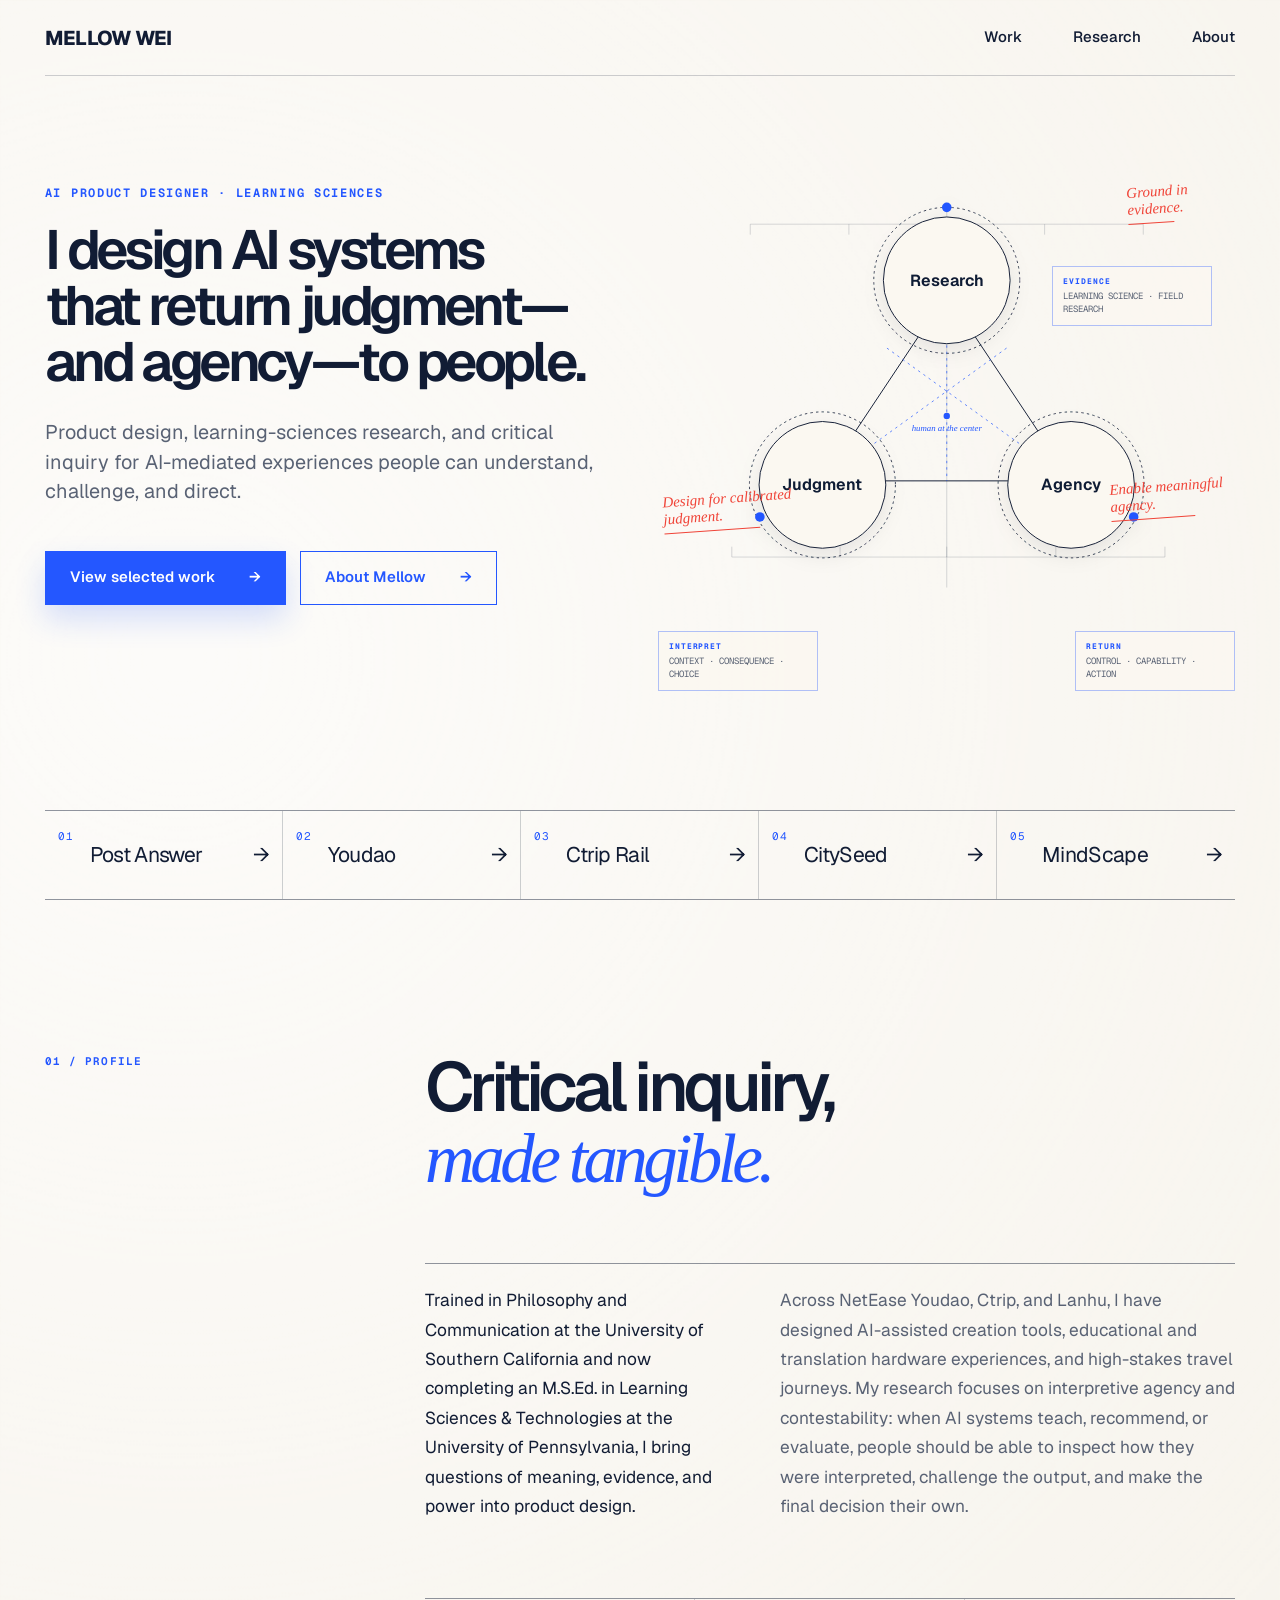
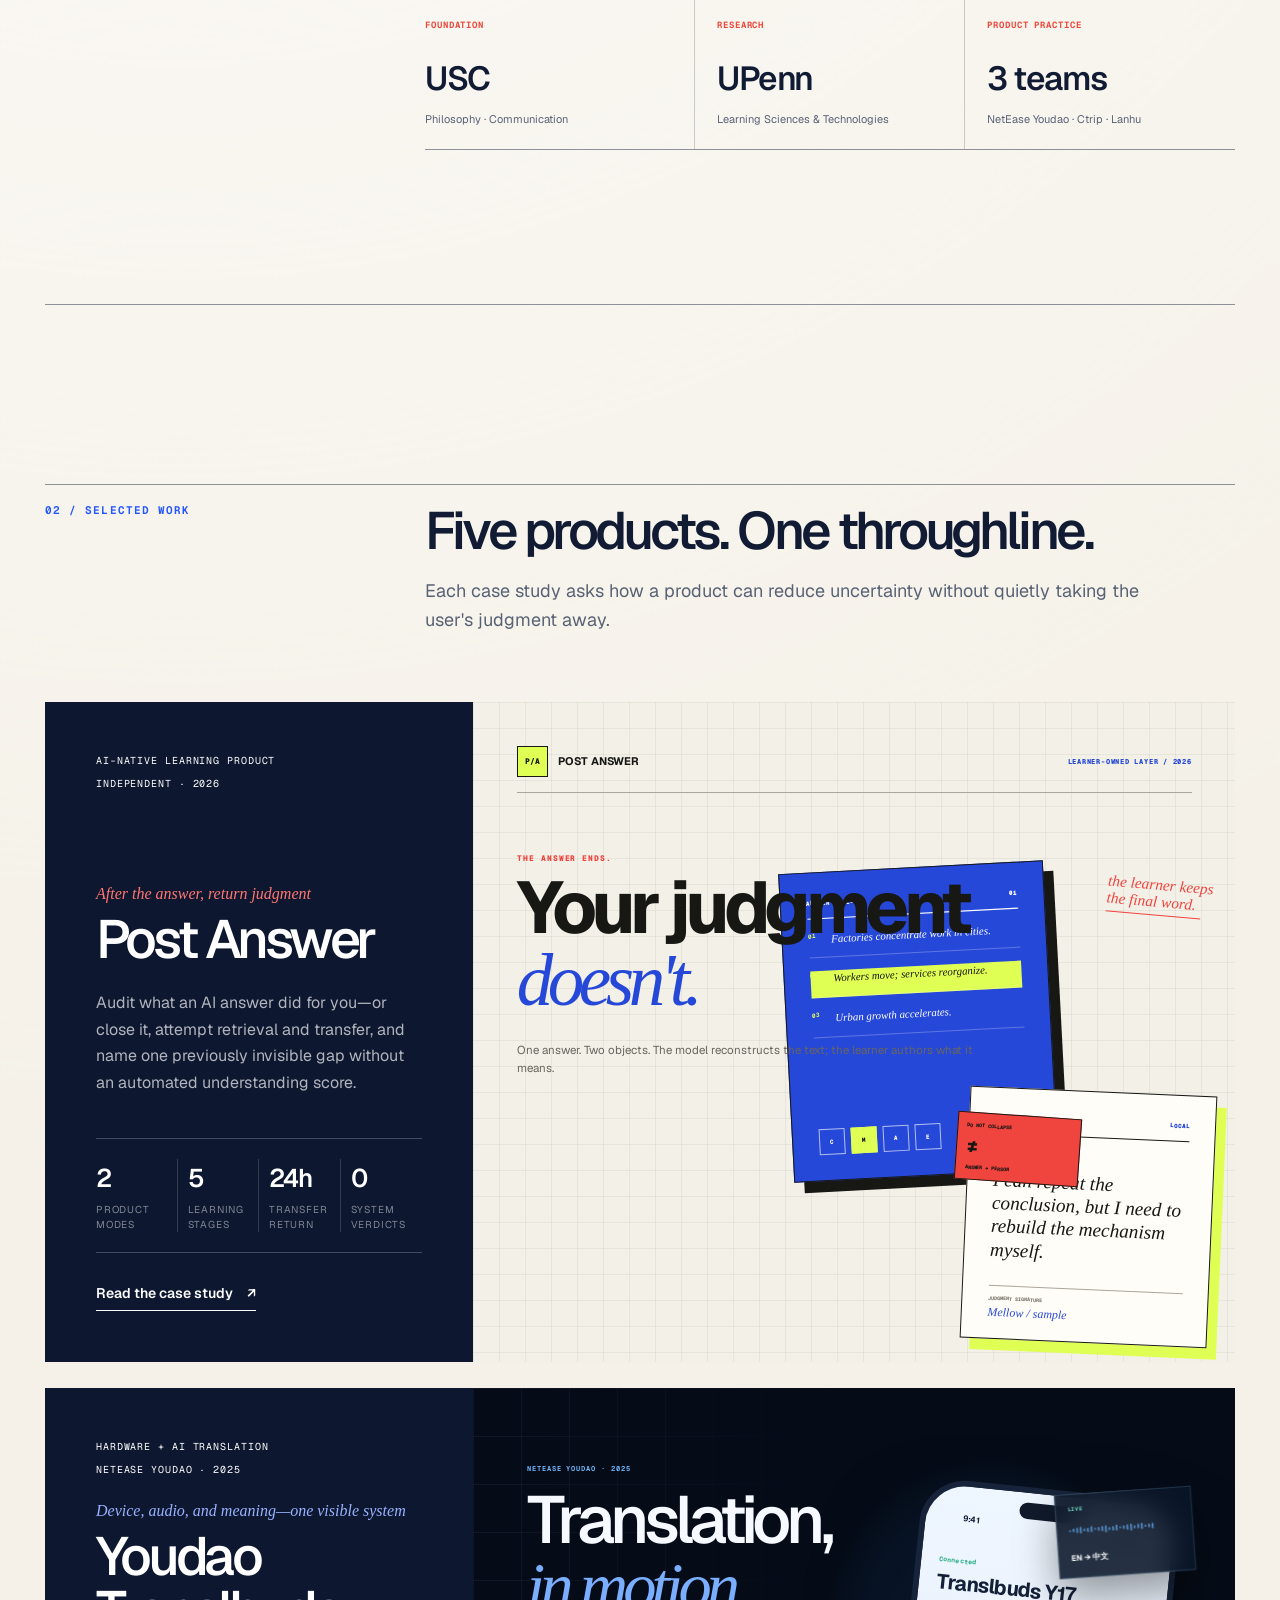
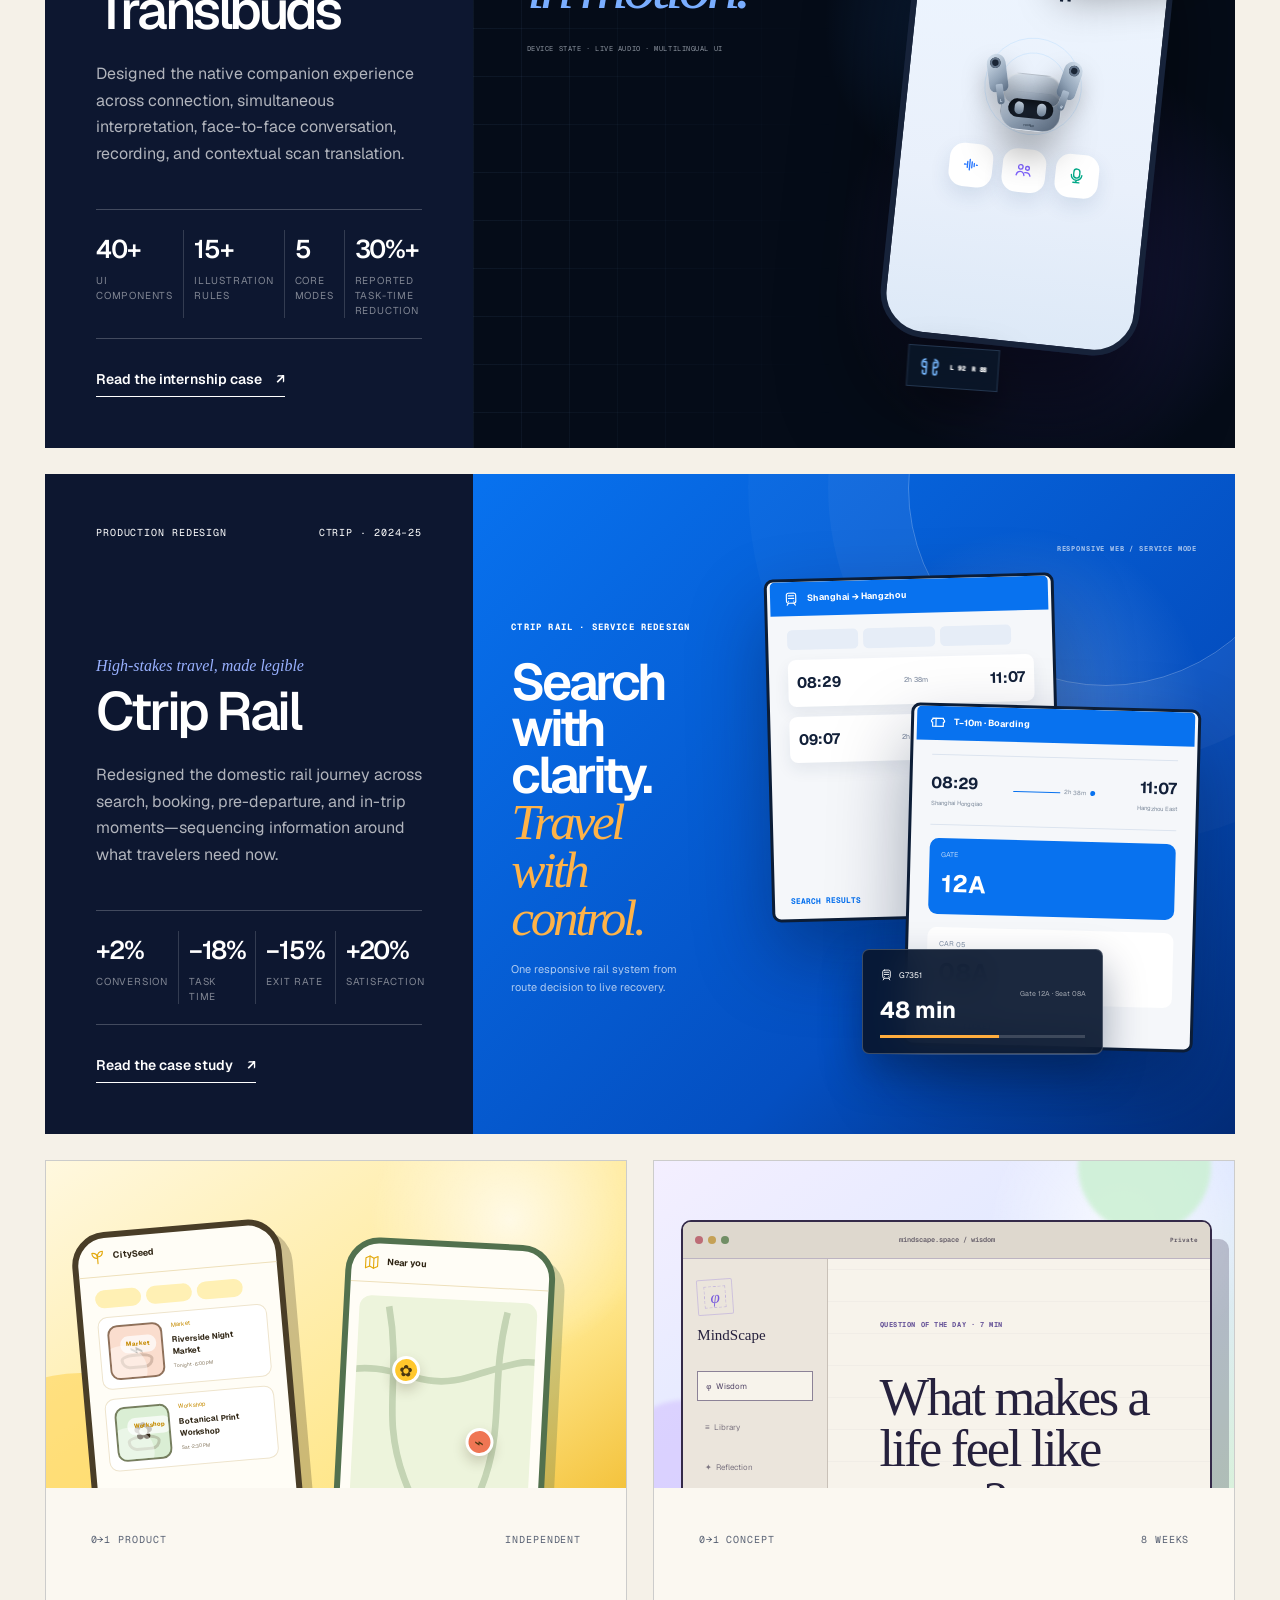
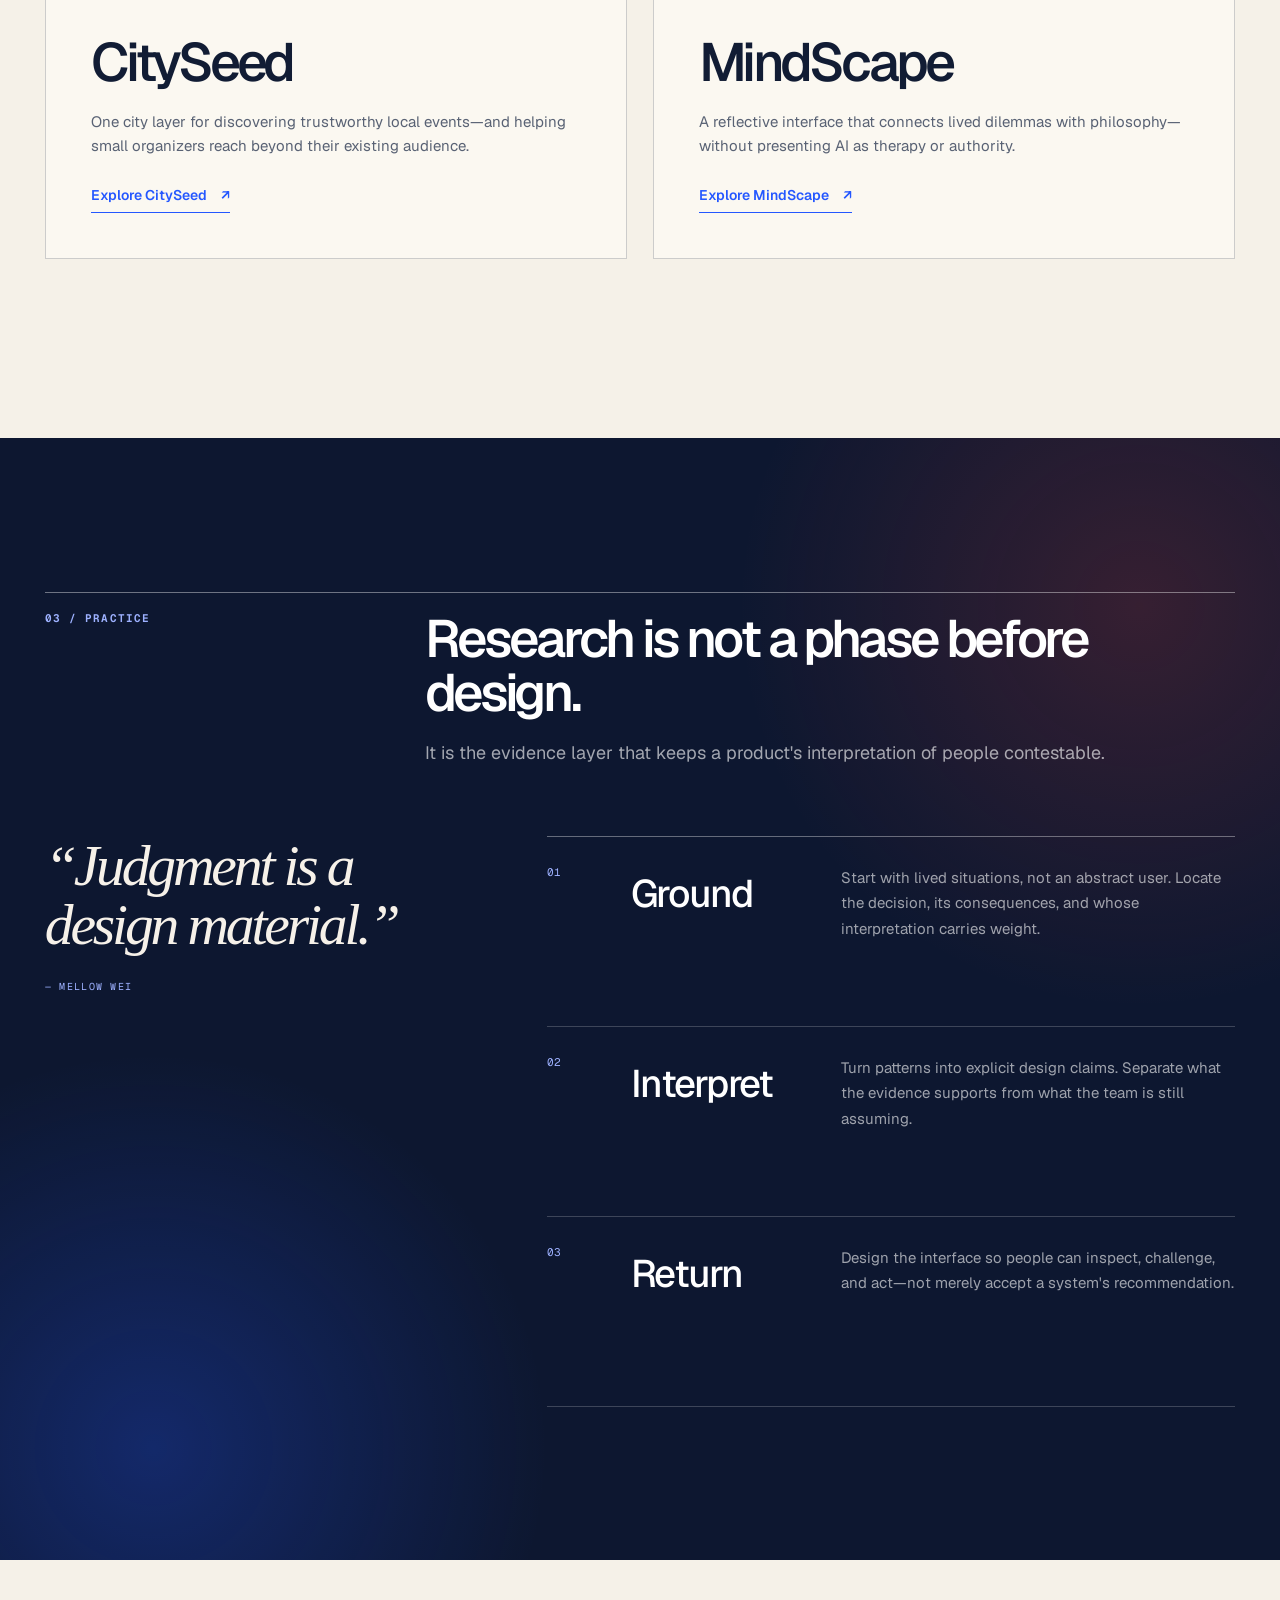
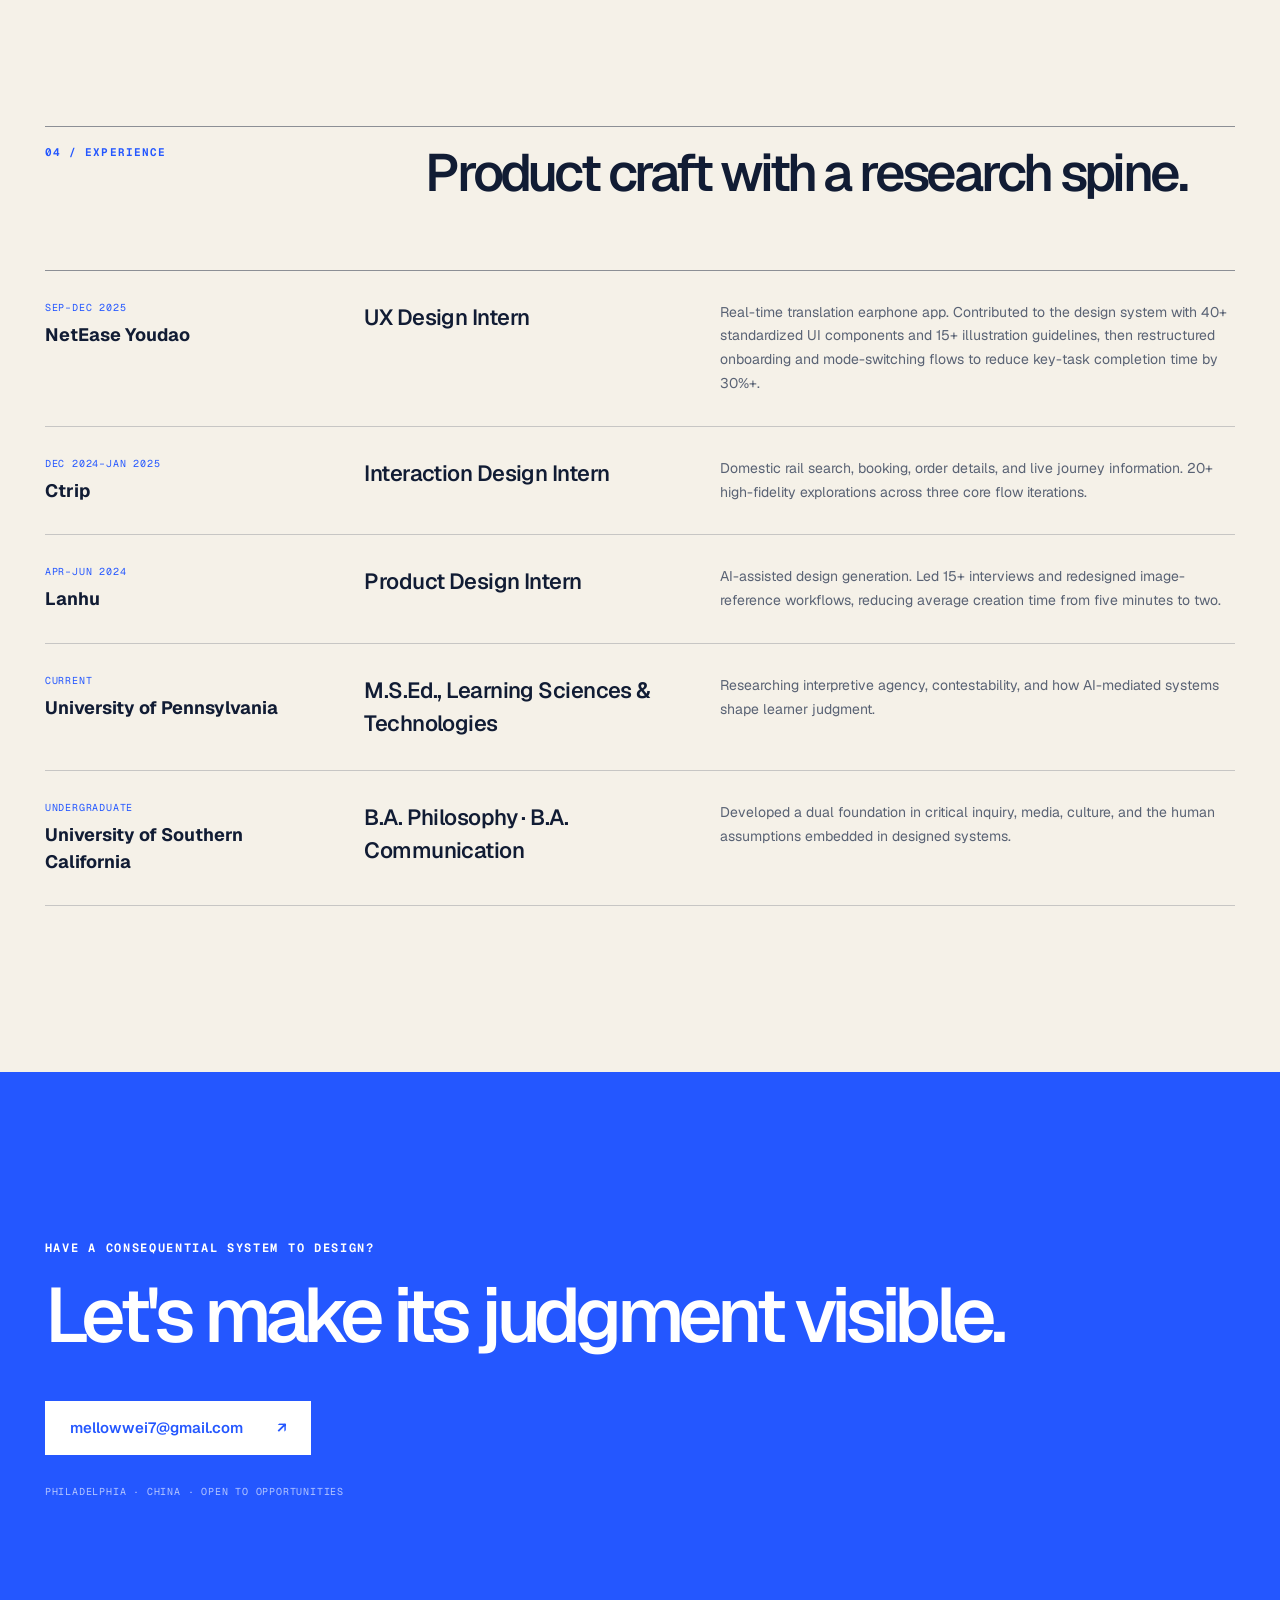
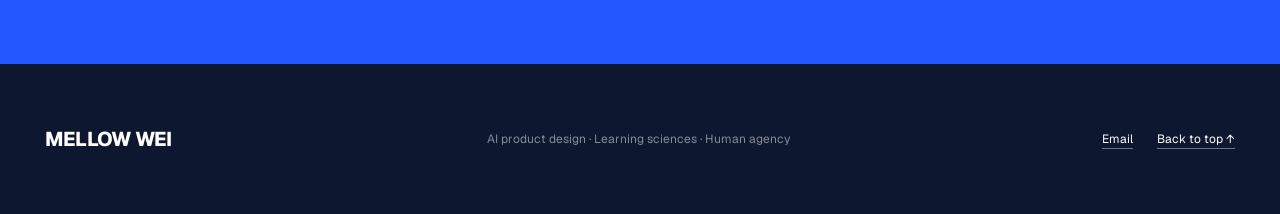
<file: index.html>
<!DOCTYPE html><!--lWze9vFVmE1qQr3mUl4wz--><html lang="en"><head><meta charSet="utf-8"/><meta name="viewport" content="width=device-width, initial-scale=1"/><link rel="preload" href="/_next/static/media/0b78ff376f6b9734-s.p.woff2" as="font" crossorigin="" type="font/woff2"/><link rel="preload" href="/_next/static/media/723e11e5093b8e80.p.woff2" as="font" crossorigin="" type="font/woff2"/><link rel="stylesheet" href="/_next/static/css/531c1fcb1e69d47b.css" data-precedence="next"/><link rel="stylesheet" href="/_next/static/css/dc9b115cf34fe89f.css" data-precedence="next"/><link rel="preload" as="script" fetchPriority="low" href="/_next/static/chunks/webpack-11e4e231e5c0f538.js"/><script src="/_next/static/chunks/4bd1b696-c023c6e3521b1417.js" async=""></script><script src="/_next/static/chunks/255-64e783496c90356a.js" async=""></script><script src="/_next/static/chunks/main-app-c84fde26fdc399ae.js" async=""></script><script src="/_next/static/chunks/619-ba102abea3e3d0e4.js" async=""></script><script src="/_next/static/chunks/625-fa65bca5b813463c.js" async=""></script><script src="/_next/static/chunks/761-0923e7a18d41f07c.js" async=""></script><script src="/_next/static/chunks/860-94421fa118ba8f25.js" async=""></script><script src="/_next/static/chunks/503-6348e77becf19d85.js" async=""></script><script src="/_next/static/chunks/app/page-27ad02669150d98c.js" async=""></script><meta name="next-size-adjust" content=""/><title>Mellow Wei — AI Product Designer</title><meta name="description" content="AI product design, research, and learning science for human agency in AI-mediated experiences."/><link rel="shortcut icon" href="/favicon.svg"/><link rel="icon" href="/favicon.svg"/><script src="/_next/static/chunks/polyfills-42372ed130431b0a.js" noModule=""></script></head><body class="__variable_8adcd2 __variable_46451f"><div hidden=""><!--$--><!--/$--></div><a class="skip-link" href="#main-content">Skip to content</a><header class="site-header"><a class="wordmark" aria-label="Mellow Wei home" href="/">Mellow Wei</a><nav aria-label="Primary navigation"><a href="/#work">Work</a><a href="/#research">Research</a><a href="/about/">About</a></nav></header><div id="main-content"><main><section class="home-hero section-frame" id="top"><div class="hero-copy"><p class="eyebrow blue">AI Product Designer · Learning Sciences</p><h1>I design AI systems that return judgment—and agency—to people.</h1><p class="hero-deck">Product design, learning-sciences research, and critical inquiry for AI-mediated experiences people can understand, challenge, and direct.</p><div class="hero-actions"><a class="button button-primary" href="#work">View selected work <span aria-hidden="true">→</span></a><a class="button button-secondary" href="/about/">About Mellow <span aria-hidden="true">→</span></a></div></div><div class="research-diagram" aria-label="Research, judgment, and agency form Mellow Wei&#x27;s design practice"><svg viewBox="0 0 720 590" role="img" aria-hidden="true"><defs><filter id="soft-shadow" x="-20%" y="-20%" width="140%" height="140%"><feDropShadow dx="0" dy="8" stdDeviation="12" flood-opacity="0.08"></feDropShadow></filter></defs><g class="diagram-axes"><path d="M360 68V548M92 510H632"></path><path d="M115 95H605M115 95V108M238 95V108M360 95V108M482 95V108M605 95V108"></path><path d="M92 510V497M227 510V497M360 510V497M496 510V497M632 510V497"></path></g><g class="diagram-connectors"><path d="M360 182L205 415L515 415Z"></path><path class="dash" d="M360 182V415M205 415L438 247M515 415L282 247"></path></g><g class="diagram-node" filter="url(#soft-shadow)"><circle cx="360" cy="165" r="79"></circle><circle class="node-orbit" cx="360" cy="165" r="91"></circle><text x="360" y="172" text-anchor="middle">Research</text><circle class="node-dot" cx="360" cy="74" r="6"></circle></g><g class="diagram-node" filter="url(#soft-shadow)"><circle cx="205" cy="420" r="79"></circle><circle class="node-orbit" cx="205" cy="420" r="91"></circle><text x="205" y="427" text-anchor="middle">Judgment</text><circle class="node-dot" cx="127" cy="460" r="6"></circle></g><g class="diagram-node" filter="url(#soft-shadow)"><circle cx="515" cy="420" r="79"></circle><circle class="node-orbit" cx="515" cy="420" r="91"></circle><text x="515" y="427" text-anchor="middle">Agency</text><circle class="node-dot" cx="593" cy="460" r="6"></circle></g><g class="diagram-center"><circle cx="360" cy="334" r="4"></circle><text x="360" y="353" text-anchor="middle">human at the center</text></g></svg><span class="evidence-chip chip-research"><b>Evidence</b> Learning science · Field research</span><span class="evidence-chip chip-judgment"><b>Interpret</b> Context · Consequence · Choice</span><span class="evidence-chip chip-agency"><b>Return</b> Control · Capability · Action</span><span class="diagram-note note-one">Ground in<br/>evidence.</span><span class="diagram-note note-two">Design for calibrated<br/>judgment.</span><span class="diagram-note note-three">Enable meaningful<br/>agency.</span></div><div class="project-index" aria-label="Selected project index"><a href="/work/post-answer/"><span class="project-number">01</span><span>Post Answer</span><span aria-hidden="true">→</span></a><a href="/work/netease-youdao/"><span class="project-number">02</span><span>Youdao</span><span aria-hidden="true">→</span></a><a href="/work/ctrip-rail/"><span class="project-number">03</span><span>Ctrip Rail</span><span aria-hidden="true">→</span></a><a href="/work/cityseed/"><span class="project-number">04</span><span>CitySeed</span><span aria-hidden="true">→</span></a><a href="/work/mindscape/"><span class="project-number">05</span><span>MindScape</span><span aria-hidden="true">→</span></a></div></section><section class="home-profile section-frame" aria-labelledby="home-profile-title"><p class="section-number">01 / Profile</p><div class="home-profile-copy"><h2 id="home-profile-title">Critical inquiry,<br/><em>made tangible.</em></h2><div class="home-profile-text"><p>Trained in Philosophy and Communication at the University of Southern California and now completing an M.S.Ed. in Learning Sciences &amp; Technologies at the University of Pennsylvania, I bring questions of meaning, evidence, and power into product design.</p><p>Across NetEase Youdao, Ctrip, and Lanhu, I have designed AI-assisted creation tools, educational and translation hardware experiences, and high-stakes travel journeys. My research focuses on interpretive agency and contestability: when AI systems teach, recommend, or evaluate, people should be able to inspect how they were interpreted, challenge the output, and make the final decision their own.</p></div><div class="home-profile-track" aria-label="Education and product experience summary"><article><span>Foundation</span><strong>USC</strong><p>Philosophy · Communication</p></article><article><span>Research</span><strong>UPenn</strong><p>Learning Sciences &amp; Technologies</p></article><article><span>Product practice</span><strong>3 teams</strong><p>NetEase Youdao · Ctrip · Lanhu</p></article></div></div></section><section class="work-section section-frame" id="work"><div class="section-heading"><p class="section-number">02 / Selected work</p><div><h2>Five products. One throughline.</h2><p>Each case study asks how a product can reduce uncertainty without quietly taking the user&#x27;s judgment away.</p></div></div><article class="featured-project postanswer-project"><div class="project-copy"><div class="project-meta"><span>AI-native learning product</span><span>Independent · 2026</span></div><p class="project-kicker">After the answer, return judgment</p><h3>Post Answer</h3><p>Audit what an AI answer did for you—or close it, attempt retrieval and transfer, and name one previously invisible gap without an automated understanding score.</p><div class="metric-row"><div><strong>2</strong><span>Product modes</span></div><div><strong>5</strong><span>Learning stages</span></div><div><strong>24h</strong><span>Transfer return</span></div><div><strong>0</strong><span>System verdicts</span></div></div><a class="text-link" href="/work/post-answer/">Read the case study <span aria-hidden="true">↗</span></a></div><a class="project-visual postanswer-home-visual" aria-label="Open Post Answer case study" href="/work/post-answer/"><div class="paxv-visual paxv-cover is-compact" role="img" aria-label="Post Answer separating an AI answer object from a learner-authored judgment slip"><header class="paxv-header"><div><span>P/A</span><strong>POST ANSWER</strong></div><p>LEARNER-OWNED LAYER / 2026</p></header><div class="paxv-cover-title"><span>THE ANSWER ENDS.</span><h2>Your judgment<br/><em>doesn&#x27;t.</em></h2><p>One answer. Two objects. The model reconstructs the text; the learner authors what it means.</p></div><div class="paxv-object-stage"><article class="paxv-answer-object"><header><span>ANSWER OBJECT</span><b>01</b></header><p><i>01</i>Factories concentrate work in cities.</p><p class="is-marked"><i>02</i>Workers move; services reorganize.</p><p><i>03</i>Urban growth accelerates.</p><footer><span>C</span><span class="active">M</span><span>A</span><span>E</span></footer></article><div class="paxv-transition"><span>DO NOT COLLAPSE</span><i>≠</i><b>ANSWER → PERSON</b></div><article class="paxv-learner-object"><header><span>LEARNER OBJECT</span><b>LOCAL</b></header><small>MY INTERPRETATION</small><blockquote>I can repeat the conclusion, but I need to rebuild the mechanism myself.</blockquote><footer><span>JUDGMENT SIGNATURE</span><i>Mellow / sample</i></footer></article><div class="paxv-red-note">the learner keeps<br/>the final word.<i></i></div></div></div></a></article><article class="featured-project youdao-project"><div class="project-copy"><div class="project-meta"><span>Hardware + AI translation</span><span>NetEase Youdao · 2025</span></div><p class="project-kicker">Device, audio, and meaning—one visible system</p><h3>Youdao Translbuds</h3><p>Designed the native companion experience across connection, simultaneous interpretation, face-to-face conversation, recording, and contextual scan translation.</p><div class="metric-row"><div><strong>40+</strong><span>UI components</span></div><div><strong>15+</strong><span>Illustration rules</span></div><div><strong>5</strong><span>Core modes</span></div><div><strong>30%+</strong><span>Reported task-time reduction</span></div></div><a class="text-link" href="/work/netease-youdao/">Read the internship case <span aria-hidden="true">↗</span></a></div><a class="project-visual youdao-home-visual" aria-label="Open NetEase Youdao case study" href="/work/netease-youdao/"><div class="ydp-cover is-compact"><div class="ydp-cover-grid"></div><div class="ydp-cover-copy"><span>NETEASE YOUDAO · 2025</span><h2>Translation,<br/><em>in motion.</em></h2><p>Device state · live audio · multilingual UI</p></div><div class="ydp-cover-device"><div class="ydp-cover-phone"><div class="ydp-status"><span>9:41</span><div><i></i><i></i><b>88</b></div></div><div class="ydp-cover-phone-top"><span>Connected</span><b>Translbuds Y17</b></div><div class="ydp-earbud-scene is-compact" aria-label="Connected translation earbuds with charging case"><div class="ydp-signal-ring ring-a"></div><div class="ydp-signal-ring ring-b"></div><div class="ydp-case"><div class="ydp-case-lid"></div><div class="ydp-case-well"><i></i><i></i></div><span>YOUDAO</span></div><div class="ydp-bud ydp-bud-left"><i></i><b>L</b></div><div class="ydp-bud ydp-bud-right"><i></i><b>R</b></div></div><div class="ydp-cover-modes"><i><svg class="ydp-icon" viewBox="0 0 24 24" aria-hidden="true"><path fill="none" stroke="currentColor" stroke-width="1.8" stroke-linecap="round" stroke-linejoin="round" d="M4 12h2m2-4v8m3-11v14m3-11v8m3-6v4m3-2h1"></path></svg></i><i><svg class="ydp-icon" viewBox="0 0 24 24" aria-hidden="true"><circle fill="none" stroke="currentColor" stroke-width="1.8" stroke-linecap="round" stroke-linejoin="round" cx="8" cy="8" r="3"></circle><circle fill="none" stroke="currentColor" stroke-width="1.8" stroke-linecap="round" stroke-linejoin="round" cx="17" cy="9" r="2.5"></circle><path fill="none" stroke="currentColor" stroke-width="1.8" stroke-linecap="round" stroke-linejoin="round" d="M2.8 19c.6-3.3 2.4-5 5.2-5s4.6 1.7 5.2 5M14 15c3.9-.8 6.3.6 7.2 4"></path></svg></i><i><svg class="ydp-icon" viewBox="0 0 24 24" aria-hidden="true"><rect fill="none" stroke="currentColor" stroke-width="1.8" stroke-linecap="round" stroke-linejoin="round" x="8" y="3" width="8" height="12" rx="4"></rect><path fill="none" stroke="currentColor" stroke-width="1.8" stroke-linecap="round" stroke-linejoin="round" d="M5 11a7 7 0 0 0 14 0M12 18v3m-4 0h8"></path></svg></i></div></div></div><div class="ydp-cover-card card-live"><span>LIVE</span><div class="ydp-waveform is-active" aria-hidden="true"><i style="--bar:20%;--delay:0s"></i><i style="--bar:39%;--delay:-0.09s"></i><i style="--bar:58%;--delay:-0.18s"></i><i style="--bar:77%;--delay:-0.27s"></i><i style="--bar:30%;--delay:-0.36s"></i><i style="--bar:49%;--delay:-0.44999999999999996s"></i><i style="--bar:68%;--delay:-0.54s"></i><i style="--bar:21%;--delay:-0.63s"></i><i style="--bar:40%;--delay:0s"></i><i style="--bar:59%;--delay:-0.09s"></i><i style="--bar:78%;--delay:-0.18s"></i><i style="--bar:31%;--delay:-0.27s"></i><i style="--bar:50%;--delay:-0.36s"></i><i style="--bar:69%;--delay:-0.44999999999999996s"></i><i style="--bar:22%;--delay:-0.54s"></i><i style="--bar:41%;--delay:-0.63s"></i><i style="--bar:60%;--delay:0s"></i><i style="--bar:79%;--delay:-0.09s"></i><i style="--bar:32%;--delay:-0.18s"></i><i style="--bar:51%;--delay:-0.27s"></i><i style="--bar:70%;--delay:-0.36s"></i><i style="--bar:23%;--delay:-0.44999999999999996s"></i><i style="--bar:42%;--delay:-0.54s"></i><i style="--bar:61%;--delay:-0.63s"></i></div><b>EN → 中文</b></div><div class="ydp-cover-card card-device"><svg class="ydp-icon" viewBox="0 0 24 24" aria-hidden="true"><path fill="none" stroke="currentColor" stroke-width="1.8" stroke-linecap="round" stroke-linejoin="round" d="M7 4a4 4 0 0 0-4 4v2a3 3 0 0 0 3 3h2V8a1 1 0 0 0-1-1H5M17 4a4 4 0 0 1 4 4v2a3 3 0 0 1-3 3h-2V8a1 1 0 0 1 1-1h2M8 12v7a2 2 0 0 1-4 0v-2M16 12v7a2 2 0 0 0 4 0v-2"></path></svg><span><b>L 92</b><b>R 88</b></span></div><div class="ydp-cover-card card-caption"><i></i> Interpreting in real time</div></div></a></article><article class="featured-project"><div class="project-copy"><div class="project-meta"><span>Production redesign</span><span>Ctrip · 2024–25</span></div><p class="project-kicker">High-stakes travel, made legible</p><h3>Ctrip Rail</h3><p>Redesigned the domestic rail journey across search, booking, pre-departure, and in-trip moments—sequencing information around what travelers need now.</p><div class="metric-row"><div><strong>+2%</strong><span>Conversion</span></div><div><strong>−18%</strong><span>Task time</span></div><div><strong>−15%</strong><span>Exit rate</span></div><div><strong>+20%</strong><span>Satisfaction</span></div></div><a class="text-link" href="/work/ctrip-rail/">Read the case study <span aria-hidden="true">↗</span></a></div><a class="project-visual" aria-label="Open Ctrip Rail case study" href="/work/ctrip-rail/"><div class="product-cover railp-cover is-compact" role="img" aria-label="Code-rendered Ctrip Rail dynamic ticket system"><div class="railp-cover-copy"><span>CTRIP RAIL · SERVICE REDESIGN</span><h2>Search with clarity.<br/><em>Travel with control.</em></h2><p>One responsive rail system from route decision to live recovery.</p></div><div class="railp-cover-stack" aria-hidden="true"><div class="railp-cover-phone is-results"><header><svg class="railp-icon" viewBox="0 0 24 24" aria-hidden="true"><rect x="5" y="3" width="14" height="15" rx="3"></rect><path d="M8 7h8M8 11h8M8 18l-2 3m10-3 2 3M8 15h.01M16 15h.01"></path></svg><span>Shanghai → Hangzhou</span></header><div class="railp-cover-filter"><i></i><i></i><i></i></div><article><strong>08:29</strong><span>2h 38m</span><strong>11:07</strong></article><article><strong>09:07</strong><span>2h 35m</span><strong>11:42</strong></article><b>Search results</b></div><div class="railp-cover-phone is-ticket"><header><svg class="railp-icon" viewBox="0 0 24 24" aria-hidden="true"><path d="M4 7a2 2 0 0 0 0 4v6h16v-6a2 2 0 0 0 0-4V5H4v2Z"></path><path d="M9 5v12"></path></svg><span>T−10m · Boarding</span></header><div class="railp-route-line is-compact"><div><strong>08:29</strong><span>Shanghai Hongqiao</span></div><div class="railp-route-track"><i></i><span>2h 38m</span><i></i></div><div><strong>11:07</strong><span>Hangzhou East</span></div></div><div class="railp-cover-gate"><span>GATE</span><strong>12A</strong></div><div class="railp-cover-seat"><span>CAR 05</span><strong>08A</strong></div><b>Dynamic ticket</b></div><div class="railp-cover-live"><span><svg class="railp-icon" viewBox="0 0 24 24" aria-hidden="true"><rect x="5" y="3" width="14" height="15" rx="3"></rect><path d="M8 7h8M8 11h8M8 18l-2 3m10-3 2 3M8 15h.01M16 15h.01"></path></svg> G7351</span><strong>48 min</strong><small>Gate 12A · Seat 08A</small><i></i></div></div></div></a></article><div class="project-grid"><article class="project-card"><a class="card-visual" aria-label="Open CitySeed case study" href="/work/cityseed/"><div class="product-cover seedp-cover is-compact" role="img" aria-label="Code-rendered CitySeed local discovery system"><div class="seedp-cover-copy"><span>CITYSEED · LOCAL DISCOVERY</span><h2>Find the plan.<br/><em>Grow the city layer.</em></h2><p>Intent, trustworthy detail, contribution, and continuity in one local loop.</p></div><div class="seedp-cover-collage" aria-hidden="true"><div class="seedp-cover-phone is-feed"><header><svg class="seedp-icon" viewBox="0 0 24 24" aria-hidden="true"><path d="M12 21V9"></path><path d="M12 13C7 13 4 10 4 5c5 0 8 3 8 8Zm0-2c0-5 3-8 8-8 0 5-3 8-8 8Z"></path></svg><b>CitySeed</b></header><div class="seedp-cover-chips"><i></i><i></i><i></i></div><article><div class="seedp-event-art seedp-coral is-compact" aria-hidden="true"><i></i><b>⌁</b><span>Market</span></div><div><span>Market</span><strong>Riverside Night Market</strong><small>Tonight · 6:00 PM</small></div></article><article><div class="seedp-event-art seedp-green is-compact" aria-hidden="true"><i></i><b>✿</b><span>Workshop</span></div><div><span>Workshop</span><strong>Botanical Print Workshop</strong><small>Sat · 2:30 PM</small></div></article></div><div class="seedp-cover-phone is-map"><header><svg class="seedp-icon" viewBox="0 0 24 24" aria-hidden="true"><path d="m3 6 6-3 6 3 6-3v15l-6 3-6-3-6 3V6Z"></path><path d="M9 3v15m6-12v15"></path></svg><b>Near you</b></header><div class="seedp-cover-map"><svg viewBox="0 0 240 330"><path d="M-20 70c73-20 103 24 171 0s76-31 120-19M40-20c22 95-4 146 32 230s63 79 69 150M200-20c-18 91 2 146-18 221s-58 100-50 159"></path></svg><i class="p1">✿</i><i class="p2">⌁</i><i class="p3">◫</i></div><b>8 events within 25 min</b></div><div class="seedp-cover-note"><svg class="seedp-icon" viewBox="0 0 24 24" aria-hidden="true"><path d="m12 3 1.7 5.3L19 10l-5.3 1.7L12 17l-1.7-5.3L5 10l5.3-1.7L12 3Z"></path><path d="m19 16 .7 2.3L22 19l-2.3.7L19 22l-.7-2.3L16 19l2.3-.7L19 16Z"></path></svg><span>WHY THIS FITS NOW</span><strong>Low planning · indoors after 8 · current availability</strong></div></div></div></a><div class="card-copy"><div class="project-meta"><span>0→1 product</span><span>Independent</span></div><h3>CitySeed</h3><p>One city layer for discovering trustworthy local events—and helping small organizers reach beyond their existing audience.</p><a class="text-link" href="/work/cityseed/">Explore CitySeed <span aria-hidden="true">↗</span></a></div></article><article class="project-card"><a class="card-visual" aria-label="Open MindScape case study" href="/work/mindscape/"><div class="product-cover mfp-cover is-compact" role="img" aria-label="Code-rendered MindScape philosophy and reflection web workspace"><div class="mfp-cover-copy"><span>MINDSCAPE · WEB READING ROOM</span><h2>Bring a question.<br/><em>Author the meaning.</em></h2><p>Philosophical lenses, guided inquiry, and a revisable reflection archive—without diagnosis.</p></div><div class="mfp-cover-system mfp-cover-web-system" aria-hidden="true"><div class="mfp-cover-browser"><header><span><i></i><i></i><i></i></span><strong>mindscape.space / wisdom</strong><b>Private</b></header><div class="mfp-cover-browser-body"><aside><span class="mfp-orbit" aria-hidden="true"><i></i><b>φ</b></span><strong>MindScape</strong><span class="on">φ  Wisdom</span><span>≡  Library</span><span>✦  Reflection</span><span>□  Archive</span></aside><main><span>QUESTION OF THE DAY · 7 MIN</span><h3>What makes a life feel like <em>yours</em>?</h3><p>Start from a lived situation, then compare more than one philosophical lens.</p><div class="mfp-cover-lenses"><b>A<br/><small>Practice</small></b><b>E<br/><small>Agency</small></b><b>B<br/><small>Freedom</small></b></div><blockquote>“I may be protecting an image of success rather than a value I chose.”</blockquote></main></div></div><div class="mfp-cover-margin-note"><span>REFLECTION TRACE</span><strong>A value I want to protect</strong><small>Revisable · private · no score</small></div></div></div></a><div class="card-copy"><div class="project-meta"><span>0→1 concept</span><span>8 weeks</span></div><h3>MindScape</h3><p>A reflective interface that connects lived dilemmas with philosophy—without presenting AI as therapy or authority.</p><a class="text-link" href="/work/mindscape/">Explore MindScape <span aria-hidden="true">↗</span></a></div></article></div></section><section class="practice-section" id="research"><div class="section-heading inverse-heading"><p class="section-number">03 / Practice</p><div><h2>Research is not a phase before design.</h2><p>It is the evidence layer that keeps a product&#x27;s interpretation of people contestable.</p></div></div><div class="practice-grid"><blockquote>“Judgment is a design material.”<span>— Mellow Wei</span></blockquote><div class="practice-steps"><article><span>01</span><h3>Ground</h3><p>Start with lived situations, not an abstract user. Locate the decision, its consequences, and whose interpretation carries weight.</p></article><article><span>02</span><h3>Interpret</h3><p>Turn patterns into explicit design claims. Separate what the evidence supports from what the team is still assuming.</p></article><article><span>03</span><h3>Return</h3><p>Design the interface so people can inspect, challenge, and act—not merely accept a system&#x27;s recommendation.</p></article></div></div></section><section class="experience-section section-frame" id="experience"><div class="section-heading compact-heading"><p class="section-number">04 / Experience</p><h2>Product craft with a research spine.</h2></div><div class="experience-list"><article><div><span>Sep–Dec 2025</span><strong>NetEase Youdao</strong></div><h3>UX Design Intern</h3><p>Real-time translation earphone app. Contributed to the design system with 40+ standardized UI components and 15+ illustration guidelines, then restructured onboarding and mode-switching flows to reduce key-task completion time by 30%+.</p></article><article><div><span>Dec 2024–Jan 2025</span><strong>Ctrip</strong></div><h3>Interaction Design Intern</h3><p>Domestic rail search, booking, order details, and live journey information. 20+ high-fidelity explorations across three core flow iterations.</p></article><article><div><span>Apr–Jun 2024</span><strong>Lanhu</strong></div><h3>Product Design Intern</h3><p>AI-assisted design generation. Led 15+ interviews and redesigned image-reference workflows, reducing average creation time from five minutes to two.</p></article><article><div><span>Current</span><strong>University of Pennsylvania</strong></div><h3>M.S.Ed., Learning Sciences &amp; Technologies</h3><p>Researching interpretive agency, contestability, and how AI-mediated systems shape learner judgment.</p></article><article><div><span>Undergraduate</span><strong>University of Southern California</strong></div><h3>B.A. Philosophy · B.A. Communication</h3><p>Developed a dual foundation in critical inquiry, media, culture, and the human assumptions embedded in designed systems.</p></article></div></section><section class="contact-section"><p class="eyebrow">Have a consequential system to design?</p><h2>Let&#x27;s make its judgment visible.</h2><a class="button button-light" href="mailto:mellowwei7@gmail.com">mellowwei7@gmail.com <span aria-hidden="true">↗</span></a><span class="contact-note">Philadelphia · China · Open to opportunities</span></section></main><!--$--><!--/$--></div><footer class="site-footer"><a class="wordmark" href="/">Mellow Wei</a><p>AI product design · Learning sciences · Human agency</p><div><a href="mailto:mellowwei7@gmail.com">Email</a><a href="#top">Back to top ↑</a></div></footer><script src="/_next/static/chunks/webpack-11e4e231e5c0f538.js" id="_R_" async=""></script><script>(self.__next_f=self.__next_f||[]).push([0])</script><script>self.__next_f.push([1,"1:\"$Sreact.fragment\"\n2:I[2619,[\"619\",\"static/chunks/619-ba102abea3e3d0e4.js\",\"625\",\"static/chunks/625-fa65bca5b813463c.js\",\"761\",\"static/chunks/761-0923e7a18d41f07c.js\",\"860\",\"static/chunks/860-94421fa118ba8f25.js\",\"503\",\"static/chunks/503-6348e77becf19d85.js\",\"974\",\"static/chunks/app/page-27ad02669150d98c.js\"],\"\"]\n3:I[9766,[],\"\"]\n4:I[8924,[],\"\"]\n17:I[7150,[],\"\"]\n:HL[\"/_next/static/media/0b78ff376f6b9734-s.p.woff2\",\"font\",{\"crossOrigin\":\"\",\"type\":\"font/woff2\"}]\n:HL[\"/_next/static/media/723e11e5093b8e80.p.woff2\",\"font\",{\"crossOrigin\":\"\",\"type\":\"font/woff2\"}]\n:HL[\"/_next/static/css/531c1fcb1e69d47b.css\",\"style\"]\n:HL[\"/_next/static/css/dc9b115cf34fe89f.css\",\"style\"]\n"])</script><script>self.__next_f.push([1,"0:{\"P\":null,\"b\":\"lWze9vFVmE1qQr3mUl4wz\",\"p\":\"\",\"c\":[\"\",\"\"],\"i\":false,\"f\":[[[\"\",{\"children\":[\"__PAGE__\",{}]},\"$undefined\",\"$undefined\",true],[\"\",[\"$\",\"$1\",\"c\",{\"children\":[[[\"$\",\"link\",\"0\",{\"rel\":\"stylesheet\",\"href\":\"/_next/static/css/531c1fcb1e69d47b.css\",\"precedence\":\"next\",\"crossOrigin\":\"$undefined\",\"nonce\":\"$undefined\"}],[\"$\",\"link\",\"1\",{\"rel\":\"stylesheet\",\"href\":\"/_next/static/css/dc9b115cf34fe89f.css\",\"precedence\":\"next\",\"crossOrigin\":\"$undefined\",\"nonce\":\"$undefined\"}]],[\"$\",\"html\",null,{\"lang\":\"en\",\"children\":[\"$\",\"body\",null,{\"className\":\"__variable_8adcd2 __variable_46451f\",\"children\":[[\"$\",\"a\",null,{\"className\":\"skip-link\",\"href\":\"#main-content\",\"children\":\"Skip to content\"}],[\"$\",\"header\",null,{\"className\":\"site-header\",\"children\":[[\"$\",\"$L2\",null,{\"className\":\"wordmark\",\"href\":\"/\",\"aria-label\":\"Mellow Wei home\",\"children\":\"Mellow Wei\"}],[\"$\",\"nav\",null,{\"aria-label\":\"Primary navigation\",\"children\":[[\"$\",\"$L2\",null,{\"href\":\"/#work\",\"children\":\"Work\"}],[\"$\",\"$L2\",null,{\"href\":\"/#research\",\"children\":\"Research\"}],[\"$\",\"$L2\",null,{\"href\":\"/about\",\"children\":\"About\"}]]}]]}],[\"$\",\"div\",null,{\"id\":\"main-content\",\"children\":[\"$\",\"$L3\",null,{\"parallelRouterKey\":\"children\",\"error\":\"$undefined\",\"errorStyles\":\"$undefined\",\"errorScripts\":\"$undefined\",\"template\":[\"$\",\"$L4\",null,{}],\"templateStyles\":\"$undefined\",\"templateScripts\":\"$undefined\",\"notFound\":[[[\"$\",\"title\",null,{\"children\":\"404: This page could not be found.\"}],[\"$\",\"div\",null,{\"style\":{\"fontFamily\":\"system-ui,\\\"Segoe UI\\\",Roboto,Helvetica,Arial,sans-serif,\\\"Apple Color Emoji\\\",\\\"Segoe UI Emoji\\\"\",\"height\":\"100vh\",\"textAlign\":\"center\",\"display\":\"flex\",\"flexDirection\":\"column\",\"alignItems\":\"center\",\"justifyContent\":\"center\"},\"children\":[\"$\",\"div\",null,{\"children\":[[\"$\",\"style\",null,{\"dangerouslySetInnerHTML\":{\"__html\":\"body{color:#000;background:#fff;margin:0}.next-error-h1{border-right:1px solid rgba(0,0,0,.3)}@media (prefers-color-scheme:dark){body{color:#fff;background:#000}.next-error-h1{border-right:1px solid rgba(255,255,255,.3)}}\"}}],[\"$\",\"h1\",null,{\"className\":\"next-error-h1\",\"style\":{\"display\":\"inline-block\",\"margin\":\"0 20px 0 0\",\"padding\":\"0 23px 0 0\",\"fontSize\":24,\"fontWeight\":500,\"verticalAlign\":\"top\",\"lineHeight\":\"49px\"},\"children\":404}],[\"$\",\"div\",null,{\"style\":{\"display\":\"inline-block\"},\"children\":[\"$\",\"h2\",null,{\"style\":{\"fontSize\":14,\"fontWeight\":400,\"lineHeight\":\"49px\",\"margin\":0},\"children\":\"This page could not be found.\"}]}]]}]}]],[]],\"forbidden\":\"$undefined\",\"unauthorized\":\"$undefined\"}]}],[\"$\",\"footer\",null,{\"className\":\"site-footer\",\"children\":[[\"$\",\"$L2\",null,{\"className\":\"wordmark\",\"href\":\"/\",\"children\":\"Mellow Wei\"}],[\"$\",\"p\",null,{\"children\":\"AI product design · Learning sciences · Human agency\"}],[\"$\",\"div\",null,{\"children\":[[\"$\",\"a\",null,{\"href\":\"mailto:mellowwei7@gmail.com\",\"children\":\"Email\"}],[\"$\",\"a\",null,{\"href\":\"#top\",\"children\":\"Back to top ↑\"}]]}]]}]]}]}]]}],{\"children\":[\"__PAGE__\",[\"$\",\"$1\",\"c\",{\"children\":[[\"$\",\"main\",null,{\"children\":[[\"$\",\"section\",null,{\"className\":\"home-hero section-frame\",\"id\":\"top\",\"children\":[[\"$\",\"div\",null,{\"className\":\"hero-copy\",\"children\":[[\"$\",\"p\",null,{\"className\":\"eyebrow blue\",\"children\":\"AI Product Designer · Learning Sciences\"}],[\"$\",\"h1\",null,{\"children\":\"I design AI systems that return judgment—and agency—to people.\"}],[\"$\",\"p\",null,{\"className\":\"hero-deck\",\"children\":\"Product design, learning-sciences research, and critical inquiry for AI-mediated experiences people can understand, challenge, and direct.\"}],[\"$\",\"div\",null,{\"className\":\"hero-actions\",\"children\":[[\"$\",\"$L2\",null,{\"className\":\"button button-primary\",\"href\":\"#work\",\"children\":[\"View selected work \",[\"$\",\"span\",null,{\"aria-hidden\":\"true\",\"children\":\"→\"}]]}],[\"$\",\"$L2\",null,{\"className\":\"button button-secondary\",\"href\":\"/about\",\"children\":[\"About Mellow \",[\"$\",\"span\",null,{\"aria-hidden\":\"true\",\"children\":\"→\"}]]}]]}]]}],[\"$\",\"div\",null,{\"className\":\"research-diagram\",\"aria-label\":\"Research, judgment, and agency form Mellow Wei's design practice\",\"children\":[[\"$\",\"svg\",null,{\"viewBox\":\"0 0 720 590\",\"role\":\"img\",\"aria-hidden\":\"true\",\"children\":[[\"$\",\"defs\",null,{\"children\":[\"$\",\"filter\",null,{\"id\":\"soft-shadow\",\"x\":\"-20%\",\"y\":\"-20%\",\"width\":\"140%\",\"height\":\"140%\",\"children\":[\"$\",\"feDropShadow\",null,{\"dx\":\"0\",\"dy\":\"8\",\"stdDeviation\":\"12\",\"floodOpacity\":\"0.08\"}]}]}],[\"$\",\"g\",null,{\"className\":\"diagram-axes\",\"children\":[[\"$\",\"path\",null,{\"d\":\"M360 68V548M92 510H632\"}],[\"$\",\"path\",null,{\"d\":\"M115 95H605M115 95V108M238 95V108M360 95V108M482 95V108M605 95V108\"}],[\"$\",\"path\",null,{\"d\":\"M92 510V497M227 510V497M360 510V497M496 510V497M632 510V497\"}]]}],[\"$\",\"g\",null,{\"className\":\"diagram-connectors\",\"children\":[[\"$\",\"path\",null,{\"d\":\"M360 182L205 415L515 415Z\"}],[\"$\",\"path\",null,{\"className\":\"dash\",\"d\":\"M360 182V415M205 415L438 247M515 415L282 247\"}]]}],\"$L5\",\"$L6\",\"$L7\",\"$L8\"]}],\"$L9\",\"$La\",\"$Lb\",\"$Lc\",\"$Ld\",\"$Le\"]}],\"$Lf\"]}],\"$L10\",\"$L11\",\"$L12\",\"$L13\",\"$L14\"]}],null,\"$L15\"]}],{},null,false]},null,false],\"$L16\",false]],\"m\":\"$undefined\",\"G\":[\"$17\",[]],\"s\":false,\"S\":true}\n"])</script><script>self.__next_f.push([1,"1e:I[4431,[],\"OutletBoundary\"]\n20:I[5278,[],\"AsyncMetadataOutlet\"]\n22:I[4431,[],\"ViewportBoundary\"]\n24:I[4431,[],\"MetadataBoundary\"]\n25:\"$Sreact.suspense\"\n5:[\"$\",\"g\",null,{\"className\":\"diagram-node\",\"filter\":\"url(#soft-shadow)\",\"children\":[[\"$\",\"circle\",null,{\"cx\":\"360\",\"cy\":\"165\",\"r\":\"79\"}],[\"$\",\"circle\",null,{\"className\":\"node-orbit\",\"cx\":\"360\",\"cy\":\"165\",\"r\":\"91\"}],[\"$\",\"text\",null,{\"x\":\"360\",\"y\":\"172\",\"textAnchor\":\"middle\",\"children\":\"Research\"}],[\"$\",\"circle\",null,{\"className\":\"node-dot\",\"cx\":\"360\",\"cy\":\"74\",\"r\":\"6\"}]]}]\n6:[\"$\",\"g\",null,{\"className\":\"diagram-node\",\"filter\":\"url(#soft-shadow)\",\"children\":[[\"$\",\"circle\",null,{\"cx\":\"205\",\"cy\":\"420\",\"r\":\"79\"}],[\"$\",\"circle\",null,{\"className\":\"node-orbit\",\"cx\":\"205\",\"cy\":\"420\",\"r\":\"91\"}],[\"$\",\"text\",null,{\"x\":\"205\",\"y\":\"427\",\"textAnchor\":\"middle\",\"children\":\"Judgment\"}],[\"$\",\"circle\",null,{\"className\":\"node-dot\",\"cx\":\"127\",\"cy\":\"460\",\"r\":\"6\"}]]}]\n7:[\"$\",\"g\",null,{\"className\":\"diagram-node\",\"filter\":\"url(#soft-shadow)\",\"children\":[[\"$\",\"circle\",null,{\"cx\":\"515\",\"cy\":\"420\",\"r\":\"79\"}],[\"$\",\"circle\",null,{\"className\":\"node-orbit\",\"cx\":\"515\",\"cy\":\"420\",\"r\":\"91\"}],[\"$\",\"text\",null,{\"x\":\"515\",\"y\":\"427\",\"textAnchor\":\"middle\",\"children\":\"Agency\"}],[\"$\",\"circle\",null,{\"className\":\"node-dot\",\"cx\":\"593\",\"cy\":\"460\",\"r\":\"6\"}]]}]\n8:[\"$\",\"g\",null,{\"className\":\"diagram-center\",\"children\":[[\"$\",\"circle\",null,{\"cx\":\"360\",\"cy\":\"334\",\"r\":\"4\"}],[\"$\",\"text\",null,{\"x\":\"360\",\"y\":\"353\",\"textAnchor\":\"middle\",\"children\":\"human at the center\"}]]}]\n9:[\"$\",\"span\",null,{\"className\":\"evidence-chip chip-research\",\"children\":[[\"$\",\"b\",null,{\"children\":\"Evidence\"}],\" Learning science · Field research\"]}]\na:[\"$\",\"span\",null,{\"className\":\"evidence-chip chip-judgment\",\"children\":[[\"$\",\"b\",null,{\"children\":\"Interpret\"}],\" Context · Consequence · Choice\"]}]\nb:[\"$\",\"span\",null,{\"className\":\"evidence-chip chip-agency\",\"children\":[[\"$\",\"b\",null,{\"children\":\"Return\"}],\" Control · Capability · Action\"]}]\nc:[\"$\",\"span\",null,{\"className\":\"diagram-note note-one\",\"children\":[\"Ground in\",[\"$\",\"br\",null,{}],\""])</script><script>self.__next_f.push([1,"evidence.\"]}]\nd:[\"$\",\"span\",null,{\"className\":\"diagram-note note-two\",\"children\":[\"Design for calibrated\",[\"$\",\"br\",null,{}],\"judgment.\"]}]\ne:[\"$\",\"span\",null,{\"className\":\"diagram-note note-three\",\"children\":[\"Enable meaningful\",[\"$\",\"br\",null,{}],\"agency.\"]}]\n"])</script><script>self.__next_f.push([1,"f:[\"$\",\"div\",null,{\"className\":\"project-index\",\"aria-label\":\"Selected project index\",\"children\":[[\"$\",\"$L2\",\"01\",{\"href\":\"/work/post-answer\",\"children\":[[\"$\",\"span\",null,{\"className\":\"project-number\",\"children\":\"01\"}],[\"$\",\"span\",null,{\"children\":\"Post Answer\"}],[\"$\",\"span\",null,{\"aria-hidden\":\"true\",\"children\":\"→\"}]]}],[\"$\",\"$L2\",\"02\",{\"href\":\"/work/netease-youdao\",\"children\":[[\"$\",\"span\",null,{\"className\":\"project-number\",\"children\":\"02\"}],[\"$\",\"span\",null,{\"children\":\"Youdao\"}],[\"$\",\"span\",null,{\"aria-hidden\":\"true\",\"children\":\"→\"}]]}],[\"$\",\"$L2\",\"03\",{\"href\":\"/work/ctrip-rail\",\"children\":[[\"$\",\"span\",null,{\"className\":\"project-number\",\"children\":\"03\"}],[\"$\",\"span\",null,{\"children\":\"Ctrip Rail\"}],[\"$\",\"span\",null,{\"aria-hidden\":\"true\",\"children\":\"→\"}]]}],[\"$\",\"$L2\",\"04\",{\"href\":\"/work/cityseed\",\"children\":[[\"$\",\"span\",null,{\"className\":\"project-number\",\"children\":\"04\"}],[\"$\",\"span\",null,{\"children\":\"CitySeed\"}],[\"$\",\"span\",null,{\"aria-hidden\":\"true\",\"children\":\"→\"}]]}],[\"$\",\"$L2\",\"05\",{\"href\":\"/work/mindscape\",\"children\":[[\"$\",\"span\",null,{\"className\":\"project-number\",\"children\":\"05\"}],[\"$\",\"span\",null,{\"children\":\"MindScape\"}],[\"$\",\"span\",null,{\"aria-hidden\":\"true\",\"children\":\"→\"}]]}]]}]\n"])</script><script>self.__next_f.push([1,"10:[\"$\",\"section\",null,{\"className\":\"home-profile section-frame\",\"aria-labelledby\":\"home-profile-title\",\"children\":[[\"$\",\"p\",null,{\"className\":\"section-number\",\"children\":\"01 / Profile\"}],[\"$\",\"div\",null,{\"className\":\"home-profile-copy\",\"children\":[[\"$\",\"h2\",null,{\"id\":\"home-profile-title\",\"children\":[\"Critical inquiry,\",[\"$\",\"br\",null,{}],[\"$\",\"em\",null,{\"children\":\"made tangible.\"}]]}],[\"$\",\"div\",null,{\"className\":\"home-profile-text\",\"children\":[[\"$\",\"p\",null,{\"children\":\"Trained in Philosophy and Communication at the University of Southern California and now completing an M.S.Ed. in Learning Sciences \u0026 Technologies at the University of Pennsylvania, I bring questions of meaning, evidence, and power into product design.\"}],[\"$\",\"p\",null,{\"children\":\"Across NetEase Youdao, Ctrip, and Lanhu, I have designed AI-assisted creation tools, educational and translation hardware experiences, and high-stakes travel journeys. My research focuses on interpretive agency and contestability: when AI systems teach, recommend, or evaluate, people should be able to inspect how they were interpreted, challenge the output, and make the final decision their own.\"}]]}],[\"$\",\"div\",null,{\"className\":\"home-profile-track\",\"aria-label\":\"Education and product experience summary\",\"children\":[[\"$\",\"article\",null,{\"children\":[[\"$\",\"span\",null,{\"children\":\"Foundation\"}],[\"$\",\"strong\",null,{\"children\":\"USC\"}],[\"$\",\"p\",null,{\"children\":\"Philosophy · Communication\"}]]}],[\"$\",\"article\",null,{\"children\":[[\"$\",\"span\",null,{\"children\":\"Research\"}],[\"$\",\"strong\",null,{\"children\":\"UPenn\"}],[\"$\",\"p\",null,{\"children\":\"Learning Sciences \u0026 Technologies\"}]]}],[\"$\",\"article\",null,{\"children\":[[\"$\",\"span\",null,{\"children\":\"Product practice\"}],[\"$\",\"strong\",null,{\"children\":\"3 teams\"}],[\"$\",\"p\",null,{\"children\":\"NetEase Youdao · Ctrip · Lanhu\"}]]}]]}]]}]]}]\n"])</script><script>self.__next_f.push([1,"11:[\"$\",\"section\",null,{\"className\":\"work-section section-frame\",\"id\":\"work\",\"children\":[[\"$\",\"div\",null,{\"className\":\"section-heading\",\"children\":[[\"$\",\"p\",null,{\"className\":\"section-number\",\"children\":\"02 / Selected work\"}],[\"$\",\"div\",null,{\"children\":[[\"$\",\"h2\",null,{\"children\":\"Five products. One throughline.\"}],[\"$\",\"p\",null,{\"children\":\"Each case study asks how a product can reduce uncertainty without quietly taking the user's judgment away.\"}]]}]]}],[\"$\",\"article\",null,{\"className\":\"featured-project postanswer-project\",\"children\":[[\"$\",\"div\",null,{\"className\":\"project-copy\",\"children\":[[\"$\",\"div\",null,{\"className\":\"project-meta\",\"children\":[[\"$\",\"span\",null,{\"children\":\"AI-native learning product\"}],[\"$\",\"span\",null,{\"children\":\"Independent · 2026\"}]]}],[\"$\",\"p\",null,{\"className\":\"project-kicker\",\"children\":\"After the answer, return judgment\"}],[\"$\",\"h3\",null,{\"children\":\"Post Answer\"}],[\"$\",\"p\",null,{\"children\":\"Audit what an AI answer did for you—or close it, attempt retrieval and transfer, and name one previously invisible gap without an automated understanding score.\"}],[\"$\",\"div\",null,{\"className\":\"metric-row\",\"children\":[[\"$\",\"div\",null,{\"children\":[[\"$\",\"strong\",null,{\"children\":\"2\"}],[\"$\",\"span\",null,{\"children\":\"Product modes\"}]]}],[\"$\",\"div\",null,{\"children\":[[\"$\",\"strong\",null,{\"children\":\"5\"}],[\"$\",\"span\",null,{\"children\":\"Learning stages\"}]]}],[\"$\",\"div\",null,{\"children\":[[\"$\",\"strong\",null,{\"children\":\"24h\"}],[\"$\",\"span\",null,{\"children\":\"Transfer return\"}]]}],[\"$\",\"div\",null,{\"children\":[[\"$\",\"strong\",null,{\"children\":\"0\"}],[\"$\",\"span\",null,{\"children\":\"System verdicts\"}]]}]]}],[\"$\",\"$L2\",null,{\"className\":\"text-link\",\"href\":\"/work/post-answer\",\"children\":[\"Read the case study \",[\"$\",\"span\",null,{\"aria-hidden\":\"true\",\"children\":\"↗\"}]]}]]}],[\"$\",\"$L2\",null,{\"className\":\"project-visual postanswer-home-visual\",\"href\":\"/work/post-answer\",\"aria-label\":\"Open Post Answer case study\",\"children\":[\"$\",\"div\",null,{\"className\":\"paxv-visual paxv-cover is-compact\",\"role\":\"img\",\"aria-label\":\"Post Answer separating an AI answer object from a learner-authored judgment slip\",\"children\":[[\"$\",\"header\",null,{\"className\":\"paxv-header\",\"children\":[[\"$\",\"div\",null,{\"children\":[[\"$\",\"span\",null,{\"children\":\"P/A\"}],[\"$\",\"strong\",null,{\"children\":\"POST ANSWER\"}]]}],[\"$\",\"p\",null,{\"children\":\"LEARNER-OWNED LAYER / 2026\"}]]}],[\"$\",\"div\",null,{\"className\":\"paxv-cover-title\",\"children\":[[\"$\",\"span\",null,{\"children\":\"THE ANSWER ENDS.\"}],[\"$\",\"h2\",null,{\"children\":[\"Your judgment\",[\"$\",\"br\",null,{}],[\"$\",\"em\",null,{\"children\":\"doesn't.\"}]]}],[\"$\",\"p\",null,{\"children\":\"One answer. Two objects. The model reconstructs the text; the learner authors what it means.\"}]]}],[\"$\",\"div\",null,{\"className\":\"paxv-object-stage\",\"children\":[[\"$\",\"article\",null,{\"className\":\"paxv-answer-object\",\"children\":[[\"$\",\"header\",null,{\"children\":[[\"$\",\"span\",null,{\"children\":\"ANSWER OBJECT\"}],[\"$\",\"b\",null,{\"children\":\"01\"}]]}],[\"$\",\"p\",null,{\"children\":[[\"$\",\"i\",null,{\"children\":\"01\"}],\"Factories concentrate work in cities.\"]}],[\"$\",\"p\",null,{\"className\":\"is-marked\",\"children\":[[\"$\",\"i\",null,{\"children\":\"02\"}],\"Workers move; services reorganize.\"]}],[\"$\",\"p\",null,{\"children\":[[\"$\",\"i\",null,{\"children\":\"03\"}],\"Urban growth accelerates.\"]}],[\"$\",\"footer\",null,{\"children\":[[\"$\",\"span\",null,{\"children\":\"C\"}],[\"$\",\"span\",null,{\"className\":\"active\",\"children\":\"M\"}],[\"$\",\"span\",null,{\"children\":\"A\"}],[\"$\",\"span\",null,{\"children\":\"E\"}]]}]]}],[\"$\",\"div\",null,{\"className\":\"paxv-transition\",\"children\":[[\"$\",\"span\",null,{\"children\":\"DO NOT COLLAPSE\"}],[\"$\",\"i\",null,{\"children\":\"≠\"}],[\"$\",\"b\",null,{\"children\":\"ANSWER → PERSON\"}]]}],[\"$\",\"article\",null,{\"className\":\"paxv-learner-object\",\"children\":[[\"$\",\"header\",null,{\"children\":[[\"$\",\"span\",null,{\"children\":\"LEARNER OBJECT\"}],[\"$\",\"b\",null,{\"children\":\"LOCAL\"}]]}],[\"$\",\"small\",null,{\"children\":\"MY INTERPRETATION\"}],[\"$\",\"blockquote\",null,{\"children\":\"I can repeat the conclusion, but I need to rebuild the mechanism myself.\"}],[\"$\",\"footer\",null,{\"children\":[[\"$\",\"span\",null,{\"children\":\"JUDGMENT SIGNATURE\"}],[\"$\",\"i\",null,{\"children\":\"Mellow / sample\"}]]}]]}],[\"$\",\"div\",null,{\"className\":\"paxv-red-note\",\"children\":[\"the learner keeps\",[\"$\",\"br\",null,{}],\"the final word.\",[\"$\",\"i\",null,{}]]}]]}]]}]}]]}],[\"$\",\"article\",null,{\"className\":\"featured-project youdao-project\",\"children\":[[\"$\",\"div\",null,{\"className\":\"project-copy\",\"children\":[[\"$\",\"div\",null,{\"className\":\"project-meta\",\"children\":[[\"$\",\"span\",null,{\"children\":\"Hardware + AI translation\"}],[\"$\",\"span\",null,{\"children\":\"NetEase Youdao · 2025\"}]]}],[\"$\",\"p\",null,{\"className\":\"project-kicker\",\"children\":\"Device, audio, and meaning—one visible system\"}],[\"$\",\"h3\",null,{\"children\":\"Youdao Translbuds\"}],\"$L18\",\"$L19\",\"$L1a\"]}],\"$L1b\"]}],\"$L1c\",\"$L1d\"]}]\n"])</script><script>self.__next_f.push([1,"12:[\"$\",\"section\",null,{\"className\":\"practice-section\",\"id\":\"research\",\"children\":[[\"$\",\"div\",null,{\"className\":\"section-heading inverse-heading\",\"children\":[[\"$\",\"p\",null,{\"className\":\"section-number\",\"children\":\"03 / Practice\"}],[\"$\",\"div\",null,{\"children\":[[\"$\",\"h2\",null,{\"children\":\"Research is not a phase before design.\"}],[\"$\",\"p\",null,{\"children\":\"It is the evidence layer that keeps a product's interpretation of people contestable.\"}]]}]]}],[\"$\",\"div\",null,{\"className\":\"practice-grid\",\"children\":[[\"$\",\"blockquote\",null,{\"children\":[\"“Judgment is a design material.”\",[\"$\",\"span\",null,{\"children\":\"— Mellow Wei\"}]]}],[\"$\",\"div\",null,{\"className\":\"practice-steps\",\"children\":[[\"$\",\"article\",null,{\"children\":[[\"$\",\"span\",null,{\"children\":\"01\"}],[\"$\",\"h3\",null,{\"children\":\"Ground\"}],[\"$\",\"p\",null,{\"children\":\"Start with lived situations, not an abstract user. Locate the decision, its consequences, and whose interpretation carries weight.\"}]]}],[\"$\",\"article\",null,{\"children\":[[\"$\",\"span\",null,{\"children\":\"02\"}],[\"$\",\"h3\",null,{\"children\":\"Interpret\"}],[\"$\",\"p\",null,{\"children\":\"Turn patterns into explicit design claims. Separate what the evidence supports from what the team is still assuming.\"}]]}],[\"$\",\"article\",null,{\"children\":[[\"$\",\"span\",null,{\"children\":\"03\"}],[\"$\",\"h3\",null,{\"children\":\"Return\"}],[\"$\",\"p\",null,{\"children\":\"Design the interface so people can inspect, challenge, and act—not merely accept a system's recommendation.\"}]]}]]}]]}]]}]\n"])</script><script>self.__next_f.push([1,"13:[\"$\",\"section\",null,{\"className\":\"experience-section section-frame\",\"id\":\"experience\",\"children\":[[\"$\",\"div\",null,{\"className\":\"section-heading compact-heading\",\"children\":[[\"$\",\"p\",null,{\"className\":\"section-number\",\"children\":\"04 / Experience\"}],[\"$\",\"h2\",null,{\"children\":\"Product craft with a research spine.\"}]]}],[\"$\",\"div\",null,{\"className\":\"experience-list\",\"children\":[[\"$\",\"article\",null,{\"children\":[[\"$\",\"div\",null,{\"children\":[[\"$\",\"span\",null,{\"children\":\"Sep–Dec 2025\"}],[\"$\",\"strong\",null,{\"children\":\"NetEase Youdao\"}]]}],[\"$\",\"h3\",null,{\"children\":\"UX Design Intern\"}],[\"$\",\"p\",null,{\"children\":\"Real-time translation earphone app. Contributed to the design system with 40+ standardized UI components and 15+ illustration guidelines, then restructured onboarding and mode-switching flows to reduce key-task completion time by 30%+.\"}]]}],[\"$\",\"article\",null,{\"children\":[[\"$\",\"div\",null,{\"children\":[[\"$\",\"span\",null,{\"children\":\"Dec 2024–Jan 2025\"}],[\"$\",\"strong\",null,{\"children\":\"Ctrip\"}]]}],[\"$\",\"h3\",null,{\"children\":\"Interaction Design Intern\"}],[\"$\",\"p\",null,{\"children\":\"Domestic rail search, booking, order details, and live journey information. 20+ high-fidelity explorations across three core flow iterations.\"}]]}],[\"$\",\"article\",null,{\"children\":[[\"$\",\"div\",null,{\"children\":[[\"$\",\"span\",null,{\"children\":\"Apr–Jun 2024\"}],[\"$\",\"strong\",null,{\"children\":\"Lanhu\"}]]}],[\"$\",\"h3\",null,{\"children\":\"Product Design Intern\"}],[\"$\",\"p\",null,{\"children\":\"AI-assisted design generation. Led 15+ interviews and redesigned image-reference workflows, reducing average creation time from five minutes to two.\"}]]}],[\"$\",\"article\",null,{\"children\":[[\"$\",\"div\",null,{\"children\":[[\"$\",\"span\",null,{\"children\":\"Current\"}],[\"$\",\"strong\",null,{\"children\":\"University of Pennsylvania\"}]]}],[\"$\",\"h3\",null,{\"children\":\"M.S.Ed., Learning Sciences \u0026 Technologies\"}],[\"$\",\"p\",null,{\"children\":\"Researching interpretive agency, contestability, and how AI-mediated systems shape learner judgment.\"}]]}],[\"$\",\"article\",null,{\"children\":[[\"$\",\"div\",null,{\"children\":[[\"$\",\"span\",null,{\"children\":\"Undergraduate\"}],[\"$\",\"strong\",null,{\"children\":\"University of Southern California\"}]]}],[\"$\",\"h3\",null,{\"children\":\"B.A. Philosophy · B.A. Communication\"}],[\"$\",\"p\",null,{\"children\":\"Developed a dual foundation in critical inquiry, media, culture, and the human assumptions embedded in designed systems.\"}]]}]]}]]}]\n"])</script><script>self.__next_f.push([1,"14:[\"$\",\"section\",null,{\"className\":\"contact-section\",\"children\":[[\"$\",\"p\",null,{\"className\":\"eyebrow\",\"children\":\"Have a consequential system to design?\"}],[\"$\",\"h2\",null,{\"children\":\"Let's make its judgment visible.\"}],[\"$\",\"a\",null,{\"className\":\"button button-light\",\"href\":\"mailto:mellowwei7@gmail.com\",\"children\":[\"mellowwei7@gmail.com \",[\"$\",\"span\",null,{\"aria-hidden\":\"true\",\"children\":\"↗\"}]]}],[\"$\",\"span\",null,{\"className\":\"contact-note\",\"children\":\"Philadelphia · China · Open to opportunities\"}]]}]\n15:[\"$\",\"$L1e\",null,{\"children\":[\"$L1f\",[\"$\",\"$L20\",null,{\"promise\":\"$@21\"}]]}]\n16:[\"$\",\"$1\",\"h\",{\"children\":[null,[[\"$\",\"$L22\",null,{\"children\":\"$L23\"}],[\"$\",\"meta\",null,{\"name\":\"next-size-adjust\",\"content\":\"\"}]],[\"$\",\"$L24\",null,{\"children\":[\"$\",\"div\",null,{\"hidden\":true,\"children\":[\"$\",\"$25\",null,{\"fallback\":null,\"children\":\"$L26\"}]}]}]]}]\n"])</script><script>self.__next_f.push([1,"27:I[7761,[\"619\",\"static/chunks/619-ba102abea3e3d0e4.js\",\"625\",\"static/chunks/625-fa65bca5b813463c.js\",\"761\",\"static/chunks/761-0923e7a18d41f07c.js\",\"860\",\"static/chunks/860-94421fa118ba8f25.js\",\"503\",\"static/chunks/503-6348e77becf19d85.js\",\"974\",\"static/chunks/app/page-27ad02669150d98c.js\"],\"YoudaoCoverVisual\"]\n28:I[1860,[\"619\",\"static/chunks/619-ba102abea3e3d0e4.js\",\"625\",\"static/chunks/625-fa65bca5b813463c.js\",\"761\",\"static/chunks/761-0923e7a18d41f07c.js\",\"860\",\"static/chunks/860-94421fa118ba8f25.js\",\"503\",\"static/chunks/503-6348e77becf19d85.js\",\"974\",\"static/chunks/app/page-27ad02669150d98c.js\"],\"CtripRailCoverVisual\"]\n29:I[7625,[\"619\",\"static/chunks/619-ba102abea3e3d0e4.js\",\"625\",\"static/chunks/625-fa65bca5b813463c.js\",\"761\",\"static/chunks/761-0923e7a18d41f07c.js\",\"860\",\"static/chunks/860-94421fa118ba8f25.js\",\"503\",\"static/chunks/503-6348e77becf19d85.js\",\"974\",\"static/chunks/app/page-27ad02669150d98c.js\"],\"CitySeedCoverVisual\"]\n2a:I[503,[\"619\",\"static/chunks/619-ba102abea3e3d0e4.js\",\"625\",\"static/chunks/625-fa65bca5b813463c.js\",\"761\",\"static/chunks/761-0923e7a18d41f07c.js\",\"860\",\"static/chunks/860-94421fa118ba8f25.js\",\"503\",\"static/chunks/503-6348e77becf19d85.js\",\"974\",\"static/chunks/app/page-27ad02669150d98c.js\"],\"MindscapeCoverVisual\"]\n18:[\"$\",\"p\",null,{\"children\":\"Designed the native companion experience across connection, simultaneous interpretation, face-to-face conversation, recording, and contextual scan translation.\"}]\n19:[\"$\",\"div\",null,{\"className\":\"metric-row\",\"children\":[[\"$\",\"div\",null,{\"children\":[[\"$\",\"strong\",null,{\"children\":\"40+\"}],[\"$\",\"span\",null,{\"children\":\"UI components\"}]]}],[\"$\",\"div\",null,{\"children\":[[\"$\",\"strong\",null,{\"children\":\"15+\"}],[\"$\",\"span\",null,{\"children\":\"Illustration rules\"}]]}],[\"$\",\"div\",null,{\"children\":[[\"$\",\"strong\",null,{\"children\":\"5\"}],[\"$\",\"span\",null,{\"children\":\"Core modes\"}]]}],[\"$\",\"div\",null,{\"children\":[[\"$\",\"strong\",null,{\"children\":\"30%+\"}],[\"$\",\"span\",null,{\"children\":\"Reported task-time reduction\"}]]}]]}]\n1a:[\"$\",\"$L2\",null,{\"className\":\"text-link\","])</script><script>self.__next_f.push([1,"\"href\":\"/work/netease-youdao\",\"children\":[\"Read the internship case \",[\"$\",\"span\",null,{\"aria-hidden\":\"true\",\"children\":\"↗\"}]]}]\n1b:[\"$\",\"$L2\",null,{\"className\":\"project-visual youdao-home-visual\",\"href\":\"/work/netease-youdao\",\"aria-label\":\"Open NetEase Youdao case study\",\"children\":[\"$\",\"$L27\",null,{\"compact\":true}]}]\n"])</script><script>self.__next_f.push([1,"1c:[\"$\",\"article\",null,{\"className\":\"featured-project\",\"children\":[[\"$\",\"div\",null,{\"className\":\"project-copy\",\"children\":[[\"$\",\"div\",null,{\"className\":\"project-meta\",\"children\":[[\"$\",\"span\",null,{\"children\":\"Production redesign\"}],[\"$\",\"span\",null,{\"children\":\"Ctrip · 2024–25\"}]]}],[\"$\",\"p\",null,{\"className\":\"project-kicker\",\"children\":\"High-stakes travel, made legible\"}],[\"$\",\"h3\",null,{\"children\":\"Ctrip Rail\"}],[\"$\",\"p\",null,{\"children\":\"Redesigned the domestic rail journey across search, booking, pre-departure, and in-trip moments—sequencing information around what travelers need now.\"}],[\"$\",\"div\",null,{\"className\":\"metric-row\",\"children\":[[\"$\",\"div\",null,{\"children\":[[\"$\",\"strong\",null,{\"children\":\"+2%\"}],[\"$\",\"span\",null,{\"children\":\"Conversion\"}]]}],[\"$\",\"div\",null,{\"children\":[[\"$\",\"strong\",null,{\"children\":\"−18%\"}],[\"$\",\"span\",null,{\"children\":\"Task time\"}]]}],[\"$\",\"div\",null,{\"children\":[[\"$\",\"strong\",null,{\"children\":\"−15%\"}],[\"$\",\"span\",null,{\"children\":\"Exit rate\"}]]}],[\"$\",\"div\",null,{\"children\":[[\"$\",\"strong\",null,{\"children\":\"+20%\"}],[\"$\",\"span\",null,{\"children\":\"Satisfaction\"}]]}]]}],[\"$\",\"$L2\",null,{\"className\":\"text-link\",\"href\":\"/work/ctrip-rail\",\"children\":[\"Read the case study \",[\"$\",\"span\",null,{\"aria-hidden\":\"true\",\"children\":\"↗\"}]]}]]}],[\"$\",\"$L2\",null,{\"className\":\"project-visual\",\"href\":\"/work/ctrip-rail\",\"aria-label\":\"Open Ctrip Rail case study\",\"children\":[\"$\",\"$L28\",null,{\"compact\":true}]}]]}]\n"])</script><script>self.__next_f.push([1,"1d:[\"$\",\"div\",null,{\"className\":\"project-grid\",\"children\":[[\"$\",\"article\",null,{\"className\":\"project-card\",\"children\":[[\"$\",\"$L2\",null,{\"className\":\"card-visual\",\"href\":\"/work/cityseed\",\"aria-label\":\"Open CitySeed case study\",\"children\":[\"$\",\"$L29\",null,{\"compact\":true}]}],[\"$\",\"div\",null,{\"className\":\"card-copy\",\"children\":[[\"$\",\"div\",null,{\"className\":\"project-meta\",\"children\":[[\"$\",\"span\",null,{\"children\":\"0→1 product\"}],[\"$\",\"span\",null,{\"children\":\"Independent\"}]]}],[\"$\",\"h3\",null,{\"children\":\"CitySeed\"}],[\"$\",\"p\",null,{\"children\":\"One city layer for discovering trustworthy local events—and helping small organizers reach beyond their existing audience.\"}],[\"$\",\"$L2\",null,{\"className\":\"text-link\",\"href\":\"/work/cityseed\",\"children\":[\"Explore CitySeed \",[\"$\",\"span\",null,{\"aria-hidden\":\"true\",\"children\":\"↗\"}]]}]]}]]}],[\"$\",\"article\",null,{\"className\":\"project-card\",\"children\":[[\"$\",\"$L2\",null,{\"className\":\"card-visual\",\"href\":\"/work/mindscape\",\"aria-label\":\"Open MindScape case study\",\"children\":[\"$\",\"$L2a\",null,{\"compact\":true}]}],[\"$\",\"div\",null,{\"className\":\"card-copy\",\"children\":[[\"$\",\"div\",null,{\"className\":\"project-meta\",\"children\":[[\"$\",\"span\",null,{\"children\":\"0→1 concept\"}],[\"$\",\"span\",null,{\"children\":\"8 weeks\"}]]}],[\"$\",\"h3\",null,{\"children\":\"MindScape\"}],[\"$\",\"p\",null,{\"children\":\"A reflective interface that connects lived dilemmas with philosophy—without presenting AI as therapy or authority.\"}],[\"$\",\"$L2\",null,{\"className\":\"text-link\",\"href\":\"/work/mindscape\",\"children\":[\"Explore MindScape \",[\"$\",\"span\",null,{\"aria-hidden\":\"true\",\"children\":\"↗\"}]]}]]}]]}]]}]\n"])</script><script>self.__next_f.push([1,"23:[[\"$\",\"meta\",\"0\",{\"charSet\":\"utf-8\"}],[\"$\",\"meta\",\"1\",{\"name\":\"viewport\",\"content\":\"width=device-width, initial-scale=1\"}]]\n1f:null\n"])</script><script>self.__next_f.push([1,"2b:I[622,[],\"IconMark\"]\n21:{\"metadata\":[[\"$\",\"title\",\"0\",{\"children\":\"Mellow Wei — AI Product Designer\"}],[\"$\",\"meta\",\"1\",{\"name\":\"description\",\"content\":\"AI product design, research, and learning science for human agency in AI-mediated experiences.\"}],[\"$\",\"link\",\"2\",{\"rel\":\"shortcut icon\",\"href\":\"/favicon.svg\"}],[\"$\",\"link\",\"3\",{\"rel\":\"icon\",\"href\":\"/favicon.svg\"}],[\"$\",\"$L2b\",\"4\",{}]],\"error\":null,\"digest\":\"$undefined\"}\n"])</script><script>self.__next_f.push([1,"26:\"$21:metadata\"\n"])</script></body></html>
</file>
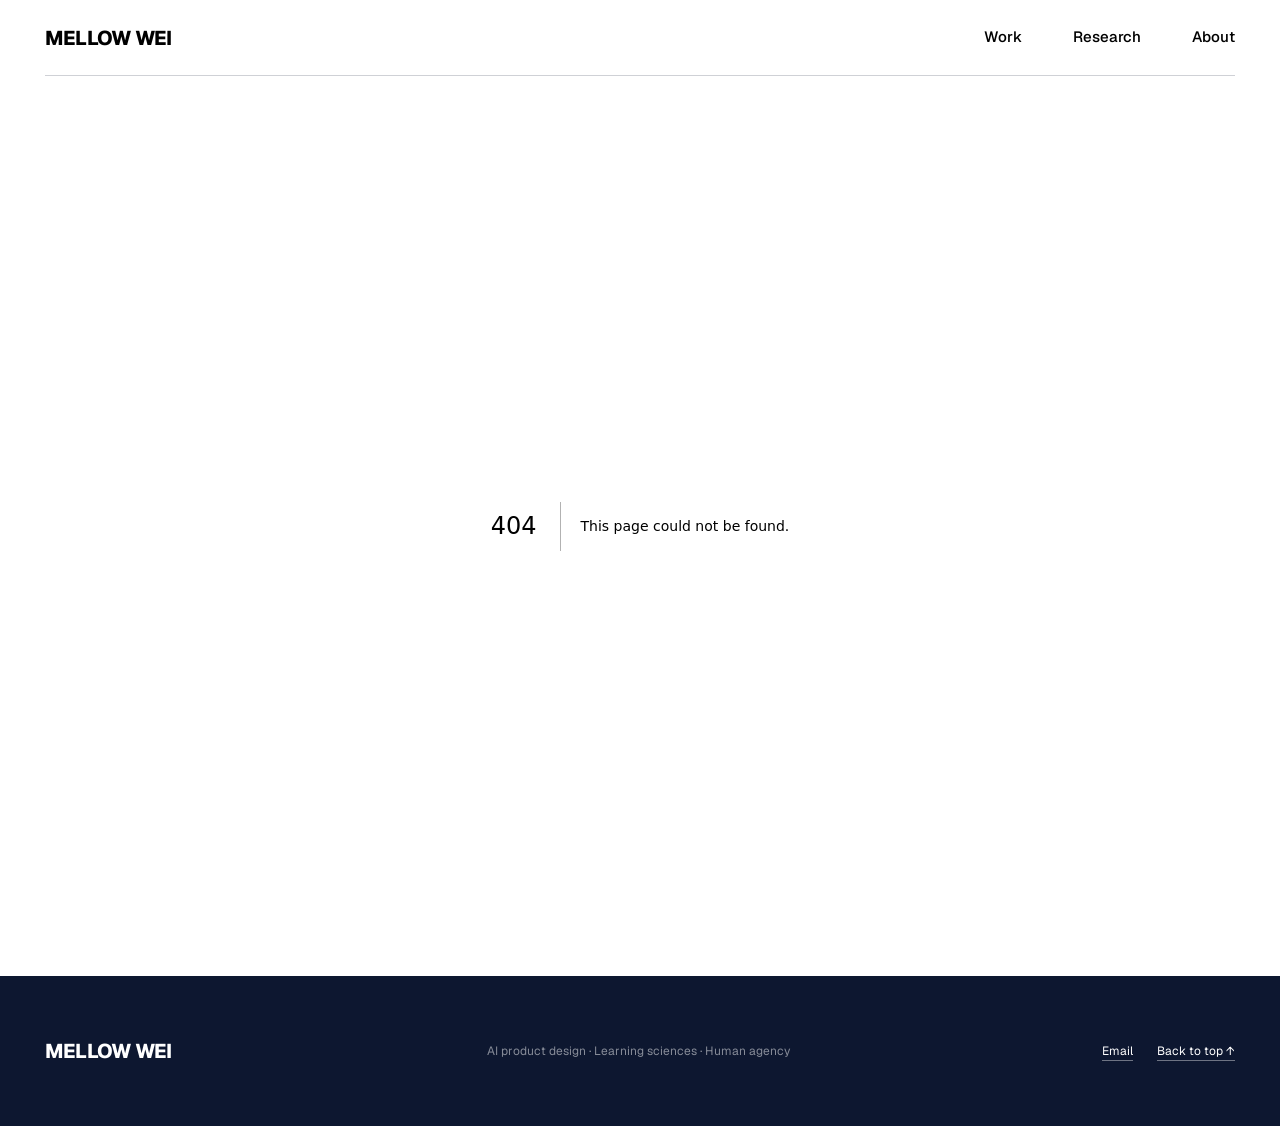
<file: 404/index.html>
<!DOCTYPE html><!--lWze9vFVmE1qQr3mUl4wz--><html lang="en"><head><meta charSet="utf-8"/><meta name="viewport" content="width=device-width, initial-scale=1"/><link rel="preload" href="/_next/static/media/0b78ff376f6b9734-s.p.woff2" as="font" crossorigin="" type="font/woff2"/><link rel="preload" href="/_next/static/media/723e11e5093b8e80.p.woff2" as="font" crossorigin="" type="font/woff2"/><link rel="stylesheet" href="/_next/static/css/531c1fcb1e69d47b.css" data-precedence="next"/><link rel="stylesheet" href="/_next/static/css/dc9b115cf34fe89f.css" data-precedence="next"/><link rel="preload" as="script" fetchPriority="low" href="/_next/static/chunks/webpack-11e4e231e5c0f538.js"/><script src="/_next/static/chunks/4bd1b696-c023c6e3521b1417.js" async=""></script><script src="/_next/static/chunks/255-64e783496c90356a.js" async=""></script><script src="/_next/static/chunks/main-app-c84fde26fdc399ae.js" async=""></script><script src="/_next/static/chunks/619-ba102abea3e3d0e4.js" async=""></script><script src="/_next/static/chunks/625-fa65bca5b813463c.js" async=""></script><script src="/_next/static/chunks/761-0923e7a18d41f07c.js" async=""></script><script src="/_next/static/chunks/860-94421fa118ba8f25.js" async=""></script><script src="/_next/static/chunks/503-6348e77becf19d85.js" async=""></script><script src="/_next/static/chunks/app/page-27ad02669150d98c.js" async=""></script><meta name="robots" content="noindex"/><meta name="next-size-adjust" content=""/><title>404: This page could not be found.</title><title>Mellow Wei — AI Product Designer</title><meta name="description" content="AI product design, research, and learning science for human agency in AI-mediated experiences."/><link rel="shortcut icon" href="/favicon.svg"/><link rel="icon" href="/favicon.svg"/><script src="/_next/static/chunks/polyfills-42372ed130431b0a.js" noModule=""></script></head><body class="__variable_8adcd2 __variable_46451f"><div hidden=""><!--$--><!--/$--></div><a class="skip-link" href="#main-content">Skip to content</a><header class="site-header"><a class="wordmark" aria-label="Mellow Wei home" href="/">Mellow Wei</a><nav aria-label="Primary navigation"><a href="/#work">Work</a><a href="/#research">Research</a><a href="/about/">About</a></nav></header><div id="main-content"><div style="font-family:system-ui,&quot;Segoe UI&quot;,Roboto,Helvetica,Arial,sans-serif,&quot;Apple Color Emoji&quot;,&quot;Segoe UI Emoji&quot;;height:100vh;text-align:center;display:flex;flex-direction:column;align-items:center;justify-content:center"><div><style>body{color:#000;background:#fff;margin:0}.next-error-h1{border-right:1px solid rgba(0,0,0,.3)}@media (prefers-color-scheme:dark){body{color:#fff;background:#000}.next-error-h1{border-right:1px solid rgba(255,255,255,.3)}}</style><h1 class="next-error-h1" style="display:inline-block;margin:0 20px 0 0;padding:0 23px 0 0;font-size:24px;font-weight:500;vertical-align:top;line-height:49px">404</h1><div style="display:inline-block"><h2 style="font-size:14px;font-weight:400;line-height:49px;margin:0">This page could not be found.</h2></div></div></div><!--$--><!--/$--></div><footer class="site-footer"><a class="wordmark" href="/">Mellow Wei</a><p>AI product design · Learning sciences · Human agency</p><div><a href="mailto:mellowwei7@gmail.com">Email</a><a href="#top">Back to top ↑</a></div></footer><script src="/_next/static/chunks/webpack-11e4e231e5c0f538.js" id="_R_" async=""></script><script>(self.__next_f=self.__next_f||[]).push([0])</script><script>self.__next_f.push([1,"1:\"$Sreact.fragment\"\n2:I[2619,[\"619\",\"static/chunks/619-ba102abea3e3d0e4.js\",\"625\",\"static/chunks/625-fa65bca5b813463c.js\",\"761\",\"static/chunks/761-0923e7a18d41f07c.js\",\"860\",\"static/chunks/860-94421fa118ba8f25.js\",\"503\",\"static/chunks/503-6348e77becf19d85.js\",\"974\",\"static/chunks/app/page-27ad02669150d98c.js\"],\"\"]\n3:I[9766,[],\"\"]\n4:I[8924,[],\"\"]\n5:I[4431,[],\"OutletBoundary\"]\n7:I[5278,[],\"AsyncMetadataOutlet\"]\n9:I[4431,[],\"ViewportBoundary\"]\nb:I[4431,[],\"MetadataBoundary\"]\nc:\"$Sreact.suspense\"\ne:I[7150,[],\"\"]\n:HL[\"/_next/static/media/0b78ff376f6b9734-s.p.woff2\",\"font\",{\"crossOrigin\":\"\",\"type\":\"font/woff2\"}]\n:HL[\"/_next/static/media/723e11e5093b8e80.p.woff2\",\"font\",{\"crossOrigin\":\"\",\"type\":\"font/woff2\"}]\n:HL[\"/_next/static/css/531c1fcb1e69d47b.css\",\"style\"]\n:HL[\"/_next/static/css/dc9b115cf34fe89f.css\",\"style\"]\n"])</script><script>self.__next_f.push([1,"0:{\"P\":null,\"b\":\"lWze9vFVmE1qQr3mUl4wz\",\"p\":\"\",\"c\":[\"\",\"_not-found\",\"\"],\"i\":false,\"f\":[[[\"\",{\"children\":[\"/_not-found\",{\"children\":[\"__PAGE__\",{}]}]},\"$undefined\",\"$undefined\",true],[\"\",[\"$\",\"$1\",\"c\",{\"children\":[[[\"$\",\"link\",\"0\",{\"rel\":\"stylesheet\",\"href\":\"/_next/static/css/531c1fcb1e69d47b.css\",\"precedence\":\"next\",\"crossOrigin\":\"$undefined\",\"nonce\":\"$undefined\"}],[\"$\",\"link\",\"1\",{\"rel\":\"stylesheet\",\"href\":\"/_next/static/css/dc9b115cf34fe89f.css\",\"precedence\":\"next\",\"crossOrigin\":\"$undefined\",\"nonce\":\"$undefined\"}]],[\"$\",\"html\",null,{\"lang\":\"en\",\"children\":[\"$\",\"body\",null,{\"className\":\"__variable_8adcd2 __variable_46451f\",\"children\":[[\"$\",\"a\",null,{\"className\":\"skip-link\",\"href\":\"#main-content\",\"children\":\"Skip to content\"}],[\"$\",\"header\",null,{\"className\":\"site-header\",\"children\":[[\"$\",\"$L2\",null,{\"className\":\"wordmark\",\"href\":\"/\",\"aria-label\":\"Mellow Wei home\",\"children\":\"Mellow Wei\"}],[\"$\",\"nav\",null,{\"aria-label\":\"Primary navigation\",\"children\":[[\"$\",\"$L2\",null,{\"href\":\"/#work\",\"children\":\"Work\"}],[\"$\",\"$L2\",null,{\"href\":\"/#research\",\"children\":\"Research\"}],[\"$\",\"$L2\",null,{\"href\":\"/about\",\"children\":\"About\"}]]}]]}],[\"$\",\"div\",null,{\"id\":\"main-content\",\"children\":[\"$\",\"$L3\",null,{\"parallelRouterKey\":\"children\",\"error\":\"$undefined\",\"errorStyles\":\"$undefined\",\"errorScripts\":\"$undefined\",\"template\":[\"$\",\"$L4\",null,{}],\"templateStyles\":\"$undefined\",\"templateScripts\":\"$undefined\",\"notFound\":\"$undefined\",\"forbidden\":\"$undefined\",\"unauthorized\":\"$undefined\"}]}],[\"$\",\"footer\",null,{\"className\":\"site-footer\",\"children\":[[\"$\",\"$L2\",null,{\"className\":\"wordmark\",\"href\":\"/\",\"children\":\"Mellow Wei\"}],[\"$\",\"p\",null,{\"children\":\"AI product design · Learning sciences · Human agency\"}],[\"$\",\"div\",null,{\"children\":[[\"$\",\"a\",null,{\"href\":\"mailto:mellowwei7@gmail.com\",\"children\":\"Email\"}],[\"$\",\"a\",null,{\"href\":\"#top\",\"children\":\"Back to top ↑\"}]]}]]}]]}]}]]}],{\"children\":[\"/_not-found\",[\"$\",\"$1\",\"c\",{\"children\":[null,[\"$\",\"$L3\",null,{\"parallelRouterKey\":\"children\",\"error\":\"$undefined\",\"errorStyles\":\"$undefined\",\"errorScripts\":\"$undefined\",\"template\":[\"$\",\"$L4\",null,{}],\"templateStyles\":\"$undefined\",\"templateScripts\":\"$undefined\",\"notFound\":\"$undefined\",\"forbidden\":\"$undefined\",\"unauthorized\":\"$undefined\"}]]}],{\"children\":[\"__PAGE__\",[\"$\",\"$1\",\"c\",{\"children\":[[[\"$\",\"title\",null,{\"children\":\"404: This page could not be found.\"}],[\"$\",\"div\",null,{\"style\":{\"fontFamily\":\"system-ui,\\\"Segoe UI\\\",Roboto,Helvetica,Arial,sans-serif,\\\"Apple Color Emoji\\\",\\\"Segoe UI Emoji\\\"\",\"height\":\"100vh\",\"textAlign\":\"center\",\"display\":\"flex\",\"flexDirection\":\"column\",\"alignItems\":\"center\",\"justifyContent\":\"center\"},\"children\":[\"$\",\"div\",null,{\"children\":[[\"$\",\"style\",null,{\"dangerouslySetInnerHTML\":{\"__html\":\"body{color:#000;background:#fff;margin:0}.next-error-h1{border-right:1px solid rgba(0,0,0,.3)}@media (prefers-color-scheme:dark){body{color:#fff;background:#000}.next-error-h1{border-right:1px solid rgba(255,255,255,.3)}}\"}}],[\"$\",\"h1\",null,{\"className\":\"next-error-h1\",\"style\":{\"display\":\"inline-block\",\"margin\":\"0 20px 0 0\",\"padding\":\"0 23px 0 0\",\"fontSize\":24,\"fontWeight\":500,\"verticalAlign\":\"top\",\"lineHeight\":\"49px\"},\"children\":404}],[\"$\",\"div\",null,{\"style\":{\"display\":\"inline-block\"},\"children\":[\"$\",\"h2\",null,{\"style\":{\"fontSize\":14,\"fontWeight\":400,\"lineHeight\":\"49px\",\"margin\":0},\"children\":\"This page could not be found.\"}]}]]}]}]],null,[\"$\",\"$L5\",null,{\"children\":[\"$L6\",[\"$\",\"$L7\",null,{\"promise\":\"$@8\"}]]}]]}],{},null,false]},null,false]},null,false],[\"$\",\"$1\",\"h\",{\"children\":[[\"$\",\"meta\",null,{\"name\":\"robots\",\"content\":\"noindex\"}],[[\"$\",\"$L9\",null,{\"children\":\"$La\"}],[\"$\",\"meta\",null,{\"name\":\"next-size-adjust\",\"content\":\"\"}]],[\"$\",\"$Lb\",null,{\"children\":[\"$\",\"div\",null,{\"hidden\":true,\"children\":[\"$\",\"$c\",null,{\"fallback\":null,\"children\":\"$Ld\"}]}]}]]}],false]],\"m\":\"$undefined\",\"G\":[\"$e\",[]],\"s\":false,\"S\":true}\n"])</script><script>self.__next_f.push([1,"a:[[\"$\",\"meta\",\"0\",{\"charSet\":\"utf-8\"}],[\"$\",\"meta\",\"1\",{\"name\":\"viewport\",\"content\":\"width=device-width, initial-scale=1\"}]]\n6:null\n"])</script><script>self.__next_f.push([1,"f:I[622,[],\"IconMark\"]\n8:{\"metadata\":[[\"$\",\"title\",\"0\",{\"children\":\"Mellow Wei — AI Product Designer\"}],[\"$\",\"meta\",\"1\",{\"name\":\"description\",\"content\":\"AI product design, research, and learning science for human agency in AI-mediated experiences.\"}],[\"$\",\"link\",\"2\",{\"rel\":\"shortcut icon\",\"href\":\"/favicon.svg\"}],[\"$\",\"link\",\"3\",{\"rel\":\"icon\",\"href\":\"/favicon.svg\"}],[\"$\",\"$Lf\",\"4\",{}]],\"error\":null,\"digest\":\"$undefined\"}\n"])</script><script>self.__next_f.push([1,"d:\"$8:metadata\"\n"])</script></body></html>
</file>
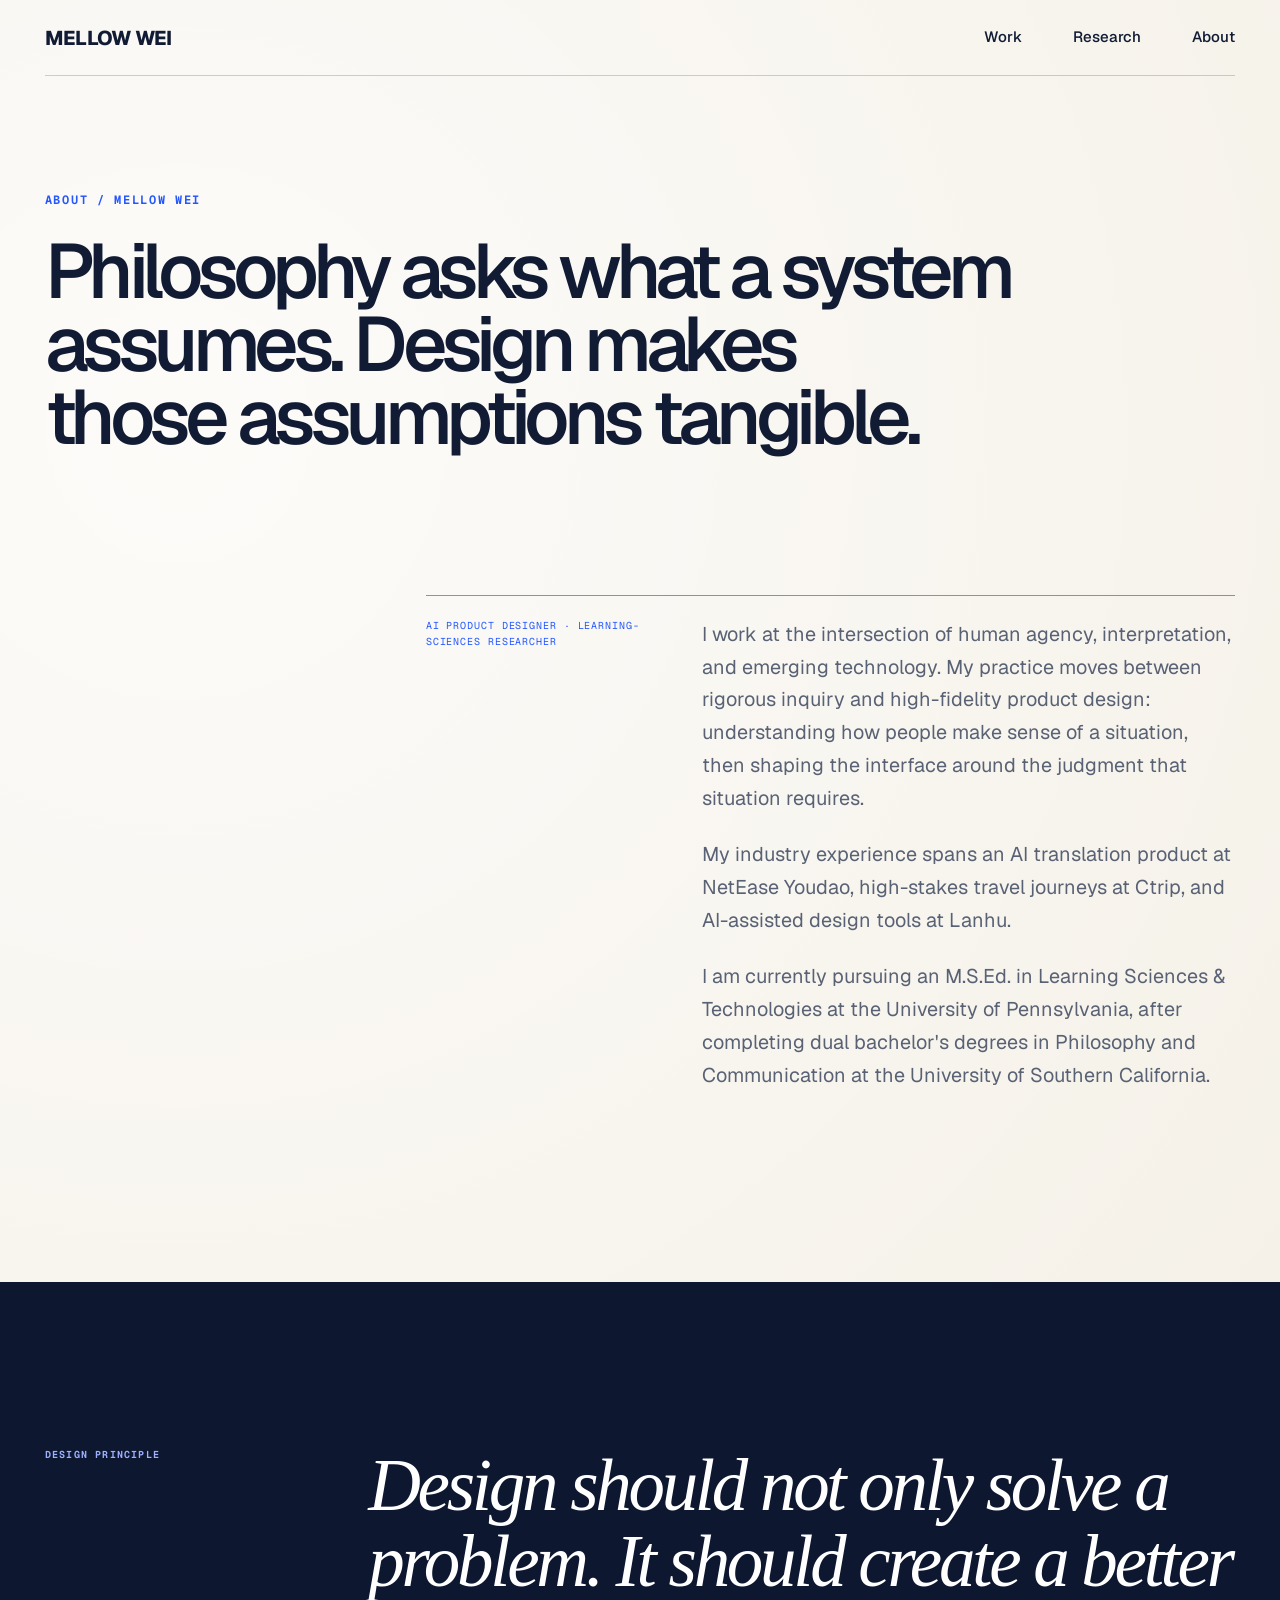
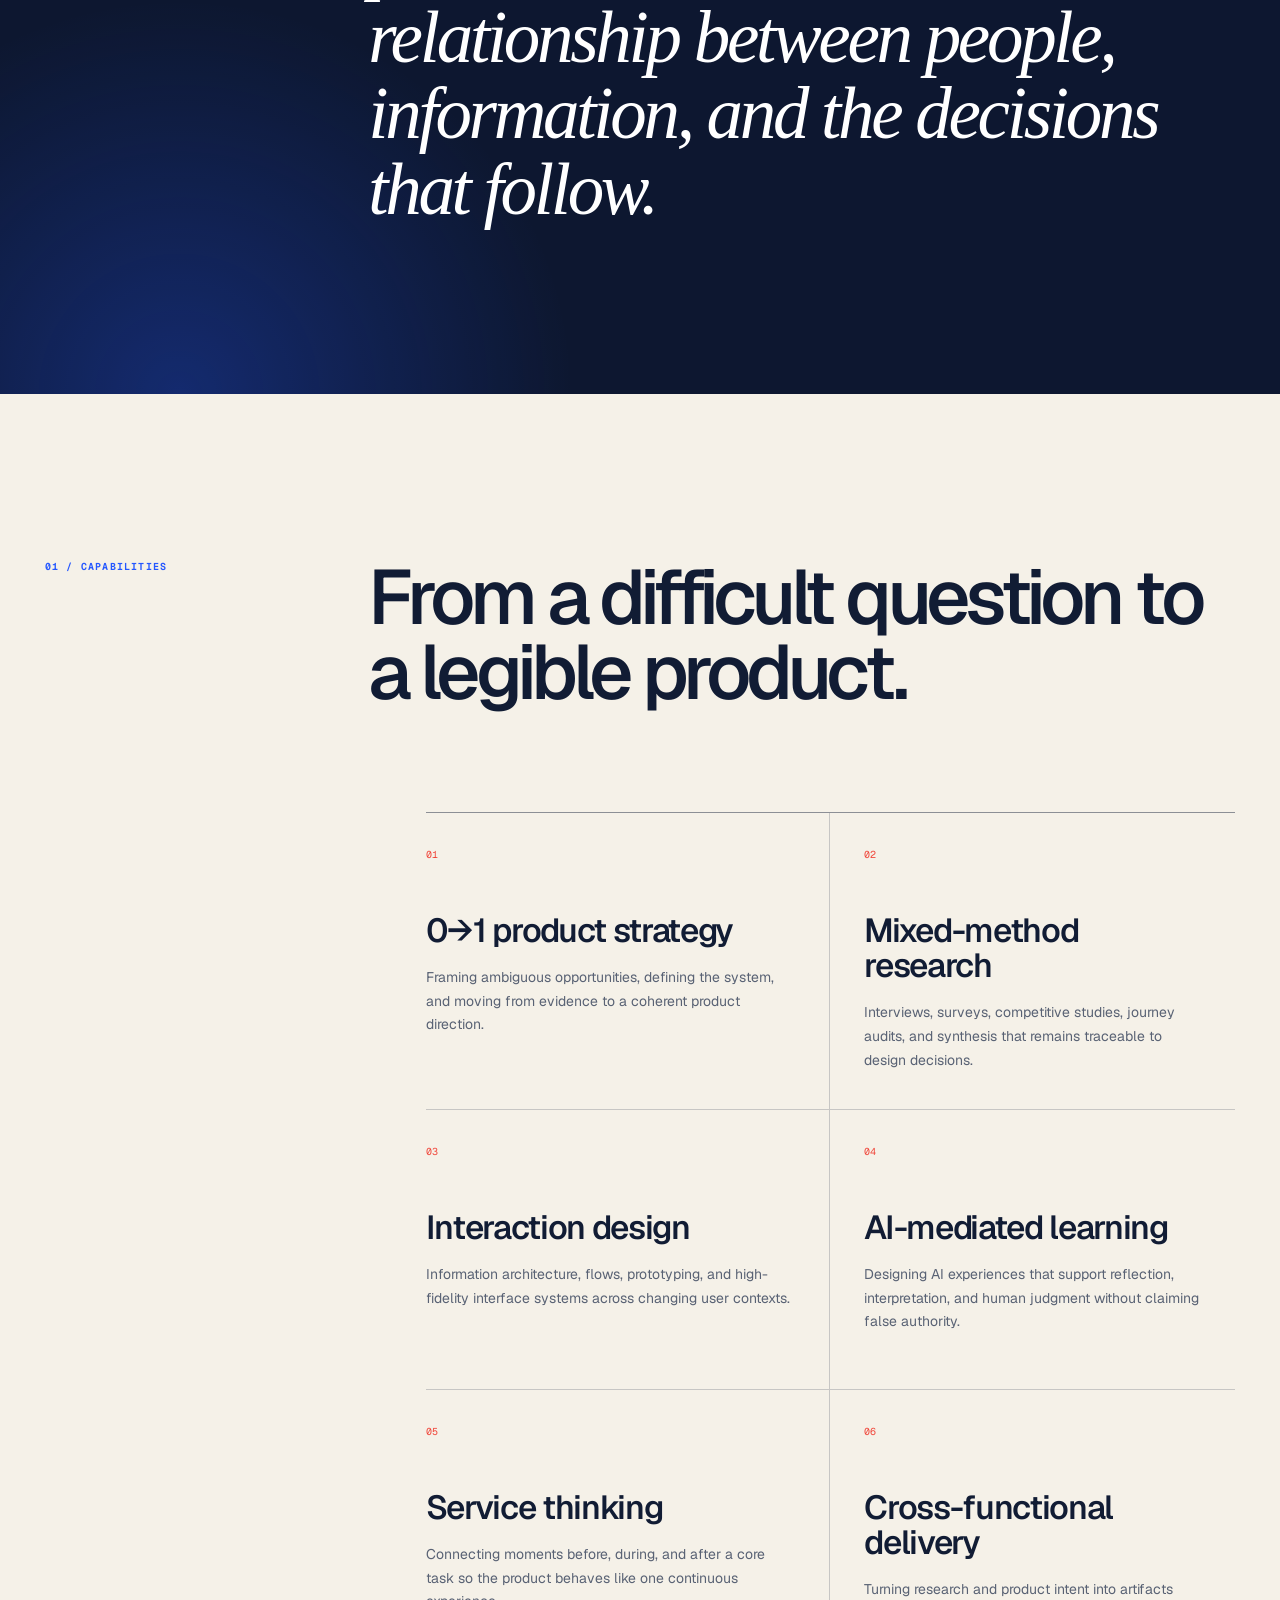
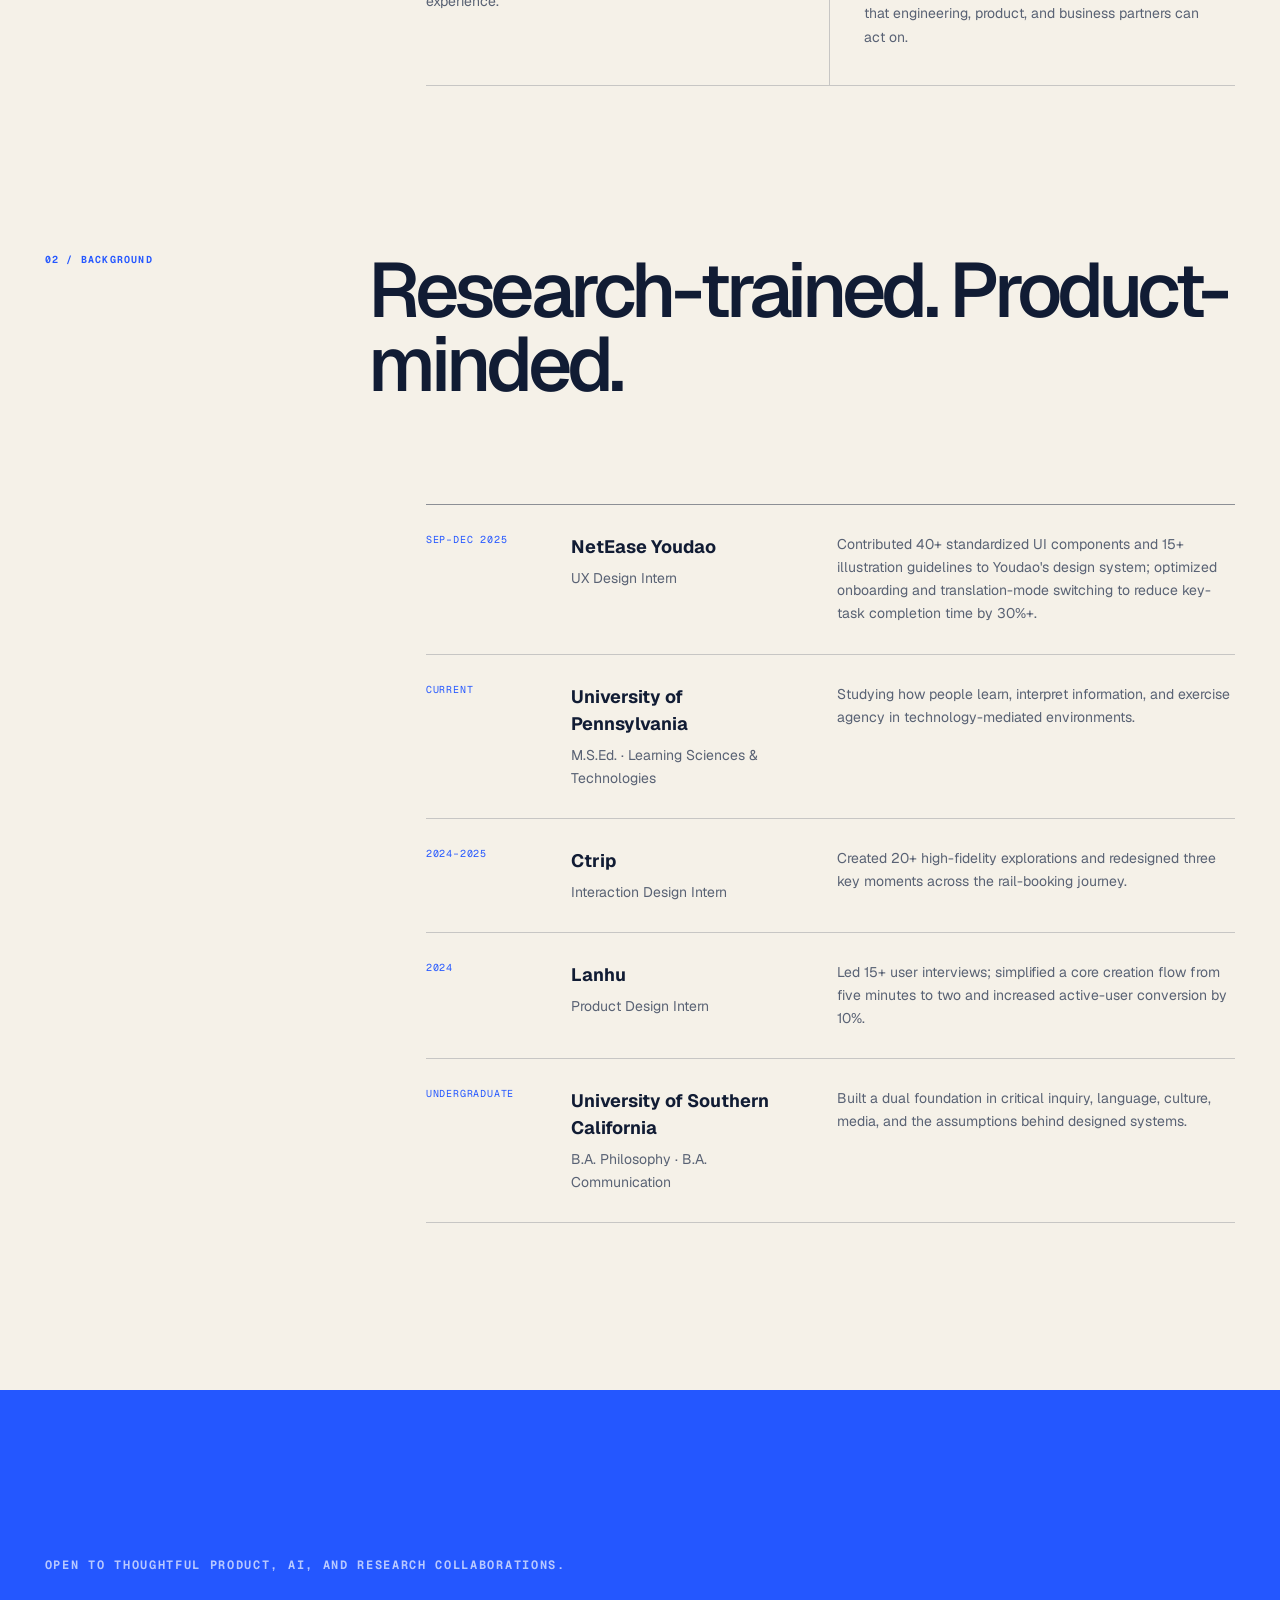
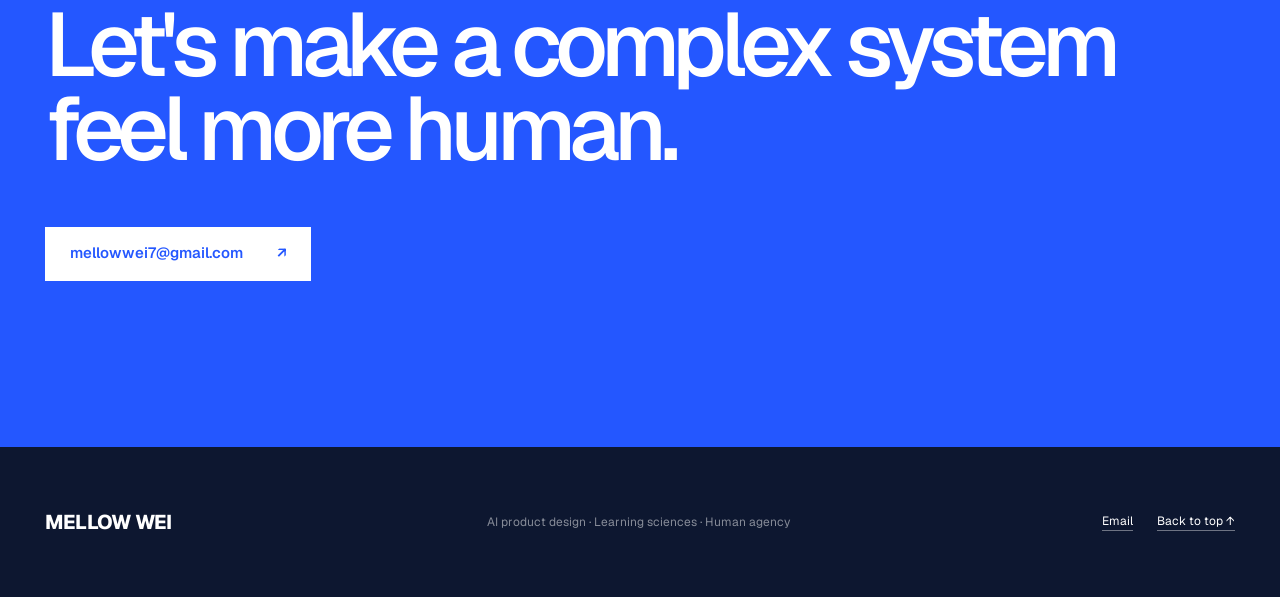
<file: about/index.html>
<!DOCTYPE html><!--lWze9vFVmE1qQr3mUl4wz--><html lang="en"><head><meta charSet="utf-8"/><meta name="viewport" content="width=device-width, initial-scale=1"/><link rel="preload" href="/_next/static/media/0b78ff376f6b9734-s.p.woff2" as="font" crossorigin="" type="font/woff2"/><link rel="preload" href="/_next/static/media/723e11e5093b8e80.p.woff2" as="font" crossorigin="" type="font/woff2"/><link rel="stylesheet" href="/_next/static/css/531c1fcb1e69d47b.css" data-precedence="next"/><link rel="stylesheet" href="/_next/static/css/dc9b115cf34fe89f.css" data-precedence="next"/><link rel="preload" as="script" fetchPriority="low" href="/_next/static/chunks/webpack-11e4e231e5c0f538.js"/><script src="/_next/static/chunks/4bd1b696-c023c6e3521b1417.js" async=""></script><script src="/_next/static/chunks/255-64e783496c90356a.js" async=""></script><script src="/_next/static/chunks/main-app-c84fde26fdc399ae.js" async=""></script><script src="/_next/static/chunks/619-ba102abea3e3d0e4.js" async=""></script><script src="/_next/static/chunks/625-fa65bca5b813463c.js" async=""></script><script src="/_next/static/chunks/761-0923e7a18d41f07c.js" async=""></script><script src="/_next/static/chunks/860-94421fa118ba8f25.js" async=""></script><script src="/_next/static/chunks/503-6348e77becf19d85.js" async=""></script><script src="/_next/static/chunks/app/page-27ad02669150d98c.js" async=""></script><meta name="next-size-adjust" content=""/><title>About — Mellow Wei</title><meta name="description" content="About Mellow Wei, an AI product designer and learning-sciences researcher."/><link rel="shortcut icon" href="/favicon.svg"/><link rel="icon" href="/favicon.svg"/><script src="/_next/static/chunks/polyfills-42372ed130431b0a.js" noModule=""></script></head><body class="__variable_8adcd2 __variable_46451f"><div hidden=""><!--$--><!--/$--></div><a class="skip-link" href="#main-content">Skip to content</a><header class="site-header"><a class="wordmark" aria-label="Mellow Wei home" href="/">Mellow Wei</a><nav aria-label="Primary navigation"><a href="/#work">Work</a><a href="/#research">Research</a><a href="/about/">About</a></nav></header><div id="main-content"><main class="about-page" id="top"><section class="about-hero section-frame"><p class="eyebrow blue">About / Mellow Wei</p><h1>Philosophy asks what a system assumes. Design makes those assumptions tangible.</h1><div class="about-intro"><span>AI product designer · Learning-sciences researcher</span><div><p>I work at the intersection of human agency, interpretation, and emerging technology. My practice moves between rigorous inquiry and high-fidelity product design: understanding how people make sense of a situation, then shaping the interface around the judgment that situation requires.</p><p>My industry experience spans an AI translation product at NetEase Youdao, high-stakes travel journeys at Ctrip, and AI-assisted design tools at Lanhu.</p><p>I am currently pursuing an M.S.Ed. in Learning Sciences &amp; Technologies at the University of Pennsylvania, after completing dual bachelor&#x27;s degrees in Philosophy and Communication at the University of Southern California.</p></div></div></section><section class="about-principle"><div class="section-frame"><p class="case-section-label">Design principle</p><blockquote>Design should not only solve a problem. It should create a better relationship between people, information, and the decisions that follow.</blockquote></div></section><section class="about-section section-frame"><div class="about-section-heading"><p class="case-section-label">01 / Capabilities</p><h2>From a difficult question to a legible product.</h2></div><div class="capability-grid"><article><span>01</span><h3>0→1 product strategy</h3><p>Framing ambiguous opportunities, defining the system, and moving from evidence to a coherent product direction.</p></article><article><span>02</span><h3>Mixed-method research</h3><p>Interviews, surveys, competitive studies, journey audits, and synthesis that remains traceable to design decisions.</p></article><article><span>03</span><h3>Interaction design</h3><p>Information architecture, flows, prototyping, and high-fidelity interface systems across changing user contexts.</p></article><article><span>04</span><h3>AI-mediated learning</h3><p>Designing AI experiences that support reflection, interpretation, and human judgment without claiming false authority.</p></article><article><span>05</span><h3>Service thinking</h3><p>Connecting moments before, during, and after a core task so the product behaves like one continuous experience.</p></article><article><span>06</span><h3>Cross-functional delivery</h3><p>Turning research and product intent into artifacts that engineering, product, and business partners can act on.</p></article></div></section><section class="about-section about-background section-frame" id="background"><div class="about-section-heading"><p class="case-section-label">02 / Background</p><h2>Research-trained. Product-minded.</h2></div><div class="about-timeline"><article><span>Sep–Dec 2025</span><div><strong>NetEase Youdao</strong><p>UX Design Intern</p></div><p>Contributed 40+ standardized UI components and 15+ illustration guidelines to Youdao&#x27;s design system; optimized onboarding and translation-mode switching to reduce key-task completion time by 30%+.</p></article><article><span>Current</span><div><strong>University of Pennsylvania</strong><p>M.S.Ed. · Learning Sciences &amp; Technologies</p></div><p>Studying how people learn, interpret information, and exercise agency in technology-mediated environments.</p></article><article><span>2024–2025</span><div><strong>Ctrip</strong><p>Interaction Design Intern</p></div><p>Created 20+ high-fidelity explorations and redesigned three key moments across the rail-booking journey.</p></article><article><span>2024</span><div><strong>Lanhu</strong><p>Product Design Intern</p></div><p>Led 15+ user interviews; simplified a core creation flow from five minutes to two and increased active-user conversion by 10%.</p></article><article><span>Undergraduate</span><div><strong>University of Southern California</strong><p>B.A. Philosophy · B.A. Communication</p></div><p>Built a dual foundation in critical inquiry, language, culture, media, and the assumptions behind designed systems.</p></article></div></section><section class="about-contact"><div class="section-frame"><p class="eyebrow">Open to thoughtful product, AI, and research collaborations.</p><h2>Let&#x27;s make a complex system feel more human.</h2><a class="button button-light" href="mailto:mellowwei7@gmail.com">mellowwei7@gmail.com <span>↗</span></a></div></section></main><!--$--><!--/$--></div><footer class="site-footer"><a class="wordmark" href="/">Mellow Wei</a><p>AI product design · Learning sciences · Human agency</p><div><a href="mailto:mellowwei7@gmail.com">Email</a><a href="#top">Back to top ↑</a></div></footer><script src="/_next/static/chunks/webpack-11e4e231e5c0f538.js" id="_R_" async=""></script><script>(self.__next_f=self.__next_f||[]).push([0])</script><script>self.__next_f.push([1,"1:\"$Sreact.fragment\"\n2:I[2619,[\"619\",\"static/chunks/619-ba102abea3e3d0e4.js\",\"625\",\"static/chunks/625-fa65bca5b813463c.js\",\"761\",\"static/chunks/761-0923e7a18d41f07c.js\",\"860\",\"static/chunks/860-94421fa118ba8f25.js\",\"503\",\"static/chunks/503-6348e77becf19d85.js\",\"974\",\"static/chunks/app/page-27ad02669150d98c.js\"],\"\"]\n3:I[9766,[],\"\"]\n4:I[8924,[],\"\"]\nc:I[7150,[],\"\"]\n:HL[\"/_next/static/media/0b78ff376f6b9734-s.p.woff2\",\"font\",{\"crossOrigin\":\"\",\"type\":\"font/woff2\"}]\n:HL[\"/_next/static/media/723e11e5093b8e80.p.woff2\",\"font\",{\"crossOrigin\":\"\",\"type\":\"font/woff2\"}]\n:HL[\"/_next/static/css/531c1fcb1e69d47b.css\",\"style\"]\n:HL[\"/_next/static/css/dc9b115cf34fe89f.css\",\"style\"]\n"])</script><script>self.__next_f.push([1,"0:{\"P\":null,\"b\":\"lWze9vFVmE1qQr3mUl4wz\",\"p\":\"\",\"c\":[\"\",\"about\",\"\"],\"i\":false,\"f\":[[[\"\",{\"children\":[\"about\",{\"children\":[\"__PAGE__\",{}]}]},\"$undefined\",\"$undefined\",true],[\"\",[\"$\",\"$1\",\"c\",{\"children\":[[[\"$\",\"link\",\"0\",{\"rel\":\"stylesheet\",\"href\":\"/_next/static/css/531c1fcb1e69d47b.css\",\"precedence\":\"next\",\"crossOrigin\":\"$undefined\",\"nonce\":\"$undefined\"}],[\"$\",\"link\",\"1\",{\"rel\":\"stylesheet\",\"href\":\"/_next/static/css/dc9b115cf34fe89f.css\",\"precedence\":\"next\",\"crossOrigin\":\"$undefined\",\"nonce\":\"$undefined\"}]],[\"$\",\"html\",null,{\"lang\":\"en\",\"children\":[\"$\",\"body\",null,{\"className\":\"__variable_8adcd2 __variable_46451f\",\"children\":[[\"$\",\"a\",null,{\"className\":\"skip-link\",\"href\":\"#main-content\",\"children\":\"Skip to content\"}],[\"$\",\"header\",null,{\"className\":\"site-header\",\"children\":[[\"$\",\"$L2\",null,{\"className\":\"wordmark\",\"href\":\"/\",\"aria-label\":\"Mellow Wei home\",\"children\":\"Mellow Wei\"}],[\"$\",\"nav\",null,{\"aria-label\":\"Primary navigation\",\"children\":[[\"$\",\"$L2\",null,{\"href\":\"/#work\",\"children\":\"Work\"}],[\"$\",\"$L2\",null,{\"href\":\"/#research\",\"children\":\"Research\"}],[\"$\",\"$L2\",null,{\"href\":\"/about\",\"children\":\"About\"}]]}]]}],[\"$\",\"div\",null,{\"id\":\"main-content\",\"children\":[\"$\",\"$L3\",null,{\"parallelRouterKey\":\"children\",\"error\":\"$undefined\",\"errorStyles\":\"$undefined\",\"errorScripts\":\"$undefined\",\"template\":[\"$\",\"$L4\",null,{}],\"templateStyles\":\"$undefined\",\"templateScripts\":\"$undefined\",\"notFound\":[[[\"$\",\"title\",null,{\"children\":\"404: This page could not be found.\"}],[\"$\",\"div\",null,{\"style\":{\"fontFamily\":\"system-ui,\\\"Segoe UI\\\",Roboto,Helvetica,Arial,sans-serif,\\\"Apple Color Emoji\\\",\\\"Segoe UI Emoji\\\"\",\"height\":\"100vh\",\"textAlign\":\"center\",\"display\":\"flex\",\"flexDirection\":\"column\",\"alignItems\":\"center\",\"justifyContent\":\"center\"},\"children\":[\"$\",\"div\",null,{\"children\":[[\"$\",\"style\",null,{\"dangerouslySetInnerHTML\":{\"__html\":\"body{color:#000;background:#fff;margin:0}.next-error-h1{border-right:1px solid rgba(0,0,0,.3)}@media (prefers-color-scheme:dark){body{color:#fff;background:#000}.next-error-h1{border-right:1px solid rgba(255,255,255,.3)}}\"}}],[\"$\",\"h1\",null,{\"className\":\"next-error-h1\",\"style\":{\"display\":\"inline-block\",\"margin\":\"0 20px 0 0\",\"padding\":\"0 23px 0 0\",\"fontSize\":24,\"fontWeight\":500,\"verticalAlign\":\"top\",\"lineHeight\":\"49px\"},\"children\":404}],[\"$\",\"div\",null,{\"style\":{\"display\":\"inline-block\"},\"children\":[\"$\",\"h2\",null,{\"style\":{\"fontSize\":14,\"fontWeight\":400,\"lineHeight\":\"49px\",\"margin\":0},\"children\":\"This page could not be found.\"}]}]]}]}]],[]],\"forbidden\":\"$undefined\",\"unauthorized\":\"$undefined\"}]}],[\"$\",\"footer\",null,{\"className\":\"site-footer\",\"children\":[[\"$\",\"$L2\",null,{\"className\":\"wordmark\",\"href\":\"/\",\"children\":\"Mellow Wei\"}],[\"$\",\"p\",null,{\"children\":\"AI product design · Learning sciences · Human agency\"}],[\"$\",\"div\",null,{\"children\":[[\"$\",\"a\",null,{\"href\":\"mailto:mellowwei7@gmail.com\",\"children\":\"Email\"}],[\"$\",\"a\",null,{\"href\":\"#top\",\"children\":\"Back to top ↑\"}]]}]]}]]}]}]]}],{\"children\":[\"about\",[\"$\",\"$1\",\"c\",{\"children\":[null,[\"$\",\"$L3\",null,{\"parallelRouterKey\":\"children\",\"error\":\"$undefined\",\"errorStyles\":\"$undefined\",\"errorScripts\":\"$undefined\",\"template\":[\"$\",\"$L4\",null,{}],\"templateStyles\":\"$undefined\",\"templateScripts\":\"$undefined\",\"notFound\":\"$undefined\",\"forbidden\":\"$undefined\",\"unauthorized\":\"$undefined\"}]]}],{\"children\":[\"__PAGE__\",[\"$\",\"$1\",\"c\",{\"children\":[[\"$\",\"main\",null,{\"className\":\"about-page\",\"id\":\"top\",\"children\":[[\"$\",\"section\",null,{\"className\":\"about-hero section-frame\",\"children\":[[\"$\",\"p\",null,{\"className\":\"eyebrow blue\",\"children\":\"About / Mellow Wei\"}],[\"$\",\"h1\",null,{\"children\":\"Philosophy asks what a system assumes. Design makes those assumptions tangible.\"}],[\"$\",\"div\",null,{\"className\":\"about-intro\",\"children\":[[\"$\",\"span\",null,{\"children\":\"AI product designer · Learning-sciences researcher\"}],[\"$\",\"div\",null,{\"children\":[[\"$\",\"p\",null,{\"children\":\"I work at the intersection of human agency, interpretation, and emerging technology. My practice moves between rigorous inquiry and high-fidelity product design: understanding how people make sense of a situation, then shaping the interface around the judgment that situation requires.\"}],[\"$\",\"p\",null,{\"children\":\"My industry experience spans an AI translation product at NetEase Youdao, high-stakes travel journeys at Ctrip, and AI-assisted design tools at Lanhu.\"}],[\"$\",\"p\",null,{\"children\":\"I am currently pursuing an M.S.Ed. in Learning Sciences \u0026 Technologies at the University of Pennsylvania, after completing dual bachelor's degrees in Philosophy and Communication at the University of Southern California.\"}]]}]]}]]}],[\"$\",\"section\",null,{\"className\":\"about-principle\",\"children\":[\"$\",\"div\",null,{\"className\":\"section-frame\",\"children\":[\"$L5\",\"$L6\"]}]}],\"$L7\",\"$L8\",\"$L9\"]}],null,\"$La\"]}],{},null,false]},null,false]},null,false],\"$Lb\",false]],\"m\":\"$undefined\",\"G\":[\"$c\",[]],\"s\":false,\"S\":true}\n"])</script><script>self.__next_f.push([1,"d:I[4431,[],\"OutletBoundary\"]\nf:I[5278,[],\"AsyncMetadataOutlet\"]\n11:I[4431,[],\"ViewportBoundary\"]\n13:I[4431,[],\"MetadataBoundary\"]\n14:\"$Sreact.suspense\"\n5:[\"$\",\"p\",null,{\"className\":\"case-section-label\",\"children\":\"Design principle\"}]\n6:[\"$\",\"blockquote\",null,{\"children\":\"Design should not only solve a problem. It should create a better relationship between people, information, and the decisions that follow.\"}]\n"])</script><script>self.__next_f.push([1,"7:[\"$\",\"section\",null,{\"className\":\"about-section section-frame\",\"children\":[[\"$\",\"div\",null,{\"className\":\"about-section-heading\",\"children\":[[\"$\",\"p\",null,{\"className\":\"case-section-label\",\"children\":\"01 / Capabilities\"}],[\"$\",\"h2\",null,{\"children\":\"From a difficult question to a legible product.\"}]]}],[\"$\",\"div\",null,{\"className\":\"capability-grid\",\"children\":[[\"$\",\"article\",\"01\",{\"children\":[[\"$\",\"span\",null,{\"children\":\"01\"}],[\"$\",\"h3\",null,{\"children\":\"0→1 product strategy\"}],[\"$\",\"p\",null,{\"children\":\"Framing ambiguous opportunities, defining the system, and moving from evidence to a coherent product direction.\"}]]}],[\"$\",\"article\",\"02\",{\"children\":[[\"$\",\"span\",null,{\"children\":\"02\"}],[\"$\",\"h3\",null,{\"children\":\"Mixed-method research\"}],[\"$\",\"p\",null,{\"children\":\"Interviews, surveys, competitive studies, journey audits, and synthesis that remains traceable to design decisions.\"}]]}],[\"$\",\"article\",\"03\",{\"children\":[[\"$\",\"span\",null,{\"children\":\"03\"}],[\"$\",\"h3\",null,{\"children\":\"Interaction design\"}],[\"$\",\"p\",null,{\"children\":\"Information architecture, flows, prototyping, and high-fidelity interface systems across changing user contexts.\"}]]}],[\"$\",\"article\",\"04\",{\"children\":[[\"$\",\"span\",null,{\"children\":\"04\"}],[\"$\",\"h3\",null,{\"children\":\"AI-mediated learning\"}],[\"$\",\"p\",null,{\"children\":\"Designing AI experiences that support reflection, interpretation, and human judgment without claiming false authority.\"}]]}],[\"$\",\"article\",\"05\",{\"children\":[[\"$\",\"span\",null,{\"children\":\"05\"}],[\"$\",\"h3\",null,{\"children\":\"Service thinking\"}],[\"$\",\"p\",null,{\"children\":\"Connecting moments before, during, and after a core task so the product behaves like one continuous experience.\"}]]}],[\"$\",\"article\",\"06\",{\"children\":[[\"$\",\"span\",null,{\"children\":\"06\"}],[\"$\",\"h3\",null,{\"children\":\"Cross-functional delivery\"}],[\"$\",\"p\",null,{\"children\":\"Turning research and product intent into artifacts that engineering, product, and business partners can act on.\"}]]}]]}]]}]\n"])</script><script>self.__next_f.push([1,"8:[\"$\",\"section\",null,{\"className\":\"about-section about-background section-frame\",\"id\":\"background\",\"children\":[[\"$\",\"div\",null,{\"className\":\"about-section-heading\",\"children\":[[\"$\",\"p\",null,{\"className\":\"case-section-label\",\"children\":\"02 / Background\"}],[\"$\",\"h2\",null,{\"children\":\"Research-trained. Product-minded.\"}]]}],[\"$\",\"div\",null,{\"className\":\"about-timeline\",\"children\":[[\"$\",\"article\",null,{\"children\":[[\"$\",\"span\",null,{\"children\":\"Sep–Dec 2025\"}],[\"$\",\"div\",null,{\"children\":[[\"$\",\"strong\",null,{\"children\":\"NetEase Youdao\"}],[\"$\",\"p\",null,{\"children\":\"UX Design Intern\"}]]}],[\"$\",\"p\",null,{\"children\":\"Contributed 40+ standardized UI components and 15+ illustration guidelines to Youdao's design system; optimized onboarding and translation-mode switching to reduce key-task completion time by 30%+.\"}]]}],[\"$\",\"article\",null,{\"children\":[[\"$\",\"span\",null,{\"children\":\"Current\"}],[\"$\",\"div\",null,{\"children\":[[\"$\",\"strong\",null,{\"children\":\"University of Pennsylvania\"}],[\"$\",\"p\",null,{\"children\":\"M.S.Ed. · Learning Sciences \u0026 Technologies\"}]]}],[\"$\",\"p\",null,{\"children\":\"Studying how people learn, interpret information, and exercise agency in technology-mediated environments.\"}]]}],[\"$\",\"article\",null,{\"children\":[[\"$\",\"span\",null,{\"children\":\"2024–2025\"}],[\"$\",\"div\",null,{\"children\":[[\"$\",\"strong\",null,{\"children\":\"Ctrip\"}],[\"$\",\"p\",null,{\"children\":\"Interaction Design Intern\"}]]}],[\"$\",\"p\",null,{\"children\":\"Created 20+ high-fidelity explorations and redesigned three key moments across the rail-booking journey.\"}]]}],[\"$\",\"article\",null,{\"children\":[[\"$\",\"span\",null,{\"children\":\"2024\"}],[\"$\",\"div\",null,{\"children\":[[\"$\",\"strong\",null,{\"children\":\"Lanhu\"}],[\"$\",\"p\",null,{\"children\":\"Product Design Intern\"}]]}],[\"$\",\"p\",null,{\"children\":\"Led 15+ user interviews; simplified a core creation flow from five minutes to two and increased active-user conversion by 10%.\"}]]}],[\"$\",\"article\",null,{\"children\":[[\"$\",\"span\",null,{\"children\":\"Undergraduate\"}],[\"$\",\"div\",null,{\"children\":[[\"$\",\"strong\",null,{\"children\":\"University of Southern California\"}],[\"$\",\"p\",null,{\"children\":\"B.A. Philosophy · B.A. Communication\"}]]}],[\"$\",\"p\",null,{\"children\":\"Built a dual foundation in critical inquiry, language, culture, media, and the assumptions behind designed systems.\"}]]}]]}]]}]\n"])</script><script>self.__next_f.push([1,"9:[\"$\",\"section\",null,{\"className\":\"about-contact\",\"children\":[\"$\",\"div\",null,{\"className\":\"section-frame\",\"children\":[[\"$\",\"p\",null,{\"className\":\"eyebrow\",\"children\":\"Open to thoughtful product, AI, and research collaborations.\"}],[\"$\",\"h2\",null,{\"children\":\"Let's make a complex system feel more human.\"}],[\"$\",\"a\",null,{\"className\":\"button button-light\",\"href\":\"mailto:mellowwei7@gmail.com\",\"children\":[\"mellowwei7@gmail.com \",[\"$\",\"span\",null,{\"children\":\"↗\"}]]}]]}]}]\na:[\"$\",\"$Ld\",null,{\"children\":[\"$Le\",[\"$\",\"$Lf\",null,{\"promise\":\"$@10\"}]]}]\nb:[\"$\",\"$1\",\"h\",{\"children\":[null,[[\"$\",\"$L11\",null,{\"children\":\"$L12\"}],[\"$\",\"meta\",null,{\"name\":\"next-size-adjust\",\"content\":\"\"}]],[\"$\",\"$L13\",null,{\"children\":[\"$\",\"div\",null,{\"hidden\":true,\"children\":[\"$\",\"$14\",null,{\"fallback\":null,\"children\":\"$L15\"}]}]}]]}]\n"])</script><script>self.__next_f.push([1,"12:[[\"$\",\"meta\",\"0\",{\"charSet\":\"utf-8\"}],[\"$\",\"meta\",\"1\",{\"name\":\"viewport\",\"content\":\"width=device-width, initial-scale=1\"}]]\ne:null\n"])</script><script>self.__next_f.push([1,"16:I[622,[],\"IconMark\"]\n10:{\"metadata\":[[\"$\",\"title\",\"0\",{\"children\":\"About — Mellow Wei\"}],[\"$\",\"meta\",\"1\",{\"name\":\"description\",\"content\":\"About Mellow Wei, an AI product designer and learning-sciences researcher.\"}],[\"$\",\"link\",\"2\",{\"rel\":\"shortcut icon\",\"href\":\"/favicon.svg\"}],[\"$\",\"link\",\"3\",{\"rel\":\"icon\",\"href\":\"/favicon.svg\"}],[\"$\",\"$L16\",\"4\",{}]],\"error\":null,\"digest\":\"$undefined\"}\n"])</script><script>self.__next_f.push([1,"15:\"$10:metadata\"\n"])</script></body></html>
</file>
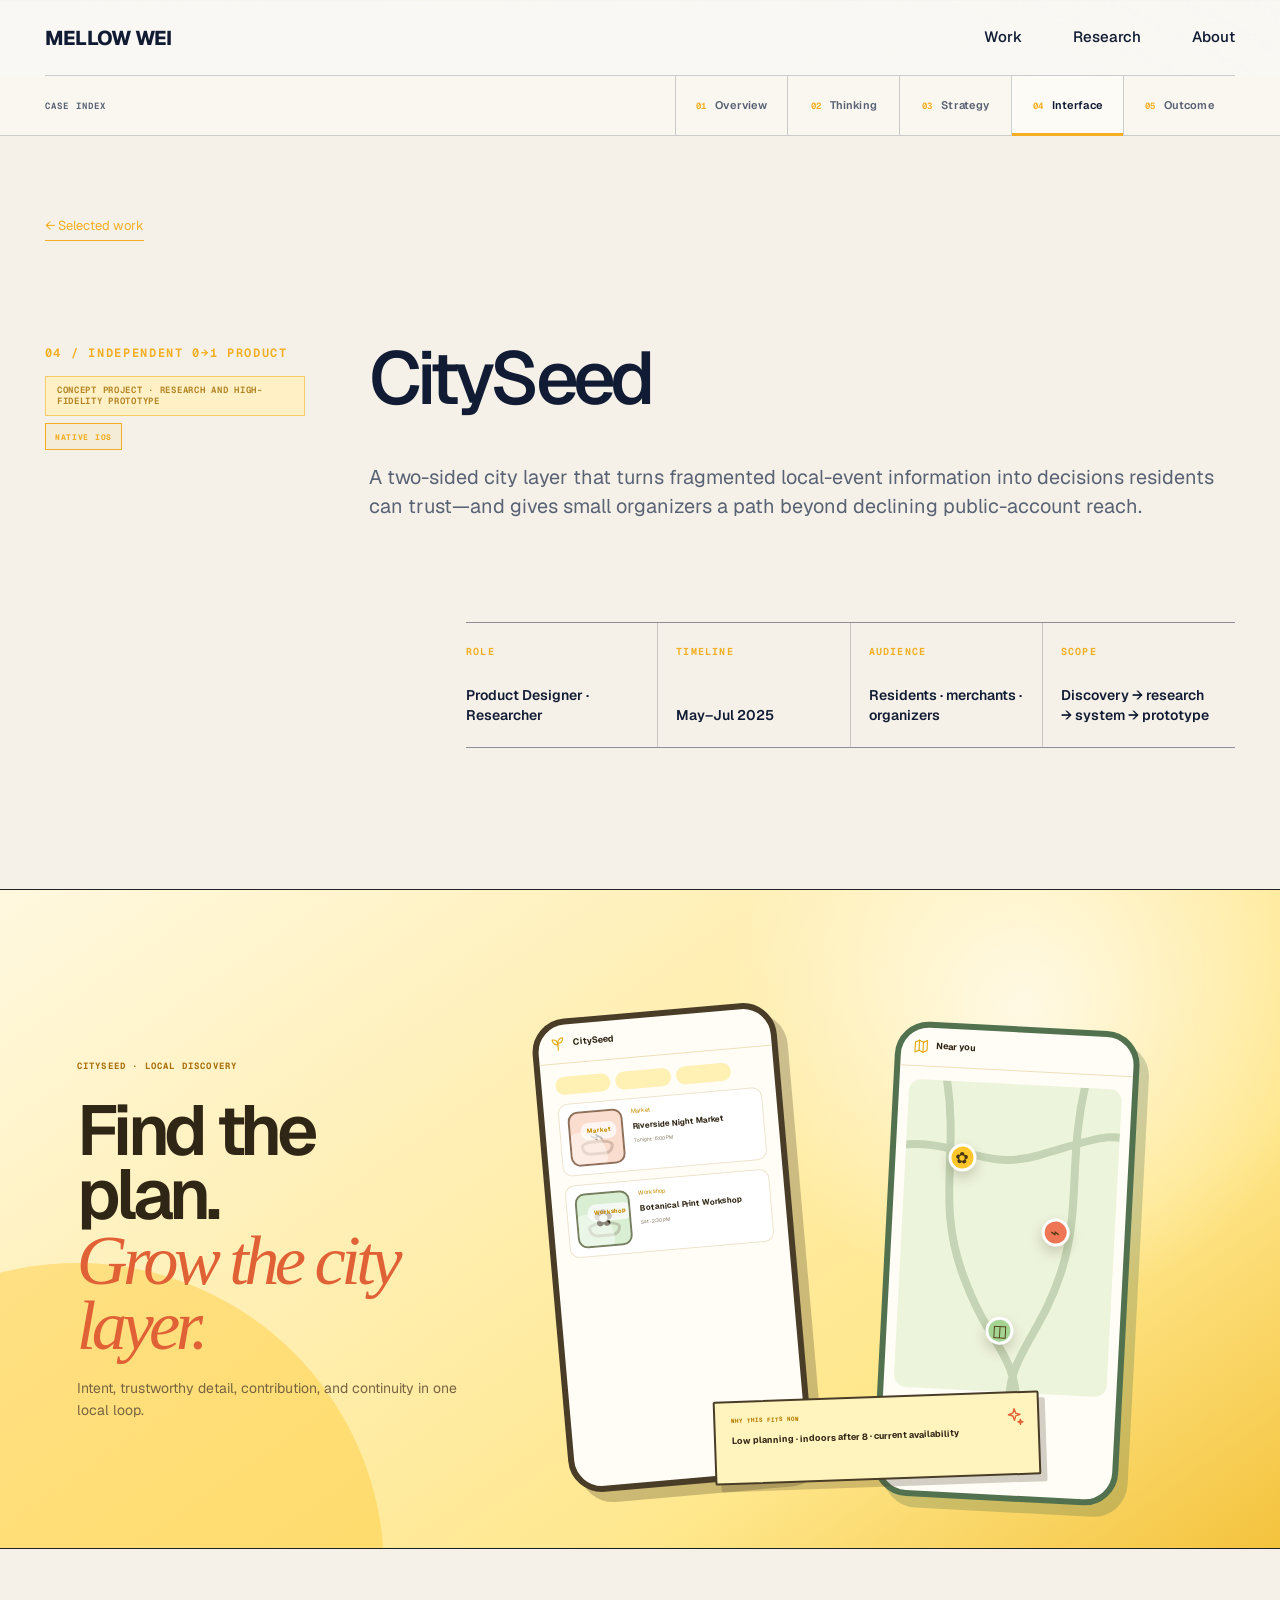
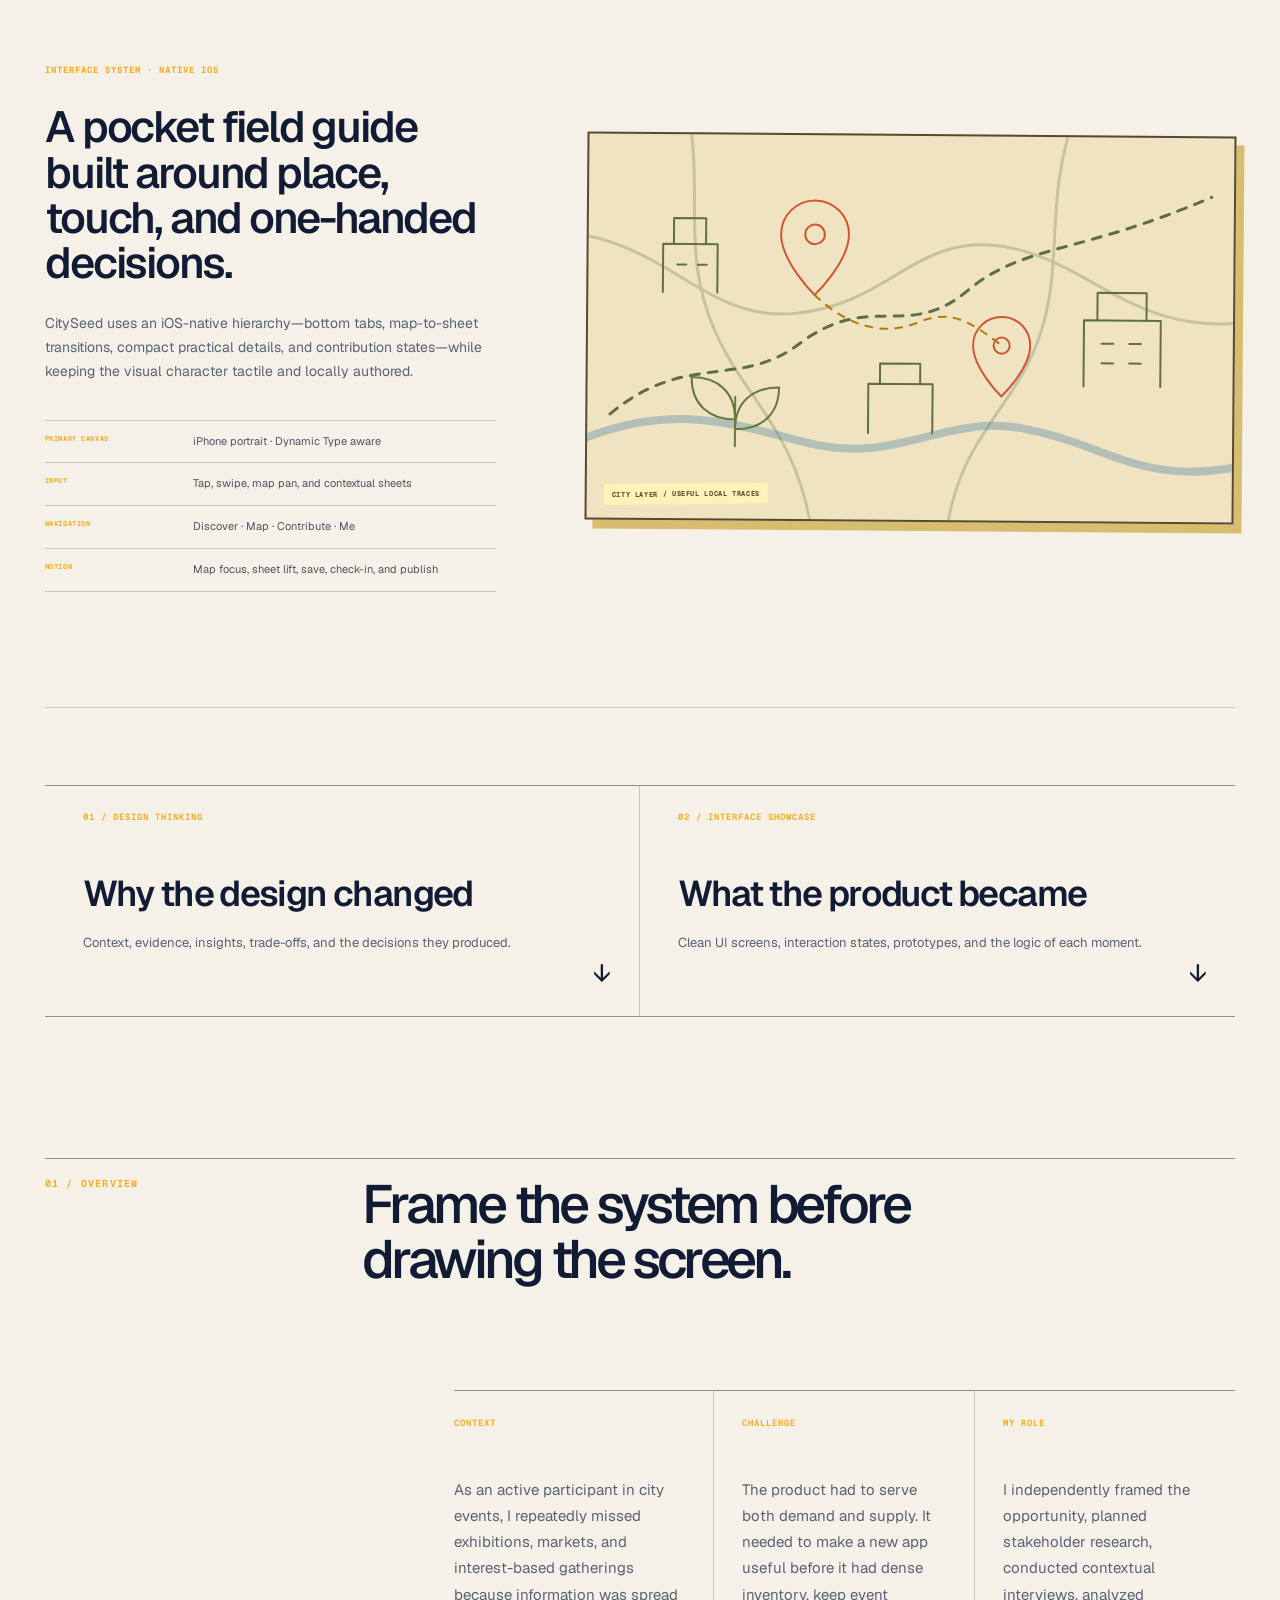
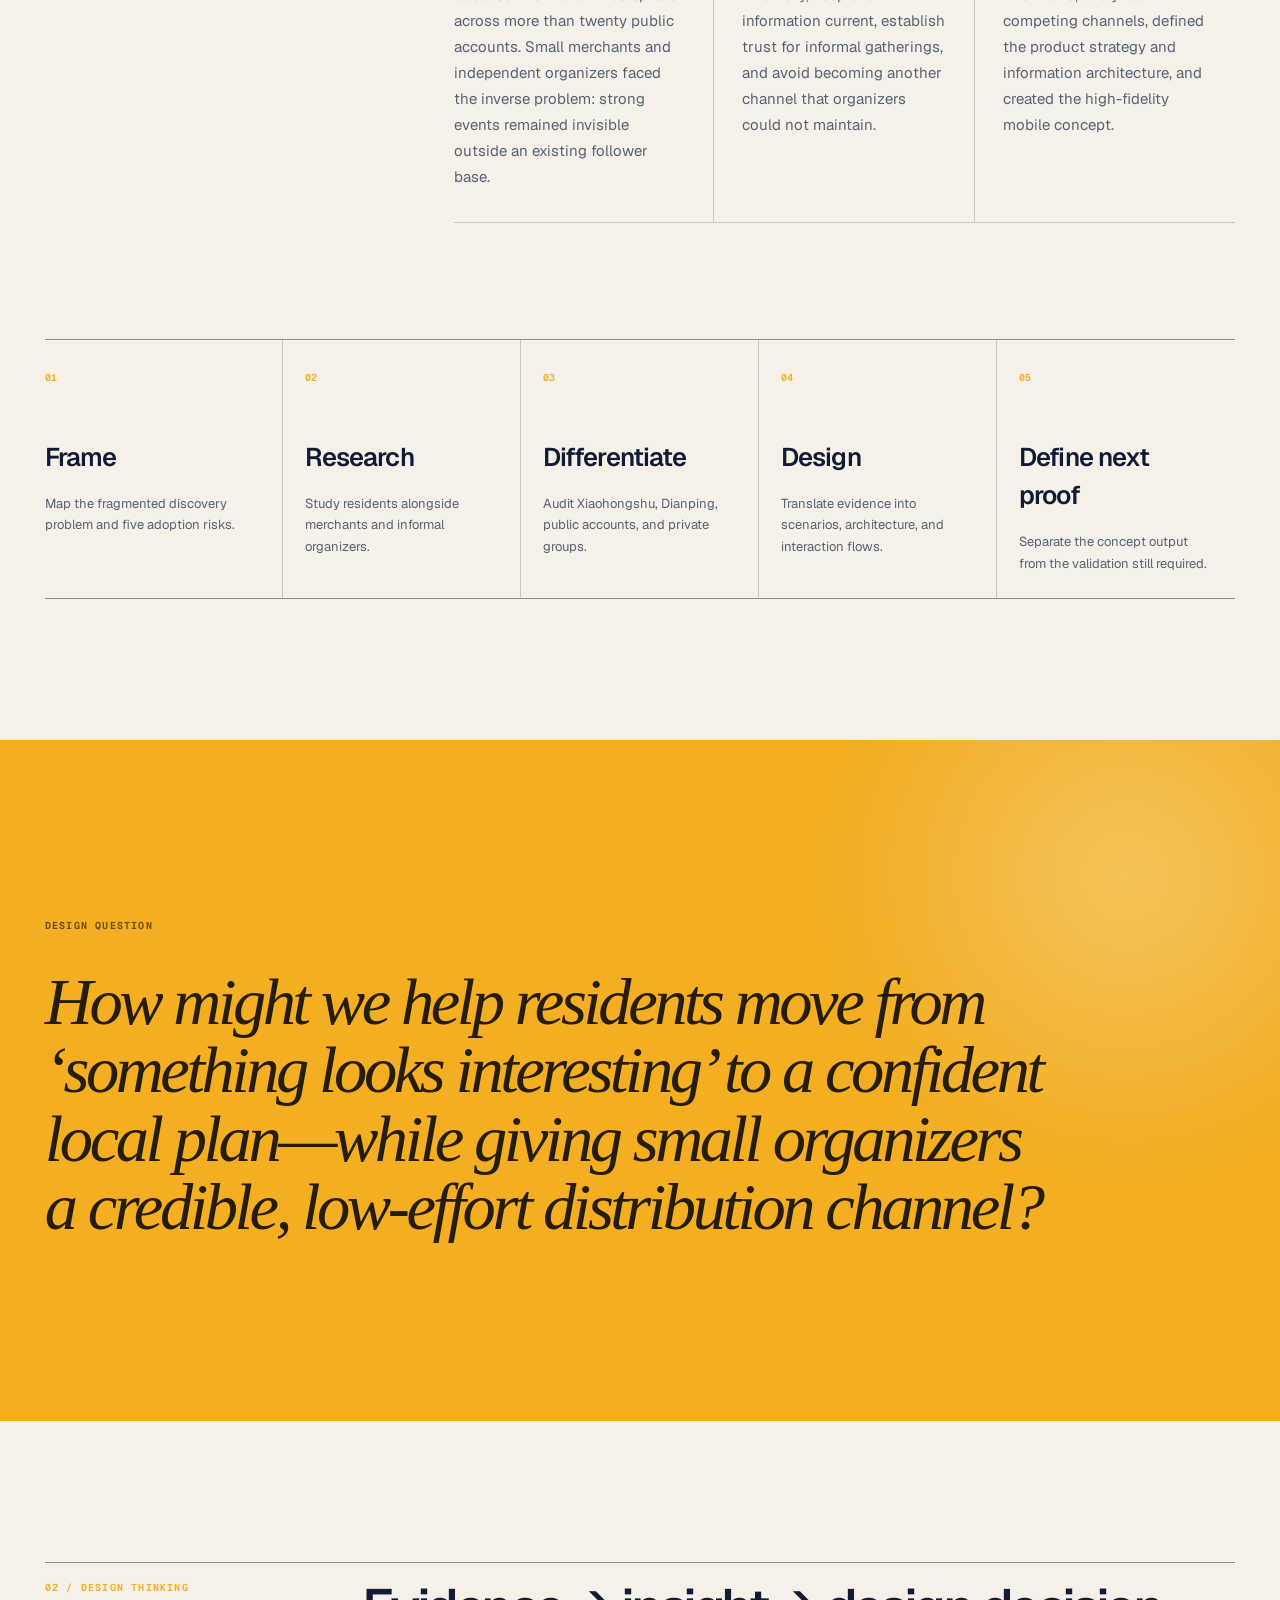
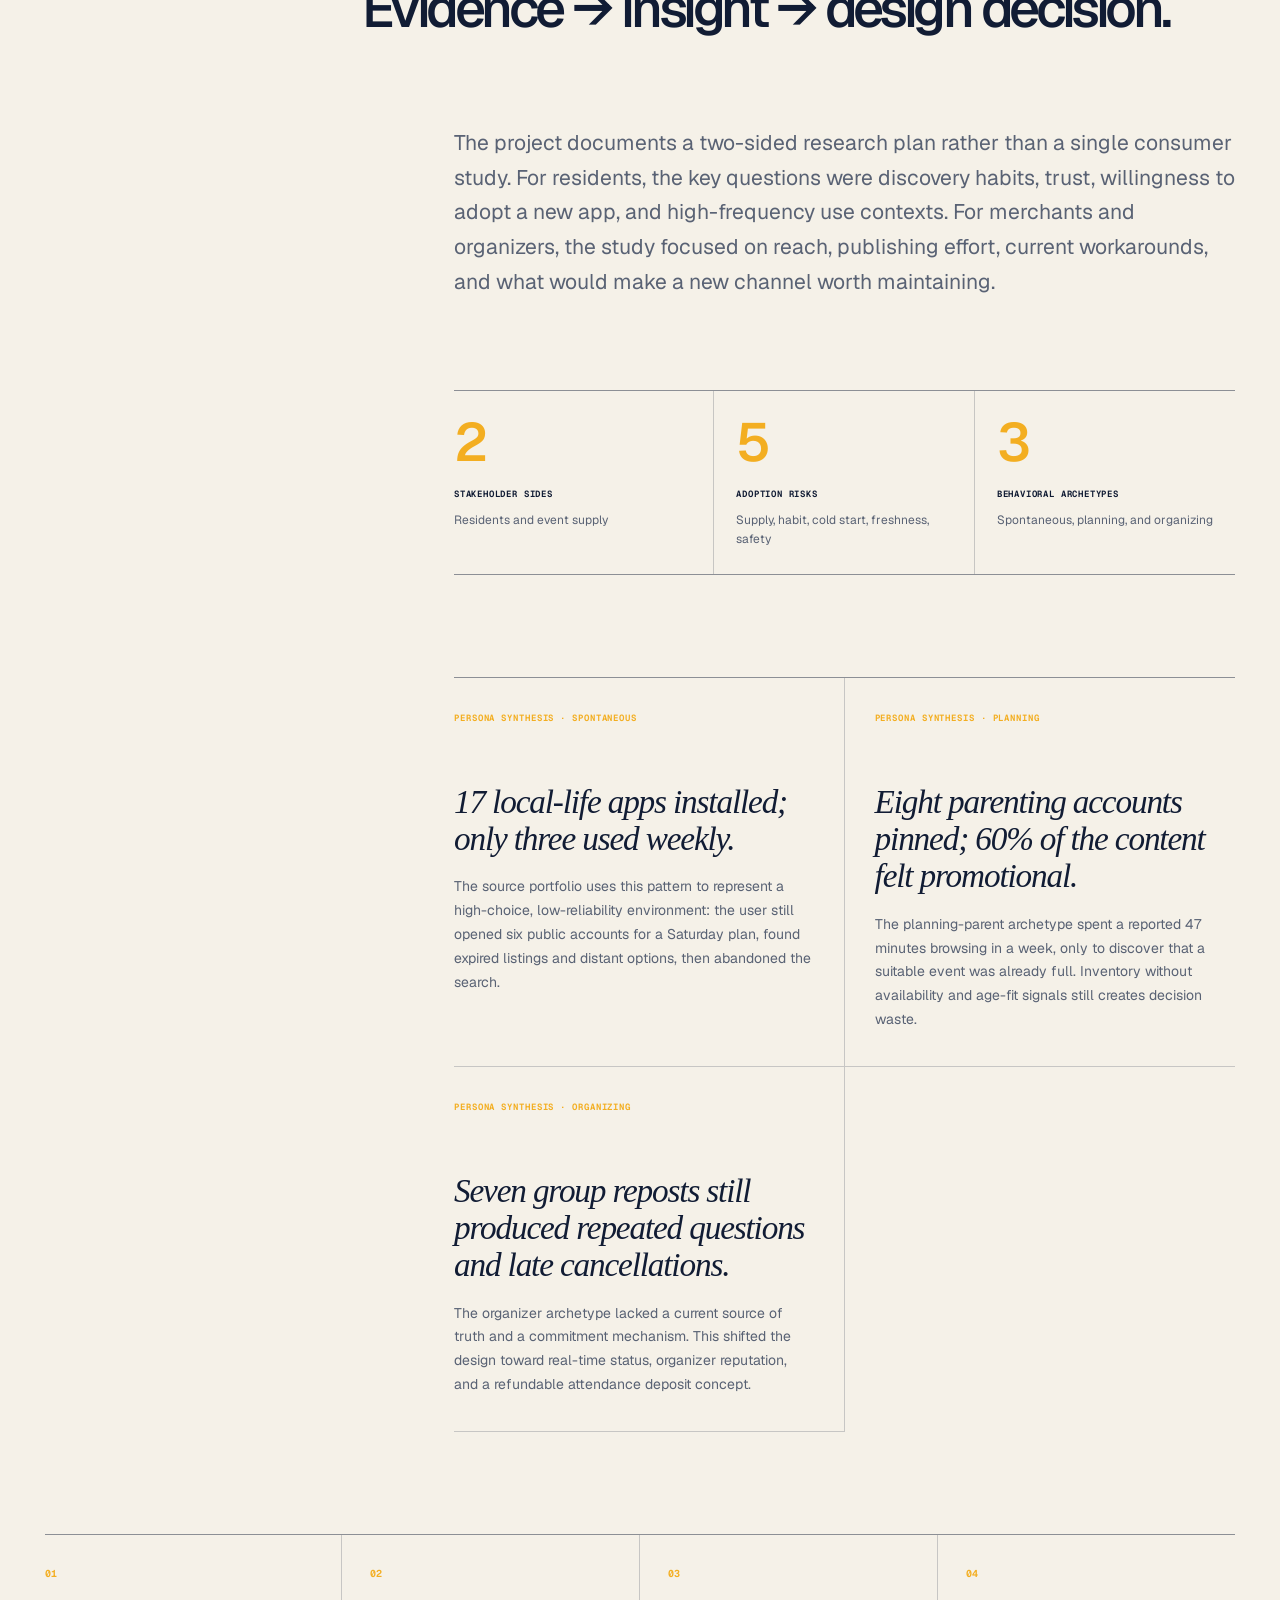
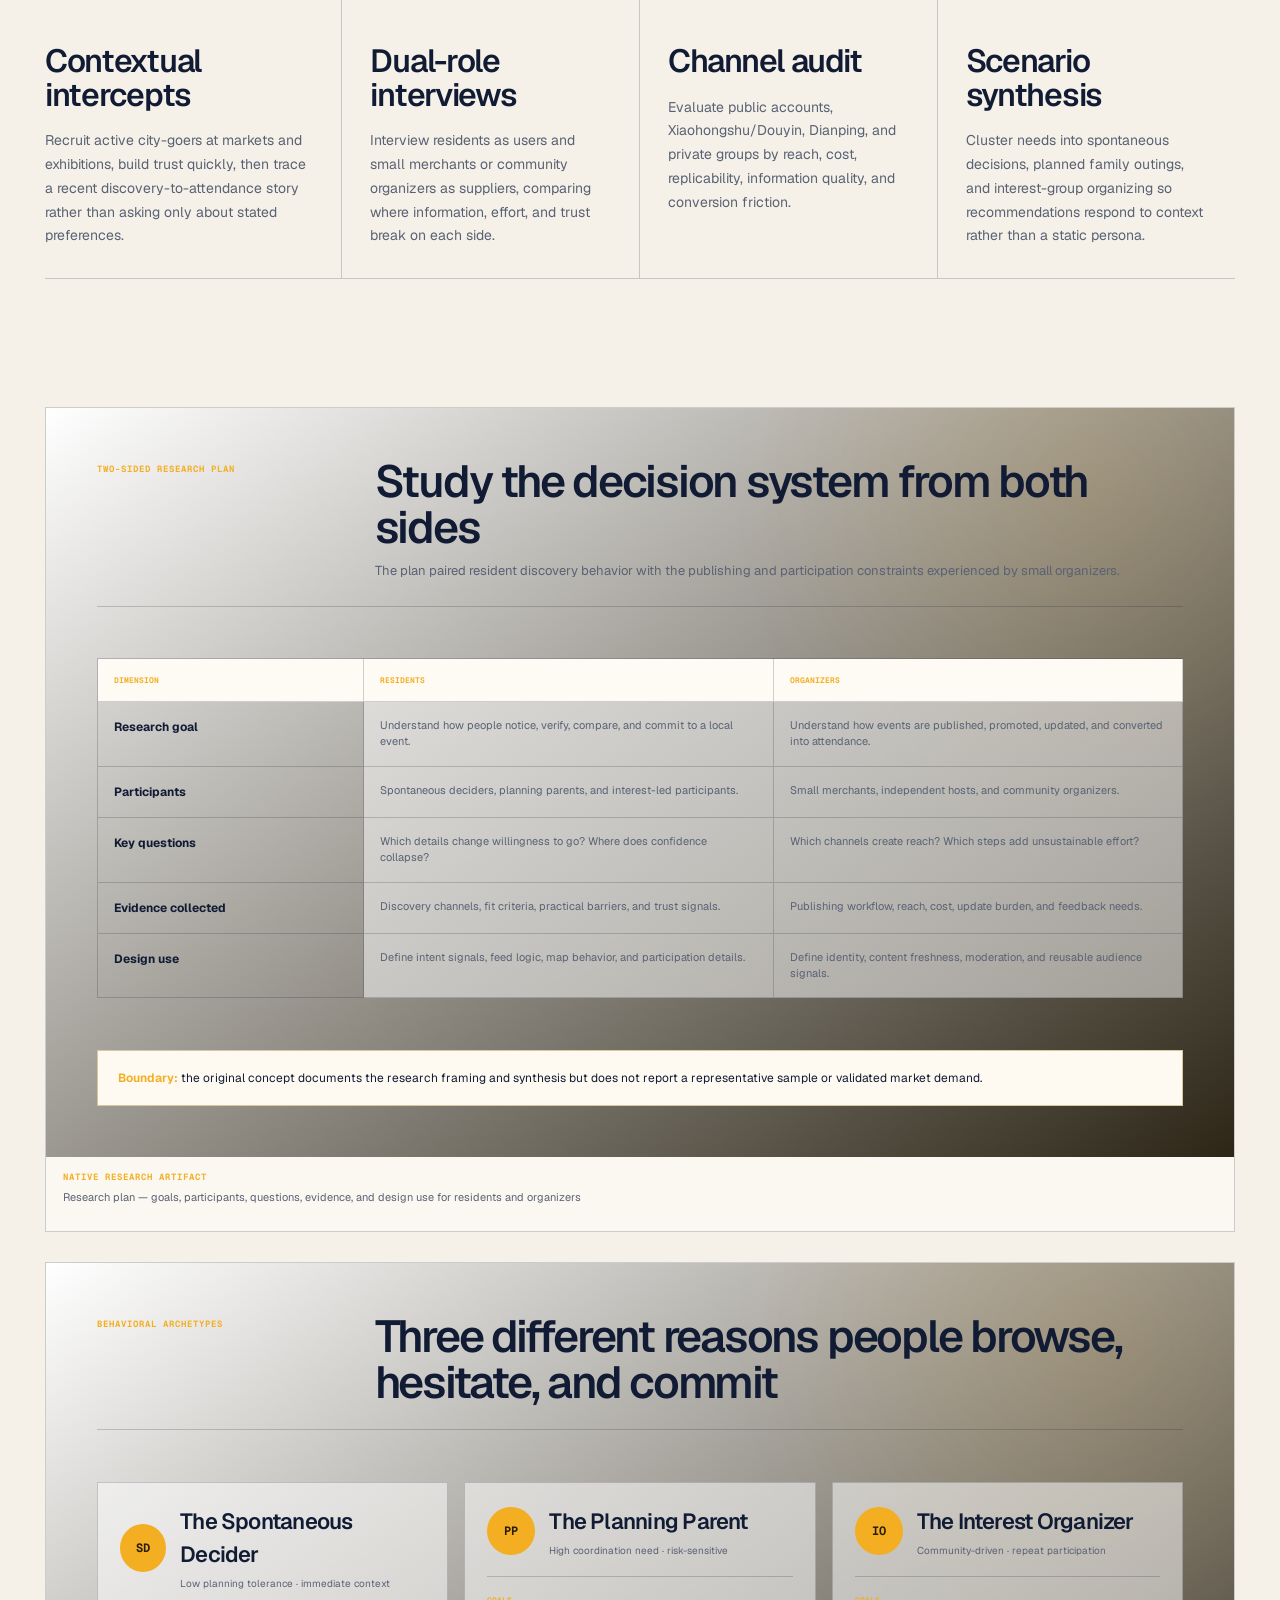
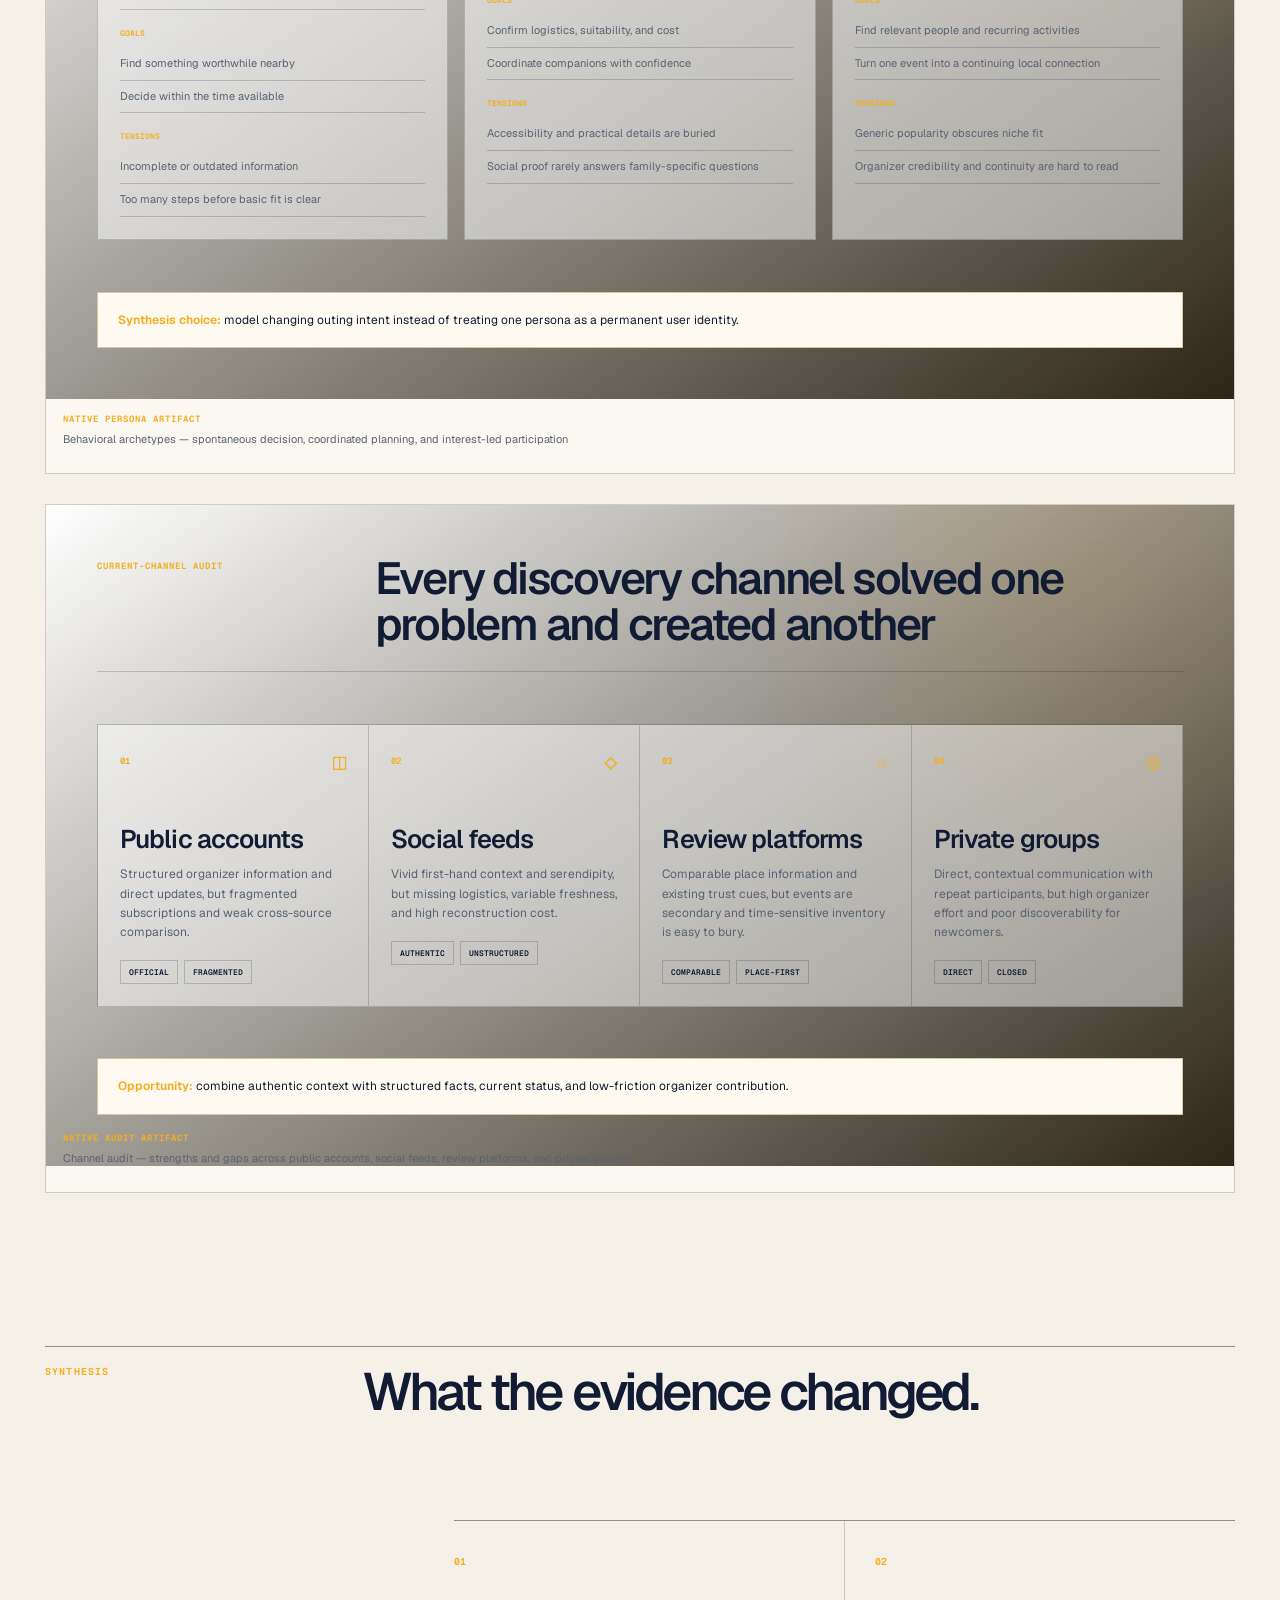
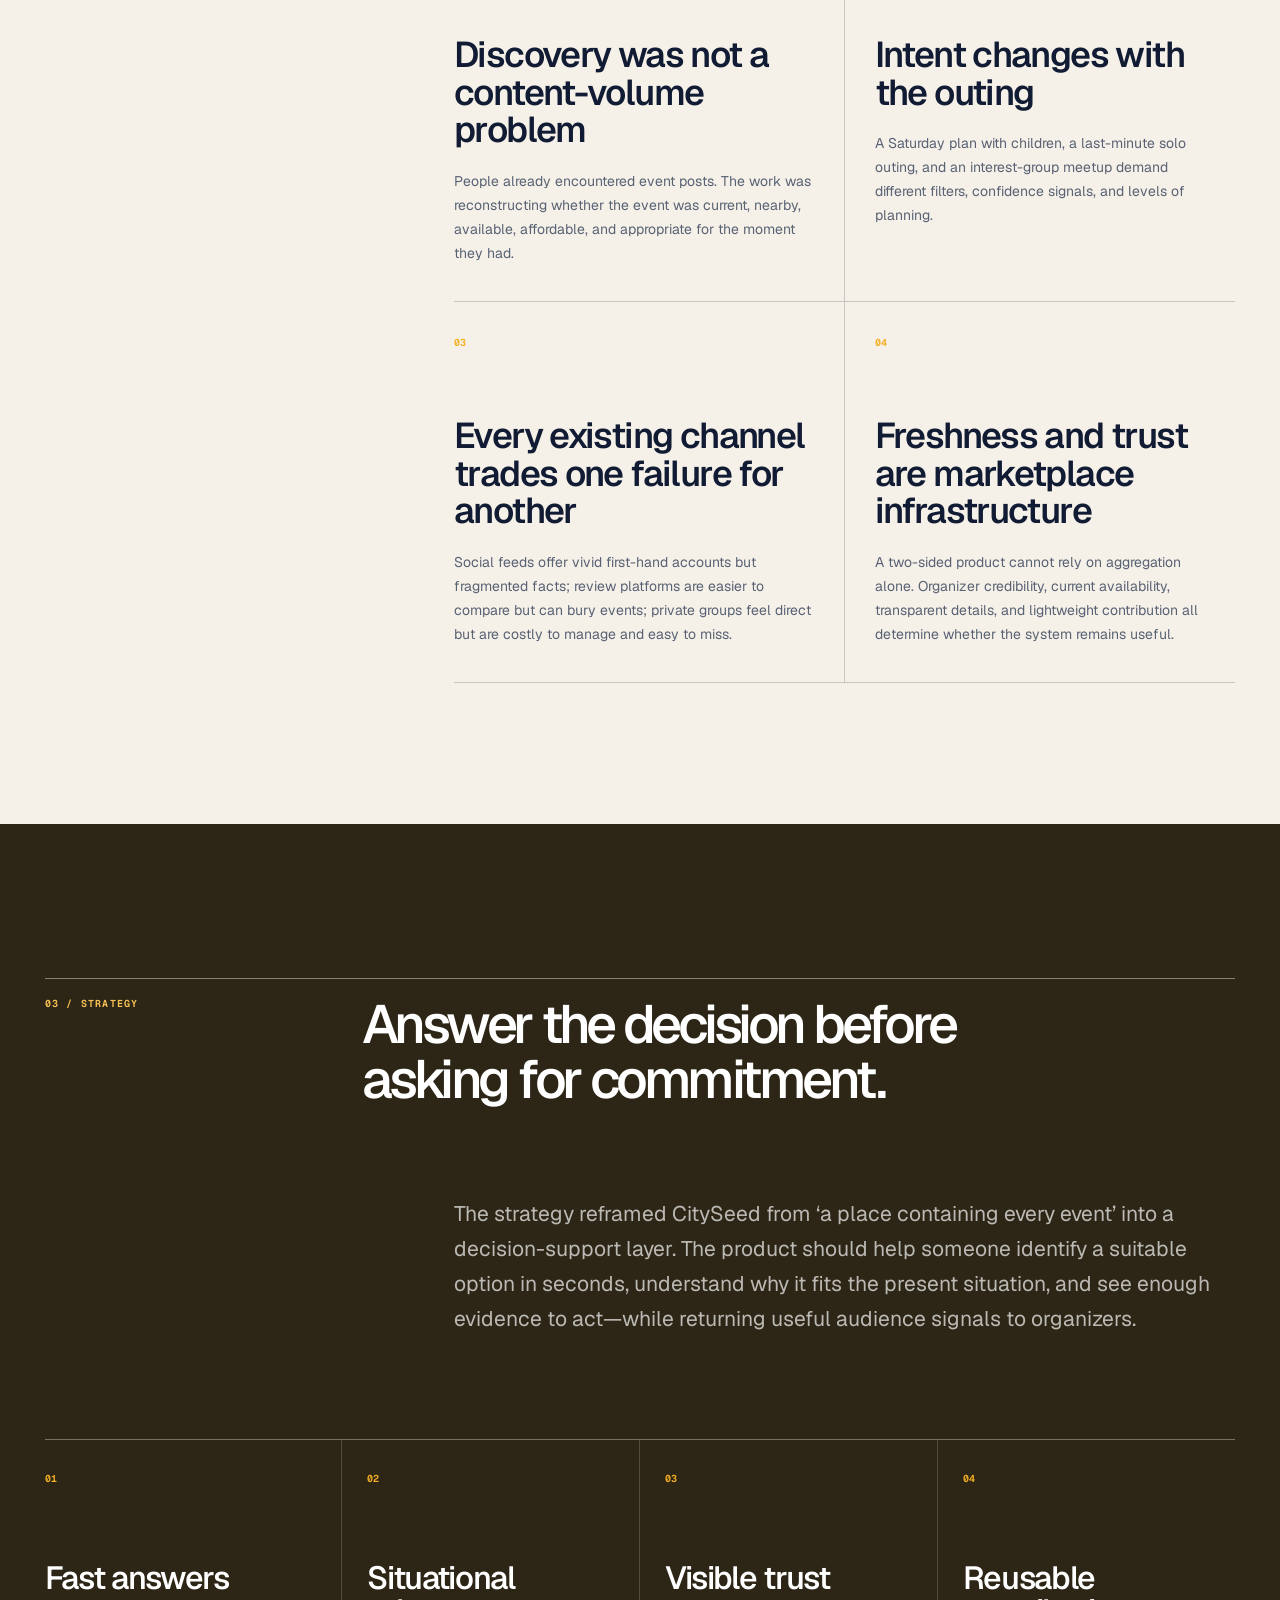
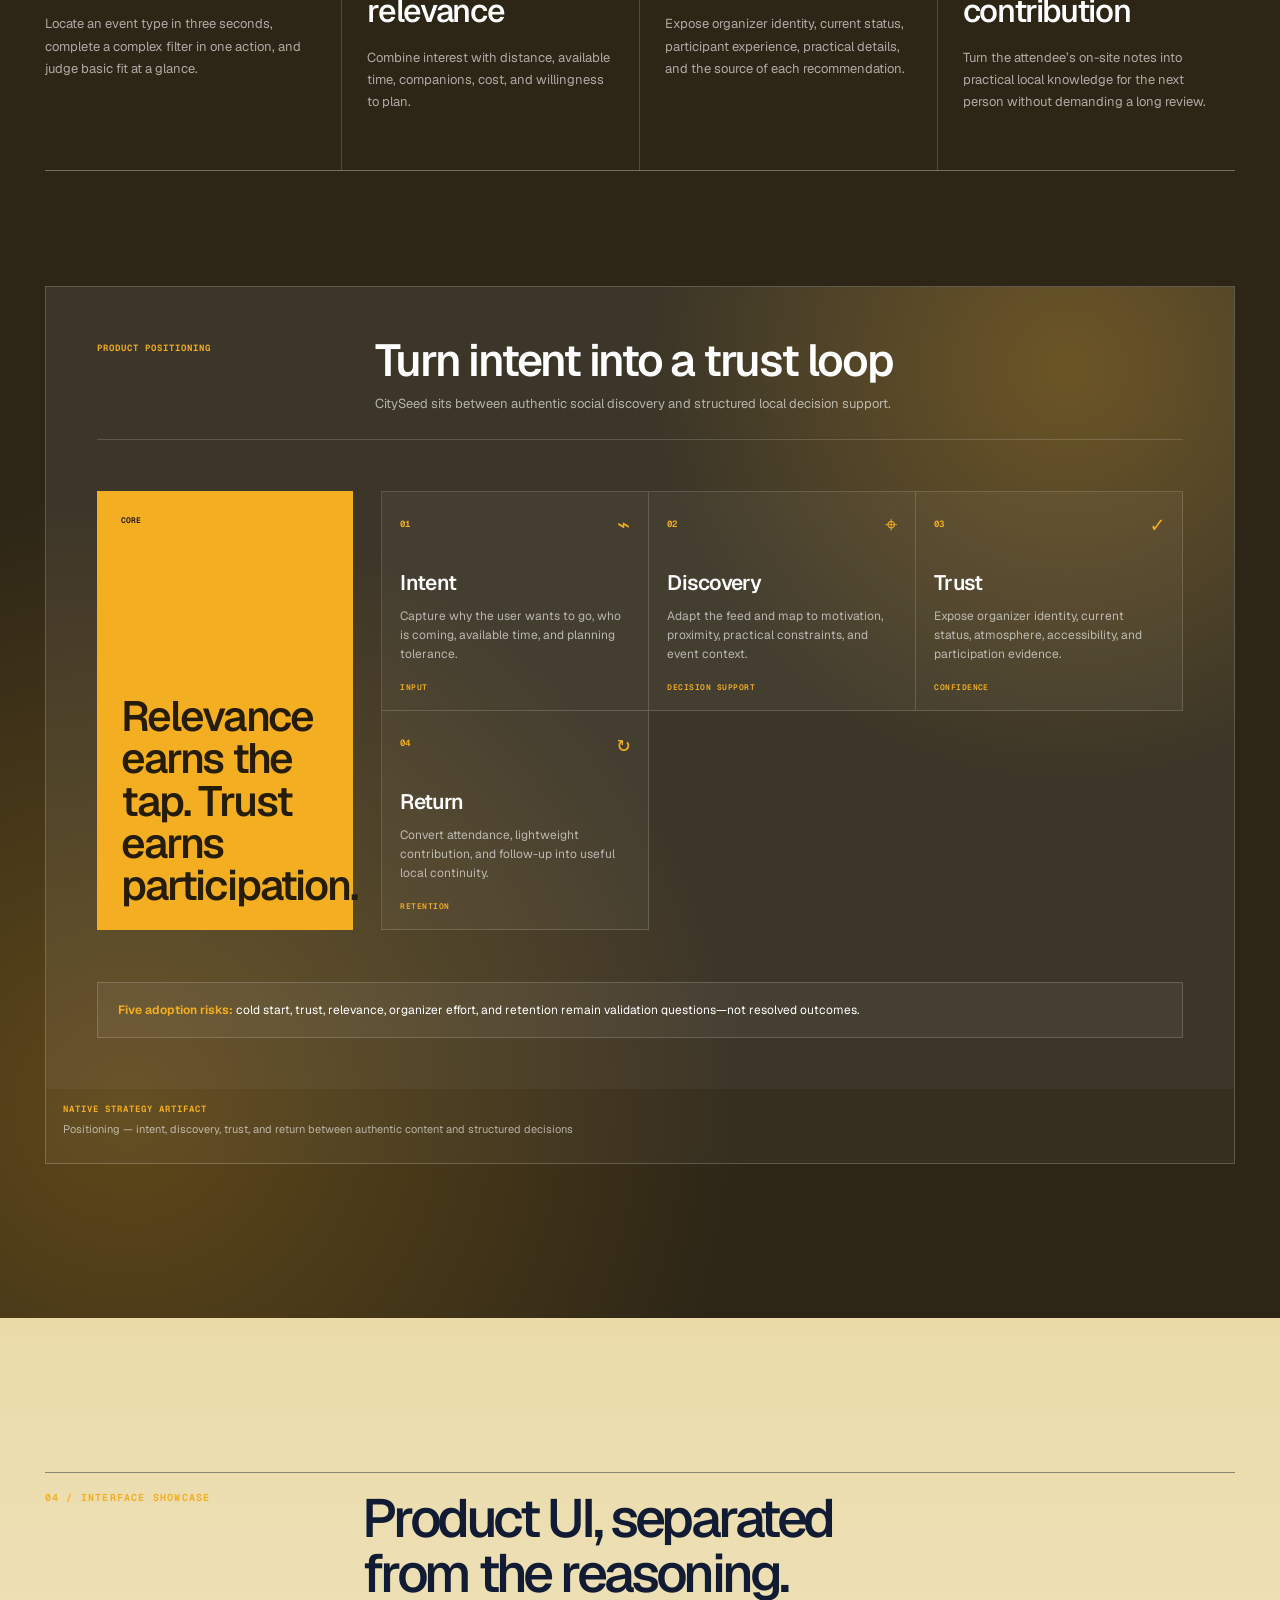
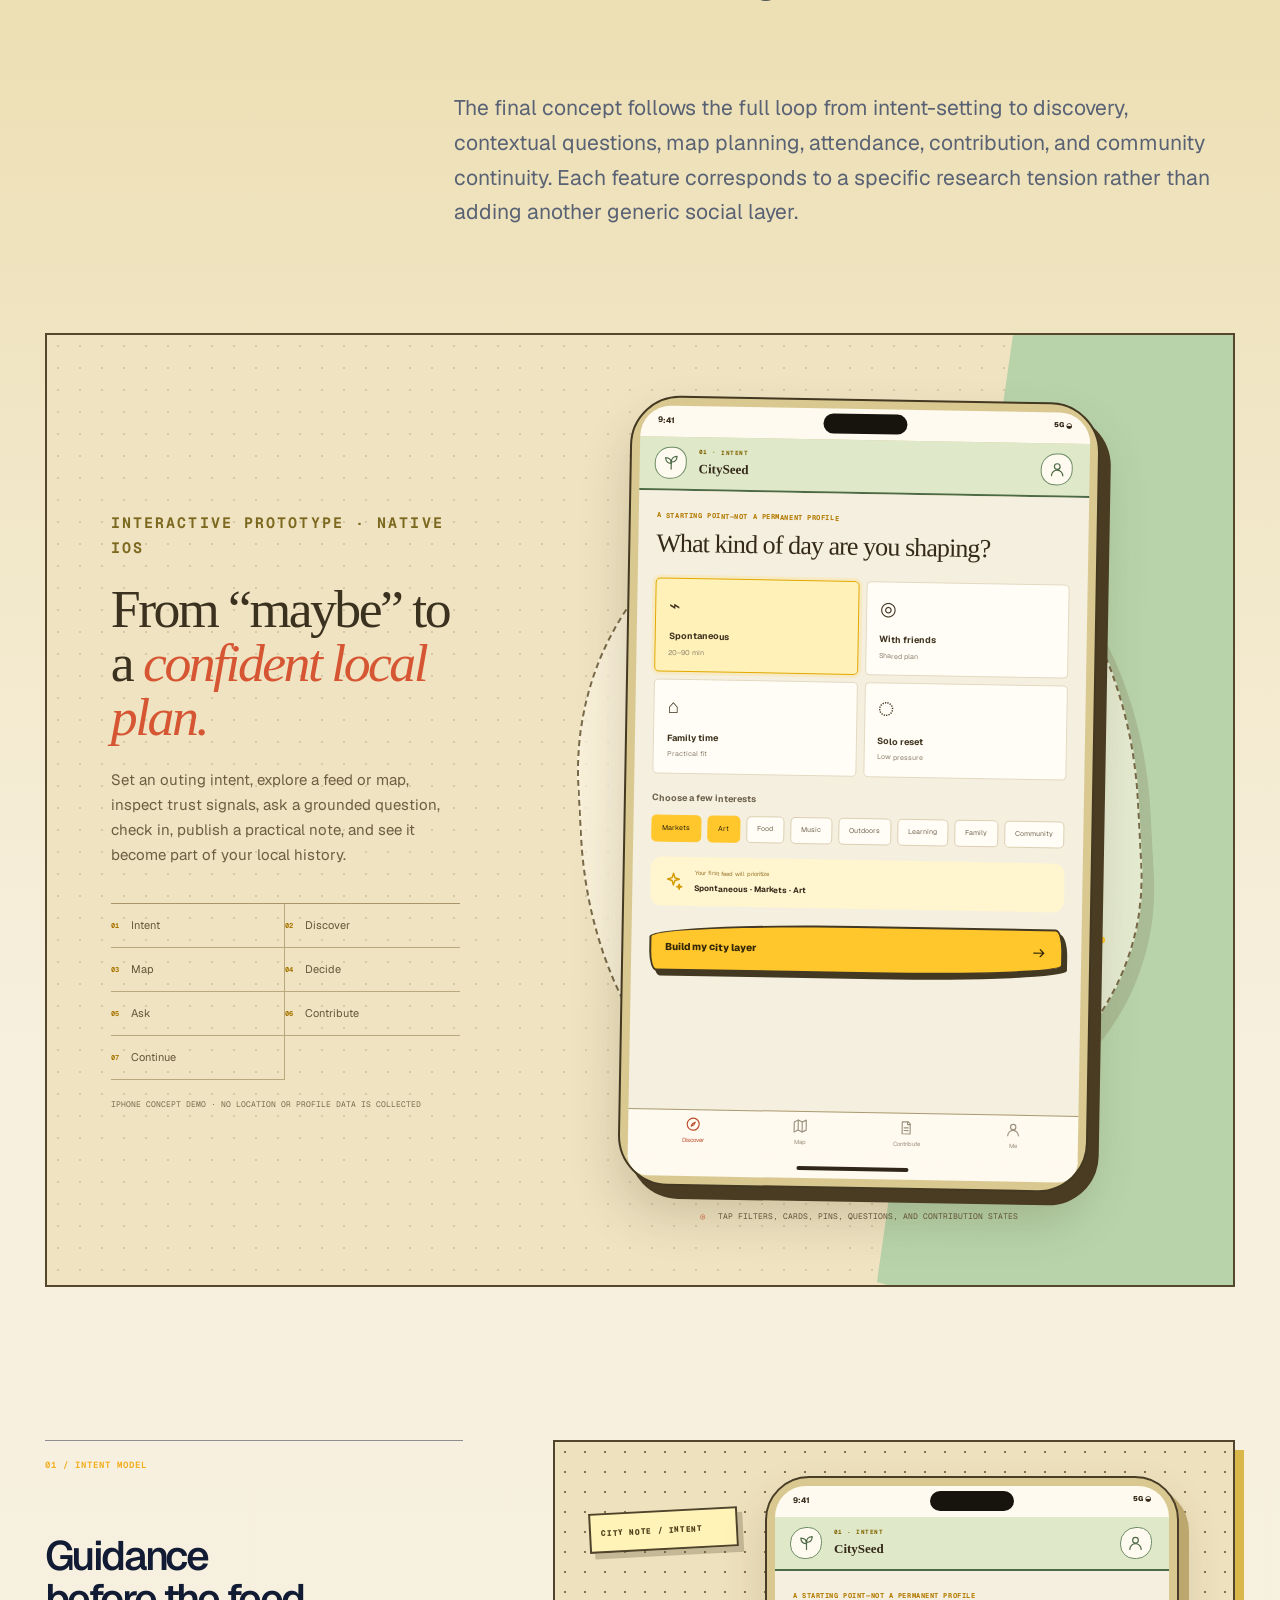
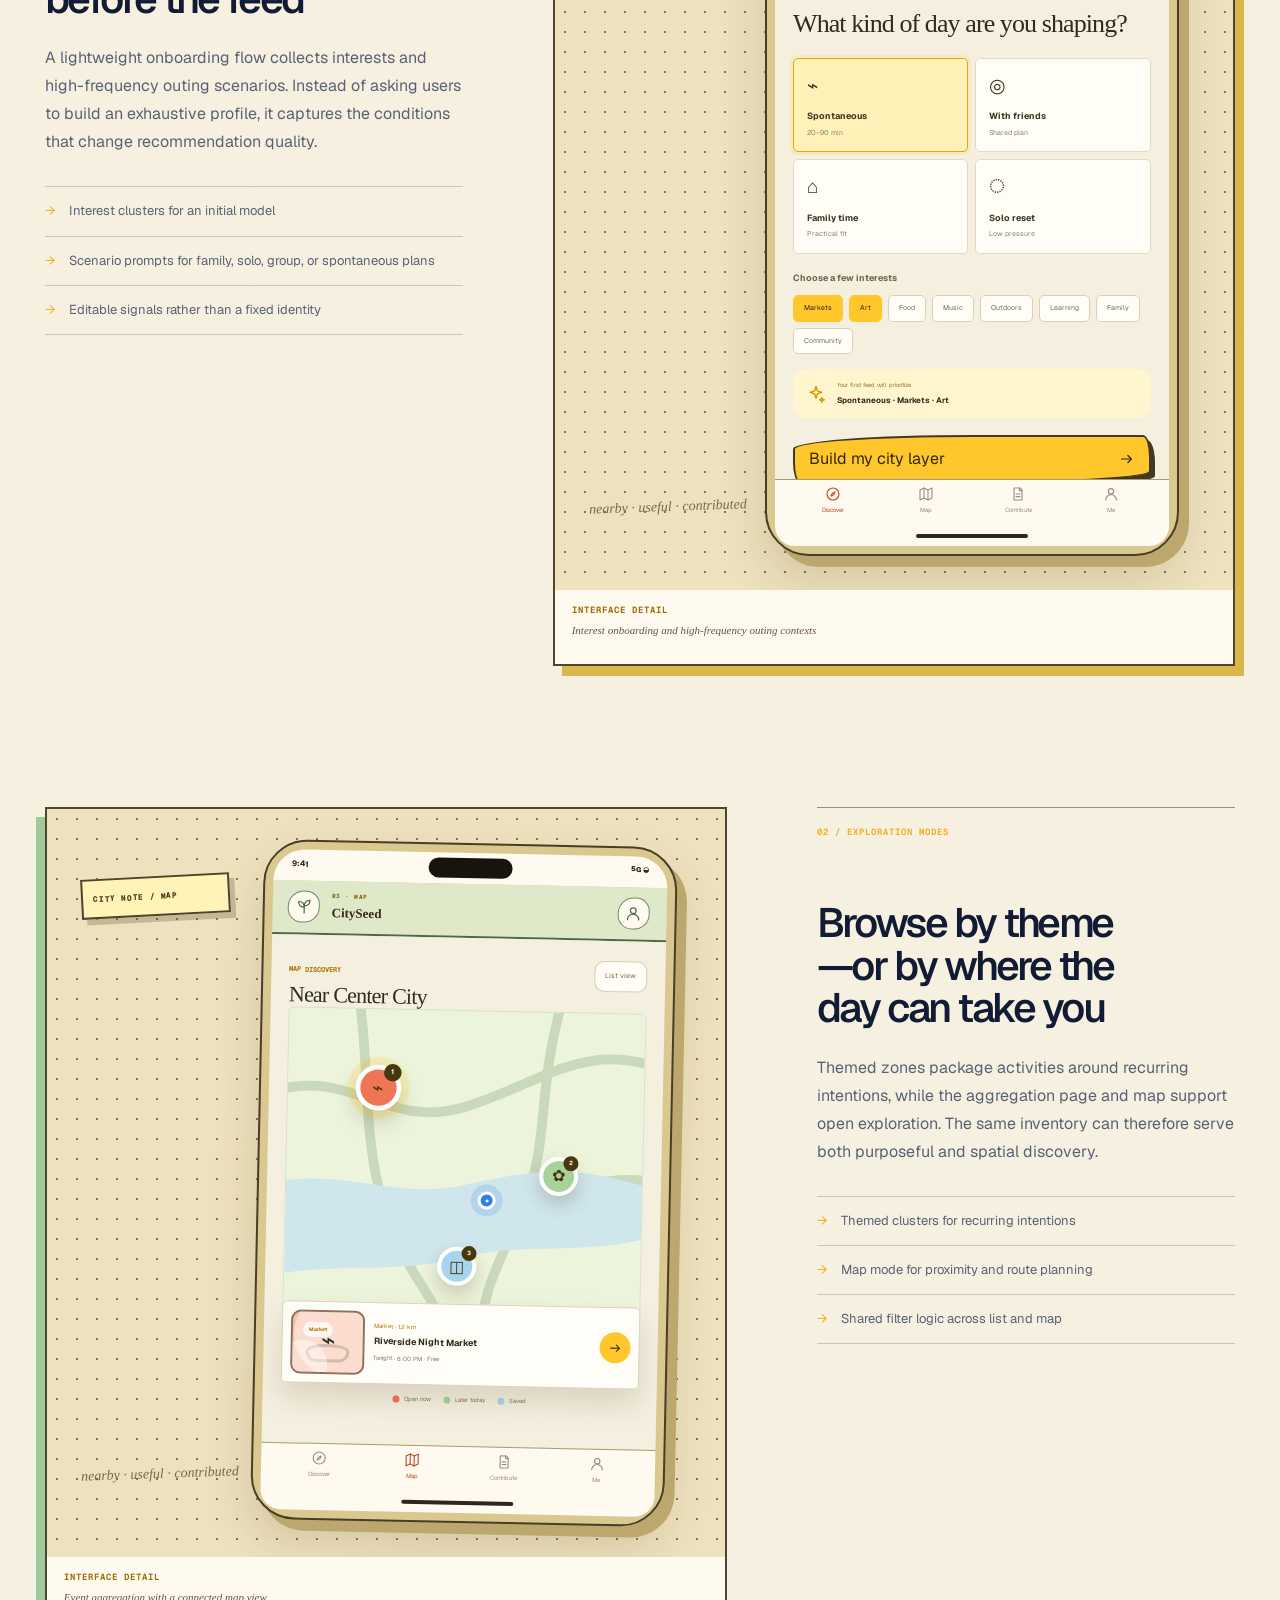
<file: work/cityseed/index.html>
<!DOCTYPE html><!--lWze9vFVmE1qQr3mUl4wz--><html lang="en"><head><meta charSet="utf-8"/><meta name="viewport" content="width=device-width, initial-scale=1"/><link rel="preload" href="/_next/static/media/0b78ff376f6b9734-s.p.woff2" as="font" crossorigin="" type="font/woff2"/><link rel="preload" href="/_next/static/media/723e11e5093b8e80.p.woff2" as="font" crossorigin="" type="font/woff2"/><link rel="stylesheet" href="/_next/static/css/531c1fcb1e69d47b.css" data-precedence="next"/><link rel="stylesheet" href="/_next/static/css/dc9b115cf34fe89f.css" data-precedence="next"/><link rel="preload" as="script" fetchPriority="low" href="/_next/static/chunks/webpack-11e4e231e5c0f538.js"/><script src="/_next/static/chunks/4bd1b696-c023c6e3521b1417.js" async=""></script><script src="/_next/static/chunks/255-64e783496c90356a.js" async=""></script><script src="/_next/static/chunks/main-app-c84fde26fdc399ae.js" async=""></script><script src="/_next/static/chunks/619-ba102abea3e3d0e4.js" async=""></script><script src="/_next/static/chunks/356-1cbf59d25a49fb83.js" async=""></script><script src="/_next/static/chunks/625-fa65bca5b813463c.js" async=""></script><script src="/_next/static/chunks/app/work/cityseed/page-4290361b1d1a6dd6.js" async=""></script><meta name="next-size-adjust" content=""/><title>CitySeed — Local Event Discovery — Mellow Wei</title><meta name="description" content="A complete 0→1 case study for a two-sided local event discovery platform."/><link rel="shortcut icon" href="/favicon.svg"/><link rel="icon" href="/favicon.svg"/><script src="/_next/static/chunks/polyfills-42372ed130431b0a.js" noModule=""></script></head><body class="__variable_8adcd2 __variable_46451f"><div hidden=""><!--$--><!--/$--></div><a class="skip-link" href="#main-content">Skip to content</a><header class="site-header"><a class="wordmark" aria-label="Mellow Wei home" href="/">Mellow Wei</a><nav aria-label="Primary navigation"><a href="/#work">Work</a><a href="/#research">Research</a><a href="/about/">About</a></nav></header><div id="main-content"><main class="case-v2 case-theme-yellow case-product-cityseed" id="top"><div class="case-scroll-progress" aria-hidden="true"><span style="width:0%"></span></div><nav class="case-chapter-nav" aria-label="Case study chapters"><span class="case-nav-title">Case index</span><a href="#overview" aria-current="location"><span>01</span>Overview</a><a href="#research"><span>02</span>Thinking</a><a href="#strategy"><span>03</span>Strategy</a><a href="#design"><span>04</span>Interface</a><a href="#outcome"><span>05</span>Outcome</a></nav><section class="case-v2-hero section-frame"><a class="back-link" href="/#work">← Selected work</a><div class="case-v2-heading" data-reveal="true"><div><p class="eyebrow">04<!-- --> / <!-- -->Independent 0→1 product</p><div class="case-status-row"><span class="case-status">Concept project · research and high-fidelity prototype</span><span class="case-platform">Native iOS</span></div></div><div><h1>CitySeed</h1><p>A two-sided city layer that turns fragmented local-event information into decisions residents can trust—and gives small organizers a path beyond declining public-account reach.</p></div></div><div class="case-v2-meta" data-reveal="true"><div><span>Role</span><strong>Product Designer · Researcher</strong></div><div><span>Timeline</span><strong>May–Jul 2025</strong></div><div><span>Audience</span><strong>Residents · merchants · organizers</strong></div><div><span>Scope</span><strong>Discovery → research → system → prototype</strong></div></div></section><figure class="case-v2-cover" data-parallax="true"><div class="product-cover seedp-cover" role="img" aria-label="Code-rendered CitySeed local discovery system"><div class="seedp-cover-copy"><span>CITYSEED · LOCAL DISCOVERY</span><h2>Find the plan.<br/><em>Grow the city layer.</em></h2><p>Intent, trustworthy detail, contribution, and continuity in one local loop.</p></div><div class="seedp-cover-collage" aria-hidden="true"><div class="seedp-cover-phone is-feed"><header><svg class="seedp-icon" viewBox="0 0 24 24" aria-hidden="true"><path d="M12 21V9"></path><path d="M12 13C7 13 4 10 4 5c5 0 8 3 8 8Zm0-2c0-5 3-8 8-8 0 5-3 8-8 8Z"></path></svg><b>CitySeed</b></header><div class="seedp-cover-chips"><i></i><i></i><i></i></div><article><div class="seedp-event-art seedp-coral is-compact" aria-hidden="true"><i></i><b>⌁</b><span>Market</span></div><div><span>Market</span><strong>Riverside Night Market</strong><small>Tonight · 6:00 PM</small></div></article><article><div class="seedp-event-art seedp-green is-compact" aria-hidden="true"><i></i><b>✿</b><span>Workshop</span></div><div><span>Workshop</span><strong>Botanical Print Workshop</strong><small>Sat · 2:30 PM</small></div></article></div><div class="seedp-cover-phone is-map"><header><svg class="seedp-icon" viewBox="0 0 24 24" aria-hidden="true"><path d="m3 6 6-3 6 3 6-3v15l-6 3-6-3-6 3V6Z"></path><path d="M9 3v15m6-12v15"></path></svg><b>Near you</b></header><div class="seedp-cover-map"><svg viewBox="0 0 240 330"><path d="M-20 70c73-20 103 24 171 0s76-31 120-19M40-20c22 95-4 146 32 230s63 79 69 150M200-20c-18 91 2 146-18 221s-58 100-50 159"></path></svg><i class="p1">✿</i><i class="p2">⌁</i><i class="p3">◫</i></div><b>8 events within 25 min</b></div><div class="seedp-cover-note"><svg class="seedp-icon" viewBox="0 0 24 24" aria-hidden="true"><path d="m12 3 1.7 5.3L19 10l-5.3 1.7L12 17l-1.7-5.3L5 10l5.3-1.7L12 3Z"></path><path d="m19 16 .7 2.3L22 19l-2.3.7L19 22l-.7-2.3L16 19l2.3-.7L19 16Z"></path></svg><span>WHY THIS FITS NOW</span><strong>Low planning · indoors after 8 · current availability</strong></div></div></div></figure><section class="case-interface-manifest section-frame" aria-label="CitySeed interface system" data-reveal="true"><div class="case-interface-copy"><p>Interface system · <!-- -->Native iOS</p><h2>A pocket field guide built around place, touch, and one-handed decisions.</h2><p>CitySeed uses an iOS-native hierarchy—bottom tabs, map-to-sheet transitions, compact practical details, and contribution states—while keeping the visual character tactile and locally authored.</p><dl><div><dt>Primary canvas</dt><dd>iPhone portrait · Dynamic Type aware</dd></div><div><dt>Input</dt><dd>Tap, swipe, map pan, and contextual sheets</dd></div><div><dt>Navigation</dt><dd>Discover · Map · Contribute · Me</dd></div><div><dt>Motion</dt><dd>Map focus, sheet lift, save, check-in, and publish</dd></div></dl></div><div class="project-line-art line-art-cityseed" aria-hidden="true"><svg viewBox="0 0 720 430"><path class="line-art-main" d="M24 314c83-71 145-29 211-80 79-61 121-4 188-61 62-53 126-42 273-107"></path><path class="line-art-road" d="M-10 113c104 18 144 95 238 87 112-10 138-98 246-75 93 20 140 99 270 80M110-20c16 93-8 157 32 243 34 74 92 109 110 227M540-20c-32 99-8 165-37 247-30 83-90 112-102 223"></path><path class="line-art-river" d="M-20 348c110-50 177-25 267-3 99 24 152-35 242-18 96 18 133 66 252 38"></path><g class="line-art-buildings"><path d="M82 177v-54h61v54M94 123V94h36v29M98 146h10m13 0h10"></path><path d="M554 279v-74h86v74M569 205v-31h55v31M574 231h13m18 0h13M574 253h13m18 0h13"></path><path d="M313 333v-55h72v55M326 278v-23h45v23"></path></g><g class="line-art-pins"><path d="M214 111c0-21 17-38 38-38s38 17 38 38c0 31-38 68-38 68s-38-37-38-68Z"></path><circle cx="252" cy="111" r="11"></circle><path d="M430 234c0-18 14-32 32-32s32 14 32 32c0 26-32 57-32 57s-32-31-32-57Z"></path><circle cx="462" cy="234" r="9"></circle></g><g class="line-art-seed"><path d="M164 349v-55M164 319c-30 0-49-17-49-47 30 0 49 17 49 47Zm0 11c0-30 19-47 49-47 0 30-19 47-49 47Z"></path></g><path class="line-art-dash" d="M252 179c39 36 78 46 118 29 33-13 53-4 92 26"></path></svg><span>City layer / useful local traces</span></div></section><section class="case-view-map section-frame" aria-label="Case study content map" data-reveal="true"><a href="#research"><span>01 / Design thinking</span><strong>Why the design changed</strong><p>Context, evidence, insights, trade-offs, and the decisions they produced.</p><b aria-hidden="true">↓</b></a><a href="#design"><span>02 / Interface showcase</span><strong>What the product became</strong><p>Clean UI screens, interaction states, prototypes, and the logic of each moment.</p><b aria-hidden="true">↓</b></a></section><section class="case-v2-section section-frame" id="overview" data-case-section="true"><header class="case-v2-section-head" data-reveal="true"><p>01 / Overview</p><h2>Frame the system before drawing the screen.</h2></header><div class="case-three-column" data-reveal="true"><article><span>Context</span><p>As an active participant in city events, I repeatedly missed exhibitions, markets, and interest-based gatherings because information was spread across more than twenty public accounts. Small merchants and independent organizers faced the inverse problem: strong events remained invisible outside an existing follower base.</p></article><article><span>Challenge</span><p>The product had to serve both demand and supply. It needed to make a new app useful before it had dense inventory, keep event information current, establish trust for informal gatherings, and avoid becoming another channel that organizers could not maintain.</p></article><article><span>My role</span><p>I independently framed the opportunity, planned stakeholder research, conducted contextual interviews, analyzed competing channels, defined the product strategy and information architecture, and created the high-fidelity mobile concept.</p></article></div><div class="process-rail" data-reveal="true"><article><span>01</span><h3>Frame</h3><p>Map the fragmented discovery problem and five adoption risks.</p></article><article><span>02</span><h3>Research</h3><p>Study residents alongside merchants and informal organizers.</p></article><article><span>03</span><h3>Differentiate</h3><p>Audit Xiaohongshu, Dianping, public accounts, and private groups.</p></article><article><span>04</span><h3>Design</h3><p>Translate evidence into scenarios, architecture, and interaction flows.</p></article><article><span>05</span><h3>Define next proof</h3><p>Separate the concept output from the validation still required.</p></article></div></section><section class="case-v2-question" data-reveal="true"><div class="section-frame"><p>Design question</p><blockquote>How might we help residents move from ‘something looks interesting’ to a confident local plan—while giving small organizers a credible, low-effort distribution channel?</blockquote></div></section><section class="case-v2-section research-v2 section-frame" id="research" data-case-section="true"><header class="case-v2-section-head" data-reveal="true"><p>02 / Design thinking</p><h2>Evidence → insight → design decision.</h2></header><p class="case-v2-lead" data-reveal="true">The project documents a two-sided research plan rather than a single consumer study. For residents, the key questions were discovery habits, trust, willingness to adopt a new app, and high-frequency use contexts. For merchants and organizers, the study focused on reach, publishing effort, current workarounds, and what would make a new channel worth maintaining.</p><div class="evidence-stats" data-reveal="true"><article><strong>2</strong><span>stakeholder sides</span><p>Residents and event supply</p></article><article><strong>5</strong><span>adoption risks</span><p>Supply, habit, cold start, freshness, safety</p></article><article><strong>3</strong><span>behavioral archetypes</span><p>Spontaneous, planning, and organizing</p></article></div><div class="research-signals"><article data-reveal="true"><span>Persona synthesis · spontaneous</span><h3>17 local-life apps installed; only three used weekly.</h3><p>The source portfolio uses this pattern to represent a high-choice, low-reliability environment: the user still opened six public accounts for a Saturday plan, found expired listings and distant options, then abandoned the search.</p></article><article data-reveal="true"><span>Persona synthesis · planning</span><h3>Eight parenting accounts pinned; 60% of the content felt promotional.</h3><p>The planning-parent archetype spent a reported 47 minutes browsing in a week, only to discover that a suitable event was already full. Inventory without availability and age-fit signals still creates decision waste.</p></article><article data-reveal="true"><span>Persona synthesis · organizing</span><h3>Seven group reposts still produced repeated questions and late cancellations.</h3><p>The organizer archetype lacked a current source of truth and a commitment mechanism. This shifted the design toward real-time status, organizer reputation, and a refundable attendance deposit concept.</p></article></div><div class="method-grid" data-reveal="true"><article><span>01</span><h3>Contextual intercepts</h3><p>Recruit active city-goers at markets and exhibitions, build trust quickly, then trace a recent discovery-to-attendance story rather than asking only about stated preferences.</p></article><article><span>02</span><h3>Dual-role interviews</h3><p>Interview residents as users and small merchants or community organizers as suppliers, comparing where information, effort, and trust break on each side.</p></article><article><span>03</span><h3>Channel audit</h3><p>Evaluate public accounts, Xiaohongshu/Douyin, Dianping, and private groups by reach, cost, replicability, information quality, and conversion friction.</p></article><article><span>04</span><h3>Scenario synthesis</h3><p>Cluster needs into spontaneous decisions, planned family outings, and interest-group organizing so recommendations respond to context rather than a static persona.</p></article></div><div class="research-artifacts"><figure class="source-figure " data-reveal="true"><div class="source-image source-image-custom"><div class="native-artifact native-artifact-matrix"><header class="native-artifact-header"><p>Two-sided research plan</p><h3>Study the decision system from both sides</h3><span>The plan paired resident discovery behavior with the publishing and participation constraints experienced by small organizers.</span></header><div class="native-matrix-scroll"><div class="native-matrix" style="--native-matrix-columns:2"><div class="native-matrix-corner">Dimension</div><div class="native-matrix-column">Residents</div><div class="native-matrix-column">Organizers</div><div class="native-matrix-row"><strong>Research goal</strong><div>Understand how people notice, verify, compare, and commit to a local event.</div><div>Understand how events are published, promoted, updated, and converted into attendance.</div></div><div class="native-matrix-row"><strong>Participants</strong><div>Spontaneous deciders, planning parents, and interest-led participants.</div><div>Small merchants, independent hosts, and community organizers.</div></div><div class="native-matrix-row"><strong>Key questions</strong><div>Which details change willingness to go? Where does confidence collapse?</div><div>Which channels create reach? Which steps add unsustainable effort?</div></div><div class="native-matrix-row"><strong>Evidence collected</strong><div>Discovery channels, fit criteria, practical barriers, and trust signals.</div><div>Publishing workflow, reach, cost, update burden, and feedback needs.</div></div><div class="native-matrix-row"><strong>Design use</strong><div>Define intent signals, feed logic, map behavior, and participation details.</div><div>Define identity, content freshness, moderation, and reusable audience signals.</div></div></div></div><footer class="native-artifact-footer"><strong>Boundary:</strong> the original concept documents the research framing and synthesis but does not report a representative sample or validated market demand.</footer></div></div><figcaption><span>Native research artifact</span>Research plan — goals, participants, questions, evidence, and design use for residents and organizers</figcaption></figure><figure class="source-figure " data-reveal="true"><div class="source-image source-image-custom"><div class="native-artifact native-artifact-personas"><header class="native-artifact-header"><p>Behavioral archetypes</p><h3>Three different reasons people browse, hesitate, and commit</h3></header><div class="native-persona-grid native-persona-grid-3"><article><header><span>SD</span><div><h4>The Spontaneous Decider</h4><p>Low planning tolerance · immediate context</p></div></header><div><strong>Goals</strong><ul><li>Find something worthwhile nearby</li><li>Decide within the time available</li></ul></div><div><strong>Tensions</strong><ul><li>Incomplete or outdated information</li><li>Too many steps before basic fit is clear</li></ul></div></article><article><header><span>PP</span><div><h4>The Planning Parent</h4><p>High coordination need · risk-sensitive</p></div></header><div><strong>Goals</strong><ul><li>Confirm logistics, suitability, and cost</li><li>Coordinate companions with confidence</li></ul></div><div><strong>Tensions</strong><ul><li>Accessibility and practical details are buried</li><li>Social proof rarely answers family-specific questions</li></ul></div></article><article><header><span>IO</span><div><h4>The Interest Organizer</h4><p>Community-driven · repeat participation</p></div></header><div><strong>Goals</strong><ul><li>Find relevant people and recurring activities</li><li>Turn one event into a continuing local connection</li></ul></div><div><strong>Tensions</strong><ul><li>Generic popularity obscures niche fit</li><li>Organizer credibility and continuity are hard to read</li></ul></div></article></div><footer class="native-artifact-footer"><strong>Synthesis choice:</strong> model changing outing intent instead of treating one persona as a permanent user identity.</footer></div></div><figcaption><span>Native persona artifact</span>Behavioral archetypes — spontaneous decision, coordinated planning, and interest-led participation</figcaption></figure><figure class="source-figure " data-reveal="true"><div class="source-image source-image-custom"><div class="native-artifact native-artifact-grid"><header class="native-artifact-header"><p>Current-channel audit</p><h3>Every discovery channel solved one problem and created another</h3></header><div class="native-card-grid native-card-grid-4"><article><div class="native-card-marker"><span>01</span><b aria-hidden="true">◫</b></div><h4>Public accounts</h4><p>Structured organizer information and direct updates, but fragmented subscriptions and weak cross-source comparison.</p><ul><li>Official</li><li>Fragmented</li></ul></article><article><div class="native-card-marker"><span>02</span><b aria-hidden="true">◇</b></div><h4>Social feeds</h4><p>Vivid first-hand context and serendipity, but missing logistics, variable freshness, and high reconstruction cost.</p><ul><li>Authentic</li><li>Unstructured</li></ul></article><article><div class="native-card-marker"><span>03</span><b aria-hidden="true">☆</b></div><h4>Review platforms</h4><p>Comparable place information and existing trust cues, but events are secondary and time-sensitive inventory is easy to bury.</p><ul><li>Comparable</li><li>Place-first</li></ul></article><article><div class="native-card-marker"><span>04</span><b aria-hidden="true">◎</b></div><h4>Private groups</h4><p>Direct, contextual communication with repeat participants, but high organizer effort and poor discoverability for newcomers.</p><ul><li>Direct</li><li>Closed</li></ul></article></div><footer class="native-artifact-footer"><strong>Opportunity:</strong> combine authentic context with structured facts, current status, and low-friction organizer contribution.</footer></div></div><figcaption><span>Native audit artifact</span>Channel audit — strengths and gaps across public accounts, social feeds, review platforms, and private groups</figcaption></figure></div><div class="case-v2-subhead" data-reveal="true"><p>Synthesis</p><h3>What the evidence changed.</h3></div><div class="insight-grid-v2"><article data-reveal="true"><span>01</span><h3>Discovery was not a content-volume problem</h3><p>People already encountered event posts. The work was reconstructing whether the event was current, nearby, available, affordable, and appropriate for the moment they had.</p></article><article data-reveal="true"><span>02</span><h3>Intent changes with the outing</h3><p>A Saturday plan with children, a last-minute solo outing, and an interest-group meetup demand different filters, confidence signals, and levels of planning.</p></article><article data-reveal="true"><span>03</span><h3>Every existing channel trades one failure for another</h3><p>Social feeds offer vivid first-hand accounts but fragmented facts; review platforms are easier to compare but can bury events; private groups feel direct but are costly to manage and easy to miss.</p></article><article data-reveal="true"><span>04</span><h3>Freshness and trust are marketplace infrastructure</h3><p>A two-sided product cannot rely on aggregation alone. Organizer credibility, current availability, transparent details, and lightweight contribution all determine whether the system remains useful.</p></article></div></section><section class="strategy-v2" id="strategy" data-case-section="true"><div class="section-frame"><header class="case-v2-section-head inverse" data-reveal="true"><p>03 / Strategy</p><h2>Answer the decision before asking for commitment.</h2></header><p class="case-v2-lead inverse-lead" data-reveal="true">The strategy reframed CitySeed from ‘a place containing every event’ into a decision-support layer. The product should help someone identify a suitable option in seconds, understand why it fits the present situation, and see enough evidence to act—while returning useful audience signals to organizers.</p><div class="principle-grid"><article data-reveal="true"><span>01</span><h3>Fast answers</h3><p>Locate an event type in three seconds, complete a complex filter in one action, and judge basic fit at a glance.</p></article><article data-reveal="true"><span>02</span><h3>Situational relevance</h3><p>Combine interest with distance, available time, companions, cost, and willingness to plan.</p></article><article data-reveal="true"><span>03</span><h3>Visible trust</h3><p>Expose organizer identity, current status, participant experience, practical details, and the source of each recommendation.</p></article><article data-reveal="true"><span>04</span><h3>Reusable contribution</h3><p>Turn the attendee’s on-site notes into practical local knowledge for the next person without demanding a long review.</p></article></div><figure class="source-figure strategy-figure" data-reveal="true"><div class="source-image source-image-custom"><div class="native-artifact native-artifact-system"><header class="native-artifact-header"><p>Product positioning</p><h3>Turn intent into a trust loop</h3><span>CitySeed sits between authentic social discovery and structured local decision support.</span></header><div class="native-system-map"><div class="native-system-core"><span>Core</span><strong>Relevance earns the tap. Trust earns participation.</strong></div><div class="native-system-nodes"><article><div><span>01</span><b aria-hidden="true">⌁</b></div><h4>Intent</h4><p>Capture why the user wants to go, who is coming, available time, and planning tolerance.</p><small>Input</small></article><article><div><span>02</span><b aria-hidden="true">⌖</b></div><h4>Discovery</h4><p>Adapt the feed and map to motivation, proximity, practical constraints, and event context.</p><small>Decision support</small></article><article><div><span>03</span><b aria-hidden="true">✓</b></div><h4>Trust</h4><p>Expose organizer identity, current status, atmosphere, accessibility, and participation evidence.</p><small>Confidence</small></article><article><div><span>04</span><b aria-hidden="true">↻</b></div><h4>Return</h4><p>Convert attendance, lightweight contribution, and follow-up into useful local continuity.</p><small>Retention</small></article></div></div><footer class="native-artifact-footer"><strong>Five adoption risks:</strong> cold start, trust, relevance, organizer effort, and retention remain validation questions—not resolved outcomes.</footer></div></div><figcaption><span>Native strategy artifact</span>Positioning — intent, discovery, trust, and return between authentic content and structured decisions</figcaption></figure></div></section><section class="design-v2" id="design" data-case-section="true"><div class="section-frame"><header class="case-v2-section-head" data-reveal="true"><p>04 / Interface showcase</p><h2>Product UI, separated from the reasoning.</h2></header><p class="case-v2-lead" data-reveal="true">The final concept follows the full loop from intent-setting to discovery, contextual questions, map planning, attendance, contribution, and community continuity. Each feature corresponds to a specific research tension rather than adding another generic social layer.</p><div class="case-interactive-prototype" data-reveal="true"><section class="seedp-prototype" id="cityseed-prototype" aria-label="Interactive CitySeed native iOS prototype"><div class="seedp-demo-copy"><p class="eyebrow">Interactive prototype · native iOS</p><h3>From “maybe” to a <em>confident local plan.</em></h3><p>Set an outing intent, explore a feed or map, inspect trust signals, ask a grounded question, check in, publish a practical note, and see it become part of your local history.</p><ol><li><span>01</span>Intent</li><li><span>02</span>Discover</li><li><span>03</span>Map</li><li><span>04</span>Decide</li><li><span>05</span>Ask</li><li><span>06</span>Contribute</li><li><span>07</span>Continue</li></ol><small>iPhone concept demo · no location or profile data is collected</small></div><div class="seedp-device-stage"><div class="seedp-stage-sun" aria-hidden="true"><i></i><b></b></div><div class="seedp-device" data-screen="intent"><div class="seedp-device-bar"><span>9:41</span><i></i><b>5G ◒</b></div><header class="seedp-app-bar"><button type="button" aria-label="Open discovery"><svg class="seedp-icon" viewBox="0 0 24 24" aria-hidden="true"><path d="M12 21V9"></path><path d="M12 13C7 13 4 10 4 5c5 0 8 3 8 8Zm0-2c0-5 3-8 8-8 0 5-3 8-8 8Z"></path></svg></button><div><span>01<!-- --> · <!-- -->Intent</span><strong>CitySeed</strong></div><button type="button" aria-label="Open profile"><svg class="seedp-icon" viewBox="0 0 24 24" aria-hidden="true"><circle cx="12" cy="8" r="4"></circle><path d="M4 21a8 8 0 0 1 16 0"></path></svg></button></header><nav class="seedp-demo-nav" aria-label="Prototype screens"><button type="button" aria-current="page"><span>01</span>Intent</button><button type="button"><span>02</span>Discover</button><button type="button"><span>03</span>Map</button><button type="button"><span>04</span>Decide</button><button type="button"><span>05</span>Ask</button><button type="button"><span>06</span>Contribute</button><button type="button"><span>07</span>Continue</button></nav><div class="seedp-screen-viewport"><div class="seedp-screen seedp-intent-screen"><p class="seedp-kicker">A starting point—not a permanent profile</p><h4>What kind of day are you shaping?</h4><div class="seedp-context-grid" role="group" aria-label="Outing context"><button type="button" aria-pressed="true"><b>⌁</b><strong>Spontaneous</strong><small>20–90 min</small></button><button type="button" aria-pressed="false"><b>◎</b><strong>With friends</strong><small>Shared plan</small></button><button type="button" aria-pressed="false"><b>⌂</b><strong>Family time</strong><small>Practical fit</small></button><button type="button" aria-pressed="false"><b>◌</b><strong>Solo reset</strong><small>Low pressure</small></button></div><p class="seedp-prompt">Choose a few interests</p><div class="seedp-chip-cloud" role="group" aria-label="Interests"><button type="button" aria-pressed="true">Markets</button><button type="button" aria-pressed="true">Art</button><button type="button" aria-pressed="false">Food</button><button type="button" aria-pressed="false">Music</button><button type="button" aria-pressed="false">Outdoors</button><button type="button" aria-pressed="false">Learning</button><button type="button" aria-pressed="false">Family</button><button type="button" aria-pressed="false">Community</button></div><article class="seedp-intent-summary"><svg class="seedp-icon" viewBox="0 0 24 24" aria-hidden="true"><path d="m12 3 1.7 5.3L19 10l-5.3 1.7L12 17l-1.7-5.3L5 10l5.3-1.7L12 3Z"></path><path d="m19 16 .7 2.3L22 19l-2.3.7L19 22l-.7-2.3L16 19l2.3-.7L19 16Z"></path></svg><div><span>Your first feed will prioritize</span><strong>Spontaneous<!-- --> · <!-- -->Markets · Art</strong></div></article><button class="seedp-primary" type="button">Build my city layer <svg class="seedp-icon" viewBox="0 0 24 24" aria-hidden="true"><path d="M5 12h14m-5-5 5 5-5 5"></path></svg></button></div></div><div class="seedp-bottom-nav"><button type="button" aria-current="page"><svg class="seedp-icon" viewBox="0 0 24 24" aria-hidden="true"><circle cx="12" cy="12" r="9"></circle><path d="m15 9-2 4-4 2 2-4 4-2Z"></path></svg><span>Discover</span></button><button type="button"><svg class="seedp-icon" viewBox="0 0 24 24" aria-hidden="true"><path d="m3 6 6-3 6 3 6-3v15l-6 3-6-3-6 3V6Z"></path><path d="M9 3v15m6-12v15"></path></svg><span>Map</span></button><button type="button"><svg class="seedp-icon" viewBox="0 0 24 24" aria-hidden="true"><path d="M6 3h9l3 3v15H6V3Z"></path><path d="M14 3v4h4M9 12h6m-6 4h6"></path></svg><span>Contribute</span></button><button type="button"><svg class="seedp-icon" viewBox="0 0 24 24" aria-hidden="true"><circle cx="12" cy="8" r="4"></circle><path d="M4 21a8 8 0 0 1 16 0"></path></svg><span>Me</span></button></div><div class="seedp-home-line"><i></i></div></div><p><span>◎</span> Tap filters, cards, pins, questions, and contribution states</p></div></section></div><div class="feature-stack-v2"><article class="feature-v2" data-reveal="true"><div class="feature-v2-copy"><span>01<!-- --> / <!-- -->Intent model</span><h3>Guidance before the feed</h3><p>A lightweight onboarding flow collects interests and high-frequency outing scenarios. Instead of asking users to build an exhaustive profile, it captures the conditions that change recommendation quality.</p><ul><li>Interest clusters for an initial model</li><li>Scenario prompts for family, solo, group, or spontaneous plans</li><li>Editable signals rather than a fixed identity</li></ul></div><figure><div class="feature-custom-visual"><div class="product-prototype product-prototype-seed seedp-module-intent" data-state="intent"><div class="seedp-device is-compact" data-screen="intent"><div class="seedp-device-bar"><span>9:41</span><i></i><b>5G ◒</b></div><header class="seedp-app-bar"><button type="button" aria-label="Open discovery"><svg class="seedp-icon" viewBox="0 0 24 24" aria-hidden="true"><path d="M12 21V9"></path><path d="M12 13C7 13 4 10 4 5c5 0 8 3 8 8Zm0-2c0-5 3-8 8-8 0 5-3 8-8 8Z"></path></svg></button><div><span>01<!-- --> · <!-- -->Intent</span><strong>CitySeed</strong></div><button type="button" aria-label="Open profile"><svg class="seedp-icon" viewBox="0 0 24 24" aria-hidden="true"><circle cx="12" cy="8" r="4"></circle><path d="M4 21a8 8 0 0 1 16 0"></path></svg></button></header><nav class="seedp-demo-nav" aria-label="Prototype screens"><button type="button" aria-current="page"><span>01</span>Intent</button><button type="button"><span>02</span>Discover</button><button type="button"><span>03</span>Map</button><button type="button"><span>04</span>Decide</button><button type="button"><span>05</span>Ask</button><button type="button"><span>06</span>Contribute</button><button type="button"><span>07</span>Continue</button></nav><div class="seedp-screen-viewport"><div class="seedp-screen seedp-intent-screen"><p class="seedp-kicker">A starting point—not a permanent profile</p><h4>What kind of day are you shaping?</h4><div class="seedp-context-grid" role="group" aria-label="Outing context"><button type="button" aria-pressed="true"><b>⌁</b><strong>Spontaneous</strong><small>20–90 min</small></button><button type="button" aria-pressed="false"><b>◎</b><strong>With friends</strong><small>Shared plan</small></button><button type="button" aria-pressed="false"><b>⌂</b><strong>Family time</strong><small>Practical fit</small></button><button type="button" aria-pressed="false"><b>◌</b><strong>Solo reset</strong><small>Low pressure</small></button></div><p class="seedp-prompt">Choose a few interests</p><div class="seedp-chip-cloud" role="group" aria-label="Interests"><button type="button" aria-pressed="true">Markets</button><button type="button" aria-pressed="true">Art</button><button type="button" aria-pressed="false">Food</button><button type="button" aria-pressed="false">Music</button><button type="button" aria-pressed="false">Outdoors</button><button type="button" aria-pressed="false">Learning</button><button type="button" aria-pressed="false">Family</button><button type="button" aria-pressed="false">Community</button></div><article class="seedp-intent-summary"><svg class="seedp-icon" viewBox="0 0 24 24" aria-hidden="true"><path d="m12 3 1.7 5.3L19 10l-5.3 1.7L12 17l-1.7-5.3L5 10l5.3-1.7L12 3Z"></path><path d="m19 16 .7 2.3L22 19l-2.3.7L19 22l-.7-2.3L16 19l2.3-.7L19 16Z"></path></svg><div><span>Your first feed will prioritize</span><strong>Spontaneous<!-- --> · <!-- -->Markets · Art</strong></div></article><button class="seedp-primary" type="button">Build my city layer <svg class="seedp-icon" viewBox="0 0 24 24" aria-hidden="true"><path d="M5 12h14m-5-5 5 5-5 5"></path></svg></button></div></div><div class="seedp-bottom-nav"><button type="button" aria-current="page"><svg class="seedp-icon" viewBox="0 0 24 24" aria-hidden="true"><circle cx="12" cy="12" r="9"></circle><path d="m15 9-2 4-4 2 2-4 4-2Z"></path></svg><span>Discover</span></button><button type="button"><svg class="seedp-icon" viewBox="0 0 24 24" aria-hidden="true"><path d="m3 6 6-3 6 3 6-3v15l-6 3-6-3-6 3V6Z"></path><path d="M9 3v15m6-12v15"></path></svg><span>Map</span></button><button type="button"><svg class="seedp-icon" viewBox="0 0 24 24" aria-hidden="true"><path d="M6 3h9l3 3v15H6V3Z"></path><path d="M14 3v4h4M9 12h6m-6 4h6"></path></svg><span>Contribute</span></button><button type="button"><svg class="seedp-icon" viewBox="0 0 24 24" aria-hidden="true"><circle cx="12" cy="8" r="4"></circle><path d="M4 21a8 8 0 0 1 16 0"></path></svg><span>Me</span></button></div><div class="seedp-home-line"><i></i></div></div></div></div><figcaption><span>Interface detail</span>Interest onboarding and high-frequency outing contexts</figcaption></figure></article><article class="feature-v2" data-reveal="true"><div class="feature-v2-copy"><span>02<!-- --> / <!-- -->Exploration modes</span><h3>Browse by theme—or by where the day can take you</h3><p>Themed zones package activities around recurring intentions, while the aggregation page and map support open exploration. The same inventory can therefore serve both purposeful and spatial discovery.</p><ul><li>Themed clusters for recurring intentions</li><li>Map mode for proximity and route planning</li><li>Shared filter logic across list and map</li></ul></div><figure><div class="feature-custom-visual"><div class="product-prototype product-prototype-seed seedp-module-map" data-state="map"><div class="seedp-device is-compact" data-screen="map"><div class="seedp-device-bar"><span>9:41</span><i></i><b>5G ◒</b></div><header class="seedp-app-bar"><button type="button" aria-label="Open discovery"><svg class="seedp-icon" viewBox="0 0 24 24" aria-hidden="true"><path d="M12 21V9"></path><path d="M12 13C7 13 4 10 4 5c5 0 8 3 8 8Zm0-2c0-5 3-8 8-8 0 5-3 8-8 8Z"></path></svg></button><div><span>03<!-- --> · <!-- -->Map</span><strong>CitySeed</strong></div><button type="button" aria-label="Open profile"><svg class="seedp-icon" viewBox="0 0 24 24" aria-hidden="true"><circle cx="12" cy="8" r="4"></circle><path d="M4 21a8 8 0 0 1 16 0"></path></svg></button></header><nav class="seedp-demo-nav" aria-label="Prototype screens"><button type="button"><span>01</span>Intent</button><button type="button"><span>02</span>Discover</button><button type="button" aria-current="page"><span>03</span>Map</button><button type="button"><span>04</span>Decide</button><button type="button"><span>05</span>Ask</button><button type="button"><span>06</span>Contribute</button><button type="button"><span>07</span>Continue</button></nav><div class="seedp-screen-viewport"><div class="seedp-screen seedp-map-screen"><div class="seedp-map-head"><div><span>Map discovery</span><h4>Near Center City</h4></div><button type="button">List view</button></div><div class="seedp-map-canvas" aria-label="Illustrated local event map"><svg viewBox="0 0 400 330" aria-hidden="true"><path d="M-20 76C72 45 112 118 201 88s134-81 230-43M-31 247c89-35 137 19 216-5s147-96 245-70"></path><path d="M80-20c12 89 6 145 30 222s69 103 76 158M303-20c-22 93-9 144-33 211s-51 101-47 169"></path><path class="water" d="M0 175c79-11 126 20 206 0s126-22 194-2v61c-72 18-132 5-203 24S74 267 0 279Z"></path></svg><button type="button" class="seedp-map-pin pin-1" aria-pressed="true"><span>⌁</span><b>1</b></button><button type="button" class="seedp-map-pin pin-2" aria-pressed="false"><span>✿</span><b>2</b></button><button type="button" class="seedp-map-pin pin-3" aria-pressed="false"><span>◫</span><b>3</b></button><div class="seedp-user-dot"><i></i></div></div><article class="seedp-map-preview"><div class="seedp-event-art seedp-coral is-compact" aria-hidden="true"><i></i><b>⌁</b><span>Market</span></div><div><span>Market<!-- --> · <!-- -->1.2 km</span><strong>Riverside Night Market</strong><p>Tonight · 6:00 PM<!-- --> · <!-- -->Free</p></div><button type="button"><svg class="seedp-icon" viewBox="0 0 24 24" aria-hidden="true"><path d="M5 12h14m-5-5 5 5-5 5"></path></svg></button></article><div class="seedp-map-legend"><span><i class="now"></i>Open now</span><span><i class="later"></i>Later today</span><span><i class="saved"></i>Saved</span></div></div></div><div class="seedp-bottom-nav"><button type="button"><svg class="seedp-icon" viewBox="0 0 24 24" aria-hidden="true"><circle cx="12" cy="12" r="9"></circle><path d="m15 9-2 4-4 2 2-4 4-2Z"></path></svg><span>Discover</span></button><button type="button" aria-current="page"><svg class="seedp-icon" viewBox="0 0 24 24" aria-hidden="true"><path d="m3 6 6-3 6 3 6-3v15l-6 3-6-3-6 3V6Z"></path><path d="M9 3v15m6-12v15"></path></svg><span>Map</span></button><button type="button"><svg class="seedp-icon" viewBox="0 0 24 24" aria-hidden="true"><path d="M6 3h9l3 3v15H6V3Z"></path><path d="M14 3v4h4M9 12h6m-6 4h6"></path></svg><span>Contribute</span></button><button type="button"><svg class="seedp-icon" viewBox="0 0 24 24" aria-hidden="true"><circle cx="12" cy="8" r="4"></circle><path d="M4 21a8 8 0 0 1 16 0"></path></svg><span>Me</span></button></div><div class="seedp-home-line"><i></i></div></div></div></div><figcaption><span>Interface detail</span>Event aggregation with a connected map view</figcaption></figure></article><article class="feature-v2" data-reveal="true"><div class="feature-v2-copy"><span>03<!-- --> / <!-- -->Adaptive discovery</span><h3>A feed that learns from decisions, not only clicks</h3><p>The feed combines explicit preferences with viewed categories, saved events, completed visits, and contribution history. Recommendation cards foreground the details that determine action rather than engagement alone.</p><ul><li>Decision-critical metadata on every card</li><li>Preference correction through saves and attendance</li><li>Serendipity preserved through controlled variety</li></ul></div><figure><div class="feature-custom-visual"><div class="product-prototype product-prototype-seed seedp-module-discover" data-state="discover"><div class="seedp-device is-compact" data-screen="discover"><div class="seedp-device-bar"><span>9:41</span><i></i><b>5G ◒</b></div><header class="seedp-app-bar"><button type="button" aria-label="Open discovery"><svg class="seedp-icon" viewBox="0 0 24 24" aria-hidden="true"><path d="M12 21V9"></path><path d="M12 13C7 13 4 10 4 5c5 0 8 3 8 8Zm0-2c0-5 3-8 8-8 0 5-3 8-8 8Z"></path></svg></button><div><span>02<!-- --> · <!-- -->Discover</span><strong>CitySeed</strong></div><button type="button" aria-label="Open profile"><svg class="seedp-icon" viewBox="0 0 24 24" aria-hidden="true"><circle cx="12" cy="8" r="4"></circle><path d="M4 21a8 8 0 0 1 16 0"></path></svg></button></header><nav class="seedp-demo-nav" aria-label="Prototype screens"><button type="button"><span>01</span>Intent</button><button type="button" aria-current="page"><span>02</span>Discover</button><button type="button"><span>03</span>Map</button><button type="button"><span>04</span>Decide</button><button type="button"><span>05</span>Ask</button><button type="button"><span>06</span>Contribute</button><button type="button"><span>07</span>Continue</button></nav><div class="seedp-screen-viewport"><div class="seedp-screen seedp-discover-screen"><div class="seedp-greeting"><div><span>Good afternoon</span><h4>What could today become?</h4></div><button type="button"><svg class="seedp-icon" viewBox="0 0 24 24" aria-hidden="true"><path d="m3 6 6-3 6 3 6-3v15l-6 3-6-3-6 3V6Z"></path><path d="M9 3v15m6-12v15"></path></svg></button></div><div class="seedp-search"><svg class="seedp-icon" viewBox="0 0 24 24" aria-hidden="true"><circle cx="12" cy="12" r="9"></circle><path d="m15 9-2 4-4 2 2-4 4-2Z"></path></svg><span>Search events, places, or a kind of day</span><button type="button"><svg class="seedp-icon" viewBox="0 0 24 24" aria-hidden="true"><path d="m12 3 1.7 5.3L19 10l-5.3 1.7L12 17l-1.7-5.3L5 10l5.3-1.7L12 3Z"></path><path d="m19 16 .7 2.3L22 19l-2.3.7L19 22l-.7-2.3L16 19l2.3-.7L19 16Z"></path></svg></button></div><div class="seedp-filter-row" role="group" aria-label="Discovery filter"><button type="button" aria-pressed="true">For tonight</button><button type="button" aria-pressed="false">Nearby</button><button type="button" aria-pressed="false">Under $20</button><button type="button" aria-pressed="false">Small groups</button></div><article class="seedp-zone-card"><span>THEME ZONE · 06</span><h5>A soft landing after work</h5><p>Low-planning events within 25 minutes, with current availability.</p><div><b>8 options</b><button type="button">See on map →</button></div></article><div class="seedp-event-list"><article><button class="seedp-card-main" type="button"><div class="seedp-event-art seedp-coral is-compact" aria-hidden="true"><i></i><b>⌁</b><span>Market</span></div><div><span>Market<!-- --> · <!-- -->93% fit</span><strong>Riverside Night Market</strong><p><svg class="seedp-icon" viewBox="0 0 24 24" aria-hidden="true"><circle cx="12" cy="12" r="9"></circle><path d="M12 7v5l3 2"></path></svg>Tonight · 6:00 PM<!-- --> <svg class="seedp-icon" viewBox="0 0 24 24" aria-hidden="true"><path d="M12 21s6-5.2 6-11a6 6 0 1 0-12 0c0 5.8 6 11 6 11Z"></path><circle cx="12" cy="10" r="2"></circle></svg>1.2 km</p><small>Good for a spontaneous evening</small></div></button><button class="seedp-save" type="button" aria-pressed="false" aria-label="Save Riverside Night Market"><svg class="seedp-icon" viewBox="0 0 24 24" aria-hidden="true"><path d="M20.8 8.5c0 5.2-8.8 11-8.8 11s-8.8-5.8-8.8-11A4.7 4.7 0 0 1 12 6a4.7 4.7 0 0 1 8.8 2.5Z"></path></svg></button></article><article><button class="seedp-card-main" type="button"><div class="seedp-event-art seedp-green is-compact" aria-hidden="true"><i></i><b>✿</b><span>Workshop</span></div><div><span>Workshop<!-- --> · <!-- -->86% fit</span><strong>Botanical Print Workshop</strong><p><svg class="seedp-icon" viewBox="0 0 24 24" aria-hidden="true"><circle cx="12" cy="12" r="9"></circle><path d="M12 7v5l3 2"></path></svg>Sat · 2:30 PM<!-- --> <svg class="seedp-icon" viewBox="0 0 24 24" aria-hidden="true"><path d="M12 21s6-5.2 6-11a6 6 0 1 0-12 0c0 5.8 6 11 6 11Z"></path><circle cx="12" cy="10" r="2"></circle></svg>2.8 km</p><small>Small group · materials included</small></div></button><button class="seedp-save" type="button" aria-pressed="false" aria-label="Save Botanical Print Workshop"><svg class="seedp-icon" viewBox="0 0 24 24" aria-hidden="true"><path d="M20.8 8.5c0 5.2-8.8 11-8.8 11s-8.8-5.8-8.8-11A4.7 4.7 0 0 1 12 6a4.7 4.7 0 0 1 8.8 2.5Z"></path></svg></button></article><article><button class="seedp-card-main" type="button"><div class="seedp-event-art seedp-blue is-compact" aria-hidden="true"><i></i><b>◫</b><span>Film</span></div><div><span>Film<!-- --> · <!-- -->74% fit</span><strong>Rooftop Film Club</strong><p><svg class="seedp-icon" viewBox="0 0 24 24" aria-hidden="true"><circle cx="12" cy="12" r="9"></circle><path d="M12 7v5l3 2"></path></svg>Sun · 7:45 PM<!-- --> <svg class="seedp-icon" viewBox="0 0 24 24" aria-hidden="true"><path d="M12 21s6-5.2 6-11a6 6 0 1 0-12 0c0 5.8 6 11 6 11Z"></path><circle cx="12" cy="10" r="2"></circle></svg>3.4 km</p><small>Outdoor · weather dependent</small></div></button><button class="seedp-save" type="button" aria-pressed="false" aria-label="Save Rooftop Film Club"><svg class="seedp-icon" viewBox="0 0 24 24" aria-hidden="true"><path d="M20.8 8.5c0 5.2-8.8 11-8.8 11s-8.8-5.8-8.8-11A4.7 4.7 0 0 1 12 6a4.7 4.7 0 0 1 8.8 2.5Z"></path></svg></button></article></div></div></div><div class="seedp-bottom-nav"><button type="button" aria-current="page"><svg class="seedp-icon" viewBox="0 0 24 24" aria-hidden="true"><circle cx="12" cy="12" r="9"></circle><path d="m15 9-2 4-4 2 2-4 4-2Z"></path></svg><span>Discover</span></button><button type="button"><svg class="seedp-icon" viewBox="0 0 24 24" aria-hidden="true"><path d="m3 6 6-3 6 3 6-3v15l-6 3-6-3-6 3V6Z"></path><path d="M9 3v15m6-12v15"></path></svg><span>Map</span></button><button type="button"><svg class="seedp-icon" viewBox="0 0 24 24" aria-hidden="true"><path d="M6 3h9l3 3v15H6V3Z"></path><path d="M14 3v4h4M9 12h6m-6 4h6"></path></svg><span>Contribute</span></button><button type="button"><svg class="seedp-icon" viewBox="0 0 24 24" aria-hidden="true"><circle cx="12" cy="8" r="4"></circle><path d="M4 21a8 8 0 0 1 16 0"></path></svg><span>Me</span></button></div><div class="seedp-home-line"><i></i></div></div></div></div><figcaption><span>Interface detail</span>Behavior-driven feed and recommendation rationale</figcaption></figure></article><article class="feature-v2" data-reveal="true"><div class="feature-v2-copy"><span>04<!-- --> / <!-- -->Contextual AI</span><h3>Ask the practical question the listing forgot</h3><p>AI question prompts translate vague hesitation into event-specific answers—whether an activity fits a child, how much time it requires, what to bring, or whether poor weather changes the plan.</p><ul><li>Suggested questions based on event context</li><li>Answers grounded in structured listing details</li><li>Related media and next actions kept on the same page</li></ul></div><figure><div class="feature-custom-visual"><div class="product-prototype product-prototype-seed seedp-module-ask" data-state="ask"><div class="seedp-device is-compact" data-screen="ask"><div class="seedp-device-bar"><span>9:41</span><i></i><b>5G ◒</b></div><header class="seedp-app-bar"><button type="button" aria-label="Open discovery"><svg class="seedp-icon" viewBox="0 0 24 24" aria-hidden="true"><path d="M12 21V9"></path><path d="M12 13C7 13 4 10 4 5c5 0 8 3 8 8Zm0-2c0-5 3-8 8-8 0 5-3 8-8 8Z"></path></svg></button><div><span>05<!-- --> · <!-- -->Ask</span><strong>CitySeed</strong></div><button type="button" aria-label="Open profile"><svg class="seedp-icon" viewBox="0 0 24 24" aria-hidden="true"><circle cx="12" cy="8" r="4"></circle><path d="M4 21a8 8 0 0 1 16 0"></path></svg></button></header><nav class="seedp-demo-nav" aria-label="Prototype screens"><button type="button"><span>01</span>Intent</button><button type="button"><span>02</span>Discover</button><button type="button"><span>03</span>Map</button><button type="button"><span>04</span>Decide</button><button type="button" aria-current="page"><span>05</span>Ask</button><button type="button"><span>06</span>Contribute</button><button type="button"><span>07</span>Continue</button></nav><div class="seedp-screen-viewport"><div class="seedp-screen seedp-ask-screen"><div class="seedp-ai-mark"><svg class="seedp-icon" viewBox="0 0 24 24" aria-hidden="true"><path d="m12 3 1.7 5.3L19 10l-5.3 1.7L12 17l-1.7-5.3L5 10l5.3-1.7L12 3Z"></path><path d="m19 16 .7 2.3L22 19l-2.3.7L19 22l-.7-2.3L16 19l2.3-.7L19 16Z"></path></svg></div><p class="seedp-kicker">Seed AI · grounded in current listing details</p><h4>Turn hesitation into a practical answer.</h4><div class="seedp-question-list" role="group" aria-label="Suggested questions"><button type="button" aria-pressed="true">Is this comfortable with a six-year-old?</button><button type="button" aria-pressed="false">What should I bring if it rains?</button><button type="button" aria-pressed="false">Can I arrive after 8 PM?</button><button type="button" aria-pressed="false">Is it easy to go alone?</button></div><button class="seedp-primary" type="button">Ask this question <svg class="seedp-icon" viewBox="0 0 24 24" aria-hidden="true"><path d="m12 3 1.7 5.3L19 10l-5.3 1.7L12 17l-1.7-5.3L5 10l5.3-1.7L12 3Z"></path><path d="m19 16 .7 2.3L22 19l-2.3.7L19 22l-.7-2.3L16 19l2.3-.7L19 16Z"></path></svg></button><button class="seedp-secondary" type="button">Return to event</button></div></div><div class="seedp-bottom-nav"><button type="button" aria-current="page"><svg class="seedp-icon" viewBox="0 0 24 24" aria-hidden="true"><circle cx="12" cy="12" r="9"></circle><path d="m15 9-2 4-4 2 2-4 4-2Z"></path></svg><span>Discover</span></button><button type="button"><svg class="seedp-icon" viewBox="0 0 24 24" aria-hidden="true"><path d="m3 6 6-3 6 3 6-3v15l-6 3-6-3-6 3V6Z"></path><path d="M9 3v15m6-12v15"></path></svg><span>Map</span></button><button type="button"><svg class="seedp-icon" viewBox="0 0 24 24" aria-hidden="true"><path d="M6 3h9l3 3v15H6V3Z"></path><path d="M14 3v4h4M9 12h6m-6 4h6"></path></svg><span>Contribute</span></button><button type="button"><svg class="seedp-icon" viewBox="0 0 24 24" aria-hidden="true"><circle cx="12" cy="8" r="4"></circle><path d="M4 21a8 8 0 0 1 16 0"></path></svg><span>Me</span></button></div><div class="seedp-home-line"><i></i></div></div></div></div><figcaption><span>Interface detail</span>Contextual questions and an expanded AI-assisted detail layer</figcaption></figure></article><article class="feature-v2" data-reveal="true"><div class="feature-v2-copy"><span>05<!-- --> / <!-- -->Contribution loop</span><h3>Capture useful evidence while the experience is fresh</h3><p>On-site prompts make contribution small and specific. Attendees can log practical notes, ratings, photos, and recommendations, then turn those fragments into a reusable guide for other residents.</p><ul><li>Low-friction check-in and structured prompts</li><li>Practical notes instead of generic sentiment</li><li>Post-event draft assembled from captured material</li></ul></div><figure><div class="feature-custom-visual"><div class="product-prototype product-prototype-seed seedp-module-review" data-state="review"><div class="seedp-device is-compact" data-screen="review"><div class="seedp-device-bar"><span>9:41</span><i></i><b>5G ◒</b></div><header class="seedp-app-bar"><button type="button" aria-label="Open discovery"><svg class="seedp-icon" viewBox="0 0 24 24" aria-hidden="true"><path d="M12 21V9"></path><path d="M12 13C7 13 4 10 4 5c5 0 8 3 8 8Zm0-2c0-5 3-8 8-8 0 5-3 8-8 8Z"></path></svg></button><div><span>06<!-- --> · <!-- -->Contribute</span><strong>CitySeed</strong></div><button type="button" aria-label="Open profile"><svg class="seedp-icon" viewBox="0 0 24 24" aria-hidden="true"><circle cx="12" cy="8" r="4"></circle><path d="M4 21a8 8 0 0 1 16 0"></path></svg></button></header><nav class="seedp-demo-nav" aria-label="Prototype screens"><button type="button"><span>01</span>Intent</button><button type="button"><span>02</span>Discover</button><button type="button"><span>03</span>Map</button><button type="button"><span>04</span>Decide</button><button type="button"><span>05</span>Ask</button><button type="button" aria-current="page"><span>06</span>Contribute</button><button type="button"><span>07</span>Continue</button></nav><div class="seedp-screen-viewport"><div class="seedp-screen seedp-review-screen"><p class="seedp-kicker">On-site check-in</p><h4>Capture what the listing could not tell you.</h4><div class="seedp-review-event"><div class="seedp-event-art seedp-coral is-compact" aria-hidden="true"><i></i><b>⌁</b><span>Market</span></div><div><span>Checked in · 7:18 PM</span><strong>Riverside Night Market</strong><small>Riverside · 1 photo placeholder</small></div></div><p class="seedp-prompt">What would help the next person decide?</p><div class="seedp-review-tags"><button type="button" aria-pressed="true">Easy to enter</button><button type="button" aria-pressed="false">Good with children</button><button type="button" aria-pressed="false">Quiet corner</button><button type="button" aria-pressed="false">Cashless</button><button type="button" aria-pressed="false">Crowded after 8</button><button type="button" aria-pressed="false">Weather-safe</button></div><label class="seedp-note-field"><span>One practical note</span><textarea rows="3" placeholder="What surprised you, and who would this suit?"></textarea></label><article class="seedp-draft-preview"><svg class="seedp-icon" viewBox="0 0 24 24" aria-hidden="true"><path d="M6 3h9l3 3v15H6V3Z"></path><path d="M14 3v4h4M9 12h6m-6 4h6"></path></svg><div><span>Auto-arranged draft · you remain the author</span><p>Easy to enter, lively before 8, and better for children in the east hall.</p></div></article><button class="seedp-primary" type="button">Build review draft<svg class="seedp-icon" viewBox="0 0 24 24" aria-hidden="true"><path d="M5 12h14m-5-5 5 5-5 5"></path></svg></button></div></div><div class="seedp-bottom-nav"><button type="button"><svg class="seedp-icon" viewBox="0 0 24 24" aria-hidden="true"><circle cx="12" cy="12" r="9"></circle><path d="m15 9-2 4-4 2 2-4 4-2Z"></path></svg><span>Discover</span></button><button type="button"><svg class="seedp-icon" viewBox="0 0 24 24" aria-hidden="true"><path d="m3 6 6-3 6 3 6-3v15l-6 3-6-3-6 3V6Z"></path><path d="M9 3v15m6-12v15"></path></svg><span>Map</span></button><button type="button" aria-current="page"><svg class="seedp-icon" viewBox="0 0 24 24" aria-hidden="true"><path d="M6 3h9l3 3v15H6V3Z"></path><path d="M14 3v4h4M9 12h6m-6 4h6"></path></svg><span>Contribute</span></button><button type="button"><svg class="seedp-icon" viewBox="0 0 24 24" aria-hidden="true"><circle cx="12" cy="8" r="4"></circle><path d="M4 21a8 8 0 0 1 16 0"></path></svg><span>Me</span></button></div><div class="seedp-home-line"><i></i></div></div></div></div><figcaption><span>Interface detail</span>On-site prompts, structured comments, and guide creation</figcaption></figure></article><article class="feature-v2" data-reveal="true"><div class="feature-v2-copy"><span>06<!-- --> / <!-- -->Community continuity</span><h3>Let local knowledge accumulate around people</h3><p>Profiles, messages, saved events, activity records, and contribution history make discovery cumulative. The community layer supports follow-up without forcing every interaction into a public feed.</p><ul><li>Messages and activity notifications</li><li>Collections and visit history</li><li>Contribution identity and lightweight reputation</li></ul></div><figure><div class="feature-custom-visual"><div class="product-prototype product-prototype-seed seedp-module-profile" data-state="profile"><div class="seedp-device is-compact" data-screen="profile"><div class="seedp-device-bar"><span>9:41</span><i></i><b>5G ◒</b></div><header class="seedp-app-bar"><button type="button" aria-label="Open discovery"><svg class="seedp-icon" viewBox="0 0 24 24" aria-hidden="true"><path d="M12 21V9"></path><path d="M12 13C7 13 4 10 4 5c5 0 8 3 8 8Zm0-2c0-5 3-8 8-8 0 5-3 8-8 8Z"></path></svg></button><div><span>07<!-- --> · <!-- -->Continue</span><strong>CitySeed</strong></div><button type="button" aria-label="Open profile"><svg class="seedp-icon" viewBox="0 0 24 24" aria-hidden="true"><circle cx="12" cy="8" r="4"></circle><path d="M4 21a8 8 0 0 1 16 0"></path></svg></button></header><nav class="seedp-demo-nav" aria-label="Prototype screens"><button type="button"><span>01</span>Intent</button><button type="button"><span>02</span>Discover</button><button type="button"><span>03</span>Map</button><button type="button"><span>04</span>Decide</button><button type="button"><span>05</span>Ask</button><button type="button"><span>06</span>Contribute</button><button type="button" aria-current="page"><span>07</span>Continue</button></nav><div class="seedp-screen-viewport"><div class="seedp-screen seedp-profile-screen"><div class="seedp-profile-head"><div class="seedp-avatar">MW<i></i></div><div><span>LOCAL PARTICIPANT</span><h4>Mellow’s city layer</h4><p>12 saved · 4 attended · 3 useful notes</p></div><button type="button"><svg class="seedp-icon" viewBox="0 0 24 24" aria-hidden="true"><path d="M4 5h16v11H8l-4 4V5Z"></path><path d="M8 9h8m-8 3h5"></path></svg><i>2</i></button></div><div class="seedp-profile-stats"><div><strong>04</strong><span>Attended</span></div><div><strong>03</strong><span>Contributions</span></div><div><strong>07</strong><span>Organizers followed</span></div></div><div class="seedp-profile-tabs"><button type="button" aria-pressed="true">Activity</button><button type="button" aria-pressed="false">Collections</button><button type="button" aria-pressed="false">Messages</button></div><div class="seedp-timeline"><article><i></i><div><span>Today · contribution</span><strong>Riverside Night Market</strong><p>Added accessibility and family-fit notes.</p></div><b>+12 helpful</b></article><article><i></i><div><span>Last week · attended</span><strong>Botanical Print Workshop</strong><p>Saved to “Slow Saturdays.”</p></div><b>View</b></article></div><button class="seedp-secondary" type="button">Keep discovering</button></div></div><div class="seedp-bottom-nav"><button type="button"><svg class="seedp-icon" viewBox="0 0 24 24" aria-hidden="true"><circle cx="12" cy="12" r="9"></circle><path d="m15 9-2 4-4 2 2-4 4-2Z"></path></svg><span>Discover</span></button><button type="button"><svg class="seedp-icon" viewBox="0 0 24 24" aria-hidden="true"><path d="m3 6 6-3 6 3 6-3v15l-6 3-6-3-6 3V6Z"></path><path d="M9 3v15m6-12v15"></path></svg><span>Map</span></button><button type="button"><svg class="seedp-icon" viewBox="0 0 24 24" aria-hidden="true"><path d="M6 3h9l3 3v15H6V3Z"></path><path d="M14 3v4h4M9 12h6m-6 4h6"></path></svg><span>Contribute</span></button><button type="button" aria-current="page"><svg class="seedp-icon" viewBox="0 0 24 24" aria-hidden="true"><circle cx="12" cy="8" r="4"></circle><path d="M4 21a8 8 0 0 1 16 0"></path></svg><span>Me</span></button></div><div class="seedp-home-line"><i></i></div></div></div></div><figcaption><span>Interface detail</span>Profile, messages, collections, and contribution history</figcaption></figure></article></div></div></section><section class="outcome-v2 section-frame" id="outcome" data-case-section="true"><header class="case-v2-section-head" data-reveal="true"><p>05 / Outcome</p><h2>A complete service concept—and a clearer definition of its real value.</h2></header><div class="outcome-copy" data-reveal="true"><p>The final system connects discovery, situational recommendation, event detail, map planning, participation, contribution, and community. The project’s strongest shift was conceptual: CitySeed is not valuable because it contains more events; it is valuable when it lowers the labor between noticing an event and deciding to act, while giving organizers better-quality visibility.</p><aside><span>Evidence boundary</span>This is an independent concept project. The source portfolio documents research framing, design synthesis, and a high-fidelity prototype; it does not report a live launch, usability-test sample, or verified business impact. Early figures presented in the original concept overview are therefore not treated here as outcomes.</aside></div><div class="outcome-gallery-v2"><figure class="source-figure " data-reveal="true"><div class="source-image source-image-custom"><div class="native-artifact native-artifact-language"><header class="native-artifact-header"><p>Visual system</p><h3>A warm local-discovery language built for clarity</h3><span>The visual system uses a compact icon family, warm yellow emphasis, soft supporting colors, and a simple Chinese type hierarchy.</span></header><div class="native-language-grid"><section><span>Color</span><div class="native-swatches"><div><i style="background:#FFC72C"></i><strong>Seed yellow</strong><small>#FFC72C</small></div><div><i style="background:#FFF6D8"></i><strong>Warm cream</strong><small>#FFF6D8</small></div><div><i style="background:#B9DCA4"></i><strong>Field green</strong><small>#B9DCA4</small></div><div><i style="background:#BFD8F4"></i><strong>Sky blue</strong><small>#BFD8F4</small></div><div><i style="background:#D8D2F0"></i><strong>Soft violet</strong><small>#D8D2F0</small></div><div><i style="background:#27251F"></i><strong>Ink</strong><small>#27251F</small></div></div></section><section><span>Type scale</span><div class="native-type-scale"><div><strong style="font-size:24px">Display</strong><small>24px</small></div><div><strong style="font-size:20px">Heading</strong><small>20px</small></div><div><strong style="font-size:14px">Body</strong><small>14px</small></div><div><strong style="font-size:11px">Caption</strong><small>11px</small></div></div></section><section><span>Interface principles</span><ol><li><b>01</b>Icons describe actions and places before decoration.</li><li><b>02</b>Yellow marks the decision or next action.</li><li><b>03</b>Cards preserve practical facts beside emotional context.</li><li><b>04</b>Feed and map share one information hierarchy.</li></ol></section></div><footer class="native-artifact-footer"><strong>System scope:</strong> iconography, palette, type scale, cards, filters, recommendation prompts, reviews, and profile states.</footer></div></div><figcaption><span>Native design-system artifact</span>Design system — icon language, palette, type hierarchy, and interface principles</figcaption></figure><figure class="source-figure " data-reveal="true"><div class="source-image source-image-custom"><div class="native-artifact native-artifact-system"><header class="native-artifact-header"><p>Complete concept system</p><h3>From one outing intention to local continuity</h3></header><div class="native-system-map"><div class="native-system-core"><span>Core</span><strong>Notice → decide → attend → contribute</strong></div><div class="native-system-nodes"><article><div><span>01</span></div><h4>Intent onboarding</h4><p>Editable interests and high-frequency outing contexts.</p></article><article><div><span>02</span></div><h4>Adaptive discovery</h4><p>Feed logic shaped by motivation, time, distance, and companions.</p></article><article><div><span>03</span></div><h4>Map planning</h4><p>Place-led browsing, proximity, and route context.</p></article><article><div><span>04</span></div><h4>Contextual AI</h4><p>One clarifying question when the user’s goal is underspecified.</p></article><article><div><span>05</span></div><h4>Event detail</h4><p>Practical facts, organizer identity, participant context, and current status.</p></article><article><div><span>06</span></div><h4>On-site contribution</h4><p>Prompted notes about atmosphere, accessibility, and fit.</p></article><article><div><span>07</span></div><h4>Review continuity</h4><p>Published contribution, organizer response, and moderation.</p></article><article><div><span>08</span></div><h4>Messages + profile</h4><p>Participation updates, collections, and a revisable local history.</p></article></div></div><footer class="native-artifact-footer"><strong>Next proof:</strong> test discovery quality, trust calibration, organizer value, and cold-start supply before claiming adoption.</footer></div></div><figcaption><span>Native system artifact</span>Complete system — intent, discovery, planning, participation, contribution, and community continuity</figcaption></figure></div></section><section class="reflection-v2"><div class="section-frame"><div class="reflection-v2-heading" data-reveal="true"><p>Reflection</p><h2>The aggregator is not the product. The product is a better relationship between people, local information, and action.</h2></div><div class="reflection-v2-body" data-reveal="true"><p>CitySeed taught me to move beyond a feature checklist and ask how an ecosystem sustains trust over time. A useful two-sided product has to make the resident’s decision easier and the organizer’s participation worthwhile at the same time.</p><div><span>What I learned</span><ol><li>Treat information freshness, organizer identity, and contribution quality as core product architecture.</li><li>Model situational intent instead of assuming a single stable interest profile.</li><li>Keep speculative market value separate from evidence generated by research or testing.</li></ol></div><div><span>Next iteration</span><ol><li>Run task-based usability tests across spontaneous and planned discovery scenarios.</li><li>Prototype the organizer publishing and update workflow, which is underdeveloped in this version.</li><li>Validate cold-start supply, trust signals, and AI recommendation rules before claiming adoption value.</li></ol></div></div></div></section><a class="next-case-v2" href="/work/mindscape/"><span>Next case · <!-- -->05</span><strong>MindScape</strong><span aria-hidden="true">→</span></a></main><!--$--><!--/$--></div><footer class="site-footer"><a class="wordmark" href="/">Mellow Wei</a><p>AI product design · Learning sciences · Human agency</p><div><a href="mailto:mellowwei7@gmail.com">Email</a><a href="#top">Back to top ↑</a></div></footer><script src="/_next/static/chunks/webpack-11e4e231e5c0f538.js" id="_R_" async=""></script><script>(self.__next_f=self.__next_f||[]).push([0])</script><script>self.__next_f.push([1,"1:\"$Sreact.fragment\"\n2:I[2619,[\"619\",\"static/chunks/619-ba102abea3e3d0e4.js\",\"356\",\"static/chunks/356-1cbf59d25a49fb83.js\",\"625\",\"static/chunks/625-fa65bca5b813463c.js\",\"633\",\"static/chunks/app/work/cityseed/page-4290361b1d1a6dd6.js\"],\"\"]\n3:I[9766,[],\"\"]\n4:I[8924,[],\"\"]\n5:I[9388,[\"619\",\"static/chunks/619-ba102abea3e3d0e4.js\",\"356\",\"static/chunks/356-1cbf59d25a49fb83.js\",\"625\",\"static/chunks/625-fa65bca5b813463c.js\",\"633\",\"static/chunks/app/work/cityseed/page-4290361b1d1a6dd6.js\"],\"CaseInteractions\"]\n15:I[7150,[],\"\"]\n:HL[\"/_next/static/media/0b78ff376f6b9734-s.p.woff2\",\"font\",{\"crossOrigin\":\"\",\"type\":\"font/woff2\"}]\n:HL[\"/_next/static/media/723e11e5093b8e80.p.woff2\",\"font\",{\"crossOrigin\":\"\",\"type\":\"font/woff2\"}]\n:HL[\"/_next/static/css/531c1fcb1e69d47b.css\",\"style\"]\n:HL[\"/_next/static/css/dc9b115cf34fe89f.css\",\"style\"]\n"])</script><script>self.__next_f.push([1,"0:{\"P\":null,\"b\":\"lWze9vFVmE1qQr3mUl4wz\",\"p\":\"\",\"c\":[\"\",\"work\",\"cityseed\",\"\"],\"i\":false,\"f\":[[[\"\",{\"children\":[\"work\",{\"children\":[\"cityseed\",{\"children\":[\"__PAGE__\",{}]}]}]},\"$undefined\",\"$undefined\",true],[\"\",[\"$\",\"$1\",\"c\",{\"children\":[[[\"$\",\"link\",\"0\",{\"rel\":\"stylesheet\",\"href\":\"/_next/static/css/531c1fcb1e69d47b.css\",\"precedence\":\"next\",\"crossOrigin\":\"$undefined\",\"nonce\":\"$undefined\"}],[\"$\",\"link\",\"1\",{\"rel\":\"stylesheet\",\"href\":\"/_next/static/css/dc9b115cf34fe89f.css\",\"precedence\":\"next\",\"crossOrigin\":\"$undefined\",\"nonce\":\"$undefined\"}]],[\"$\",\"html\",null,{\"lang\":\"en\",\"children\":[\"$\",\"body\",null,{\"className\":\"__variable_8adcd2 __variable_46451f\",\"children\":[[\"$\",\"a\",null,{\"className\":\"skip-link\",\"href\":\"#main-content\",\"children\":\"Skip to content\"}],[\"$\",\"header\",null,{\"className\":\"site-header\",\"children\":[[\"$\",\"$L2\",null,{\"className\":\"wordmark\",\"href\":\"/\",\"aria-label\":\"Mellow Wei home\",\"children\":\"Mellow Wei\"}],[\"$\",\"nav\",null,{\"aria-label\":\"Primary navigation\",\"children\":[[\"$\",\"$L2\",null,{\"href\":\"/#work\",\"children\":\"Work\"}],[\"$\",\"$L2\",null,{\"href\":\"/#research\",\"children\":\"Research\"}],[\"$\",\"$L2\",null,{\"href\":\"/about\",\"children\":\"About\"}]]}]]}],[\"$\",\"div\",null,{\"id\":\"main-content\",\"children\":[\"$\",\"$L3\",null,{\"parallelRouterKey\":\"children\",\"error\":\"$undefined\",\"errorStyles\":\"$undefined\",\"errorScripts\":\"$undefined\",\"template\":[\"$\",\"$L4\",null,{}],\"templateStyles\":\"$undefined\",\"templateScripts\":\"$undefined\",\"notFound\":[[[\"$\",\"title\",null,{\"children\":\"404: This page could not be found.\"}],[\"$\",\"div\",null,{\"style\":{\"fontFamily\":\"system-ui,\\\"Segoe UI\\\",Roboto,Helvetica,Arial,sans-serif,\\\"Apple Color Emoji\\\",\\\"Segoe UI Emoji\\\"\",\"height\":\"100vh\",\"textAlign\":\"center\",\"display\":\"flex\",\"flexDirection\":\"column\",\"alignItems\":\"center\",\"justifyContent\":\"center\"},\"children\":[\"$\",\"div\",null,{\"children\":[[\"$\",\"style\",null,{\"dangerouslySetInnerHTML\":{\"__html\":\"body{color:#000;background:#fff;margin:0}.next-error-h1{border-right:1px solid rgba(0,0,0,.3)}@media (prefers-color-scheme:dark){body{color:#fff;background:#000}.next-error-h1{border-right:1px solid rgba(255,255,255,.3)}}\"}}],[\"$\",\"h1\",null,{\"className\":\"next-error-h1\",\"style\":{\"display\":\"inline-block\",\"margin\":\"0 20px 0 0\",\"padding\":\"0 23px 0 0\",\"fontSize\":24,\"fontWeight\":500,\"verticalAlign\":\"top\",\"lineHeight\":\"49px\"},\"children\":404}],[\"$\",\"div\",null,{\"style\":{\"display\":\"inline-block\"},\"children\":[\"$\",\"h2\",null,{\"style\":{\"fontSize\":14,\"fontWeight\":400,\"lineHeight\":\"49px\",\"margin\":0},\"children\":\"This page could not be found.\"}]}]]}]}]],[]],\"forbidden\":\"$undefined\",\"unauthorized\":\"$undefined\"}]}],[\"$\",\"footer\",null,{\"className\":\"site-footer\",\"children\":[[\"$\",\"$L2\",null,{\"className\":\"wordmark\",\"href\":\"/\",\"children\":\"Mellow Wei\"}],[\"$\",\"p\",null,{\"children\":\"AI product design · Learning sciences · Human agency\"}],[\"$\",\"div\",null,{\"children\":[[\"$\",\"a\",null,{\"href\":\"mailto:mellowwei7@gmail.com\",\"children\":\"Email\"}],[\"$\",\"a\",null,{\"href\":\"#top\",\"children\":\"Back to top ↑\"}]]}]]}]]}]}]]}],{\"children\":[\"work\",[\"$\",\"$1\",\"c\",{\"children\":[null,[\"$\",\"$L3\",null,{\"parallelRouterKey\":\"children\",\"error\":\"$undefined\",\"errorStyles\":\"$undefined\",\"errorScripts\":\"$undefined\",\"template\":[\"$\",\"$L4\",null,{}],\"templateStyles\":\"$undefined\",\"templateScripts\":\"$undefined\",\"notFound\":\"$undefined\",\"forbidden\":\"$undefined\",\"unauthorized\":\"$undefined\"}]]}],{\"children\":[\"cityseed\",[\"$\",\"$1\",\"c\",{\"children\":[null,[\"$\",\"$L3\",null,{\"parallelRouterKey\":\"children\",\"error\":\"$undefined\",\"errorStyles\":\"$undefined\",\"errorScripts\":\"$undefined\",\"template\":[\"$\",\"$L4\",null,{}],\"templateStyles\":\"$undefined\",\"templateScripts\":\"$undefined\",\"notFound\":\"$undefined\",\"forbidden\":\"$undefined\",\"unauthorized\":\"$undefined\"}]]}],{\"children\":[\"__PAGE__\",[\"$\",\"$1\",\"c\",{\"children\":[[\"$\",\"main\",null,{\"className\":\"case-v2 case-theme-yellow case-product-cityseed\",\"id\":\"top\",\"children\":[[\"$\",\"$L5\",null,{\"chapters\":\"$undefined\"}],[\"$\",\"section\",null,{\"className\":\"case-v2-hero section-frame\",\"children\":[[\"$\",\"$L2\",null,{\"className\":\"back-link\",\"href\":\"/#work\",\"children\":\"← Selected work\"}],[\"$\",\"div\",null,{\"className\":\"case-v2-heading\",\"data-reveal\":true,\"children\":[[\"$\",\"div\",null,{\"children\":[[\"$\",\"p\",null,{\"className\":\"eyebrow\",\"children\":[\"04\",\" / \",\"Independent 0→1 product\"]}],[\"$\",\"div\",null,{\"className\":\"case-status-row\",\"children\":[[\"$\",\"span\",null,{\"className\":\"case-status\",\"children\":\"Concept project · research and high-fidelity prototype\"}],[\"$\",\"span\",null,{\"className\":\"case-platform\",\"children\":\"Native iOS\"}]]}]]}],[\"$\",\"div\",null,{\"children\":[[\"$\",\"h1\",null,{\"children\":\"CitySeed\"}],[\"$\",\"p\",null,{\"children\":\"A two-sided city layer that turns fragmented local-event information into decisions residents can trust—and gives small organizers a path beyond declining public-account reach.\"}],\"$undefined\"]}]]}],[\"$\",\"div\",null,{\"className\":\"case-v2-meta\",\"data-reveal\":true,\"children\":[[\"$\",\"div\",\"Role\",{\"children\":[[\"$\",\"span\",null,{\"children\":\"Role\"}],[\"$\",\"strong\",null,{\"children\":\"Product Designer · Researcher\"}]]}],[\"$\",\"div\",\"Timeline\",{\"children\":[[\"$\",\"span\",null,{\"children\":\"Timeline\"}],[\"$\",\"strong\",null,{\"children\":\"May–Jul 2025\"}]]}],\"$L6\",\"$L7\"]}]]}],\"$L8\",\"$L9\",\"$La\",\"$undefined\",\"$Lb\",\"$Lc\",\"$Ld\",\"$Le\",\"$Lf\",\"$L10\",\"$L11\",\"$L12\"]}],null,\"$L13\"]}],{},null,false]},null,false]},null,false]},null,false],\"$L14\",false]],\"m\":\"$undefined\",\"G\":[\"$15\",[]],\"s\":false,\"S\":true}\n"])</script><script>self.__next_f.push([1,"16:I[7625,[\"619\",\"static/chunks/619-ba102abea3e3d0e4.js\",\"356\",\"static/chunks/356-1cbf59d25a49fb83.js\",\"625\",\"static/chunks/625-fa65bca5b813463c.js\",\"633\",\"static/chunks/app/work/cityseed/page-4290361b1d1a6dd6.js\"],\"CitySeedCoverVisual\"]\n1c:I[7625,[\"619\",\"static/chunks/619-ba102abea3e3d0e4.js\",\"356\",\"static/chunks/356-1cbf59d25a49fb83.js\",\"625\",\"static/chunks/625-fa65bca5b813463c.js\",\"633\",\"static/chunks/app/work/cityseed/page-4290361b1d1a6dd6.js\"],\"CitySeedPrototype\"]\n1d:I[7625,[\"619\",\"static/chunks/619-ba102abea3e3d0e4.js\",\"356\",\"static/chunks/356-1cbf59d25a49fb83.js\",\"625\",\"static/chunks/625-fa65bca5b813463c.js\",\"633\",\"static/chunks/app/work/cityseed/page-4290361b1d1a6dd6.js\"],\"CitySeedModule\"]\n28:I[4431,[],\"OutletBoundary\"]\n2a:I[5278,[],\"AsyncMetadataOutlet\"]\n2c:I[4431,[],\"ViewportBoundary\"]\n2e:I[4431,[],\"MetadataBoundary\"]\n2f:\"$Sreact.suspense\"\n6:[\"$\",\"div\",\"Audience\",{\"children\":[[\"$\",\"span\",null,{\"children\":\"Audience\"}],[\"$\",\"strong\",null,{\"children\":\"Residents · merchants · organizers\"}]]}]\n7:[\"$\",\"div\",\"Scope\",{\"children\":[[\"$\",\"span\",null,{\"children\":\"Scope\"}],[\"$\",\"strong\",null,{\"children\":\"Discovery → research → system → prototype\"}]]}]\n8:[\"$\",\"figure\",null,{\"className\":\"case-v2-cover\",\"data-parallax\":true,\"children\":[\"$\",\"$L16\",null,{}]}]\n"])</script><script>self.__next_f.push([1,"9:[\"$\",\"section\",null,{\"className\":\"case-interface-manifest section-frame\",\"aria-label\":\"CitySeed interface system\",\"data-reveal\":true,\"children\":[[\"$\",\"div\",null,{\"className\":\"case-interface-copy\",\"children\":[[\"$\",\"p\",null,{\"children\":[\"Interface system · \",\"Native iOS\"]}],[\"$\",\"h2\",null,{\"children\":\"A pocket field guide built around place, touch, and one-handed decisions.\"}],[\"$\",\"p\",null,{\"children\":\"CitySeed uses an iOS-native hierarchy—bottom tabs, map-to-sheet transitions, compact practical details, and contribution states—while keeping the visual character tactile and locally authored.\"}],[\"$\",\"dl\",null,{\"children\":[[\"$\",\"div\",\"Primary canvas\",{\"children\":[[\"$\",\"dt\",null,{\"children\":\"Primary canvas\"}],[\"$\",\"dd\",null,{\"children\":\"iPhone portrait · Dynamic Type aware\"}]]}],[\"$\",\"div\",\"Input\",{\"children\":[[\"$\",\"dt\",null,{\"children\":\"Input\"}],[\"$\",\"dd\",null,{\"children\":\"Tap, swipe, map pan, and contextual sheets\"}]]}],[\"$\",\"div\",\"Navigation\",{\"children\":[[\"$\",\"dt\",null,{\"children\":\"Navigation\"}],[\"$\",\"dd\",null,{\"children\":\"Discover · Map · Contribute · Me\"}]]}],[\"$\",\"div\",\"Motion\",{\"children\":[[\"$\",\"dt\",null,{\"children\":\"Motion\"}],[\"$\",\"dd\",null,{\"children\":\"Map focus, sheet lift, save, check-in, and publish\"}]]}]]}]]}],[\"$\",\"div\",null,{\"className\":\"project-line-art line-art-cityseed\",\"aria-hidden\":\"true\",\"children\":[[\"$\",\"svg\",null,{\"viewBox\":\"0 0 720 430\",\"children\":[[\"$\",\"path\",null,{\"className\":\"line-art-main\",\"d\":\"M24 314c83-71 145-29 211-80 79-61 121-4 188-61 62-53 126-42 273-107\"}],[\"$\",\"path\",null,{\"className\":\"line-art-road\",\"d\":\"M-10 113c104 18 144 95 238 87 112-10 138-98 246-75 93 20 140 99 270 80M110-20c16 93-8 157 32 243 34 74 92 109 110 227M540-20c-32 99-8 165-37 247-30 83-90 112-102 223\"}],[\"$\",\"path\",null,{\"className\":\"line-art-river\",\"d\":\"M-20 348c110-50 177-25 267-3 99 24 152-35 242-18 96 18 133 66 252 38\"}],[\"$\",\"g\",null,{\"className\":\"line-art-buildings\",\"children\":[[\"$\",\"path\",null,{\"d\":\"M82 177v-54h61v54M94 123V94h36v29M98 146h10m13 0h10\"}],[\"$\",\"path\",null,{\"d\":\"M554 279v-74h86v74M569 205v-31h55v31M574 231h13m18 0h13M574 253h13m18 0h13\"}],[\"$\",\"path\",null,{\"d\":\"M313 333v-55h72v55M326 278v-23h45v23\"}]]}],[\"$\",\"g\",null,{\"className\":\"line-art-pins\",\"children\":[[\"$\",\"path\",null,{\"d\":\"M214 111c0-21 17-38 38-38s38 17 38 38c0 31-38 68-38 68s-38-37-38-68Z\"}],[\"$\",\"circle\",null,{\"cx\":\"252\",\"cy\":\"111\",\"r\":\"11\"}],[\"$\",\"path\",null,{\"d\":\"M430 234c0-18 14-32 32-32s32 14 32 32c0 26-32 57-32 57s-32-31-32-57Z\"}],[\"$\",\"circle\",null,{\"cx\":\"462\",\"cy\":\"234\",\"r\":\"9\"}]]}],[\"$\",\"g\",null,{\"className\":\"line-art-seed\",\"children\":[\"$\",\"path\",null,{\"d\":\"M164 349v-55M164 319c-30 0-49-17-49-47 30 0 49 17 49 47Zm0 11c0-30 19-47 49-47 0 30-19 47-49 47Z\"}]}],[\"$\",\"path\",null,{\"className\":\"line-art-dash\",\"d\":\"M252 179c39 36 78 46 118 29 33-13 53-4 92 26\"}]]}],[\"$\",\"span\",null,{\"children\":\"City layer / useful local traces\"}]]}]]}]\n"])</script><script>self.__next_f.push([1,"a:[\"$\",\"section\",null,{\"className\":\"case-view-map section-frame\",\"aria-label\":\"Case study content map\",\"data-reveal\":true,\"children\":[[\"$\",\"a\",\"#research\",{\"href\":\"#research\",\"children\":[[\"$\",\"span\",null,{\"children\":\"01 / Design thinking\"}],[\"$\",\"strong\",null,{\"children\":\"Why the design changed\"}],[\"$\",\"p\",null,{\"children\":\"Context, evidence, insights, trade-offs, and the decisions they produced.\"}],[\"$\",\"b\",null,{\"aria-hidden\":\"true\",\"children\":\"↓\"}]]}],[\"$\",\"a\",\"#design\",{\"href\":\"#design\",\"children\":[[\"$\",\"span\",null,{\"children\":\"02 / Interface showcase\"}],[\"$\",\"strong\",null,{\"children\":\"What the product became\"}],[\"$\",\"p\",null,{\"children\":\"Clean UI screens, interaction states, prototypes, and the logic of each moment.\"}],[\"$\",\"b\",null,{\"aria-hidden\":\"true\",\"children\":\"↓\"}]]}]]}]\n"])</script><script>self.__next_f.push([1,"b:[\"$\",\"section\",null,{\"className\":\"case-v2-section section-frame\",\"id\":\"overview\",\"data-case-section\":true,\"children\":[[\"$\",\"header\",null,{\"className\":\"case-v2-section-head\",\"data-reveal\":true,\"children\":[[\"$\",\"p\",null,{\"children\":\"01 / Overview\"}],[\"$\",\"h2\",null,{\"children\":\"Frame the system before drawing the screen.\"}]]}],[\"$\",\"div\",null,{\"className\":\"case-three-column\",\"data-reveal\":true,\"children\":[[\"$\",\"article\",null,{\"children\":[[\"$\",\"span\",null,{\"children\":\"Context\"}],[\"$\",\"p\",null,{\"children\":\"As an active participant in city events, I repeatedly missed exhibitions, markets, and interest-based gatherings because information was spread across more than twenty public accounts. Small merchants and independent organizers faced the inverse problem: strong events remained invisible outside an existing follower base.\"}]]}],[\"$\",\"article\",null,{\"children\":[[\"$\",\"span\",null,{\"children\":\"Challenge\"}],[\"$\",\"p\",null,{\"children\":\"The product had to serve both demand and supply. It needed to make a new app useful before it had dense inventory, keep event information current, establish trust for informal gatherings, and avoid becoming another channel that organizers could not maintain.\"}]]}],[\"$\",\"article\",null,{\"children\":[[\"$\",\"span\",null,{\"children\":\"My role\"}],[\"$\",\"p\",null,{\"children\":\"I independently framed the opportunity, planned stakeholder research, conducted contextual interviews, analyzed competing channels, defined the product strategy and information architecture, and created the high-fidelity mobile concept.\"}]]}]]}],[\"$\",\"div\",null,{\"className\":\"process-rail\",\"data-reveal\":true,\"children\":[[\"$\",\"article\",\"01\",{\"children\":[[\"$\",\"span\",null,{\"children\":\"01\"}],[\"$\",\"h3\",null,{\"children\":\"Frame\"}],[\"$\",\"p\",null,{\"children\":\"Map the fragmented discovery problem and five adoption risks.\"}]]}],[\"$\",\"article\",\"02\",{\"children\":[[\"$\",\"span\",null,{\"children\":\"02\"}],[\"$\",\"h3\",null,{\"children\":\"Research\"}],[\"$\",\"p\",null,{\"children\":\"Study residents alongside merchants and informal organizers.\"}]]}],[\"$\",\"article\",\"03\",{\"children\":[[\"$\",\"span\",null,{\"children\":\"03\"}],[\"$\",\"h3\",null,{\"children\":\"Differentiate\"}],[\"$\",\"p\",null,{\"children\":\"Audit Xiaohongshu, Dianping, public accounts, and private groups.\"}]]}],[\"$\",\"article\",\"04\",{\"children\":[[\"$\",\"span\",null,{\"children\":\"04\"}],[\"$\",\"h3\",null,{\"children\":\"Design\"}],[\"$\",\"p\",null,{\"children\":\"Translate evidence into scenarios, architecture, and interaction flows.\"}]]}],[\"$\",\"article\",\"05\",{\"children\":[[\"$\",\"span\",null,{\"children\":\"05\"}],[\"$\",\"h3\",null,{\"children\":\"Define next proof\"}],[\"$\",\"p\",null,{\"children\":\"Separate the concept output from the validation still required.\"}]]}]]}]]}]\n"])</script><script>self.__next_f.push([1,"c:[\"$\",\"section\",null,{\"className\":\"case-v2-question\",\"data-reveal\":true,\"children\":[\"$\",\"div\",null,{\"className\":\"section-frame\",\"children\":[[\"$\",\"p\",null,{\"children\":\"Design question\"}],[\"$\",\"blockquote\",null,{\"children\":\"How might we help residents move from ‘something looks interesting’ to a confident local plan—while giving small organizers a credible, low-effort distribution channel?\"}]]}]}]\n"])</script><script>self.__next_f.push([1,"d:[\"$\",\"section\",null,{\"className\":\"case-v2-section research-v2 section-frame\",\"id\":\"research\",\"data-case-section\":true,\"children\":[[\"$\",\"header\",null,{\"className\":\"case-v2-section-head\",\"data-reveal\":true,\"children\":[[\"$\",\"p\",null,{\"children\":\"02 / Design thinking\"}],[\"$\",\"h2\",null,{\"children\":\"Evidence → insight → design decision.\"}]]}],[\"$\",\"p\",null,{\"className\":\"case-v2-lead\",\"data-reveal\":true,\"children\":\"The project documents a two-sided research plan rather than a single consumer study. For residents, the key questions were discovery habits, trust, willingness to adopt a new app, and high-frequency use contexts. For merchants and organizers, the study focused on reach, publishing effort, current workarounds, and what would make a new channel worth maintaining.\"}],[\"$\",\"div\",null,{\"className\":\"evidence-stats\",\"data-reveal\":true,\"children\":[[\"$\",\"article\",\"stakeholder sides\",{\"children\":[[\"$\",\"strong\",null,{\"children\":\"2\"}],[\"$\",\"span\",null,{\"children\":\"stakeholder sides\"}],[\"$\",\"p\",null,{\"children\":\"Residents and event supply\"}]]}],[\"$\",\"article\",\"adoption risks\",{\"children\":[[\"$\",\"strong\",null,{\"children\":\"5\"}],[\"$\",\"span\",null,{\"children\":\"adoption risks\"}],[\"$\",\"p\",null,{\"children\":\"Supply, habit, cold start, freshness, safety\"}]]}],[\"$\",\"article\",\"behavioral archetypes\",{\"children\":[[\"$\",\"strong\",null,{\"children\":\"3\"}],[\"$\",\"span\",null,{\"children\":\"behavioral archetypes\"}],[\"$\",\"p\",null,{\"children\":\"Spontaneous, planning, and organizing\"}]]}]]}],[\"$\",\"div\",null,{\"className\":\"research-signals\",\"children\":[[\"$\",\"article\",\"17 local-life apps installed; only three used weekly.\",{\"data-reveal\":true,\"children\":[[\"$\",\"span\",null,{\"children\":\"Persona synthesis · spontaneous\"}],[\"$\",\"h3\",null,{\"children\":\"17 local-life apps installed; only three used weekly.\"}],[\"$\",\"p\",null,{\"children\":\"The source portfolio uses this pattern to represent a high-choice, low-reliability environment: the user still opened six public accounts for a Saturday plan, found expired listings and distant options, then abandoned the search.\"}]]}],[\"$\",\"article\",\"Eight parenting accounts pinned; 60% of the content felt promotional.\",{\"data-reveal\":true,\"children\":[[\"$\",\"span\",null,{\"children\":\"Persona synthesis · planning\"}],[\"$\",\"h3\",null,{\"children\":\"Eight parenting accounts pinned; 60% of the content felt promotional.\"}],[\"$\",\"p\",null,{\"children\":\"The planning-parent archetype spent a reported 47 minutes browsing in a week, only to discover that a suitable event was already full. Inventory without availability and age-fit signals still creates decision waste.\"}]]}],[\"$\",\"article\",\"Seven group reposts still produced repeated questions and late cancellations.\",{\"data-reveal\":true,\"children\":[[\"$\",\"span\",null,{\"children\":\"Persona synthesis · organizing\"}],[\"$\",\"h3\",null,{\"children\":\"Seven group reposts still produced repeated questions and late cancellations.\"}],[\"$\",\"p\",null,{\"children\":\"The organizer archetype lacked a current source of truth and a commitment mechanism. This shifted the design toward real-time status, organizer reputation, and a refundable attendance deposit concept.\"}]]}]]}],[\"$\",\"div\",null,{\"className\":\"method-grid\",\"data-reveal\":true,\"children\":[[\"$\",\"article\",\"Contextual intercepts\",{\"children\":[[\"$\",\"span\",null,{\"children\":\"01\"}],[\"$\",\"h3\",null,{\"children\":\"Contextual intercepts\"}],[\"$\",\"p\",null,{\"children\":\"Recruit active city-goers at markets and exhibitions, build trust quickly, then trace a recent discovery-to-attendance story rather than asking only about stated preferences.\"}]]}],[\"$\",\"article\",\"Dual-role interviews\",{\"children\":[[\"$\",\"span\",null,{\"children\":\"02\"}],[\"$\",\"h3\",null,{\"children\":\"Dual-role interviews\"}],[\"$\",\"p\",null,{\"children\":\"Interview residents as users and small merchants or community organizers as suppliers, comparing where information, effort, and trust break on each side.\"}]]}],[\"$\",\"article\",\"Channel audit\",{\"children\":[[\"$\",\"span\",null,{\"children\":\"03\"}],[\"$\",\"h3\",null,{\"children\":\"Channel audit\"}],[\"$\",\"p\",null,{\"children\":\"Evaluate public accounts, Xiaohongshu/Douyin, Dianping, and private groups by reach, cost, replicability, information quality, and conversion friction.\"}]]}],\"$L17\"]}],\"$L18\",\"$L19\",\"$L1a\"]}]\n"])</script><script>self.__next_f.push([1,"e:[\"$\",\"section\",null,{\"className\":\"strategy-v2\",\"id\":\"strategy\",\"data-case-section\":true,\"children\":[\"$\",\"div\",null,{\"className\":\"section-frame\",\"children\":[[\"$\",\"header\",null,{\"className\":\"case-v2-section-head inverse\",\"data-reveal\":true,\"children\":[[\"$\",\"p\",null,{\"children\":\"03 / Strategy\"}],[\"$\",\"h2\",null,{\"children\":\"Answer the decision before asking for commitment.\"}]]}],[\"$\",\"p\",null,{\"className\":\"case-v2-lead inverse-lead\",\"data-reveal\":true,\"children\":\"The strategy reframed CitySeed from ‘a place containing every event’ into a decision-support layer. The product should help someone identify a suitable option in seconds, understand why it fits the present situation, and see enough evidence to act—while returning useful audience signals to organizers.\"}],[\"$\",\"div\",null,{\"className\":\"principle-grid\",\"children\":[[\"$\",\"article\",\"01\",{\"data-reveal\":true,\"children\":[[\"$\",\"span\",null,{\"children\":\"01\"}],[\"$\",\"h3\",null,{\"children\":\"Fast answers\"}],[\"$\",\"p\",null,{\"children\":\"Locate an event type in three seconds, complete a complex filter in one action, and judge basic fit at a glance.\"}]]}],[\"$\",\"article\",\"02\",{\"data-reveal\":true,\"children\":[[\"$\",\"span\",null,{\"children\":\"02\"}],[\"$\",\"h3\",null,{\"children\":\"Situational relevance\"}],[\"$\",\"p\",null,{\"children\":\"Combine interest with distance, available time, companions, cost, and willingness to plan.\"}]]}],[\"$\",\"article\",\"03\",{\"data-reveal\":true,\"children\":[[\"$\",\"span\",null,{\"children\":\"03\"}],[\"$\",\"h3\",null,{\"children\":\"Visible trust\"}],[\"$\",\"p\",null,{\"children\":\"Expose organizer identity, current status, participant experience, practical details, and the source of each recommendation.\"}]]}],[\"$\",\"article\",\"04\",{\"data-reveal\":true,\"children\":[[\"$\",\"span\",null,{\"children\":\"04\"}],[\"$\",\"h3\",null,{\"children\":\"Reusable contribution\"}],[\"$\",\"p\",null,{\"children\":\"Turn the attendee’s on-site notes into practical local knowledge for the next person without demanding a long review.\"}]]}]]}],[\"$\",\"figure\",null,{\"className\":\"source-figure strategy-figure\",\"data-reveal\":true,\"children\":[[\"$\",\"div\",null,{\"className\":\"source-image source-image-custom\",\"children\":[\"$\",\"div\",null,{\"className\":\"native-artifact native-artifact-system\",\"children\":[[\"$\",\"header\",null,{\"className\":\"native-artifact-header\",\"children\":[[\"$\",\"p\",null,{\"children\":\"Product positioning\"}],[\"$\",\"h3\",null,{\"children\":\"Turn intent into a trust loop\"}],[\"$\",\"span\",null,{\"children\":\"CitySeed sits between authentic social discovery and structured local decision support.\"}]]}],[\"$\",\"div\",null,{\"className\":\"native-system-map\",\"children\":[[\"$\",\"div\",null,{\"className\":\"native-system-core\",\"children\":[[\"$\",\"span\",null,{\"children\":\"Core\"}],[\"$\",\"strong\",null,{\"children\":\"Relevance earns the tap. Trust earns participation.\"}]]}],[\"$\",\"div\",null,{\"className\":\"native-system-nodes\",\"children\":[[\"$\",\"article\",\"Intent\",{\"children\":[[\"$\",\"div\",null,{\"children\":[[\"$\",\"span\",null,{\"children\":\"01\"}],[\"$\",\"b\",null,{\"aria-hidden\":\"true\",\"children\":\"⌁\"}]]}],[\"$\",\"h4\",null,{\"children\":\"Intent\"}],[\"$\",\"p\",null,{\"children\":\"Capture why the user wants to go, who is coming, available time, and planning tolerance.\"}],[\"$\",\"small\",null,{\"children\":\"Input\"}]]}],[\"$\",\"article\",\"Discovery\",{\"children\":[[\"$\",\"div\",null,{\"children\":[[\"$\",\"span\",null,{\"children\":\"02\"}],[\"$\",\"b\",null,{\"aria-hidden\":\"true\",\"children\":\"⌖\"}]]}],[\"$\",\"h4\",null,{\"children\":\"Discovery\"}],[\"$\",\"p\",null,{\"children\":\"Adapt the feed and map to motivation, proximity, practical constraints, and event context.\"}],[\"$\",\"small\",null,{\"children\":\"Decision support\"}]]}],[\"$\",\"article\",\"Trust\",{\"children\":[[\"$\",\"div\",null,{\"children\":[[\"$\",\"span\",null,{\"children\":\"03\"}],[\"$\",\"b\",null,{\"aria-hidden\":\"true\",\"children\":\"✓\"}]]}],[\"$\",\"h4\",null,{\"children\":\"Trust\"}],[\"$\",\"p\",null,{\"children\":\"Expose organizer identity, current status, atmosphere, accessibility, and participation evidence.\"}],[\"$\",\"small\",null,{\"children\":\"Confidence\"}]]}],[\"$\",\"article\",\"Return\",{\"children\":[[\"$\",\"div\",null,{\"children\":[[\"$\",\"span\",null,{\"children\":\"04\"}],[\"$\",\"b\",null,{\"aria-hidden\":\"true\",\"children\":\"↻\"}]]}],[\"$\",\"h4\",null,{\"children\":\"Return\"}],[\"$\",\"p\",null,{\"children\":\"Convert attendance, lightweight contribution, and follow-up into useful local continuity.\"}],[\"$\",\"small\",null,{\"children\":\"Retention\"}]]}]]}]]}],[\"$\",\"footer\",null,{\"className\":\"native-artifact-footer\",\"children\":[[\"$\",\"strong\",null,{\"children\":\"Five adoption risks:\"}],\" cold start, trust, relevance, organizer effort, and retention remain validation questions—not resolved outcomes.\"]}]]}]}],\"$L1b\"]}]]}]}]\n"])</script><script>self.__next_f.push([1,"f:[\"$\",\"section\",null,{\"className\":\"design-v2\",\"id\":\"design\",\"data-case-section\":true,\"children\":[\"$\",\"div\",null,{\"className\":\"section-frame\",\"children\":[[\"$\",\"header\",null,{\"className\":\"case-v2-section-head\",\"data-reveal\":true,\"children\":[[\"$\",\"p\",null,{\"children\":\"04 / Interface showcase\"}],[\"$\",\"h2\",null,{\"children\":\"Product UI, separated from the reasoning.\"}]]}],[\"$\",\"p\",null,{\"className\":\"case-v2-lead\",\"data-reveal\":true,\"children\":\"The final concept follows the full loop from intent-setting to discovery, contextual questions, map planning, attendance, contribution, and community continuity. Each feature corresponds to a specific research tension rather than adding another generic social layer.\"}],[\"$\",\"div\",null,{\"className\":\"case-interactive-prototype\",\"data-reveal\":true,\"children\":[\"$\",\"$L1c\",null,{}]}],[\"$\",\"div\",null,{\"className\":\"feature-stack-v2\",\"children\":[[\"$\",\"article\",\"Guidance before the feed\",{\"className\":\"feature-v2\",\"data-reveal\":true,\"children\":[[\"$\",\"div\",null,{\"className\":\"feature-v2-copy\",\"children\":[[\"$\",\"span\",null,{\"children\":[\"01\",\" / \",\"Intent model\"]}],[\"$\",\"h3\",null,{\"children\":\"Guidance before the feed\"}],[\"$\",\"p\",null,{\"children\":\"A lightweight onboarding flow collects interests and high-frequency outing scenarios. Instead of asking users to build an exhaustive profile, it captures the conditions that change recommendation quality.\"}],[\"$\",\"ul\",null,{\"children\":[[\"$\",\"li\",\"Interest clusters for an initial model\",{\"children\":\"Interest clusters for an initial model\"}],[\"$\",\"li\",\"Scenario prompts for family, solo, group, or spontaneous plans\",{\"children\":\"Scenario prompts for family, solo, group, or spontaneous plans\"}],[\"$\",\"li\",\"Editable signals rather than a fixed identity\",{\"children\":\"Editable signals rather than a fixed identity\"}]]}]]}],[\"$\",\"figure\",null,{\"className\":\"$undefined\",\"children\":[[\"$\",\"div\",null,{\"className\":\"feature-custom-visual\",\"children\":[\"$\",\"$L1d\",null,{\"initialScreen\":\"intent\"}]}],[\"$\",\"figcaption\",null,{\"children\":[[\"$\",\"span\",null,{\"children\":\"Interface detail\"}],\"Interest onboarding and high-frequency outing contexts\"]}]]}]]}],[\"$\",\"article\",\"Browse by theme—or by where the day can take you\",{\"className\":\"feature-v2\",\"data-reveal\":true,\"children\":[[\"$\",\"div\",null,{\"className\":\"feature-v2-copy\",\"children\":[[\"$\",\"span\",null,{\"children\":[\"02\",\" / \",\"Exploration modes\"]}],[\"$\",\"h3\",null,{\"children\":\"Browse by theme—or by where the day can take you\"}],[\"$\",\"p\",null,{\"children\":\"Themed zones package activities around recurring intentions, while the aggregation page and map support open exploration. The same inventory can therefore serve both purposeful and spatial discovery.\"}],[\"$\",\"ul\",null,{\"children\":[[\"$\",\"li\",\"Themed clusters for recurring intentions\",{\"children\":\"Themed clusters for recurring intentions\"}],[\"$\",\"li\",\"Map mode for proximity and route planning\",{\"children\":\"Map mode for proximity and route planning\"}],[\"$\",\"li\",\"Shared filter logic across list and map\",{\"children\":\"Shared filter logic across list and map\"}]]}]]}],[\"$\",\"figure\",null,{\"className\":\"$undefined\",\"children\":[[\"$\",\"div\",null,{\"className\":\"feature-custom-visual\",\"children\":[\"$\",\"$L1d\",null,{\"initialScreen\":\"map\"}]}],[\"$\",\"figcaption\",null,{\"children\":[[\"$\",\"span\",null,{\"children\":\"Interface detail\"}],\"Event aggregation with a connected map view\"]}]]}]]}],[\"$\",\"article\",\"A feed that learns from decisions, not only clicks\",{\"className\":\"feature-v2\",\"data-reveal\":true,\"children\":[[\"$\",\"div\",null,{\"className\":\"feature-v2-copy\",\"children\":[[\"$\",\"span\",null,{\"children\":[\"03\",\" / \",\"Adaptive discovery\"]}],[\"$\",\"h3\",null,{\"children\":\"A feed that learns from decisions, not only clicks\"}],[\"$\",\"p\",null,{\"children\":\"The feed combines explicit preferences with viewed categories, saved events, completed visits, and contribution history. Recommendation cards foreground the details that determine action rather than engagement alone.\"}],[\"$\",\"ul\",null,{\"children\":[[\"$\",\"li\",\"Decision-critical metadata on every card\",{\"children\":\"Decision-critical metadata on every card\"}],[\"$\",\"li\",\"Preference correction through saves and attendance\",{\"children\":\"Preference correction through saves and attendance\"}],\"$L1e\"]}]]}],\"$L1f\"]}],\"$L20\",\"$L21\",\"$L22\"]}]]}]}]\n"])</script><script>self.__next_f.push([1,"10:[\"$\",\"section\",null,{\"className\":\"outcome-v2 section-frame\",\"id\":\"outcome\",\"data-case-section\":true,\"children\":[[\"$\",\"header\",null,{\"className\":\"case-v2-section-head\",\"data-reveal\":true,\"children\":[[\"$\",\"p\",null,{\"children\":\"05 / Outcome\"}],[\"$\",\"h2\",null,{\"children\":\"A complete service concept—and a clearer definition of its real value.\"}]]}],\"$undefined\",[\"$\",\"div\",null,{\"className\":\"outcome-copy\",\"data-reveal\":true,\"children\":[[\"$\",\"p\",null,{\"children\":\"The final system connects discovery, situational recommendation, event detail, map planning, participation, contribution, and community. The project’s strongest shift was conceptual: CitySeed is not valuable because it contains more events; it is valuable when it lowers the labor between noticing an event and deciding to act, while giving organizers better-quality visibility.\"}],[\"$\",\"aside\",null,{\"children\":[[\"$\",\"span\",null,{\"children\":\"Evidence boundary\"}],\"This is an independent concept project. The source portfolio documents research framing, design synthesis, and a high-fidelity prototype; it does not report a live launch, usability-test sample, or verified business impact. Early figures presented in the original concept overview are therefore not treated here as outcomes.\"]}]]}],[\"$\",\"div\",null,{\"className\":\"outcome-gallery-v2\",\"children\":[[\"$\",\"figure\",\"Design system — icon language, palette, type hierarchy, and interface principles\",{\"className\":\"source-figure \",\"data-reveal\":true,\"children\":[[\"$\",\"div\",null,{\"className\":\"source-image source-image-custom\",\"children\":[\"$\",\"div\",null,{\"className\":\"native-artifact native-artifact-language\",\"children\":[[\"$\",\"header\",null,{\"className\":\"native-artifact-header\",\"children\":[[\"$\",\"p\",null,{\"children\":\"Visual system\"}],[\"$\",\"h3\",null,{\"children\":\"A warm local-discovery language built for clarity\"}],[\"$\",\"span\",null,{\"children\":\"The visual system uses a compact icon family, warm yellow emphasis, soft supporting colors, and a simple Chinese type hierarchy.\"}]]}],[\"$\",\"div\",null,{\"className\":\"native-language-grid\",\"children\":[[\"$\",\"section\",null,{\"children\":[[\"$\",\"span\",null,{\"children\":\"Color\"}],[\"$\",\"div\",null,{\"className\":\"native-swatches\",\"children\":[[\"$\",\"div\",\"Seed yellow\",{\"children\":[[\"$\",\"i\",null,{\"style\":{\"background\":\"#FFC72C\"}}],[\"$\",\"strong\",null,{\"children\":\"Seed yellow\"}],[\"$\",\"small\",null,{\"children\":\"#FFC72C\"}]]}],[\"$\",\"div\",\"Warm cream\",{\"children\":[[\"$\",\"i\",null,{\"style\":{\"background\":\"#FFF6D8\"}}],[\"$\",\"strong\",null,{\"children\":\"Warm cream\"}],[\"$\",\"small\",null,{\"children\":\"#FFF6D8\"}]]}],[\"$\",\"div\",\"Field green\",{\"children\":[[\"$\",\"i\",null,{\"style\":{\"background\":\"#B9DCA4\"}}],[\"$\",\"strong\",null,{\"children\":\"Field green\"}],[\"$\",\"small\",null,{\"children\":\"#B9DCA4\"}]]}],[\"$\",\"div\",\"Sky blue\",{\"children\":[[\"$\",\"i\",null,{\"style\":{\"background\":\"#BFD8F4\"}}],[\"$\",\"strong\",null,{\"children\":\"Sky blue\"}],[\"$\",\"small\",null,{\"children\":\"#BFD8F4\"}]]}],[\"$\",\"div\",\"Soft violet\",{\"children\":[[\"$\",\"i\",null,{\"style\":{\"background\":\"#D8D2F0\"}}],[\"$\",\"strong\",null,{\"children\":\"Soft violet\"}],[\"$\",\"small\",null,{\"children\":\"#D8D2F0\"}]]}],[\"$\",\"div\",\"Ink\",{\"children\":[[\"$\",\"i\",null,{\"style\":{\"background\":\"#27251F\"}}],[\"$\",\"strong\",null,{\"children\":\"Ink\"}],[\"$\",\"small\",null,{\"children\":\"#27251F\"}]]}]]}]]}],[\"$\",\"section\",null,{\"children\":[[\"$\",\"span\",null,{\"children\":\"Type scale\"}],[\"$\",\"div\",null,{\"className\":\"native-type-scale\",\"children\":[[\"$\",\"div\",\"Display\",{\"children\":[[\"$\",\"strong\",null,{\"style\":{\"fontSize\":\"24px\"},\"children\":\"Display\"}],[\"$\",\"small\",null,{\"children\":\"24px\"}]]}],[\"$\",\"div\",\"Heading\",{\"children\":[[\"$\",\"strong\",null,{\"style\":{\"fontSize\":\"20px\"},\"children\":\"Heading\"}],[\"$\",\"small\",null,{\"children\":\"20px\"}]]}],[\"$\",\"div\",\"Body\",{\"children\":[[\"$\",\"strong\",null,{\"style\":{\"fontSize\":\"14px\"},\"children\":\"Body\"}],[\"$\",\"small\",null,{\"children\":\"14px\"}]]}],[\"$\",\"div\",\"Caption\",{\"children\":[[\"$\",\"strong\",null,{\"style\":{\"fontSize\":\"11px\"},\"children\":\"Caption\"}],[\"$\",\"small\",null,{\"children\":\"11px\"}]]}]]}]]}],[\"$\",\"section\",null,{\"children\":[[\"$\",\"span\",null,{\"children\":\"Interface principles\"}],[\"$\",\"ol\",null,{\"children\":[[\"$\",\"li\",\"Icons describe actions and places before decoration.\",{\"children\":[[\"$\",\"b\",null,{\"children\":\"01\"}],\"Icons describe actions and places before decoration.\"]}],[\"$\",\"li\",\"Yellow marks the decision or next action.\",{\"children\":[[\"$\",\"b\",null,{\"children\":\"02\"}],\"Yellow marks the decision or next action.\"]}],[\"$\",\"li\",\"Cards preserve practical facts beside emotional context.\",{\"children\":[\"$L23\",\"Cards preserve practical facts beside emotional context.\"]}],\"$L24\"]}]]}]]}],\"$L25\"]}]}],\"$L26\"]}],\"$L27\"]}]]}]\n"])</script><script>self.__next_f.push([1,"11:[\"$\",\"section\",null,{\"className\":\"reflection-v2\",\"children\":[\"$\",\"div\",null,{\"className\":\"section-frame\",\"children\":[[\"$\",\"div\",null,{\"className\":\"reflection-v2-heading\",\"data-reveal\":true,\"children\":[[\"$\",\"p\",null,{\"children\":\"Reflection\"}],[\"$\",\"h2\",null,{\"children\":\"The aggregator is not the product. The product is a better relationship between people, local information, and action.\"}]]}],[\"$\",\"div\",null,{\"className\":\"reflection-v2-body\",\"data-reveal\":true,\"children\":[[\"$\",\"p\",null,{\"children\":\"CitySeed taught me to move beyond a feature checklist and ask how an ecosystem sustains trust over time. A useful two-sided product has to make the resident’s decision easier and the organizer’s participation worthwhile at the same time.\"}],[\"$\",\"div\",null,{\"children\":[[\"$\",\"span\",null,{\"children\":\"What I learned\"}],[\"$\",\"ol\",null,{\"children\":[[\"$\",\"li\",\"Treat information freshness, organizer identity, and contribution quality as core product architecture.\",{\"children\":\"Treat information freshness, organizer identity, and contribution quality as core product architecture.\"}],[\"$\",\"li\",\"Model situational intent instead of assuming a single stable interest profile.\",{\"children\":\"Model situational intent instead of assuming a single stable interest profile.\"}],[\"$\",\"li\",\"Keep speculative market value separate from evidence generated by research or testing.\",{\"children\":\"Keep speculative market value separate from evidence generated by research or testing.\"}]]}]]}],[\"$\",\"div\",null,{\"children\":[[\"$\",\"span\",null,{\"children\":\"Next iteration\"}],[\"$\",\"ol\",null,{\"children\":[[\"$\",\"li\",\"Run task-based usability tests across spontaneous and planned discovery scenarios.\",{\"children\":\"Run task-based usability tests across spontaneous and planned discovery scenarios.\"}],[\"$\",\"li\",\"Prototype the organizer publishing and update workflow, which is underdeveloped in this version.\",{\"children\":\"Prototype the organizer publishing and update workflow, which is underdeveloped in this version.\"}],[\"$\",\"li\",\"Validate cold-start supply, trust signals, and AI recommendation rules before claiming adoption value.\",{\"children\":\"Validate cold-start supply, trust signals, and AI recommendation rules before claiming adoption value.\"}]]}]]}]]}]]}]}]\n"])</script><script>self.__next_f.push([1,"12:[\"$\",\"$L2\",null,{\"className\":\"next-case-v2\",\"href\":\"/work/mindscape\",\"children\":[[\"$\",\"span\",null,{\"children\":[\"Next case · \",\"05\"]}],[\"$\",\"strong\",null,{\"children\":\"MindScape\"}],[\"$\",\"span\",null,{\"aria-hidden\":\"true\",\"children\":\"→\"}]]}]\n13:[\"$\",\"$L28\",null,{\"children\":[\"$L29\",[\"$\",\"$L2a\",null,{\"promise\":\"$@2b\"}]]}]\n14:[\"$\",\"$1\",\"h\",{\"children\":[null,[[\"$\",\"$L2c\",null,{\"children\":\"$L2d\"}],[\"$\",\"meta\",null,{\"name\":\"next-size-adjust\",\"content\":\"\"}]],[\"$\",\"$L2e\",null,{\"children\":[\"$\",\"div\",null,{\"hidden\":true,\"children\":[\"$\",\"$2f\",null,{\"fallback\":null,\"children\":\"$L30\"}]}]}]]}]\n"])</script><script>self.__next_f.push([1,"17:[\"$\",\"article\",\"Scenario synthesis\",{\"children\":[[\"$\",\"span\",null,{\"children\":\"04\"}],[\"$\",\"h3\",null,{\"children\":\"Scenario synthesis\"}],[\"$\",\"p\",null,{\"children\":\"Cluster needs into spontaneous decisions, planned family outings, and interest-group organizing so recommendations respond to context rather than a static persona.\"}]]}]\n"])</script><script>self.__next_f.push([1,"18:[\"$\",\"div\",null,{\"className\":\"research-artifacts\",\"children\":[[\"$\",\"figure\",\"Research plan — goals, participants, questions, evidence, and design use for residents and organizers\",{\"className\":\"source-figure \",\"data-reveal\":true,\"children\":[[\"$\",\"div\",null,{\"className\":\"source-image source-image-custom\",\"children\":[\"$\",\"div\",null,{\"className\":\"native-artifact native-artifact-matrix\",\"children\":[[\"$\",\"header\",null,{\"className\":\"native-artifact-header\",\"children\":[[\"$\",\"p\",null,{\"children\":\"Two-sided research plan\"}],[\"$\",\"h3\",null,{\"children\":\"Study the decision system from both sides\"}],[\"$\",\"span\",null,{\"children\":\"The plan paired resident discovery behavior with the publishing and participation constraints experienced by small organizers.\"}]]}],[\"$\",\"div\",null,{\"className\":\"native-matrix-scroll\",\"children\":[\"$\",\"div\",null,{\"className\":\"native-matrix\",\"style\":{\"--native-matrix-columns\":2},\"children\":[[\"$\",\"div\",null,{\"className\":\"native-matrix-corner\",\"children\":\"Dimension\"}],[[\"$\",\"div\",\"Residents\",{\"className\":\"native-matrix-column\",\"children\":\"Residents\"}],[\"$\",\"div\",\"Organizers\",{\"className\":\"native-matrix-column\",\"children\":\"Organizers\"}]],[[\"$\",\"div\",\"Research goal\",{\"className\":\"native-matrix-row\",\"children\":[[\"$\",\"strong\",null,{\"children\":\"Research goal\"}],[[\"$\",\"div\",\"Research goal-Residents\",{\"children\":\"Understand how people notice, verify, compare, and commit to a local event.\"}],[\"$\",\"div\",\"Research goal-Organizers\",{\"children\":\"Understand how events are published, promoted, updated, and converted into attendance.\"}]]]}],[\"$\",\"div\",\"Participants\",{\"className\":\"native-matrix-row\",\"children\":[[\"$\",\"strong\",null,{\"children\":\"Participants\"}],[[\"$\",\"div\",\"Participants-Residents\",{\"children\":\"Spontaneous deciders, planning parents, and interest-led participants.\"}],[\"$\",\"div\",\"Participants-Organizers\",{\"children\":\"Small merchants, independent hosts, and community organizers.\"}]]]}],[\"$\",\"div\",\"Key questions\",{\"className\":\"native-matrix-row\",\"children\":[[\"$\",\"strong\",null,{\"children\":\"Key questions\"}],[[\"$\",\"div\",\"Key questions-Residents\",{\"children\":\"Which details change willingness to go? Where does confidence collapse?\"}],[\"$\",\"div\",\"Key questions-Organizers\",{\"children\":\"Which channels create reach? Which steps add unsustainable effort?\"}]]]}],[\"$\",\"div\",\"Evidence collected\",{\"className\":\"native-matrix-row\",\"children\":[[\"$\",\"strong\",null,{\"children\":\"Evidence collected\"}],[[\"$\",\"div\",\"Evidence collected-Residents\",{\"children\":\"Discovery channels, fit criteria, practical barriers, and trust signals.\"}],[\"$\",\"div\",\"Evidence collected-Organizers\",{\"children\":\"Publishing workflow, reach, cost, update burden, and feedback needs.\"}]]]}],[\"$\",\"div\",\"Design use\",{\"className\":\"native-matrix-row\",\"children\":[[\"$\",\"strong\",null,{\"children\":\"Design use\"}],[[\"$\",\"div\",\"Design use-Residents\",{\"children\":\"Define intent signals, feed logic, map behavior, and participation details.\"}],[\"$\",\"div\",\"Design use-Organizers\",{\"children\":\"Define identity, content freshness, moderation, and reusable audience signals.\"}]]]}]]]}]}],[\"$\",\"footer\",null,{\"className\":\"native-artifact-footer\",\"children\":[[\"$\",\"strong\",null,{\"children\":\"Boundary:\"}],\" the original concept documents the research framing and synthesis but does not report a representative sample or validated market demand.\"]}]]}]}],[\"$\",\"figcaption\",null,{\"children\":[[\"$\",\"span\",null,{\"children\":\"Native research artifact\"}],\"Research plan — goals, participants, questions, evidence, and design use for residents and organizers\"]}]]}],[\"$\",\"figure\",\"Behavioral archetypes — spontaneous decision, coordinated planning, and interest-led participation\",{\"className\":\"source-figure \",\"data-reveal\":true,\"children\":[[\"$\",\"div\",null,{\"className\":\"source-image source-image-custom\",\"children\":[\"$\",\"div\",null,{\"className\":\"native-artifact native-artifact-personas\",\"children\":[[\"$\",\"header\",null,{\"className\":\"native-artifact-header\",\"children\":[[\"$\",\"p\",null,{\"children\":\"Behavioral archetypes\"}],[\"$\",\"h3\",null,{\"children\":\"Three different reasons people browse, hesitate, and commit\"}],\"$undefined\"]}],\"$L31\",\"$L32\"]}]}],\"$L33\"]}],\"$L34\"]}]\n"])</script><script>self.__next_f.push([1,"19:[\"$\",\"div\",null,{\"className\":\"case-v2-subhead\",\"data-reveal\":true,\"children\":[[\"$\",\"p\",null,{\"children\":\"Synthesis\"}],[\"$\",\"h3\",null,{\"children\":\"What the evidence changed.\"}]]}]\n"])</script><script>self.__next_f.push([1,"1a:[\"$\",\"div\",null,{\"className\":\"insight-grid-v2\",\"children\":[[\"$\",\"article\",\"01\",{\"data-reveal\":true,\"children\":[[\"$\",\"span\",null,{\"children\":\"01\"}],[\"$\",\"h3\",null,{\"children\":\"Discovery was not a content-volume problem\"}],[\"$\",\"p\",null,{\"children\":\"People already encountered event posts. The work was reconstructing whether the event was current, nearby, available, affordable, and appropriate for the moment they had.\"}]]}],[\"$\",\"article\",\"02\",{\"data-reveal\":true,\"children\":[[\"$\",\"span\",null,{\"children\":\"02\"}],[\"$\",\"h3\",null,{\"children\":\"Intent changes with the outing\"}],[\"$\",\"p\",null,{\"children\":\"A Saturday plan with children, a last-minute solo outing, and an interest-group meetup demand different filters, confidence signals, and levels of planning.\"}]]}],[\"$\",\"article\",\"03\",{\"data-reveal\":true,\"children\":[[\"$\",\"span\",null,{\"children\":\"03\"}],[\"$\",\"h3\",null,{\"children\":\"Every existing channel trades one failure for another\"}],[\"$\",\"p\",null,{\"children\":\"Social feeds offer vivid first-hand accounts but fragmented facts; review platforms are easier to compare but can bury events; private groups feel direct but are costly to manage and easy to miss.\"}]]}],[\"$\",\"article\",\"04\",{\"data-reveal\":true,\"children\":[[\"$\",\"span\",null,{\"children\":\"04\"}],[\"$\",\"h3\",null,{\"children\":\"Freshness and trust are marketplace infrastructure\"}],[\"$\",\"p\",null,{\"children\":\"A two-sided product cannot rely on aggregation alone. Organizer credibility, current availability, transparent details, and lightweight contribution all determine whether the system remains useful.\"}]]}]]}]\n"])</script><script>self.__next_f.push([1,"1b:[\"$\",\"figcaption\",null,{\"children\":[[\"$\",\"span\",null,{\"children\":\"Native strategy artifact\"}],\"Positioning — intent, discovery, trust, and return between authentic content and structured decisions\"]}]\n1e:[\"$\",\"li\",\"Serendipity preserved through controlled variety\",{\"children\":\"Serendipity preserved through controlled variety\"}]\n1f:[\"$\",\"figure\",null,{\"className\":\"$undefined\",\"children\":[[\"$\",\"div\",null,{\"className\":\"feature-custom-visual\",\"children\":[\"$\",\"$L1d\",null,{\"initialScreen\":\"discover\"}]}],[\"$\",\"figcaption\",null,{\"children\":[[\"$\",\"span\",null,{\"children\":\"Interface detail\"}],\"Behavior-driven feed and recommendation rationale\"]}]]}]\n"])</script><script>self.__next_f.push([1,"20:[\"$\",\"article\",\"Ask the practical question the listing forgot\",{\"className\":\"feature-v2\",\"data-reveal\":true,\"children\":[[\"$\",\"div\",null,{\"className\":\"feature-v2-copy\",\"children\":[[\"$\",\"span\",null,{\"children\":[\"04\",\" / \",\"Contextual AI\"]}],[\"$\",\"h3\",null,{\"children\":\"Ask the practical question the listing forgot\"}],[\"$\",\"p\",null,{\"children\":\"AI question prompts translate vague hesitation into event-specific answers—whether an activity fits a child, how much time it requires, what to bring, or whether poor weather changes the plan.\"}],[\"$\",\"ul\",null,{\"children\":[[\"$\",\"li\",\"Suggested questions based on event context\",{\"children\":\"Suggested questions based on event context\"}],[\"$\",\"li\",\"Answers grounded in structured listing details\",{\"children\":\"Answers grounded in structured listing details\"}],[\"$\",\"li\",\"Related media and next actions kept on the same page\",{\"children\":\"Related media and next actions kept on the same page\"}]]}]]}],[\"$\",\"figure\",null,{\"className\":\"$undefined\",\"children\":[[\"$\",\"div\",null,{\"className\":\"feature-custom-visual\",\"children\":[\"$\",\"$L1d\",null,{\"initialScreen\":\"ask\"}]}],[\"$\",\"figcaption\",null,{\"children\":[[\"$\",\"span\",null,{\"children\":\"Interface detail\"}],\"Contextual questions and an expanded AI-assisted detail layer\"]}]]}]]}]\n"])</script><script>self.__next_f.push([1,"21:[\"$\",\"article\",\"Capture useful evidence while the experience is fresh\",{\"className\":\"feature-v2\",\"data-reveal\":true,\"children\":[[\"$\",\"div\",null,{\"className\":\"feature-v2-copy\",\"children\":[[\"$\",\"span\",null,{\"children\":[\"05\",\" / \",\"Contribution loop\"]}],[\"$\",\"h3\",null,{\"children\":\"Capture useful evidence while the experience is fresh\"}],[\"$\",\"p\",null,{\"children\":\"On-site prompts make contribution small and specific. Attendees can log practical notes, ratings, photos, and recommendations, then turn those fragments into a reusable guide for other residents.\"}],[\"$\",\"ul\",null,{\"children\":[[\"$\",\"li\",\"Low-friction check-in and structured prompts\",{\"children\":\"Low-friction check-in and structured prompts\"}],[\"$\",\"li\",\"Practical notes instead of generic sentiment\",{\"children\":\"Practical notes instead of generic sentiment\"}],[\"$\",\"li\",\"Post-event draft assembled from captured material\",{\"children\":\"Post-event draft assembled from captured material\"}]]}]]}],[\"$\",\"figure\",null,{\"className\":\"$undefined\",\"children\":[[\"$\",\"div\",null,{\"className\":\"feature-custom-visual\",\"children\":[\"$\",\"$L1d\",null,{\"initialScreen\":\"review\"}]}],[\"$\",\"figcaption\",null,{\"children\":[[\"$\",\"span\",null,{\"children\":\"Interface detail\"}],\"On-site prompts, structured comments, and guide creation\"]}]]}]]}]\n"])</script><script>self.__next_f.push([1,"22:[\"$\",\"article\",\"Let local knowledge accumulate around people\",{\"className\":\"feature-v2\",\"data-reveal\":true,\"children\":[[\"$\",\"div\",null,{\"className\":\"feature-v2-copy\",\"children\":[[\"$\",\"span\",null,{\"children\":[\"06\",\" / \",\"Community continuity\"]}],[\"$\",\"h3\",null,{\"children\":\"Let local knowledge accumulate around people\"}],[\"$\",\"p\",null,{\"children\":\"Profiles, messages, saved events, activity records, and contribution history make discovery cumulative. The community layer supports follow-up without forcing every interaction into a public feed.\"}],[\"$\",\"ul\",null,{\"children\":[[\"$\",\"li\",\"Messages and activity notifications\",{\"children\":\"Messages and activity notifications\"}],[\"$\",\"li\",\"Collections and visit history\",{\"children\":\"Collections and visit history\"}],[\"$\",\"li\",\"Contribution identity and lightweight reputation\",{\"children\":\"Contribution identity and lightweight reputation\"}]]}]]}],[\"$\",\"figure\",null,{\"className\":\"$undefined\",\"children\":[[\"$\",\"div\",null,{\"className\":\"feature-custom-visual\",\"children\":[\"$\",\"$L1d\",null,{\"initialScreen\":\"profile\"}]}],[\"$\",\"figcaption\",null,{\"children\":[[\"$\",\"span\",null,{\"children\":\"Interface detail\"}],\"Profile, messages, collections, and contribution history\"]}]]}]]}]\n"])</script><script>self.__next_f.push([1,"23:[\"$\",\"b\",null,{\"children\":\"03\"}]\n24:[\"$\",\"li\",\"Feed and map share one information hierarchy.\",{\"children\":[[\"$\",\"b\",null,{\"children\":\"04\"}],\"Feed and map share one information hierarchy.\"]}]\n25:[\"$\",\"footer\",null,{\"className\":\"native-artifact-footer\",\"children\":[[\"$\",\"strong\",null,{\"children\":\"System scope:\"}],\" iconography, palette, type scale, cards, filters, recommendation prompts, reviews, and profile states.\"]}]\n26:[\"$\",\"figcaption\",null,{\"children\":[[\"$\",\"span\",null,{\"children\":\"Native design-system artifact\"}],\"Design system — icon language, palette, type hierarchy, and interface principles\"]}]\n"])</script><script>self.__next_f.push([1,"27:[\"$\",\"figure\",\"Complete system — intent, discovery, planning, participation, contribution, and community continuity\",{\"className\":\"source-figure \",\"data-reveal\":true,\"children\":[[\"$\",\"div\",null,{\"className\":\"source-image source-image-custom\",\"children\":[\"$\",\"div\",null,{\"className\":\"native-artifact native-artifact-system\",\"children\":[[\"$\",\"header\",null,{\"className\":\"native-artifact-header\",\"children\":[[\"$\",\"p\",null,{\"children\":\"Complete concept system\"}],[\"$\",\"h3\",null,{\"children\":\"From one outing intention to local continuity\"}],\"$undefined\"]}],[\"$\",\"div\",null,{\"className\":\"native-system-map\",\"children\":[[\"$\",\"div\",null,{\"className\":\"native-system-core\",\"children\":[[\"$\",\"span\",null,{\"children\":\"Core\"}],[\"$\",\"strong\",null,{\"children\":\"Notice → decide → attend → contribute\"}]]}],[\"$\",\"div\",null,{\"className\":\"native-system-nodes\",\"children\":[[\"$\",\"article\",\"Intent onboarding\",{\"children\":[[\"$\",\"div\",null,{\"children\":[[\"$\",\"span\",null,{\"children\":\"01\"}],\"$undefined\"]}],[\"$\",\"h4\",null,{\"children\":\"Intent onboarding\"}],[\"$\",\"p\",null,{\"children\":\"Editable interests and high-frequency outing contexts.\"}],\"$undefined\"]}],[\"$\",\"article\",\"Adaptive discovery\",{\"children\":[[\"$\",\"div\",null,{\"children\":[[\"$\",\"span\",null,{\"children\":\"02\"}],\"$undefined\"]}],[\"$\",\"h4\",null,{\"children\":\"Adaptive discovery\"}],[\"$\",\"p\",null,{\"children\":\"Feed logic shaped by motivation, time, distance, and companions.\"}],\"$undefined\"]}],[\"$\",\"article\",\"Map planning\",{\"children\":[[\"$\",\"div\",null,{\"children\":[[\"$\",\"span\",null,{\"children\":\"03\"}],\"$undefined\"]}],[\"$\",\"h4\",null,{\"children\":\"Map planning\"}],[\"$\",\"p\",null,{\"children\":\"Place-led browsing, proximity, and route context.\"}],\"$undefined\"]}],[\"$\",\"article\",\"Contextual AI\",{\"children\":[[\"$\",\"div\",null,{\"children\":[[\"$\",\"span\",null,{\"children\":\"04\"}],\"$undefined\"]}],[\"$\",\"h4\",null,{\"children\":\"Contextual AI\"}],[\"$\",\"p\",null,{\"children\":\"One clarifying question when the user’s goal is underspecified.\"}],\"$undefined\"]}],[\"$\",\"article\",\"Event detail\",{\"children\":[[\"$\",\"div\",null,{\"children\":[[\"$\",\"span\",null,{\"children\":\"05\"}],\"$undefined\"]}],[\"$\",\"h4\",null,{\"children\":\"Event detail\"}],[\"$\",\"p\",null,{\"children\":\"Practical facts, organizer identity, participant context, and current status.\"}],\"$undefined\"]}],[\"$\",\"article\",\"On-site contribution\",{\"children\":[[\"$\",\"div\",null,{\"children\":[[\"$\",\"span\",null,{\"children\":\"06\"}],\"$undefined\"]}],[\"$\",\"h4\",null,{\"children\":\"On-site contribution\"}],[\"$\",\"p\",null,{\"children\":\"Prompted notes about atmosphere, accessibility, and fit.\"}],\"$undefined\"]}],[\"$\",\"article\",\"Review continuity\",{\"children\":[[\"$\",\"div\",null,{\"children\":[[\"$\",\"span\",null,{\"children\":\"07\"}],\"$undefined\"]}],[\"$\",\"h4\",null,{\"children\":\"Review continuity\"}],[\"$\",\"p\",null,{\"children\":\"Published contribution, organizer response, and moderation.\"}],\"$undefined\"]}],[\"$\",\"article\",\"Messages + profile\",{\"children\":[[\"$\",\"div\",null,{\"children\":[[\"$\",\"span\",null,{\"children\":\"08\"}],\"$undefined\"]}],[\"$\",\"h4\",null,{\"children\":\"Messages + profile\"}],[\"$\",\"p\",null,{\"children\":\"Participation updates, collections, and a revisable local history.\"}],\"$undefined\"]}]]}]]}],[\"$\",\"footer\",null,{\"className\":\"native-artifact-footer\",\"children\":[[\"$\",\"strong\",null,{\"children\":\"Next proof:\"}],\" test discovery quality, trust calibration, organizer value, and cold-start supply before claiming adoption.\"]}]]}]}],[\"$\",\"figcaption\",null,{\"children\":[[\"$\",\"span\",null,{\"children\":\"Native system artifact\"}],\"Complete system — intent, discovery, planning, participation, contribution, and community continuity\"]}]]}]\n"])</script><script>self.__next_f.push([1,"31:[\"$\",\"div\",null,{\"className\":\"native-persona-grid native-persona-grid-3\",\"children\":[[\"$\",\"article\",\"The Spontaneous Decider\",{\"children\":[[\"$\",\"header\",null,{\"children\":[[\"$\",\"span\",null,{\"children\":\"SD\"}],[\"$\",\"div\",null,{\"children\":[[\"$\",\"h4\",null,{\"children\":\"The Spontaneous Decider\"}],[\"$\",\"p\",null,{\"children\":\"Low planning tolerance · immediate context\"}]]}]]}],[\"$\",\"div\",null,{\"children\":[[\"$\",\"strong\",null,{\"children\":\"Goals\"}],[\"$\",\"ul\",null,{\"children\":[[\"$\",\"li\",\"Find something worthwhile nearby\",{\"children\":\"Find something worthwhile nearby\"}],[\"$\",\"li\",\"Decide within the time available\",{\"children\":\"Decide within the time available\"}]]}]]}],[\"$\",\"div\",null,{\"children\":[[\"$\",\"strong\",null,{\"children\":\"Tensions\"}],[\"$\",\"ul\",null,{\"children\":[[\"$\",\"li\",\"Incomplete or outdated information\",{\"children\":\"Incomplete or outdated information\"}],[\"$\",\"li\",\"Too many steps before basic fit is clear\",{\"children\":\"Too many steps before basic fit is clear\"}]]}]]}]]}],[\"$\",\"article\",\"The Planning Parent\",{\"children\":[[\"$\",\"header\",null,{\"children\":[[\"$\",\"span\",null,{\"children\":\"PP\"}],[\"$\",\"div\",null,{\"children\":[[\"$\",\"h4\",null,{\"children\":\"The Planning Parent\"}],[\"$\",\"p\",null,{\"children\":\"High coordination need · risk-sensitive\"}]]}]]}],[\"$\",\"div\",null,{\"children\":[[\"$\",\"strong\",null,{\"children\":\"Goals\"}],[\"$\",\"ul\",null,{\"children\":[[\"$\",\"li\",\"Confirm logistics, suitability, and cost\",{\"children\":\"Confirm logistics, suitability, and cost\"}],[\"$\",\"li\",\"Coordinate companions with confidence\",{\"children\":\"Coordinate companions with confidence\"}]]}]]}],[\"$\",\"div\",null,{\"children\":[[\"$\",\"strong\",null,{\"children\":\"Tensions\"}],[\"$\",\"ul\",null,{\"children\":[[\"$\",\"li\",\"Accessibility and practical details are buried\",{\"children\":\"Accessibility and practical details are buried\"}],[\"$\",\"li\",\"Social proof rarely answers family-specific questions\",{\"children\":\"Social proof rarely answers family-specific questions\"}]]}]]}]]}],[\"$\",\"article\",\"The Interest Organizer\",{\"children\":[[\"$\",\"header\",null,{\"children\":[[\"$\",\"span\",null,{\"children\":\"IO\"}],[\"$\",\"div\",null,{\"children\":[[\"$\",\"h4\",null,{\"children\":\"The Interest Organizer\"}],[\"$\",\"p\",null,{\"children\":\"Community-driven · repeat participation\"}]]}]]}],[\"$\",\"div\",null,{\"children\":[[\"$\",\"strong\",null,{\"children\":\"Goals\"}],[\"$\",\"ul\",null,{\"children\":[[\"$\",\"li\",\"Find relevant people and recurring activities\",{\"children\":\"Find relevant people and recurring activities\"}],[\"$\",\"li\",\"Turn one event into a continuing local connection\",{\"children\":\"Turn one event into a continuing local connection\"}]]}]]}],[\"$\",\"div\",null,{\"children\":[[\"$\",\"strong\",null,{\"children\":\"Tensions\"}],[\"$\",\"ul\",null,{\"children\":[[\"$\",\"li\",\"Generic popularity obscures niche fit\",{\"children\":\"Generic popularity obscures niche fit\"}],[\"$\",\"li\",\"Organizer credibility and continuity are hard to read\",{\"children\":\"Organizer credibility and continuity are hard to read\"}]]}]]}]]}]]}]\n"])</script><script>self.__next_f.push([1,"32:[\"$\",\"footer\",null,{\"className\":\"native-artifact-footer\",\"children\":[[\"$\",\"strong\",null,{\"children\":\"Synthesis choice:\"}],\" model changing outing intent instead of treating one persona as a permanent user identity.\"]}]\n33:[\"$\",\"figcaption\",null,{\"children\":[[\"$\",\"span\",null,{\"children\":\"Native persona artifact\"}],\"Behavioral archetypes — spontaneous decision, coordinated planning, and interest-led participation\"]}]\n"])</script><script>self.__next_f.push([1,"34:[\"$\",\"figure\",\"Channel audit — strengths and gaps across public accounts, social feeds, review platforms, and private groups\",{\"className\":\"source-figure \",\"data-reveal\":true,\"children\":[[\"$\",\"div\",null,{\"className\":\"source-image source-image-custom\",\"children\":[\"$\",\"div\",null,{\"className\":\"native-artifact native-artifact-grid\",\"children\":[[\"$\",\"header\",null,{\"className\":\"native-artifact-header\",\"children\":[[\"$\",\"p\",null,{\"children\":\"Current-channel audit\"}],[\"$\",\"h3\",null,{\"children\":\"Every discovery channel solved one problem and created another\"}],\"$undefined\"]}],[\"$\",\"div\",null,{\"className\":\"native-card-grid native-card-grid-4\",\"children\":[[\"$\",\"article\",\"Public accounts-0\",{\"children\":[[\"$\",\"div\",null,{\"className\":\"native-card-marker\",\"children\":[[\"$\",\"span\",null,{\"children\":\"01\"}],[\"$\",\"b\",null,{\"aria-hidden\":\"true\",\"children\":\"◫\"}]]}],[\"$\",\"h4\",null,{\"children\":\"Public accounts\"}],[\"$\",\"p\",null,{\"children\":\"Structured organizer information and direct updates, but fragmented subscriptions and weak cross-source comparison.\"}],[\"$\",\"ul\",null,{\"children\":[[\"$\",\"li\",\"Official\",{\"children\":\"Official\"}],[\"$\",\"li\",\"Fragmented\",{\"children\":\"Fragmented\"}]]}],\"$undefined\"]}],[\"$\",\"article\",\"Social feeds-1\",{\"children\":[[\"$\",\"div\",null,{\"className\":\"native-card-marker\",\"children\":[[\"$\",\"span\",null,{\"children\":\"02\"}],[\"$\",\"b\",null,{\"aria-hidden\":\"true\",\"children\":\"◇\"}]]}],[\"$\",\"h4\",null,{\"children\":\"Social feeds\"}],[\"$\",\"p\",null,{\"children\":\"Vivid first-hand context and serendipity, but missing logistics, variable freshness, and high reconstruction cost.\"}],[\"$\",\"ul\",null,{\"children\":[[\"$\",\"li\",\"Authentic\",{\"children\":\"Authentic\"}],[\"$\",\"li\",\"Unstructured\",{\"children\":\"Unstructured\"}]]}],\"$undefined\"]}],[\"$\",\"article\",\"Review platforms-2\",{\"children\":[[\"$\",\"div\",null,{\"className\":\"native-card-marker\",\"children\":[[\"$\",\"span\",null,{\"children\":\"03\"}],[\"$\",\"b\",null,{\"aria-hidden\":\"true\",\"children\":\"☆\"}]]}],[\"$\",\"h4\",null,{\"children\":\"Review platforms\"}],[\"$\",\"p\",null,{\"children\":\"Comparable place information and existing trust cues, but events are secondary and time-sensitive inventory is easy to bury.\"}],[\"$\",\"ul\",null,{\"children\":[[\"$\",\"li\",\"Comparable\",{\"children\":\"Comparable\"}],[\"$\",\"li\",\"Place-first\",{\"children\":\"Place-first\"}]]}],\"$undefined\"]}],[\"$\",\"article\",\"Private groups-3\",{\"children\":[[\"$\",\"div\",null,{\"className\":\"native-card-marker\",\"children\":[[\"$\",\"span\",null,{\"children\":\"04\"}],[\"$\",\"b\",null,{\"aria-hidden\":\"true\",\"children\":\"◎\"}]]}],[\"$\",\"h4\",null,{\"children\":\"Private groups\"}],[\"$\",\"p\",null,{\"children\":\"Direct, contextual communication with repeat participants, but high organizer effort and poor discoverability for newcomers.\"}],[\"$\",\"ul\",null,{\"children\":[[\"$\",\"li\",\"Direct\",{\"children\":\"Direct\"}],[\"$\",\"li\",\"Closed\",{\"children\":\"Closed\"}]]}],\"$undefined\"]}]]}],[\"$\",\"footer\",null,{\"className\":\"native-artifact-footer\",\"children\":[[\"$\",\"strong\",null,{\"children\":\"Opportunity:\"}],\" combine authentic context with structured facts, current status, and low-friction organizer contribution.\"]}]]}]}],[\"$\",\"figcaption\",null,{\"children\":[[\"$\",\"span\",null,{\"children\":\"Native audit artifact\"}],\"Channel audit — strengths and gaps across public accounts, social feeds, review platforms, and private groups\"]}]]}]\n"])</script><script>self.__next_f.push([1,"2d:[[\"$\",\"meta\",\"0\",{\"charSet\":\"utf-8\"}],[\"$\",\"meta\",\"1\",{\"name\":\"viewport\",\"content\":\"width=device-width, initial-scale=1\"}]]\n29:null\n"])</script><script>self.__next_f.push([1,"35:I[622,[],\"IconMark\"]\n2b:{\"metadata\":[[\"$\",\"title\",\"0\",{\"children\":\"CitySeed — Local Event Discovery — Mellow Wei\"}],[\"$\",\"meta\",\"1\",{\"name\":\"description\",\"content\":\"A complete 0→1 case study for a two-sided local event discovery platform.\"}],[\"$\",\"link\",\"2\",{\"rel\":\"shortcut icon\",\"href\":\"/favicon.svg\"}],[\"$\",\"link\",\"3\",{\"rel\":\"icon\",\"href\":\"/favicon.svg\"}],[\"$\",\"$L35\",\"4\",{}]],\"error\":null,\"digest\":\"$undefined\"}\n"])</script><script>self.__next_f.push([1,"30:\"$2b:metadata\"\n"])</script></body></html>
</file>
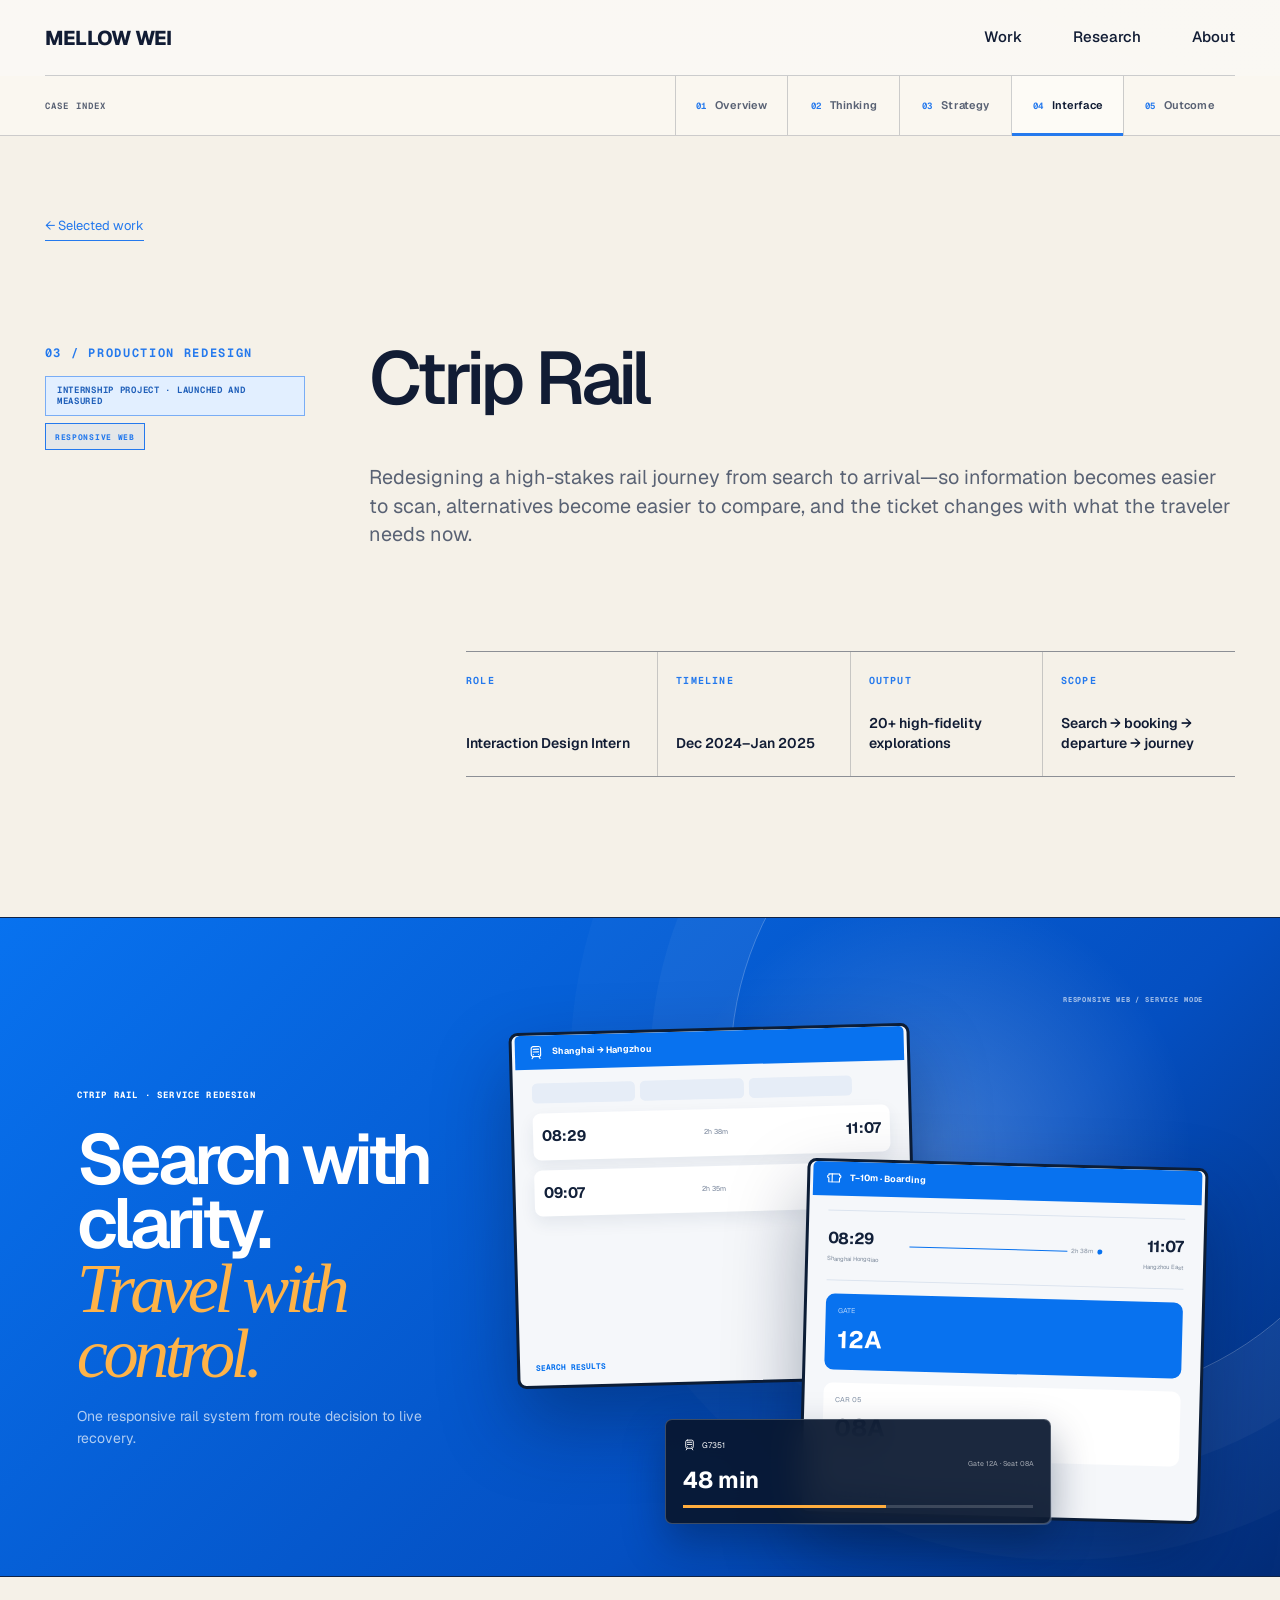
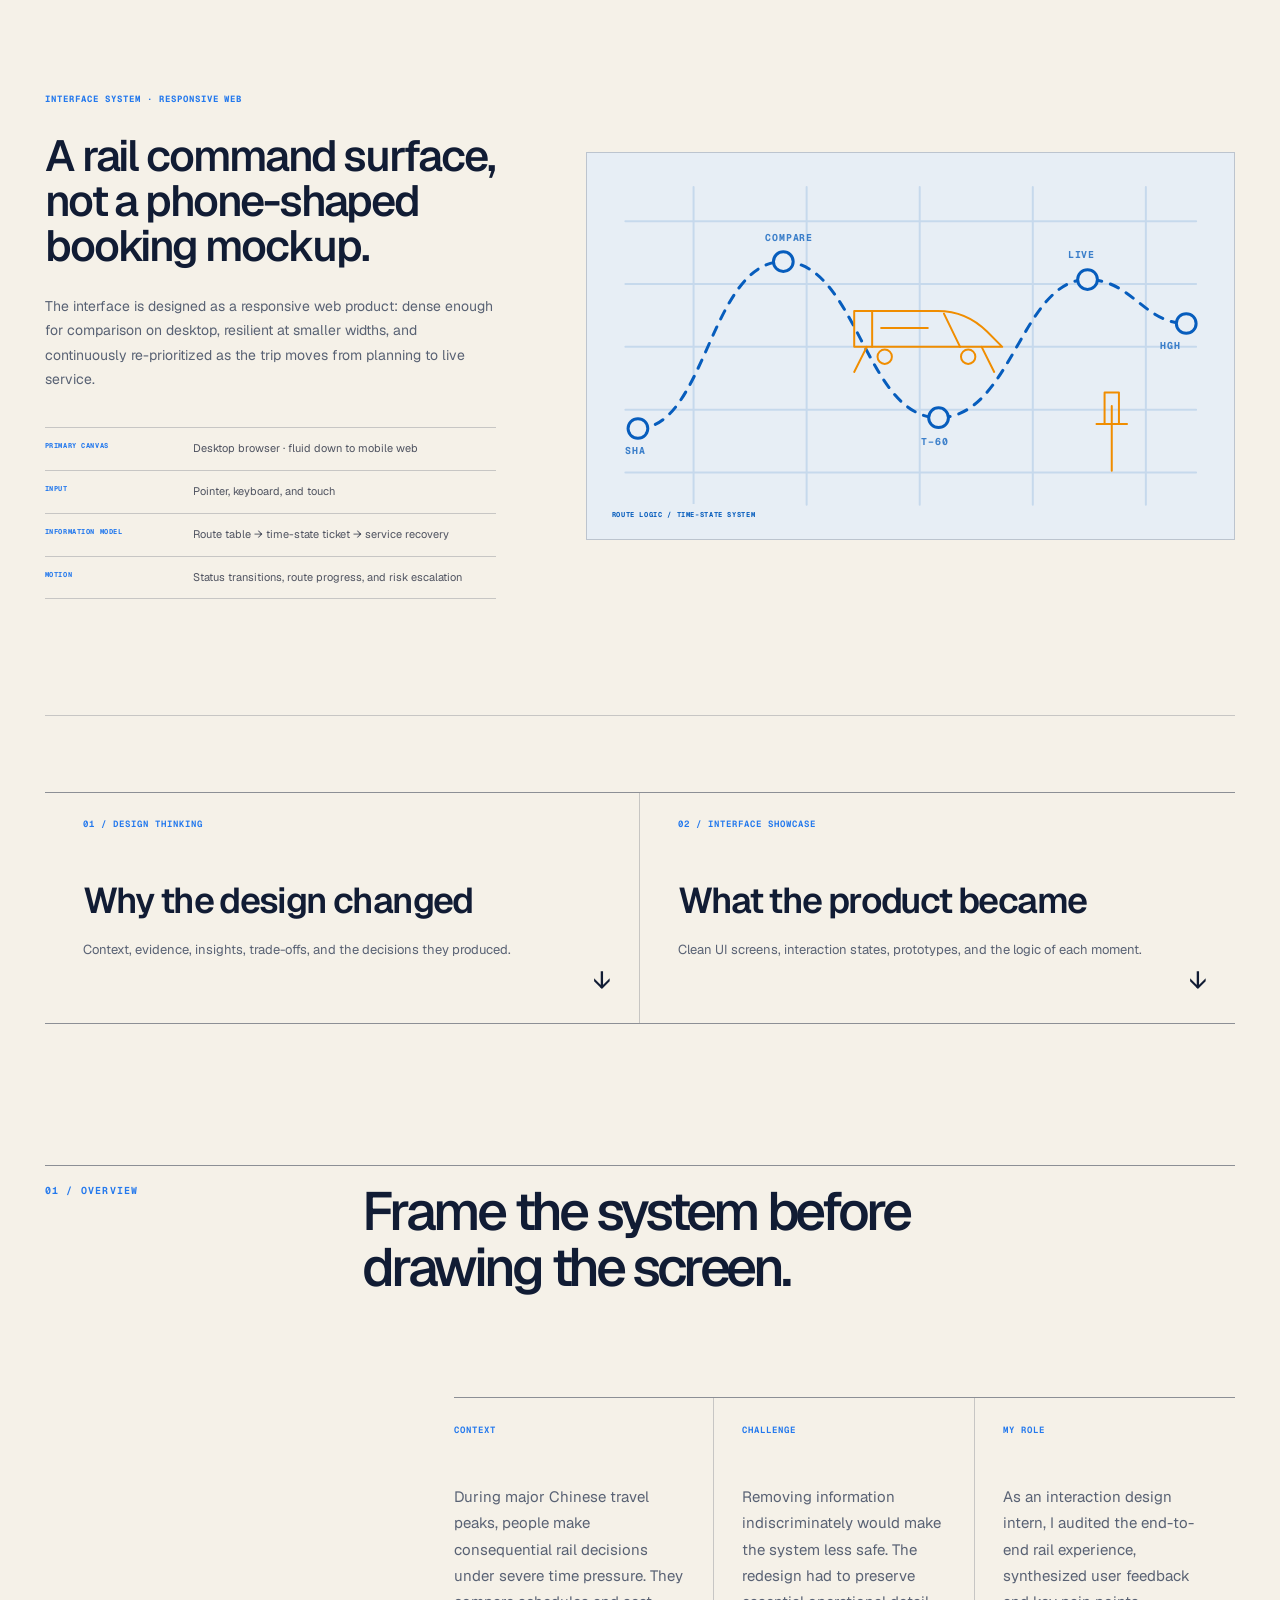
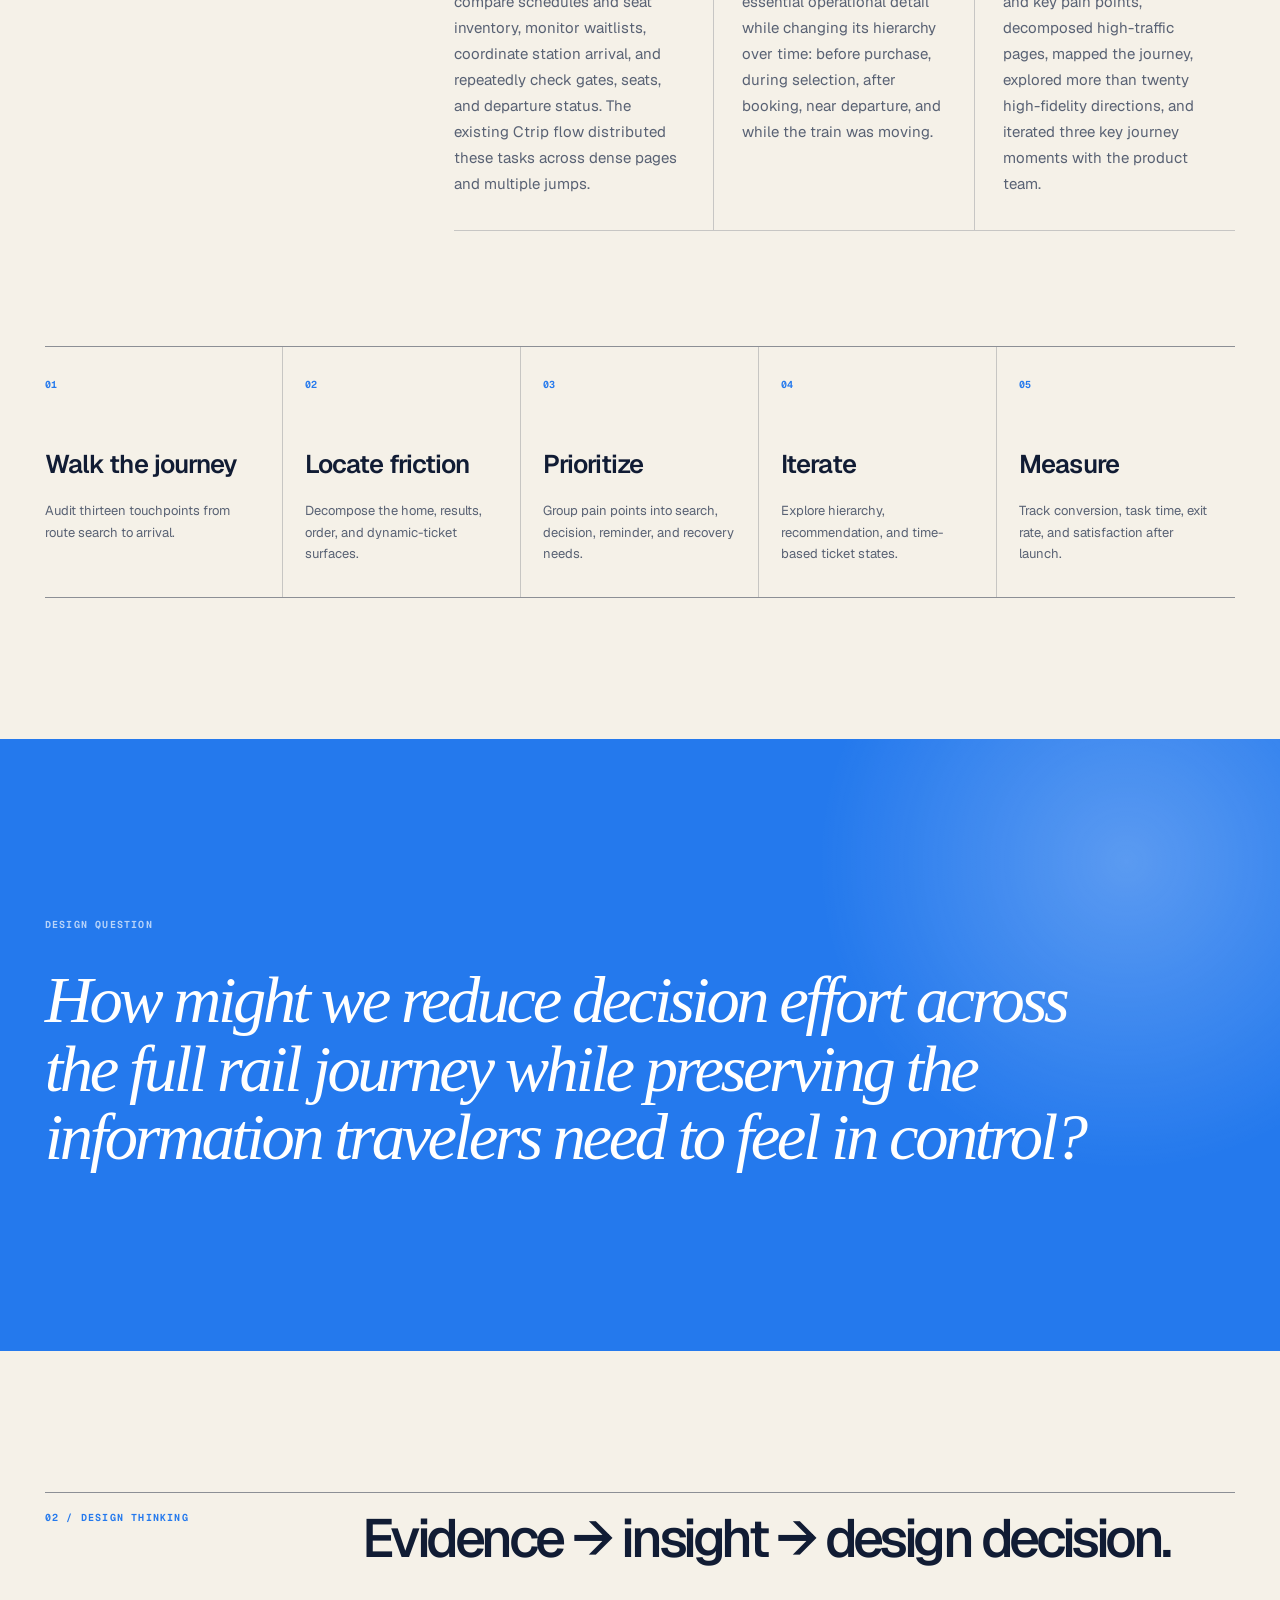
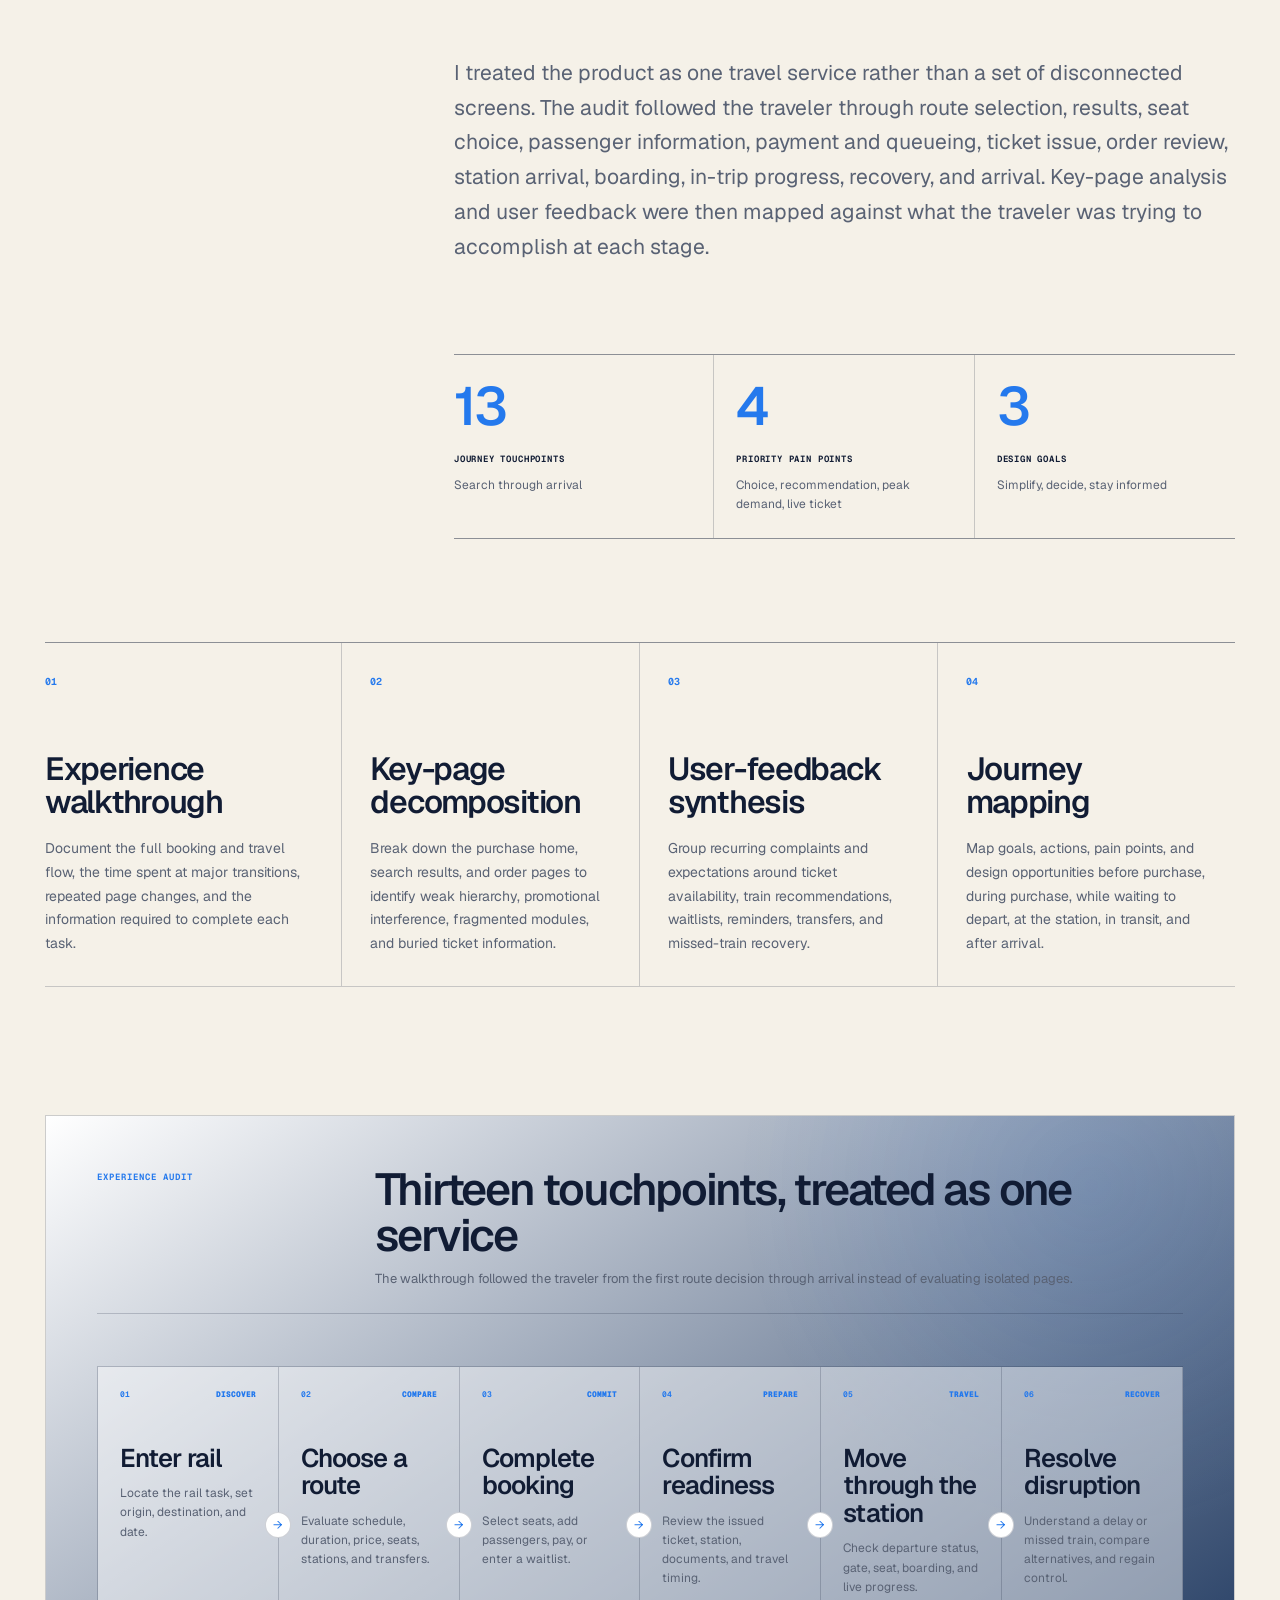
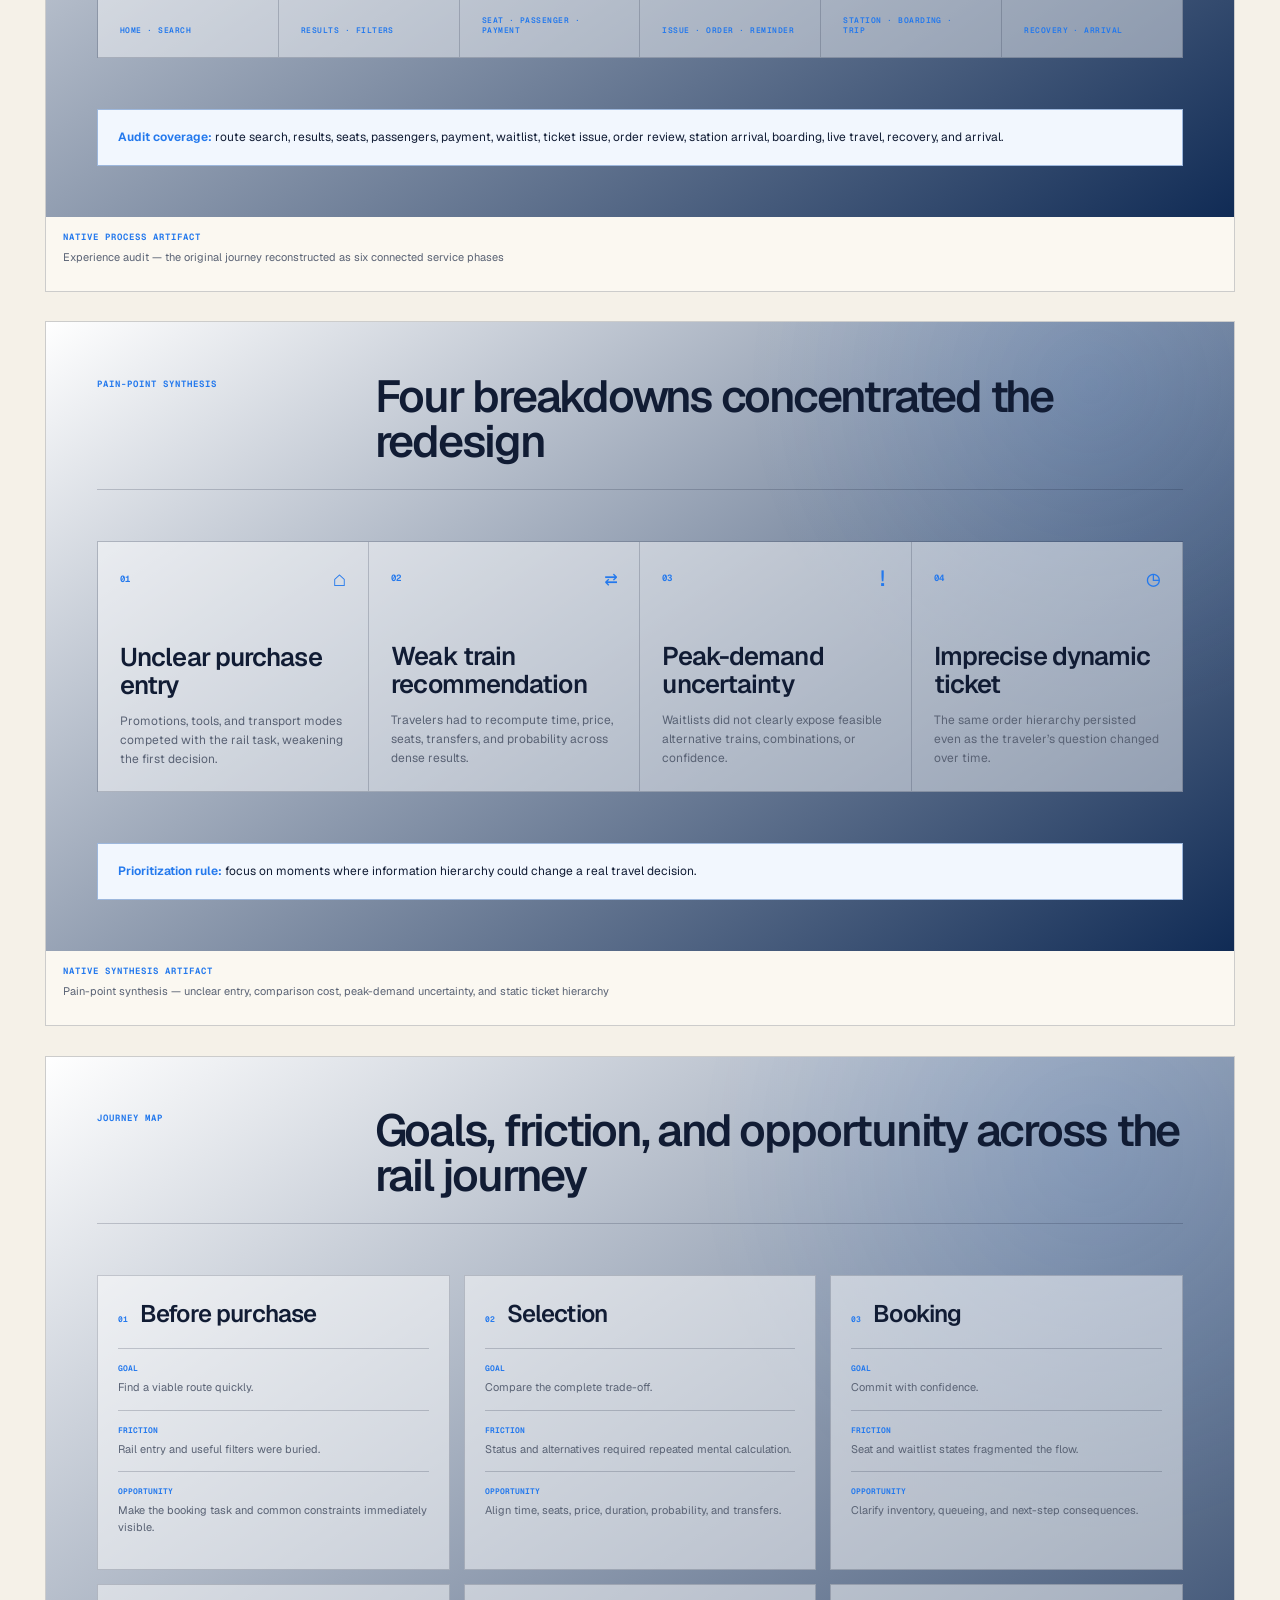
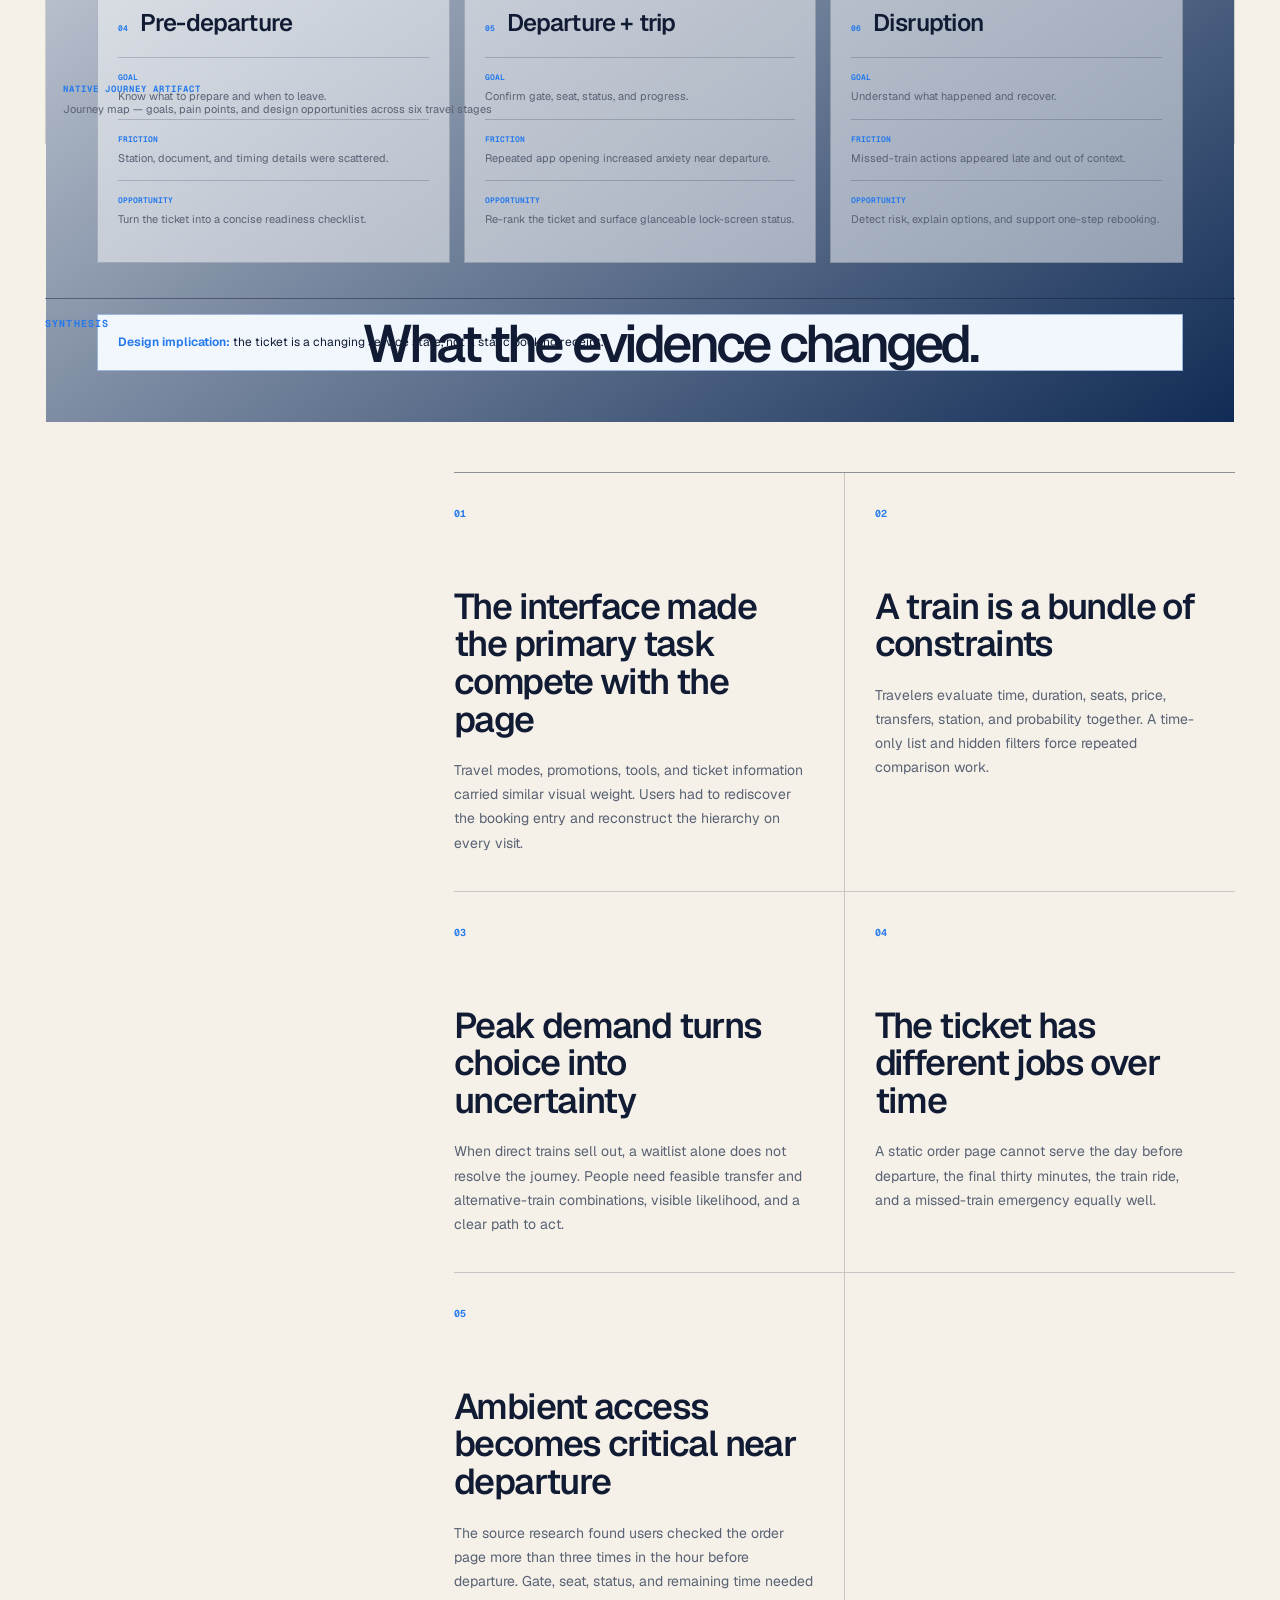
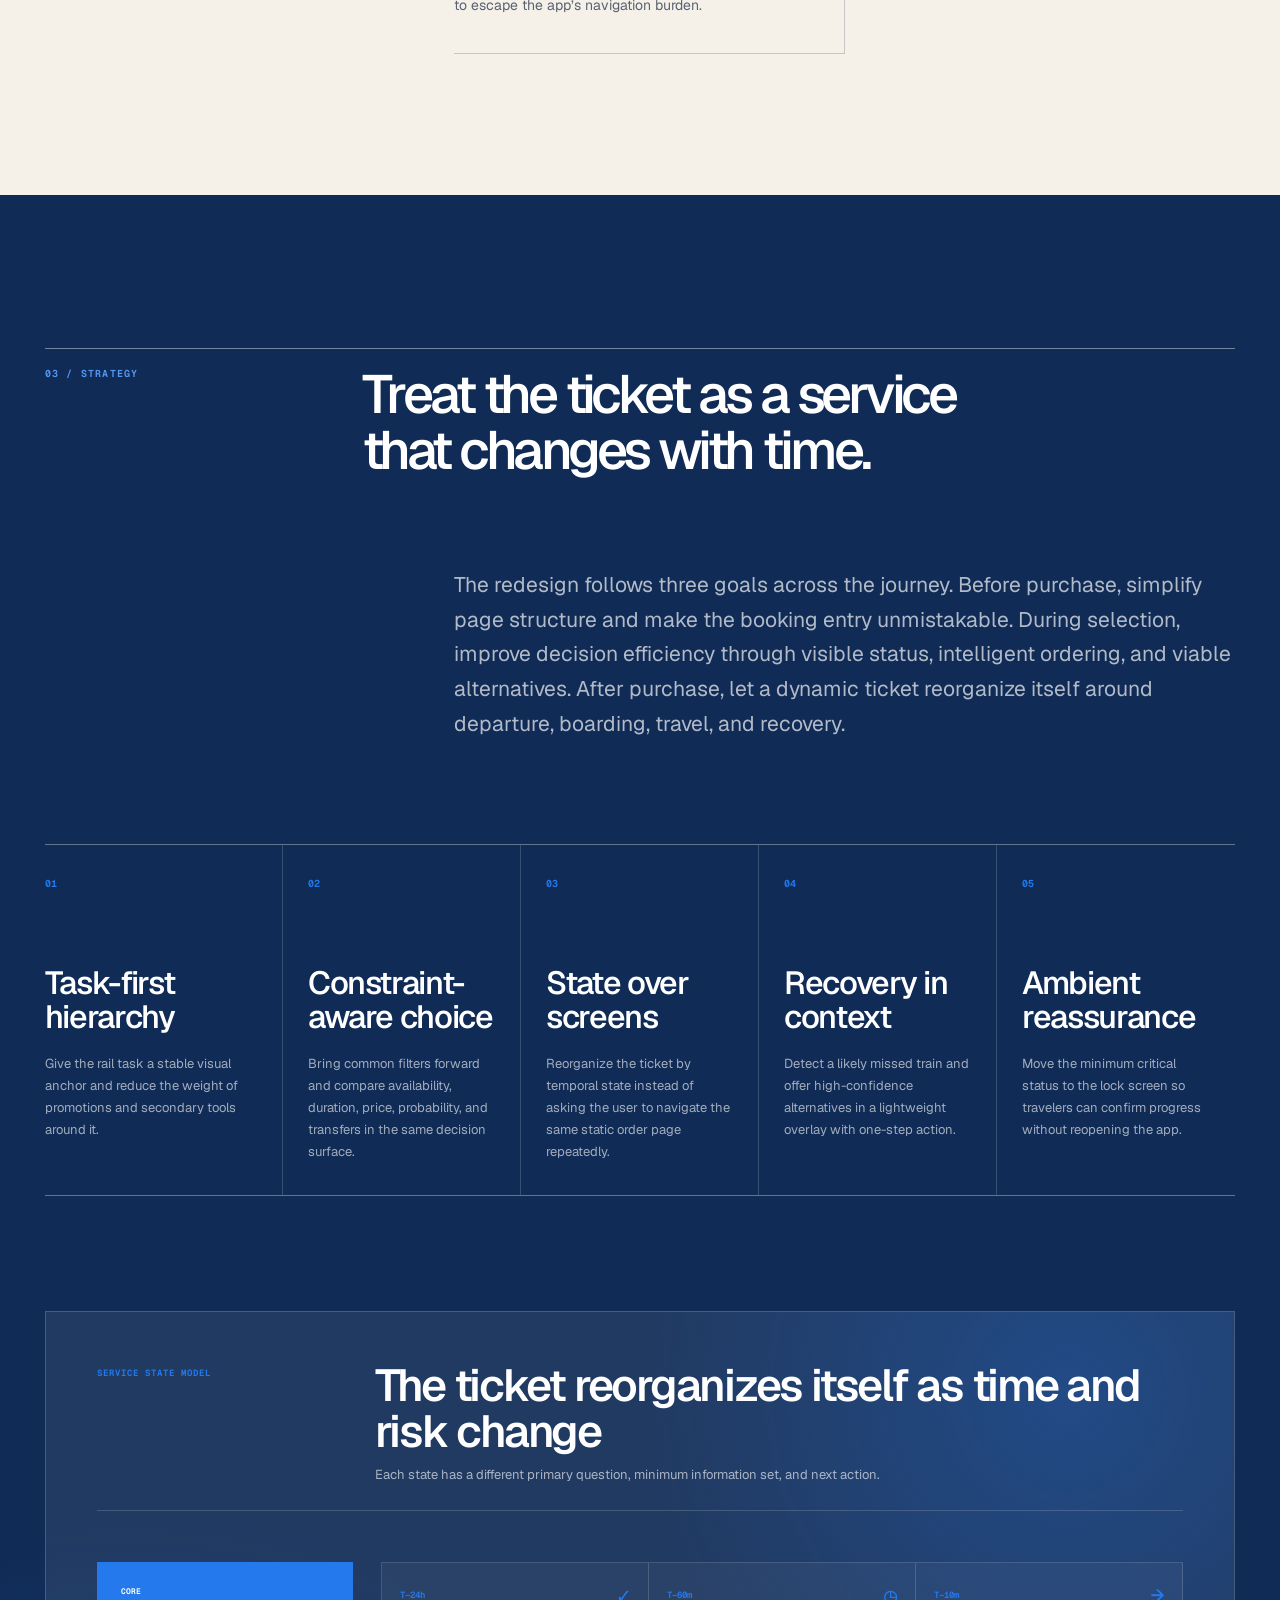
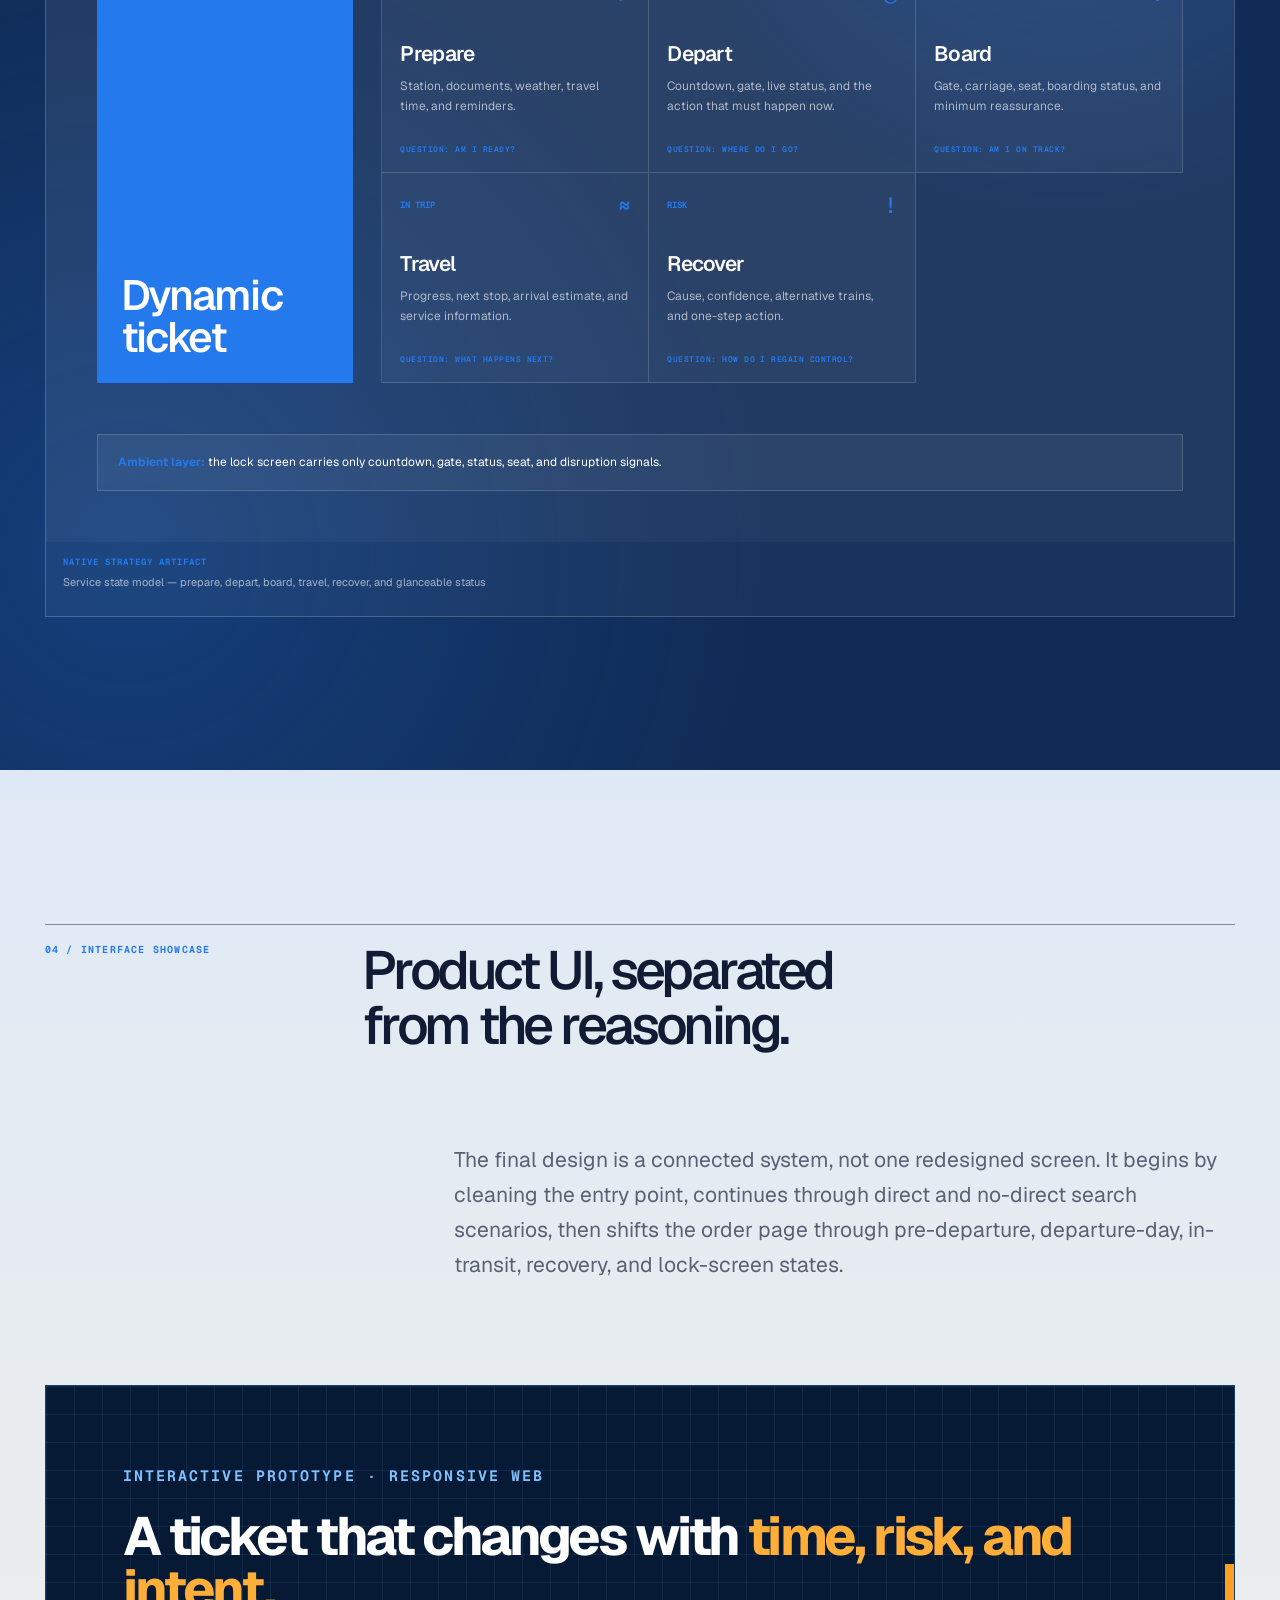
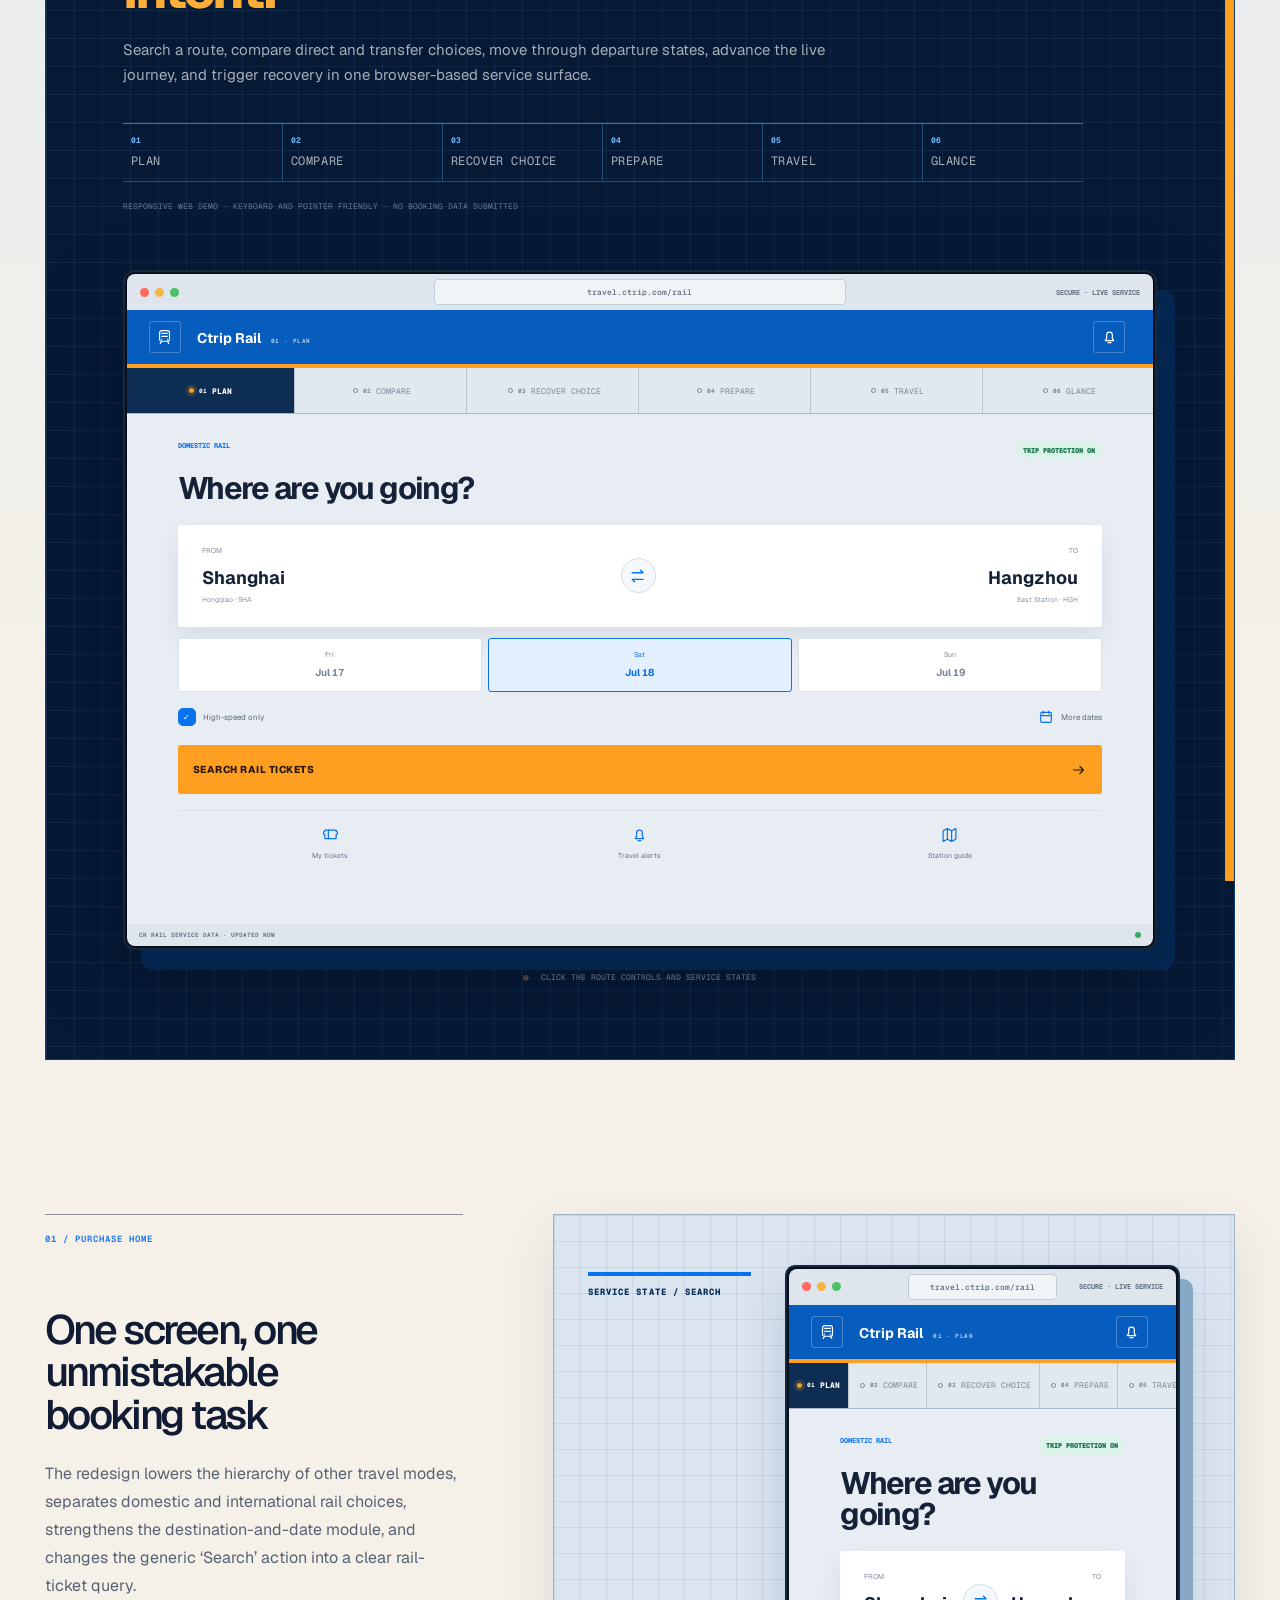
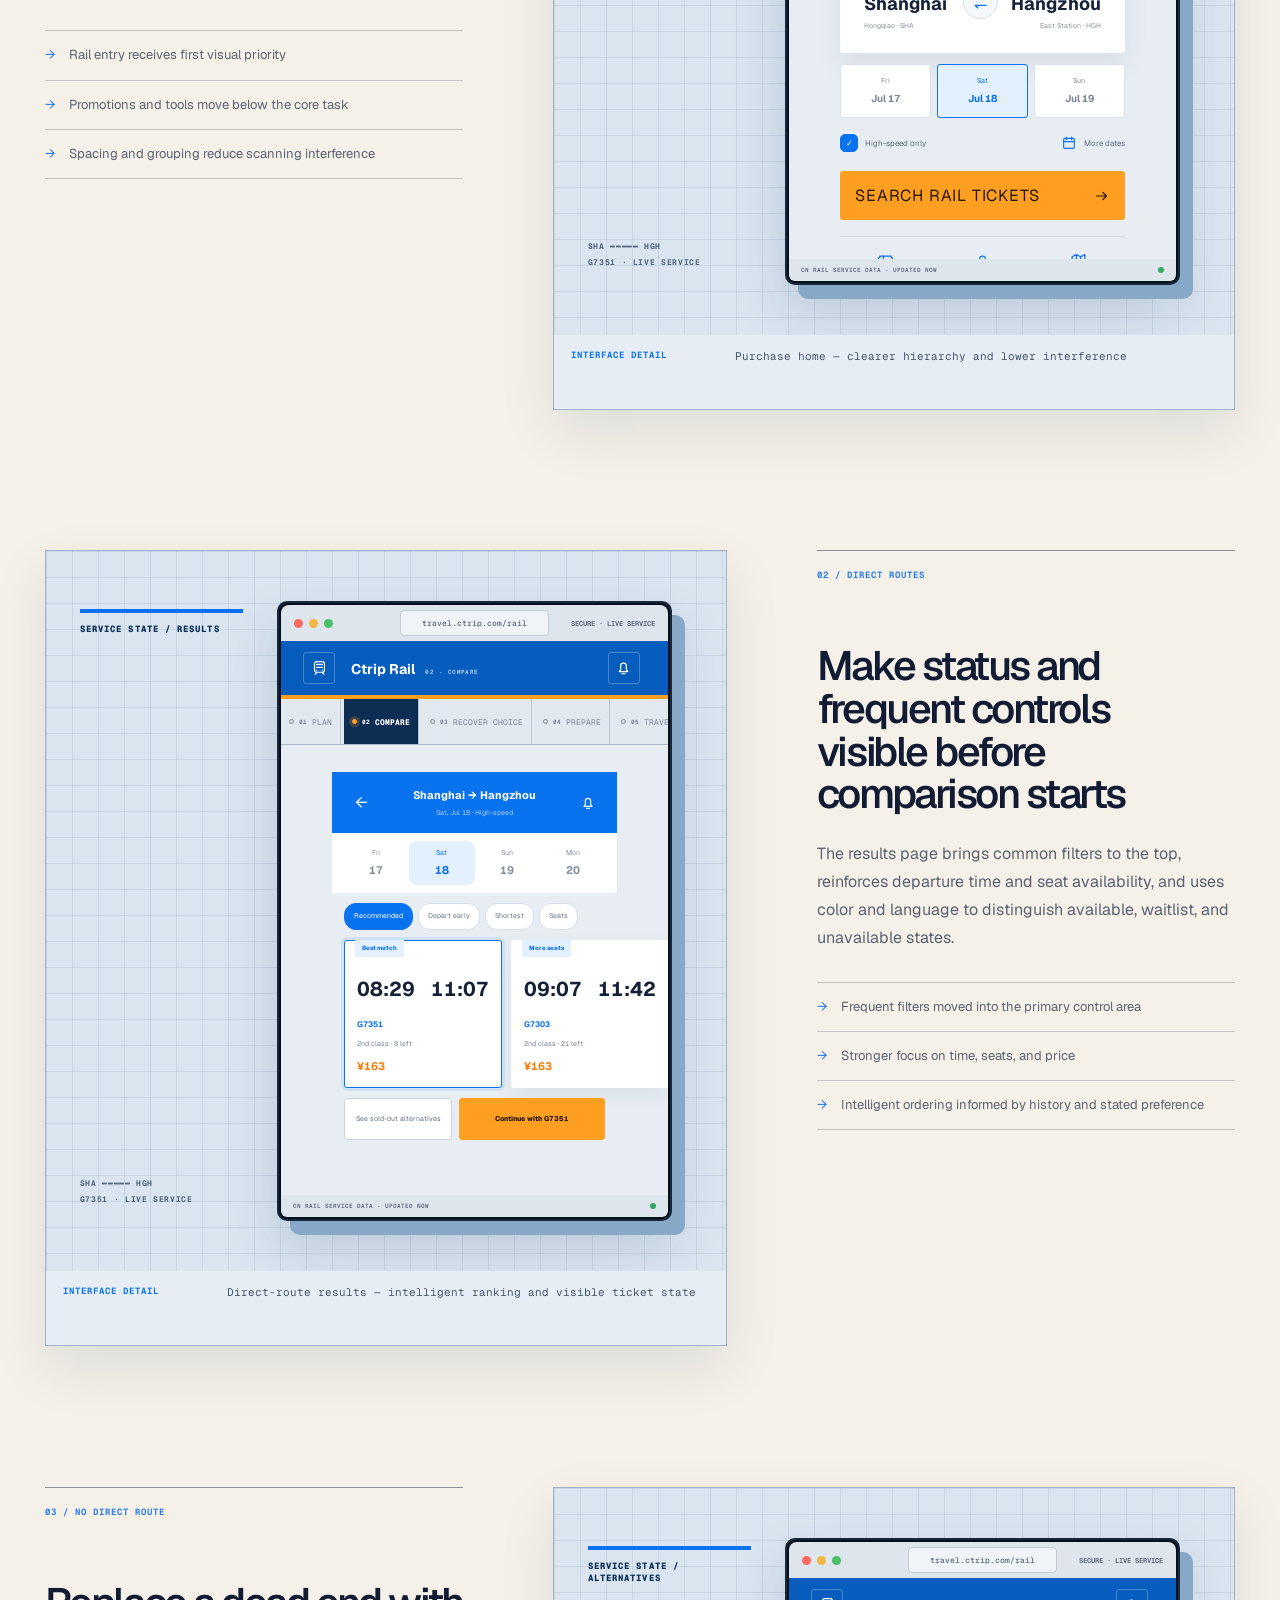
<file: work/ctrip-rail/index.html>
<!DOCTYPE html><!--lWze9vFVmE1qQr3mUl4wz--><html lang="en"><head><meta charSet="utf-8"/><meta name="viewport" content="width=device-width, initial-scale=1"/><link rel="preload" href="/_next/static/media/0b78ff376f6b9734-s.p.woff2" as="font" crossorigin="" type="font/woff2"/><link rel="preload" href="/_next/static/media/723e11e5093b8e80.p.woff2" as="font" crossorigin="" type="font/woff2"/><link rel="stylesheet" href="/_next/static/css/531c1fcb1e69d47b.css" data-precedence="next"/><link rel="stylesheet" href="/_next/static/css/dc9b115cf34fe89f.css" data-precedence="next"/><link rel="preload" as="script" fetchPriority="low" href="/_next/static/chunks/webpack-11e4e231e5c0f538.js"/><script src="/_next/static/chunks/4bd1b696-c023c6e3521b1417.js" async=""></script><script src="/_next/static/chunks/255-64e783496c90356a.js" async=""></script><script src="/_next/static/chunks/main-app-c84fde26fdc399ae.js" async=""></script><script src="/_next/static/chunks/619-ba102abea3e3d0e4.js" async=""></script><script src="/_next/static/chunks/356-1cbf59d25a49fb83.js" async=""></script><script src="/_next/static/chunks/860-94421fa118ba8f25.js" async=""></script><script src="/_next/static/chunks/app/work/ctrip-rail/page-e2fdbf2bfd5467a6.js" async=""></script><meta name="next-size-adjust" content=""/><title>Ctrip Rail — Booking Journey Redesign — Mellow Wei</title><meta name="description" content="A production interaction-design case study across search, booking, departure, and live travel."/><link rel="shortcut icon" href="/favicon.svg"/><link rel="icon" href="/favicon.svg"/><script src="/_next/static/chunks/polyfills-42372ed130431b0a.js" noModule=""></script></head><body class="__variable_8adcd2 __variable_46451f"><div hidden=""><!--$--><!--/$--></div><a class="skip-link" href="#main-content">Skip to content</a><header class="site-header"><a class="wordmark" aria-label="Mellow Wei home" href="/">Mellow Wei</a><nav aria-label="Primary navigation"><a href="/#work">Work</a><a href="/#research">Research</a><a href="/about/">About</a></nav></header><div id="main-content"><main class="case-v2 case-theme-blue case-product-ctrip" id="top"><div class="case-scroll-progress" aria-hidden="true"><span style="width:0%"></span></div><nav class="case-chapter-nav" aria-label="Case study chapters"><span class="case-nav-title">Case index</span><a href="#overview" aria-current="location"><span>01</span>Overview</a><a href="#research"><span>02</span>Thinking</a><a href="#strategy"><span>03</span>Strategy</a><a href="#design"><span>04</span>Interface</a><a href="#outcome"><span>05</span>Outcome</a></nav><section class="case-v2-hero section-frame"><a class="back-link" href="/#work">← Selected work</a><div class="case-v2-heading" data-reveal="true"><div><p class="eyebrow">03<!-- --> / <!-- -->Production redesign</p><div class="case-status-row"><span class="case-status">Internship project · launched and measured</span><span class="case-platform">Responsive Web</span></div></div><div><h1>Ctrip Rail</h1><p>Redesigning a high-stakes rail journey from search to arrival—so information becomes easier to scan, alternatives become easier to compare, and the ticket changes with what the traveler needs now.</p></div></div><div class="case-v2-meta" data-reveal="true"><div><span>Role</span><strong>Interaction Design Intern</strong></div><div><span>Timeline</span><strong>Dec 2024–Jan 2025</strong></div><div><span>Output</span><strong>20+ high-fidelity explorations</strong></div><div><span>Scope</span><strong>Search → booking → departure → journey</strong></div></div></section><figure class="case-v2-cover" data-parallax="true"><div class="product-cover railp-cover" role="img" aria-label="Code-rendered Ctrip Rail dynamic ticket system"><div class="railp-cover-copy"><span>CTRIP RAIL · SERVICE REDESIGN</span><h2>Search with clarity.<br/><em>Travel with control.</em></h2><p>One responsive rail system from route decision to live recovery.</p></div><div class="railp-cover-stack" aria-hidden="true"><div class="railp-cover-phone is-results"><header><svg class="railp-icon" viewBox="0 0 24 24" aria-hidden="true"><rect x="5" y="3" width="14" height="15" rx="3"></rect><path d="M8 7h8M8 11h8M8 18l-2 3m10-3 2 3M8 15h.01M16 15h.01"></path></svg><span>Shanghai → Hangzhou</span></header><div class="railp-cover-filter"><i></i><i></i><i></i></div><article><strong>08:29</strong><span>2h 38m</span><strong>11:07</strong></article><article><strong>09:07</strong><span>2h 35m</span><strong>11:42</strong></article><b>Search results</b></div><div class="railp-cover-phone is-ticket"><header><svg class="railp-icon" viewBox="0 0 24 24" aria-hidden="true"><path d="M4 7a2 2 0 0 0 0 4v6h16v-6a2 2 0 0 0 0-4V5H4v2Z"></path><path d="M9 5v12"></path></svg><span>T−10m · Boarding</span></header><div class="railp-route-line is-compact"><div><strong>08:29</strong><span>Shanghai Hongqiao</span></div><div class="railp-route-track"><i></i><span>2h 38m</span><i></i></div><div><strong>11:07</strong><span>Hangzhou East</span></div></div><div class="railp-cover-gate"><span>GATE</span><strong>12A</strong></div><div class="railp-cover-seat"><span>CAR 05</span><strong>08A</strong></div><b>Dynamic ticket</b></div><div class="railp-cover-live"><span><svg class="railp-icon" viewBox="0 0 24 24" aria-hidden="true"><rect x="5" y="3" width="14" height="15" rx="3"></rect><path d="M8 7h8M8 11h8M8 18l-2 3m10-3 2 3M8 15h.01M16 15h.01"></path></svg> G7351</span><strong>48 min</strong><small>Gate 12A · Seat 08A</small><i></i></div></div></div></figure><section class="case-interface-manifest section-frame" aria-label="Ctrip Rail interface system" data-reveal="true"><div class="case-interface-copy"><p>Interface system · <!-- -->Responsive Web</p><h2>A rail command surface, not a phone-shaped booking mockup.</h2><p>The interface is designed as a responsive web product: dense enough for comparison on desktop, resilient at smaller widths, and continuously re-prioritized as the trip moves from planning to live service.</p><dl><div><dt>Primary canvas</dt><dd>Desktop browser · fluid down to mobile web</dd></div><div><dt>Input</dt><dd>Pointer, keyboard, and touch</dd></div><div><dt>Information model</dt><dd>Route table → time-state ticket → service recovery</dd></div><div><dt>Motion</dt><dd>Status transitions, route progress, and risk escalation</dd></div></dl></div><div class="project-line-art line-art-ctrip" aria-hidden="true"><svg viewBox="0 0 720 430"><g class="line-art-grid"><path d="M42 76H678M42 146H678M42 216H678M42 286H678M42 356H678"></path><path d="M118 38V392M244 38V392M370 38V392M496 38V392M622 38V392"></path></g><path class="line-art-main" d="M56 307C132 307 136 121 218 121s91 174 173 174 92-154 166-154c49 0 63 49 110 49"></path><g class="line-art-stations"><circle cx="56" cy="307" r="11"></circle><circle cx="218" cy="121" r="11"></circle><circle cx="391" cy="295" r="11"></circle><circle cx="557" cy="141" r="11"></circle><circle cx="667" cy="190" r="11"></circle></g><g class="line-art-train"><path d="M297 176h93c20 0 40 8 55 23l17 17H297z"></path><path d="M317 176v40M397 179l18 37M327 195h52M311 216l-14 28M439 216l14 28"></path><circle cx="331" cy="227" r="8"></circle><circle cx="424" cy="227" r="8"></circle></g><path class="line-art-signal" d="M584 282v72m-17-52h34m-25-35h16v35h-16z"></path><g class="line-art-labels"><text x="42" y="335">SHA</text><text x="198" y="98">COMPARE</text><text x="372" y="325">T−60</text><text x="535" y="117">LIVE</text><text x="638" y="218">HGH</text></g></svg><span>Route logic / time-state system</span></div></section><section class="case-view-map section-frame" aria-label="Case study content map" data-reveal="true"><a href="#research"><span>01 / Design thinking</span><strong>Why the design changed</strong><p>Context, evidence, insights, trade-offs, and the decisions they produced.</p><b aria-hidden="true">↓</b></a><a href="#design"><span>02 / Interface showcase</span><strong>What the product became</strong><p>Clean UI screens, interaction states, prototypes, and the logic of each moment.</p><b aria-hidden="true">↓</b></a></section><section class="case-v2-section section-frame" id="overview" data-case-section="true"><header class="case-v2-section-head" data-reveal="true"><p>01 / Overview</p><h2>Frame the system before drawing the screen.</h2></header><div class="case-three-column" data-reveal="true"><article><span>Context</span><p>During major Chinese travel peaks, people make consequential rail decisions under severe time pressure. They compare schedules and seat inventory, monitor waitlists, coordinate station arrival, and repeatedly check gates, seats, and departure status. The existing Ctrip flow distributed these tasks across dense pages and multiple jumps.</p></article><article><span>Challenge</span><p>Removing information indiscriminately would make the system less safe. The redesign had to preserve essential operational detail while changing its hierarchy over time: before purchase, during selection, after booking, near departure, and while the train was moving.</p></article><article><span>My role</span><p>As an interaction design intern, I audited the end-to-end rail experience, synthesized user feedback and key pain points, decomposed high-traffic pages, mapped the journey, explored more than twenty high-fidelity directions, and iterated three key journey moments with the product team.</p></article></div><div class="process-rail" data-reveal="true"><article><span>01</span><h3>Walk the journey</h3><p>Audit thirteen touchpoints from route search to arrival.</p></article><article><span>02</span><h3>Locate friction</h3><p>Decompose the home, results, order, and dynamic-ticket surfaces.</p></article><article><span>03</span><h3>Prioritize</h3><p>Group pain points into search, decision, reminder, and recovery needs.</p></article><article><span>04</span><h3>Iterate</h3><p>Explore hierarchy, recommendation, and time-based ticket states.</p></article><article><span>05</span><h3>Measure</h3><p>Track conversion, task time, exit rate, and satisfaction after launch.</p></article></div></section><section class="case-v2-question" data-reveal="true"><div class="section-frame"><p>Design question</p><blockquote>How might we reduce decision effort across the full rail journey while preserving the information travelers need to feel in control?</blockquote></div></section><section class="case-v2-section research-v2 section-frame" id="research" data-case-section="true"><header class="case-v2-section-head" data-reveal="true"><p>02 / Design thinking</p><h2>Evidence → insight → design decision.</h2></header><p class="case-v2-lead" data-reveal="true">I treated the product as one travel service rather than a set of disconnected screens. The audit followed the traveler through route selection, results, seat choice, passenger information, payment and queueing, ticket issue, order review, station arrival, boarding, in-trip progress, recovery, and arrival. Key-page analysis and user feedback were then mapped against what the traveler was trying to accomplish at each stage.</p><div class="evidence-stats" data-reveal="true"><article><strong>13</strong><span>journey touchpoints</span><p>Search through arrival</p></article><article><strong>4</strong><span>priority pain points</span><p>Choice, recommendation, peak demand, live ticket</p></article><article><strong>3</strong><span>design goals</span><p>Simplify, decide, stay informed</p></article></div><div class="method-grid" data-reveal="true"><article><span>01</span><h3>Experience walkthrough</h3><p>Document the full booking and travel flow, the time spent at major transitions, repeated page changes, and the information required to complete each task.</p></article><article><span>02</span><h3>Key-page decomposition</h3><p>Break down the purchase home, search results, and order pages to identify weak hierarchy, promotional interference, fragmented modules, and buried ticket information.</p></article><article><span>03</span><h3>User-feedback synthesis</h3><p>Group recurring complaints and expectations around ticket availability, train recommendations, waitlists, reminders, transfers, and missed-train recovery.</p></article><article><span>04</span><h3>Journey mapping</h3><p>Map goals, actions, pain points, and design opportunities before purchase, during purchase, while waiting to depart, at the station, in transit, and after arrival.</p></article></div><div class="research-artifacts"><figure class="source-figure " data-reveal="true"><div class="source-image source-image-custom"><div class="native-artifact native-artifact-flow"><header class="native-artifact-header"><p>Experience audit</p><h3>Thirteen touchpoints, treated as one service</h3><span>The walkthrough followed the traveler from the first route decision through arrival instead of evaluating isolated pages.</span></header><div class="native-flow-track"><article><div><span>01</span><b>Discover</b></div><h4>Enter rail</h4><p>Locate the rail task, set origin, destination, and date.</p><small>Home · search</small></article><article><div><span>02</span><b>Compare</b></div><h4>Choose a route</h4><p>Evaluate schedule, duration, price, seats, stations, and transfers.</p><small>Results · filters</small></article><article><div><span>03</span><b>Commit</b></div><h4>Complete booking</h4><p>Select seats, add passengers, pay, or enter a waitlist.</p><small>Seat · passenger · payment</small></article><article><div><span>04</span><b>Prepare</b></div><h4>Confirm readiness</h4><p>Review the issued ticket, station, documents, and travel timing.</p><small>Issue · order · reminder</small></article><article><div><span>05</span><b>Travel</b></div><h4>Move through the station</h4><p>Check departure status, gate, seat, boarding, and live progress.</p><small>Station · boarding · trip</small></article><article><div><span>06</span><b>Recover</b></div><h4>Resolve disruption</h4><p>Understand a delay or missed train, compare alternatives, and regain control.</p><small>Recovery · arrival</small></article></div><footer class="native-artifact-footer"><strong>Audit coverage:</strong> route search, results, seats, passengers, payment, waitlist, ticket issue, order review, station arrival, boarding, live travel, recovery, and arrival.</footer></div></div><figcaption><span>Native process artifact</span>Experience audit — the original journey reconstructed as six connected service phases</figcaption></figure><figure class="source-figure " data-reveal="true"><div class="source-image source-image-custom"><div class="native-artifact native-artifact-grid"><header class="native-artifact-header"><p>Pain-point synthesis</p><h3>Four breakdowns concentrated the redesign</h3></header><div class="native-card-grid native-card-grid-4"><article><div class="native-card-marker"><span>01</span><b aria-hidden="true">⌂</b></div><h4>Unclear purchase entry</h4><p>Promotions, tools, and transport modes competed with the rail task, weakening the first decision.</p></article><article><div class="native-card-marker"><span>02</span><b aria-hidden="true">⇄</b></div><h4>Weak train recommendation</h4><p>Travelers had to recompute time, price, seats, transfers, and probability across dense results.</p></article><article><div class="native-card-marker"><span>03</span><b aria-hidden="true">!</b></div><h4>Peak-demand uncertainty</h4><p>Waitlists did not clearly expose feasible alternative trains, combinations, or confidence.</p></article><article><div class="native-card-marker"><span>04</span><b aria-hidden="true">◷</b></div><h4>Imprecise dynamic ticket</h4><p>The same order hierarchy persisted even as the traveler’s question changed over time.</p></article></div><footer class="native-artifact-footer"><strong>Prioritization rule:</strong> focus on moments where information hierarchy could change a real travel decision.</footer></div></div><figcaption><span>Native synthesis artifact</span>Pain-point synthesis — unclear entry, comparison cost, peak-demand uncertainty, and static ticket hierarchy</figcaption></figure><figure class="source-figure " data-reveal="true"><div class="source-image source-image-custom"><div class="native-artifact native-artifact-journey"><header class="native-artifact-header"><p>Journey map</p><h3>Goals, friction, and opportunity across the rail journey</h3></header><div class="native-journey-track"><article><div class="native-journey-phase"><span>01</span><h4>Before purchase</h4></div><dl><div><dt>Goal</dt><dd>Find a viable route quickly.</dd></div><div><dt>Friction</dt><dd>Rail entry and useful filters were buried.</dd></div><div><dt>Opportunity</dt><dd>Make the booking task and common constraints immediately visible.</dd></div></dl></article><article><div class="native-journey-phase"><span>02</span><h4>Selection</h4></div><dl><div><dt>Goal</dt><dd>Compare the complete trade-off.</dd></div><div><dt>Friction</dt><dd>Status and alternatives required repeated mental calculation.</dd></div><div><dt>Opportunity</dt><dd>Align time, seats, price, duration, probability, and transfers.</dd></div></dl></article><article><div class="native-journey-phase"><span>03</span><h4>Booking</h4></div><dl><div><dt>Goal</dt><dd>Commit with confidence.</dd></div><div><dt>Friction</dt><dd>Seat and waitlist states fragmented the flow.</dd></div><div><dt>Opportunity</dt><dd>Clarify inventory, queueing, and next-step consequences.</dd></div></dl></article><article><div class="native-journey-phase"><span>04</span><h4>Pre-departure</h4></div><dl><div><dt>Goal</dt><dd>Know what to prepare and when to leave.</dd></div><div><dt>Friction</dt><dd>Station, document, and timing details were scattered.</dd></div><div><dt>Opportunity</dt><dd>Turn the ticket into a concise readiness checklist.</dd></div></dl></article><article><div class="native-journey-phase"><span>05</span><h4>Departure + trip</h4></div><dl><div><dt>Goal</dt><dd>Confirm gate, seat, status, and progress.</dd></div><div><dt>Friction</dt><dd>Repeated app opening increased anxiety near departure.</dd></div><div><dt>Opportunity</dt><dd>Re-rank the ticket and surface glanceable lock-screen status.</dd></div></dl></article><article><div class="native-journey-phase"><span>06</span><h4>Disruption</h4></div><dl><div><dt>Goal</dt><dd>Understand what happened and recover.</dd></div><div><dt>Friction</dt><dd>Missed-train actions appeared late and out of context.</dd></div><div><dt>Opportunity</dt><dd>Detect risk, explain options, and support one-step rebooking.</dd></div></dl></article></div><footer class="native-artifact-footer"><strong>Design implication:</strong> the ticket is a changing service state, not a static booking receipt.</footer></div></div><figcaption><span>Native journey artifact</span>Journey map — goals, pain points, and design opportunities across six travel stages</figcaption></figure></div><div class="case-v2-subhead" data-reveal="true"><p>Synthesis</p><h3>What the evidence changed.</h3></div><div class="insight-grid-v2"><article data-reveal="true"><span>01</span><h3>The interface made the primary task compete with the page</h3><p>Travel modes, promotions, tools, and ticket information carried similar visual weight. Users had to rediscover the booking entry and reconstruct the hierarchy on every visit.</p></article><article data-reveal="true"><span>02</span><h3>A train is a bundle of constraints</h3><p>Travelers evaluate time, duration, seats, price, transfers, station, and probability together. A time-only list and hidden filters force repeated comparison work.</p></article><article data-reveal="true"><span>03</span><h3>Peak demand turns choice into uncertainty</h3><p>When direct trains sell out, a waitlist alone does not resolve the journey. People need feasible transfer and alternative-train combinations, visible likelihood, and a clear path to act.</p></article><article data-reveal="true"><span>04</span><h3>The ticket has different jobs over time</h3><p>A static order page cannot serve the day before departure, the final thirty minutes, the train ride, and a missed-train emergency equally well.</p></article><article data-reveal="true"><span>05</span><h3>Ambient access becomes critical near departure</h3><p>The source research found users checked the order page more than three times in the hour before departure. Gate, seat, status, and remaining time needed to escape the app’s navigation burden.</p></article></div></section><section class="strategy-v2" id="strategy" data-case-section="true"><div class="section-frame"><header class="case-v2-section-head inverse" data-reveal="true"><p>03 / Strategy</p><h2>Treat the ticket as a service that changes with time.</h2></header><p class="case-v2-lead inverse-lead" data-reveal="true">The redesign follows three goals across the journey. Before purchase, simplify page structure and make the booking entry unmistakable. During selection, improve decision efficiency through visible status, intelligent ordering, and viable alternatives. After purchase, let a dynamic ticket reorganize itself around departure, boarding, travel, and recovery.</p><div class="principle-grid"><article data-reveal="true"><span>01</span><h3>Task-first hierarchy</h3><p>Give the rail task a stable visual anchor and reduce the weight of promotions and secondary tools around it.</p></article><article data-reveal="true"><span>02</span><h3>Constraint-aware choice</h3><p>Bring common filters forward and compare availability, duration, price, probability, and transfers in the same decision surface.</p></article><article data-reveal="true"><span>03</span><h3>State over screens</h3><p>Reorganize the ticket by temporal state instead of asking the user to navigate the same static order page repeatedly.</p></article><article data-reveal="true"><span>04</span><h3>Recovery in context</h3><p>Detect a likely missed train and offer high-confidence alternatives in a lightweight overlay with one-step action.</p></article><article data-reveal="true"><span>05</span><h3>Ambient reassurance</h3><p>Move the minimum critical status to the lock screen so travelers can confirm progress without reopening the app.</p></article></div><figure class="source-figure strategy-figure" data-reveal="true"><div class="source-image source-image-custom"><div class="native-artifact native-artifact-system"><header class="native-artifact-header"><p>Service state model</p><h3>The ticket reorganizes itself as time and risk change</h3><span>Each state has a different primary question, minimum information set, and next action.</span></header><div class="native-system-map"><div class="native-system-core"><span>Core</span><strong>Dynamic ticket</strong></div><div class="native-system-nodes"><article><div><span>T−24h</span><b aria-hidden="true">✓</b></div><h4>Prepare</h4><p>Station, documents, weather, travel time, and reminders.</p><small>Question: Am I ready?</small></article><article><div><span>T−60m</span><b aria-hidden="true">◷</b></div><h4>Depart</h4><p>Countdown, gate, live status, and the action that must happen now.</p><small>Question: Where do I go?</small></article><article><div><span>T−10m</span><b aria-hidden="true">→</b></div><h4>Board</h4><p>Gate, carriage, seat, boarding status, and minimum reassurance.</p><small>Question: Am I on track?</small></article><article><div><span>IN TRIP</span><b aria-hidden="true">≈</b></div><h4>Travel</h4><p>Progress, next stop, arrival estimate, and service information.</p><small>Question: What happens next?</small></article><article><div><span>RISK</span><b aria-hidden="true">!</b></div><h4>Recover</h4><p>Cause, confidence, alternative trains, and one-step action.</p><small>Question: How do I regain control?</small></article></div></div><footer class="native-artifact-footer"><strong>Ambient layer:</strong> the lock screen carries only countdown, gate, status, seat, and disruption signals.</footer></div></div><figcaption><span>Native strategy artifact</span>Service state model — prepare, depart, board, travel, recover, and glanceable status</figcaption></figure></div></section><section class="design-v2" id="design" data-case-section="true"><div class="section-frame"><header class="case-v2-section-head" data-reveal="true"><p>04 / Interface showcase</p><h2>Product UI, separated from the reasoning.</h2></header><p class="case-v2-lead" data-reveal="true">The final design is a connected system, not one redesigned screen. It begins by cleaning the entry point, continues through direct and no-direct search scenarios, then shifts the order page through pre-departure, departure-day, in-transit, recovery, and lock-screen states.</p><div class="case-interactive-prototype" data-reveal="true"><section class="railp-prototype" id="ctrip-prototype" aria-label="Interactive Ctrip Rail responsive web prototype"><div class="railp-demo-copy"><p class="eyebrow">Interactive prototype · responsive web</p><h3>A ticket that changes with <em>time, risk, and intent.</em></h3><p>Search a route, compare direct and transfer choices, move through departure states, advance the live journey, and trigger recovery in one browser-based service surface.</p><ol><li><span>01</span>Plan</li><li><span>02</span>Compare</li><li><span>03</span>Recover choice</li><li><span>04</span>Prepare</li><li><span>05</span>Travel</li><li><span>06</span>Glance</li></ol><small>Responsive web demo · keyboard and pointer friendly · no booking data submitted</small></div><div class="railp-device-stage"><div class="railp-stage-orbit" aria-hidden="true"></div><div class="railp-device railp-browser" data-screen="search"><div class="railp-device-bar railp-browser-bar"><span class="railp-window-controls"><i></i><i></i><i></i></span><strong>travel.ctrip.com/rail</strong><b>Secure · live service</b></div><header class="railp-app-bar"><button type="button" aria-label="Return to search"><svg class="railp-icon" viewBox="0 0 24 24" aria-hidden="true"><rect x="5" y="3" width="14" height="15" rx="3"></rect><path d="M8 7h8M8 11h8M8 18l-2 3m10-3 2 3M8 15h.01M16 15h.01"></path></svg></button><div><span>01<!-- --> · <!-- -->Plan</span><strong>Ctrip Rail</strong></div><button type="button" aria-label="Trip notifications"><svg class="railp-icon" viewBox="0 0 24 24" aria-hidden="true"><path d="M6 17h12l-2-3V9a4 4 0 0 0-8 0v5l-2 3Z"></path><path d="M10 20h4"></path></svg></button></header><nav class="railp-demo-nav" aria-label="Prototype screens"><button type="button" aria-current="page"><span>01</span>Plan</button><button type="button"><span>02</span>Compare</button><button type="button"><span>03</span>Recover choice</button><button type="button"><span>04</span>Prepare</button><button type="button"><span>05</span>Travel</button><button type="button"><span>06</span>Glance</button></nav><div class="railp-screen-viewport"><div class="railp-screen railp-search-screen"><div class="railp-screen-kicker"><span>Domestic rail</span><b>Trip protection on</b></div><h4>Where are you going?</h4><div class="railp-station-pair"><label><span>From</span><strong>Shanghai</strong><small>Hongqiao · SHA</small></label><button type="button" aria-label="Swap origin and destination"><svg class="railp-icon" viewBox="0 0 24 24" aria-hidden="true"><path d="M5 8h13l-3-3m3 11H5l3 3"></path></svg></button><label><span>To</span><strong>Hangzhou</strong><small>East Station · HGH</small></label></div><div class="railp-date-row"><button type="button" aria-pressed="false"><span>Fri</span><strong>Jul 17</strong></button><button type="button" aria-pressed="true"><span>Sat</span><strong>Jul 18</strong></button><button type="button" aria-pressed="false"><span>Sun</span><strong>Jul 19</strong></button></div><div class="railp-search-options"><button type="button" aria-pressed="true"><i>✓</i><span>High-speed only</span></button><button type="button"><svg class="railp-icon" viewBox="0 0 24 24" aria-hidden="true"><rect x="4" y="5" width="16" height="15" rx="2"></rect><path d="M8 3v4m8-4v4M4 10h16"></path></svg><span>More dates</span></button></div><button class="railp-primary" type="button">Search rail tickets <svg class="railp-icon" viewBox="0 0 24 24" aria-hidden="true"><path d="M5 12h14m-5-5 5 5-5 5"></path></svg></button><div class="railp-quick-tools"><span><svg class="railp-icon" viewBox="0 0 24 24" aria-hidden="true"><path d="M4 7a2 2 0 0 0 0 4v6h16v-6a2 2 0 0 0 0-4V5H4v2Z"></path><path d="M9 5v12"></path></svg>My tickets</span><span><svg class="railp-icon" viewBox="0 0 24 24" aria-hidden="true"><path d="M6 17h12l-2-3V9a4 4 0 0 0-8 0v5l-2 3Z"></path><path d="M10 20h4"></path></svg>Travel alerts</span><span><svg class="railp-icon" viewBox="0 0 24 24" aria-hidden="true"><path d="m3 6 6-3 6 3 6-3v15l-6 3-6-3-6 3V6Z"></path><path d="M9 3v15m6-12v15"></path></svg>Station guide</span></div></div></div><div class="railp-home-line"><span>CN rail service data · updated now</span><i></i></div></div><p><span>◎</span> Click the route controls and service states</p></div></section></div><div class="feature-stack-v2"><article class="feature-v2" data-reveal="true"><div class="feature-v2-copy"><span>01<!-- --> / <!-- -->Purchase home</span><h3>One screen, one unmistakable booking task</h3><p>The redesign lowers the hierarchy of other travel modes, separates domestic and international rail choices, strengthens the destination-and-date module, and changes the generic ‘Search’ action into a clear rail-ticket query.</p><ul><li>Rail entry receives first visual priority</li><li>Promotions and tools move below the core task</li><li>Spacing and grouping reduce scanning interference</li></ul></div><figure><div class="feature-custom-visual"><div class="product-prototype product-prototype-rail railp-module-search" data-state="search"><div class="railp-device railp-browser is-compact" data-screen="search"><div class="railp-device-bar railp-browser-bar"><span class="railp-window-controls"><i></i><i></i><i></i></span><strong>travel.ctrip.com/rail</strong><b>Secure · live service</b></div><header class="railp-app-bar"><button type="button" aria-label="Return to search"><svg class="railp-icon" viewBox="0 0 24 24" aria-hidden="true"><rect x="5" y="3" width="14" height="15" rx="3"></rect><path d="M8 7h8M8 11h8M8 18l-2 3m10-3 2 3M8 15h.01M16 15h.01"></path></svg></button><div><span>01<!-- --> · <!-- -->Plan</span><strong>Ctrip Rail</strong></div><button type="button" aria-label="Trip notifications"><svg class="railp-icon" viewBox="0 0 24 24" aria-hidden="true"><path d="M6 17h12l-2-3V9a4 4 0 0 0-8 0v5l-2 3Z"></path><path d="M10 20h4"></path></svg></button></header><nav class="railp-demo-nav" aria-label="Prototype screens"><button type="button" aria-current="page"><span>01</span>Plan</button><button type="button"><span>02</span>Compare</button><button type="button"><span>03</span>Recover choice</button><button type="button"><span>04</span>Prepare</button><button type="button"><span>05</span>Travel</button><button type="button"><span>06</span>Glance</button></nav><div class="railp-screen-viewport"><div class="railp-screen railp-search-screen"><div class="railp-screen-kicker"><span>Domestic rail</span><b>Trip protection on</b></div><h4>Where are you going?</h4><div class="railp-station-pair"><label><span>From</span><strong>Shanghai</strong><small>Hongqiao · SHA</small></label><button type="button" aria-label="Swap origin and destination"><svg class="railp-icon" viewBox="0 0 24 24" aria-hidden="true"><path d="M5 8h13l-3-3m3 11H5l3 3"></path></svg></button><label><span>To</span><strong>Hangzhou</strong><small>East Station · HGH</small></label></div><div class="railp-date-row"><button type="button" aria-pressed="false"><span>Fri</span><strong>Jul 17</strong></button><button type="button" aria-pressed="true"><span>Sat</span><strong>Jul 18</strong></button><button type="button" aria-pressed="false"><span>Sun</span><strong>Jul 19</strong></button></div><div class="railp-search-options"><button type="button" aria-pressed="true"><i>✓</i><span>High-speed only</span></button><button type="button"><svg class="railp-icon" viewBox="0 0 24 24" aria-hidden="true"><rect x="4" y="5" width="16" height="15" rx="2"></rect><path d="M8 3v4m8-4v4M4 10h16"></path></svg><span>More dates</span></button></div><button class="railp-primary" type="button">Search rail tickets <svg class="railp-icon" viewBox="0 0 24 24" aria-hidden="true"><path d="M5 12h14m-5-5 5 5-5 5"></path></svg></button><div class="railp-quick-tools"><span><svg class="railp-icon" viewBox="0 0 24 24" aria-hidden="true"><path d="M4 7a2 2 0 0 0 0 4v6h16v-6a2 2 0 0 0 0-4V5H4v2Z"></path><path d="M9 5v12"></path></svg>My tickets</span><span><svg class="railp-icon" viewBox="0 0 24 24" aria-hidden="true"><path d="M6 17h12l-2-3V9a4 4 0 0 0-8 0v5l-2 3Z"></path><path d="M10 20h4"></path></svg>Travel alerts</span><span><svg class="railp-icon" viewBox="0 0 24 24" aria-hidden="true"><path d="m3 6 6-3 6 3 6-3v15l-6 3-6-3-6 3V6Z"></path><path d="M9 3v15m6-12v15"></path></svg>Station guide</span></div></div></div><div class="railp-home-line"><span>CN rail service data · updated now</span><i></i></div></div></div></div><figcaption><span>Interface detail</span>Purchase home — clearer hierarchy and lower interference</figcaption></figure></article><article class="feature-v2" data-reveal="true"><div class="feature-v2-copy"><span>02<!-- --> / <!-- -->Direct routes</span><h3>Make status and frequent controls visible before comparison starts</h3><p>The results page brings common filters to the top, reinforces departure time and seat availability, and uses color and language to distinguish available, waitlist, and unavailable states.</p><ul><li>Frequent filters moved into the primary control area</li><li>Stronger focus on time, seats, and price</li><li>Intelligent ordering informed by history and stated preference</li></ul></div><figure><div class="feature-custom-visual"><div class="product-prototype product-prototype-rail railp-module-results" data-state="results"><div class="railp-device railp-browser is-compact" data-screen="results"><div class="railp-device-bar railp-browser-bar"><span class="railp-window-controls"><i></i><i></i><i></i></span><strong>travel.ctrip.com/rail</strong><b>Secure · live service</b></div><header class="railp-app-bar"><button type="button" aria-label="Return to search"><svg class="railp-icon" viewBox="0 0 24 24" aria-hidden="true"><rect x="5" y="3" width="14" height="15" rx="3"></rect><path d="M8 7h8M8 11h8M8 18l-2 3m10-3 2 3M8 15h.01M16 15h.01"></path></svg></button><div><span>02<!-- --> · <!-- -->Compare</span><strong>Ctrip Rail</strong></div><button type="button" aria-label="Trip notifications"><svg class="railp-icon" viewBox="0 0 24 24" aria-hidden="true"><path d="M6 17h12l-2-3V9a4 4 0 0 0-8 0v5l-2 3Z"></path><path d="M10 20h4"></path></svg></button></header><nav class="railp-demo-nav" aria-label="Prototype screens"><button type="button"><span>01</span>Plan</button><button type="button" aria-current="page"><span>02</span>Compare</button><button type="button"><span>03</span>Recover choice</button><button type="button"><span>04</span>Prepare</button><button type="button"><span>05</span>Travel</button><button type="button"><span>06</span>Glance</button></nav><div class="railp-screen-viewport"><div class="railp-screen railp-results-screen"><div class="railp-results-head"><button type="button" aria-label="Back">←</button><div><strong>Shanghai → Hangzhou</strong><span>Sat, Jul 18 · High-speed</span></div><button type="button" aria-label="Notifications"><svg class="railp-icon" viewBox="0 0 24 24" aria-hidden="true"><path d="M6 17h12l-2-3V9a4 4 0 0 0-8 0v5l-2 3Z"></path><path d="M10 20h4"></path></svg></button></div><div class="railp-day-strip"><button type="button">Fri <b>17</b></button><button type="button" class="is-active">Sat <b>18</b></button><button type="button">Sun <b>19</b></button><button type="button">Mon <b>20</b></button></div><div class="railp-filter-row"><button type="button" aria-pressed="true">Recommended</button><button type="button" aria-pressed="false">Depart early</button><button type="button" aria-pressed="false">Shortest</button><button type="button" aria-pressed="false">Seats</button></div><div class="railp-route-list"><button type="button" aria-pressed="true"><span class="railp-route-badge">Best match</span><div class="railp-route-times"><strong>08:29</strong><i></i><strong>11:07</strong></div><div class="railp-route-meta"><b>G7351</b><span>2nd class · 8 left</span><strong>¥163</strong></div></button><button type="button" aria-pressed="false"><span class="railp-route-badge">More seats</span><div class="railp-route-times"><strong>09:07</strong><i></i><strong>11:42</strong></div><div class="railp-route-meta"><b>G7303</b><span>2nd class · 21 left</span><strong>¥163</strong></div></button><button type="button" aria-pressed="false"><span class="railp-route-badge">Lower fare</span><div class="railp-route-times"><strong>10:05</strong><i></i><strong>12:33</strong></div><div class="railp-route-meta"><b>G7595</b><span>Waitlist available</span><strong>¥152</strong></div></button></div><div class="railp-result-action"><button type="button">See sold-out alternatives</button><button class="is-primary" type="button">Continue with <!-- -->G7351</button></div></div></div><div class="railp-home-line"><span>CN rail service data · updated now</span><i></i></div></div></div></div><figcaption><span>Interface detail</span>Direct-route results — intelligent ranking and visible ticket state</figcaption></figure></article><article class="feature-v2" data-reveal="true"><div class="feature-v2-copy"><span>03<!-- --> / <!-- -->No direct route</span><h3>Replace a dead end with comparable alternatives</h3><p>When direct inventory is exhausted, the interface places train-transfer and multimodal options alongside the original route. Recommended alternatives use the same visual structure so users can compare time, price, transfer burden, and likelihood without leaving the page.</p><ul><li>Direct and transfer options in one view</li><li>Recommended alternatives labeled by feasibility</li><li>Waitlist probabilities presented as decision support</li></ul></div><figure><div class="feature-custom-visual"><div class="product-prototype product-prototype-rail railp-module-alternatives" data-state="alternatives"><div class="railp-device railp-browser is-compact" data-screen="alternatives"><div class="railp-device-bar railp-browser-bar"><span class="railp-window-controls"><i></i><i></i><i></i></span><strong>travel.ctrip.com/rail</strong><b>Secure · live service</b></div><header class="railp-app-bar"><button type="button" aria-label="Return to search"><svg class="railp-icon" viewBox="0 0 24 24" aria-hidden="true"><rect x="5" y="3" width="14" height="15" rx="3"></rect><path d="M8 7h8M8 11h8M8 18l-2 3m10-3 2 3M8 15h.01M16 15h.01"></path></svg></button><div><span>03<!-- --> · <!-- -->Recover choice</span><strong>Ctrip Rail</strong></div><button type="button" aria-label="Trip notifications"><svg class="railp-icon" viewBox="0 0 24 24" aria-hidden="true"><path d="M6 17h12l-2-3V9a4 4 0 0 0-8 0v5l-2 3Z"></path><path d="M10 20h4"></path></svg></button></header><nav class="railp-demo-nav" aria-label="Prototype screens"><button type="button"><span>01</span>Plan</button><button type="button"><span>02</span>Compare</button><button type="button" aria-current="page"><span>03</span>Recover choice</button><button type="button"><span>04</span>Prepare</button><button type="button"><span>05</span>Travel</button><button type="button"><span>06</span>Glance</button></nav><div class="railp-screen-viewport"><div class="railp-screen railp-results-screen"><div class="railp-results-head"><button type="button" aria-label="Back">←</button><div><strong>Shanghai → Hangzhou</strong><span>Sat, Jul 18 · High-speed</span></div><button type="button" aria-label="Notifications"><svg class="railp-icon" viewBox="0 0 24 24" aria-hidden="true"><path d="M6 17h12l-2-3V9a4 4 0 0 0-8 0v5l-2 3Z"></path><path d="M10 20h4"></path></svg></button></div><div class="railp-day-strip"><button type="button">Fri <b>17</b></button><button type="button" class="is-active">Sat <b>18</b></button><button type="button">Sun <b>19</b></button><button type="button">Mon <b>20</b></button></div><div class="railp-filter-row"><button type="button" aria-pressed="true">Recommended</button><button type="button" aria-pressed="false">Depart early</button><button type="button" aria-pressed="false">Shortest</button><button type="button" aria-pressed="false">Seats</button></div><div class="railp-soldout-note"><b>Direct seats are limited</b><span>Compare transfers, multimodal routes, and waitlist probability in one place.</span></div><div class="railp-route-list"><button type="button" aria-pressed="false"><span class="railp-route-badge">Best chance</span><div class="railp-route-times"><strong>08:42</strong><i></i><strong>11:36</strong></div><div class="railp-route-meta"><b>G7391 + G7305</b><span>1 transfer · 24m</span><strong>¥146</strong></div></button><button type="button" aria-pressed="false"><span class="railp-route-badge">Lowest price</span><div class="railp-route-times"><strong>09:03</strong><i></i><strong>12:08</strong></div><div class="railp-route-meta"><b>G7511 + Metro</b><span>Rail + metro</span><strong>¥128</strong></div></button><button type="button" aria-pressed="false"><span class="railp-route-badge">Direct</span><div class="railp-route-times"><strong>08:29</strong><i></i><strong>11:07</strong></div><div class="railp-route-meta"><b>Waitlist G7351</b><span>64% expected</span><strong>¥163</strong></div></button></div><div class="railp-result-action"><button type="button">Choose this plan</button><button class="is-primary" type="button">Continue with <!-- -->G7351</button></div></div></div><div class="railp-home-line"><span>CN rail service data · updated now</span><i></i></div></div></div></div><figcaption><span>Interface detail</span>No-direct scenario — transfer and alternative-route recommendations</figcaption></figure></article><article class="feature-v2" data-reveal="true"><div class="feature-v2-copy"><span>04<!-- --> / <!-- -->Pre-departure</span><h3>A low-noise ticket for the day before travel</h3><p>Twenty-four hours before departure, the page prioritizes the departure countdown, weather, station, gate, time, seat, passenger, and change/refund status. Secondary journey services remain available but no longer compete with the next task.</p><ul><li>Time-driven hierarchy</li><li>Critical information proactively surfaced</li><li>Lower cognitive load for repeated checks</li></ul></div><figure><div class="feature-custom-visual"><div class="product-prototype product-prototype-rail railp-module-ticket" data-state="ticket"><div class="railp-device railp-browser is-compact" data-screen="ticket"><div class="railp-device-bar railp-browser-bar"><span class="railp-window-controls"><i></i><i></i><i></i></span><strong>travel.ctrip.com/rail</strong><b>Secure · live service</b></div><header class="railp-app-bar"><button type="button" aria-label="Return to search"><svg class="railp-icon" viewBox="0 0 24 24" aria-hidden="true"><rect x="5" y="3" width="14" height="15" rx="3"></rect><path d="M8 7h8M8 11h8M8 18l-2 3m10-3 2 3M8 15h.01M16 15h.01"></path></svg></button><div><span>04<!-- --> · <!-- -->Prepare</span><strong>Ctrip Rail</strong></div><button type="button" aria-label="Trip notifications"><svg class="railp-icon" viewBox="0 0 24 24" aria-hidden="true"><path d="M6 17h12l-2-3V9a4 4 0 0 0-8 0v5l-2 3Z"></path><path d="M10 20h4"></path></svg></button></header><nav class="railp-demo-nav" aria-label="Prototype screens"><button type="button"><span>01</span>Plan</button><button type="button"><span>02</span>Compare</button><button type="button"><span>03</span>Recover choice</button><button type="button" aria-current="page"><span>04</span>Prepare</button><button type="button"><span>05</span>Travel</button><button type="button"><span>06</span>Glance</button></nav><div class="railp-screen-viewport"><div class="railp-screen railp-ticket-screen"><div class="railp-time-switch" role="group" aria-label="Ticket time state"><button type="button" aria-pressed="true">T−24h</button><button type="button" aria-pressed="false">T−60m</button><button type="button" aria-pressed="false">T−10m</button></div><article class="railp-ticket-card state-T24h"><header><div><span>T−24h</span><strong>Ready for tomorrow</strong></div><b>On time</b></header><div class="railp-route-line"><div><strong>08:29</strong><span>Shanghai Hongqiao</span></div><div class="railp-route-track"><i></i><span>2h 38m</span><i></i></div><div><strong>11:07</strong><span>Hangzhou East</span></div></div><div class="railp-ticket-facts"><span><svg class="railp-icon" viewBox="0 0 24 24" aria-hidden="true"><path d="M12 21s6-5.2 6-11a6 6 0 1 0-12 0c0 5.8 6 11 6 11Z"></path><circle cx="12" cy="10" r="2"></circle></svg><b>Gate shown after 06:30</b></span><span><svg class="railp-icon" viewBox="0 0 24 24" aria-hidden="true"><path d="M7 4v9c0 2 1 3 3 3h7v4M6 10h9a2 2 0 0 1 2 2v4"></path></svg><b>Car 05 · Seat 08A</b></span><span><svg class="railp-icon" viewBox="0 0 24 24" aria-hidden="true"><path d="M12 3 5 6v5c0 4.8 2.8 8 7 10 4.2-2 7-5.2 7-10V6l-7-3Z"></path><path d="m9 12 2 2 4-5"></path></svg><b>ID ready · passenger verified</b></span></div><p>Light rain · allow 45 minutes to reach Hongqiao</p></article><div class="railp-readiness"><div><i class="is-done">✓</i><span><strong>Ticket issued</strong><small>G7351 · 2nd class</small></span></div><div><i class="">2</i><span><strong>Arrive at station</strong><small>Suggested by 07:45</small></span></div><div><i>3</i><span><strong>Board train</strong><small>Gate closes at 08:24</small></span></div></div><button class="railp-primary" type="button">Set departure reminder<svg class="railp-icon" viewBox="0 0 24 24" aria-hidden="true"><path d="M5 12h14m-5-5 5 5-5 5"></path></svg></button></div></div><div class="railp-home-line"><span>CN rail service data · updated now</span><i></i></div></div></div></div><figcaption><span>Interface detail</span>Dynamic ticket — the day before departure</figcaption></figure></article><article class="feature-v2" data-reveal="true"><div class="feature-v2-copy"><span>05<!-- --> / <!-- -->Departure day</span><h3>Turn the order into a live departure instrument</h3><p>On the day of travel, the ticket adds weather, station-arrival guidance, a prominent gate, quick access to station maps and services, and an expandable pre-departure state as the clock runs down.</p><ul><li>Location-aware arrival reminder</li><li>Gate and station guidance given top priority</li><li>Compact cards preserve scanability under stress</li></ul></div><figure><div class="feature-custom-visual"><div class="product-prototype product-prototype-rail railp-module-ticket" data-state="ticket"><div class="railp-device railp-browser is-compact" data-screen="ticket"><div class="railp-device-bar railp-browser-bar"><span class="railp-window-controls"><i></i><i></i><i></i></span><strong>travel.ctrip.com/rail</strong><b>Secure · live service</b></div><header class="railp-app-bar"><button type="button" aria-label="Return to search"><svg class="railp-icon" viewBox="0 0 24 24" aria-hidden="true"><rect x="5" y="3" width="14" height="15" rx="3"></rect><path d="M8 7h8M8 11h8M8 18l-2 3m10-3 2 3M8 15h.01M16 15h.01"></path></svg></button><div><span>04<!-- --> · <!-- -->Prepare</span><strong>Ctrip Rail</strong></div><button type="button" aria-label="Trip notifications"><svg class="railp-icon" viewBox="0 0 24 24" aria-hidden="true"><path d="M6 17h12l-2-3V9a4 4 0 0 0-8 0v5l-2 3Z"></path><path d="M10 20h4"></path></svg></button></header><nav class="railp-demo-nav" aria-label="Prototype screens"><button type="button"><span>01</span>Plan</button><button type="button"><span>02</span>Compare</button><button type="button"><span>03</span>Recover choice</button><button type="button" aria-current="page"><span>04</span>Prepare</button><button type="button"><span>05</span>Travel</button><button type="button"><span>06</span>Glance</button></nav><div class="railp-screen-viewport"><div class="railp-screen railp-ticket-screen"><div class="railp-time-switch" role="group" aria-label="Ticket time state"><button type="button" aria-pressed="true">T−24h</button><button type="button" aria-pressed="false">T−60m</button><button type="button" aria-pressed="false">T−10m</button></div><article class="railp-ticket-card state-T24h"><header><div><span>T−24h</span><strong>Ready for tomorrow</strong></div><b>On time</b></header><div class="railp-route-line"><div><strong>08:29</strong><span>Shanghai Hongqiao</span></div><div class="railp-route-track"><i></i><span>2h 38m</span><i></i></div><div><strong>11:07</strong><span>Hangzhou East</span></div></div><div class="railp-ticket-facts"><span><svg class="railp-icon" viewBox="0 0 24 24" aria-hidden="true"><path d="M12 21s6-5.2 6-11a6 6 0 1 0-12 0c0 5.8 6 11 6 11Z"></path><circle cx="12" cy="10" r="2"></circle></svg><b>Gate shown after 06:30</b></span><span><svg class="railp-icon" viewBox="0 0 24 24" aria-hidden="true"><path d="M7 4v9c0 2 1 3 3 3h7v4M6 10h9a2 2 0 0 1 2 2v4"></path></svg><b>Car 05 · Seat 08A</b></span><span><svg class="railp-icon" viewBox="0 0 24 24" aria-hidden="true"><path d="M12 3 5 6v5c0 4.8 2.8 8 7 10 4.2-2 7-5.2 7-10V6l-7-3Z"></path><path d="m9 12 2 2 4-5"></path></svg><b>ID ready · passenger verified</b></span></div><p>Light rain · allow 45 minutes to reach Hongqiao</p></article><div class="railp-readiness"><div><i class="is-done">✓</i><span><strong>Ticket issued</strong><small>G7351 · 2nd class</small></span></div><div><i class="">2</i><span><strong>Arrive at station</strong><small>Suggested by 07:45</small></span></div><div><i>3</i><span><strong>Board train</strong><small>Gate closes at 08:24</small></span></div></div><button class="railp-primary" type="button">Set departure reminder<svg class="railp-icon" viewBox="0 0 24 24" aria-hidden="true"><path d="M5 12h14m-5-5 5 5-5 5"></path></svg></button></div></div><div class="railp-home-line"><span>CN rail service data · updated now</span><i></i></div></div></div></div><figcaption><span>Interface detail</span>Dynamic ticket — departure-day and near-boarding states</figcaption></figure></article><article class="feature-v2" data-reveal="true"><div class="feature-v2-copy"><span>06<!-- --> / <!-- -->In transit</span><h3>Show progress, then intervene only when action is needed</h3><p>During the trip, a live route timeline shows current station, remaining time, and upcoming stops. If the system detects that the traveler may miss the train, a floating alert offers a one-tap change or waitlist option without forcing a multi-page recovery flow.</p><ul><li>Live route progress and remaining time</li><li>Contextual missed-train detection</li><li>One-step recovery with customer-support access</li></ul></div><figure><div class="feature-custom-visual"><div class="product-prototype product-prototype-rail railp-module-journey" data-state="journey"><div class="railp-device railp-browser is-compact" data-screen="journey"><div class="railp-device-bar railp-browser-bar"><span class="railp-window-controls"><i></i><i></i><i></i></span><strong>travel.ctrip.com/rail</strong><b>Secure · live service</b></div><header class="railp-app-bar"><button type="button" aria-label="Return to search"><svg class="railp-icon" viewBox="0 0 24 24" aria-hidden="true"><rect x="5" y="3" width="14" height="15" rx="3"></rect><path d="M8 7h8M8 11h8M8 18l-2 3m10-3 2 3M8 15h.01M16 15h.01"></path></svg></button><div><span>05<!-- --> · <!-- -->Travel</span><strong>Ctrip Rail</strong></div><button type="button" aria-label="Trip notifications"><svg class="railp-icon" viewBox="0 0 24 24" aria-hidden="true"><path d="M6 17h12l-2-3V9a4 4 0 0 0-8 0v5l-2 3Z"></path><path d="M10 20h4"></path></svg></button></header><nav class="railp-demo-nav" aria-label="Prototype screens"><button type="button"><span>01</span>Plan</button><button type="button"><span>02</span>Compare</button><button type="button"><span>03</span>Recover choice</button><button type="button"><span>04</span>Prepare</button><button type="button" aria-current="page"><span>05</span>Travel</button><button type="button"><span>06</span>Glance</button></nav><div class="railp-screen-viewport"><div class="railp-screen railp-journey-screen"><div class="railp-live-head"><div><span>Live journey</span><strong>G7351 · On time</strong></div><b>1h 42m left</b></div><div class="railp-route-line is-compact"><div><strong>08:29</strong><span>Shanghai Hongqiao</span></div><div class="railp-route-track"><i></i><span>2h 38m</span><i></i></div><div><strong>11:07</strong><span>Hangzhou East</span></div></div><div class="railp-live-map"><div class="railp-progress-track"><i style="width:25%"></i></div><button type="button" class="is-past"><i></i><span>Shanghai</span></button><button type="button" class="is-current"><i></i><span>Songjiang</span><small>Now</small></button><button type="button" class=""><i></i><span>Jiaxing</span></button><button type="button" class=""><i></i><span>Haining</span></button><button type="button" class=""><i></i><span>Hangzhou</span></button></div><article class="railp-next-stop"><svg class="railp-icon" viewBox="0 0 24 24" aria-hidden="true"><circle cx="6" cy="6" r="2"></circle><circle cx="18" cy="18" r="2"></circle><path d="M8 6h3a3 3 0 0 1 3 3v6a3 3 0 0 0 3 3"></path></svg><div><span>Next stop</span><strong>Jiaxing</strong><small>Platform side: right</small></div></article><div class="railp-journey-actions"><button type="button">Advance demo</button><button type="button">View lock screen</button><button type="button" class="is-risk">Simulate disruption</button></div></div></div><div class="railp-home-line"><span>CN rail service data · updated now</span><i></i></div></div></div></div><figcaption><span>Interface detail</span>In-transit progress and contextual recovery</figcaption></figure></article><article class="feature-v2" data-reveal="true"><div class="feature-v2-copy"><span>07<!-- --> / <!-- -->Lock screen</span><h3>Critical progress without reopening the app</h3><p>Compact lock-screen cards surface the trip differently across waiting, security, and in-transit states. Departure and arrival, gate, seat, boarding progress, next stop, and remaining time remain visible in the smallest useful form.</p><ul><li>State-specific live activity</li><li>Immediate access to gate and seat</li><li>Progressive route feedback during travel</li></ul></div><figure><div class="feature-custom-visual"><div class="product-prototype product-prototype-rail railp-module-ambient" data-state="ambient"><div class="railp-device railp-browser is-compact" data-screen="ambient"><div class="railp-device-bar railp-browser-bar"><span class="railp-window-controls"><i></i><i></i><i></i></span><strong>travel.ctrip.com/rail</strong><b>Secure · live service</b></div><header class="railp-app-bar"><button type="button" aria-label="Return to search"><svg class="railp-icon" viewBox="0 0 24 24" aria-hidden="true"><rect x="5" y="3" width="14" height="15" rx="3"></rect><path d="M8 7h8M8 11h8M8 18l-2 3m10-3 2 3M8 15h.01M16 15h.01"></path></svg></button><div><span>06<!-- --> · <!-- -->Glance</span><strong>Ctrip Rail</strong></div><button type="button" aria-label="Trip notifications"><svg class="railp-icon" viewBox="0 0 24 24" aria-hidden="true"><path d="M6 17h12l-2-3V9a4 4 0 0 0-8 0v5l-2 3Z"></path><path d="M10 20h4"></path></svg></button></header><nav class="railp-demo-nav" aria-label="Prototype screens"><button type="button"><span>01</span>Plan</button><button type="button"><span>02</span>Compare</button><button type="button"><span>03</span>Recover choice</button><button type="button"><span>04</span>Prepare</button><button type="button"><span>05</span>Travel</button><button type="button" aria-current="page"><span>06</span>Glance</button></nav><div class="railp-screen-viewport"><div class="railp-screen railp-ambient-screen"><div class="railp-lock-top"><span>9:41</span><div><b>Saturday, July 18</b><small>18° · Light rain</small></div></div><div class="railp-ambient-switch"><button type="button" aria-pressed="true">Departure</button><button type="button" aria-pressed="false">Security</button><button type="button" aria-pressed="false">Journey</button></div><article class="railp-live-activity"><header><span><svg class="railp-icon" viewBox="0 0 24 24" aria-hidden="true"><rect x="5" y="3" width="14" height="15" rx="3"></rect><path d="M8 7h8M8 11h8M8 18l-2 3m10-3 2 3M8 15h.01M16 15h.01"></path></svg> Ctrip Rail</span><b>G7351</b></header><strong>48 min to departure</strong><p>Gate 12A · Car 05 · Seat 08A</p><div class="railp-live-bar"><i style="width:38%"></i></div><small>Leave for the gate in 9 minutes</small></article><p class="railp-ambient-note">Only the next operational fact escapes the app. Details stay one tap away.</p><button class="railp-secondary" type="button">Return to ticket</button></div></div><div class="railp-home-line"><span>CN rail service data · updated now</span><i></i></div></div></div></div><figcaption><span>Interface detail</span>Lock-screen ticket — before boarding and during the journey</figcaption></figure></article></div></div></section><section class="outcome-v2 section-frame" id="outcome" data-case-section="true"><header class="case-v2-section-head" data-reveal="true"><p>05 / Outcome</p><h2>The redesigned flow improved both business and experience indicators.</h2></header><div class="outcome-metrics-v2" data-reveal="true"><article><strong>+2%</strong><span>booking conversion</span></article><article><strong>−18%</strong><span>task time</span></article><article><strong>−15%</strong><span>page-exit rate</span></article><article><strong>+20%</strong><span>user satisfaction</span></article></div><div class="outcome-copy" data-reveal="true"><p>According to the original project report, post-launch data improved across conversion, task efficiency, page retention, and satisfaction. The largest design contribution was the dynamic-ticket system: it extended the product beyond a purchase confirmation and connected the traveler’s changing information needs across the full journey.</p><aside><span>Evidence boundary</span>These figures are reproduced directly from the original project report. The available documentation does not include baselines, sample sizes, experiment duration, statistical significance, or attribution methodology, so the site reports them as project outcomes without making a stronger causal claim.</aside></div><div class="outcome-gallery-v2"><figure class="source-figure " data-reveal="true"><div class="source-image source-image-custom"><div class="native-artifact native-artifact-system"><header class="native-artifact-header"><p>Interface inventory</p><h3>One redesign system across purchase and travel</h3></header><div class="native-system-map"><div class="native-system-core"><span>Core</span><strong>Rail journey</strong></div><div class="native-system-nodes"><article><div><span>01</span></div><h4>Purchase home</h4><p>Stable booking entry and quieter secondary content.</p></article><article><div><span>02</span></div><h4>Direct routes</h4><p>Visible filters, seats, duration, price, and recommendation logic.</p></article><article><div><span>03</span></div><h4>No direct route</h4><p>Transfer and alternative-train combinations with feasibility cues.</p></article><article><div><span>04</span></div><h4>Pre-departure</h4><p>Readiness checklist, station, documents, and timing.</p></article><article><div><span>05</span></div><h4>Departure day</h4><p>Countdown, gate, status, and re-ranked ticket information.</p></article><article><div><span>06</span></div><h4>In transit</h4><p>Progress, arrival, next stop, and service detail.</p></article><article><div><span>07</span></div><h4>Recovery</h4><p>Missed-train detection, alternatives, and rebooking.</p></article><article><div><span>08</span></div><h4>Lock screen</h4><p>Glanceable travel state without reopening the app.</p></article></div></div><footer class="native-artifact-footer"><strong>Delivered:</strong> more than twenty high-fidelity explorations across the connected system.</footer></div></div><figcaption><span>Native system artifact</span>Full interface system — eight connected moments across search, booking, ticket, and live travel</figcaption></figure><figure class="source-figure " data-reveal="true"><div class="source-image source-image-custom"><div class="native-artifact native-artifact-metrics"><header class="native-artifact-header"><p>Reported project outcomes</p><h3>Directional post-launch indicators</h3><span>Values are reproduced from the internship case documentation and remain bounded by the available evidence.</span></header><div class="native-metric-list"><article><div><strong>+2%</strong><span>Booking conversion</span></div><div class="native-metric-bar" aria-hidden="true"><i style="width:18%"></i></div><p>Reported improvement</p></article><article><div><strong>−18%</strong><span>Task time</span></div><div class="native-metric-bar" aria-hidden="true"><i style="width:72%"></i></div><p>Reported reduction</p></article><article><div><strong>−15%</strong><span>Page-exit rate</span></div><div class="native-metric-bar" aria-hidden="true"><i style="width:60%"></i></div><p>Reported reduction</p></article><article><div><strong>+20%</strong><span>User satisfaction</span></div><div class="native-metric-bar" aria-hidden="true"><i style="width:80%"></i></div><p>Reported improvement</p></article></div><footer class="native-artifact-footer"><strong>Evidence boundary:</strong> baselines, sample sizes, test duration, significance, and attribution method were not included in the available report.</footer></div></div><figcaption><span>Native outcome chart</span>Reported outcomes — conversion, task time, page exits, and satisfaction</figcaption></figure><figure class="source-figure " data-reveal="true"><div class="source-image source-image-custom"><div class="native-artifact native-artifact-grid"><header class="native-artifact-header"><p>Project reflection</p><h3>What the redesign changed in my practice</h3></header><div class="native-card-grid native-card-grid-3"><article><div class="native-card-marker"><span>01</span></div><h4>Temporal hierarchy</h4><p>Rank information by the traveler’s present state instead of preserving one fixed page order.</p></article><article><div class="native-card-marker"><span>02</span></div><h4>Progressive disclosure</h4><p>Make dense operational systems scannable before asking users to absorb their full complexity.</p></article><article><div class="native-card-marker"><span>03</span></div><h4>Recovery first</h4><p>Treat disruption and fault tolerance as primary journeys rather than exceptional edge cases.</p></article></div><footer class="native-artifact-footer"><strong>Next direction:</strong> extend the state model across multimodal journeys, peak-season fallback, and auditable validation.</footer></div></div><figcaption><span>Native reflection artifact</span>Reflection — temporal hierarchy, progressive disclosure, recovery, and future system extension</figcaption></figure></div></section><section class="reflection-v2"><div class="section-frame"><div class="reflection-v2-heading" data-reveal="true"><p>Reflection</p><h2>Clarity is not less information. It is the right information at the moment it can change a decision.</h2></div><div class="reflection-v2-body" data-reveal="true"><p>This project moved my practice from page-level optimization toward journey-level service design. In a complex, high-pressure business, the interface has to balance transparency with operational simplicity and treat time as a primary input to information architecture.</p><div><span>What I learned</span><ol><li>Decompose the journey across pre-purchase, purchase, waiting, station, in-trip, and recovery states before optimizing any single page.</li><li>Find the decision-simplification point inside complex business logic instead of hiding necessary detail.</li><li>Use dynamic hierarchy and ambient surfaces to reduce repeated checking without removing user control.</li></ol></div><div><span>Next iteration</span><ol><li>Extend the dynamic ticket across multimodal journeys such as metro, coach, and air-rail connections.</li><li>Explore stronger peak-season fallback and fault-tolerance mechanisms.</li><li>Document the validation methodology more completely so product impact can be audited, not only reported.</li></ol></div></div></div></section><a class="next-case-v2" href="/work/cityseed/"><span>Next case · <!-- -->04</span><strong>CitySeed</strong><span aria-hidden="true">→</span></a></main><!--$--><!--/$--></div><footer class="site-footer"><a class="wordmark" href="/">Mellow Wei</a><p>AI product design · Learning sciences · Human agency</p><div><a href="mailto:mellowwei7@gmail.com">Email</a><a href="#top">Back to top ↑</a></div></footer><script src="/_next/static/chunks/webpack-11e4e231e5c0f538.js" id="_R_" async=""></script><script>(self.__next_f=self.__next_f||[]).push([0])</script><script>self.__next_f.push([1,"1:\"$Sreact.fragment\"\n2:I[2619,[\"619\",\"static/chunks/619-ba102abea3e3d0e4.js\",\"356\",\"static/chunks/356-1cbf59d25a49fb83.js\",\"860\",\"static/chunks/860-94421fa118ba8f25.js\",\"410\",\"static/chunks/app/work/ctrip-rail/page-e2fdbf2bfd5467a6.js\"],\"\"]\n3:I[9766,[],\"\"]\n4:I[8924,[],\"\"]\n5:I[9388,[\"619\",\"static/chunks/619-ba102abea3e3d0e4.js\",\"356\",\"static/chunks/356-1cbf59d25a49fb83.js\",\"860\",\"static/chunks/860-94421fa118ba8f25.js\",\"410\",\"static/chunks/app/work/ctrip-rail/page-e2fdbf2bfd5467a6.js\"],\"CaseInteractions\"]\n15:I[7150,[],\"\"]\n:HL[\"/_next/static/media/0b78ff376f6b9734-s.p.woff2\",\"font\",{\"crossOrigin\":\"\",\"type\":\"font/woff2\"}]\n:HL[\"/_next/static/media/723e11e5093b8e80.p.woff2\",\"font\",{\"crossOrigin\":\"\",\"type\":\"font/woff2\"}]\n:HL[\"/_next/static/css/531c1fcb1e69d47b.css\",\"style\"]\n:HL[\"/_next/static/css/dc9b115cf34fe89f.css\",\"style\"]\n"])</script><script>self.__next_f.push([1,"0:{\"P\":null,\"b\":\"lWze9vFVmE1qQr3mUl4wz\",\"p\":\"\",\"c\":[\"\",\"work\",\"ctrip-rail\",\"\"],\"i\":false,\"f\":[[[\"\",{\"children\":[\"work\",{\"children\":[\"ctrip-rail\",{\"children\":[\"__PAGE__\",{}]}]}]},\"$undefined\",\"$undefined\",true],[\"\",[\"$\",\"$1\",\"c\",{\"children\":[[[\"$\",\"link\",\"0\",{\"rel\":\"stylesheet\",\"href\":\"/_next/static/css/531c1fcb1e69d47b.css\",\"precedence\":\"next\",\"crossOrigin\":\"$undefined\",\"nonce\":\"$undefined\"}],[\"$\",\"link\",\"1\",{\"rel\":\"stylesheet\",\"href\":\"/_next/static/css/dc9b115cf34fe89f.css\",\"precedence\":\"next\",\"crossOrigin\":\"$undefined\",\"nonce\":\"$undefined\"}]],[\"$\",\"html\",null,{\"lang\":\"en\",\"children\":[\"$\",\"body\",null,{\"className\":\"__variable_8adcd2 __variable_46451f\",\"children\":[[\"$\",\"a\",null,{\"className\":\"skip-link\",\"href\":\"#main-content\",\"children\":\"Skip to content\"}],[\"$\",\"header\",null,{\"className\":\"site-header\",\"children\":[[\"$\",\"$L2\",null,{\"className\":\"wordmark\",\"href\":\"/\",\"aria-label\":\"Mellow Wei home\",\"children\":\"Mellow Wei\"}],[\"$\",\"nav\",null,{\"aria-label\":\"Primary navigation\",\"children\":[[\"$\",\"$L2\",null,{\"href\":\"/#work\",\"children\":\"Work\"}],[\"$\",\"$L2\",null,{\"href\":\"/#research\",\"children\":\"Research\"}],[\"$\",\"$L2\",null,{\"href\":\"/about\",\"children\":\"About\"}]]}]]}],[\"$\",\"div\",null,{\"id\":\"main-content\",\"children\":[\"$\",\"$L3\",null,{\"parallelRouterKey\":\"children\",\"error\":\"$undefined\",\"errorStyles\":\"$undefined\",\"errorScripts\":\"$undefined\",\"template\":[\"$\",\"$L4\",null,{}],\"templateStyles\":\"$undefined\",\"templateScripts\":\"$undefined\",\"notFound\":[[[\"$\",\"title\",null,{\"children\":\"404: This page could not be found.\"}],[\"$\",\"div\",null,{\"style\":{\"fontFamily\":\"system-ui,\\\"Segoe UI\\\",Roboto,Helvetica,Arial,sans-serif,\\\"Apple Color Emoji\\\",\\\"Segoe UI Emoji\\\"\",\"height\":\"100vh\",\"textAlign\":\"center\",\"display\":\"flex\",\"flexDirection\":\"column\",\"alignItems\":\"center\",\"justifyContent\":\"center\"},\"children\":[\"$\",\"div\",null,{\"children\":[[\"$\",\"style\",null,{\"dangerouslySetInnerHTML\":{\"__html\":\"body{color:#000;background:#fff;margin:0}.next-error-h1{border-right:1px solid rgba(0,0,0,.3)}@media (prefers-color-scheme:dark){body{color:#fff;background:#000}.next-error-h1{border-right:1px solid rgba(255,255,255,.3)}}\"}}],[\"$\",\"h1\",null,{\"className\":\"next-error-h1\",\"style\":{\"display\":\"inline-block\",\"margin\":\"0 20px 0 0\",\"padding\":\"0 23px 0 0\",\"fontSize\":24,\"fontWeight\":500,\"verticalAlign\":\"top\",\"lineHeight\":\"49px\"},\"children\":404}],[\"$\",\"div\",null,{\"style\":{\"display\":\"inline-block\"},\"children\":[\"$\",\"h2\",null,{\"style\":{\"fontSize\":14,\"fontWeight\":400,\"lineHeight\":\"49px\",\"margin\":0},\"children\":\"This page could not be found.\"}]}]]}]}]],[]],\"forbidden\":\"$undefined\",\"unauthorized\":\"$undefined\"}]}],[\"$\",\"footer\",null,{\"className\":\"site-footer\",\"children\":[[\"$\",\"$L2\",null,{\"className\":\"wordmark\",\"href\":\"/\",\"children\":\"Mellow Wei\"}],[\"$\",\"p\",null,{\"children\":\"AI product design · Learning sciences · Human agency\"}],[\"$\",\"div\",null,{\"children\":[[\"$\",\"a\",null,{\"href\":\"mailto:mellowwei7@gmail.com\",\"children\":\"Email\"}],[\"$\",\"a\",null,{\"href\":\"#top\",\"children\":\"Back to top ↑\"}]]}]]}]]}]}]]}],{\"children\":[\"work\",[\"$\",\"$1\",\"c\",{\"children\":[null,[\"$\",\"$L3\",null,{\"parallelRouterKey\":\"children\",\"error\":\"$undefined\",\"errorStyles\":\"$undefined\",\"errorScripts\":\"$undefined\",\"template\":[\"$\",\"$L4\",null,{}],\"templateStyles\":\"$undefined\",\"templateScripts\":\"$undefined\",\"notFound\":\"$undefined\",\"forbidden\":\"$undefined\",\"unauthorized\":\"$undefined\"}]]}],{\"children\":[\"ctrip-rail\",[\"$\",\"$1\",\"c\",{\"children\":[null,[\"$\",\"$L3\",null,{\"parallelRouterKey\":\"children\",\"error\":\"$undefined\",\"errorStyles\":\"$undefined\",\"errorScripts\":\"$undefined\",\"template\":[\"$\",\"$L4\",null,{}],\"templateStyles\":\"$undefined\",\"templateScripts\":\"$undefined\",\"notFound\":\"$undefined\",\"forbidden\":\"$undefined\",\"unauthorized\":\"$undefined\"}]]}],{\"children\":[\"__PAGE__\",[\"$\",\"$1\",\"c\",{\"children\":[[\"$\",\"main\",null,{\"className\":\"case-v2 case-theme-blue case-product-ctrip\",\"id\":\"top\",\"children\":[[\"$\",\"$L5\",null,{\"chapters\":\"$undefined\"}],[\"$\",\"section\",null,{\"className\":\"case-v2-hero section-frame\",\"children\":[[\"$\",\"$L2\",null,{\"className\":\"back-link\",\"href\":\"/#work\",\"children\":\"← Selected work\"}],[\"$\",\"div\",null,{\"className\":\"case-v2-heading\",\"data-reveal\":true,\"children\":[[\"$\",\"div\",null,{\"children\":[[\"$\",\"p\",null,{\"className\":\"eyebrow\",\"children\":[\"03\",\" / \",\"Production redesign\"]}],[\"$\",\"div\",null,{\"className\":\"case-status-row\",\"children\":[[\"$\",\"span\",null,{\"className\":\"case-status\",\"children\":\"Internship project · launched and measured\"}],[\"$\",\"span\",null,{\"className\":\"case-platform\",\"children\":\"Responsive Web\"}]]}]]}],[\"$\",\"div\",null,{\"children\":[[\"$\",\"h1\",null,{\"children\":\"Ctrip Rail\"}],[\"$\",\"p\",null,{\"children\":\"Redesigning a high-stakes rail journey from search to arrival—so information becomes easier to scan, alternatives become easier to compare, and the ticket changes with what the traveler needs now.\"}],\"$undefined\"]}]]}],[\"$\",\"div\",null,{\"className\":\"case-v2-meta\",\"data-reveal\":true,\"children\":[[\"$\",\"div\",\"Role\",{\"children\":[[\"$\",\"span\",null,{\"children\":\"Role\"}],[\"$\",\"strong\",null,{\"children\":\"Interaction Design Intern\"}]]}],[\"$\",\"div\",\"Timeline\",{\"children\":[[\"$\",\"span\",null,{\"children\":\"Timeline\"}],[\"$\",\"strong\",null,{\"children\":\"Dec 2024–Jan 2025\"}]]}],\"$L6\",\"$L7\"]}]]}],\"$L8\",\"$L9\",\"$La\",\"$undefined\",\"$Lb\",\"$Lc\",\"$Ld\",\"$Le\",\"$Lf\",\"$L10\",\"$L11\",\"$L12\"]}],null,\"$L13\"]}],{},null,false]},null,false]},null,false]},null,false],\"$L14\",false]],\"m\":\"$undefined\",\"G\":[\"$15\",[]],\"s\":false,\"S\":true}\n"])</script><script>self.__next_f.push([1,"16:I[1860,[\"619\",\"static/chunks/619-ba102abea3e3d0e4.js\",\"356\",\"static/chunks/356-1cbf59d25a49fb83.js\",\"860\",\"static/chunks/860-94421fa118ba8f25.js\",\"410\",\"static/chunks/app/work/ctrip-rail/page-e2fdbf2bfd5467a6.js\"],\"CtripRailCoverVisual\"]\n2b:I[1860,[\"619\",\"static/chunks/619-ba102abea3e3d0e4.js\",\"356\",\"static/chunks/356-1cbf59d25a49fb83.js\",\"860\",\"static/chunks/860-94421fa118ba8f25.js\",\"410\",\"static/chunks/app/work/ctrip-rail/page-e2fdbf2bfd5467a6.js\"],\"CtripRailPrototype\"]\n2c:I[1860,[\"619\",\"static/chunks/619-ba102abea3e3d0e4.js\",\"356\",\"static/chunks/356-1cbf59d25a49fb83.js\",\"860\",\"static/chunks/860-94421fa118ba8f25.js\",\"410\",\"static/chunks/app/work/ctrip-rail/page-e2fdbf2bfd5467a6.js\"],\"CtripRailModule\"]\n38:I[4431,[],\"OutletBoundary\"]\n3a:I[5278,[],\"AsyncMetadataOutlet\"]\n3c:I[4431,[],\"ViewportBoundary\"]\n3e:I[4431,[],\"MetadataBoundary\"]\n3f:\"$Sreact.suspense\"\n6:[\"$\",\"div\",\"Output\",{\"children\":[[\"$\",\"span\",null,{\"children\":\"Output\"}],[\"$\",\"strong\",null,{\"children\":\"20+ high-fidelity explorations\"}]]}]\n7:[\"$\",\"div\",\"Scope\",{\"children\":[[\"$\",\"span\",null,{\"children\":\"Scope\"}],[\"$\",\"strong\",null,{\"children\":\"Search → booking → departure → journey\"}]]}]\n8:[\"$\",\"figure\",null,{\"className\":\"case-v2-cover\",\"data-parallax\":true,\"children\":[\"$\",\"$L16\",null,{}]}]\n"])</script><script>self.__next_f.push([1,"9:[\"$\",\"section\",null,{\"className\":\"case-interface-manifest section-frame\",\"aria-label\":\"Ctrip Rail interface system\",\"data-reveal\":true,\"children\":[[\"$\",\"div\",null,{\"className\":\"case-interface-copy\",\"children\":[[\"$\",\"p\",null,{\"children\":[\"Interface system · \",\"Responsive Web\"]}],[\"$\",\"h2\",null,{\"children\":\"A rail command surface, not a phone-shaped booking mockup.\"}],[\"$\",\"p\",null,{\"children\":\"The interface is designed as a responsive web product: dense enough for comparison on desktop, resilient at smaller widths, and continuously re-prioritized as the trip moves from planning to live service.\"}],[\"$\",\"dl\",null,{\"children\":[[\"$\",\"div\",\"Primary canvas\",{\"children\":[[\"$\",\"dt\",null,{\"children\":\"Primary canvas\"}],[\"$\",\"dd\",null,{\"children\":\"Desktop browser · fluid down to mobile web\"}]]}],[\"$\",\"div\",\"Input\",{\"children\":[[\"$\",\"dt\",null,{\"children\":\"Input\"}],[\"$\",\"dd\",null,{\"children\":\"Pointer, keyboard, and touch\"}]]}],[\"$\",\"div\",\"Information model\",{\"children\":[[\"$\",\"dt\",null,{\"children\":\"Information model\"}],[\"$\",\"dd\",null,{\"children\":\"Route table → time-state ticket → service recovery\"}]]}],[\"$\",\"div\",\"Motion\",{\"children\":[[\"$\",\"dt\",null,{\"children\":\"Motion\"}],[\"$\",\"dd\",null,{\"children\":\"Status transitions, route progress, and risk escalation\"}]]}]]}]]}],[\"$\",\"div\",null,{\"className\":\"project-line-art line-art-ctrip\",\"aria-hidden\":\"true\",\"children\":[[\"$\",\"svg\",null,{\"viewBox\":\"0 0 720 430\",\"children\":[[\"$\",\"g\",null,{\"className\":\"line-art-grid\",\"children\":[[\"$\",\"path\",null,{\"d\":\"M42 76H678M42 146H678M42 216H678M42 286H678M42 356H678\"}],[\"$\",\"path\",null,{\"d\":\"M118 38V392M244 38V392M370 38V392M496 38V392M622 38V392\"}]]}],[\"$\",\"path\",null,{\"className\":\"line-art-main\",\"d\":\"M56 307C132 307 136 121 218 121s91 174 173 174 92-154 166-154c49 0 63 49 110 49\"}],[\"$\",\"g\",null,{\"className\":\"line-art-stations\",\"children\":[[\"$\",\"circle\",null,{\"cx\":\"56\",\"cy\":\"307\",\"r\":\"11\"}],[\"$\",\"circle\",null,{\"cx\":\"218\",\"cy\":\"121\",\"r\":\"11\"}],[\"$\",\"circle\",null,{\"cx\":\"391\",\"cy\":\"295\",\"r\":\"11\"}],[\"$\",\"circle\",null,{\"cx\":\"557\",\"cy\":\"141\",\"r\":\"11\"}],[\"$\",\"circle\",null,{\"cx\":\"667\",\"cy\":\"190\",\"r\":\"11\"}]]}],[\"$\",\"g\",null,{\"className\":\"line-art-train\",\"children\":[[\"$\",\"path\",null,{\"d\":\"M297 176h93c20 0 40 8 55 23l17 17H297z\"}],[\"$\",\"path\",null,{\"d\":\"M317 176v40M397 179l18 37M327 195h52M311 216l-14 28M439 216l14 28\"}],[\"$\",\"circle\",null,{\"cx\":\"331\",\"cy\":\"227\",\"r\":\"8\"}],[\"$\",\"circle\",null,{\"cx\":\"424\",\"cy\":\"227\",\"r\":\"8\"}]]}],[\"$\",\"path\",null,{\"className\":\"line-art-signal\",\"d\":\"M584 282v72m-17-52h34m-25-35h16v35h-16z\"}],[\"$\",\"g\",null,{\"className\":\"line-art-labels\",\"children\":[[\"$\",\"text\",null,{\"x\":\"42\",\"y\":\"335\",\"children\":\"SHA\"}],[\"$\",\"text\",null,{\"x\":\"198\",\"y\":\"98\",\"children\":\"COMPARE\"}],[\"$\",\"text\",null,{\"x\":\"372\",\"y\":\"325\",\"children\":\"T−60\"}],[\"$\",\"text\",null,{\"x\":\"535\",\"y\":\"117\",\"children\":\"LIVE\"}],[\"$\",\"text\",null,{\"x\":\"638\",\"y\":\"218\",\"children\":\"HGH\"}]]}]]}],[\"$\",\"span\",null,{\"children\":\"Route logic / time-state system\"}]]}]]}]\n"])</script><script>self.__next_f.push([1,"a:[\"$\",\"section\",null,{\"className\":\"case-view-map section-frame\",\"aria-label\":\"Case study content map\",\"data-reveal\":true,\"children\":[[\"$\",\"a\",\"#research\",{\"href\":\"#research\",\"children\":[[\"$\",\"span\",null,{\"children\":\"01 / Design thinking\"}],[\"$\",\"strong\",null,{\"children\":\"Why the design changed\"}],[\"$\",\"p\",null,{\"children\":\"Context, evidence, insights, trade-offs, and the decisions they produced.\"}],[\"$\",\"b\",null,{\"aria-hidden\":\"true\",\"children\":\"↓\"}]]}],[\"$\",\"a\",\"#design\",{\"href\":\"#design\",\"children\":[[\"$\",\"span\",null,{\"children\":\"02 / Interface showcase\"}],[\"$\",\"strong\",null,{\"children\":\"What the product became\"}],[\"$\",\"p\",null,{\"children\":\"Clean UI screens, interaction states, prototypes, and the logic of each moment.\"}],[\"$\",\"b\",null,{\"aria-hidden\":\"true\",\"children\":\"↓\"}]]}]]}]\n"])</script><script>self.__next_f.push([1,"b:[\"$\",\"section\",null,{\"className\":\"case-v2-section section-frame\",\"id\":\"overview\",\"data-case-section\":true,\"children\":[[\"$\",\"header\",null,{\"className\":\"case-v2-section-head\",\"data-reveal\":true,\"children\":[[\"$\",\"p\",null,{\"children\":\"01 / Overview\"}],[\"$\",\"h2\",null,{\"children\":\"Frame the system before drawing the screen.\"}]]}],[\"$\",\"div\",null,{\"className\":\"case-three-column\",\"data-reveal\":true,\"children\":[[\"$\",\"article\",null,{\"children\":[[\"$\",\"span\",null,{\"children\":\"Context\"}],[\"$\",\"p\",null,{\"children\":\"During major Chinese travel peaks, people make consequential rail decisions under severe time pressure. They compare schedules and seat inventory, monitor waitlists, coordinate station arrival, and repeatedly check gates, seats, and departure status. The existing Ctrip flow distributed these tasks across dense pages and multiple jumps.\"}]]}],[\"$\",\"article\",null,{\"children\":[[\"$\",\"span\",null,{\"children\":\"Challenge\"}],[\"$\",\"p\",null,{\"children\":\"Removing information indiscriminately would make the system less safe. The redesign had to preserve essential operational detail while changing its hierarchy over time: before purchase, during selection, after booking, near departure, and while the train was moving.\"}]]}],[\"$\",\"article\",null,{\"children\":[[\"$\",\"span\",null,{\"children\":\"My role\"}],[\"$\",\"p\",null,{\"children\":\"As an interaction design intern, I audited the end-to-end rail experience, synthesized user feedback and key pain points, decomposed high-traffic pages, mapped the journey, explored more than twenty high-fidelity directions, and iterated three key journey moments with the product team.\"}]]}]]}],[\"$\",\"div\",null,{\"className\":\"process-rail\",\"data-reveal\":true,\"children\":[[\"$\",\"article\",\"01\",{\"children\":[[\"$\",\"span\",null,{\"children\":\"01\"}],[\"$\",\"h3\",null,{\"children\":\"Walk the journey\"}],[\"$\",\"p\",null,{\"children\":\"Audit thirteen touchpoints from route search to arrival.\"}]]}],[\"$\",\"article\",\"02\",{\"children\":[[\"$\",\"span\",null,{\"children\":\"02\"}],[\"$\",\"h3\",null,{\"children\":\"Locate friction\"}],[\"$\",\"p\",null,{\"children\":\"Decompose the home, results, order, and dynamic-ticket surfaces.\"}]]}],[\"$\",\"article\",\"03\",{\"children\":[[\"$\",\"span\",null,{\"children\":\"03\"}],[\"$\",\"h3\",null,{\"children\":\"Prioritize\"}],[\"$\",\"p\",null,{\"children\":\"Group pain points into search, decision, reminder, and recovery needs.\"}]]}],[\"$\",\"article\",\"04\",{\"children\":[[\"$\",\"span\",null,{\"children\":\"04\"}],[\"$\",\"h3\",null,{\"children\":\"Iterate\"}],[\"$\",\"p\",null,{\"children\":\"Explore hierarchy, recommendation, and time-based ticket states.\"}]]}],[\"$\",\"article\",\"05\",{\"children\":[[\"$\",\"span\",null,{\"children\":\"05\"}],[\"$\",\"h3\",null,{\"children\":\"Measure\"}],[\"$\",\"p\",null,{\"children\":\"Track conversion, task time, exit rate, and satisfaction after launch.\"}]]}]]}]]}]\n"])</script><script>self.__next_f.push([1,"c:[\"$\",\"section\",null,{\"className\":\"case-v2-question\",\"data-reveal\":true,\"children\":[\"$\",\"div\",null,{\"className\":\"section-frame\",\"children\":[[\"$\",\"p\",null,{\"children\":\"Design question\"}],[\"$\",\"blockquote\",null,{\"children\":\"How might we reduce decision effort across the full rail journey while preserving the information travelers need to feel in control?\"}]]}]}]\n"])</script><script>self.__next_f.push([1,"d:[\"$\",\"section\",null,{\"className\":\"case-v2-section research-v2 section-frame\",\"id\":\"research\",\"data-case-section\":true,\"children\":[[\"$\",\"header\",null,{\"className\":\"case-v2-section-head\",\"data-reveal\":true,\"children\":[[\"$\",\"p\",null,{\"children\":\"02 / Design thinking\"}],[\"$\",\"h2\",null,{\"children\":\"Evidence → insight → design decision.\"}]]}],[\"$\",\"p\",null,{\"className\":\"case-v2-lead\",\"data-reveal\":true,\"children\":\"I treated the product as one travel service rather than a set of disconnected screens. The audit followed the traveler through route selection, results, seat choice, passenger information, payment and queueing, ticket issue, order review, station arrival, boarding, in-trip progress, recovery, and arrival. Key-page analysis and user feedback were then mapped against what the traveler was trying to accomplish at each stage.\"}],[\"$\",\"div\",null,{\"className\":\"evidence-stats\",\"data-reveal\":true,\"children\":[[\"$\",\"article\",\"journey touchpoints\",{\"children\":[[\"$\",\"strong\",null,{\"children\":\"13\"}],[\"$\",\"span\",null,{\"children\":\"journey touchpoints\"}],[\"$\",\"p\",null,{\"children\":\"Search through arrival\"}]]}],[\"$\",\"article\",\"priority pain points\",{\"children\":[[\"$\",\"strong\",null,{\"children\":\"4\"}],[\"$\",\"span\",null,{\"children\":\"priority pain points\"}],[\"$\",\"p\",null,{\"children\":\"Choice, recommendation, peak demand, live ticket\"}]]}],[\"$\",\"article\",\"design goals\",{\"children\":[[\"$\",\"strong\",null,{\"children\":\"3\"}],[\"$\",\"span\",null,{\"children\":\"design goals\"}],[\"$\",\"p\",null,{\"children\":\"Simplify, decide, stay informed\"}]]}]]}],\"$undefined\",[\"$\",\"div\",null,{\"className\":\"method-grid\",\"data-reveal\":true,\"children\":[[\"$\",\"article\",\"Experience walkthrough\",{\"children\":[[\"$\",\"span\",null,{\"children\":\"01\"}],[\"$\",\"h3\",null,{\"children\":\"Experience walkthrough\"}],[\"$\",\"p\",null,{\"children\":\"Document the full booking and travel flow, the time spent at major transitions, repeated page changes, and the information required to complete each task.\"}]]}],[\"$\",\"article\",\"Key-page decomposition\",{\"children\":[[\"$\",\"span\",null,{\"children\":\"02\"}],[\"$\",\"h3\",null,{\"children\":\"Key-page decomposition\"}],[\"$\",\"p\",null,{\"children\":\"Break down the purchase home, search results, and order pages to identify weak hierarchy, promotional interference, fragmented modules, and buried ticket information.\"}]]}],[\"$\",\"article\",\"User-feedback synthesis\",{\"children\":[[\"$\",\"span\",null,{\"children\":\"03\"}],[\"$\",\"h3\",null,{\"children\":\"User-feedback synthesis\"}],[\"$\",\"p\",null,{\"children\":\"Group recurring complaints and expectations around ticket availability, train recommendations, waitlists, reminders, transfers, and missed-train recovery.\"}]]}],[\"$\",\"article\",\"Journey mapping\",{\"children\":[[\"$\",\"span\",null,{\"children\":\"04\"}],[\"$\",\"h3\",null,{\"children\":\"Journey mapping\"}],[\"$\",\"p\",null,{\"children\":\"Map goals, actions, pain points, and design opportunities before purchase, during purchase, while waiting to depart, at the station, in transit, and after arrival.\"}]]}]]}],[\"$\",\"div\",null,{\"className\":\"research-artifacts\",\"children\":[[\"$\",\"figure\",\"Experience audit — the original journey reconstructed as six connected service phases\",{\"className\":\"source-figure \",\"data-reveal\":true,\"children\":[[\"$\",\"div\",null,{\"className\":\"source-image source-image-custom\",\"children\":[\"$\",\"div\",null,{\"className\":\"native-artifact native-artifact-flow\",\"children\":[[\"$\",\"header\",null,{\"className\":\"native-artifact-header\",\"children\":[[\"$\",\"p\",null,{\"children\":\"Experience audit\"}],[\"$\",\"h3\",null,{\"children\":\"Thirteen touchpoints, treated as one service\"}],[\"$\",\"span\",null,{\"children\":\"The walkthrough followed the traveler from the first route decision through arrival instead of evaluating isolated pages.\"}]]}],[\"$\",\"div\",null,{\"className\":\"native-flow-track\",\"children\":[[\"$\",\"article\",\"Discover-Enter rail\",{\"children\":[[\"$\",\"div\",null,{\"children\":[[\"$\",\"span\",null,{\"children\":\"01\"}],[\"$\",\"b\",null,{\"children\":\"Discover\"}]]}],[\"$\",\"h4\",null,{\"children\":\"Enter rail\"}],[\"$\",\"p\",null,{\"children\":\"Locate the rail task, set origin, destination, and date.\"}],[\"$\",\"small\",null,{\"children\":\"Home · search\"}]]}],[\"$\",\"article\",\"Compare-Choose a route\",{\"children\":[[\"$\",\"div\",null,{\"children\":[[\"$\",\"span\",null,{\"children\":\"02\"}],\"$L17\"]}],\"$L18\",\"$L19\",\"$L1a\"]}],\"$L1b\",\"$L1c\",\"$L1d\",\"$L1e\"]}],\"$L1f\"]}]}],\"$L20\"]}],\"$L21\",\"$L22\"]}],\"$L23\",\"$L24\"]}]\n"])</script><script>self.__next_f.push([1,"e:[\"$\",\"section\",null,{\"className\":\"strategy-v2\",\"id\":\"strategy\",\"data-case-section\":true,\"children\":[\"$\",\"div\",null,{\"className\":\"section-frame\",\"children\":[[\"$\",\"header\",null,{\"className\":\"case-v2-section-head inverse\",\"data-reveal\":true,\"children\":[[\"$\",\"p\",null,{\"children\":\"03 / Strategy\"}],[\"$\",\"h2\",null,{\"children\":\"Treat the ticket as a service that changes with time.\"}]]}],[\"$\",\"p\",null,{\"className\":\"case-v2-lead inverse-lead\",\"data-reveal\":true,\"children\":\"The redesign follows three goals across the journey. Before purchase, simplify page structure and make the booking entry unmistakable. During selection, improve decision efficiency through visible status, intelligent ordering, and viable alternatives. After purchase, let a dynamic ticket reorganize itself around departure, boarding, travel, and recovery.\"}],[\"$\",\"div\",null,{\"className\":\"principle-grid\",\"children\":[[\"$\",\"article\",\"01\",{\"data-reveal\":true,\"children\":[[\"$\",\"span\",null,{\"children\":\"01\"}],[\"$\",\"h3\",null,{\"children\":\"Task-first hierarchy\"}],[\"$\",\"p\",null,{\"children\":\"Give the rail task a stable visual anchor and reduce the weight of promotions and secondary tools around it.\"}]]}],[\"$\",\"article\",\"02\",{\"data-reveal\":true,\"children\":[[\"$\",\"span\",null,{\"children\":\"02\"}],[\"$\",\"h3\",null,{\"children\":\"Constraint-aware choice\"}],[\"$\",\"p\",null,{\"children\":\"Bring common filters forward and compare availability, duration, price, probability, and transfers in the same decision surface.\"}]]}],[\"$\",\"article\",\"03\",{\"data-reveal\":true,\"children\":[[\"$\",\"span\",null,{\"children\":\"03\"}],[\"$\",\"h3\",null,{\"children\":\"State over screens\"}],[\"$\",\"p\",null,{\"children\":\"Reorganize the ticket by temporal state instead of asking the user to navigate the same static order page repeatedly.\"}]]}],[\"$\",\"article\",\"04\",{\"data-reveal\":true,\"children\":[[\"$\",\"span\",null,{\"children\":\"04\"}],[\"$\",\"h3\",null,{\"children\":\"Recovery in context\"}],[\"$\",\"p\",null,{\"children\":\"Detect a likely missed train and offer high-confidence alternatives in a lightweight overlay with one-step action.\"}]]}],[\"$\",\"article\",\"05\",{\"data-reveal\":true,\"children\":[[\"$\",\"span\",null,{\"children\":\"05\"}],[\"$\",\"h3\",null,{\"children\":\"Ambient reassurance\"}],[\"$\",\"p\",null,{\"children\":\"Move the minimum critical status to the lock screen so travelers can confirm progress without reopening the app.\"}]]}]]}],[\"$\",\"figure\",null,{\"className\":\"source-figure strategy-figure\",\"data-reveal\":true,\"children\":[[\"$\",\"div\",null,{\"className\":\"source-image source-image-custom\",\"children\":[\"$\",\"div\",null,{\"className\":\"native-artifact native-artifact-system\",\"children\":[[\"$\",\"header\",null,{\"className\":\"native-artifact-header\",\"children\":[[\"$\",\"p\",null,{\"children\":\"Service state model\"}],[\"$\",\"h3\",null,{\"children\":\"The ticket reorganizes itself as time and risk change\"}],[\"$\",\"span\",null,{\"children\":\"Each state has a different primary question, minimum information set, and next action.\"}]]}],[\"$\",\"div\",null,{\"className\":\"native-system-map\",\"children\":[[\"$\",\"div\",null,{\"className\":\"native-system-core\",\"children\":[[\"$\",\"span\",null,{\"children\":\"Core\"}],[\"$\",\"strong\",null,{\"children\":\"Dynamic ticket\"}]]}],[\"$\",\"div\",null,{\"className\":\"native-system-nodes\",\"children\":[[\"$\",\"article\",\"Prepare\",{\"children\":[[\"$\",\"div\",null,{\"children\":[[\"$\",\"span\",null,{\"children\":\"T−24h\"}],[\"$\",\"b\",null,{\"aria-hidden\":\"true\",\"children\":\"✓\"}]]}],[\"$\",\"h4\",null,{\"children\":\"Prepare\"}],[\"$\",\"p\",null,{\"children\":\"Station, documents, weather, travel time, and reminders.\"}],[\"$\",\"small\",null,{\"children\":\"Question: Am I ready?\"}]]}],[\"$\",\"article\",\"Depart\",{\"children\":[[\"$\",\"div\",null,{\"children\":[[\"$\",\"span\",null,{\"children\":\"T−60m\"}],[\"$\",\"b\",null,{\"aria-hidden\":\"true\",\"children\":\"◷\"}]]}],[\"$\",\"h4\",null,{\"children\":\"Depart\"}],[\"$\",\"p\",null,{\"children\":\"Countdown, gate, live status, and the action that must happen now.\"}],[\"$\",\"small\",null,{\"children\":\"Question: Where do I go?\"}]]}],[\"$\",\"article\",\"Board\",{\"children\":[[\"$\",\"div\",null,{\"children\":[[\"$\",\"span\",null,{\"children\":\"T−10m\"}],[\"$\",\"b\",null,{\"aria-hidden\":\"true\",\"children\":\"→\"}]]}],[\"$\",\"h4\",null,{\"children\":\"Board\"}],[\"$\",\"p\",null,{\"children\":\"Gate, carriage, seat, boarding status, and minimum reassurance.\"}],[\"$\",\"small\",null,{\"children\":\"Question: Am I on track?\"}]]}],[\"$\",\"article\",\"Travel\",{\"children\":[[\"$\",\"div\",null,{\"children\":[[\"$\",\"span\",null,{\"children\":\"IN TRIP\"}],[\"$\",\"b\",null,{\"aria-hidden\":\"true\",\"children\":\"≈\"}]]}],\"$L25\",\"$L26\",\"$L27\"]}],\"$L28\"]}]]}],\"$L29\"]}]}],\"$L2a\"]}]]}]}]\n"])</script><script>self.__next_f.push([1,"f:[\"$\",\"section\",null,{\"className\":\"design-v2\",\"id\":\"design\",\"data-case-section\":true,\"children\":[\"$\",\"div\",null,{\"className\":\"section-frame\",\"children\":[[\"$\",\"header\",null,{\"className\":\"case-v2-section-head\",\"data-reveal\":true,\"children\":[[\"$\",\"p\",null,{\"children\":\"04 / Interface showcase\"}],[\"$\",\"h2\",null,{\"children\":\"Product UI, separated from the reasoning.\"}]]}],[\"$\",\"p\",null,{\"className\":\"case-v2-lead\",\"data-reveal\":true,\"children\":\"The final design is a connected system, not one redesigned screen. It begins by cleaning the entry point, continues through direct and no-direct search scenarios, then shifts the order page through pre-departure, departure-day, in-transit, recovery, and lock-screen states.\"}],[\"$\",\"div\",null,{\"className\":\"case-interactive-prototype\",\"data-reveal\":true,\"children\":[\"$\",\"$L2b\",null,{}]}],[\"$\",\"div\",null,{\"className\":\"feature-stack-v2\",\"children\":[[\"$\",\"article\",\"One screen, one unmistakable booking task\",{\"className\":\"feature-v2\",\"data-reveal\":true,\"children\":[[\"$\",\"div\",null,{\"className\":\"feature-v2-copy\",\"children\":[[\"$\",\"span\",null,{\"children\":[\"01\",\" / \",\"Purchase home\"]}],[\"$\",\"h3\",null,{\"children\":\"One screen, one unmistakable booking task\"}],[\"$\",\"p\",null,{\"children\":\"The redesign lowers the hierarchy of other travel modes, separates domestic and international rail choices, strengthens the destination-and-date module, and changes the generic ‘Search’ action into a clear rail-ticket query.\"}],[\"$\",\"ul\",null,{\"children\":[[\"$\",\"li\",\"Rail entry receives first visual priority\",{\"children\":\"Rail entry receives first visual priority\"}],[\"$\",\"li\",\"Promotions and tools move below the core task\",{\"children\":\"Promotions and tools move below the core task\"}],[\"$\",\"li\",\"Spacing and grouping reduce scanning interference\",{\"children\":\"Spacing and grouping reduce scanning interference\"}]]}]]}],[\"$\",\"figure\",null,{\"className\":\"$undefined\",\"children\":[[\"$\",\"div\",null,{\"className\":\"feature-custom-visual\",\"children\":[\"$\",\"$L2c\",null,{\"initialScreen\":\"search\"}]}],[\"$\",\"figcaption\",null,{\"children\":[[\"$\",\"span\",null,{\"children\":\"Interface detail\"}],\"Purchase home — clearer hierarchy and lower interference\"]}]]}]]}],[\"$\",\"article\",\"Make status and frequent controls visible before comparison starts\",{\"className\":\"feature-v2\",\"data-reveal\":true,\"children\":[[\"$\",\"div\",null,{\"className\":\"feature-v2-copy\",\"children\":[[\"$\",\"span\",null,{\"children\":[\"02\",\" / \",\"Direct routes\"]}],[\"$\",\"h3\",null,{\"children\":\"Make status and frequent controls visible before comparison starts\"}],[\"$\",\"p\",null,{\"children\":\"The results page brings common filters to the top, reinforces departure time and seat availability, and uses color and language to distinguish available, waitlist, and unavailable states.\"}],[\"$\",\"ul\",null,{\"children\":[[\"$\",\"li\",\"Frequent filters moved into the primary control area\",{\"children\":\"Frequent filters moved into the primary control area\"}],[\"$\",\"li\",\"Stronger focus on time, seats, and price\",{\"children\":\"Stronger focus on time, seats, and price\"}],[\"$\",\"li\",\"Intelligent ordering informed by history and stated preference\",{\"children\":\"Intelligent ordering informed by history and stated preference\"}]]}]]}],[\"$\",\"figure\",null,{\"className\":\"$undefined\",\"children\":[[\"$\",\"div\",null,{\"className\":\"feature-custom-visual\",\"children\":[\"$\",\"$L2c\",null,{\"initialScreen\":\"results\"}]}],[\"$\",\"figcaption\",null,{\"children\":[[\"$\",\"span\",null,{\"children\":\"Interface detail\"}],\"Direct-route results — intelligent ranking and visible ticket state\"]}]]}]]}],[\"$\",\"article\",\"Replace a dead end with comparable alternatives\",{\"className\":\"feature-v2\",\"data-reveal\":true,\"children\":[[\"$\",\"div\",null,{\"className\":\"feature-v2-copy\",\"children\":[[\"$\",\"span\",null,{\"children\":[\"03\",\" / \",\"No direct route\"]}],[\"$\",\"h3\",null,{\"children\":\"Replace a dead end with comparable alternatives\"}],[\"$\",\"p\",null,{\"children\":\"When direct inventory is exhausted, the interface places train-transfer and multimodal options alongside the original route. Recommended alternatives use the same visual structure so users can compare time, price, transfer burden, and likelihood without leaving the page.\"}],\"$L2d\"]}],\"$L2e\"]}],\"$L2f\",\"$L30\",\"$L31\",\"$L32\"]}]]}]}]\n"])</script><script>self.__next_f.push([1,"10:[\"$\",\"section\",null,{\"className\":\"outcome-v2 section-frame\",\"id\":\"outcome\",\"data-case-section\":true,\"children\":[[\"$\",\"header\",null,{\"className\":\"case-v2-section-head\",\"data-reveal\":true,\"children\":[[\"$\",\"p\",null,{\"children\":\"05 / Outcome\"}],[\"$\",\"h2\",null,{\"children\":\"The redesigned flow improved both business and experience indicators.\"}]]}],[\"$\",\"div\",null,{\"className\":\"outcome-metrics-v2\",\"data-reveal\":true,\"children\":[[\"$\",\"article\",\"booking conversion\",{\"children\":[[\"$\",\"strong\",null,{\"children\":\"+2%\"}],[\"$\",\"span\",null,{\"children\":\"booking conversion\"}],\"$undefined\"]}],[\"$\",\"article\",\"task time\",{\"children\":[[\"$\",\"strong\",null,{\"children\":\"−18%\"}],[\"$\",\"span\",null,{\"children\":\"task time\"}],\"$undefined\"]}],[\"$\",\"article\",\"page-exit rate\",{\"children\":[[\"$\",\"strong\",null,{\"children\":\"−15%\"}],[\"$\",\"span\",null,{\"children\":\"page-exit rate\"}],\"$undefined\"]}],[\"$\",\"article\",\"user satisfaction\",{\"children\":[[\"$\",\"strong\",null,{\"children\":\"+20%\"}],[\"$\",\"span\",null,{\"children\":\"user satisfaction\"}],\"$undefined\"]}]]}],[\"$\",\"div\",null,{\"className\":\"outcome-copy\",\"data-reveal\":true,\"children\":[[\"$\",\"p\",null,{\"children\":\"According to the original project report, post-launch data improved across conversion, task efficiency, page retention, and satisfaction. The largest design contribution was the dynamic-ticket system: it extended the product beyond a purchase confirmation and connected the traveler’s changing information needs across the full journey.\"}],[\"$\",\"aside\",null,{\"children\":[[\"$\",\"span\",null,{\"children\":\"Evidence boundary\"}],\"These figures are reproduced directly from the original project report. The available documentation does not include baselines, sample sizes, experiment duration, statistical significance, or attribution methodology, so the site reports them as project outcomes without making a stronger causal claim.\"]}]]}],[\"$\",\"div\",null,{\"className\":\"outcome-gallery-v2\",\"children\":[[\"$\",\"figure\",\"Full interface system — eight connected moments across search, booking, ticket, and live travel\",{\"className\":\"source-figure \",\"data-reveal\":true,\"children\":[[\"$\",\"div\",null,{\"className\":\"source-image source-image-custom\",\"children\":[\"$\",\"div\",null,{\"className\":\"native-artifact native-artifact-system\",\"children\":[[\"$\",\"header\",null,{\"className\":\"native-artifact-header\",\"children\":[[\"$\",\"p\",null,{\"children\":\"Interface inventory\"}],[\"$\",\"h3\",null,{\"children\":\"One redesign system across purchase and travel\"}],\"$undefined\"]}],[\"$\",\"div\",null,{\"className\":\"native-system-map\",\"children\":[[\"$\",\"div\",null,{\"className\":\"native-system-core\",\"children\":[[\"$\",\"span\",null,{\"children\":\"Core\"}],[\"$\",\"strong\",null,{\"children\":\"Rail journey\"}]]}],[\"$\",\"div\",null,{\"className\":\"native-system-nodes\",\"children\":[[\"$\",\"article\",\"Purchase home\",{\"children\":[[\"$\",\"div\",null,{\"children\":[[\"$\",\"span\",null,{\"children\":\"01\"}],\"$undefined\"]}],[\"$\",\"h4\",null,{\"children\":\"Purchase home\"}],[\"$\",\"p\",null,{\"children\":\"Stable booking entry and quieter secondary content.\"}],\"$undefined\"]}],[\"$\",\"article\",\"Direct routes\",{\"children\":[[\"$\",\"div\",null,{\"children\":[[\"$\",\"span\",null,{\"children\":\"02\"}],\"$undefined\"]}],[\"$\",\"h4\",null,{\"children\":\"Direct routes\"}],[\"$\",\"p\",null,{\"children\":\"Visible filters, seats, duration, price, and recommendation logic.\"}],\"$undefined\"]}],[\"$\",\"article\",\"No direct route\",{\"children\":[[\"$\",\"div\",null,{\"children\":[[\"$\",\"span\",null,{\"children\":\"03\"}],\"$undefined\"]}],[\"$\",\"h4\",null,{\"children\":\"No direct route\"}],[\"$\",\"p\",null,{\"children\":\"Transfer and alternative-train combinations with feasibility cues.\"}],\"$undefined\"]}],[\"$\",\"article\",\"Pre-departure\",{\"children\":[[\"$\",\"div\",null,{\"children\":[[\"$\",\"span\",null,{\"children\":\"04\"}],\"$undefined\"]}],[\"$\",\"h4\",null,{\"children\":\"Pre-departure\"}],[\"$\",\"p\",null,{\"children\":\"Readiness checklist, station, documents, and timing.\"}],\"$undefined\"]}],[\"$\",\"article\",\"Departure day\",{\"children\":[[\"$\",\"div\",null,{\"children\":[[\"$\",\"span\",null,{\"children\":\"05\"}],\"$undefined\"]}],[\"$\",\"h4\",null,{\"children\":\"Departure day\"}],[\"$\",\"p\",null,{\"children\":\"Countdown, gate, status, and re-ranked ticket information.\"}],\"$undefined\"]}],[\"$\",\"article\",\"In transit\",{\"children\":[[\"$\",\"div\",null,{\"children\":[[\"$\",\"span\",null,{\"children\":\"06\"}],\"$undefined\"]}],[\"$\",\"h4\",null,{\"children\":\"In transit\"}],[\"$\",\"p\",null,{\"children\":\"Progress, arrival, next stop, and service detail.\"}],\"$undefined\"]}],[\"$\",\"article\",\"Recovery\",{\"children\":[[\"$\",\"div\",null,{\"children\":[[\"$\",\"span\",null,{\"children\":\"07\"}],\"$undefined\"]}],[\"$\",\"h4\",null,{\"children\":\"Recovery\"}],[\"$\",\"p\",null,{\"children\":\"Missed-train detection, alternatives, and rebooking.\"}],\"$undefined\"]}],\"$L33\"]}]]}],\"$L34\"]}]}],\"$L35\"]}],\"$L36\",\"$L37\"]}]]}]\n"])</script><script>self.__next_f.push([1,"11:[\"$\",\"section\",null,{\"className\":\"reflection-v2\",\"children\":[\"$\",\"div\",null,{\"className\":\"section-frame\",\"children\":[[\"$\",\"div\",null,{\"className\":\"reflection-v2-heading\",\"data-reveal\":true,\"children\":[[\"$\",\"p\",null,{\"children\":\"Reflection\"}],[\"$\",\"h2\",null,{\"children\":\"Clarity is not less information. It is the right information at the moment it can change a decision.\"}]]}],[\"$\",\"div\",null,{\"className\":\"reflection-v2-body\",\"data-reveal\":true,\"children\":[[\"$\",\"p\",null,{\"children\":\"This project moved my practice from page-level optimization toward journey-level service design. In a complex, high-pressure business, the interface has to balance transparency with operational simplicity and treat time as a primary input to information architecture.\"}],[\"$\",\"div\",null,{\"children\":[[\"$\",\"span\",null,{\"children\":\"What I learned\"}],[\"$\",\"ol\",null,{\"children\":[[\"$\",\"li\",\"Decompose the journey across pre-purchase, purchase, waiting, station, in-trip, and recovery states before optimizing any single page.\",{\"children\":\"Decompose the journey across pre-purchase, purchase, waiting, station, in-trip, and recovery states before optimizing any single page.\"}],[\"$\",\"li\",\"Find the decision-simplification point inside complex business logic instead of hiding necessary detail.\",{\"children\":\"Find the decision-simplification point inside complex business logic instead of hiding necessary detail.\"}],[\"$\",\"li\",\"Use dynamic hierarchy and ambient surfaces to reduce repeated checking without removing user control.\",{\"children\":\"Use dynamic hierarchy and ambient surfaces to reduce repeated checking without removing user control.\"}]]}]]}],[\"$\",\"div\",null,{\"children\":[[\"$\",\"span\",null,{\"children\":\"Next iteration\"}],[\"$\",\"ol\",null,{\"children\":[[\"$\",\"li\",\"Extend the dynamic ticket across multimodal journeys such as metro, coach, and air-rail connections.\",{\"children\":\"Extend the dynamic ticket across multimodal journeys such as metro, coach, and air-rail connections.\"}],[\"$\",\"li\",\"Explore stronger peak-season fallback and fault-tolerance mechanisms.\",{\"children\":\"Explore stronger peak-season fallback and fault-tolerance mechanisms.\"}],[\"$\",\"li\",\"Document the validation methodology more completely so product impact can be audited, not only reported.\",{\"children\":\"Document the validation methodology more completely so product impact can be audited, not only reported.\"}]]}]]}]]}]]}]}]\n"])</script><script>self.__next_f.push([1,"12:[\"$\",\"$L2\",null,{\"className\":\"next-case-v2\",\"href\":\"/work/cityseed\",\"children\":[[\"$\",\"span\",null,{\"children\":[\"Next case · \",\"04\"]}],[\"$\",\"strong\",null,{\"children\":\"CitySeed\"}],[\"$\",\"span\",null,{\"aria-hidden\":\"true\",\"children\":\"→\"}]]}]\n13:[\"$\",\"$L38\",null,{\"children\":[\"$L39\",[\"$\",\"$L3a\",null,{\"promise\":\"$@3b\"}]]}]\n14:[\"$\",\"$1\",\"h\",{\"children\":[null,[[\"$\",\"$L3c\",null,{\"children\":\"$L3d\"}],[\"$\",\"meta\",null,{\"name\":\"next-size-adjust\",\"content\":\"\"}]],[\"$\",\"$L3e\",null,{\"children\":[\"$\",\"div\",null,{\"hidden\":true,\"children\":[\"$\",\"$3f\",null,{\"fallback\":null,\"children\":\"$L40\"}]}]}]]}]\n"])</script><script>self.__next_f.push([1,"17:[\"$\",\"b\",null,{\"children\":\"Compare\"}]\n18:[\"$\",\"h4\",null,{\"children\":\"Choose a route\"}]\n19:[\"$\",\"p\",null,{\"children\":\"Evaluate schedule, duration, price, seats, stations, and transfers.\"}]\n1a:[\"$\",\"small\",null,{\"children\":\"Results · filters\"}]\n1b:[\"$\",\"article\",\"Commit-Complete booking\",{\"children\":[[\"$\",\"div\",null,{\"children\":[[\"$\",\"span\",null,{\"children\":\"03\"}],[\"$\",\"b\",null,{\"children\":\"Commit\"}]]}],[\"$\",\"h4\",null,{\"children\":\"Complete booking\"}],[\"$\",\"p\",null,{\"children\":\"Select seats, add passengers, pay, or enter a waitlist.\"}],[\"$\",\"small\",null,{\"children\":\"Seat · passenger · payment\"}]]}]\n1c:[\"$\",\"article\",\"Prepare-Confirm readiness\",{\"children\":[[\"$\",\"div\",null,{\"children\":[[\"$\",\"span\",null,{\"children\":\"04\"}],[\"$\",\"b\",null,{\"children\":\"Prepare\"}]]}],[\"$\",\"h4\",null,{\"children\":\"Confirm readiness\"}],[\"$\",\"p\",null,{\"children\":\"Review the issued ticket, station, documents, and travel timing.\"}],[\"$\",\"small\",null,{\"children\":\"Issue · order · reminder\"}]]}]\n1d:[\"$\",\"article\",\"Travel-Move through the station\",{\"children\":[[\"$\",\"div\",null,{\"children\":[[\"$\",\"span\",null,{\"children\":\"05\"}],[\"$\",\"b\",null,{\"children\":\"Travel\"}]]}],[\"$\",\"h4\",null,{\"children\":\"Move through the station\"}],[\"$\",\"p\",null,{\"children\":\"Check departure status, gate, seat, boarding, and live progress.\"}],[\"$\",\"small\",null,{\"children\":\"Station · boarding · trip\"}]]}]\n1e:[\"$\",\"article\",\"Recover-Resolve disruption\",{\"children\":[[\"$\",\"div\",null,{\"children\":[[\"$\",\"span\",null,{\"children\":\"06\"}],[\"$\",\"b\",null,{\"children\":\"Recover\"}]]}],[\"$\",\"h4\",null,{\"children\":\"Resolve disruption\"}],[\"$\",\"p\",null,{\"children\":\"Understand a delay or missed train, compare alternatives, and regain control.\"}],[\"$\",\"small\",null,{\"children\":\"Recovery · arrival\"}]]}]\n1f:[\"$\",\"footer\",null,{\"className\":\"native-artifact-footer\",\"children\":[[\"$\",\"strong\",null,{\"children\":\"Audit coverage:\"}],\" route search, results, seats, passengers, payment, waitlist, ticket issue, order review, station arrival, boarding, live travel, recovery, and arrival.\"]}]\n20:[\"$\",\"figcaptio"])</script><script>self.__next_f.push([1,"n\",null,{\"children\":[[\"$\",\"span\",null,{\"children\":\"Native process artifact\"}],\"Experience audit — the original journey reconstructed as six connected service phases\"]}]\n"])</script><script>self.__next_f.push([1,"21:[\"$\",\"figure\",\"Pain-point synthesis — unclear entry, comparison cost, peak-demand uncertainty, and static ticket hierarchy\",{\"className\":\"source-figure \",\"data-reveal\":true,\"children\":[[\"$\",\"div\",null,{\"className\":\"source-image source-image-custom\",\"children\":[\"$\",\"div\",null,{\"className\":\"native-artifact native-artifact-grid\",\"children\":[[\"$\",\"header\",null,{\"className\":\"native-artifact-header\",\"children\":[[\"$\",\"p\",null,{\"children\":\"Pain-point synthesis\"}],[\"$\",\"h3\",null,{\"children\":\"Four breakdowns concentrated the redesign\"}],\"$undefined\"]}],[\"$\",\"div\",null,{\"className\":\"native-card-grid native-card-grid-4\",\"children\":[[\"$\",\"article\",\"Unclear purchase entry-0\",{\"children\":[[\"$\",\"div\",null,{\"className\":\"native-card-marker\",\"children\":[[\"$\",\"span\",null,{\"children\":\"01\"}],[\"$\",\"b\",null,{\"aria-hidden\":\"true\",\"children\":\"⌂\"}]]}],[\"$\",\"h4\",null,{\"children\":\"Unclear purchase entry\"}],[\"$\",\"p\",null,{\"children\":\"Promotions, tools, and transport modes competed with the rail task, weakening the first decision.\"}],\"$undefined\",\"$undefined\"]}],[\"$\",\"article\",\"Weak train recommendation-1\",{\"children\":[[\"$\",\"div\",null,{\"className\":\"native-card-marker\",\"children\":[[\"$\",\"span\",null,{\"children\":\"02\"}],[\"$\",\"b\",null,{\"aria-hidden\":\"true\",\"children\":\"⇄\"}]]}],[\"$\",\"h4\",null,{\"children\":\"Weak train recommendation\"}],[\"$\",\"p\",null,{\"children\":\"Travelers had to recompute time, price, seats, transfers, and probability across dense results.\"}],\"$undefined\",\"$undefined\"]}],[\"$\",\"article\",\"Peak-demand uncertainty-2\",{\"children\":[[\"$\",\"div\",null,{\"className\":\"native-card-marker\",\"children\":[[\"$\",\"span\",null,{\"children\":\"03\"}],[\"$\",\"b\",null,{\"aria-hidden\":\"true\",\"children\":\"!\"}]]}],[\"$\",\"h4\",null,{\"children\":\"Peak-demand uncertainty\"}],[\"$\",\"p\",null,{\"children\":\"Waitlists did not clearly expose feasible alternative trains, combinations, or confidence.\"}],\"$undefined\",\"$undefined\"]}],[\"$\",\"article\",\"Imprecise dynamic ticket-3\",{\"children\":[[\"$\",\"div\",null,{\"className\":\"native-card-marker\",\"children\":[[\"$\",\"span\",null,{\"children\":\"04\"}],[\"$\",\"b\",null,{\"aria-hidden\":\"true\",\"children\":\"◷\"}]]}],[\"$\",\"h4\",null,{\"children\":\"Imprecise dynamic ticket\"}],[\"$\",\"p\",null,{\"children\":\"The same order hierarchy persisted even as the traveler’s question changed over time.\"}],\"$undefined\",\"$undefined\"]}]]}],[\"$\",\"footer\",null,{\"className\":\"native-artifact-footer\",\"children\":[[\"$\",\"strong\",null,{\"children\":\"Prioritization rule:\"}],\" focus on moments where information hierarchy could change a real travel decision.\"]}]]}]}],[\"$\",\"figcaption\",null,{\"children\":[[\"$\",\"span\",null,{\"children\":\"Native synthesis artifact\"}],\"Pain-point synthesis — unclear entry, comparison cost, peak-demand uncertainty, and static ticket hierarchy\"]}]]}]\n"])</script><script>self.__next_f.push([1,"22:[\"$\",\"figure\",\"Journey map — goals, pain points, and design opportunities across six travel stages\",{\"className\":\"source-figure \",\"data-reveal\":true,\"children\":[[\"$\",\"div\",null,{\"className\":\"source-image source-image-custom\",\"children\":[\"$\",\"div\",null,{\"className\":\"native-artifact native-artifact-journey\",\"children\":[[\"$\",\"header\",null,{\"className\":\"native-artifact-header\",\"children\":[[\"$\",\"p\",null,{\"children\":\"Journey map\"}],[\"$\",\"h3\",null,{\"children\":\"Goals, friction, and opportunity across the rail journey\"}],\"$undefined\"]}],[\"$\",\"div\",null,{\"className\":\"native-journey-track\",\"children\":[[\"$\",\"article\",\"Before purchase\",{\"children\":[[\"$\",\"div\",null,{\"className\":\"native-journey-phase\",\"children\":[[\"$\",\"span\",null,{\"children\":\"01\"}],[\"$\",\"h4\",null,{\"children\":\"Before purchase\"}]]}],[\"$\",\"dl\",null,{\"children\":[[\"$\",\"div\",null,{\"children\":[[\"$\",\"dt\",null,{\"children\":\"Goal\"}],[\"$\",\"dd\",null,{\"children\":\"Find a viable route quickly.\"}]]}],[\"$\",\"div\",null,{\"children\":[[\"$\",\"dt\",null,{\"children\":\"Friction\"}],[\"$\",\"dd\",null,{\"children\":\"Rail entry and useful filters were buried.\"}]]}],[\"$\",\"div\",null,{\"children\":[[\"$\",\"dt\",null,{\"children\":\"Opportunity\"}],[\"$\",\"dd\",null,{\"children\":\"Make the booking task and common constraints immediately visible.\"}]]}]]}]]}],[\"$\",\"article\",\"Selection\",{\"children\":[[\"$\",\"div\",null,{\"className\":\"native-journey-phase\",\"children\":[[\"$\",\"span\",null,{\"children\":\"02\"}],[\"$\",\"h4\",null,{\"children\":\"Selection\"}]]}],[\"$\",\"dl\",null,{\"children\":[[\"$\",\"div\",null,{\"children\":[[\"$\",\"dt\",null,{\"children\":\"Goal\"}],[\"$\",\"dd\",null,{\"children\":\"Compare the complete trade-off.\"}]]}],[\"$\",\"div\",null,{\"children\":[[\"$\",\"dt\",null,{\"children\":\"Friction\"}],[\"$\",\"dd\",null,{\"children\":\"Status and alternatives required repeated mental calculation.\"}]]}],[\"$\",\"div\",null,{\"children\":[[\"$\",\"dt\",null,{\"children\":\"Opportunity\"}],[\"$\",\"dd\",null,{\"children\":\"Align time, seats, price, duration, probability, and transfers.\"}]]}]]}]]}],[\"$\",\"article\",\"Booking\",{\"children\":[[\"$\",\"div\",null,{\"className\":\"native-journey-phase\",\"children\":[[\"$\",\"span\",null,{\"children\":\"03\"}],[\"$\",\"h4\",null,{\"children\":\"Booking\"}]]}],[\"$\",\"dl\",null,{\"children\":[[\"$\",\"div\",null,{\"children\":[[\"$\",\"dt\",null,{\"children\":\"Goal\"}],[\"$\",\"dd\",null,{\"children\":\"Commit with confidence.\"}]]}],[\"$\",\"div\",null,{\"children\":[[\"$\",\"dt\",null,{\"children\":\"Friction\"}],[\"$\",\"dd\",null,{\"children\":\"Seat and waitlist states fragmented the flow.\"}]]}],[\"$\",\"div\",null,{\"children\":[[\"$\",\"dt\",null,{\"children\":\"Opportunity\"}],[\"$\",\"dd\",null,{\"children\":\"Clarify inventory, queueing, and next-step consequences.\"}]]}]]}]]}],[\"$\",\"article\",\"Pre-departure\",{\"children\":[[\"$\",\"div\",null,{\"className\":\"native-journey-phase\",\"children\":[[\"$\",\"span\",null,{\"children\":\"04\"}],[\"$\",\"h4\",null,{\"children\":\"Pre-departure\"}]]}],[\"$\",\"dl\",null,{\"children\":[[\"$\",\"div\",null,{\"children\":[[\"$\",\"dt\",null,{\"children\":\"Goal\"}],[\"$\",\"dd\",null,{\"children\":\"Know what to prepare and when to leave.\"}]]}],[\"$\",\"div\",null,{\"children\":[[\"$\",\"dt\",null,{\"children\":\"Friction\"}],[\"$\",\"dd\",null,{\"children\":\"Station, document, and timing details were scattered.\"}]]}],[\"$\",\"div\",null,{\"children\":[[\"$\",\"dt\",null,{\"children\":\"Opportunity\"}],[\"$\",\"dd\",null,{\"children\":\"Turn the ticket into a concise readiness checklist.\"}]]}]]}]]}],[\"$\",\"article\",\"Departure + trip\",{\"children\":[[\"$\",\"div\",null,{\"className\":\"native-journey-phase\",\"children\":[[\"$\",\"span\",null,{\"children\":\"05\"}],[\"$\",\"h4\",null,{\"children\":\"Departure + trip\"}]]}],[\"$\",\"dl\",null,{\"children\":[[\"$\",\"div\",null,{\"children\":[[\"$\",\"dt\",null,{\"children\":\"Goal\"}],[\"$\",\"dd\",null,{\"children\":\"Confirm gate, seat, status, and progress.\"}]]}],[\"$\",\"div\",null,{\"children\":[[\"$\",\"dt\",null,{\"children\":\"Friction\"}],[\"$\",\"dd\",null,{\"children\":\"Repeated app opening increased anxiety near departure.\"}]]}],[\"$\",\"div\",null,{\"children\":[[\"$\",\"dt\",null,{\"children\":\"Opportunity\"}],[\"$\",\"dd\",null,{\"children\":\"Re-rank the ticket and surface glanceable lock-screen status.\"}]]}]]}]]}],[\"$\",\"article\",\"Disruption\",{\"children\":[[\"$\",\"div\",null,{\"className\":\"native-journey-phase\",\"children\":[[\"$\",\"span\",null,{\"children\":\"06\"}],[\"$\",\"h4\",null,{\"children\":\"Disruption\"}]]}],[\"$\",\"dl\",null,{\"children\":[[\"$\",\"div\",null,{\"children\":[[\"$\",\"dt\",null,{\"children\":\"Goal\"}],[\"$\",\"dd\",null,{\"children\":\"Understand what happened and recover.\"}]]}],[\"$\",\"div\",null,{\"children\":[[\"$\",\"dt\",null,{\"children\":\"Friction\"}],[\"$\",\"dd\",null,{\"children\":\"Missed-train actions appeared late and out of context.\"}]]}],[\"$\",\"div\",null,{\"children\":[[\"$\",\"dt\",null,{\"children\":\"Opportunity\"}],[\"$\",\"dd\",null,{\"children\":\"Detect risk, explain options, and support one-step rebooking.\"}]]}]]}]]}]]}],[\"$\",\"footer\",null,{\"className\":\"native-artifact-footer\",\"children\":[[\"$\",\"strong\",null,{\"children\":\"Design implication:\"}],\" the ticket is a changing service state, not a static booking receipt.\"]}]]}]}],\"$L41\"]}]\n"])</script><script>self.__next_f.push([1,"23:[\"$\",\"div\",null,{\"className\":\"case-v2-subhead\",\"data-reveal\":true,\"children\":[[\"$\",\"p\",null,{\"children\":\"Synthesis\"}],[\"$\",\"h3\",null,{\"children\":\"What the evidence changed.\"}]]}]\n"])</script><script>self.__next_f.push([1,"24:[\"$\",\"div\",null,{\"className\":\"insight-grid-v2\",\"children\":[[\"$\",\"article\",\"01\",{\"data-reveal\":true,\"children\":[[\"$\",\"span\",null,{\"children\":\"01\"}],[\"$\",\"h3\",null,{\"children\":\"The interface made the primary task compete with the page\"}],[\"$\",\"p\",null,{\"children\":\"Travel modes, promotions, tools, and ticket information carried similar visual weight. Users had to rediscover the booking entry and reconstruct the hierarchy on every visit.\"}]]}],[\"$\",\"article\",\"02\",{\"data-reveal\":true,\"children\":[[\"$\",\"span\",null,{\"children\":\"02\"}],[\"$\",\"h3\",null,{\"children\":\"A train is a bundle of constraints\"}],[\"$\",\"p\",null,{\"children\":\"Travelers evaluate time, duration, seats, price, transfers, station, and probability together. A time-only list and hidden filters force repeated comparison work.\"}]]}],[\"$\",\"article\",\"03\",{\"data-reveal\":true,\"children\":[[\"$\",\"span\",null,{\"children\":\"03\"}],[\"$\",\"h3\",null,{\"children\":\"Peak demand turns choice into uncertainty\"}],[\"$\",\"p\",null,{\"children\":\"When direct trains sell out, a waitlist alone does not resolve the journey. People need feasible transfer and alternative-train combinations, visible likelihood, and a clear path to act.\"}]]}],[\"$\",\"article\",\"04\",{\"data-reveal\":true,\"children\":[[\"$\",\"span\",null,{\"children\":\"04\"}],[\"$\",\"h3\",null,{\"children\":\"The ticket has different jobs over time\"}],[\"$\",\"p\",null,{\"children\":\"A static order page cannot serve the day before departure, the final thirty minutes, the train ride, and a missed-train emergency equally well.\"}]]}],[\"$\",\"article\",\"05\",{\"data-reveal\":true,\"children\":[[\"$\",\"span\",null,{\"children\":\"05\"}],[\"$\",\"h3\",null,{\"children\":\"Ambient access becomes critical near departure\"}],[\"$\",\"p\",null,{\"children\":\"The source research found users checked the order page more than three times in the hour before departure. Gate, seat, status, and remaining time needed to escape the app’s navigation burden.\"}]]}]]}]\n"])</script><script>self.__next_f.push([1,"25:[\"$\",\"h4\",null,{\"children\":\"Travel\"}]\n26:[\"$\",\"p\",null,{\"children\":\"Progress, next stop, arrival estimate, and service information.\"}]\n27:[\"$\",\"small\",null,{\"children\":\"Question: What happens next?\"}]\n28:[\"$\",\"article\",\"Recover\",{\"children\":[[\"$\",\"div\",null,{\"children\":[[\"$\",\"span\",null,{\"children\":\"RISK\"}],[\"$\",\"b\",null,{\"aria-hidden\":\"true\",\"children\":\"!\"}]]}],[\"$\",\"h4\",null,{\"children\":\"Recover\"}],[\"$\",\"p\",null,{\"children\":\"Cause, confidence, alternative trains, and one-step action.\"}],[\"$\",\"small\",null,{\"children\":\"Question: How do I regain control?\"}]]}]\n29:[\"$\",\"footer\",null,{\"className\":\"native-artifact-footer\",\"children\":[[\"$\",\"strong\",null,{\"children\":\"Ambient layer:\"}],\" the lock screen carries only countdown, gate, status, seat, and disruption signals.\"]}]\n2a:[\"$\",\"figcaption\",null,{\"children\":[[\"$\",\"span\",null,{\"children\":\"Native strategy artifact\"}],\"Service state model — prepare, depart, board, travel, recover, and glanceable status\"]}]\n2d:[\"$\",\"ul\",null,{\"children\":[[\"$\",\"li\",\"Direct and transfer options in one view\",{\"children\":\"Direct and transfer options in one view\"}],[\"$\",\"li\",\"Recommended alternatives labeled by feasibility\",{\"children\":\"Recommended alternatives labeled by feasibility\"}],[\"$\",\"li\",\"Waitlist probabilities presented as decision support\",{\"children\":\"Waitlist probabilities presented as decision support\"}]]}]\n2e:[\"$\",\"figure\",null,{\"className\":\"$undefined\",\"children\":[[\"$\",\"div\",null,{\"className\":\"feature-custom-visual\",\"children\":[\"$\",\"$L2c\",null,{\"initialScreen\":\"alternatives\"}]}],[\"$\",\"figcaption\",null,{\"children\":[[\"$\",\"span\",null,{\"children\":\"Interface detail\"}],\"No-direct scenario — transfer and alternative-route recommendations\"]}]]}]\n"])</script><script>self.__next_f.push([1,"2f:[\"$\",\"article\",\"A low-noise ticket for the day before travel\",{\"className\":\"feature-v2\",\"data-reveal\":true,\"children\":[[\"$\",\"div\",null,{\"className\":\"feature-v2-copy\",\"children\":[[\"$\",\"span\",null,{\"children\":[\"04\",\" / \",\"Pre-departure\"]}],[\"$\",\"h3\",null,{\"children\":\"A low-noise ticket for the day before travel\"}],[\"$\",\"p\",null,{\"children\":\"Twenty-four hours before departure, the page prioritizes the departure countdown, weather, station, gate, time, seat, passenger, and change/refund status. Secondary journey services remain available but no longer compete with the next task.\"}],[\"$\",\"ul\",null,{\"children\":[[\"$\",\"li\",\"Time-driven hierarchy\",{\"children\":\"Time-driven hierarchy\"}],[\"$\",\"li\",\"Critical information proactively surfaced\",{\"children\":\"Critical information proactively surfaced\"}],[\"$\",\"li\",\"Lower cognitive load for repeated checks\",{\"children\":\"Lower cognitive load for repeated checks\"}]]}]]}],[\"$\",\"figure\",null,{\"className\":\"$undefined\",\"children\":[[\"$\",\"div\",null,{\"className\":\"feature-custom-visual\",\"children\":[\"$\",\"$L2c\",null,{\"initialScreen\":\"ticket\"}]}],[\"$\",\"figcaption\",null,{\"children\":[[\"$\",\"span\",null,{\"children\":\"Interface detail\"}],\"Dynamic ticket — the day before departure\"]}]]}]]}]\n"])</script><script>self.__next_f.push([1,"30:[\"$\",\"article\",\"Turn the order into a live departure instrument\",{\"className\":\"feature-v2\",\"data-reveal\":true,\"children\":[[\"$\",\"div\",null,{\"className\":\"feature-v2-copy\",\"children\":[[\"$\",\"span\",null,{\"children\":[\"05\",\" / \",\"Departure day\"]}],[\"$\",\"h3\",null,{\"children\":\"Turn the order into a live departure instrument\"}],[\"$\",\"p\",null,{\"children\":\"On the day of travel, the ticket adds weather, station-arrival guidance, a prominent gate, quick access to station maps and services, and an expandable pre-departure state as the clock runs down.\"}],[\"$\",\"ul\",null,{\"children\":[[\"$\",\"li\",\"Location-aware arrival reminder\",{\"children\":\"Location-aware arrival reminder\"}],[\"$\",\"li\",\"Gate and station guidance given top priority\",{\"children\":\"Gate and station guidance given top priority\"}],[\"$\",\"li\",\"Compact cards preserve scanability under stress\",{\"children\":\"Compact cards preserve scanability under stress\"}]]}]]}],[\"$\",\"figure\",null,{\"className\":\"$undefined\",\"children\":[[\"$\",\"div\",null,{\"className\":\"feature-custom-visual\",\"children\":[\"$\",\"$L2c\",null,{\"initialScreen\":\"ticket\"}]}],[\"$\",\"figcaption\",null,{\"children\":[[\"$\",\"span\",null,{\"children\":\"Interface detail\"}],\"Dynamic ticket — departure-day and near-boarding states\"]}]]}]]}]\n"])</script><script>self.__next_f.push([1,"31:[\"$\",\"article\",\"Show progress, then intervene only when action is needed\",{\"className\":\"feature-v2\",\"data-reveal\":true,\"children\":[[\"$\",\"div\",null,{\"className\":\"feature-v2-copy\",\"children\":[[\"$\",\"span\",null,{\"children\":[\"06\",\" / \",\"In transit\"]}],[\"$\",\"h3\",null,{\"children\":\"Show progress, then intervene only when action is needed\"}],[\"$\",\"p\",null,{\"children\":\"During the trip, a live route timeline shows current station, remaining time, and upcoming stops. If the system detects that the traveler may miss the train, a floating alert offers a one-tap change or waitlist option without forcing a multi-page recovery flow.\"}],[\"$\",\"ul\",null,{\"children\":[[\"$\",\"li\",\"Live route progress and remaining time\",{\"children\":\"Live route progress and remaining time\"}],[\"$\",\"li\",\"Contextual missed-train detection\",{\"children\":\"Contextual missed-train detection\"}],[\"$\",\"li\",\"One-step recovery with customer-support access\",{\"children\":\"One-step recovery with customer-support access\"}]]}]]}],[\"$\",\"figure\",null,{\"className\":\"$undefined\",\"children\":[[\"$\",\"div\",null,{\"className\":\"feature-custom-visual\",\"children\":[\"$\",\"$L2c\",null,{\"initialScreen\":\"journey\"}]}],[\"$\",\"figcaption\",null,{\"children\":[[\"$\",\"span\",null,{\"children\":\"Interface detail\"}],\"In-transit progress and contextual recovery\"]}]]}]]}]\n"])</script><script>self.__next_f.push([1,"32:[\"$\",\"article\",\"Critical progress without reopening the app\",{\"className\":\"feature-v2\",\"data-reveal\":true,\"children\":[[\"$\",\"div\",null,{\"className\":\"feature-v2-copy\",\"children\":[[\"$\",\"span\",null,{\"children\":[\"07\",\" / \",\"Lock screen\"]}],[\"$\",\"h3\",null,{\"children\":\"Critical progress without reopening the app\"}],[\"$\",\"p\",null,{\"children\":\"Compact lock-screen cards surface the trip differently across waiting, security, and in-transit states. Departure and arrival, gate, seat, boarding progress, next stop, and remaining time remain visible in the smallest useful form.\"}],[\"$\",\"ul\",null,{\"children\":[[\"$\",\"li\",\"State-specific live activity\",{\"children\":\"State-specific live activity\"}],[\"$\",\"li\",\"Immediate access to gate and seat\",{\"children\":\"Immediate access to gate and seat\"}],[\"$\",\"li\",\"Progressive route feedback during travel\",{\"children\":\"Progressive route feedback during travel\"}]]}]]}],[\"$\",\"figure\",null,{\"className\":\"$undefined\",\"children\":[[\"$\",\"div\",null,{\"className\":\"feature-custom-visual\",\"children\":[\"$\",\"$L2c\",null,{\"initialScreen\":\"ambient\"}]}],[\"$\",\"figcaption\",null,{\"children\":[[\"$\",\"span\",null,{\"children\":\"Interface detail\"}],\"Lock-screen ticket — before boarding and during the journey\"]}]]}]]}]\n"])</script><script>self.__next_f.push([1,"33:[\"$\",\"article\",\"Lock screen\",{\"children\":[[\"$\",\"div\",null,{\"children\":[[\"$\",\"span\",null,{\"children\":\"08\"}],\"$undefined\"]}],[\"$\",\"h4\",null,{\"children\":\"Lock screen\"}],[\"$\",\"p\",null,{\"children\":\"Glanceable travel state without reopening the app.\"}],\"$undefined\"]}]\n34:[\"$\",\"footer\",null,{\"className\":\"native-artifact-footer\",\"children\":[[\"$\",\"strong\",null,{\"children\":\"Delivered:\"}],\" more than twenty high-fidelity explorations across the connected system.\"]}]\n35:[\"$\",\"figcaption\",null,{\"children\":[[\"$\",\"span\",null,{\"children\":\"Native system artifact\"}],\"Full interface system — eight connected moments across search, booking, ticket, and live travel\"]}]\n"])</script><script>self.__next_f.push([1,"36:[\"$\",\"figure\",\"Reported outcomes — conversion, task time, page exits, and satisfaction\",{\"className\":\"source-figure \",\"data-reveal\":true,\"children\":[[\"$\",\"div\",null,{\"className\":\"source-image source-image-custom\",\"children\":[\"$\",\"div\",null,{\"className\":\"native-artifact native-artifact-metrics\",\"children\":[[\"$\",\"header\",null,{\"className\":\"native-artifact-header\",\"children\":[[\"$\",\"p\",null,{\"children\":\"Reported project outcomes\"}],[\"$\",\"h3\",null,{\"children\":\"Directional post-launch indicators\"}],[\"$\",\"span\",null,{\"children\":\"Values are reproduced from the internship case documentation and remain bounded by the available evidence.\"}]]}],[\"$\",\"div\",null,{\"className\":\"native-metric-list\",\"children\":[[\"$\",\"article\",\"Booking conversion\",{\"children\":[[\"$\",\"div\",null,{\"children\":[[\"$\",\"strong\",null,{\"children\":\"+2%\"}],[\"$\",\"span\",null,{\"children\":\"Booking conversion\"}]]}],[\"$\",\"div\",null,{\"className\":\"native-metric-bar\",\"aria-hidden\":\"true\",\"children\":[\"$\",\"i\",null,{\"style\":{\"width\":\"18%\"}}]}],[\"$\",\"p\",null,{\"children\":\"Reported improvement\"}]]}],[\"$\",\"article\",\"Task time\",{\"children\":[[\"$\",\"div\",null,{\"children\":[[\"$\",\"strong\",null,{\"children\":\"−18%\"}],[\"$\",\"span\",null,{\"children\":\"Task time\"}]]}],[\"$\",\"div\",null,{\"className\":\"native-metric-bar\",\"aria-hidden\":\"true\",\"children\":[\"$\",\"i\",null,{\"style\":{\"width\":\"72%\"}}]}],[\"$\",\"p\",null,{\"children\":\"Reported reduction\"}]]}],[\"$\",\"article\",\"Page-exit rate\",{\"children\":[[\"$\",\"div\",null,{\"children\":[[\"$\",\"strong\",null,{\"children\":\"−15%\"}],[\"$\",\"span\",null,{\"children\":\"Page-exit rate\"}]]}],[\"$\",\"div\",null,{\"className\":\"native-metric-bar\",\"aria-hidden\":\"true\",\"children\":[\"$\",\"i\",null,{\"style\":{\"width\":\"60%\"}}]}],[\"$\",\"p\",null,{\"children\":\"Reported reduction\"}]]}],[\"$\",\"article\",\"User satisfaction\",{\"children\":[[\"$\",\"div\",null,{\"children\":[[\"$\",\"strong\",null,{\"children\":\"+20%\"}],[\"$\",\"span\",null,{\"children\":\"User satisfaction\"}]]}],[\"$\",\"div\",null,{\"className\":\"native-metric-bar\",\"aria-hidden\":\"true\",\"children\":[\"$\",\"i\",null,{\"style\":{\"width\":\"80%\"}}]}],[\"$\",\"p\",null,{\"children\":\"Reported improvement\"}]]}]]}],[\"$\",\"footer\",null,{\"className\":\"native-artifact-footer\",\"children\":[[\"$\",\"strong\",null,{\"children\":\"Evidence boundary:\"}],\" baselines, sample sizes, test duration, significance, and attribution method were not included in the available report.\"]}]]}]}],[\"$\",\"figcaption\",null,{\"children\":[[\"$\",\"span\",null,{\"children\":\"Native outcome chart\"}],\"Reported outcomes — conversion, task time, page exits, and satisfaction\"]}]]}]\n"])</script><script>self.__next_f.push([1,"37:[\"$\",\"figure\",\"Reflection — temporal hierarchy, progressive disclosure, recovery, and future system extension\",{\"className\":\"source-figure \",\"data-reveal\":true,\"children\":[[\"$\",\"div\",null,{\"className\":\"source-image source-image-custom\",\"children\":[\"$\",\"div\",null,{\"className\":\"native-artifact native-artifact-grid\",\"children\":[[\"$\",\"header\",null,{\"className\":\"native-artifact-header\",\"children\":[[\"$\",\"p\",null,{\"children\":\"Project reflection\"}],[\"$\",\"h3\",null,{\"children\":\"What the redesign changed in my practice\"}],\"$undefined\"]}],[\"$\",\"div\",null,{\"className\":\"native-card-grid native-card-grid-3\",\"children\":[[\"$\",\"article\",\"Temporal hierarchy-0\",{\"children\":[[\"$\",\"div\",null,{\"className\":\"native-card-marker\",\"children\":[[\"$\",\"span\",null,{\"children\":\"01\"}],\"$undefined\"]}],[\"$\",\"h4\",null,{\"children\":\"Temporal hierarchy\"}],[\"$\",\"p\",null,{\"children\":\"Rank information by the traveler’s present state instead of preserving one fixed page order.\"}],\"$undefined\",\"$undefined\"]}],[\"$\",\"article\",\"Progressive disclosure-1\",{\"children\":[[\"$\",\"div\",null,{\"className\":\"native-card-marker\",\"children\":[[\"$\",\"span\",null,{\"children\":\"02\"}],\"$undefined\"]}],[\"$\",\"h4\",null,{\"children\":\"Progressive disclosure\"}],[\"$\",\"p\",null,{\"children\":\"Make dense operational systems scannable before asking users to absorb their full complexity.\"}],\"$undefined\",\"$undefined\"]}],[\"$\",\"article\",\"Recovery first-2\",{\"children\":[[\"$\",\"div\",null,{\"className\":\"native-card-marker\",\"children\":[[\"$\",\"span\",null,{\"children\":\"03\"}],\"$undefined\"]}],[\"$\",\"h4\",null,{\"children\":\"Recovery first\"}],[\"$\",\"p\",null,{\"children\":\"Treat disruption and fault tolerance as primary journeys rather than exceptional edge cases.\"}],\"$undefined\",\"$undefined\"]}]]}],[\"$\",\"footer\",null,{\"className\":\"native-artifact-footer\",\"children\":[[\"$\",\"strong\",null,{\"children\":\"Next direction:\"}],\" extend the state model across multimodal journeys, peak-season fallback, and auditable validation.\"]}]]}]}],[\"$\",\"figcaption\",null,{\"children\":[[\"$\",\"span\",null,{\"children\":\"Native reflection artifact\"}],\"Reflection — temporal hierarchy, progressive disclosure, recovery, and future system extension\"]}]]}]\n"])</script><script>self.__next_f.push([1,"41:[\"$\",\"figcaption\",null,{\"children\":[[\"$\",\"span\",null,{\"children\":\"Native journey artifact\"}],\"Journey map — goals, pain points, and design opportunities across six travel stages\"]}]\n"])</script><script>self.__next_f.push([1,"3d:[[\"$\",\"meta\",\"0\",{\"charSet\":\"utf-8\"}],[\"$\",\"meta\",\"1\",{\"name\":\"viewport\",\"content\":\"width=device-width, initial-scale=1\"}]]\n39:null\n"])</script><script>self.__next_f.push([1,"42:I[622,[],\"IconMark\"]\n3b:{\"metadata\":[[\"$\",\"title\",\"0\",{\"children\":\"Ctrip Rail — Booking Journey Redesign — Mellow Wei\"}],[\"$\",\"meta\",\"1\",{\"name\":\"description\",\"content\":\"A production interaction-design case study across search, booking, departure, and live travel.\"}],[\"$\",\"link\",\"2\",{\"rel\":\"shortcut icon\",\"href\":\"/favicon.svg\"}],[\"$\",\"link\",\"3\",{\"rel\":\"icon\",\"href\":\"/favicon.svg\"}],[\"$\",\"$L42\",\"4\",{}]],\"error\":null,\"digest\":\"$undefined\"}\n"])</script><script>self.__next_f.push([1,"40:\"$3b:metadata\"\n"])</script></body></html>
</file>
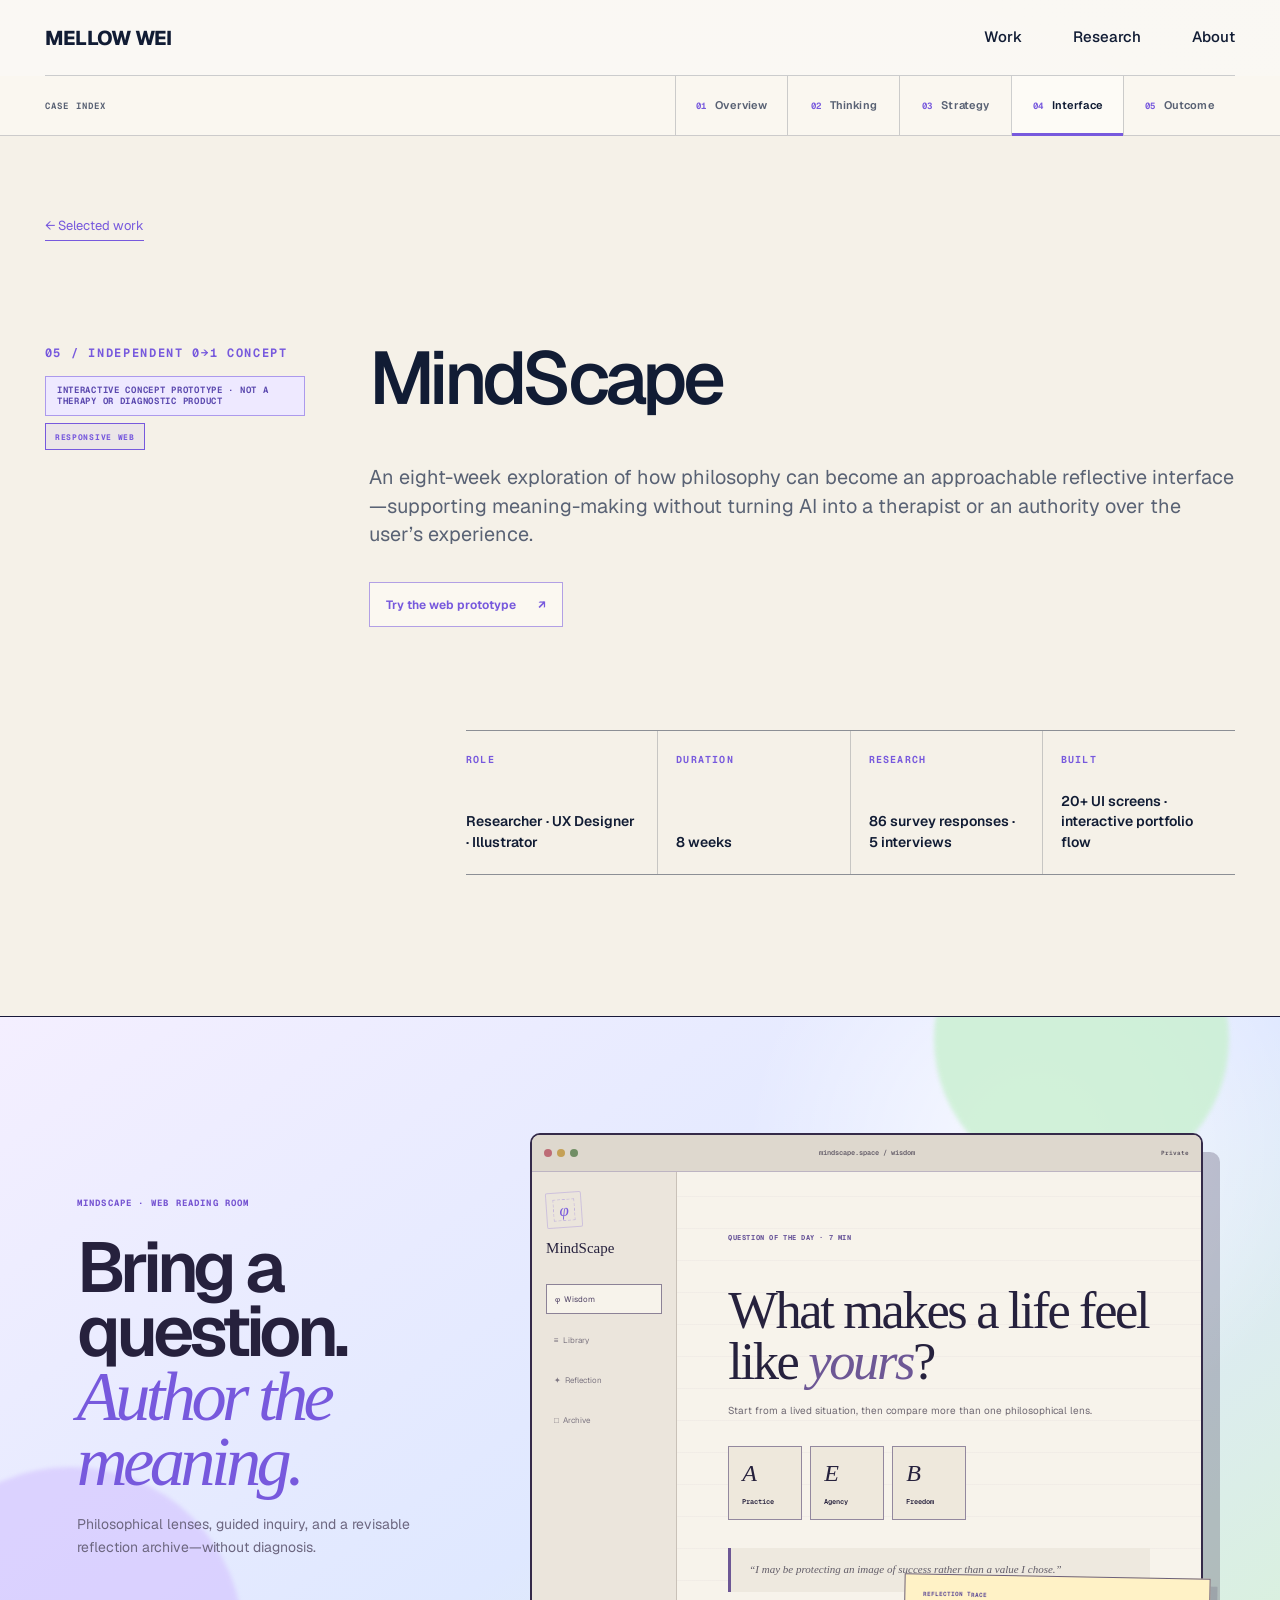
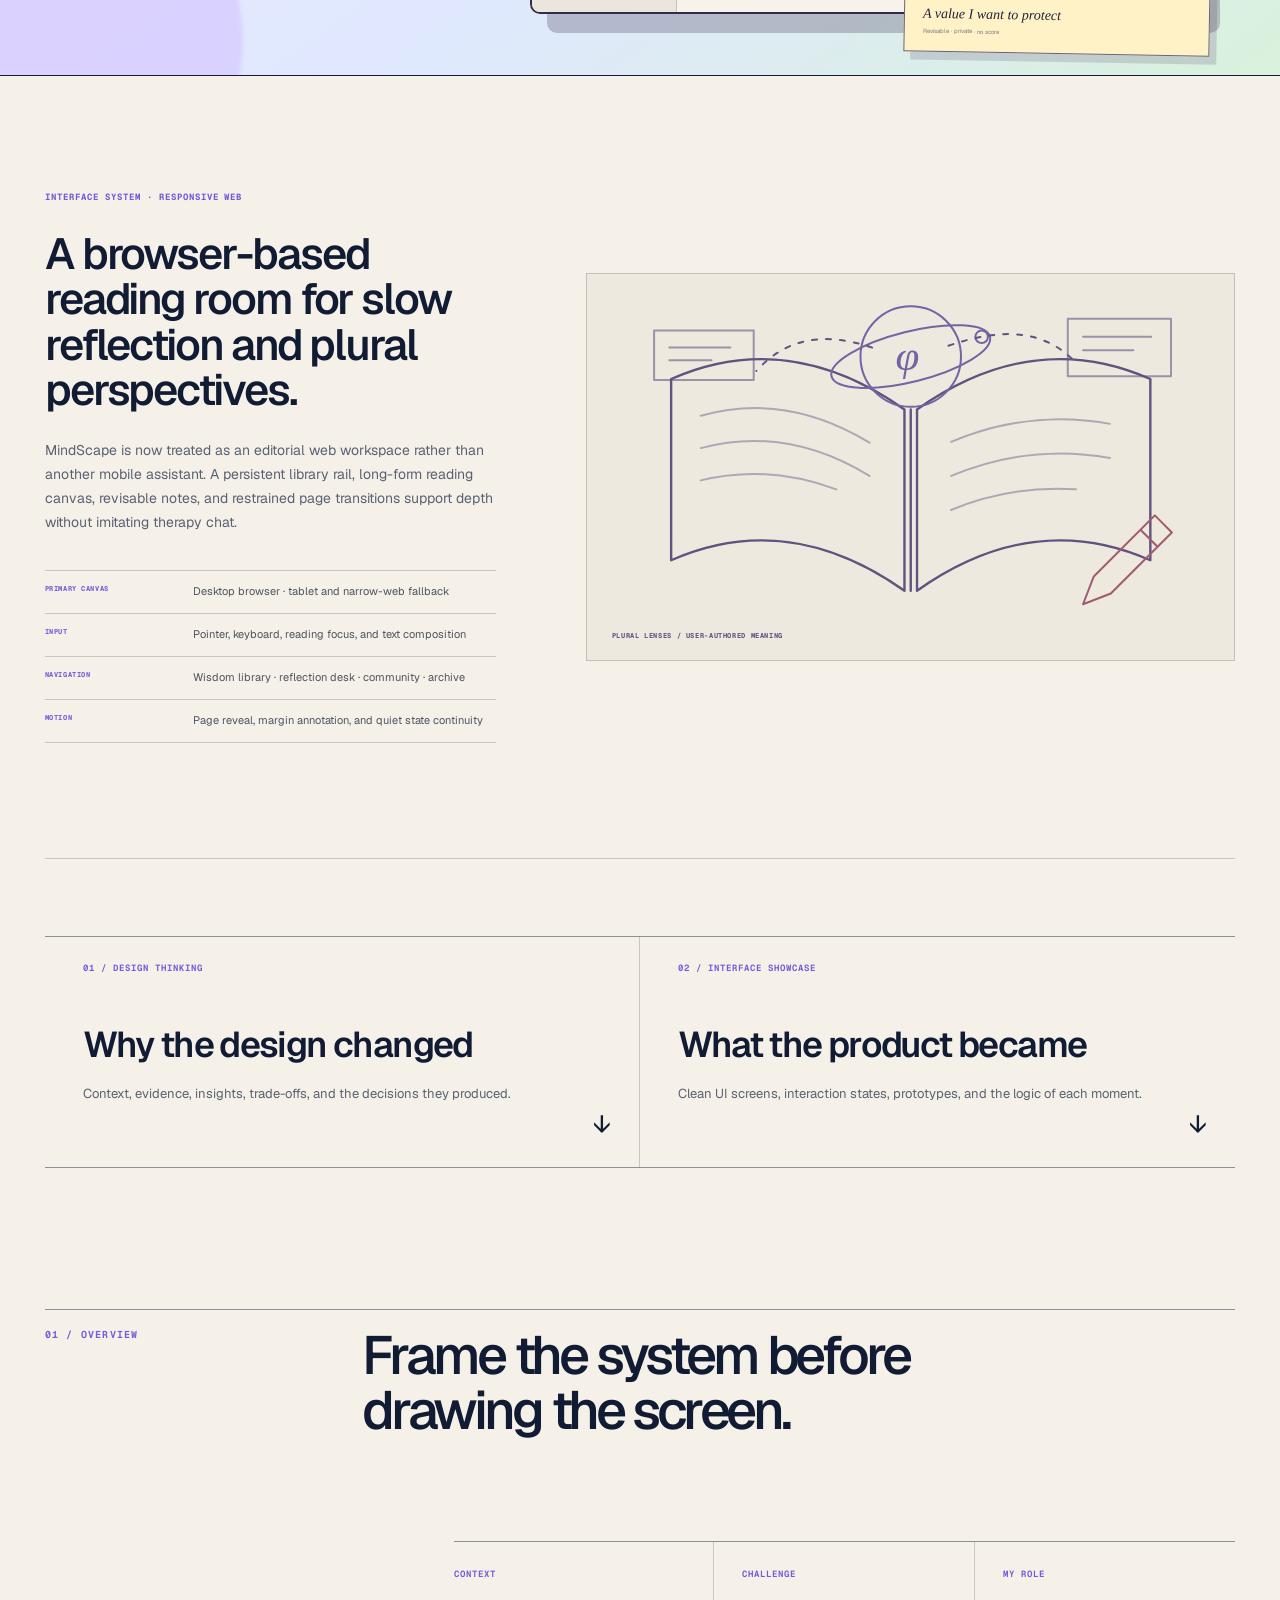
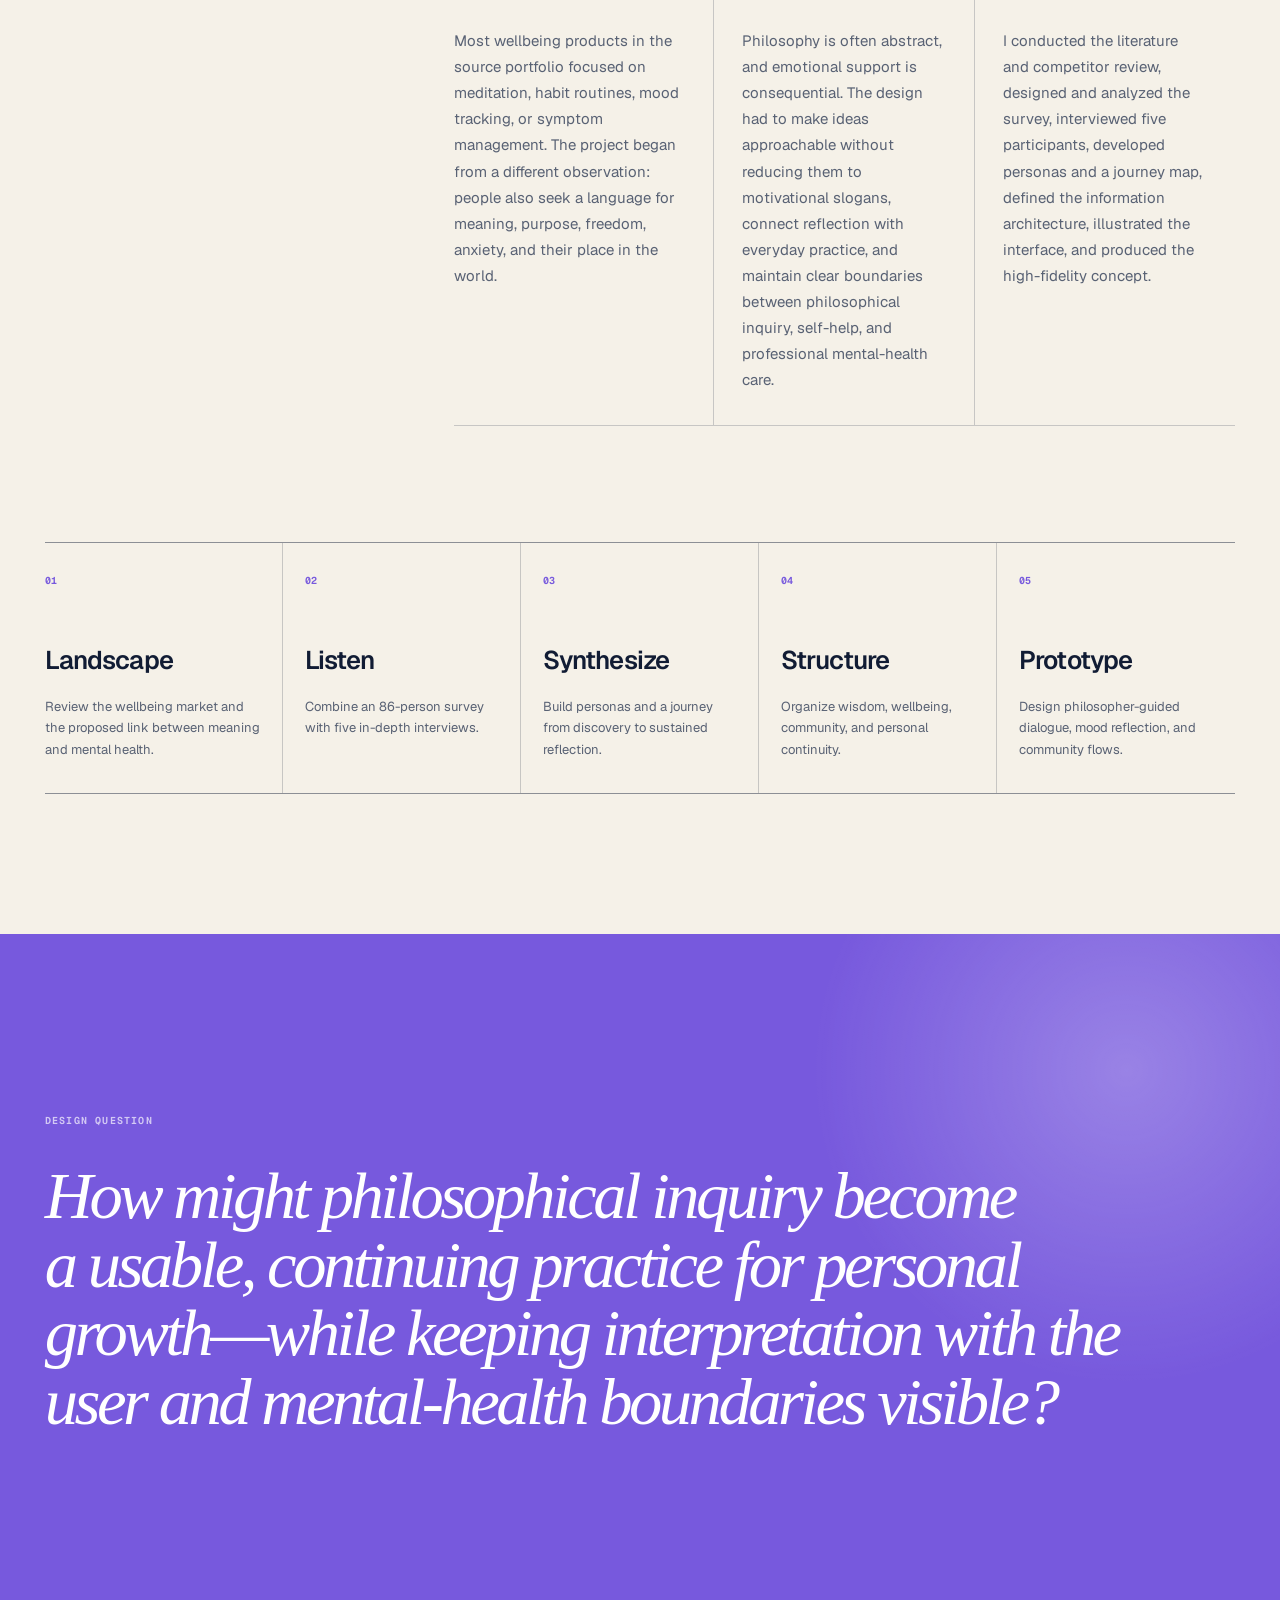
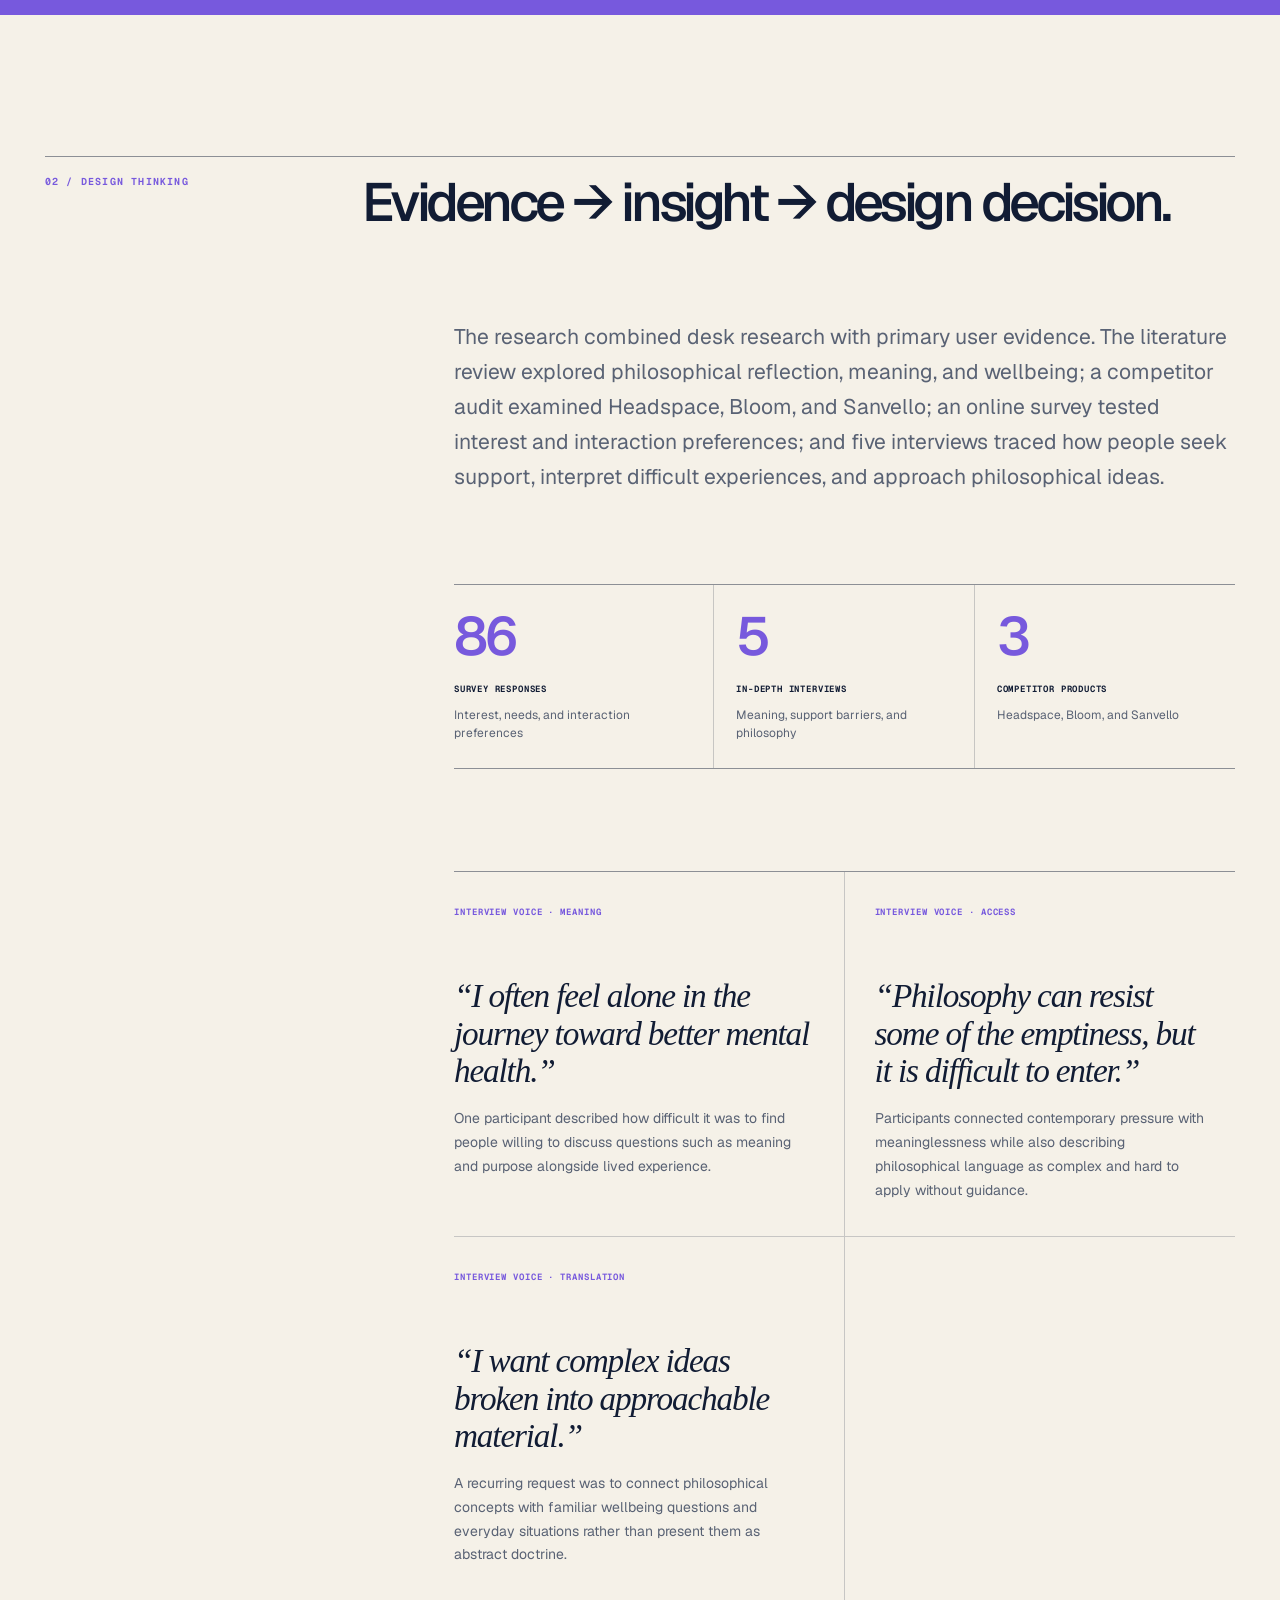
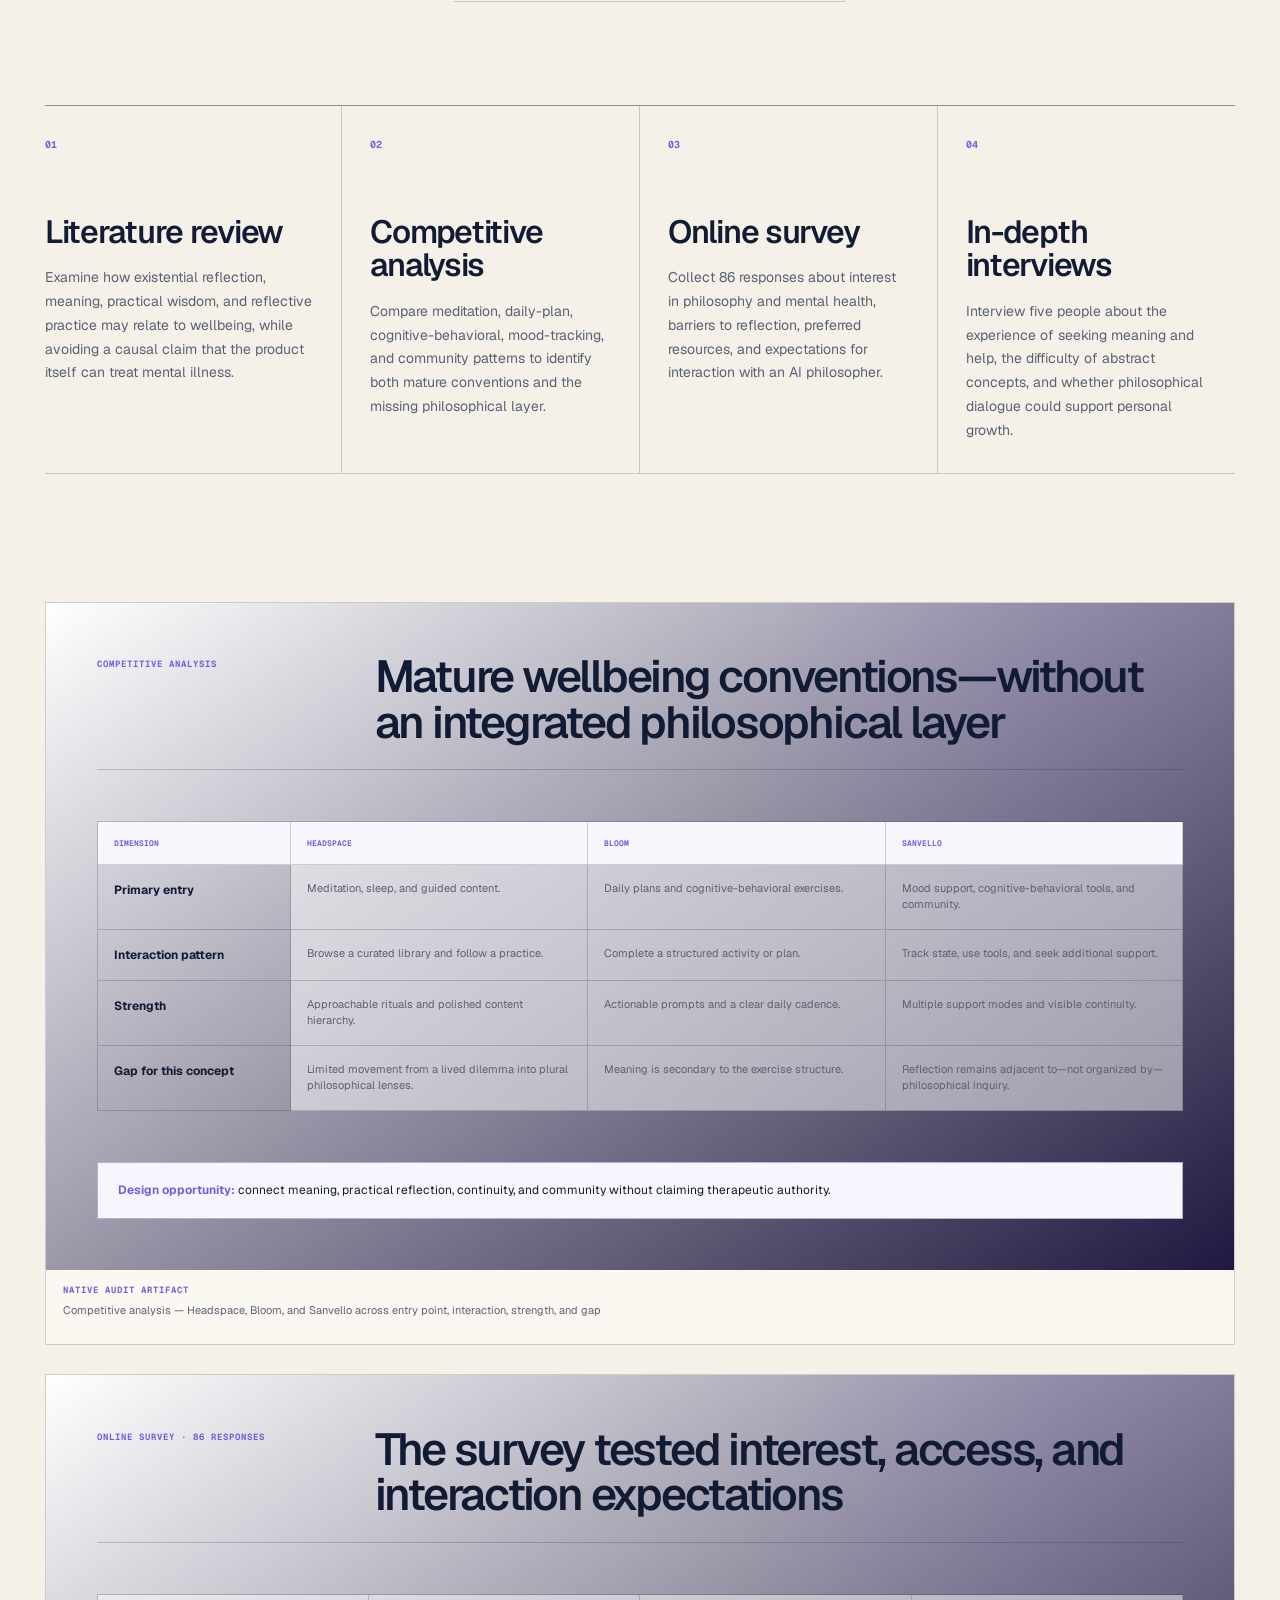
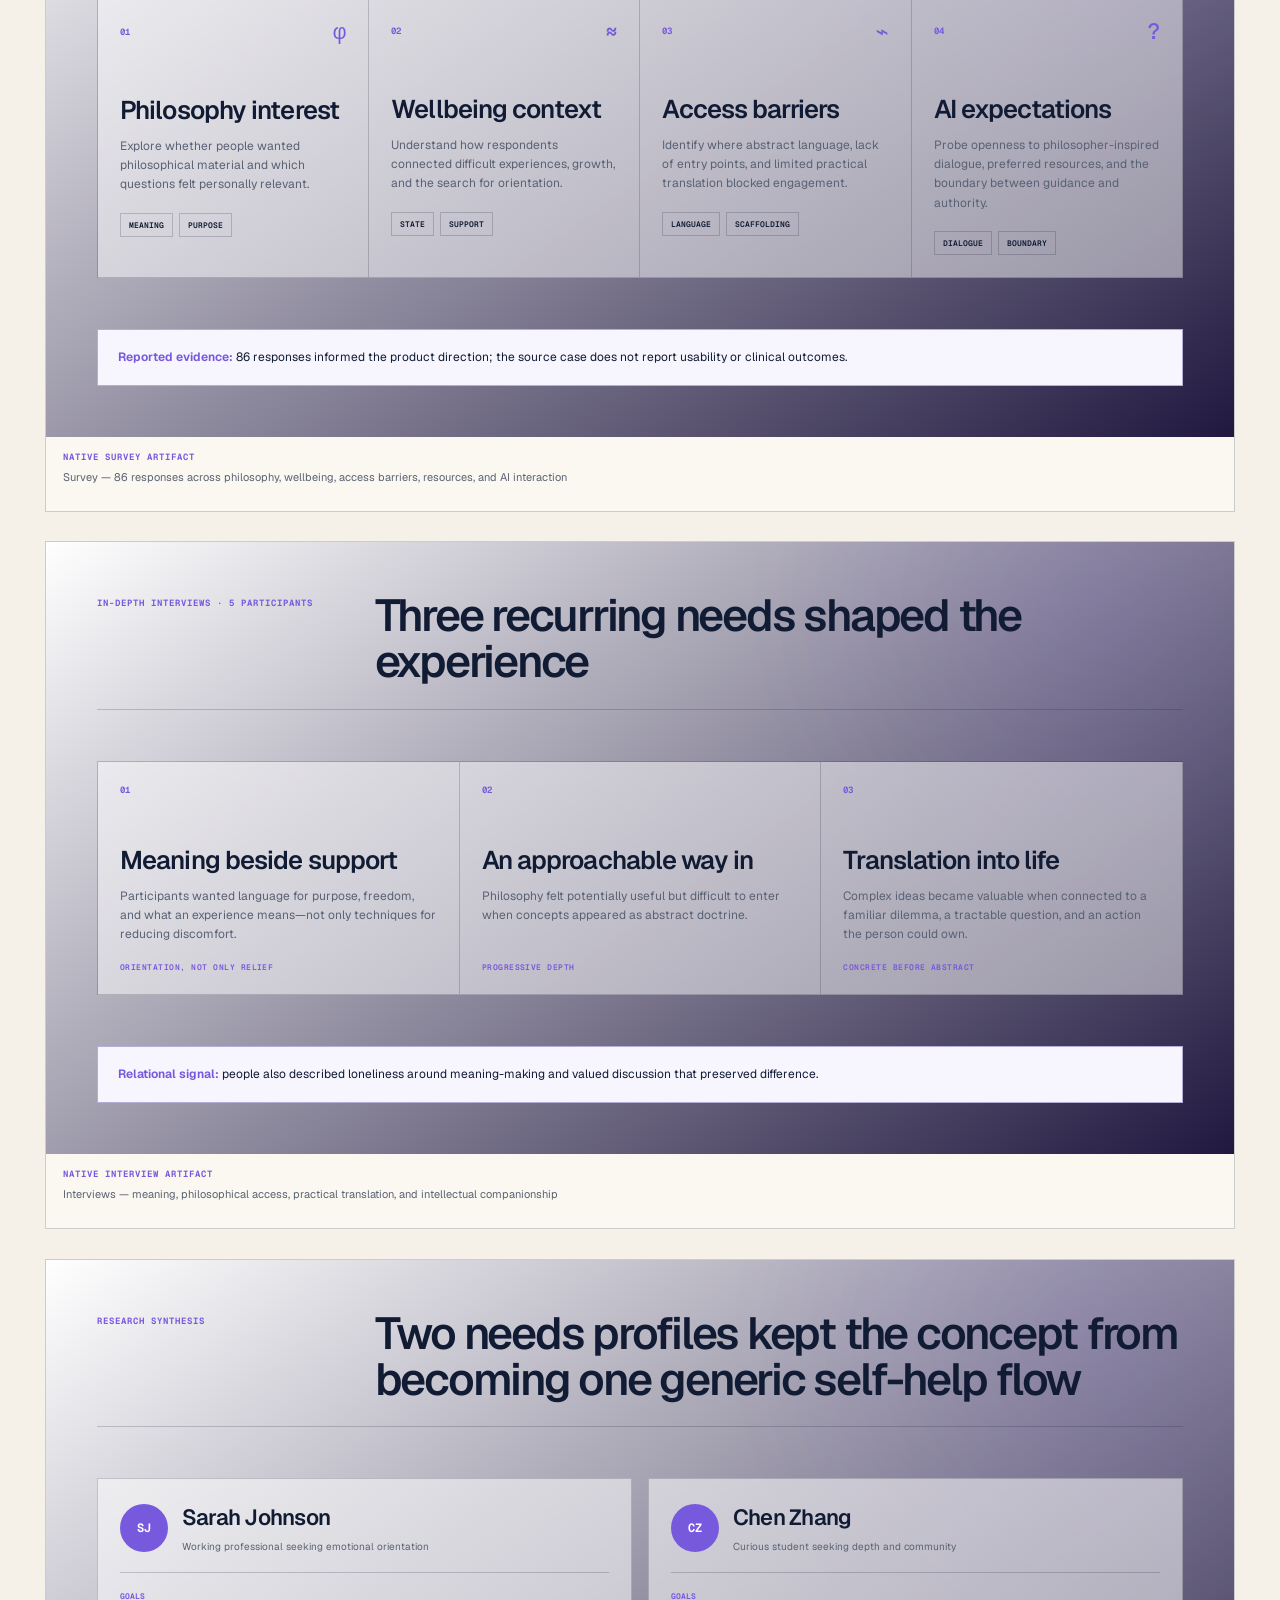
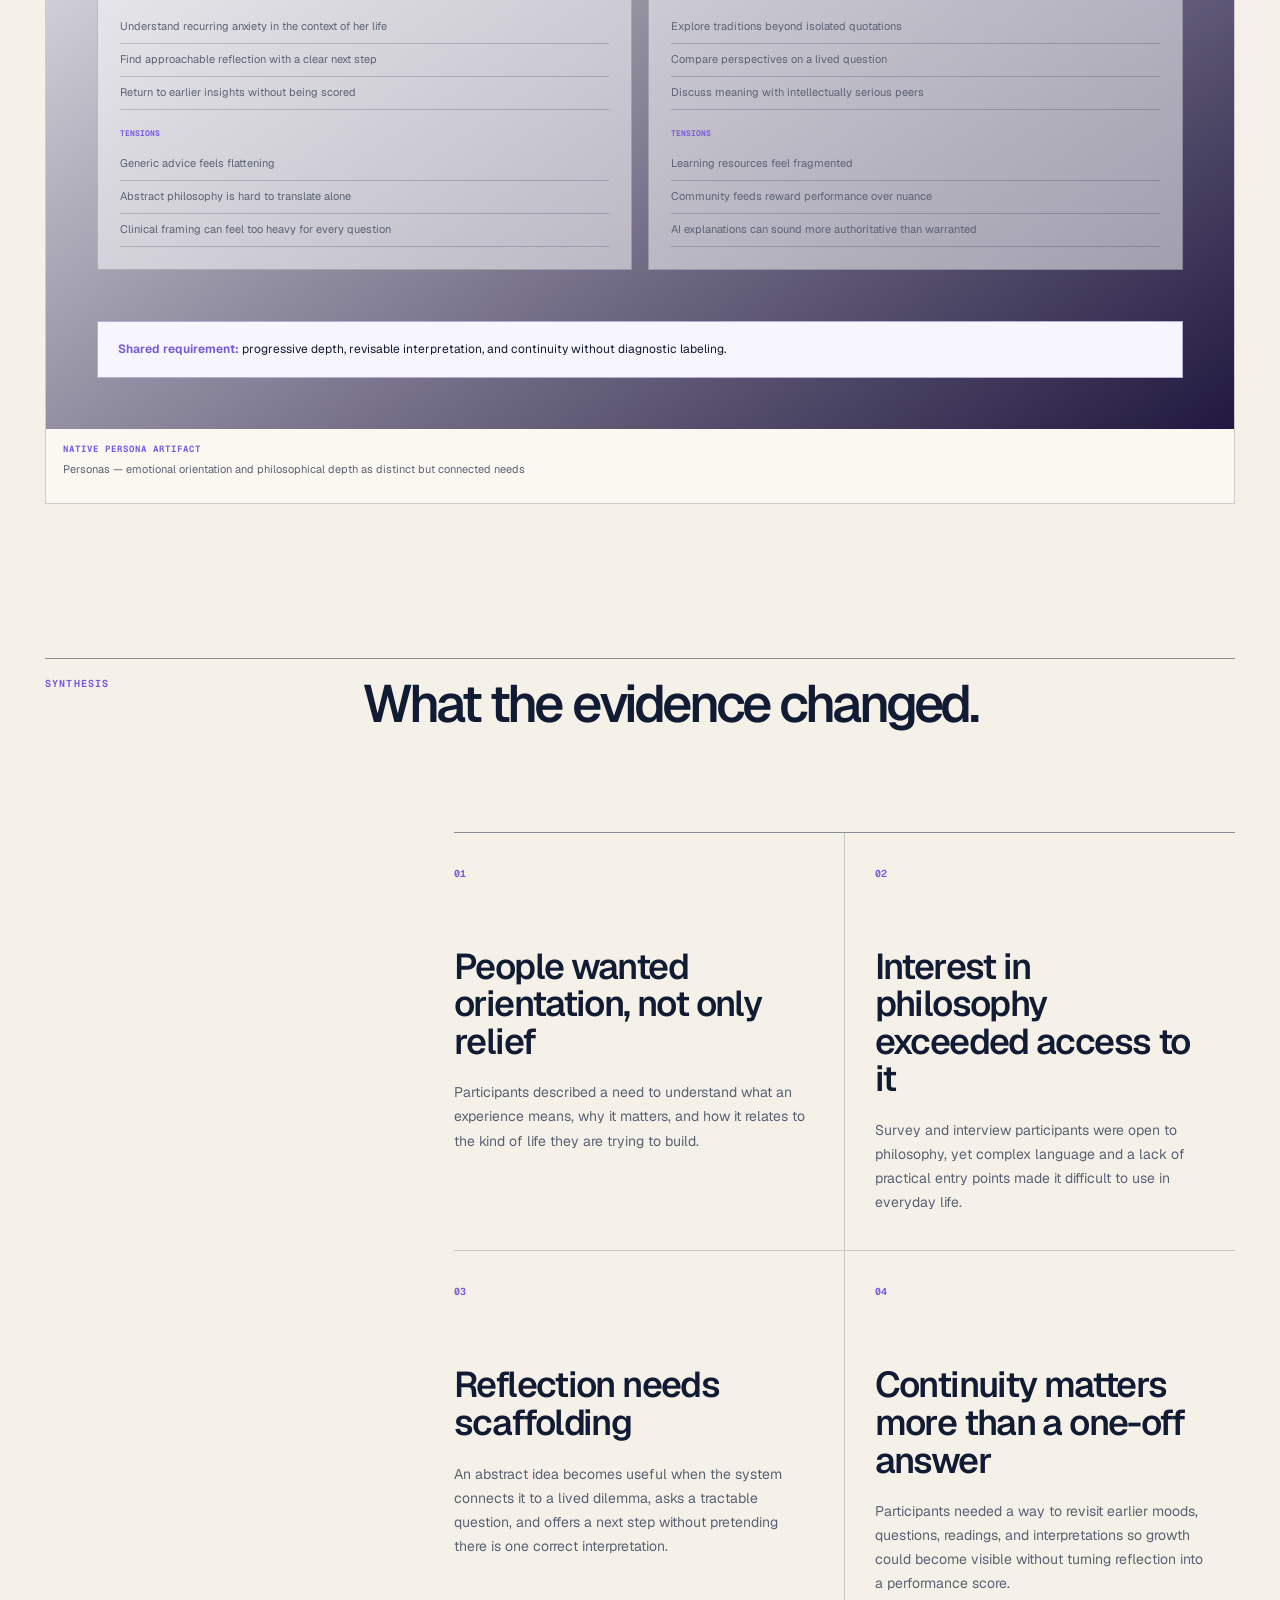
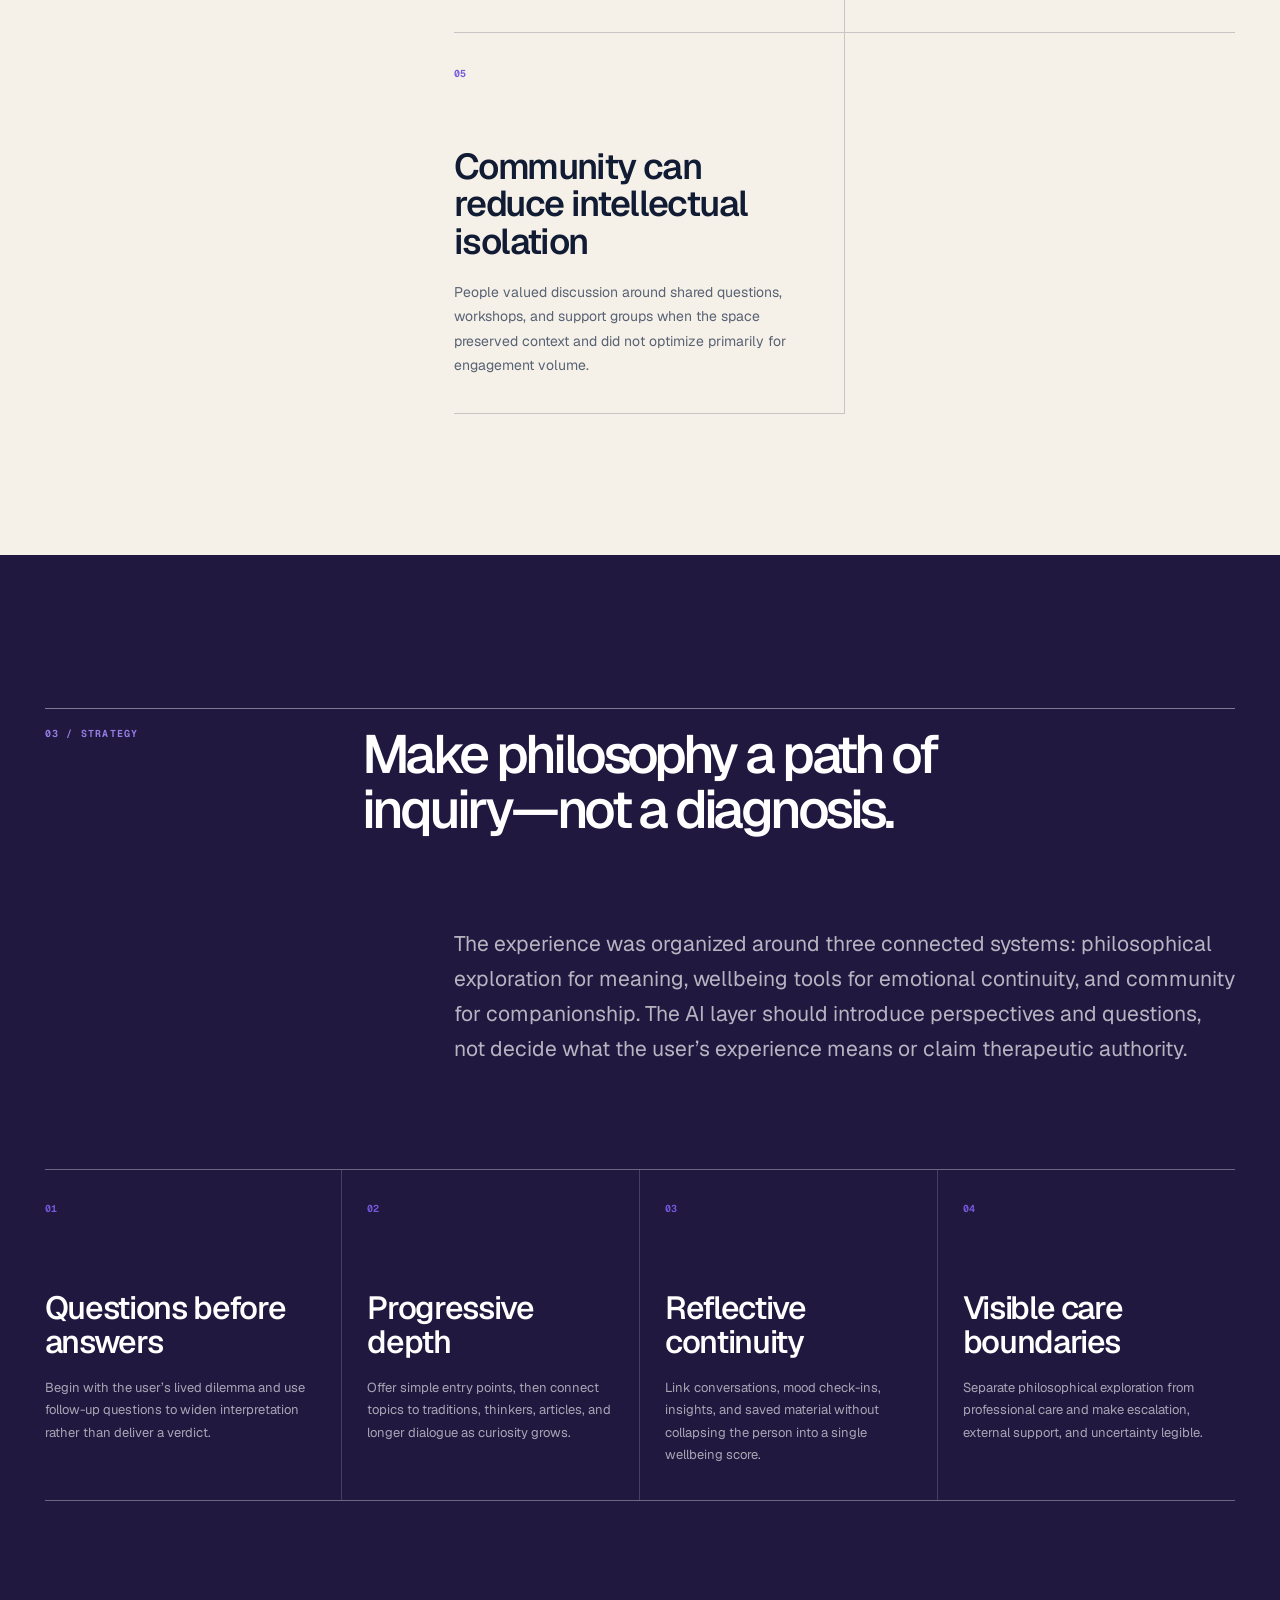
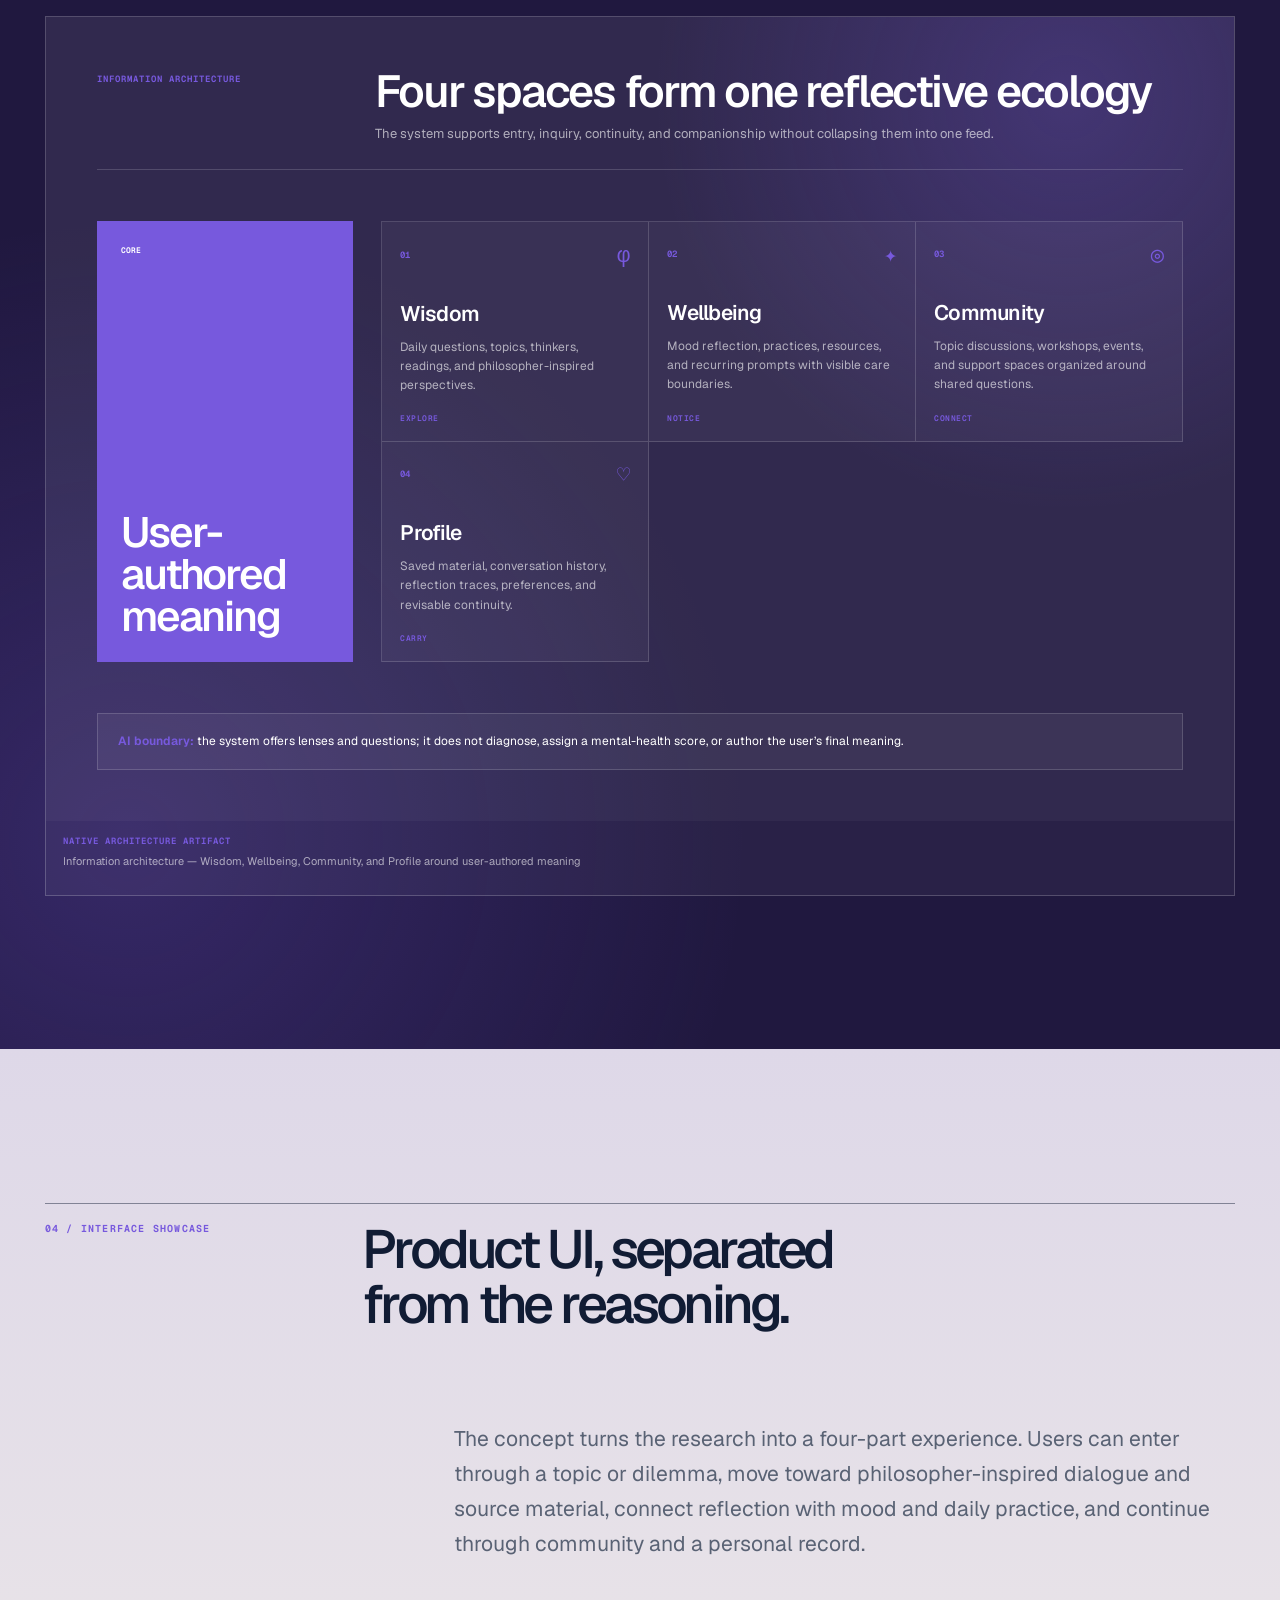
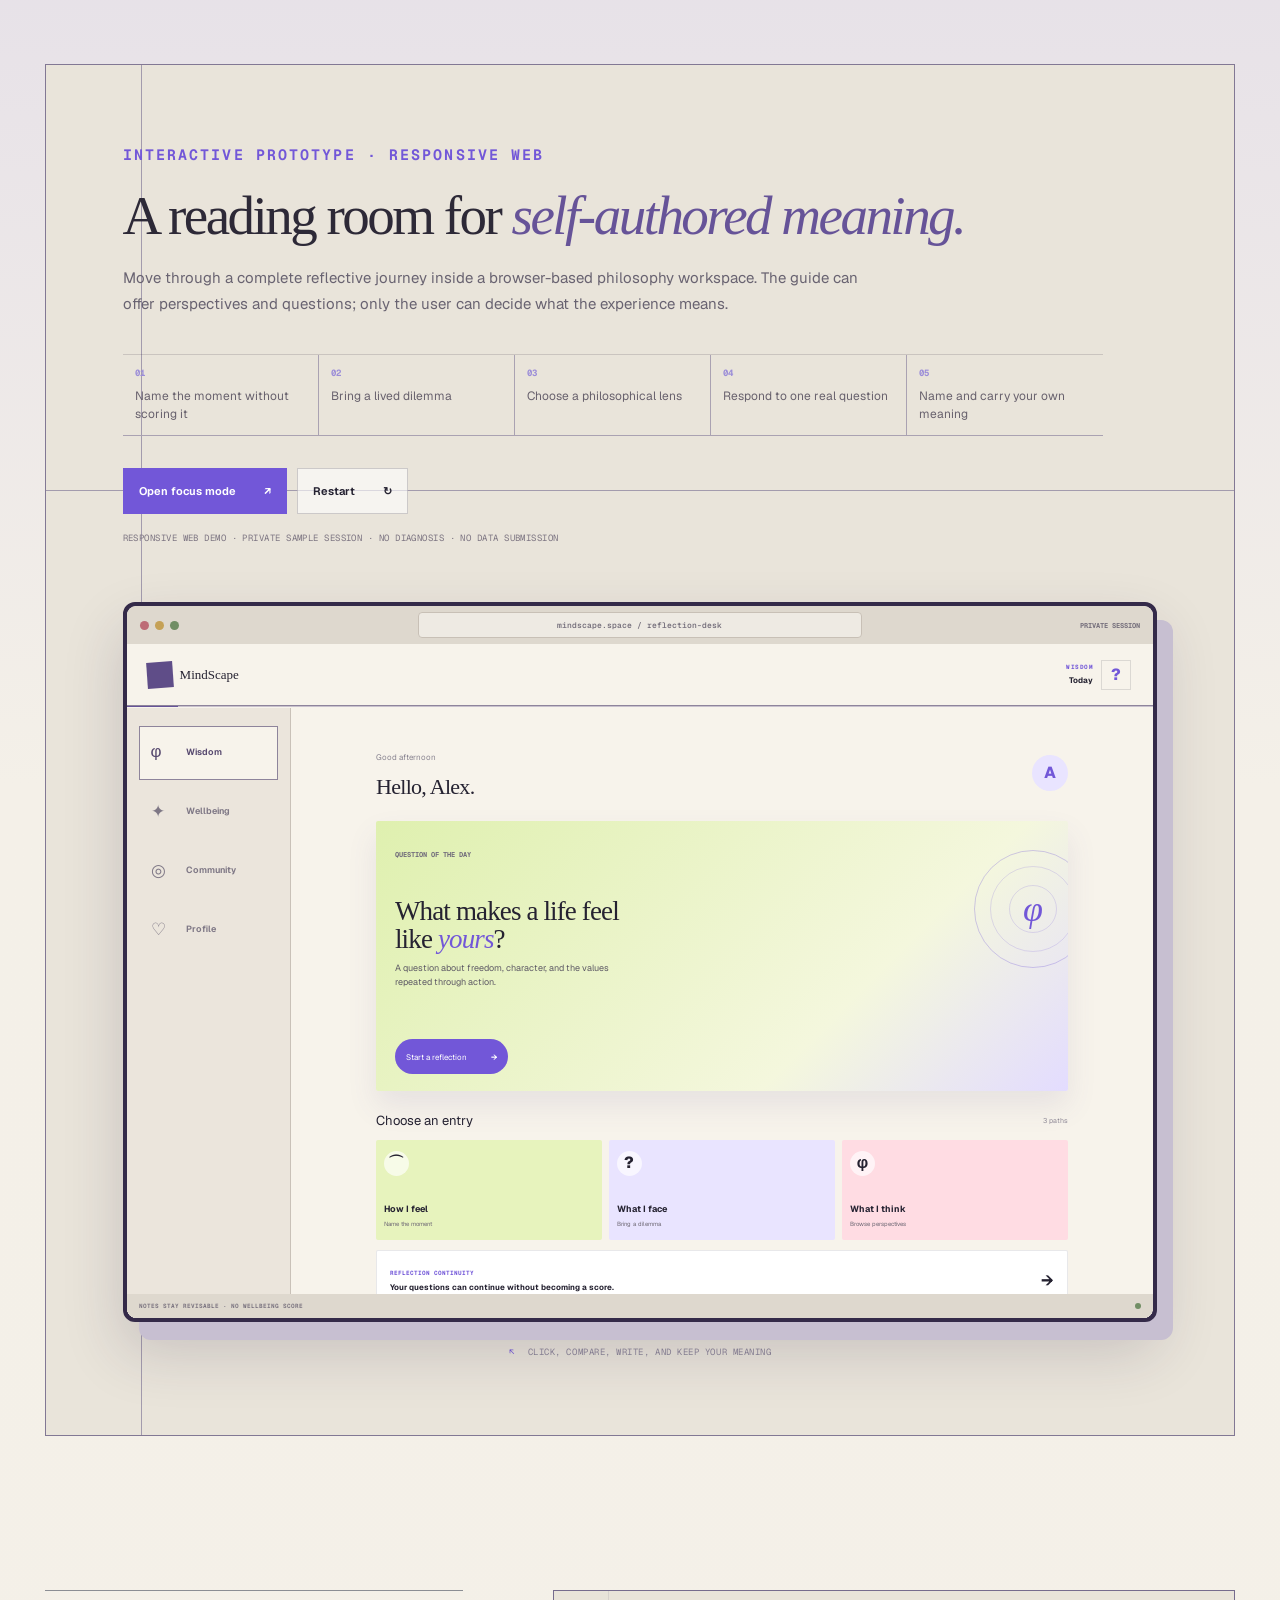
<file: work/mindscape/index.html>
<!DOCTYPE html><!--lWze9vFVmE1qQr3mUl4wz--><html lang="en"><head><meta charSet="utf-8"/><meta name="viewport" content="width=device-width, initial-scale=1"/><link rel="preload" href="/_next/static/media/0b78ff376f6b9734-s.p.woff2" as="font" crossorigin="" type="font/woff2"/><link rel="preload" href="/_next/static/media/723e11e5093b8e80.p.woff2" as="font" crossorigin="" type="font/woff2"/><link rel="stylesheet" href="/_next/static/css/531c1fcb1e69d47b.css" data-precedence="next"/><link rel="stylesheet" href="/_next/static/css/dc9b115cf34fe89f.css" data-precedence="next"/><link rel="preload" as="script" fetchPriority="low" href="/_next/static/chunks/webpack-11e4e231e5c0f538.js"/><script src="/_next/static/chunks/4bd1b696-c023c6e3521b1417.js" async=""></script><script src="/_next/static/chunks/255-64e783496c90356a.js" async=""></script><script src="/_next/static/chunks/main-app-c84fde26fdc399ae.js" async=""></script><script src="/_next/static/chunks/619-ba102abea3e3d0e4.js" async=""></script><script src="/_next/static/chunks/356-1cbf59d25a49fb83.js" async=""></script><script src="/_next/static/chunks/503-6348e77becf19d85.js" async=""></script><script src="/_next/static/chunks/app/work/mindscape/page-fb710c3f1ef32fc0.js" async=""></script><meta name="next-size-adjust" content=""/><title>MindScape — Philosophy for Reflection — Mellow Wei</title><meta name="description" content="An 8-week research and UX case study exploring philosophy, reflection, and wellbeing."/><link rel="shortcut icon" href="/favicon.svg"/><link rel="icon" href="/favicon.svg"/><script src="/_next/static/chunks/polyfills-42372ed130431b0a.js" noModule=""></script></head><body class="__variable_8adcd2 __variable_46451f"><div hidden=""><!--$--><!--/$--></div><a class="skip-link" href="#main-content">Skip to content</a><header class="site-header"><a class="wordmark" aria-label="Mellow Wei home" href="/">Mellow Wei</a><nav aria-label="Primary navigation"><a href="/#work">Work</a><a href="/#research">Research</a><a href="/about/">About</a></nav></header><div id="main-content"><main class="case-v2 case-theme-violet case-product-mindscape" id="top"><div class="case-scroll-progress" aria-hidden="true"><span style="width:0%"></span></div><nav class="case-chapter-nav" aria-label="Case study chapters"><span class="case-nav-title">Case index</span><a href="#overview" aria-current="location"><span>01</span>Overview</a><a href="#research"><span>02</span>Thinking</a><a href="#strategy"><span>03</span>Strategy</a><a href="#design"><span>04</span>Interface</a><a href="#outcome"><span>05</span>Outcome</a></nav><section class="case-v2-hero section-frame"><a class="back-link" href="/#work">← Selected work</a><div class="case-v2-heading" data-reveal="true"><div><p class="eyebrow">05<!-- --> / <!-- -->Independent 0→1 concept</p><div class="case-status-row"><span class="case-status">Interactive concept prototype · not a therapy or diagnostic product</span><span class="case-platform">Responsive Web</span></div></div><div><h1>MindScape</h1><p>An eight-week exploration of how philosophy can become an approachable reflective interface—supporting meaning-making without turning AI into a therapist or an authority over the user’s experience.</p><div class="case-hero-links"><a href="#mindscape-prototype">Try the web prototype<span aria-hidden="true">↗</span></a></div></div></div><div class="case-v2-meta" data-reveal="true"><div><span>Role</span><strong>Researcher · UX Designer · Illustrator</strong></div><div><span>Duration</span><strong>8 weeks</strong></div><div><span>Research</span><strong>86 survey responses · 5 interviews</strong></div><div><span>Built</span><strong>20+ UI screens · interactive portfolio flow</strong></div></div></section><figure class="case-v2-cover" data-parallax="true"><div class="product-cover mfp-cover" role="img" aria-label="Code-rendered MindScape philosophy and reflection web workspace"><div class="mfp-cover-copy"><span>MINDSCAPE · WEB READING ROOM</span><h2>Bring a question.<br/><em>Author the meaning.</em></h2><p>Philosophical lenses, guided inquiry, and a revisable reflection archive—without diagnosis.</p></div><div class="mfp-cover-system mfp-cover-web-system" aria-hidden="true"><div class="mfp-cover-browser"><header><span><i></i><i></i><i></i></span><strong>mindscape.space / wisdom</strong><b>Private</b></header><div class="mfp-cover-browser-body"><aside><span class="mfp-orbit" aria-hidden="true"><i></i><b>φ</b></span><strong>MindScape</strong><span class="on">φ  Wisdom</span><span>≡  Library</span><span>✦  Reflection</span><span>□  Archive</span></aside><main><span>QUESTION OF THE DAY · 7 MIN</span><h3>What makes a life feel like <em>yours</em>?</h3><p>Start from a lived situation, then compare more than one philosophical lens.</p><div class="mfp-cover-lenses"><b>A<br/><small>Practice</small></b><b>E<br/><small>Agency</small></b><b>B<br/><small>Freedom</small></b></div><blockquote>“I may be protecting an image of success rather than a value I chose.”</blockquote></main></div></div><div class="mfp-cover-margin-note"><span>REFLECTION TRACE</span><strong>A value I want to protect</strong><small>Revisable · private · no score</small></div></div></div></figure><section class="case-interface-manifest section-frame" aria-label="MindScape interface system" data-reveal="true"><div class="case-interface-copy"><p>Interface system · <!-- -->Responsive Web</p><h2>A browser-based reading room for slow reflection and plural perspectives.</h2><p>MindScape is now treated as an editorial web workspace rather than another mobile assistant. A persistent library rail, long-form reading canvas, revisable notes, and restrained page transitions support depth without imitating therapy chat.</p><dl><div><dt>Primary canvas</dt><dd>Desktop browser · tablet and narrow-web fallback</dd></div><div><dt>Input</dt><dd>Pointer, keyboard, reading focus, and text composition</dd></div><div><dt>Navigation</dt><dd>Wisdom library · reflection desk · community · archive</dd></div><div><dt>Motion</dt><dd>Page reveal, margin annotation, and quiet state continuity</dd></div></dl></div><div class="project-line-art line-art-mindscape" aria-hidden="true"><svg viewBox="0 0 720 430"><path class="line-art-book" d="M93 117c86-38 174-27 260 34v202c-86-61-174-72-260-34V117Zm534 0c-86-38-174-27-260 34v202c86-61 174-72 260-34V117ZM360 151v202"></path><path class="line-art-page" d="M126 158c67-19 129-6 188 30M126 194c67-18 129-5 188 31M126 230c52-13 102-8 151 10M405 187c57-24 116-31 177-20M405 225c57-24 116-31 177-20M405 263c45-19 91-26 139-23"></path><g class="line-art-orbit"><circle cx="360" cy="92" r="56"></circle><ellipse cx="360" cy="92" rx="91" ry="28" transform="rotate(-14 360 92)"></ellipse><circle cx="439" cy="70" r="7"></circle><text x="343" y="107">φ</text></g><path class="line-art-thread" d="M317 82c-57-19-97-9-129 26M402 80c66-23 111-15 143 20"></path><g class="line-art-notes"><path d="M74 63h111v55H74zM535 50h115v64H535z"></path><path d="M91 82h68M91 96h47M552 70h76M552 85h56"></path></g><path class="line-art-pencil" d="M564 337l68-68 19 19-68 68-31 12 12-31Zm52-52 19 19"></path></svg><span>Plural lenses / user-authored meaning</span></div></section><section class="case-view-map section-frame" aria-label="Case study content map" data-reveal="true"><a href="#research"><span>01 / Design thinking</span><strong>Why the design changed</strong><p>Context, evidence, insights, trade-offs, and the decisions they produced.</p><b aria-hidden="true">↓</b></a><a href="#design"><span>02 / Interface showcase</span><strong>What the product became</strong><p>Clean UI screens, interaction states, prototypes, and the logic of each moment.</p><b aria-hidden="true">↓</b></a></section><section class="case-v2-section section-frame" id="overview" data-case-section="true"><header class="case-v2-section-head" data-reveal="true"><p>01 / Overview</p><h2>Frame the system before drawing the screen.</h2></header><div class="case-three-column" data-reveal="true"><article><span>Context</span><p>Most wellbeing products in the source portfolio focused on meditation, habit routines, mood tracking, or symptom management. The project began from a different observation: people also seek a language for meaning, purpose, freedom, anxiety, and their place in the world.</p></article><article><span>Challenge</span><p>Philosophy is often abstract, and emotional support is consequential. The design had to make ideas approachable without reducing them to motivational slogans, connect reflection with everyday practice, and maintain clear boundaries between philosophical inquiry, self-help, and professional mental-health care.</p></article><article><span>My role</span><p>I conducted the literature and competitor review, designed and analyzed the survey, interviewed five participants, developed personas and a journey map, defined the information architecture, illustrated the interface, and produced the high-fidelity concept.</p></article></div><div class="process-rail" data-reveal="true"><article><span>01</span><h3>Landscape</h3><p>Review the wellbeing market and the proposed link between meaning and mental health.</p></article><article><span>02</span><h3>Listen</h3><p>Combine an 86-person survey with five in-depth interviews.</p></article><article><span>03</span><h3>Synthesize</h3><p>Build personas and a journey from discovery to sustained reflection.</p></article><article><span>04</span><h3>Structure</h3><p>Organize wisdom, wellbeing, community, and personal continuity.</p></article><article><span>05</span><h3>Prototype</h3><p>Design philosopher-guided dialogue, mood reflection, and community flows.</p></article></div></section><section class="case-v2-question" data-reveal="true"><div class="section-frame"><p>Design question</p><blockquote>How might philosophical inquiry become a usable, continuing practice for personal growth—while keeping interpretation with the user and mental-health boundaries visible?</blockquote></div></section><section class="case-v2-section research-v2 section-frame" id="research" data-case-section="true"><header class="case-v2-section-head" data-reveal="true"><p>02 / Design thinking</p><h2>Evidence → insight → design decision.</h2></header><p class="case-v2-lead" data-reveal="true">The research combined desk research with primary user evidence. The literature review explored philosophical reflection, meaning, and wellbeing; a competitor audit examined Headspace, Bloom, and Sanvello; an online survey tested interest and interaction preferences; and five interviews traced how people seek support, interpret difficult experiences, and approach philosophical ideas.</p><div class="evidence-stats" data-reveal="true"><article><strong>86</strong><span>survey responses</span><p>Interest, needs, and interaction preferences</p></article><article><strong>5</strong><span>in-depth interviews</span><p>Meaning, support barriers, and philosophy</p></article><article><strong>3</strong><span>competitor products</span><p>Headspace, Bloom, and Sanvello</p></article></div><div class="research-signals"><article data-reveal="true"><span>Interview voice · meaning</span><h3>“I often feel alone in the journey toward better mental health.”</h3><p>One participant described how difficult it was to find people willing to discuss questions such as meaning and purpose alongside lived experience.</p></article><article data-reveal="true"><span>Interview voice · access</span><h3>“Philosophy can resist some of the emptiness, but it is difficult to enter.”</h3><p>Participants connected contemporary pressure with meaninglessness while also describing philosophical language as complex and hard to apply without guidance.</p></article><article data-reveal="true"><span>Interview voice · translation</span><h3>“I want complex ideas broken into approachable material.”</h3><p>A recurring request was to connect philosophical concepts with familiar wellbeing questions and everyday situations rather than present them as abstract doctrine.</p></article></div><div class="method-grid" data-reveal="true"><article><span>01</span><h3>Literature review</h3><p>Examine how existential reflection, meaning, practical wisdom, and reflective practice may relate to wellbeing, while avoiding a causal claim that the product itself can treat mental illness.</p></article><article><span>02</span><h3>Competitive analysis</h3><p>Compare meditation, daily-plan, cognitive-behavioral, mood-tracking, and community patterns to identify both mature conventions and the missing philosophical layer.</p></article><article><span>03</span><h3>Online survey</h3><p>Collect 86 responses about interest in philosophy and mental health, barriers to reflection, preferred resources, and expectations for interaction with an AI philosopher.</p></article><article><span>04</span><h3>In-depth interviews</h3><p>Interview five people about the experience of seeking meaning and help, the difficulty of abstract concepts, and whether philosophical dialogue could support personal growth.</p></article></div><div class="research-artifacts"><figure class="source-figure " data-reveal="true"><div class="source-image source-image-custom"><div class="native-artifact native-artifact-matrix"><header class="native-artifact-header"><p>Competitive analysis</p><h3>Mature wellbeing conventions—without an integrated philosophical layer</h3></header><div class="native-matrix-scroll"><div class="native-matrix" style="--native-matrix-columns:3"><div class="native-matrix-corner">Dimension</div><div class="native-matrix-column">Headspace</div><div class="native-matrix-column">Bloom</div><div class="native-matrix-column">Sanvello</div><div class="native-matrix-row"><strong>Primary entry</strong><div>Meditation, sleep, and guided content.</div><div>Daily plans and cognitive-behavioral exercises.</div><div>Mood support, cognitive-behavioral tools, and community.</div></div><div class="native-matrix-row"><strong>Interaction pattern</strong><div>Browse a curated library and follow a practice.</div><div>Complete a structured activity or plan.</div><div>Track state, use tools, and seek additional support.</div></div><div class="native-matrix-row"><strong>Strength</strong><div>Approachable rituals and polished content hierarchy.</div><div>Actionable prompts and a clear daily cadence.</div><div>Multiple support modes and visible continuity.</div></div><div class="native-matrix-row"><strong>Gap for this concept</strong><div>Limited movement from a lived dilemma into plural philosophical lenses.</div><div>Meaning is secondary to the exercise structure.</div><div>Reflection remains adjacent to—not organized by—philosophical inquiry.</div></div></div></div><footer class="native-artifact-footer"><strong>Design opportunity:</strong> connect meaning, practical reflection, continuity, and community without claiming therapeutic authority.</footer></div></div><figcaption><span>Native audit artifact</span>Competitive analysis — Headspace, Bloom, and Sanvello across entry point, interaction, strength, and gap</figcaption></figure><figure class="source-figure " data-reveal="true"><div class="source-image source-image-custom"><div class="native-artifact native-artifact-grid"><header class="native-artifact-header"><p>Online survey · 86 responses</p><h3>The survey tested interest, access, and interaction expectations</h3></header><div class="native-card-grid native-card-grid-4"><article><div class="native-card-marker"><span>01</span><b aria-hidden="true">φ</b></div><h4>Philosophy interest</h4><p>Explore whether people wanted philosophical material and which questions felt personally relevant.</p><ul><li>Meaning</li><li>Purpose</li></ul></article><article><div class="native-card-marker"><span>02</span><b aria-hidden="true">≈</b></div><h4>Wellbeing context</h4><p>Understand how respondents connected difficult experiences, growth, and the search for orientation.</p><ul><li>State</li><li>Support</li></ul></article><article><div class="native-card-marker"><span>03</span><b aria-hidden="true">⌁</b></div><h4>Access barriers</h4><p>Identify where abstract language, lack of entry points, and limited practical translation blocked engagement.</p><ul><li>Language</li><li>Scaffolding</li></ul></article><article><div class="native-card-marker"><span>04</span><b aria-hidden="true">?</b></div><h4>AI expectations</h4><p>Probe openness to philosopher-inspired dialogue, preferred resources, and the boundary between guidance and authority.</p><ul><li>Dialogue</li><li>Boundary</li></ul></article></div><footer class="native-artifact-footer"><strong>Reported evidence:</strong> 86 responses informed the product direction; the source case does not report usability or clinical outcomes.</footer></div></div><figcaption><span>Native survey artifact</span>Survey — 86 responses across philosophy, wellbeing, access barriers, resources, and AI interaction</figcaption></figure><figure class="source-figure " data-reveal="true"><div class="source-image source-image-custom"><div class="native-artifact native-artifact-grid"><header class="native-artifact-header"><p>In-depth interviews · 5 participants</p><h3>Three recurring needs shaped the experience</h3></header><div class="native-card-grid native-card-grid-3"><article><div class="native-card-marker"><span>01</span></div><h4>Meaning beside support</h4><p>Participants wanted language for purpose, freedom, and what an experience means—not only techniques for reducing discomfort.</p><small>Orientation, not only relief</small></article><article><div class="native-card-marker"><span>02</span></div><h4>An approachable way in</h4><p>Philosophy felt potentially useful but difficult to enter when concepts appeared as abstract doctrine.</p><small>Progressive depth</small></article><article><div class="native-card-marker"><span>03</span></div><h4>Translation into life</h4><p>Complex ideas became valuable when connected to a familiar dilemma, a tractable question, and an action the person could own.</p><small>Concrete before abstract</small></article></div><footer class="native-artifact-footer"><strong>Relational signal:</strong> people also described loneliness around meaning-making and valued discussion that preserved difference.</footer></div></div><figcaption><span>Native interview artifact</span>Interviews — meaning, philosophical access, practical translation, and intellectual companionship</figcaption></figure><figure class="source-figure " data-reveal="true"><div class="source-image source-image-custom"><div class="native-artifact native-artifact-personas"><header class="native-artifact-header"><p>Research synthesis</p><h3>Two needs profiles kept the concept from becoming one generic self-help flow</h3></header><div class="native-persona-grid native-persona-grid-2"><article><header><span>SJ</span><div><h4>Sarah Johnson</h4><p>Working professional seeking emotional orientation</p></div></header><div><strong>Goals</strong><ul><li>Understand recurring anxiety in the context of her life</li><li>Find approachable reflection with a clear next step</li><li>Return to earlier insights without being scored</li></ul></div><div><strong>Tensions</strong><ul><li>Generic advice feels flattening</li><li>Abstract philosophy is hard to translate alone</li><li>Clinical framing can feel too heavy for every question</li></ul></div></article><article><header><span>CZ</span><div><h4>Chen Zhang</h4><p>Curious student seeking depth and community</p></div></header><div><strong>Goals</strong><ul><li>Explore traditions beyond isolated quotations</li><li>Compare perspectives on a lived question</li><li>Discuss meaning with intellectually serious peers</li></ul></div><div><strong>Tensions</strong><ul><li>Learning resources feel fragmented</li><li>Community feeds reward performance over nuance</li><li>AI explanations can sound more authoritative than warranted</li></ul></div></article></div><footer class="native-artifact-footer"><strong>Shared requirement:</strong> progressive depth, revisable interpretation, and continuity without diagnostic labeling.</footer></div></div><figcaption><span>Native persona artifact</span>Personas — emotional orientation and philosophical depth as distinct but connected needs</figcaption></figure></div><div class="case-v2-subhead" data-reveal="true"><p>Synthesis</p><h3>What the evidence changed.</h3></div><div class="insight-grid-v2"><article data-reveal="true"><span>01</span><h3>People wanted orientation, not only relief</h3><p>Participants described a need to understand what an experience means, why it matters, and how it relates to the kind of life they are trying to build.</p></article><article data-reveal="true"><span>02</span><h3>Interest in philosophy exceeded access to it</h3><p>Survey and interview participants were open to philosophy, yet complex language and a lack of practical entry points made it difficult to use in everyday life.</p></article><article data-reveal="true"><span>03</span><h3>Reflection needs scaffolding</h3><p>An abstract idea becomes useful when the system connects it to a lived dilemma, asks a tractable question, and offers a next step without pretending there is one correct interpretation.</p></article><article data-reveal="true"><span>04</span><h3>Continuity matters more than a one-off answer</h3><p>Participants needed a way to revisit earlier moods, questions, readings, and interpretations so growth could become visible without turning reflection into a performance score.</p></article><article data-reveal="true"><span>05</span><h3>Community can reduce intellectual isolation</h3><p>People valued discussion around shared questions, workshops, and support groups when the space preserved context and did not optimize primarily for engagement volume.</p></article></div></section><section class="strategy-v2" id="strategy" data-case-section="true"><div class="section-frame"><header class="case-v2-section-head inverse" data-reveal="true"><p>03 / Strategy</p><h2>Make philosophy a path of inquiry—not a diagnosis.</h2></header><p class="case-v2-lead inverse-lead" data-reveal="true">The experience was organized around three connected systems: philosophical exploration for meaning, wellbeing tools for emotional continuity, and community for companionship. The AI layer should introduce perspectives and questions, not decide what the user’s experience means or claim therapeutic authority.</p><div class="principle-grid"><article data-reveal="true"><span>01</span><h3>Questions before answers</h3><p>Begin with the user’s lived dilemma and use follow-up questions to widen interpretation rather than deliver a verdict.</p></article><article data-reveal="true"><span>02</span><h3>Progressive depth</h3><p>Offer simple entry points, then connect topics to traditions, thinkers, articles, and longer dialogue as curiosity grows.</p></article><article data-reveal="true"><span>03</span><h3>Reflective continuity</h3><p>Link conversations, mood check-ins, insights, and saved material without collapsing the person into a single wellbeing score.</p></article><article data-reveal="true"><span>04</span><h3>Visible care boundaries</h3><p>Separate philosophical exploration from professional care and make escalation, external support, and uncertainty legible.</p></article></div><figure class="source-figure strategy-figure" data-reveal="true"><div class="source-image source-image-custom"><div class="native-artifact native-artifact-system"><header class="native-artifact-header"><p>Information architecture</p><h3>Four spaces form one reflective ecology</h3><span>The system supports entry, inquiry, continuity, and companionship without collapsing them into one feed.</span></header><div class="native-system-map"><div class="native-system-core"><span>Core</span><strong>User-authored meaning</strong></div><div class="native-system-nodes"><article><div><span>01</span><b aria-hidden="true">φ</b></div><h4>Wisdom</h4><p>Daily questions, topics, thinkers, readings, and philosopher-inspired perspectives.</p><small>Explore</small></article><article><div><span>02</span><b aria-hidden="true">✦</b></div><h4>Wellbeing</h4><p>Mood reflection, practices, resources, and recurring prompts with visible care boundaries.</p><small>Notice</small></article><article><div><span>03</span><b aria-hidden="true">◎</b></div><h4>Community</h4><p>Topic discussions, workshops, events, and support spaces organized around shared questions.</p><small>Connect</small></article><article><div><span>04</span><b aria-hidden="true">♡</b></div><h4>Profile</h4><p>Saved material, conversation history, reflection traces, preferences, and revisable continuity.</p><small>Carry</small></article></div></div><footer class="native-artifact-footer"><strong>AI boundary:</strong> the system offers lenses and questions; it does not diagnose, assign a mental-health score, or author the user’s final meaning.<!-- --></footer></div></div><figcaption><span>Native architecture artifact</span>Information architecture — Wisdom, Wellbeing, Community, and Profile around user-authored meaning</figcaption></figure></div></section><section class="design-v2" id="design" data-case-section="true"><div class="section-frame"><header class="case-v2-section-head" data-reveal="true"><p>04 / Interface showcase</p><h2>Product UI, separated from the reasoning.</h2></header><p class="case-v2-lead" data-reveal="true">The concept turns the research into a four-part experience. Users can enter through a topic or dilemma, move toward philosopher-inspired dialogue and source material, connect reflection with mood and daily practice, and continue through community and a personal record.</p><div class="case-interactive-prototype" data-reveal="true"><section class="msp-prototype msp-web-prototype" id="mindscape-prototype" aria-label="Interactive MindScape responsive web prototype"><div class="msp-demo-copy"><p class="eyebrow">Interactive prototype · responsive web</p><h3>A reading room for <em>self-authored meaning.</em></h3><p>Move through a complete reflective journey inside a browser-based philosophy workspace. The guide can offer perspectives and questions; only the user can decide what the experience means.</p><ol><li class=""><span>01</span>Name the moment without scoring it</li><li class=""><span>02</span>Bring a lived dilemma</li><li class=""><span>03</span>Choose a philosophical lens</li><li class=""><span>04</span>Respond to one real question</li><li class=""><span>05</span>Name and carry your own meaning</li></ol><div class="msp-demo-actions"><button type="button">Open focus mode<span>↗</span></button><button type="button">Restart <span>↻</span></button></div><small>Responsive web demo · private sample session · no diagnosis · no data submission</small></div><div class="msp-device-stage"><div class="msp-aura" aria-hidden="true"><i></i><i></i><i></i></div><div class="msp-phone msp-browser"><div class="msp-phone-screen msp-browser-screen"><div class="msp-status-bar msp-browser-bar"><span class="msp-browser-dots"><i></i><i></i><i></i></span><strong>mindscape.space / reflection-desk</strong><b>Private session</b></div><header class="msp-app-header"><button class="msp-wordmark" type="button" aria-label="Return to MindScape home"><i></i><strong>MindScape</strong></button><div><span>Wisdom</span><b>Today</b></div><button class="msp-help" type="button" aria-label="Open care boundary">?</button></header><div class="msp-progress" aria-hidden="true"><i style="width:5%"></i></div><div class="msp-screen-viewport" aria-live="polite"><div class="msp-screen msp-home-screen"><div class="msp-greeting"><div><span>Good afternoon</span><h3>Hello, Alex.</h3></div><button type="button" aria-label="Open profile">A</button></div><article class="msp-daily-card"><div class="msp-orbit-mark" aria-hidden="true"><i></i><b>φ</b></div><span>Question of the day</span><h4>What makes a life feel like <em>yours</em>?</h4><p>A question about freedom, character, and the values repeated through action.</p><button type="button">Start a reflection <b>→</b></button></article><div class="msp-section-title"><h4>Choose an entry</h4><span>3 paths</span></div><div class="msp-entry-grid"><button type="button" class="lime"><span>⌒</span><strong>How I feel</strong><small>Name the moment</small></button><button type="button" class="violet"><span>?</span><strong>What I face</strong><small>Bring a dilemma</small></button><button type="button" class="pink"><span>φ</span><strong>What I think</strong><small>Browse perspectives</small></button></div><button class="msp-continuity-card" type="button"><div><span>Reflection continuity</span><strong>Your questions can continue without becoming a score.</strong></div><b>→</b></button></div></div><nav class="msp-bottom-nav" aria-label="MindScape prototype navigation"><button type="button" aria-current="page"><span>φ</span><b>Wisdom</b></button><button type="button"><span>✦</span><b>Wellbeing</b></button><button type="button"><span>◎</span><b>Community</b></button><button type="button"><span>♡</span><b>Profile</b></button></nav><div class="msp-home-indicator" aria-hidden="true"><span>Notes stay revisable · no wellbeing score</span><i></i></div></div></div><p class="msp-touch-hint"><span>↖</span> Click, compare, write, and keep your meaning</p></div></section></div><div class="feature-stack-v2"><article class="feature-v2" data-reveal="true"><div class="feature-v2-copy"><span>01<!-- --> / <!-- -->Wisdom home</span><h3>Enter through a lived question</h3><p>The home surface combines daily wisdom, topic cards, reading recommendations, philosopher-guided conversations, and a visible history of prior exploration. The hierarchy makes philosophy browseable without presenting it as a course catalogue.</p><ul><li>Everyday questions as entry points</li><li>Daily wisdom connected to deeper sources</li><li>Conversation history preserved for continuity</li></ul></div><figure><div class="feature-custom-visual"><div class="product-prototype product-prototype-mindscape" data-feature="wisdom"><div class="mfp-web-frame"><div class="mfp-web-chrome"><span><i></i><i></i><i></i></span><strong>mindscape.space / <!-- -->wisdom</strong><b>Private</b></div><div class="mfp-web-layout"><aside aria-label="MindScape workspace sections"><div class="mfp-web-brand"><span class="mfp-orbit" aria-hidden="true"><i></i><b>φ</b></span><strong>MindScape</strong></div><span class="is-active"><i>φ</i>Wisdom</span><span class=""><i>≡</i>Library</span><span class=""><i>✦</i>Reflection</span><span class=""><i>◎</i>Community</span><span class=""><i>□</i>Archive</span><small>Interpretation remains yours.</small></aside><main><div class="mfp-screen mfp-wisdom"><header><div><span>Wisdom · today</span><h4>Hello, Alex.</h4></div><button type="button" aria-label="Profile">A</button></header><article class="mfp-daily"><span class="mfp-orbit" aria-hidden="true"><i></i><b>φ</b></span><span>QUESTION OF THE DAY</span><h5>What makes a life feel like <em>yours</em>?</h5><p>Begin with one lived situation, then compare more than one philosophical lens.</p><button type="button">Begin reflection →</button></article><div class="mfp-section-title"><strong>Choose an entry</strong><span>Editable at any time</span></div><div class="mfp-topic-row"><button type="button" aria-pressed="true">Meaning</button><button type="button" aria-pressed="false">Freedom</button><button type="button" aria-pressed="false">Belonging</button><button type="button" aria-pressed="false">Responsibility</button></div><article class="mfp-reading"><div><span>MEANING<!-- --> · 7 MIN</span><strong>A life is not one answer</strong><p>Primary source excerpt · contemporary guide · questions for reflection</p></div><button type="button" aria-pressed="false">Save</button></article></div></main></div></div></div></div><figcaption><span>Interface detail</span>Wisdom home, trending topics, philosopher pages, and dialogue entry</figcaption></figure></article><article class="feature-v2" data-reveal="true"><div class="feature-v2-copy"><span>02<!-- --> / <!-- -->Knowledge structure</span><h3>Move from topic to tradition without losing the person</h3><p>The topic library organizes metaphysics, epistemology, ethics, existentialism, philosophy of mind, language, time, and science. Search and community surfaces let users move between structured knowledge and lived discussion.</p><ul><li>Progressive topic depth</li><li>Search across conversations, events, and people</li><li>Community discussions connected to source topics</li></ul></div><figure><div class="feature-custom-visual"><div class="product-prototype product-prototype-mindscape" data-feature="knowledge"><div class="mfp-web-frame"><div class="mfp-web-chrome"><span><i></i><i></i><i></i></span><strong>mindscape.space / <!-- -->knowledge</strong><b>Private</b></div><div class="mfp-web-layout"><aside aria-label="MindScape workspace sections"><div class="mfp-web-brand"><span class="mfp-orbit" aria-hidden="true"><i></i><b>φ</b></span><strong>MindScape</strong></div><span class=""><i>φ</i>Wisdom</span><span class="is-active"><i>≡</i>Library</span><span class=""><i>✦</i>Reflection</span><span class=""><i>◎</i>Community</span><span class=""><i>□</i>Archive</span><small>Interpretation remains yours.</small></aside><main><div class="mfp-screen mfp-knowledge"><p class="mfp-kicker">Knowledge structure · progressive depth</p><h4>Move from a lived question to a tradition.</h4><label class="mfp-search"><span>⌕</span><input placeholder="Search a question, thinker, or concept" value=""/></label><div class="mfp-topic-grid"><button type="button" aria-pressed="true"><span>0<!-- -->1</span><span class="mfp-orbit" aria-hidden="true"><i></i><b>Δ</b></span><strong>Ethics</strong><small>6 lenses · 18 sources</small></button><button type="button" aria-pressed="false"><span>0<!-- -->2</span><span class="mfp-orbit" aria-hidden="true"><i></i><b>∃</b></span><strong>Existentialism</strong><small>4 lenses · 12 sources</small></button><button type="button" aria-pressed="false"><span>0<!-- -->3</span><span class="mfp-orbit" aria-hidden="true"><i></i><b>ψ</b></span><strong>Mind</strong><small>6 lenses · 18 sources</small></button><button type="button" aria-pressed="false"><span>0<!-- -->4</span><span class="mfp-orbit" aria-hidden="true"><i></i><b>?</b></span><strong>Knowledge</strong><small>4 lenses · 12 sources</small></button><button type="button" aria-pressed="false"><span>0<!-- -->5</span><span class="mfp-orbit" aria-hidden="true"><i></i><b>λ</b></span><strong>Language</strong><small>6 lenses · 18 sources</small></button><button type="button" aria-pressed="false"><span>0<!-- -->6</span><span class="mfp-orbit" aria-hidden="true"><i></i><b>∞</b></span><strong>Time</strong><small>4 lenses · 12 sources</small></button></div><article class="mfp-topic-detail"><span>SELECTED PATH</span><strong>Ethics</strong><div><b>Lived questions</b><i></i> <b>Core concepts</b><i></i> <b>Original sources</b><i></i> <b>Shared discussion</b></div><p>The person can move deeper without losing the question that brought them here.</p></article></div></main></div></div></div></div><figcaption><span>Interface detail</span>Philosophy topics, search, events, and community</figcaption></figure></article><article class="feature-v2" data-reveal="true"><div class="feature-v2-copy"><span>03<!-- --> / <!-- -->Dialogic AI</span><h3>Perspectives, prompts, and a return to the user’s judgment</h3><p>Philosopher-inspired agents translate a tradition into questions and perspectives. The interaction is designed as guided inquiry: a voice interface can make it approachable, while the product must clearly signal that the agent is interpretive scaffolding—not the historical thinker and not a therapist.</p><ul><li>Contextual follow-up questions</li><li>Explicitly plural perspectives</li><li>Voice interaction for a lower-friction reflective ritual</li></ul></div><figure><div class="feature-custom-visual"><div class="product-prototype product-prototype-mindscape" data-feature="dialogue"><div class="mfp-web-frame"><div class="mfp-web-chrome"><span><i></i><i></i><i></i></span><strong>mindscape.space / <!-- -->dialogue</strong><b>Private</b></div><div class="mfp-web-layout"><aside aria-label="MindScape workspace sections"><div class="mfp-web-brand"><span class="mfp-orbit" aria-hidden="true"><i></i><b>φ</b></span><strong>MindScape</strong></div><span class=""><i>φ</i>Wisdom</span><span class=""><i>≡</i>Library</span><span class="is-active"><i>✦</i>Reflection</span><span class=""><i>◎</i>Community</span><span class=""><i>□</i>Archive</span><small>Interpretation remains yours.</small></aside><main><div class="mfp-screen mfp-dialogue"><div class="mfp-guide-head"><span class="lime">A</span><div><small>AI-MEDIATED GUIDE · NOT THE HISTORICAL THINKER</small><h4>Aristotle</h4></div><button type="button" aria-pressed="false">◉<small>Voice</small></button></div><div class="mfp-lens-tabs"><button type="button" aria-pressed="true"><span class="lime">A</span>Aristotle</button><button type="button" aria-pressed="false"><span class="violet">E</span>Epictetus</button><button type="button" aria-pressed="false"><span class="pink">B</span>Beauvoir</button></div><div class="mfp-dialogue-stack"><div class="is-user">I keep measuring whether I chose the “right” life.</div><div class="is-guide"><span>Character through practice</span><p>Which repeated action is shaping who you are becoming?</p></div></div><label><span>Respond in your own words</span><textarea rows="3" placeholder="There is no correct philosophical answer…"></textarea></label><div class="mfp-dialogue-actions"><button type="button">Use sample response</button><button type="button" disabled="">Carry to reflection →</button></div><p class="mfp-boundary">The guide supplies a perspective and question. It does not diagnose or name the user’s final meaning.</p></div></main></div></div></div></div><figcaption><span>Interface detail</span>Personal profile, growth record, and philosopher-inspired voice dialogue</figcaption></figure></article><article class="feature-v2" data-reveal="true"><div class="feature-v2-copy"><span>04<!-- --> / <!-- -->Wellbeing continuity</span><h3>Track change without grading the self</h3><p>Mood check-ins, daily prompts, meditation content, and a personal record help users notice patterns over time. The interface avoids positioning one score as the truth of the person’s psychological state.</p><ul><li>Mood and reflection history</li><li>Daily prompts and meditation resources</li><li>Personalized recommendations with room for user correction</li></ul></div><figure><div class="feature-custom-visual"><div class="product-prototype product-prototype-mindscape" data-feature="wellbeing"><div class="mfp-web-frame"><div class="mfp-web-chrome"><span><i></i><i></i><i></i></span><strong>mindscape.space / <!-- -->wellbeing</strong><b>Private</b></div><div class="mfp-web-layout"><aside aria-label="MindScape workspace sections"><div class="mfp-web-brand"><span class="mfp-orbit" aria-hidden="true"><i></i><b>φ</b></span><strong>MindScape</strong></div><span class=""><i>φ</i>Wisdom</span><span class=""><i>≡</i>Library</span><span class="is-active"><i>✦</i>Reflection</span><span class=""><i>◎</i>Community</span><span class=""><i>□</i>Archive</span><small>Interpretation remains yours.</small></aside><main><div class="mfp-screen mfp-wellbeing"><p class="mfp-kicker">Present-state reflection · no diagnostic score</p><h4>What word is closest to this moment?</h4><div class="mfp-mood-grid"><button class="green" type="button" aria-pressed="false"><span>≈</span><strong>Calm</strong></button><button class="violet" type="button" aria-pressed="true"><span>~</span><strong>Unsettled</strong></button><button class="blue" type="button" aria-pressed="false"><span>●</span><strong>Heavy</strong></button><button class="pink" type="button" aria-pressed="false"><span>✦</span><strong>Open</strong></button></div><p class="mfp-prompt">What would be useful now?</p><div class="mfp-need-row"><button type="button" aria-pressed="false">Quiet</button><button type="button" aria-pressed="true">Language</button><button type="button" aria-pressed="false">Company</button><button type="button" aria-pressed="false">Outside support</button></div><article class="mfp-state-card"><span class="mfp-orbit" aria-hidden="true"><i></i><b>~</b></span><div><span>CONTEXT · NOT VERDICT</span><strong>Unsettled<!-- --> · seeking <!-- -->language</strong><p>This word remains editable and does not become a wellbeing score.</p></div></article><button class="mfp-primary" type="button">Use this as reflection context</button></div></main></div></div></div></div><figcaption><span>Interface detail</span>Mood analysis, meditation, community, and recurring reflection flows</figcaption></figure></article><article class="feature-v2" data-reveal="true"><div class="feature-v2-copy"><span>05<!-- --> / <!-- -->Community support</span><h3>Turn private reflection into intellectual companionship</h3><p>Workshops, topic communities, recommended conversations, and support groups extend reflection beyond the individual. Participation is organized around shared questions and context rather than a generic engagement feed.</p><ul><li>Topic-based community spaces</li><li>Workshops and guided activities</li><li>Support groups adjacent to—not substituted by—AI</li></ul></div><figure><div class="feature-custom-visual"><div class="product-prototype product-prototype-mindscape" data-feature="community"><div class="mfp-web-frame"><div class="mfp-web-chrome"><span><i></i><i></i><i></i></span><strong>mindscape.space / <!-- -->community</strong><b>Private</b></div><div class="mfp-web-layout"><aside aria-label="MindScape workspace sections"><div class="mfp-web-brand"><span class="mfp-orbit" aria-hidden="true"><i></i><b>φ</b></span><strong>MindScape</strong></div><span class=""><i>φ</i>Wisdom</span><span class=""><i>≡</i>Library</span><span class=""><i>✦</i>Reflection</span><span class="is-active"><i>◎</i>Community</span><span class=""><i>□</i>Archive</span><small>Interpretation remains yours.</small></aside><main><div class="mfp-screen mfp-community"><p class="mfp-kicker">Shared questions · contextual participation</p><h4>Think beside other people.</h4><div class="mfp-community-filters"><button type="button" aria-pressed="true">All</button><button type="button" aria-pressed="false">Meaning</button><button type="button" aria-pressed="false">Freedom</button><button type="button" aria-pressed="false">Belonging</button></div><div class="mfp-posts"><article><span>Meaning<!-- --> · 0<!-- -->1</span><strong>Can a life be meaningful before it feels meaningful?</strong><p>Participants compare lived contexts and philosophical lenses without optimizing the conversation for volume.</p><footer><small>18 reflections</small><button type="button" aria-pressed="false">Save question</button></footer></article><article><span>Freedom<!-- --> · 0<!-- -->2</span><strong>When does responsibility become an impossible demand?</strong><p>Participants compare lived contexts and philosophical lenses without optimizing the conversation for volume.</p><footer><small>12 reflections</small><button type="button" aria-pressed="false">Save question</button></footer></article><article><span>Belonging<!-- --> · 0<!-- -->3</span><strong>Is belonging found—or slowly made?</strong><p>Participants compare lived contexts and philosophical lenses without optimizing the conversation for volume.</p><footer><small>23 reflections</small><button type="button" aria-pressed="false">Save question</button></footer></article></div><aside><b>Community is a separate service-design problem.</b>Moderation, crisis escalation, and professional support cannot be delegated to engagement ranking.</aside></div></main></div></div></div></div><figcaption><span>Interface detail</span>Integrated system across wisdom, wellbeing, community, and profile</figcaption></figure></article></div></div></section><section class="outcome-v2 section-frame" id="outcome" data-case-section="true"><header class="case-v2-section-head" data-reveal="true"><p>05 / Outcome</p><h2>A coherent concept that makes the product’s promise—and its risks—more concrete.</h2></header><div class="outcome-copy" data-reveal="true"><p>The final design integrates philosophical dialogue, topic exploration, personal records, mood reflection, wellbeing resources, community, and voice interaction. The new embedded prototype turns those static screens into a complete, reproducible journey from state check-in to a user-authored Reflection Trace. It demonstrates interaction logic—not therapeutic efficacy—and makes epistemic and clinical boundaries visible inside the flow.</p><aside><span>Evidence boundary</span>The portfolio reports an 86-person survey, five interviews, and an eight-week design process. It does not report usability-test results, clinical outcomes, or a live product launch. MindScape should therefore be evaluated as a research-informed concept—not as evidence that philosophy or the interface improves mental health.</aside></div><div class="outcome-gallery-v2"><figure class="source-figure " data-reveal="true"><div class="source-image source-image-custom"><div class="native-artifact native-artifact-flow"><header class="native-artifact-header"><p>Reflective journey</p><h3>From present state to a revisable reflection trace</h3></header><div class="native-flow-track"><article><div><span>01</span><b>Check in</b></div><h4>Name the moment</h4><p>Choose the closest word without converting it into a score.</p><small>Context, not diagnosis</small></article><article><div><span>02</span><b>Ground</b></div><h4>Bring a dilemma</h4><p>Describe one concrete lived situation before introducing theory.</p><small>Concrete before abstract</small></article><article><div><span>03</span><b>Compare</b></div><h4>Choose lenses</h4><p>Place more than one philosophical worldview beside the same question.</p><small>Plural perspectives</small></article><article><div><span>04</span><b>Dialogue</b></div><h4>Respond to a prompt</h4><p>Use guided inquiry to clarify stakes, assumptions, and possible meanings.</p><small>Questions before verdicts</small></article><article><div><span>05</span><b>Author</b></div><h4>Write the meaning</h4><p>The user—not the system—writes what they will carry forward.</p><small>Interpretive authority</small></article><article><div><span>06</span><b>Continue</b></div><h4>Keep, revise, or delete</h4><p>Store a local trace that can change without becoming a performance score.</p><small>Revisable continuity</small></article></div><footer class="native-artifact-footer"><strong>Prototype scope:</strong> a deterministic portfolio journey demonstrates the interaction logic; it does not demonstrate therapeutic efficacy.<!-- --></footer></div></div><figcaption><span>Native journey artifact</span>Experience map — check in, ground a dilemma, compare lenses, dialogue, author meaning, and carry a trace</figcaption></figure><figure class="source-figure " data-reveal="true"><div class="source-image source-image-custom"><div class="native-artifact native-artifact-grid"><header class="native-artifact-header"><p>Project reflection</p><h3>Three constraints define the concept’s value</h3></header><div class="native-card-grid native-card-grid-3"><article><div class="native-card-marker"><span>01</span><b aria-hidden="true">≈</b></div><h4>Nuance</h4><p>A difficult experience can hold multiple coherent interpretations; the interface must not collapse them into one recommendation.</p></article><article><div class="native-card-marker"><span>02</span><b aria-hidden="true">✎</b></div><h4>Agency</h4><p>Prompts and perspectives are useful only when the person retains the right to accept, revise, or reject the framing.</p></article><article><div class="native-card-marker"><span>03</span><b aria-hidden="true">+</b></div><h4>Safety</h4><p>Reflection must remain visibly separate from diagnosis, clinical efficacy, and replacement of professional care.</p></article></div><footer class="native-artifact-footer"><strong>Next proof:</strong> test comprehension, cognitive load, care-boundary recognition, source provenance, and recommendation controls.</footer></div></div><figcaption><span>Native reflection artifact</span>Reflection — nuance, agency, safety, and the next validation questions</figcaption></figure></div></section><section class="reflection-v2"><div class="section-frame"><div class="reflection-v2-heading" data-reveal="true"><p>Reflection</p><h2>A system can support interpretation without owning it.</h2></div><div class="reflection-v2-body" data-reveal="true"><p>MindScape made the complexity of reflective products visible to me. Accessibility is not only simpler language; it is the ability to connect an idea to a lived situation, preserve uncertainty, offer a responsible next step, and leave the final interpretation with the person.</p><div><span>What I learned</span><ol><li>Balance philosophical depth with progressive disclosure and concrete entry points.</li><li>Treat AI-generated interpretation as contestable scaffolding, not psychological truth.</li><li>Design the relationship between private reflection, community, and professional support—not only isolated features.</li></ol></div><div><span>Next iteration</span><ol><li>Test comprehension and cognitive load across the four-part information architecture.</li><li>Add explicit crisis, clinical-support, source-provenance, and AI-identity boundaries.</li><li>Improve recommendation controls so users can inspect and correct the system’s interpretation of them.</li></ol></div></div></div></section><a class="next-case-v2" href="/work/post-answer/"><span>Next case · <!-- -->01</span><strong>Post Answer</strong><span aria-hidden="true">→</span></a></main><!--$--><!--/$--></div><footer class="site-footer"><a class="wordmark" href="/">Mellow Wei</a><p>AI product design · Learning sciences · Human agency</p><div><a href="mailto:mellowwei7@gmail.com">Email</a><a href="#top">Back to top ↑</a></div></footer><script src="/_next/static/chunks/webpack-11e4e231e5c0f538.js" id="_R_" async=""></script><script>(self.__next_f=self.__next_f||[]).push([0])</script><script>self.__next_f.push([1,"1:\"$Sreact.fragment\"\n2:I[2619,[\"619\",\"static/chunks/619-ba102abea3e3d0e4.js\",\"356\",\"static/chunks/356-1cbf59d25a49fb83.js\",\"503\",\"static/chunks/503-6348e77becf19d85.js\",\"831\",\"static/chunks/app/work/mindscape/page-fb710c3f1ef32fc0.js\"],\"\"]\n3:I[9766,[],\"\"]\n4:I[8924,[],\"\"]\n5:I[9388,[\"619\",\"static/chunks/619-ba102abea3e3d0e4.js\",\"356\",\"static/chunks/356-1cbf59d25a49fb83.js\",\"503\",\"static/chunks/503-6348e77becf19d85.js\",\"831\",\"static/chunks/app/work/mindscape/page-fb710c3f1ef32fc0.js\"],\"CaseInteractions\"]\n14:I[7150,[],\"\"]\n:HL[\"/_next/static/media/0b78ff376f6b9734-s.p.woff2\",\"font\",{\"crossOrigin\":\"\",\"type\":\"font/woff2\"}]\n:HL[\"/_next/static/media/723e11e5093b8e80.p.woff2\",\"font\",{\"crossOrigin\":\"\",\"type\":\"font/woff2\"}]\n:HL[\"/_next/static/css/531c1fcb1e69d47b.css\",\"style\"]\n:HL[\"/_next/static/css/dc9b115cf34fe89f.css\",\"style\"]\n"])</script><script>self.__next_f.push([1,"0:{\"P\":null,\"b\":\"lWze9vFVmE1qQr3mUl4wz\",\"p\":\"\",\"c\":[\"\",\"work\",\"mindscape\",\"\"],\"i\":false,\"f\":[[[\"\",{\"children\":[\"work\",{\"children\":[\"mindscape\",{\"children\":[\"__PAGE__\",{}]}]}]},\"$undefined\",\"$undefined\",true],[\"\",[\"$\",\"$1\",\"c\",{\"children\":[[[\"$\",\"link\",\"0\",{\"rel\":\"stylesheet\",\"href\":\"/_next/static/css/531c1fcb1e69d47b.css\",\"precedence\":\"next\",\"crossOrigin\":\"$undefined\",\"nonce\":\"$undefined\"}],[\"$\",\"link\",\"1\",{\"rel\":\"stylesheet\",\"href\":\"/_next/static/css/dc9b115cf34fe89f.css\",\"precedence\":\"next\",\"crossOrigin\":\"$undefined\",\"nonce\":\"$undefined\"}]],[\"$\",\"html\",null,{\"lang\":\"en\",\"children\":[\"$\",\"body\",null,{\"className\":\"__variable_8adcd2 __variable_46451f\",\"children\":[[\"$\",\"a\",null,{\"className\":\"skip-link\",\"href\":\"#main-content\",\"children\":\"Skip to content\"}],[\"$\",\"header\",null,{\"className\":\"site-header\",\"children\":[[\"$\",\"$L2\",null,{\"className\":\"wordmark\",\"href\":\"/\",\"aria-label\":\"Mellow Wei home\",\"children\":\"Mellow Wei\"}],[\"$\",\"nav\",null,{\"aria-label\":\"Primary navigation\",\"children\":[[\"$\",\"$L2\",null,{\"href\":\"/#work\",\"children\":\"Work\"}],[\"$\",\"$L2\",null,{\"href\":\"/#research\",\"children\":\"Research\"}],[\"$\",\"$L2\",null,{\"href\":\"/about\",\"children\":\"About\"}]]}]]}],[\"$\",\"div\",null,{\"id\":\"main-content\",\"children\":[\"$\",\"$L3\",null,{\"parallelRouterKey\":\"children\",\"error\":\"$undefined\",\"errorStyles\":\"$undefined\",\"errorScripts\":\"$undefined\",\"template\":[\"$\",\"$L4\",null,{}],\"templateStyles\":\"$undefined\",\"templateScripts\":\"$undefined\",\"notFound\":[[[\"$\",\"title\",null,{\"children\":\"404: This page could not be found.\"}],[\"$\",\"div\",null,{\"style\":{\"fontFamily\":\"system-ui,\\\"Segoe UI\\\",Roboto,Helvetica,Arial,sans-serif,\\\"Apple Color Emoji\\\",\\\"Segoe UI Emoji\\\"\",\"height\":\"100vh\",\"textAlign\":\"center\",\"display\":\"flex\",\"flexDirection\":\"column\",\"alignItems\":\"center\",\"justifyContent\":\"center\"},\"children\":[\"$\",\"div\",null,{\"children\":[[\"$\",\"style\",null,{\"dangerouslySetInnerHTML\":{\"__html\":\"body{color:#000;background:#fff;margin:0}.next-error-h1{border-right:1px solid rgba(0,0,0,.3)}@media (prefers-color-scheme:dark){body{color:#fff;background:#000}.next-error-h1{border-right:1px solid rgba(255,255,255,.3)}}\"}}],[\"$\",\"h1\",null,{\"className\":\"next-error-h1\",\"style\":{\"display\":\"inline-block\",\"margin\":\"0 20px 0 0\",\"padding\":\"0 23px 0 0\",\"fontSize\":24,\"fontWeight\":500,\"verticalAlign\":\"top\",\"lineHeight\":\"49px\"},\"children\":404}],[\"$\",\"div\",null,{\"style\":{\"display\":\"inline-block\"},\"children\":[\"$\",\"h2\",null,{\"style\":{\"fontSize\":14,\"fontWeight\":400,\"lineHeight\":\"49px\",\"margin\":0},\"children\":\"This page could not be found.\"}]}]]}]}]],[]],\"forbidden\":\"$undefined\",\"unauthorized\":\"$undefined\"}]}],[\"$\",\"footer\",null,{\"className\":\"site-footer\",\"children\":[[\"$\",\"$L2\",null,{\"className\":\"wordmark\",\"href\":\"/\",\"children\":\"Mellow Wei\"}],[\"$\",\"p\",null,{\"children\":\"AI product design · Learning sciences · Human agency\"}],[\"$\",\"div\",null,{\"children\":[[\"$\",\"a\",null,{\"href\":\"mailto:mellowwei7@gmail.com\",\"children\":\"Email\"}],[\"$\",\"a\",null,{\"href\":\"#top\",\"children\":\"Back to top ↑\"}]]}]]}]]}]}]]}],{\"children\":[\"work\",[\"$\",\"$1\",\"c\",{\"children\":[null,[\"$\",\"$L3\",null,{\"parallelRouterKey\":\"children\",\"error\":\"$undefined\",\"errorStyles\":\"$undefined\",\"errorScripts\":\"$undefined\",\"template\":[\"$\",\"$L4\",null,{}],\"templateStyles\":\"$undefined\",\"templateScripts\":\"$undefined\",\"notFound\":\"$undefined\",\"forbidden\":\"$undefined\",\"unauthorized\":\"$undefined\"}]]}],{\"children\":[\"mindscape\",[\"$\",\"$1\",\"c\",{\"children\":[null,[\"$\",\"$L3\",null,{\"parallelRouterKey\":\"children\",\"error\":\"$undefined\",\"errorStyles\":\"$undefined\",\"errorScripts\":\"$undefined\",\"template\":[\"$\",\"$L4\",null,{}],\"templateStyles\":\"$undefined\",\"templateScripts\":\"$undefined\",\"notFound\":\"$undefined\",\"forbidden\":\"$undefined\",\"unauthorized\":\"$undefined\"}]]}],{\"children\":[\"__PAGE__\",[\"$\",\"$1\",\"c\",{\"children\":[[\"$\",\"main\",null,{\"className\":\"case-v2 case-theme-violet case-product-mindscape\",\"id\":\"top\",\"children\":[[\"$\",\"$L5\",null,{\"chapters\":\"$undefined\"}],[\"$\",\"section\",null,{\"className\":\"case-v2-hero section-frame\",\"children\":[[\"$\",\"$L2\",null,{\"className\":\"back-link\",\"href\":\"/#work\",\"children\":\"← Selected work\"}],[\"$\",\"div\",null,{\"className\":\"case-v2-heading\",\"data-reveal\":true,\"children\":[[\"$\",\"div\",null,{\"children\":[[\"$\",\"p\",null,{\"className\":\"eyebrow\",\"children\":[\"05\",\" / \",\"Independent 0→1 concept\"]}],[\"$\",\"div\",null,{\"className\":\"case-status-row\",\"children\":[[\"$\",\"span\",null,{\"className\":\"case-status\",\"children\":\"Interactive concept prototype · not a therapy or diagnostic product\"}],[\"$\",\"span\",null,{\"className\":\"case-platform\",\"children\":\"Responsive Web\"}]]}]]}],[\"$\",\"div\",null,{\"children\":[[\"$\",\"h1\",null,{\"children\":\"MindScape\"}],[\"$\",\"p\",null,{\"children\":\"An eight-week exploration of how philosophy can become an approachable reflective interface—supporting meaning-making without turning AI into a therapist or an authority over the user’s experience.\"}],[\"$\",\"div\",null,{\"className\":\"case-hero-links\",\"children\":[[\"$\",\"a\",\"#mindscape-prototype\",{\"href\":\"#mindscape-prototype\",\"target\":\"$undefined\",\"rel\":\"$undefined\",\"children\":[\"Try the web prototype\",[\"$\",\"span\",null,{\"aria-hidden\":\"true\",\"children\":\"↗\"}]]}]]}]]}]]}],\"$L6\"]}],\"$L7\",\"$L8\",\"$L9\",\"$undefined\",\"$La\",\"$Lb\",\"$Lc\",\"$Ld\",\"$Le\",\"$Lf\",\"$L10\",\"$L11\"]}],null,\"$L12\"]}],{},null,false]},null,false]},null,false]},null,false],\"$L13\",false]],\"m\":\"$undefined\",\"G\":[\"$14\",[]],\"s\":false,\"S\":true}\n"])</script><script>self.__next_f.push([1,"15:I[503,[\"619\",\"static/chunks/619-ba102abea3e3d0e4.js\",\"356\",\"static/chunks/356-1cbf59d25a49fb83.js\",\"503\",\"static/chunks/503-6348e77becf19d85.js\",\"831\",\"static/chunks/app/work/mindscape/page-fb710c3f1ef32fc0.js\"],\"MindscapeCoverVisual\"]\n1c:I[1354,[\"619\",\"static/chunks/619-ba102abea3e3d0e4.js\",\"356\",\"static/chunks/356-1cbf59d25a49fb83.js\",\"503\",\"static/chunks/503-6348e77becf19d85.js\",\"831\",\"static/chunks/app/work/mindscape/page-fb710c3f1ef32fc0.js\"],\"MindscapeWebPrototype\"]\n1d:I[503,[\"619\",\"static/chunks/619-ba102abea3e3d0e4.js\",\"356\",\"static/chunks/356-1cbf59d25a49fb83.js\",\"503\",\"static/chunks/503-6348e77becf19d85.js\",\"831\",\"static/chunks/app/work/mindscape/page-fb710c3f1ef32fc0.js\"],\"MindscapeFeaturePrototype\"]\n25:I[4431,[],\"OutletBoundary\"]\n27:I[5278,[],\"AsyncMetadataOutlet\"]\n29:I[4431,[],\"ViewportBoundary\"]\n2b:I[4431,[],\"MetadataBoundary\"]\n2c:\"$Sreact.suspense\"\n6:[\"$\",\"div\",null,{\"className\":\"case-v2-meta\",\"data-reveal\":true,\"children\":[[\"$\",\"div\",\"Role\",{\"children\":[[\"$\",\"span\",null,{\"children\":\"Role\"}],[\"$\",\"strong\",null,{\"children\":\"Researcher · UX Designer · Illustrator\"}]]}],[\"$\",\"div\",\"Duration\",{\"children\":[[\"$\",\"span\",null,{\"children\":\"Duration\"}],[\"$\",\"strong\",null,{\"children\":\"8 weeks\"}]]}],[\"$\",\"div\",\"Research\",{\"children\":[[\"$\",\"span\",null,{\"children\":\"Research\"}],[\"$\",\"strong\",null,{\"children\":\"86 survey responses · 5 interviews\"}]]}],[\"$\",\"div\",\"Built\",{\"children\":[[\"$\",\"span\",null,{\"children\":\"Built\"}],[\"$\",\"strong\",null,{\"children\":\"20+ UI screens · interactive portfolio flow\"}]]}]]}]\n7:[\"$\",\"figure\",null,{\"className\":\"case-v2-cover\",\"data-parallax\":true,\"children\":[\"$\",\"$L15\",null,{}]}]\n"])</script><script>self.__next_f.push([1,"8:[\"$\",\"section\",null,{\"className\":\"case-interface-manifest section-frame\",\"aria-label\":\"MindScape interface system\",\"data-reveal\":true,\"children\":[[\"$\",\"div\",null,{\"className\":\"case-interface-copy\",\"children\":[[\"$\",\"p\",null,{\"children\":[\"Interface system · \",\"Responsive Web\"]}],[\"$\",\"h2\",null,{\"children\":\"A browser-based reading room for slow reflection and plural perspectives.\"}],[\"$\",\"p\",null,{\"children\":\"MindScape is now treated as an editorial web workspace rather than another mobile assistant. A persistent library rail, long-form reading canvas, revisable notes, and restrained page transitions support depth without imitating therapy chat.\"}],[\"$\",\"dl\",null,{\"children\":[[\"$\",\"div\",\"Primary canvas\",{\"children\":[[\"$\",\"dt\",null,{\"children\":\"Primary canvas\"}],[\"$\",\"dd\",null,{\"children\":\"Desktop browser · tablet and narrow-web fallback\"}]]}],[\"$\",\"div\",\"Input\",{\"children\":[[\"$\",\"dt\",null,{\"children\":\"Input\"}],[\"$\",\"dd\",null,{\"children\":\"Pointer, keyboard, reading focus, and text composition\"}]]}],[\"$\",\"div\",\"Navigation\",{\"children\":[[\"$\",\"dt\",null,{\"children\":\"Navigation\"}],[\"$\",\"dd\",null,{\"children\":\"Wisdom library · reflection desk · community · archive\"}]]}],[\"$\",\"div\",\"Motion\",{\"children\":[[\"$\",\"dt\",null,{\"children\":\"Motion\"}],[\"$\",\"dd\",null,{\"children\":\"Page reveal, margin annotation, and quiet state continuity\"}]]}]]}]]}],[\"$\",\"div\",null,{\"className\":\"project-line-art line-art-mindscape\",\"aria-hidden\":\"true\",\"children\":[[\"$\",\"svg\",null,{\"viewBox\":\"0 0 720 430\",\"children\":[[\"$\",\"path\",null,{\"className\":\"line-art-book\",\"d\":\"M93 117c86-38 174-27 260 34v202c-86-61-174-72-260-34V117Zm534 0c-86-38-174-27-260 34v202c86-61 174-72 260-34V117ZM360 151v202\"}],[\"$\",\"path\",null,{\"className\":\"line-art-page\",\"d\":\"M126 158c67-19 129-6 188 30M126 194c67-18 129-5 188 31M126 230c52-13 102-8 151 10M405 187c57-24 116-31 177-20M405 225c57-24 116-31 177-20M405 263c45-19 91-26 139-23\"}],[\"$\",\"g\",null,{\"className\":\"line-art-orbit\",\"children\":[[\"$\",\"circle\",null,{\"cx\":\"360\",\"cy\":\"92\",\"r\":\"56\"}],[\"$\",\"ellipse\",null,{\"cx\":\"360\",\"cy\":\"92\",\"rx\":\"91\",\"ry\":\"28\",\"transform\":\"rotate(-14 360 92)\"}],[\"$\",\"circle\",null,{\"cx\":\"439\",\"cy\":\"70\",\"r\":\"7\"}],[\"$\",\"text\",null,{\"x\":\"343\",\"y\":\"107\",\"children\":\"φ\"}]]}],[\"$\",\"path\",null,{\"className\":\"line-art-thread\",\"d\":\"M317 82c-57-19-97-9-129 26M402 80c66-23 111-15 143 20\"}],[\"$\",\"g\",null,{\"className\":\"line-art-notes\",\"children\":[[\"$\",\"path\",null,{\"d\":\"M74 63h111v55H74zM535 50h115v64H535z\"}],[\"$\",\"path\",null,{\"d\":\"M91 82h68M91 96h47M552 70h76M552 85h56\"}]]}],[\"$\",\"path\",null,{\"className\":\"line-art-pencil\",\"d\":\"M564 337l68-68 19 19-68 68-31 12 12-31Zm52-52 19 19\"}]]}],[\"$\",\"span\",null,{\"children\":\"Plural lenses / user-authored meaning\"}]]}]]}]\n"])</script><script>self.__next_f.push([1,"9:[\"$\",\"section\",null,{\"className\":\"case-view-map section-frame\",\"aria-label\":\"Case study content map\",\"data-reveal\":true,\"children\":[[\"$\",\"a\",\"#research\",{\"href\":\"#research\",\"children\":[[\"$\",\"span\",null,{\"children\":\"01 / Design thinking\"}],[\"$\",\"strong\",null,{\"children\":\"Why the design changed\"}],[\"$\",\"p\",null,{\"children\":\"Context, evidence, insights, trade-offs, and the decisions they produced.\"}],[\"$\",\"b\",null,{\"aria-hidden\":\"true\",\"children\":\"↓\"}]]}],[\"$\",\"a\",\"#design\",{\"href\":\"#design\",\"children\":[[\"$\",\"span\",null,{\"children\":\"02 / Interface showcase\"}],[\"$\",\"strong\",null,{\"children\":\"What the product became\"}],[\"$\",\"p\",null,{\"children\":\"Clean UI screens, interaction states, prototypes, and the logic of each moment.\"}],[\"$\",\"b\",null,{\"aria-hidden\":\"true\",\"children\":\"↓\"}]]}]]}]\n"])</script><script>self.__next_f.push([1,"a:[\"$\",\"section\",null,{\"className\":\"case-v2-section section-frame\",\"id\":\"overview\",\"data-case-section\":true,\"children\":[[\"$\",\"header\",null,{\"className\":\"case-v2-section-head\",\"data-reveal\":true,\"children\":[[\"$\",\"p\",null,{\"children\":\"01 / Overview\"}],[\"$\",\"h2\",null,{\"children\":\"Frame the system before drawing the screen.\"}]]}],[\"$\",\"div\",null,{\"className\":\"case-three-column\",\"data-reveal\":true,\"children\":[[\"$\",\"article\",null,{\"children\":[[\"$\",\"span\",null,{\"children\":\"Context\"}],[\"$\",\"p\",null,{\"children\":\"Most wellbeing products in the source portfolio focused on meditation, habit routines, mood tracking, or symptom management. The project began from a different observation: people also seek a language for meaning, purpose, freedom, anxiety, and their place in the world.\"}]]}],[\"$\",\"article\",null,{\"children\":[[\"$\",\"span\",null,{\"children\":\"Challenge\"}],[\"$\",\"p\",null,{\"children\":\"Philosophy is often abstract, and emotional support is consequential. The design had to make ideas approachable without reducing them to motivational slogans, connect reflection with everyday practice, and maintain clear boundaries between philosophical inquiry, self-help, and professional mental-health care.\"}]]}],[\"$\",\"article\",null,{\"children\":[[\"$\",\"span\",null,{\"children\":\"My role\"}],[\"$\",\"p\",null,{\"children\":\"I conducted the literature and competitor review, designed and analyzed the survey, interviewed five participants, developed personas and a journey map, defined the information architecture, illustrated the interface, and produced the high-fidelity concept.\"}]]}]]}],[\"$\",\"div\",null,{\"className\":\"process-rail\",\"data-reveal\":true,\"children\":[[\"$\",\"article\",\"01\",{\"children\":[[\"$\",\"span\",null,{\"children\":\"01\"}],[\"$\",\"h3\",null,{\"children\":\"Landscape\"}],[\"$\",\"p\",null,{\"children\":\"Review the wellbeing market and the proposed link between meaning and mental health.\"}]]}],[\"$\",\"article\",\"02\",{\"children\":[[\"$\",\"span\",null,{\"children\":\"02\"}],[\"$\",\"h3\",null,{\"children\":\"Listen\"}],[\"$\",\"p\",null,{\"children\":\"Combine an 86-person survey with five in-depth interviews.\"}]]}],[\"$\",\"article\",\"03\",{\"children\":[[\"$\",\"span\",null,{\"children\":\"03\"}],[\"$\",\"h3\",null,{\"children\":\"Synthesize\"}],[\"$\",\"p\",null,{\"children\":\"Build personas and a journey from discovery to sustained reflection.\"}]]}],[\"$\",\"article\",\"04\",{\"children\":[[\"$\",\"span\",null,{\"children\":\"04\"}],[\"$\",\"h3\",null,{\"children\":\"Structure\"}],[\"$\",\"p\",null,{\"children\":\"Organize wisdom, wellbeing, community, and personal continuity.\"}]]}],[\"$\",\"article\",\"05\",{\"children\":[[\"$\",\"span\",null,{\"children\":\"05\"}],[\"$\",\"h3\",null,{\"children\":\"Prototype\"}],[\"$\",\"p\",null,{\"children\":\"Design philosopher-guided dialogue, mood reflection, and community flows.\"}]]}]]}]]}]\n"])</script><script>self.__next_f.push([1,"b:[\"$\",\"section\",null,{\"className\":\"case-v2-question\",\"data-reveal\":true,\"children\":[\"$\",\"div\",null,{\"className\":\"section-frame\",\"children\":[[\"$\",\"p\",null,{\"children\":\"Design question\"}],[\"$\",\"blockquote\",null,{\"children\":\"How might philosophical inquiry become a usable, continuing practice for personal growth—while keeping interpretation with the user and mental-health boundaries visible?\"}]]}]}]\n"])</script><script>self.__next_f.push([1,"c:[\"$\",\"section\",null,{\"className\":\"case-v2-section research-v2 section-frame\",\"id\":\"research\",\"data-case-section\":true,\"children\":[[\"$\",\"header\",null,{\"className\":\"case-v2-section-head\",\"data-reveal\":true,\"children\":[[\"$\",\"p\",null,{\"children\":\"02 / Design thinking\"}],[\"$\",\"h2\",null,{\"children\":\"Evidence → insight → design decision.\"}]]}],[\"$\",\"p\",null,{\"className\":\"case-v2-lead\",\"data-reveal\":true,\"children\":\"The research combined desk research with primary user evidence. The literature review explored philosophical reflection, meaning, and wellbeing; a competitor audit examined Headspace, Bloom, and Sanvello; an online survey tested interest and interaction preferences; and five interviews traced how people seek support, interpret difficult experiences, and approach philosophical ideas.\"}],[\"$\",\"div\",null,{\"className\":\"evidence-stats\",\"data-reveal\":true,\"children\":[[\"$\",\"article\",\"survey responses\",{\"children\":[[\"$\",\"strong\",null,{\"children\":\"86\"}],[\"$\",\"span\",null,{\"children\":\"survey responses\"}],[\"$\",\"p\",null,{\"children\":\"Interest, needs, and interaction preferences\"}]]}],[\"$\",\"article\",\"in-depth interviews\",{\"children\":[[\"$\",\"strong\",null,{\"children\":\"5\"}],[\"$\",\"span\",null,{\"children\":\"in-depth interviews\"}],[\"$\",\"p\",null,{\"children\":\"Meaning, support barriers, and philosophy\"}]]}],[\"$\",\"article\",\"competitor products\",{\"children\":[[\"$\",\"strong\",null,{\"children\":\"3\"}],[\"$\",\"span\",null,{\"children\":\"competitor products\"}],[\"$\",\"p\",null,{\"children\":\"Headspace, Bloom, and Sanvello\"}]]}]]}],[\"$\",\"div\",null,{\"className\":\"research-signals\",\"children\":[[\"$\",\"article\",\"“I often feel alone in the journey toward better mental health.”\",{\"data-reveal\":true,\"children\":[[\"$\",\"span\",null,{\"children\":\"Interview voice · meaning\"}],[\"$\",\"h3\",null,{\"children\":\"“I often feel alone in the journey toward better mental health.”\"}],[\"$\",\"p\",null,{\"children\":\"One participant described how difficult it was to find people willing to discuss questions such as meaning and purpose alongside lived experience.\"}]]}],[\"$\",\"article\",\"“Philosophy can resist some of the emptiness, but it is difficult to enter.”\",{\"data-reveal\":true,\"children\":[[\"$\",\"span\",null,{\"children\":\"Interview voice · access\"}],[\"$\",\"h3\",null,{\"children\":\"“Philosophy can resist some of the emptiness, but it is difficult to enter.”\"}],[\"$\",\"p\",null,{\"children\":\"Participants connected contemporary pressure with meaninglessness while also describing philosophical language as complex and hard to apply without guidance.\"}]]}],[\"$\",\"article\",\"“I want complex ideas broken into approachable material.”\",{\"data-reveal\":true,\"children\":[[\"$\",\"span\",null,{\"children\":\"Interview voice · translation\"}],[\"$\",\"h3\",null,{\"children\":\"“I want complex ideas broken into approachable material.”\"}],[\"$\",\"p\",null,{\"children\":\"A recurring request was to connect philosophical concepts with familiar wellbeing questions and everyday situations rather than present them as abstract doctrine.\"}]]}]]}],[\"$\",\"div\",null,{\"className\":\"method-grid\",\"data-reveal\":true,\"children\":[[\"$\",\"article\",\"Literature review\",{\"children\":[[\"$\",\"span\",null,{\"children\":\"01\"}],[\"$\",\"h3\",null,{\"children\":\"Literature review\"}],[\"$\",\"p\",null,{\"children\":\"Examine how existential reflection, meaning, practical wisdom, and reflective practice may relate to wellbeing, while avoiding a causal claim that the product itself can treat mental illness.\"}]]}],[\"$\",\"article\",\"Competitive analysis\",{\"children\":[[\"$\",\"span\",null,{\"children\":\"02\"}],[\"$\",\"h3\",null,{\"children\":\"Competitive analysis\"}],[\"$\",\"p\",null,{\"children\":\"Compare meditation, daily-plan, cognitive-behavioral, mood-tracking, and community patterns to identify both mature conventions and the missing philosophical layer.\"}]]}],[\"$\",\"article\",\"Online survey\",{\"children\":[[\"$\",\"span\",null,{\"children\":\"03\"}],[\"$\",\"h3\",null,{\"children\":\"Online survey\"}],[\"$\",\"p\",null,{\"children\":\"Collect 86 responses about interest in philosophy and mental health, barriers to reflection, preferred resources, and expectations for interaction with an AI philosopher.\"}]]}],\"$L16\"]}],\"$L17\",\"$L18\",\"$L19\"]}]\n"])</script><script>self.__next_f.push([1,"d:[\"$\",\"section\",null,{\"className\":\"strategy-v2\",\"id\":\"strategy\",\"data-case-section\":true,\"children\":[\"$\",\"div\",null,{\"className\":\"section-frame\",\"children\":[[\"$\",\"header\",null,{\"className\":\"case-v2-section-head inverse\",\"data-reveal\":true,\"children\":[[\"$\",\"p\",null,{\"children\":\"03 / Strategy\"}],[\"$\",\"h2\",null,{\"children\":\"Make philosophy a path of inquiry—not a diagnosis.\"}]]}],[\"$\",\"p\",null,{\"className\":\"case-v2-lead inverse-lead\",\"data-reveal\":true,\"children\":\"The experience was organized around three connected systems: philosophical exploration for meaning, wellbeing tools for emotional continuity, and community for companionship. The AI layer should introduce perspectives and questions, not decide what the user’s experience means or claim therapeutic authority.\"}],[\"$\",\"div\",null,{\"className\":\"principle-grid\",\"children\":[[\"$\",\"article\",\"01\",{\"data-reveal\":true,\"children\":[[\"$\",\"span\",null,{\"children\":\"01\"}],[\"$\",\"h3\",null,{\"children\":\"Questions before answers\"}],[\"$\",\"p\",null,{\"children\":\"Begin with the user’s lived dilemma and use follow-up questions to widen interpretation rather than deliver a verdict.\"}]]}],[\"$\",\"article\",\"02\",{\"data-reveal\":true,\"children\":[[\"$\",\"span\",null,{\"children\":\"02\"}],[\"$\",\"h3\",null,{\"children\":\"Progressive depth\"}],[\"$\",\"p\",null,{\"children\":\"Offer simple entry points, then connect topics to traditions, thinkers, articles, and longer dialogue as curiosity grows.\"}]]}],[\"$\",\"article\",\"03\",{\"data-reveal\":true,\"children\":[[\"$\",\"span\",null,{\"children\":\"03\"}],[\"$\",\"h3\",null,{\"children\":\"Reflective continuity\"}],[\"$\",\"p\",null,{\"children\":\"Link conversations, mood check-ins, insights, and saved material without collapsing the person into a single wellbeing score.\"}]]}],[\"$\",\"article\",\"04\",{\"data-reveal\":true,\"children\":[[\"$\",\"span\",null,{\"children\":\"04\"}],[\"$\",\"h3\",null,{\"children\":\"Visible care boundaries\"}],[\"$\",\"p\",null,{\"children\":\"Separate philosophical exploration from professional care and make escalation, external support, and uncertainty legible.\"}]]}]]}],[\"$\",\"figure\",null,{\"className\":\"source-figure strategy-figure\",\"data-reveal\":true,\"children\":[[\"$\",\"div\",null,{\"className\":\"source-image source-image-custom\",\"children\":[\"$\",\"div\",null,{\"className\":\"native-artifact native-artifact-system\",\"children\":[[\"$\",\"header\",null,{\"className\":\"native-artifact-header\",\"children\":[[\"$\",\"p\",null,{\"children\":\"Information architecture\"}],[\"$\",\"h3\",null,{\"children\":\"Four spaces form one reflective ecology\"}],[\"$\",\"span\",null,{\"children\":\"The system supports entry, inquiry, continuity, and companionship without collapsing them into one feed.\"}]]}],[\"$\",\"div\",null,{\"className\":\"native-system-map\",\"children\":[[\"$\",\"div\",null,{\"className\":\"native-system-core\",\"children\":[[\"$\",\"span\",null,{\"children\":\"Core\"}],[\"$\",\"strong\",null,{\"children\":\"User-authored meaning\"}]]}],[\"$\",\"div\",null,{\"className\":\"native-system-nodes\",\"children\":[[\"$\",\"article\",\"Wisdom\",{\"children\":[[\"$\",\"div\",null,{\"children\":[[\"$\",\"span\",null,{\"children\":\"01\"}],[\"$\",\"b\",null,{\"aria-hidden\":\"true\",\"children\":\"φ\"}]]}],[\"$\",\"h4\",null,{\"children\":\"Wisdom\"}],[\"$\",\"p\",null,{\"children\":\"Daily questions, topics, thinkers, readings, and philosopher-inspired perspectives.\"}],[\"$\",\"small\",null,{\"children\":\"Explore\"}]]}],[\"$\",\"article\",\"Wellbeing\",{\"children\":[[\"$\",\"div\",null,{\"children\":[[\"$\",\"span\",null,{\"children\":\"02\"}],[\"$\",\"b\",null,{\"aria-hidden\":\"true\",\"children\":\"✦\"}]]}],[\"$\",\"h4\",null,{\"children\":\"Wellbeing\"}],[\"$\",\"p\",null,{\"children\":\"Mood reflection, practices, resources, and recurring prompts with visible care boundaries.\"}],[\"$\",\"small\",null,{\"children\":\"Notice\"}]]}],[\"$\",\"article\",\"Community\",{\"children\":[[\"$\",\"div\",null,{\"children\":[[\"$\",\"span\",null,{\"children\":\"03\"}],[\"$\",\"b\",null,{\"aria-hidden\":\"true\",\"children\":\"◎\"}]]}],[\"$\",\"h4\",null,{\"children\":\"Community\"}],[\"$\",\"p\",null,{\"children\":\"Topic discussions, workshops, events, and support spaces organized around shared questions.\"}],[\"$\",\"small\",null,{\"children\":\"Connect\"}]]}],[\"$\",\"article\",\"Profile\",{\"children\":[[\"$\",\"div\",null,{\"children\":[[\"$\",\"span\",null,{\"children\":\"04\"}],[\"$\",\"b\",null,{\"aria-hidden\":\"true\",\"children\":\"♡\"}]]}],[\"$\",\"h4\",null,{\"children\":\"Profile\"}],[\"$\",\"p\",null,{\"children\":\"Saved material, conversation history, reflection traces, preferences, and revisable continuity.\"}],[\"$\",\"small\",null,{\"children\":\"Carry\"}]]}]]}]]}],[\"$\",\"footer\",null,{\"className\":\"native-artifact-footer\",\"children\":\"$L1a\"}]]}]}],\"$L1b\"]}]]}]}]\n"])</script><script>self.__next_f.push([1,"e:[\"$\",\"section\",null,{\"className\":\"design-v2\",\"id\":\"design\",\"data-case-section\":true,\"children\":[\"$\",\"div\",null,{\"className\":\"section-frame\",\"children\":[[\"$\",\"header\",null,{\"className\":\"case-v2-section-head\",\"data-reveal\":true,\"children\":[[\"$\",\"p\",null,{\"children\":\"04 / Interface showcase\"}],[\"$\",\"h2\",null,{\"children\":\"Product UI, separated from the reasoning.\"}]]}],[\"$\",\"p\",null,{\"className\":\"case-v2-lead\",\"data-reveal\":true,\"children\":\"The concept turns the research into a four-part experience. Users can enter through a topic or dilemma, move toward philosopher-inspired dialogue and source material, connect reflection with mood and daily practice, and continue through community and a personal record.\"}],[\"$\",\"div\",null,{\"className\":\"case-interactive-prototype\",\"data-reveal\":true,\"children\":[\"$\",\"$L1c\",null,{}]}],[\"$\",\"div\",null,{\"className\":\"feature-stack-v2\",\"children\":[[\"$\",\"article\",\"Enter through a lived question\",{\"className\":\"feature-v2\",\"data-reveal\":true,\"children\":[[\"$\",\"div\",null,{\"className\":\"feature-v2-copy\",\"children\":[[\"$\",\"span\",null,{\"children\":[\"01\",\" / \",\"Wisdom home\"]}],[\"$\",\"h3\",null,{\"children\":\"Enter through a lived question\"}],[\"$\",\"p\",null,{\"children\":\"The home surface combines daily wisdom, topic cards, reading recommendations, philosopher-guided conversations, and a visible history of prior exploration. The hierarchy makes philosophy browseable without presenting it as a course catalogue.\"}],[\"$\",\"ul\",null,{\"children\":[[\"$\",\"li\",\"Everyday questions as entry points\",{\"children\":\"Everyday questions as entry points\"}],[\"$\",\"li\",\"Daily wisdom connected to deeper sources\",{\"children\":\"Daily wisdom connected to deeper sources\"}],[\"$\",\"li\",\"Conversation history preserved for continuity\",{\"children\":\"Conversation history preserved for continuity\"}]]}]]}],[\"$\",\"figure\",null,{\"className\":\"$undefined\",\"children\":[[\"$\",\"div\",null,{\"className\":\"feature-custom-visual\",\"children\":[\"$\",\"$L1d\",null,{\"feature\":\"wisdom\"}]}],[\"$\",\"figcaption\",null,{\"children\":[[\"$\",\"span\",null,{\"children\":\"Interface detail\"}],\"Wisdom home, trending topics, philosopher pages, and dialogue entry\"]}]]}]]}],[\"$\",\"article\",\"Move from topic to tradition without losing the person\",{\"className\":\"feature-v2\",\"data-reveal\":true,\"children\":[[\"$\",\"div\",null,{\"className\":\"feature-v2-copy\",\"children\":[[\"$\",\"span\",null,{\"children\":[\"02\",\" / \",\"Knowledge structure\"]}],[\"$\",\"h3\",null,{\"children\":\"Move from topic to tradition without losing the person\"}],[\"$\",\"p\",null,{\"children\":\"The topic library organizes metaphysics, epistemology, ethics, existentialism, philosophy of mind, language, time, and science. Search and community surfaces let users move between structured knowledge and lived discussion.\"}],[\"$\",\"ul\",null,{\"children\":[[\"$\",\"li\",\"Progressive topic depth\",{\"children\":\"Progressive topic depth\"}],[\"$\",\"li\",\"Search across conversations, events, and people\",{\"children\":\"Search across conversations, events, and people\"}],[\"$\",\"li\",\"Community discussions connected to source topics\",{\"children\":\"Community discussions connected to source topics\"}]]}]]}],[\"$\",\"figure\",null,{\"className\":\"$undefined\",\"children\":[[\"$\",\"div\",null,{\"className\":\"feature-custom-visual\",\"children\":[\"$\",\"$L1d\",null,{\"feature\":\"knowledge\"}]}],[\"$\",\"figcaption\",null,{\"children\":[[\"$\",\"span\",null,{\"children\":\"Interface detail\"}],\"Philosophy topics, search, events, and community\"]}]]}]]}],[\"$\",\"article\",\"Perspectives, prompts, and a return to the user’s judgment\",{\"className\":\"feature-v2\",\"data-reveal\":true,\"children\":[[\"$\",\"div\",null,{\"className\":\"feature-v2-copy\",\"children\":[[\"$\",\"span\",null,{\"children\":[\"03\",\" / \",\"Dialogic AI\"]}],[\"$\",\"h3\",null,{\"children\":\"Perspectives, prompts, and a return to the user’s judgment\"}],[\"$\",\"p\",null,{\"children\":\"Philosopher-inspired agents translate a tradition into questions and perspectives. The interaction is designed as guided inquiry: a voice interface can make it approachable, while the product must clearly signal that the agent is interpretive scaffolding—not the historical thinker and not a therapist.\"}],\"$L1e\"]}],\"$L1f\"]}],\"$L20\",\"$L21\"]}]]}]}]\n"])</script><script>self.__next_f.push([1,"f:[\"$\",\"section\",null,{\"className\":\"outcome-v2 section-frame\",\"id\":\"outcome\",\"data-case-section\":true,\"children\":[[\"$\",\"header\",null,{\"className\":\"case-v2-section-head\",\"data-reveal\":true,\"children\":[[\"$\",\"p\",null,{\"children\":\"05 / Outcome\"}],[\"$\",\"h2\",null,{\"children\":\"A coherent concept that makes the product’s promise—and its risks—more concrete.\"}]]}],\"$undefined\",[\"$\",\"div\",null,{\"className\":\"outcome-copy\",\"data-reveal\":true,\"children\":[[\"$\",\"p\",null,{\"children\":\"The final design integrates philosophical dialogue, topic exploration, personal records, mood reflection, wellbeing resources, community, and voice interaction. The new embedded prototype turns those static screens into a complete, reproducible journey from state check-in to a user-authored Reflection Trace. It demonstrates interaction logic—not therapeutic efficacy—and makes epistemic and clinical boundaries visible inside the flow.\"}],[\"$\",\"aside\",null,{\"children\":[[\"$\",\"span\",null,{\"children\":\"Evidence boundary\"}],\"The portfolio reports an 86-person survey, five interviews, and an eight-week design process. It does not report usability-test results, clinical outcomes, or a live product launch. MindScape should therefore be evaluated as a research-informed concept—not as evidence that philosophy or the interface improves mental health.\"]}]]}],[\"$\",\"div\",null,{\"className\":\"outcome-gallery-v2\",\"children\":[[\"$\",\"figure\",\"Experience map — check in, ground a dilemma, compare lenses, dialogue, author meaning, and carry a trace\",{\"className\":\"source-figure \",\"data-reveal\":true,\"children\":[[\"$\",\"div\",null,{\"className\":\"source-image source-image-custom\",\"children\":[\"$\",\"div\",null,{\"className\":\"native-artifact native-artifact-flow\",\"children\":[[\"$\",\"header\",null,{\"className\":\"native-artifact-header\",\"children\":[[\"$\",\"p\",null,{\"children\":\"Reflective journey\"}],[\"$\",\"h3\",null,{\"children\":\"From present state to a revisable reflection trace\"}],\"$undefined\"]}],[\"$\",\"div\",null,{\"className\":\"native-flow-track\",\"children\":[[\"$\",\"article\",\"Check in-Name the moment\",{\"children\":[[\"$\",\"div\",null,{\"children\":[[\"$\",\"span\",null,{\"children\":\"01\"}],[\"$\",\"b\",null,{\"children\":\"Check in\"}]]}],[\"$\",\"h4\",null,{\"children\":\"Name the moment\"}],[\"$\",\"p\",null,{\"children\":\"Choose the closest word without converting it into a score.\"}],[\"$\",\"small\",null,{\"children\":\"Context, not diagnosis\"}]]}],[\"$\",\"article\",\"Ground-Bring a dilemma\",{\"children\":[[\"$\",\"div\",null,{\"children\":[[\"$\",\"span\",null,{\"children\":\"02\"}],[\"$\",\"b\",null,{\"children\":\"Ground\"}]]}],[\"$\",\"h4\",null,{\"children\":\"Bring a dilemma\"}],[\"$\",\"p\",null,{\"children\":\"Describe one concrete lived situation before introducing theory.\"}],[\"$\",\"small\",null,{\"children\":\"Concrete before abstract\"}]]}],[\"$\",\"article\",\"Compare-Choose lenses\",{\"children\":[[\"$\",\"div\",null,{\"children\":[[\"$\",\"span\",null,{\"children\":\"03\"}],[\"$\",\"b\",null,{\"children\":\"Compare\"}]]}],[\"$\",\"h4\",null,{\"children\":\"Choose lenses\"}],[\"$\",\"p\",null,{\"children\":\"Place more than one philosophical worldview beside the same question.\"}],[\"$\",\"small\",null,{\"children\":\"Plural perspectives\"}]]}],[\"$\",\"article\",\"Dialogue-Respond to a prompt\",{\"children\":[[\"$\",\"div\",null,{\"children\":[[\"$\",\"span\",null,{\"children\":\"04\"}],[\"$\",\"b\",null,{\"children\":\"Dialogue\"}]]}],[\"$\",\"h4\",null,{\"children\":\"Respond to a prompt\"}],[\"$\",\"p\",null,{\"children\":\"Use guided inquiry to clarify stakes, assumptions, and possible meanings.\"}],[\"$\",\"small\",null,{\"children\":\"Questions before verdicts\"}]]}],[\"$\",\"article\",\"Author-Write the meaning\",{\"children\":[[\"$\",\"div\",null,{\"children\":[[\"$\",\"span\",null,{\"children\":\"05\"}],[\"$\",\"b\",null,{\"children\":\"Author\"}]]}],[\"$\",\"h4\",null,{\"children\":\"Write the meaning\"}],[\"$\",\"p\",null,{\"children\":\"The user—not the system—writes what they will carry forward.\"}],[\"$\",\"small\",null,{\"children\":\"Interpretive authority\"}]]}],[\"$\",\"article\",\"Continue-Keep, revise, or delete\",{\"children\":[[\"$\",\"div\",null,{\"children\":[[\"$\",\"span\",null,{\"children\":\"06\"}],[\"$\",\"b\",null,{\"children\":\"Continue\"}]]}],[\"$\",\"h4\",null,{\"children\":\"Keep, revise, or delete\"}],[\"$\",\"p\",null,{\"children\":\"Store a local trace that can change without becoming a performance score.\"}],[\"$\",\"small\",null,{\"children\":\"Revisable continuity\"}]]}]]}],[\"$\",\"footer\",null,{\"className\":\"native-artifact-footer\",\"children\":\"$L22\"}]]}]}],\"$L23\"]}],\"$L24\"]}]]}]\n"])</script><script>self.__next_f.push([1,"10:[\"$\",\"section\",null,{\"className\":\"reflection-v2\",\"children\":[\"$\",\"div\",null,{\"className\":\"section-frame\",\"children\":[[\"$\",\"div\",null,{\"className\":\"reflection-v2-heading\",\"data-reveal\":true,\"children\":[[\"$\",\"p\",null,{\"children\":\"Reflection\"}],[\"$\",\"h2\",null,{\"children\":\"A system can support interpretation without owning it.\"}]]}],[\"$\",\"div\",null,{\"className\":\"reflection-v2-body\",\"data-reveal\":true,\"children\":[[\"$\",\"p\",null,{\"children\":\"MindScape made the complexity of reflective products visible to me. Accessibility is not only simpler language; it is the ability to connect an idea to a lived situation, preserve uncertainty, offer a responsible next step, and leave the final interpretation with the person.\"}],[\"$\",\"div\",null,{\"children\":[[\"$\",\"span\",null,{\"children\":\"What I learned\"}],[\"$\",\"ol\",null,{\"children\":[[\"$\",\"li\",\"Balance philosophical depth with progressive disclosure and concrete entry points.\",{\"children\":\"Balance philosophical depth with progressive disclosure and concrete entry points.\"}],[\"$\",\"li\",\"Treat AI-generated interpretation as contestable scaffolding, not psychological truth.\",{\"children\":\"Treat AI-generated interpretation as contestable scaffolding, not psychological truth.\"}],[\"$\",\"li\",\"Design the relationship between private reflection, community, and professional support—not only isolated features.\",{\"children\":\"Design the relationship between private reflection, community, and professional support—not only isolated features.\"}]]}]]}],[\"$\",\"div\",null,{\"children\":[[\"$\",\"span\",null,{\"children\":\"Next iteration\"}],[\"$\",\"ol\",null,{\"children\":[[\"$\",\"li\",\"Test comprehension and cognitive load across the four-part information architecture.\",{\"children\":\"Test comprehension and cognitive load across the four-part information architecture.\"}],[\"$\",\"li\",\"Add explicit crisis, clinical-support, source-provenance, and AI-identity boundaries.\",{\"children\":\"Add explicit crisis, clinical-support, source-provenance, and AI-identity boundaries.\"}],[\"$\",\"li\",\"Improve recommendation controls so users can inspect and correct the system’s interpretation of them.\",{\"children\":\"Improve recommendation controls so users can inspect and correct the system’s interpretation of them.\"}]]}]]}]]}]]}]}]\n"])</script><script>self.__next_f.push([1,"11:[\"$\",\"$L2\",null,{\"className\":\"next-case-v2\",\"href\":\"/work/post-answer\",\"children\":[[\"$\",\"span\",null,{\"children\":[\"Next case · \",\"01\"]}],[\"$\",\"strong\",null,{\"children\":\"Post Answer\"}],[\"$\",\"span\",null,{\"aria-hidden\":\"true\",\"children\":\"→\"}]]}]\n12:[\"$\",\"$L25\",null,{\"children\":[\"$L26\",[\"$\",\"$L27\",null,{\"promise\":\"$@28\"}]]}]\n13:[\"$\",\"$1\",\"h\",{\"children\":[null,[[\"$\",\"$L29\",null,{\"children\":\"$L2a\"}],[\"$\",\"meta\",null,{\"name\":\"next-size-adjust\",\"content\":\"\"}]],[\"$\",\"$L2b\",null,{\"children\":[\"$\",\"div\",null,{\"hidden\":true,\"children\":[\"$\",\"$2c\",null,{\"fallback\":null,\"children\":\"$L2d\"}]}]}]]}]\n"])</script><script>self.__next_f.push([1,"16:[\"$\",\"article\",\"In-depth interviews\",{\"children\":[[\"$\",\"span\",null,{\"children\":\"04\"}],[\"$\",\"h3\",null,{\"children\":\"In-depth interviews\"}],[\"$\",\"p\",null,{\"children\":\"Interview five people about the experience of seeking meaning and help, the difficulty of abstract concepts, and whether philosophical dialogue could support personal growth.\"}]]}]\n"])</script><script>self.__next_f.push([1,"17:[\"$\",\"div\",null,{\"className\":\"research-artifacts\",\"children\":[[\"$\",\"figure\",\"Competitive analysis — Headspace, Bloom, and Sanvello across entry point, interaction, strength, and gap\",{\"className\":\"source-figure \",\"data-reveal\":true,\"children\":[[\"$\",\"div\",null,{\"className\":\"source-image source-image-custom\",\"children\":[\"$\",\"div\",null,{\"className\":\"native-artifact native-artifact-matrix\",\"children\":[[\"$\",\"header\",null,{\"className\":\"native-artifact-header\",\"children\":[[\"$\",\"p\",null,{\"children\":\"Competitive analysis\"}],[\"$\",\"h3\",null,{\"children\":\"Mature wellbeing conventions—without an integrated philosophical layer\"}],\"$undefined\"]}],[\"$\",\"div\",null,{\"className\":\"native-matrix-scroll\",\"children\":[\"$\",\"div\",null,{\"className\":\"native-matrix\",\"style\":{\"--native-matrix-columns\":3},\"children\":[[\"$\",\"div\",null,{\"className\":\"native-matrix-corner\",\"children\":\"Dimension\"}],[[\"$\",\"div\",\"Headspace\",{\"className\":\"native-matrix-column\",\"children\":\"Headspace\"}],[\"$\",\"div\",\"Bloom\",{\"className\":\"native-matrix-column\",\"children\":\"Bloom\"}],[\"$\",\"div\",\"Sanvello\",{\"className\":\"native-matrix-column\",\"children\":\"Sanvello\"}]],[[\"$\",\"div\",\"Primary entry\",{\"className\":\"native-matrix-row\",\"children\":[[\"$\",\"strong\",null,{\"children\":\"Primary entry\"}],[[\"$\",\"div\",\"Primary entry-Headspace\",{\"children\":\"Meditation, sleep, and guided content.\"}],[\"$\",\"div\",\"Primary entry-Bloom\",{\"children\":\"Daily plans and cognitive-behavioral exercises.\"}],[\"$\",\"div\",\"Primary entry-Sanvello\",{\"children\":\"Mood support, cognitive-behavioral tools, and community.\"}]]]}],[\"$\",\"div\",\"Interaction pattern\",{\"className\":\"native-matrix-row\",\"children\":[[\"$\",\"strong\",null,{\"children\":\"Interaction pattern\"}],[[\"$\",\"div\",\"Interaction pattern-Headspace\",{\"children\":\"Browse a curated library and follow a practice.\"}],[\"$\",\"div\",\"Interaction pattern-Bloom\",{\"children\":\"Complete a structured activity or plan.\"}],[\"$\",\"div\",\"Interaction pattern-Sanvello\",{\"children\":\"Track state, use tools, and seek additional support.\"}]]]}],[\"$\",\"div\",\"Strength\",{\"className\":\"native-matrix-row\",\"children\":[[\"$\",\"strong\",null,{\"children\":\"Strength\"}],[[\"$\",\"div\",\"Strength-Headspace\",{\"children\":\"Approachable rituals and polished content hierarchy.\"}],[\"$\",\"div\",\"Strength-Bloom\",{\"children\":\"Actionable prompts and a clear daily cadence.\"}],[\"$\",\"div\",\"Strength-Sanvello\",{\"children\":\"Multiple support modes and visible continuity.\"}]]]}],[\"$\",\"div\",\"Gap for this concept\",{\"className\":\"native-matrix-row\",\"children\":[[\"$\",\"strong\",null,{\"children\":\"Gap for this concept\"}],[[\"$\",\"div\",\"Gap for this concept-Headspace\",{\"children\":\"Limited movement from a lived dilemma into plural philosophical lenses.\"}],[\"$\",\"div\",\"Gap for this concept-Bloom\",{\"children\":\"Meaning is secondary to the exercise structure.\"}],[\"$\",\"div\",\"Gap for this concept-Sanvello\",{\"children\":\"Reflection remains adjacent to—not organized by—philosophical inquiry.\"}]]]}]]]}]}],[\"$\",\"footer\",null,{\"className\":\"native-artifact-footer\",\"children\":[[\"$\",\"strong\",null,{\"children\":\"Design opportunity:\"}],\" connect meaning, practical reflection, continuity, and community without claiming therapeutic authority.\"]}]]}]}],[\"$\",\"figcaption\",null,{\"children\":[[\"$\",\"span\",null,{\"children\":\"Native audit artifact\"}],\"Competitive analysis — Headspace, Bloom, and Sanvello across entry point, interaction, strength, and gap\"]}]]}],[\"$\",\"figure\",\"Survey — 86 responses across philosophy, wellbeing, access barriers, resources, and AI interaction\",{\"className\":\"source-figure \",\"data-reveal\":true,\"children\":[[\"$\",\"div\",null,{\"className\":\"source-image source-image-custom\",\"children\":[\"$\",\"div\",null,{\"className\":\"native-artifact native-artifact-grid\",\"children\":[[\"$\",\"header\",null,{\"className\":\"native-artifact-header\",\"children\":[[\"$\",\"p\",null,{\"children\":\"Online survey · 86 responses\"}],[\"$\",\"h3\",null,{\"children\":\"The survey tested interest, access, and interaction expectations\"}],\"$undefined\"]}],[\"$\",\"div\",null,{\"className\":\"native-card-grid native-card-grid-4\",\"children\":[[\"$\",\"article\",\"Philosophy interest-0\",{\"children\":[[\"$\",\"div\",null,{\"className\":\"native-card-marker\",\"children\":[\"$L2e\",\"$L2f\"]}],\"$L30\",\"$L31\",\"$L32\",\"$undefined\"]}],\"$L33\",\"$L34\",\"$L35\"]}],\"$L36\"]}]}],\"$L37\"]}],\"$L38\",\"$L39\"]}]\n"])</script><script>self.__next_f.push([1,"18:[\"$\",\"div\",null,{\"className\":\"case-v2-subhead\",\"data-reveal\":true,\"children\":[[\"$\",\"p\",null,{\"children\":\"Synthesis\"}],[\"$\",\"h3\",null,{\"children\":\"What the evidence changed.\"}]]}]\n"])</script><script>self.__next_f.push([1,"19:[\"$\",\"div\",null,{\"className\":\"insight-grid-v2\",\"children\":[[\"$\",\"article\",\"01\",{\"data-reveal\":true,\"children\":[[\"$\",\"span\",null,{\"children\":\"01\"}],[\"$\",\"h3\",null,{\"children\":\"People wanted orientation, not only relief\"}],[\"$\",\"p\",null,{\"children\":\"Participants described a need to understand what an experience means, why it matters, and how it relates to the kind of life they are trying to build.\"}]]}],[\"$\",\"article\",\"02\",{\"data-reveal\":true,\"children\":[[\"$\",\"span\",null,{\"children\":\"02\"}],[\"$\",\"h3\",null,{\"children\":\"Interest in philosophy exceeded access to it\"}],[\"$\",\"p\",null,{\"children\":\"Survey and interview participants were open to philosophy, yet complex language and a lack of practical entry points made it difficult to use in everyday life.\"}]]}],[\"$\",\"article\",\"03\",{\"data-reveal\":true,\"children\":[[\"$\",\"span\",null,{\"children\":\"03\"}],[\"$\",\"h3\",null,{\"children\":\"Reflection needs scaffolding\"}],[\"$\",\"p\",null,{\"children\":\"An abstract idea becomes useful when the system connects it to a lived dilemma, asks a tractable question, and offers a next step without pretending there is one correct interpretation.\"}]]}],[\"$\",\"article\",\"04\",{\"data-reveal\":true,\"children\":[[\"$\",\"span\",null,{\"children\":\"04\"}],[\"$\",\"h3\",null,{\"children\":\"Continuity matters more than a one-off answer\"}],[\"$\",\"p\",null,{\"children\":\"Participants needed a way to revisit earlier moods, questions, readings, and interpretations so growth could become visible without turning reflection into a performance score.\"}]]}],[\"$\",\"article\",\"05\",{\"data-reveal\":true,\"children\":[[\"$\",\"span\",null,{\"children\":\"05\"}],[\"$\",\"h3\",null,{\"children\":\"Community can reduce intellectual isolation\"}],[\"$\",\"p\",null,{\"children\":\"People valued discussion around shared questions, workshops, and support groups when the space preserved context and did not optimize primarily for engagement volume.\"}]]}]]}]\n"])</script><script>self.__next_f.push([1,"1a:[[\"$\",\"strong\",null,{\"children\":\"AI boundary:\"}],\" the system offers lenses and questions; it does not diagnose, assign a mental-health score, or author the user’s final meaning.\"]\n1b:[\"$\",\"figcaption\",null,{\"children\":[[\"$\",\"span\",null,{\"children\":\"Native architecture artifact\"}],\"Information architecture — Wisdom, Wellbeing, Community, and Profile around user-authored meaning\"]}]\n1e:[\"$\",\"ul\",null,{\"children\":[[\"$\",\"li\",\"Contextual follow-up questions\",{\"children\":\"Contextual follow-up questions\"}],[\"$\",\"li\",\"Explicitly plural perspectives\",{\"children\":\"Explicitly plural perspectives\"}],[\"$\",\"li\",\"Voice interaction for a lower-friction reflective ritual\",{\"children\":\"Voice interaction for a lower-friction reflective ritual\"}]]}]\n1f:[\"$\",\"figure\",null,{\"className\":\"$undefined\",\"children\":[[\"$\",\"div\",null,{\"className\":\"feature-custom-visual\",\"children\":[\"$\",\"$L1d\",null,{\"feature\":\"dialogue\"}]}],[\"$\",\"figcaption\",null,{\"children\":[[\"$\",\"span\",null,{\"children\":\"Interface detail\"}],\"Personal profile, growth record, and philosopher-inspired voice dialogue\"]}]]}]\n"])</script><script>self.__next_f.push([1,"20:[\"$\",\"article\",\"Track change without grading the self\",{\"className\":\"feature-v2\",\"data-reveal\":true,\"children\":[[\"$\",\"div\",null,{\"className\":\"feature-v2-copy\",\"children\":[[\"$\",\"span\",null,{\"children\":[\"04\",\" / \",\"Wellbeing continuity\"]}],[\"$\",\"h3\",null,{\"children\":\"Track change without grading the self\"}],[\"$\",\"p\",null,{\"children\":\"Mood check-ins, daily prompts, meditation content, and a personal record help users notice patterns over time. The interface avoids positioning one score as the truth of the person’s psychological state.\"}],[\"$\",\"ul\",null,{\"children\":[[\"$\",\"li\",\"Mood and reflection history\",{\"children\":\"Mood and reflection history\"}],[\"$\",\"li\",\"Daily prompts and meditation resources\",{\"children\":\"Daily prompts and meditation resources\"}],[\"$\",\"li\",\"Personalized recommendations with room for user correction\",{\"children\":\"Personalized recommendations with room for user correction\"}]]}]]}],[\"$\",\"figure\",null,{\"className\":\"$undefined\",\"children\":[[\"$\",\"div\",null,{\"className\":\"feature-custom-visual\",\"children\":[\"$\",\"$L1d\",null,{\"feature\":\"wellbeing\"}]}],[\"$\",\"figcaption\",null,{\"children\":[[\"$\",\"span\",null,{\"children\":\"Interface detail\"}],\"Mood analysis, meditation, community, and recurring reflection flows\"]}]]}]]}]\n"])</script><script>self.__next_f.push([1,"21:[\"$\",\"article\",\"Turn private reflection into intellectual companionship\",{\"className\":\"feature-v2\",\"data-reveal\":true,\"children\":[[\"$\",\"div\",null,{\"className\":\"feature-v2-copy\",\"children\":[[\"$\",\"span\",null,{\"children\":[\"05\",\" / \",\"Community support\"]}],[\"$\",\"h3\",null,{\"children\":\"Turn private reflection into intellectual companionship\"}],[\"$\",\"p\",null,{\"children\":\"Workshops, topic communities, recommended conversations, and support groups extend reflection beyond the individual. Participation is organized around shared questions and context rather than a generic engagement feed.\"}],[\"$\",\"ul\",null,{\"children\":[[\"$\",\"li\",\"Topic-based community spaces\",{\"children\":\"Topic-based community spaces\"}],[\"$\",\"li\",\"Workshops and guided activities\",{\"children\":\"Workshops and guided activities\"}],[\"$\",\"li\",\"Support groups adjacent to—not substituted by—AI\",{\"children\":\"Support groups adjacent to—not substituted by—AI\"}]]}]]}],[\"$\",\"figure\",null,{\"className\":\"$undefined\",\"children\":[[\"$\",\"div\",null,{\"className\":\"feature-custom-visual\",\"children\":[\"$\",\"$L1d\",null,{\"feature\":\"community\"}]}],[\"$\",\"figcaption\",null,{\"children\":[[\"$\",\"span\",null,{\"children\":\"Interface detail\"}],\"Integrated system across wisdom, wellbeing, community, and profile\"]}]]}]]}]\n"])</script><script>self.__next_f.push([1,"22:[[\"$\",\"strong\",null,{\"children\":\"Prototype scope:\"}],\" a deterministic portfolio journey demonstrates the interaction logic; it does not demonstrate therapeutic efficacy.\"]\n23:[\"$\",\"figcaption\",null,{\"children\":[[\"$\",\"span\",null,{\"children\":\"Native journey artifact\"}],\"Experience map — check in, ground a dilemma, compare lenses, dialogue, author meaning, and carry a trace\"]}]\n"])</script><script>self.__next_f.push([1,"24:[\"$\",\"figure\",\"Reflection — nuance, agency, safety, and the next validation questions\",{\"className\":\"source-figure \",\"data-reveal\":true,\"children\":[[\"$\",\"div\",null,{\"className\":\"source-image source-image-custom\",\"children\":[\"$\",\"div\",null,{\"className\":\"native-artifact native-artifact-grid\",\"children\":[[\"$\",\"header\",null,{\"className\":\"native-artifact-header\",\"children\":[[\"$\",\"p\",null,{\"children\":\"Project reflection\"}],[\"$\",\"h3\",null,{\"children\":\"Three constraints define the concept’s value\"}],\"$undefined\"]}],[\"$\",\"div\",null,{\"className\":\"native-card-grid native-card-grid-3\",\"children\":[[\"$\",\"article\",\"Nuance-0\",{\"children\":[[\"$\",\"div\",null,{\"className\":\"native-card-marker\",\"children\":[[\"$\",\"span\",null,{\"children\":\"01\"}],[\"$\",\"b\",null,{\"aria-hidden\":\"true\",\"children\":\"≈\"}]]}],[\"$\",\"h4\",null,{\"children\":\"Nuance\"}],[\"$\",\"p\",null,{\"children\":\"A difficult experience can hold multiple coherent interpretations; the interface must not collapse them into one recommendation.\"}],\"$undefined\",\"$undefined\"]}],[\"$\",\"article\",\"Agency-1\",{\"children\":[[\"$\",\"div\",null,{\"className\":\"native-card-marker\",\"children\":[[\"$\",\"span\",null,{\"children\":\"02\"}],[\"$\",\"b\",null,{\"aria-hidden\":\"true\",\"children\":\"✎\"}]]}],[\"$\",\"h4\",null,{\"children\":\"Agency\"}],[\"$\",\"p\",null,{\"children\":\"Prompts and perspectives are useful only when the person retains the right to accept, revise, or reject the framing.\"}],\"$undefined\",\"$undefined\"]}],[\"$\",\"article\",\"Safety-2\",{\"children\":[[\"$\",\"div\",null,{\"className\":\"native-card-marker\",\"children\":[[\"$\",\"span\",null,{\"children\":\"03\"}],[\"$\",\"b\",null,{\"aria-hidden\":\"true\",\"children\":\"+\"}]]}],[\"$\",\"h4\",null,{\"children\":\"Safety\"}],[\"$\",\"p\",null,{\"children\":\"Reflection must remain visibly separate from diagnosis, clinical efficacy, and replacement of professional care.\"}],\"$undefined\",\"$undefined\"]}]]}],[\"$\",\"footer\",null,{\"className\":\"native-artifact-footer\",\"children\":[[\"$\",\"strong\",null,{\"children\":\"Next proof:\"}],\" test comprehension, cognitive load, care-boundary recognition, source provenance, and recommendation controls.\"]}]]}]}],[\"$\",\"figcaption\",null,{\"children\":[[\"$\",\"span\",null,{\"children\":\"Native reflection artifact\"}],\"Reflection — nuance, agency, safety, and the next validation questions\"]}]]}]\n"])</script><script>self.__next_f.push([1,"2e:[\"$\",\"span\",null,{\"children\":\"01\"}]\n2f:[\"$\",\"b\",null,{\"aria-hidden\":\"true\",\"children\":\"φ\"}]\n30:[\"$\",\"h4\",null,{\"children\":\"Philosophy interest\"}]\n31:[\"$\",\"p\",null,{\"children\":\"Explore whether people wanted philosophical material and which questions felt personally relevant.\"}]\n32:[\"$\",\"ul\",null,{\"children\":[[\"$\",\"li\",\"Meaning\",{\"children\":\"Meaning\"}],[\"$\",\"li\",\"Purpose\",{\"children\":\"Purpose\"}]]}]\n33:[\"$\",\"article\",\"Wellbeing context-1\",{\"children\":[[\"$\",\"div\",null,{\"className\":\"native-card-marker\",\"children\":[[\"$\",\"span\",null,{\"children\":\"02\"}],[\"$\",\"b\",null,{\"aria-hidden\":\"true\",\"children\":\"≈\"}]]}],[\"$\",\"h4\",null,{\"children\":\"Wellbeing context\"}],[\"$\",\"p\",null,{\"children\":\"Understand how respondents connected difficult experiences, growth, and the search for orientation.\"}],[\"$\",\"ul\",null,{\"children\":[[\"$\",\"li\",\"State\",{\"children\":\"State\"}],[\"$\",\"li\",\"Support\",{\"children\":\"Support\"}]]}],\"$undefined\"]}]\n34:[\"$\",\"article\",\"Access barriers-2\",{\"children\":[[\"$\",\"div\",null,{\"className\":\"native-card-marker\",\"children\":[[\"$\",\"span\",null,{\"children\":\"03\"}],[\"$\",\"b\",null,{\"aria-hidden\":\"true\",\"children\":\"⌁\"}]]}],[\"$\",\"h4\",null,{\"children\":\"Access barriers\"}],[\"$\",\"p\",null,{\"children\":\"Identify where abstract language, lack of entry points, and limited practical translation blocked engagement.\"}],[\"$\",\"ul\",null,{\"children\":[[\"$\",\"li\",\"Language\",{\"children\":\"Language\"}],[\"$\",\"li\",\"Scaffolding\",{\"children\":\"Scaffolding\"}]]}],\"$undefined\"]}]\n35:[\"$\",\"article\",\"AI expectations-3\",{\"children\":[[\"$\",\"div\",null,{\"className\":\"native-card-marker\",\"children\":[[\"$\",\"span\",null,{\"children\":\"04\"}],[\"$\",\"b\",null,{\"aria-hidden\":\"true\",\"children\":\"?\"}]]}],[\"$\",\"h4\",null,{\"children\":\"AI expectations\"}],[\"$\",\"p\",null,{\"children\":\"Probe openness to philosopher-inspired dialogue, preferred resources, and the boundary between guidance and authority.\"}],[\"$\",\"ul\",null,{\"children\":[[\"$\",\"li\",\"Dialogue\",{\"children\":\"Dialogue\"}],[\"$\",\"li\",\"Boundary\",{\"children\":\"Boundary\"}]]}],\"$undefined\"]}]\n36:[\"$\",\"footer\",null,{\"className\":\"native-art"])</script><script>self.__next_f.push([1,"ifact-footer\",\"children\":[[\"$\",\"strong\",null,{\"children\":\"Reported evidence:\"}],\" 86 responses informed the product direction; the source case does not report usability or clinical outcomes.\"]}]\n37:[\"$\",\"figcaption\",null,{\"children\":[[\"$\",\"span\",null,{\"children\":\"Native survey artifact\"}],\"Survey — 86 responses across philosophy, wellbeing, access barriers, resources, and AI interaction\"]}]\n"])</script><script>self.__next_f.push([1,"38:[\"$\",\"figure\",\"Interviews — meaning, philosophical access, practical translation, and intellectual companionship\",{\"className\":\"source-figure \",\"data-reveal\":true,\"children\":[[\"$\",\"div\",null,{\"className\":\"source-image source-image-custom\",\"children\":[\"$\",\"div\",null,{\"className\":\"native-artifact native-artifact-grid\",\"children\":[[\"$\",\"header\",null,{\"className\":\"native-artifact-header\",\"children\":[[\"$\",\"p\",null,{\"children\":\"In-depth interviews · 5 participants\"}],[\"$\",\"h3\",null,{\"children\":\"Three recurring needs shaped the experience\"}],\"$undefined\"]}],[\"$\",\"div\",null,{\"className\":\"native-card-grid native-card-grid-3\",\"children\":[[\"$\",\"article\",\"Meaning beside support-0\",{\"children\":[[\"$\",\"div\",null,{\"className\":\"native-card-marker\",\"children\":[[\"$\",\"span\",null,{\"children\":\"01\"}],\"$undefined\"]}],[\"$\",\"h4\",null,{\"children\":\"Meaning beside support\"}],[\"$\",\"p\",null,{\"children\":\"Participants wanted language for purpose, freedom, and what an experience means—not only techniques for reducing discomfort.\"}],\"$undefined\",[\"$\",\"small\",null,{\"children\":\"Orientation, not only relief\"}]]}],[\"$\",\"article\",\"An approachable way in-1\",{\"children\":[[\"$\",\"div\",null,{\"className\":\"native-card-marker\",\"children\":[[\"$\",\"span\",null,{\"children\":\"02\"}],\"$undefined\"]}],[\"$\",\"h4\",null,{\"children\":\"An approachable way in\"}],[\"$\",\"p\",null,{\"children\":\"Philosophy felt potentially useful but difficult to enter when concepts appeared as abstract doctrine.\"}],\"$undefined\",[\"$\",\"small\",null,{\"children\":\"Progressive depth\"}]]}],[\"$\",\"article\",\"Translation into life-2\",{\"children\":[[\"$\",\"div\",null,{\"className\":\"native-card-marker\",\"children\":[[\"$\",\"span\",null,{\"children\":\"03\"}],\"$undefined\"]}],[\"$\",\"h4\",null,{\"children\":\"Translation into life\"}],[\"$\",\"p\",null,{\"children\":\"Complex ideas became valuable when connected to a familiar dilemma, a tractable question, and an action the person could own.\"}],\"$undefined\",[\"$\",\"small\",null,{\"children\":\"Concrete before abstract\"}]]}]]}],[\"$\",\"footer\",null,{\"className\":\"native-artifact-footer\",\"children\":[[\"$\",\"strong\",null,{\"children\":\"Relational signal:\"}],\" people also described loneliness around meaning-making and valued discussion that preserved difference.\"]}]]}]}],[\"$\",\"figcaption\",null,{\"children\":[[\"$\",\"span\",null,{\"children\":\"Native interview artifact\"}],\"Interviews — meaning, philosophical access, practical translation, and intellectual companionship\"]}]]}]\n"])</script><script>self.__next_f.push([1,"39:[\"$\",\"figure\",\"Personas — emotional orientation and philosophical depth as distinct but connected needs\",{\"className\":\"source-figure \",\"data-reveal\":true,\"children\":[[\"$\",\"div\",null,{\"className\":\"source-image source-image-custom\",\"children\":[\"$\",\"div\",null,{\"className\":\"native-artifact native-artifact-personas\",\"children\":[[\"$\",\"header\",null,{\"className\":\"native-artifact-header\",\"children\":[[\"$\",\"p\",null,{\"children\":\"Research synthesis\"}],[\"$\",\"h3\",null,{\"children\":\"Two needs profiles kept the concept from becoming one generic self-help flow\"}],\"$undefined\"]}],[\"$\",\"div\",null,{\"className\":\"native-persona-grid native-persona-grid-2\",\"children\":[[\"$\",\"article\",\"Sarah Johnson\",{\"children\":[[\"$\",\"header\",null,{\"children\":[[\"$\",\"span\",null,{\"children\":\"SJ\"}],[\"$\",\"div\",null,{\"children\":[[\"$\",\"h4\",null,{\"children\":\"Sarah Johnson\"}],[\"$\",\"p\",null,{\"children\":\"Working professional seeking emotional orientation\"}]]}]]}],[\"$\",\"div\",null,{\"children\":[[\"$\",\"strong\",null,{\"children\":\"Goals\"}],[\"$\",\"ul\",null,{\"children\":[[\"$\",\"li\",\"Understand recurring anxiety in the context of her life\",{\"children\":\"Understand recurring anxiety in the context of her life\"}],[\"$\",\"li\",\"Find approachable reflection with a clear next step\",{\"children\":\"Find approachable reflection with a clear next step\"}],[\"$\",\"li\",\"Return to earlier insights without being scored\",{\"children\":\"Return to earlier insights without being scored\"}]]}]]}],[\"$\",\"div\",null,{\"children\":[[\"$\",\"strong\",null,{\"children\":\"Tensions\"}],[\"$\",\"ul\",null,{\"children\":[[\"$\",\"li\",\"Generic advice feels flattening\",{\"children\":\"Generic advice feels flattening\"}],[\"$\",\"li\",\"Abstract philosophy is hard to translate alone\",{\"children\":\"Abstract philosophy is hard to translate alone\"}],[\"$\",\"li\",\"Clinical framing can feel too heavy for every question\",{\"children\":\"Clinical framing can feel too heavy for every question\"}]]}]]}]]}],[\"$\",\"article\",\"Chen Zhang\",{\"children\":[[\"$\",\"header\",null,{\"children\":[[\"$\",\"span\",null,{\"children\":\"CZ\"}],[\"$\",\"div\",null,{\"children\":[[\"$\",\"h4\",null,{\"children\":\"Chen Zhang\"}],[\"$\",\"p\",null,{\"children\":\"Curious student seeking depth and community\"}]]}]]}],[\"$\",\"div\",null,{\"children\":[[\"$\",\"strong\",null,{\"children\":\"Goals\"}],[\"$\",\"ul\",null,{\"children\":[[\"$\",\"li\",\"Explore traditions beyond isolated quotations\",{\"children\":\"Explore traditions beyond isolated quotations\"}],[\"$\",\"li\",\"Compare perspectives on a lived question\",{\"children\":\"Compare perspectives on a lived question\"}],[\"$\",\"li\",\"Discuss meaning with intellectually serious peers\",{\"children\":\"Discuss meaning with intellectually serious peers\"}]]}]]}],[\"$\",\"div\",null,{\"children\":[[\"$\",\"strong\",null,{\"children\":\"Tensions\"}],[\"$\",\"ul\",null,{\"children\":[[\"$\",\"li\",\"Learning resources feel fragmented\",{\"children\":\"Learning resources feel fragmented\"}],[\"$\",\"li\",\"Community feeds reward performance over nuance\",{\"children\":\"Community feeds reward performance over nuance\"}],[\"$\",\"li\",\"AI explanations can sound more authoritative than warranted\",{\"children\":\"AI explanations can sound more authoritative than warranted\"}]]}]]}]]}]]}],[\"$\",\"footer\",null,{\"className\":\"native-artifact-footer\",\"children\":[[\"$\",\"strong\",null,{\"children\":\"Shared requirement:\"}],\" progressive depth, revisable interpretation, and continuity without diagnostic labeling.\"]}]]}]}],[\"$\",\"figcaption\",null,{\"children\":[[\"$\",\"span\",null,{\"children\":\"Native persona artifact\"}],\"Personas — emotional orientation and philosophical depth as distinct but connected needs\"]}]]}]\n"])</script><script>self.__next_f.push([1,"2a:[[\"$\",\"meta\",\"0\",{\"charSet\":\"utf-8\"}],[\"$\",\"meta\",\"1\",{\"name\":\"viewport\",\"content\":\"width=device-width, initial-scale=1\"}]]\n26:null\n"])</script><script>self.__next_f.push([1,"3a:I[622,[],\"IconMark\"]\n28:{\"metadata\":[[\"$\",\"title\",\"0\",{\"children\":\"MindScape — Philosophy for Reflection — Mellow Wei\"}],[\"$\",\"meta\",\"1\",{\"name\":\"description\",\"content\":\"An 8-week research and UX case study exploring philosophy, reflection, and wellbeing.\"}],[\"$\",\"link\",\"2\",{\"rel\":\"shortcut icon\",\"href\":\"/favicon.svg\"}],[\"$\",\"link\",\"3\",{\"rel\":\"icon\",\"href\":\"/favicon.svg\"}],[\"$\",\"$L3a\",\"4\",{}]],\"error\":null,\"digest\":\"$undefined\"}\n"])</script><script>self.__next_f.push([1,"2d:\"$28:metadata\"\n"])</script></body></html>
</file>
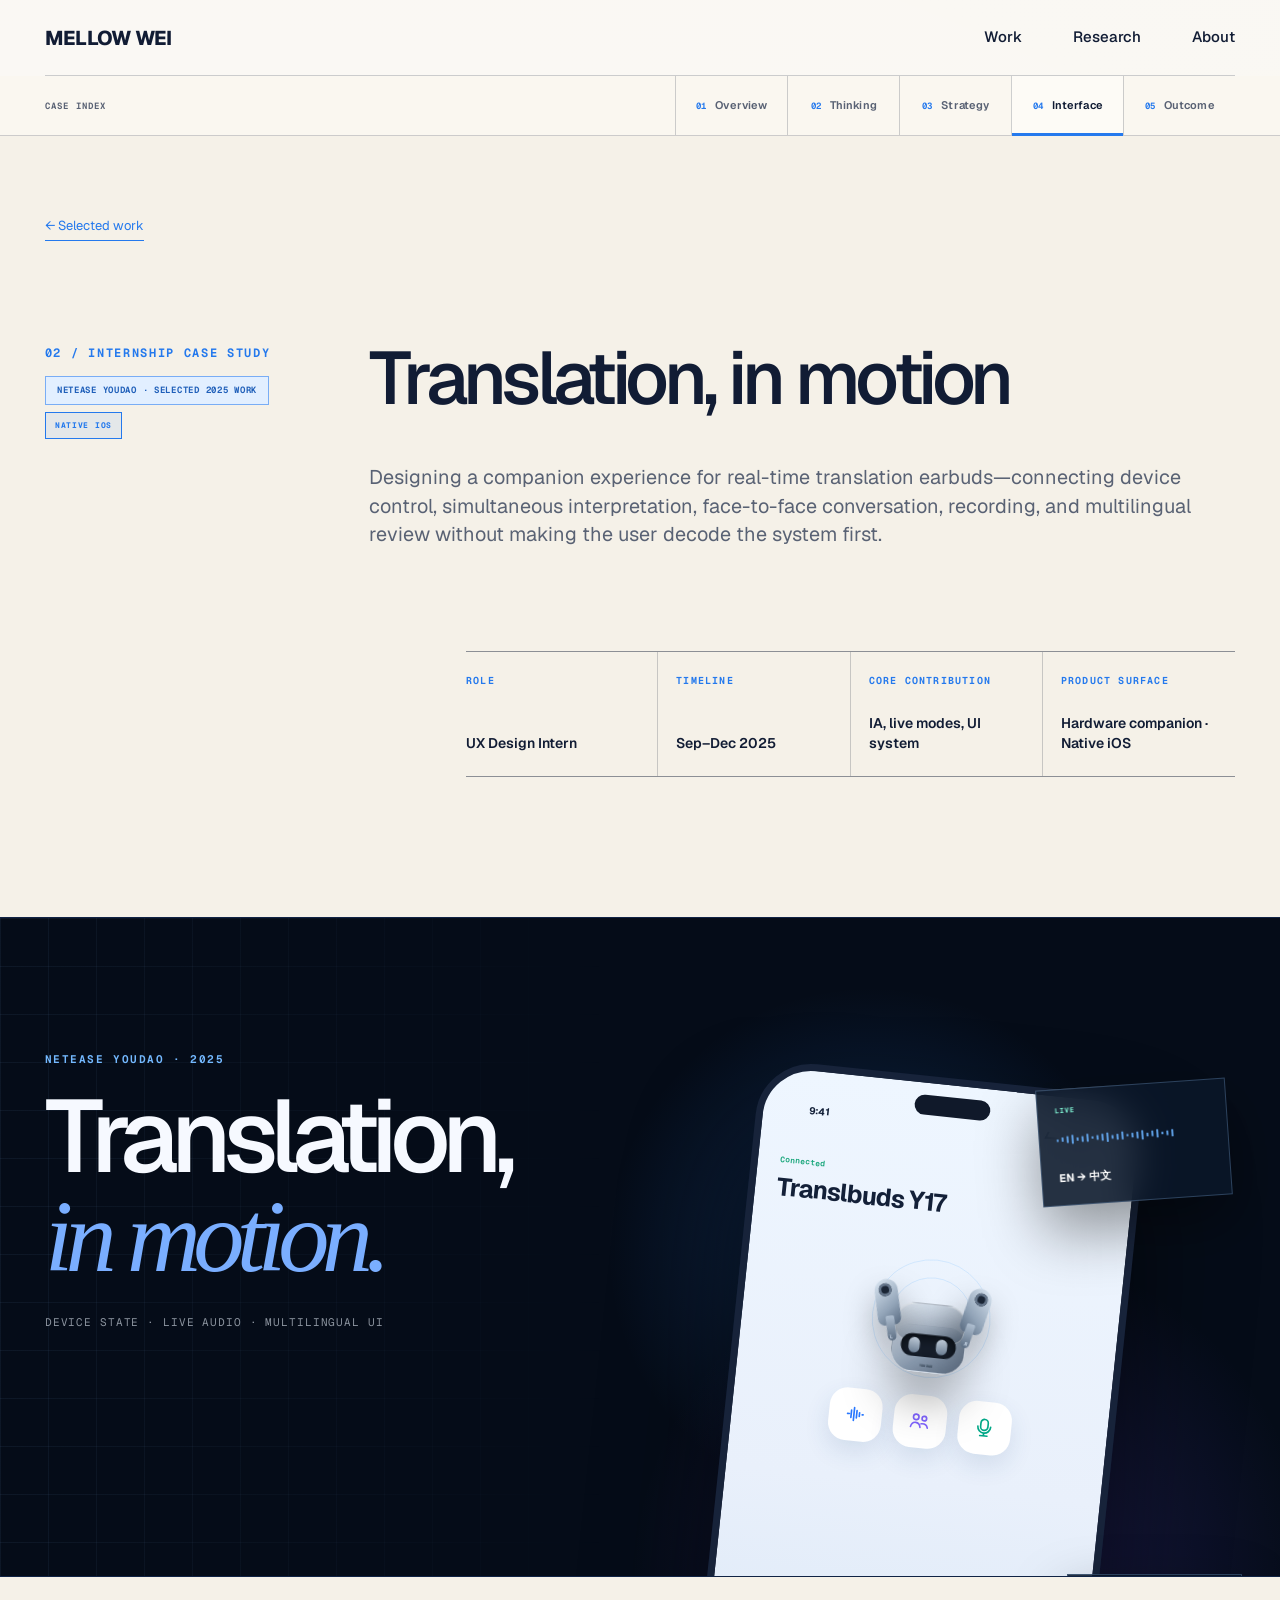
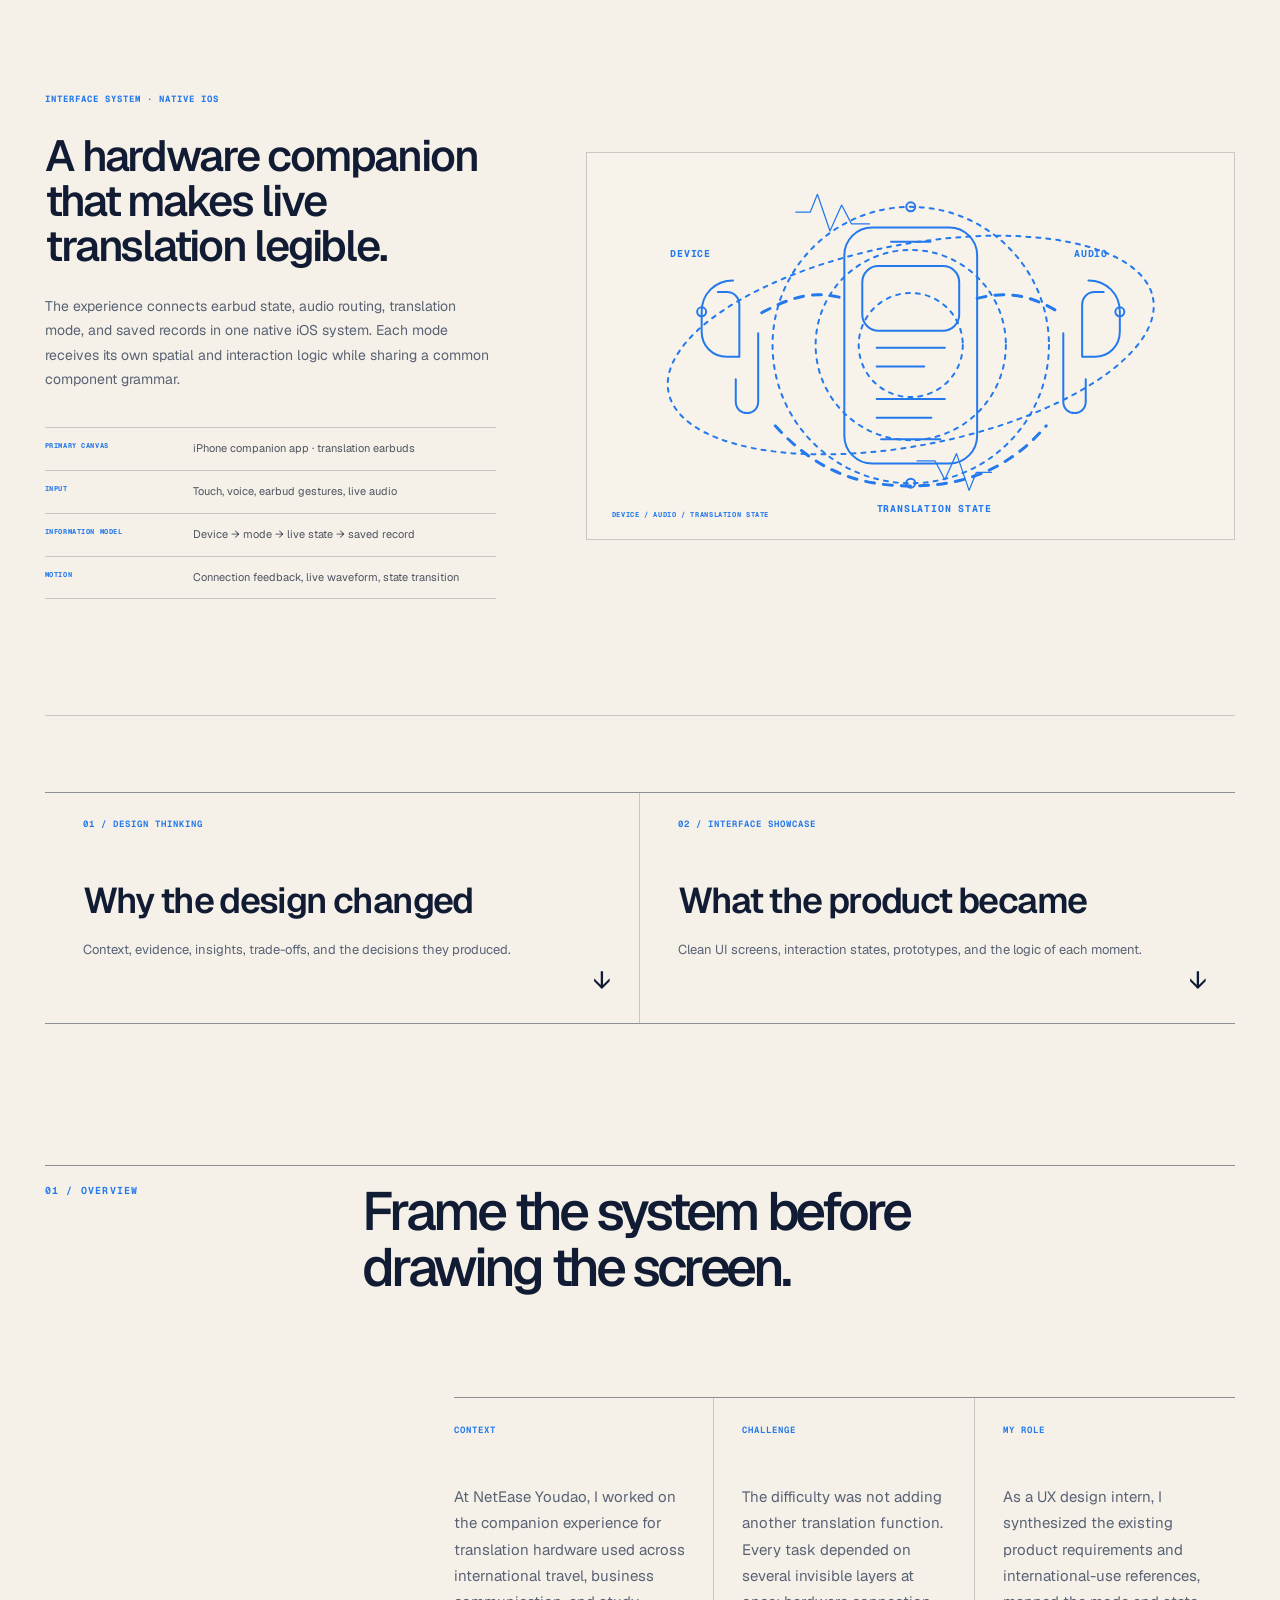
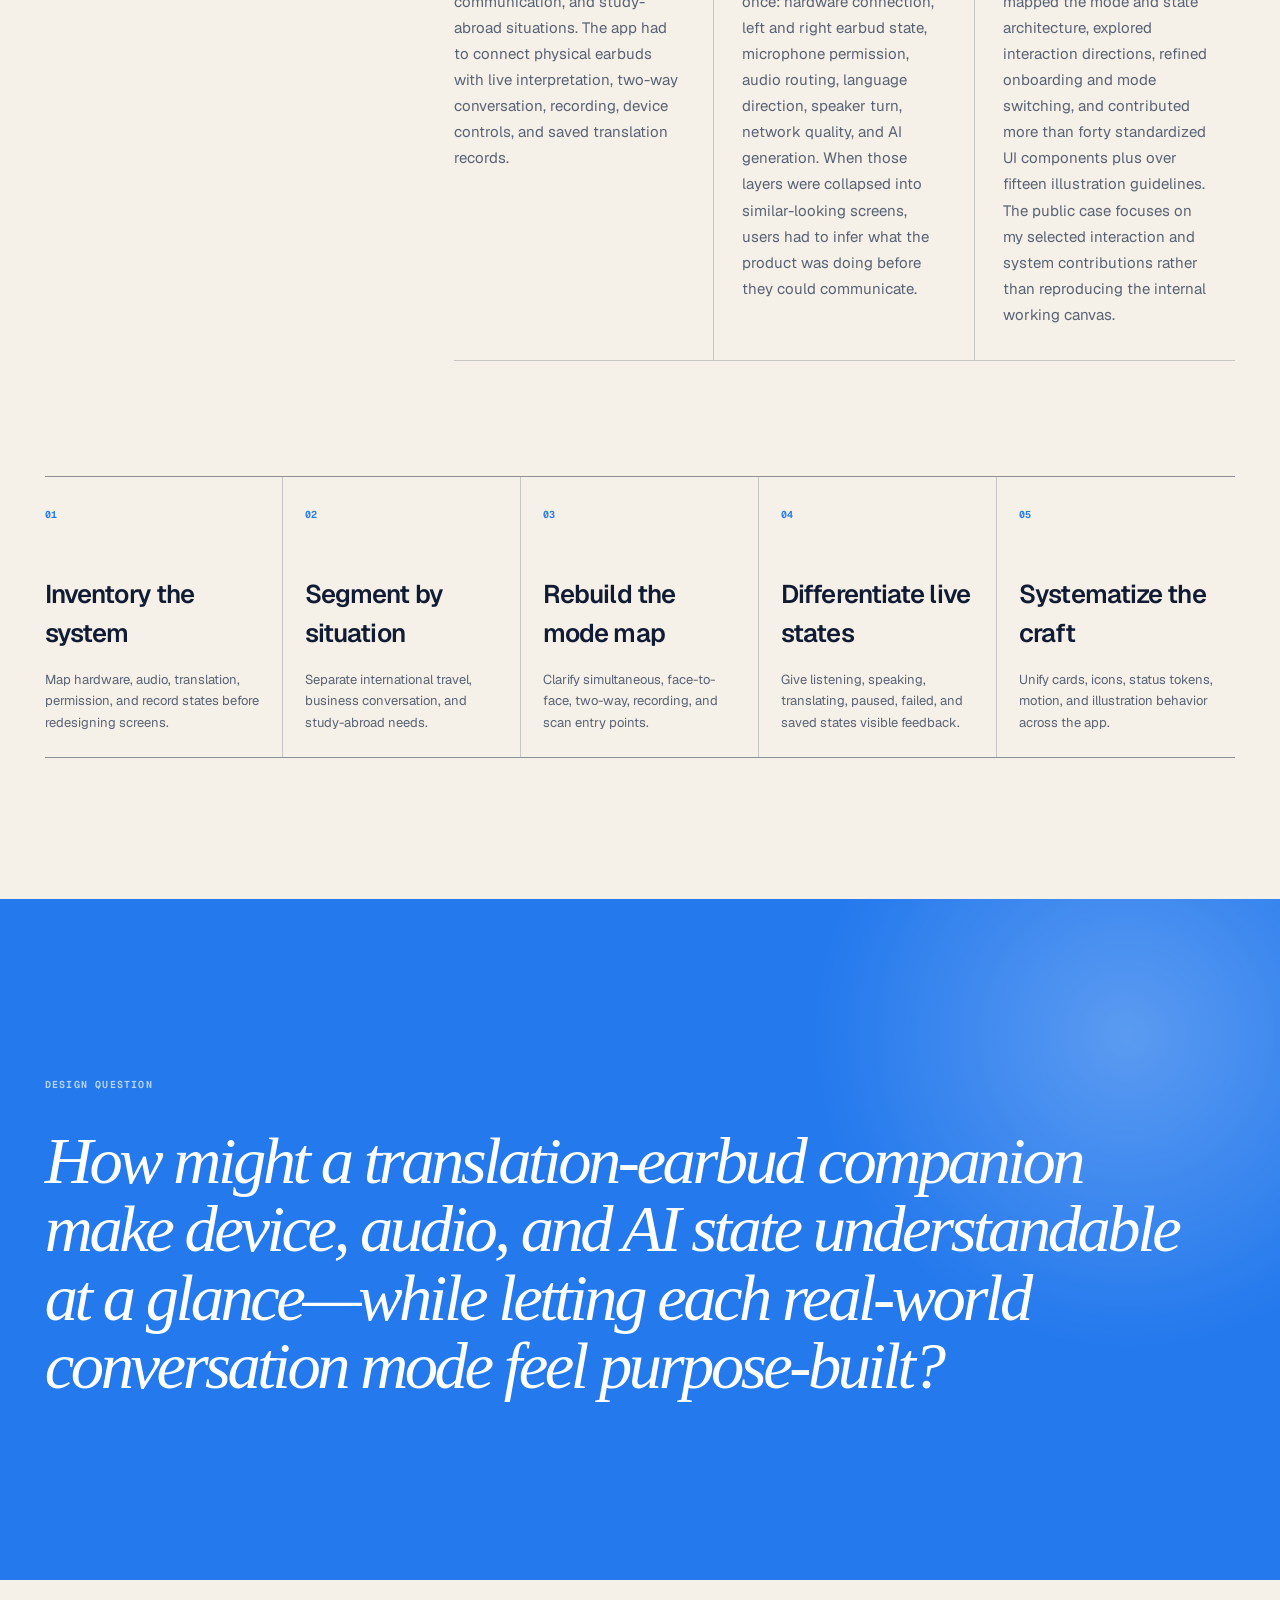
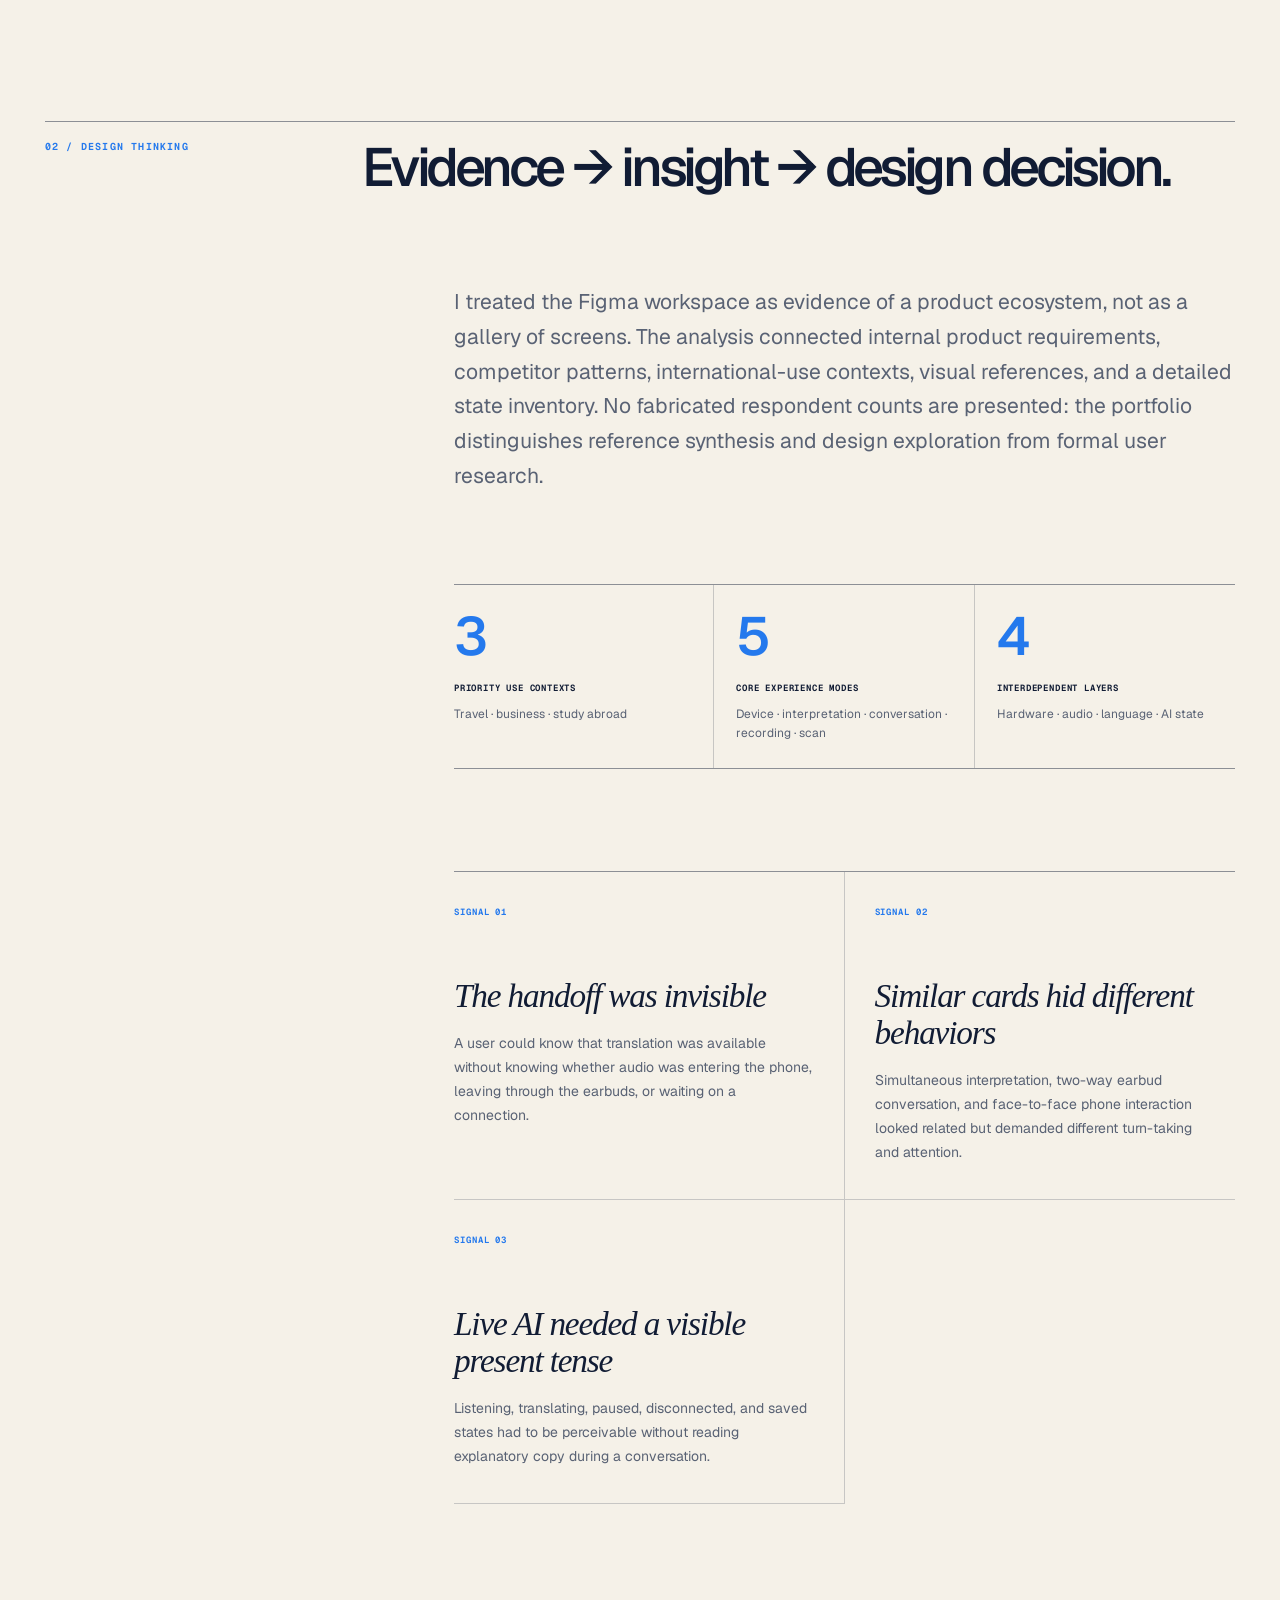
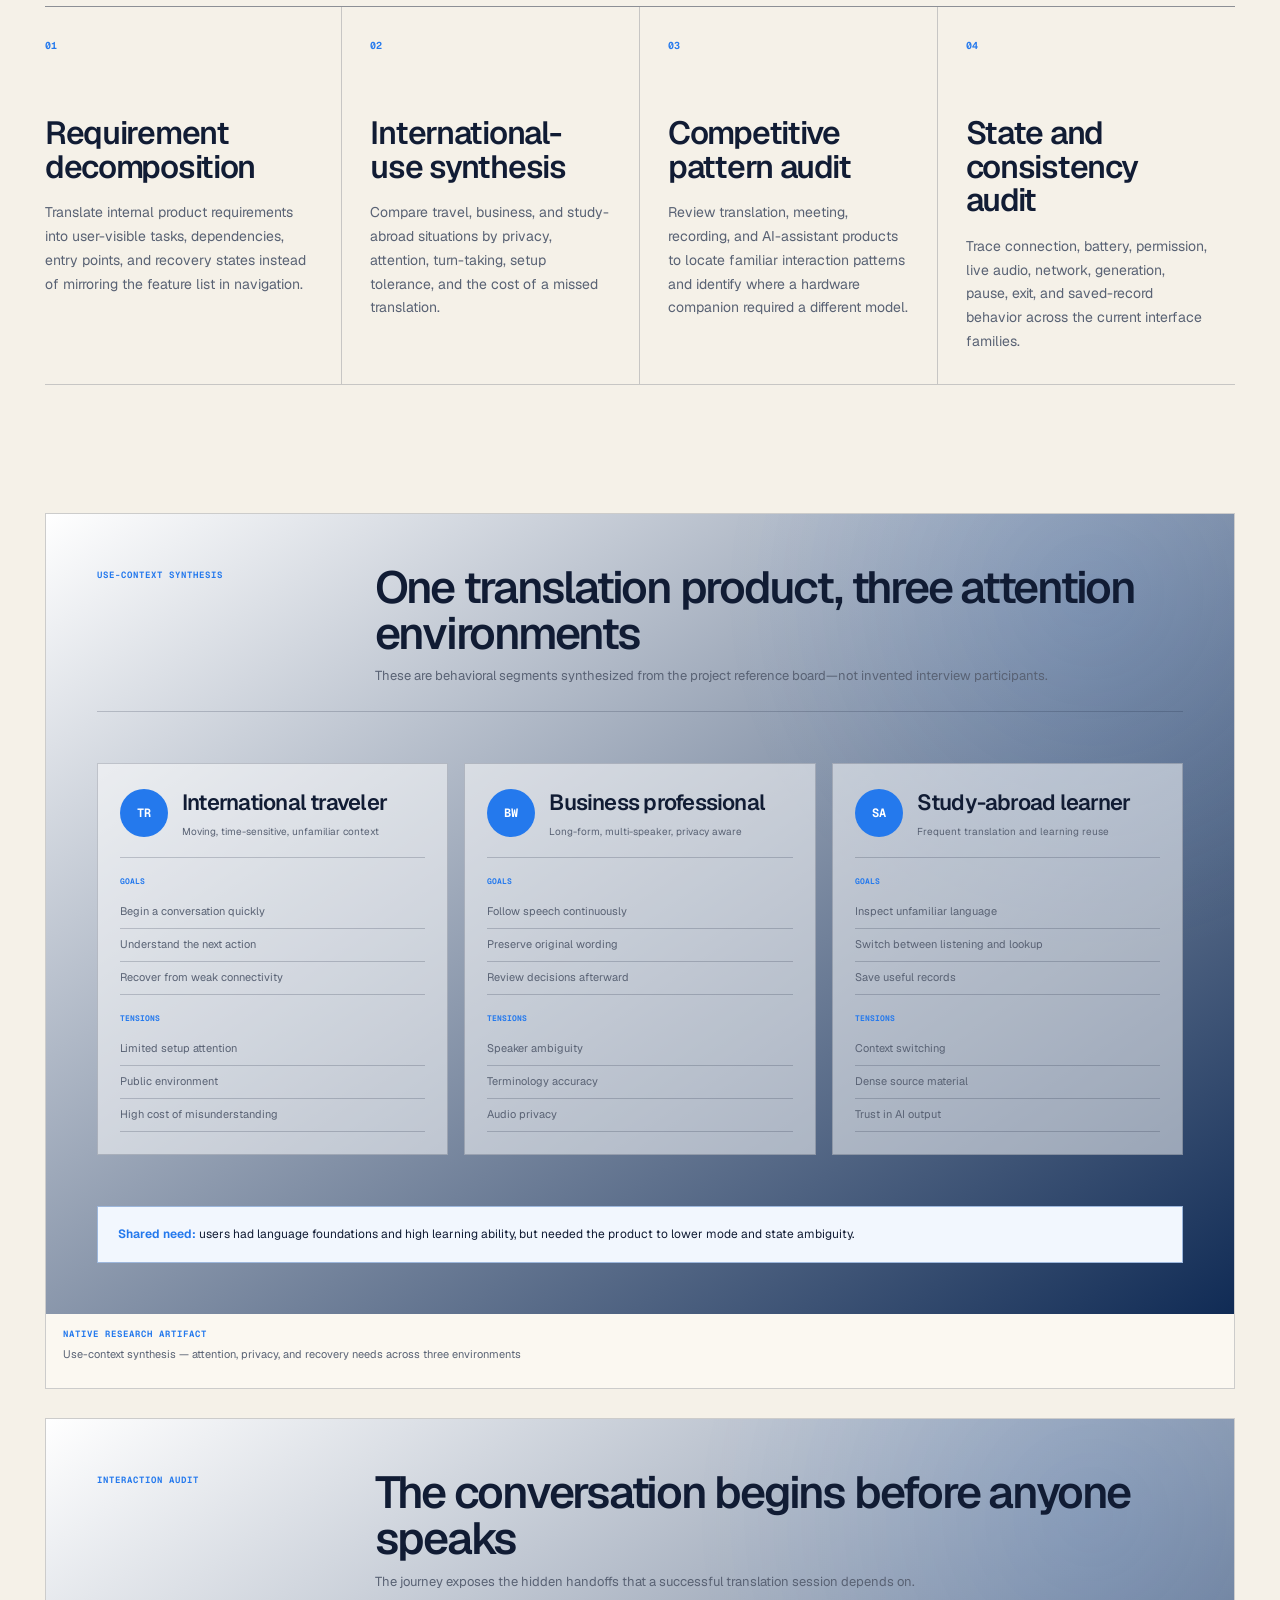
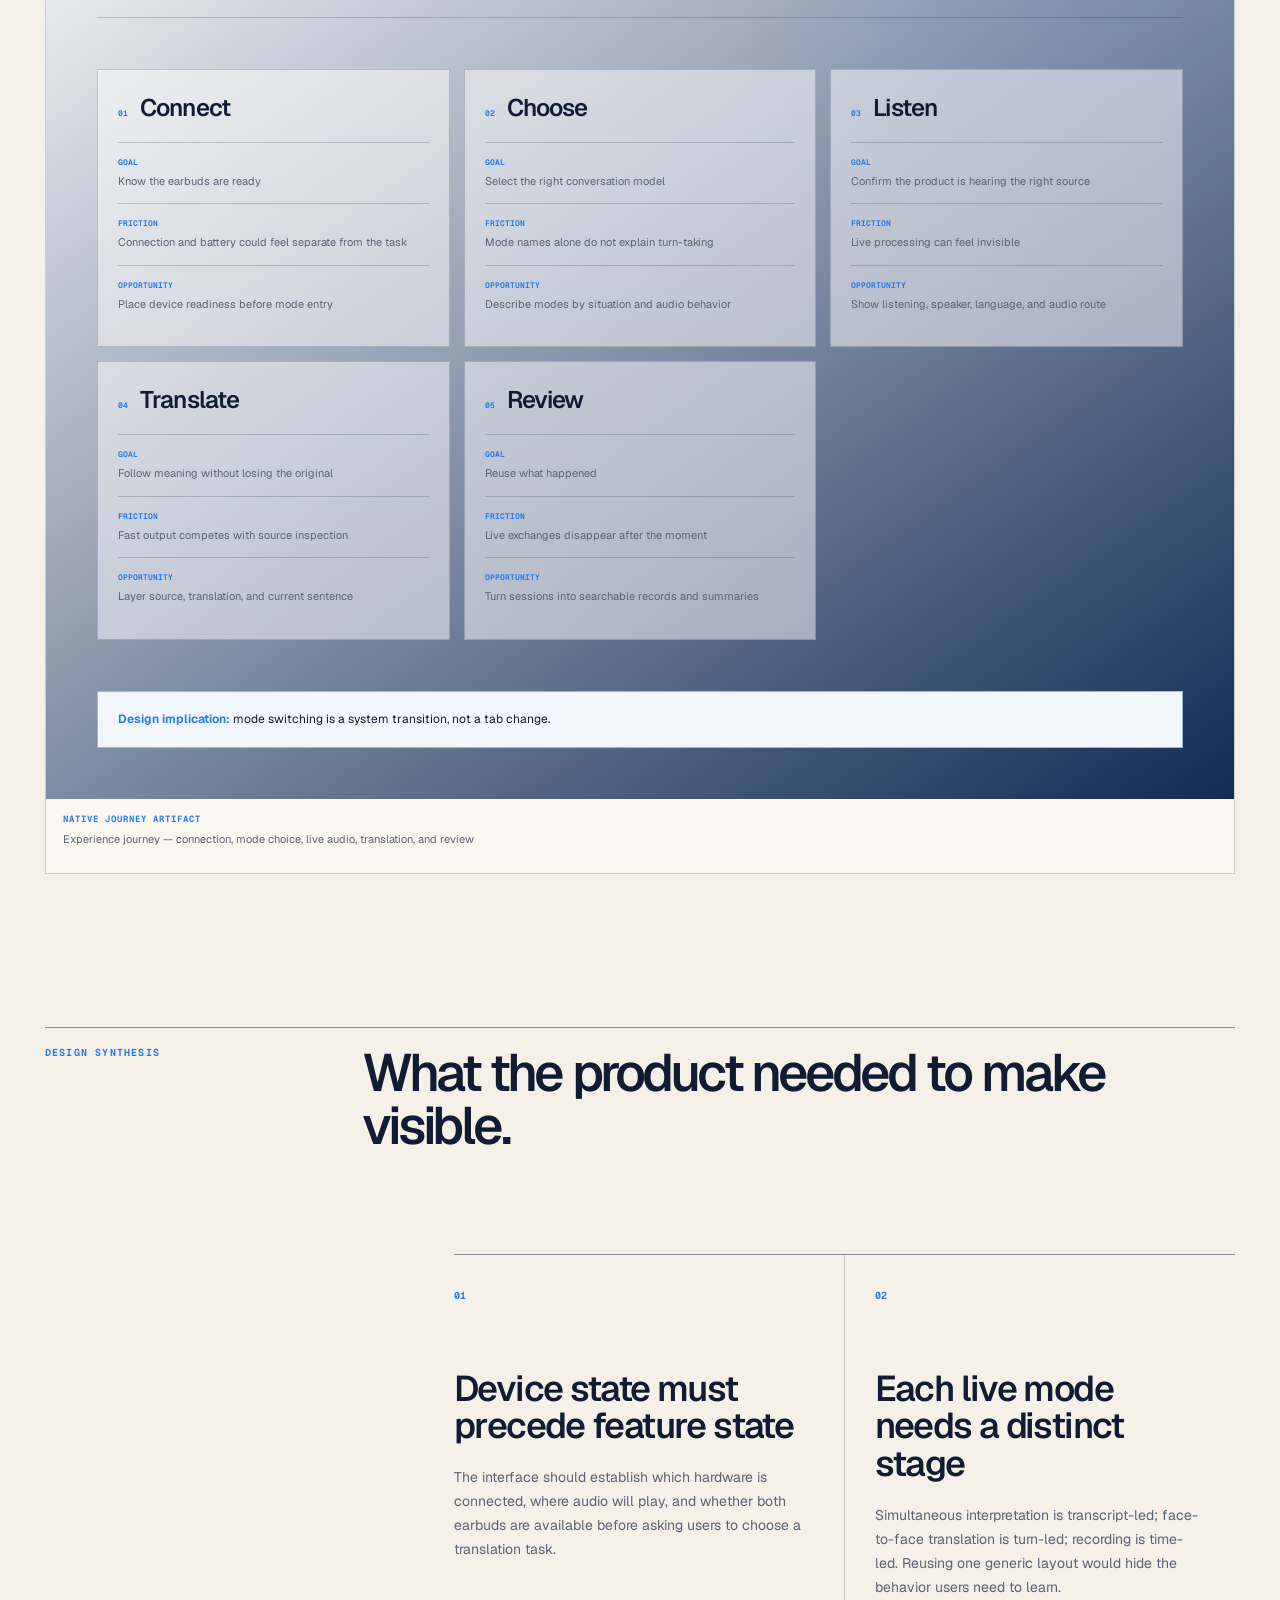
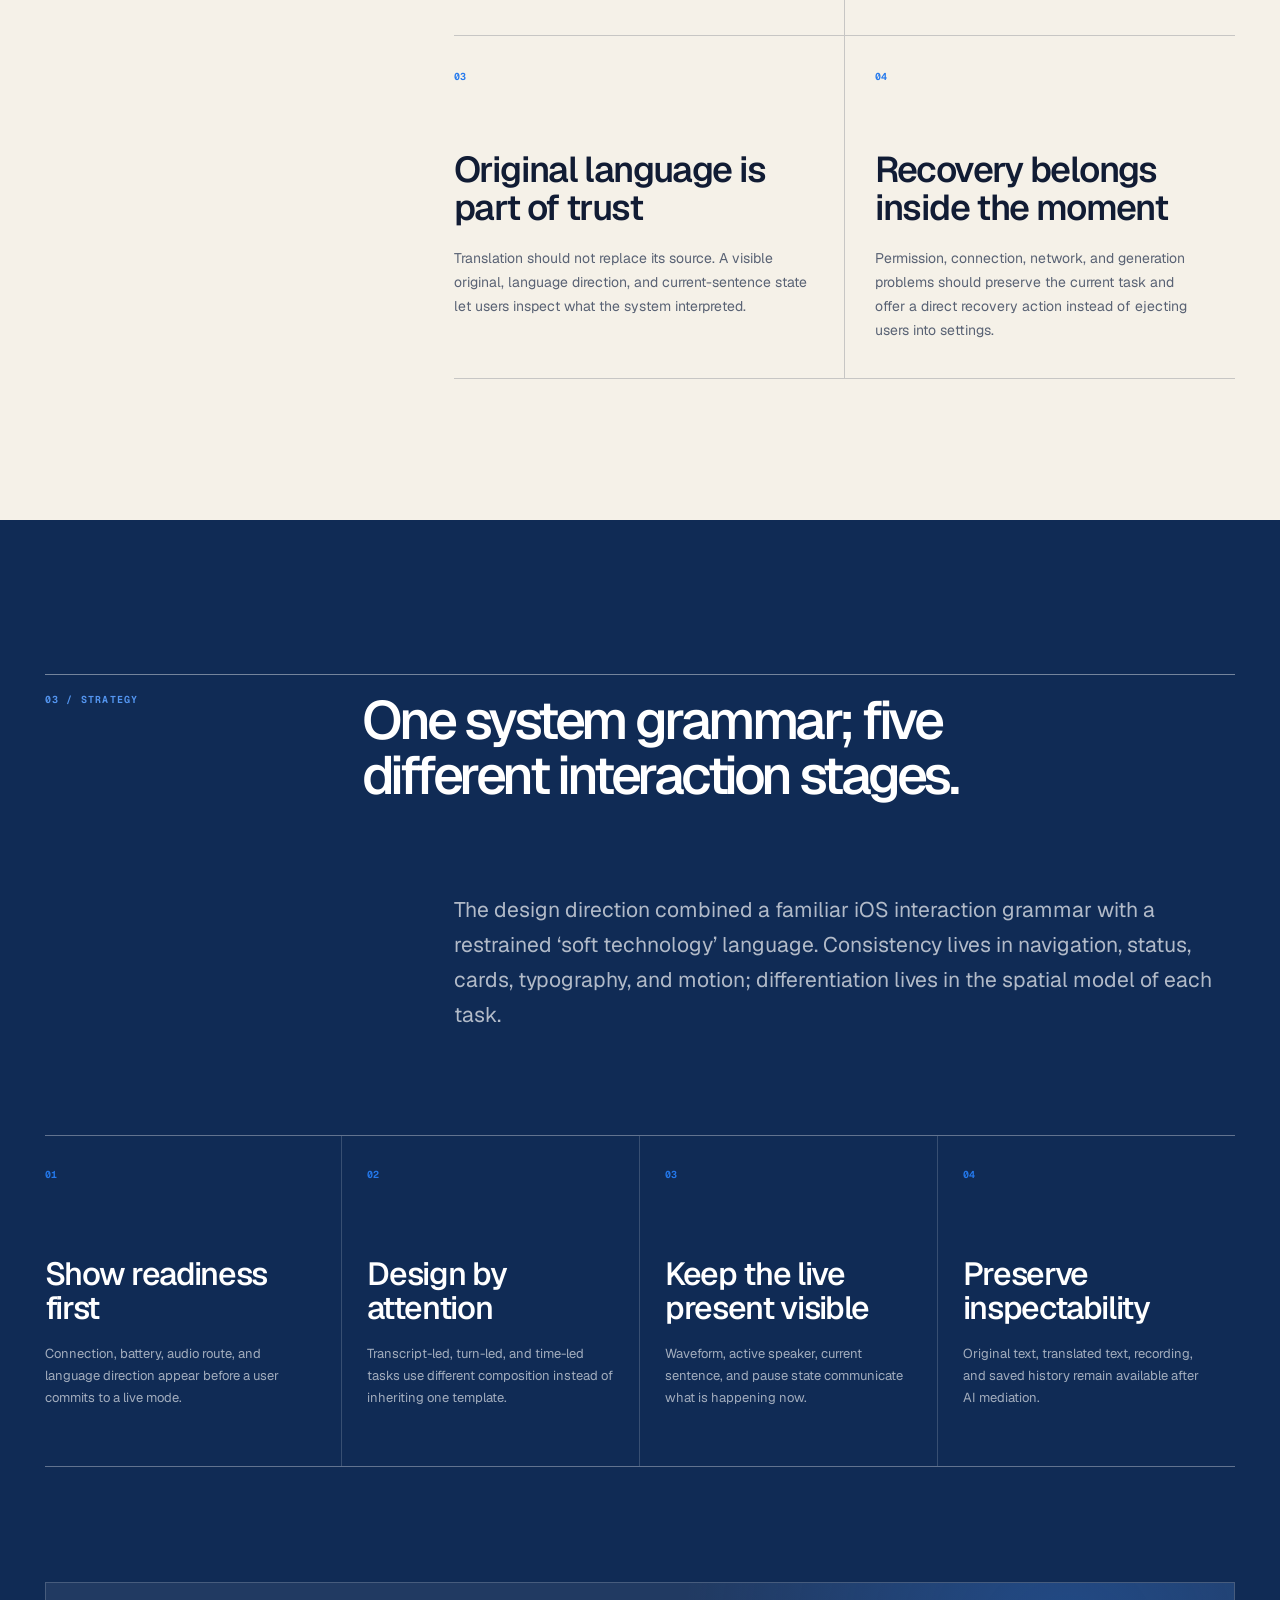
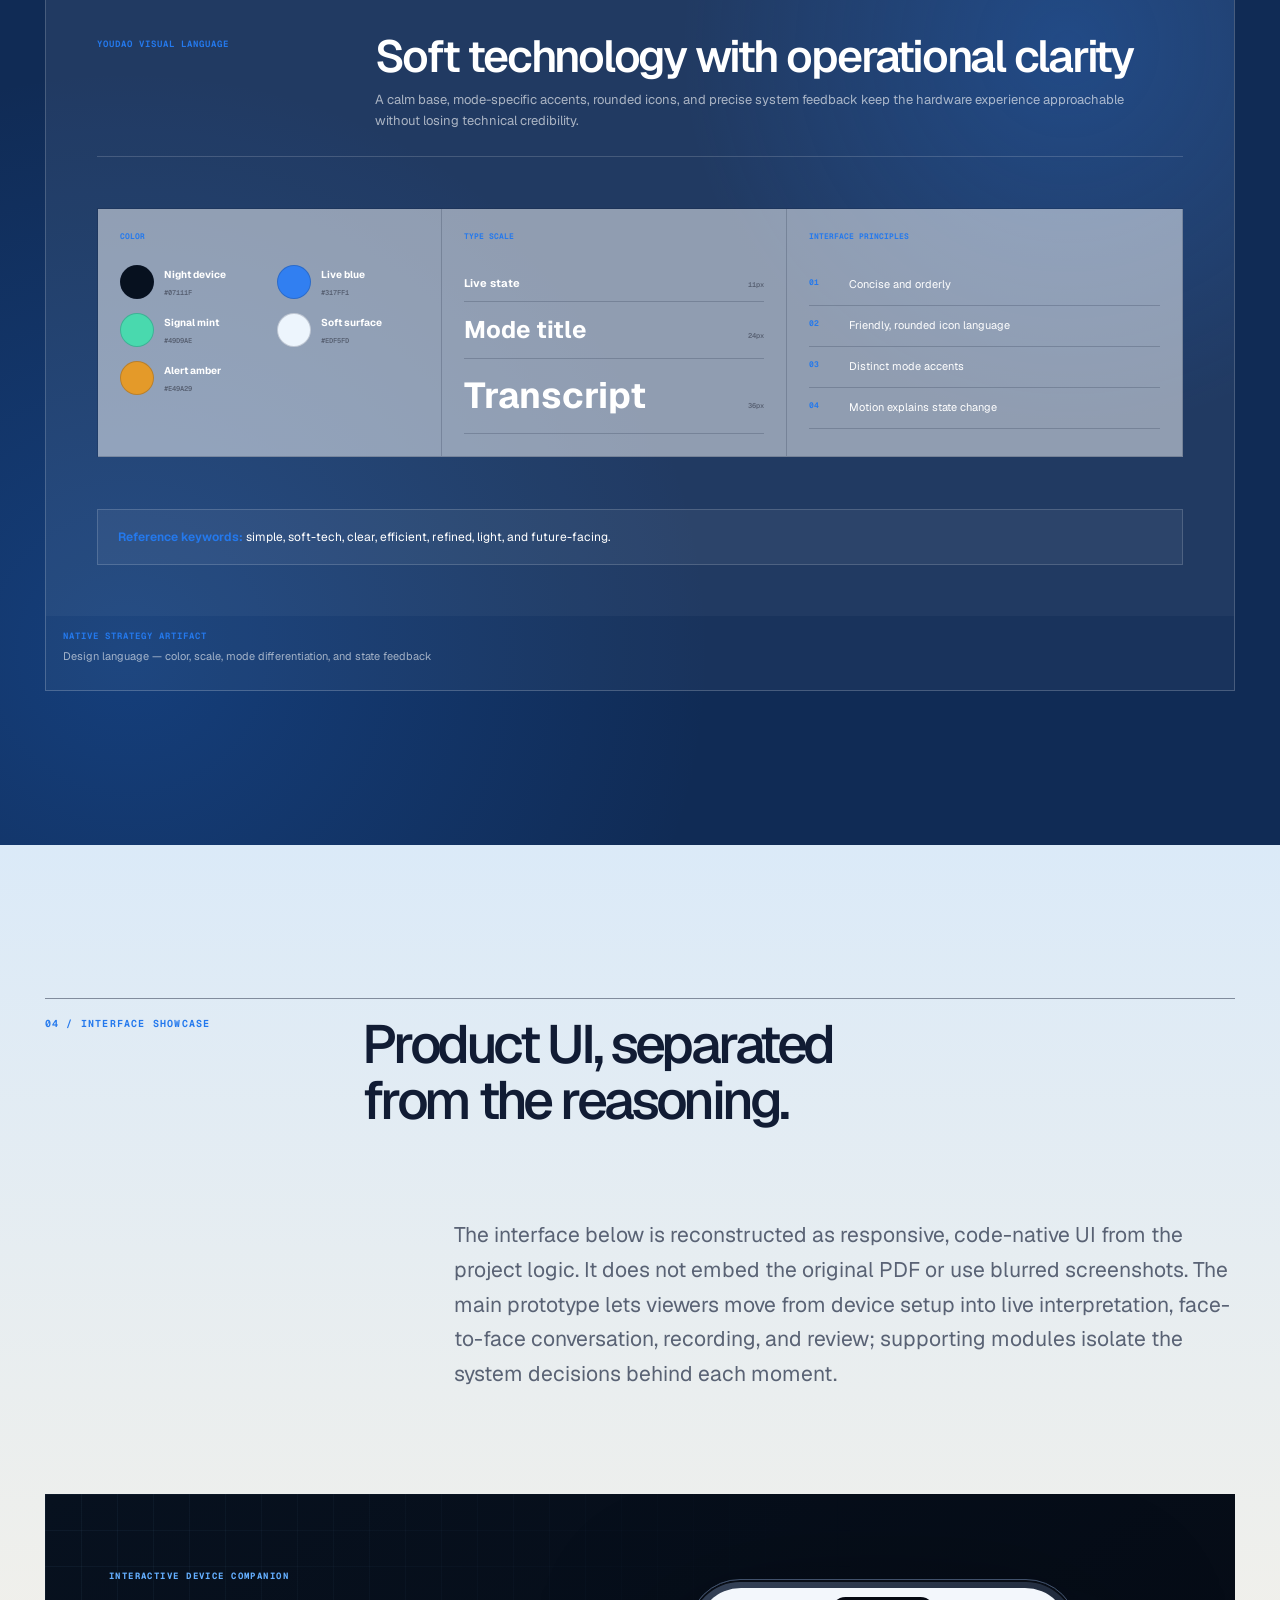
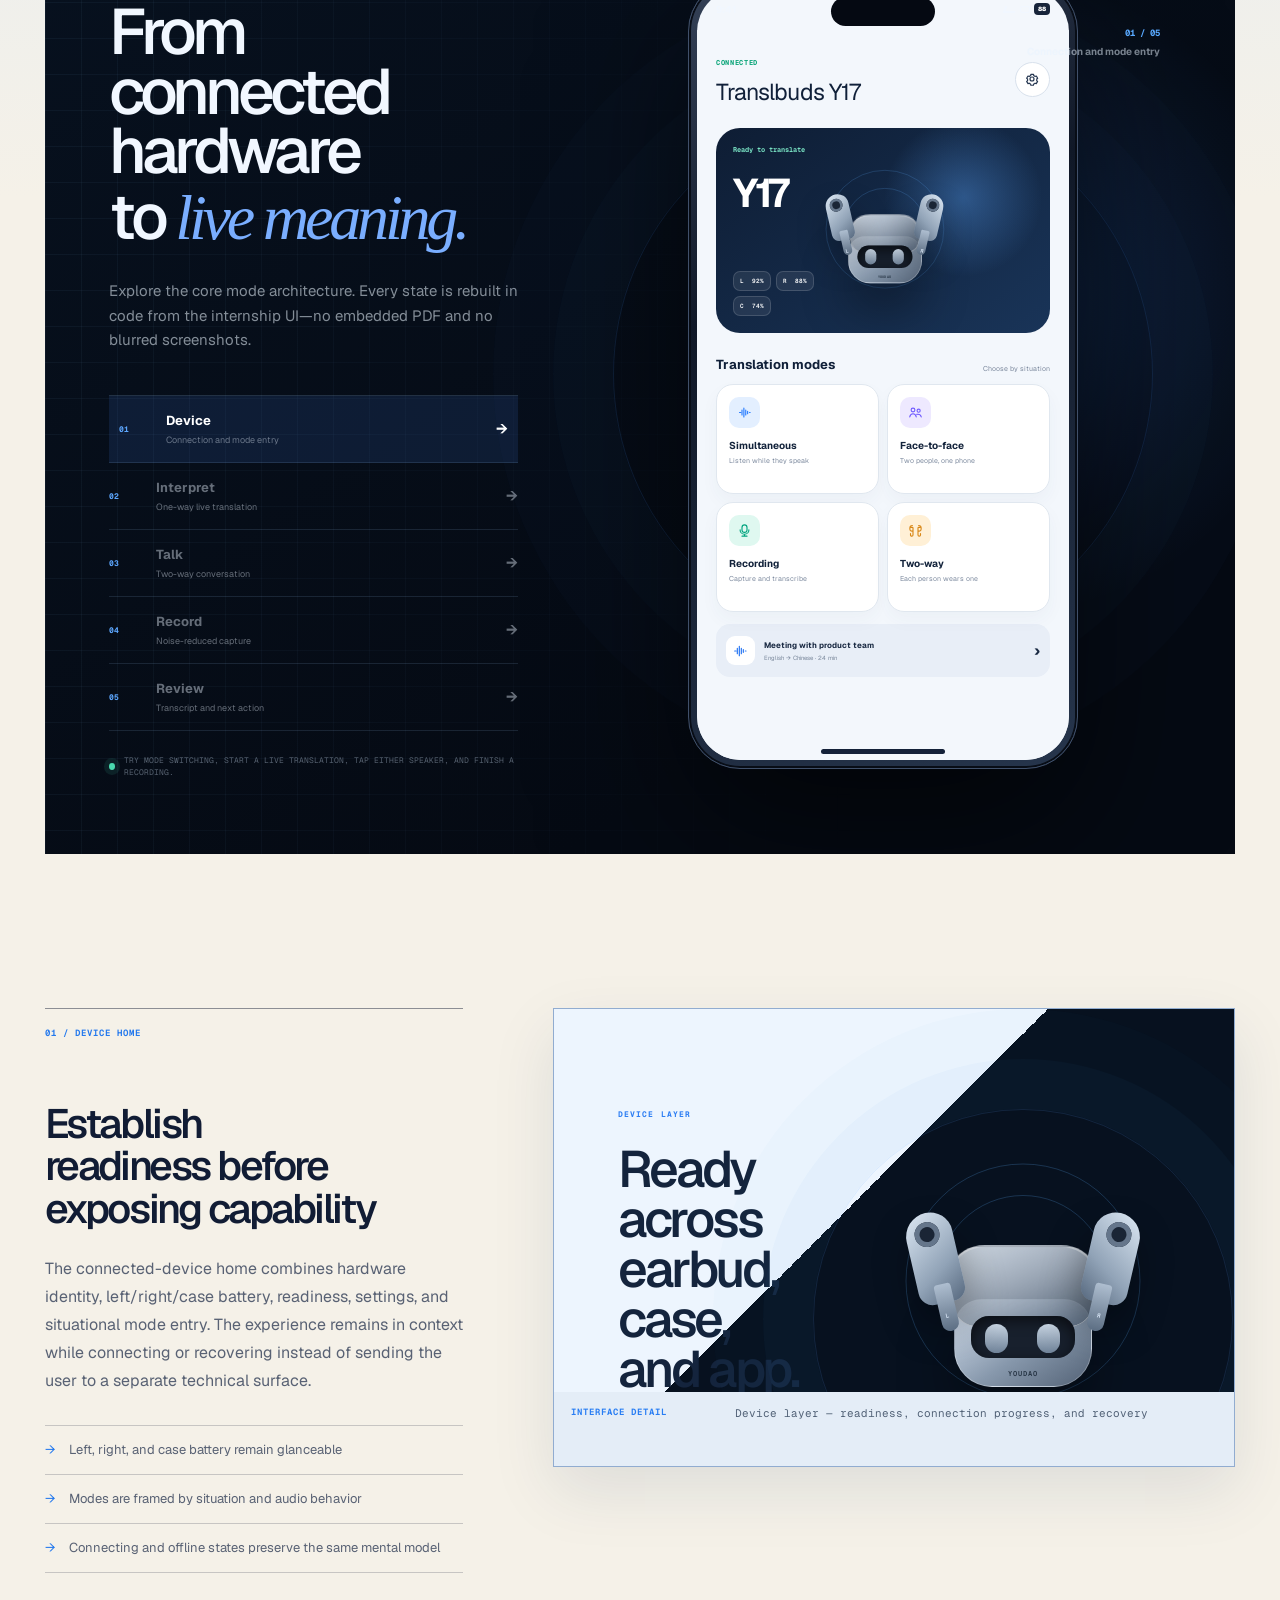
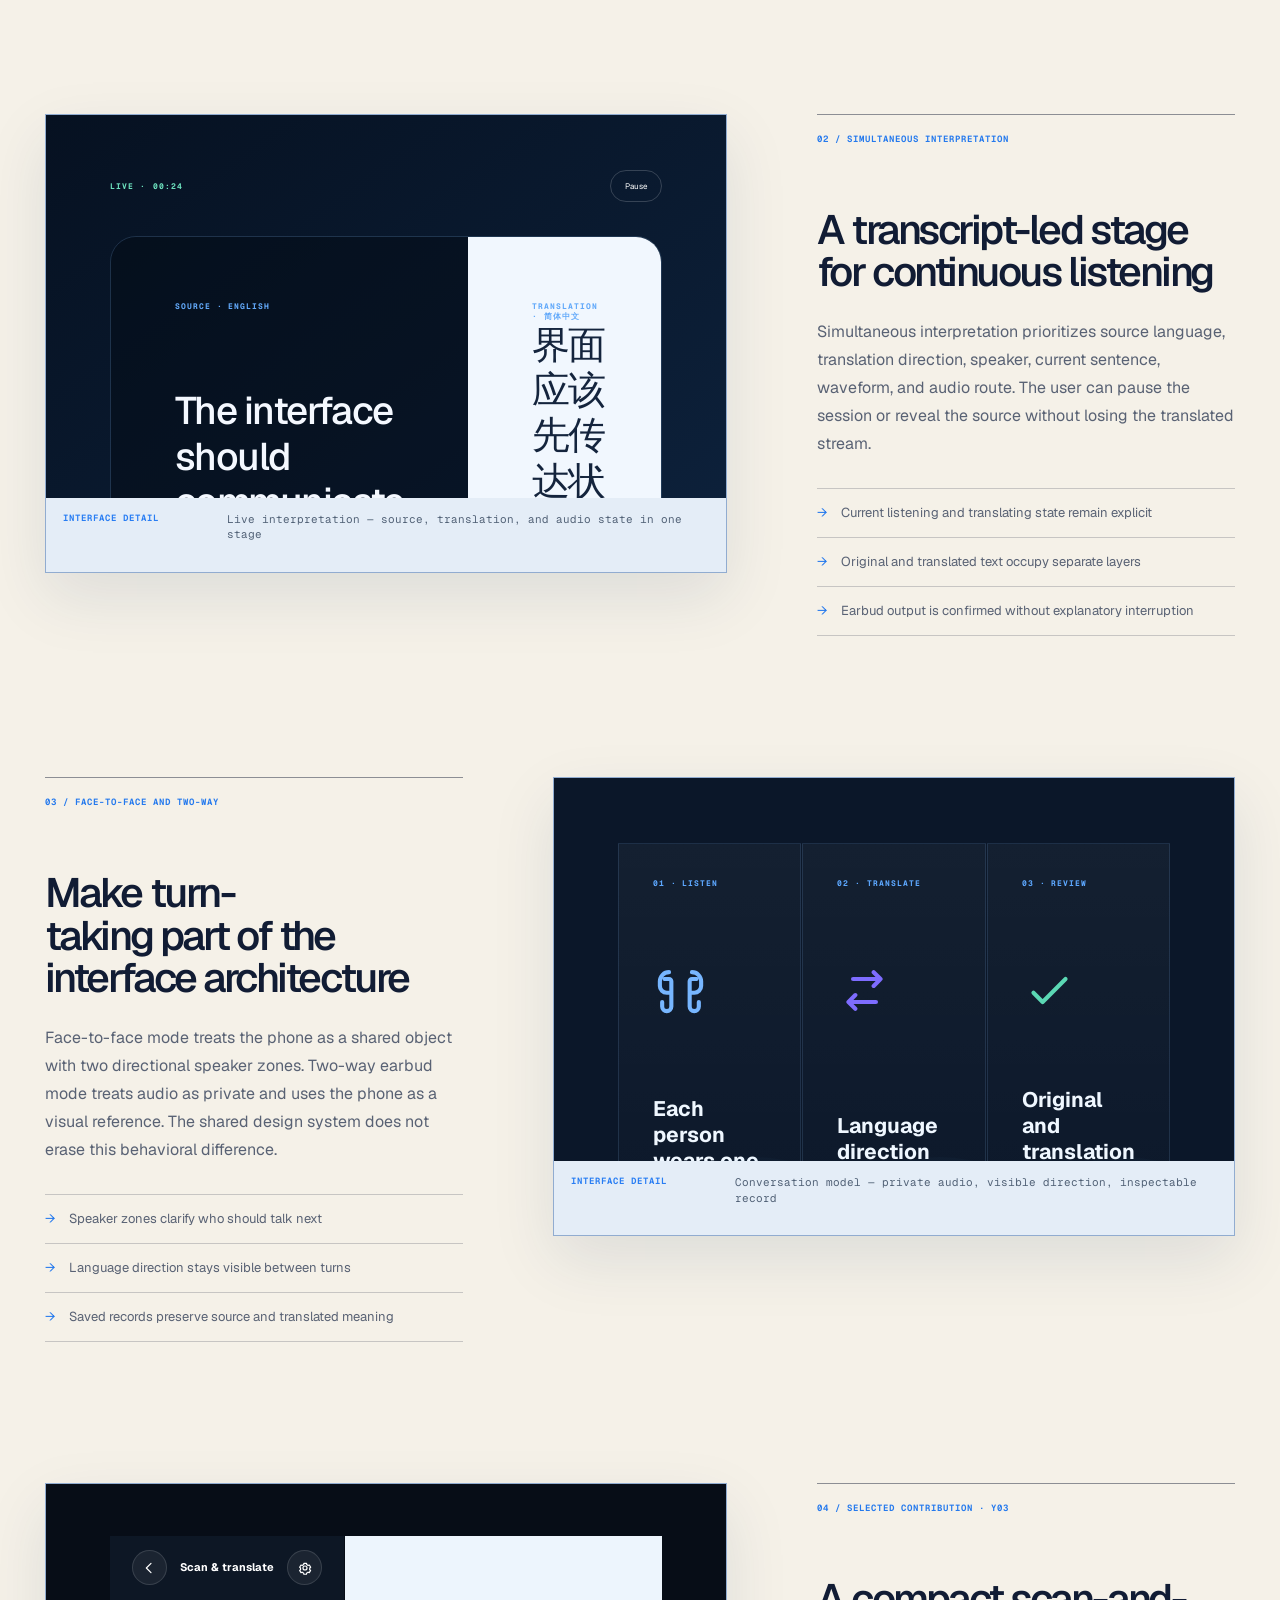
<file: work/netease-youdao/index.html>
<!DOCTYPE html><!--lWze9vFVmE1qQr3mUl4wz--><html lang="en"><head><meta charSet="utf-8"/><meta name="viewport" content="width=device-width, initial-scale=1"/><link rel="preload" href="/_next/static/media/0b78ff376f6b9734-s.p.woff2" as="font" crossorigin="" type="font/woff2"/><link rel="preload" href="/_next/static/media/723e11e5093b8e80.p.woff2" as="font" crossorigin="" type="font/woff2"/><link rel="stylesheet" href="/_next/static/css/531c1fcb1e69d47b.css" data-precedence="next"/><link rel="stylesheet" href="/_next/static/css/dc9b115cf34fe89f.css" data-precedence="next"/><link rel="preload" as="script" fetchPriority="low" href="/_next/static/chunks/webpack-11e4e231e5c0f538.js"/><script src="/_next/static/chunks/4bd1b696-c023c6e3521b1417.js" async=""></script><script src="/_next/static/chunks/255-64e783496c90356a.js" async=""></script><script src="/_next/static/chunks/main-app-c84fde26fdc399ae.js" async=""></script><script src="/_next/static/chunks/619-ba102abea3e3d0e4.js" async=""></script><script src="/_next/static/chunks/356-1cbf59d25a49fb83.js" async=""></script><script src="/_next/static/chunks/761-0923e7a18d41f07c.js" async=""></script><script src="/_next/static/chunks/app/work/netease-youdao/page-2f376f9d7bf5af84.js" async=""></script><meta name="next-size-adjust" content=""/><title>NetEase Youdao — Translation Earbuds Experience — Mellow Wei</title><meta name="description" content="An internship case study connecting translation hardware, live audio, multilingual interaction, and a scalable iOS design system."/><link rel="shortcut icon" href="/favicon.svg"/><link rel="icon" href="/favicon.svg"/><script src="/_next/static/chunks/polyfills-42372ed130431b0a.js" noModule=""></script></head><body class="__variable_8adcd2 __variable_46451f"><div hidden=""><!--$--><!--/$--></div><a class="skip-link" href="#main-content">Skip to content</a><header class="site-header"><a class="wordmark" aria-label="Mellow Wei home" href="/">Mellow Wei</a><nav aria-label="Primary navigation"><a href="/#work">Work</a><a href="/#research">Research</a><a href="/about/">About</a></nav></header><div id="main-content"><main class="case-v2 case-theme-blue case-product-youdao" id="top"><div class="case-scroll-progress" aria-hidden="true"><span style="width:0%"></span></div><nav class="case-chapter-nav" aria-label="Case study chapters"><span class="case-nav-title">Case index</span><a href="#overview" aria-current="location"><span>01</span>Overview</a><a href="#research"><span>02</span>Thinking</a><a href="#strategy"><span>03</span>Strategy</a><a href="#design"><span>04</span>Interface</a><a href="#outcome"><span>05</span>Outcome</a></nav><section class="case-v2-hero section-frame"><a class="back-link" href="/#work">← Selected work</a><div class="case-v2-heading" data-reveal="true"><div><p class="eyebrow">02<!-- --> / <!-- -->Internship case study</p><div class="case-status-row"><span class="case-status">NetEase Youdao · selected 2025 work</span><span class="case-platform">Native iOS</span></div></div><div><h1>Translation, in motion</h1><p>Designing a companion experience for real-time translation earbuds—connecting device control, simultaneous interpretation, face-to-face conversation, recording, and multilingual review without making the user decode the system first.</p></div></div><div class="case-v2-meta" data-reveal="true"><div><span>Role</span><strong>UX Design Intern</strong></div><div><span>Timeline</span><strong>Sep–Dec 2025</strong></div><div><span>Core contribution</span><strong>IA, live modes, UI system</strong></div><div><span>Product surface</span><strong>Hardware companion · Native iOS</strong></div></div></section><figure class="case-v2-cover" data-parallax="true"><div class="ydp-cover"><div class="ydp-cover-grid"></div><div class="ydp-cover-copy"><span>NETEASE YOUDAO · 2025</span><h2>Translation,<br/><em>in motion.</em></h2><p>Device state · live audio · multilingual UI</p></div><div class="ydp-cover-device"><div class="ydp-cover-phone"><div class="ydp-status"><span>9:41</span><div><i></i><i></i><b>88</b></div></div><div class="ydp-cover-phone-top"><span>Connected</span><b>Translbuds Y17</b></div><div class="ydp-earbud-scene is-compact" aria-label="Connected translation earbuds with charging case"><div class="ydp-signal-ring ring-a"></div><div class="ydp-signal-ring ring-b"></div><div class="ydp-case"><div class="ydp-case-lid"></div><div class="ydp-case-well"><i></i><i></i></div><span>YOUDAO</span></div><div class="ydp-bud ydp-bud-left"><i></i><b>L</b></div><div class="ydp-bud ydp-bud-right"><i></i><b>R</b></div></div><div class="ydp-cover-modes"><i><svg class="ydp-icon" viewBox="0 0 24 24" aria-hidden="true"><path fill="none" stroke="currentColor" stroke-width="1.8" stroke-linecap="round" stroke-linejoin="round" d="M4 12h2m2-4v8m3-11v14m3-11v8m3-6v4m3-2h1"></path></svg></i><i><svg class="ydp-icon" viewBox="0 0 24 24" aria-hidden="true"><circle fill="none" stroke="currentColor" stroke-width="1.8" stroke-linecap="round" stroke-linejoin="round" cx="8" cy="8" r="3"></circle><circle fill="none" stroke="currentColor" stroke-width="1.8" stroke-linecap="round" stroke-linejoin="round" cx="17" cy="9" r="2.5"></circle><path fill="none" stroke="currentColor" stroke-width="1.8" stroke-linecap="round" stroke-linejoin="round" d="M2.8 19c.6-3.3 2.4-5 5.2-5s4.6 1.7 5.2 5M14 15c3.9-.8 6.3.6 7.2 4"></path></svg></i><i><svg class="ydp-icon" viewBox="0 0 24 24" aria-hidden="true"><rect fill="none" stroke="currentColor" stroke-width="1.8" stroke-linecap="round" stroke-linejoin="round" x="8" y="3" width="8" height="12" rx="4"></rect><path fill="none" stroke="currentColor" stroke-width="1.8" stroke-linecap="round" stroke-linejoin="round" d="M5 11a7 7 0 0 0 14 0M12 18v3m-4 0h8"></path></svg></i></div></div></div><div class="ydp-cover-card card-live"><span>LIVE</span><div class="ydp-waveform is-active" aria-hidden="true"><i style="--bar:20%;--delay:0s"></i><i style="--bar:39%;--delay:-0.09s"></i><i style="--bar:58%;--delay:-0.18s"></i><i style="--bar:77%;--delay:-0.27s"></i><i style="--bar:30%;--delay:-0.36s"></i><i style="--bar:49%;--delay:-0.44999999999999996s"></i><i style="--bar:68%;--delay:-0.54s"></i><i style="--bar:21%;--delay:-0.63s"></i><i style="--bar:40%;--delay:0s"></i><i style="--bar:59%;--delay:-0.09s"></i><i style="--bar:78%;--delay:-0.18s"></i><i style="--bar:31%;--delay:-0.27s"></i><i style="--bar:50%;--delay:-0.36s"></i><i style="--bar:69%;--delay:-0.44999999999999996s"></i><i style="--bar:22%;--delay:-0.54s"></i><i style="--bar:41%;--delay:-0.63s"></i><i style="--bar:60%;--delay:0s"></i><i style="--bar:79%;--delay:-0.09s"></i><i style="--bar:32%;--delay:-0.18s"></i><i style="--bar:51%;--delay:-0.27s"></i><i style="--bar:70%;--delay:-0.36s"></i><i style="--bar:23%;--delay:-0.44999999999999996s"></i><i style="--bar:42%;--delay:-0.54s"></i><i style="--bar:61%;--delay:-0.63s"></i></div><b>EN → 中文</b></div><div class="ydp-cover-card card-device"><svg class="ydp-icon" viewBox="0 0 24 24" aria-hidden="true"><path fill="none" stroke="currentColor" stroke-width="1.8" stroke-linecap="round" stroke-linejoin="round" d="M7 4a4 4 0 0 0-4 4v2a3 3 0 0 0 3 3h2V8a1 1 0 0 0-1-1H5M17 4a4 4 0 0 1 4 4v2a3 3 0 0 1-3 3h-2V8a1 1 0 0 1 1-1h2M8 12v7a2 2 0 0 1-4 0v-2M16 12v7a2 2 0 0 0 4 0v-2"></path></svg><span><b>L 92</b><b>R 88</b></span></div><div class="ydp-cover-card card-caption"><i></i> Interpreting in real time</div></div></figure><section class="case-interface-manifest section-frame" aria-label="Translation, in motion interface system" data-reveal="true"><div class="case-interface-copy"><p>Interface system · <!-- -->Native iOS</p><h2>A hardware companion that makes live translation legible.</h2><p>The experience connects earbud state, audio routing, translation mode, and saved records in one native iOS system. Each mode receives its own spatial and interaction logic while sharing a common component grammar.</p><dl><div><dt>Primary canvas</dt><dd>iPhone companion app · translation earbuds</dd></div><div><dt>Input</dt><dd>Touch, voice, earbud gestures, live audio</dd></div><div><dt>Information model</dt><dd>Device → mode → live state → saved record</dd></div><div><dt>Motion</dt><dd>Connection feedback, live waveform, state transition</dd></div></dl></div><div class="project-line-art line-art-youdao" aria-hidden="true"><svg viewBox="0 0 720 430"><g class="line-art-orbit"><circle cx="360" cy="214" r="58"></circle><circle cx="360" cy="214" r="106"></circle><circle cx="360" cy="214" r="154"></circle><ellipse cx="360" cy="214" rx="275" ry="112" transform="rotate(-11 360 214)"></ellipse></g><g class="line-art-device"><rect x="286" y="83" width="148" height="263" rx="31"></rect><path d="M338 99h44M327 319h66"></path><rect x="306" y="126" width="108" height="72" rx="18"></rect><path d="M322 217h76M322 238h53M322 274h76M322 295h61"></path></g><g class="line-art-buds"><path d="M162 142c-20 0-35 15-35 35v22c0 16 12 28 28 28h14v-58c0-8-6-14-14-14h-10M190 201v76c0 17-25 17-25 0v-25"></path><path d="M558 142c20 0 35 15 35 35v22c0 16-12 28-28 28h-14v-58c0-8 6-14 14-14h10M530 201v76c0 17 25 17 25 0v-25"></path></g><path class="line-art-main" d="M194 178c39-21 61-24 92-16M434 162c32-8 58-5 92 16M209 304c42 46 86 67 151 67s112-22 151-67"></path><path class="line-art-wave" d="M232 66h16l8-20 14 41 13-29 11 21h20M450 356h-17l-8 20-14-41-13 29-11-21h-20"></path><g class="line-art-dot"><circle cx="127" cy="177" r="5"></circle><circle cx="593" cy="177" r="5"></circle><circle cx="360" cy="60" r="5"></circle><circle cx="360" cy="368" r="5"></circle></g><text x="92" y="116">DEVICE</text><text x="542" y="116">AUDIO</text><text x="322" y="400">TRANSLATION STATE</text></svg><span>Device / audio / translation state</span></div></section><section class="case-view-map section-frame" aria-label="Case study content map" data-reveal="true"><a href="#research"><span>01 / Design thinking</span><strong>Why the design changed</strong><p>Context, evidence, insights, trade-offs, and the decisions they produced.</p><b aria-hidden="true">↓</b></a><a href="#design"><span>02 / Interface showcase</span><strong>What the product became</strong><p>Clean UI screens, interaction states, prototypes, and the logic of each moment.</p><b aria-hidden="true">↓</b></a></section><section class="case-v2-section section-frame" id="overview" data-case-section="true"><header class="case-v2-section-head" data-reveal="true"><p>01 / Overview</p><h2>Frame the system before drawing the screen.</h2></header><div class="case-three-column" data-reveal="true"><article><span>Context</span><p>At NetEase Youdao, I worked on the companion experience for translation hardware used across international travel, business communication, and study-abroad situations. The app had to connect physical earbuds with live interpretation, two-way conversation, recording, device controls, and saved translation records.</p></article><article><span>Challenge</span><p>The difficulty was not adding another translation function. Every task depended on several invisible layers at once: hardware connection, left and right earbud state, microphone permission, audio routing, language direction, speaker turn, network quality, and AI generation. When those layers were collapsed into similar-looking screens, users had to infer what the product was doing before they could communicate.</p></article><article><span>My role</span><p>As a UX design intern, I synthesized the existing product requirements and international-use references, mapped the mode and state architecture, explored interaction directions, refined onboarding and mode switching, and contributed more than forty standardized UI components plus over fifteen illustration guidelines. The public case focuses on my selected interaction and system contributions rather than reproducing the internal working canvas.</p></article></div><div class="process-rail" data-reveal="true"><article><span>01</span><h3>Inventory the system</h3><p>Map hardware, audio, translation, permission, and record states before redesigning screens.</p></article><article><span>02</span><h3>Segment by situation</h3><p>Separate international travel, business conversation, and study-abroad needs.</p></article><article><span>03</span><h3>Rebuild the mode map</h3><p>Clarify simultaneous, face-to-face, two-way, recording, and scan entry points.</p></article><article><span>04</span><h3>Differentiate live states</h3><p>Give listening, speaking, translating, paused, failed, and saved states visible feedback.</p></article><article><span>05</span><h3>Systematize the craft</h3><p>Unify cards, icons, status tokens, motion, and illustration behavior across the app.</p></article></div></section><section class="case-v2-question" data-reveal="true"><div class="section-frame"><p>Design question</p><blockquote>How might a translation-earbud companion make device, audio, and AI state understandable at a glance—while letting each real-world conversation mode feel purpose-built?</blockquote></div></section><section class="case-v2-section research-v2 section-frame" id="research" data-case-section="true"><header class="case-v2-section-head" data-reveal="true"><p>02 / Design thinking</p><h2>Evidence → insight → design decision.</h2></header><p class="case-v2-lead" data-reveal="true">I treated the Figma workspace as evidence of a product ecosystem, not as a gallery of screens. The analysis connected internal product requirements, competitor patterns, international-use contexts, visual references, and a detailed state inventory. No fabricated respondent counts are presented: the portfolio distinguishes reference synthesis and design exploration from formal user research.</p><div class="evidence-stats" data-reveal="true"><article><strong>3</strong><span>priority use contexts</span><p>Travel · business · study abroad</p></article><article><strong>5</strong><span>core experience modes</span><p>Device · interpretation · conversation · recording · scan</p></article><article><strong>4</strong><span>interdependent layers</span><p>Hardware · audio · language · AI state</p></article></div><div class="research-signals"><article data-reveal="true"><span>Signal 01</span><h3>The handoff was invisible</h3><p>A user could know that translation was available without knowing whether audio was entering the phone, leaving through the earbuds, or waiting on a connection.</p></article><article data-reveal="true"><span>Signal 02</span><h3>Similar cards hid different behaviors</h3><p>Simultaneous interpretation, two-way earbud conversation, and face-to-face phone interaction looked related but demanded different turn-taking and attention.</p></article><article data-reveal="true"><span>Signal 03</span><h3>Live AI needed a visible present tense</h3><p>Listening, translating, paused, disconnected, and saved states had to be perceivable without reading explanatory copy during a conversation.</p></article></div><div class="method-grid" data-reveal="true"><article><span>01</span><h3>Requirement decomposition</h3><p>Translate internal product requirements into user-visible tasks, dependencies, entry points, and recovery states instead of mirroring the feature list in navigation.</p></article><article><span>02</span><h3>International-use synthesis</h3><p>Compare travel, business, and study-abroad situations by privacy, attention, turn-taking, setup tolerance, and the cost of a missed translation.</p></article><article><span>03</span><h3>Competitive pattern audit</h3><p>Review translation, meeting, recording, and AI-assistant products to locate familiar interaction patterns and identify where a hardware companion required a different model.</p></article><article><span>04</span><h3>State and consistency audit</h3><p>Trace connection, battery, permission, live audio, network, generation, pause, exit, and saved-record behavior across the current interface families.</p></article></div><div class="research-artifacts"><figure class="source-figure " data-reveal="true"><div class="source-image source-image-custom"><div class="native-artifact native-artifact-personas"><header class="native-artifact-header"><p>Use-context synthesis</p><h3>One translation product, three attention environments</h3><span>These are behavioral segments synthesized from the project reference board—not invented interview participants.</span></header><div class="native-persona-grid native-persona-grid-3"><article><header><span>TR</span><div><h4>International traveler</h4><p>Moving, time-sensitive, unfamiliar context</p></div></header><div><strong>Goals</strong><ul><li>Begin a conversation quickly</li><li>Understand the next action</li><li>Recover from weak connectivity</li></ul></div><div><strong>Tensions</strong><ul><li>Limited setup attention</li><li>Public environment</li><li>High cost of misunderstanding</li></ul></div></article><article><header><span>BW</span><div><h4>Business professional</h4><p>Long-form, multi-speaker, privacy aware</p></div></header><div><strong>Goals</strong><ul><li>Follow speech continuously</li><li>Preserve original wording</li><li>Review decisions afterward</li></ul></div><div><strong>Tensions</strong><ul><li>Speaker ambiguity</li><li>Terminology accuracy</li><li>Audio privacy</li></ul></div></article><article><header><span>SA</span><div><h4>Study-abroad learner</h4><p>Frequent translation and learning reuse</p></div></header><div><strong>Goals</strong><ul><li>Inspect unfamiliar language</li><li>Switch between listening and lookup</li><li>Save useful records</li></ul></div><div><strong>Tensions</strong><ul><li>Context switching</li><li>Dense source material</li><li>Trust in AI output</li></ul></div></article></div><footer class="native-artifact-footer"><strong>Shared need:</strong> users had language foundations and high learning ability, but needed the product to lower mode and state ambiguity.</footer></div></div><figcaption><span>Native research artifact</span>Use-context synthesis — attention, privacy, and recovery needs across three environments</figcaption></figure><figure class="source-figure " data-reveal="true"><div class="source-image source-image-custom"><div class="native-artifact native-artifact-journey"><header class="native-artifact-header"><p>Interaction audit</p><h3>The conversation begins before anyone speaks</h3><span>The journey exposes the hidden handoffs that a successful translation session depends on.</span></header><div class="native-journey-track"><article><div class="native-journey-phase"><span>01</span><h4>Connect</h4></div><dl><div><dt>Goal</dt><dd>Know the earbuds are ready</dd></div><div><dt>Friction</dt><dd>Connection and battery could feel separate from the task</dd></div><div><dt>Opportunity</dt><dd>Place device readiness before mode entry</dd></div></dl></article><article><div class="native-journey-phase"><span>02</span><h4>Choose</h4></div><dl><div><dt>Goal</dt><dd>Select the right conversation model</dd></div><div><dt>Friction</dt><dd>Mode names alone do not explain turn-taking</dd></div><div><dt>Opportunity</dt><dd>Describe modes by situation and audio behavior</dd></div></dl></article><article><div class="native-journey-phase"><span>03</span><h4>Listen</h4></div><dl><div><dt>Goal</dt><dd>Confirm the product is hearing the right source</dd></div><div><dt>Friction</dt><dd>Live processing can feel invisible</dd></div><div><dt>Opportunity</dt><dd>Show listening, speaker, language, and audio route</dd></div></dl></article><article><div class="native-journey-phase"><span>04</span><h4>Translate</h4></div><dl><div><dt>Goal</dt><dd>Follow meaning without losing the original</dd></div><div><dt>Friction</dt><dd>Fast output competes with source inspection</dd></div><div><dt>Opportunity</dt><dd>Layer source, translation, and current sentence</dd></div></dl></article><article><div class="native-journey-phase"><span>05</span><h4>Review</h4></div><dl><div><dt>Goal</dt><dd>Reuse what happened</dd></div><div><dt>Friction</dt><dd>Live exchanges disappear after the moment</dd></div><div><dt>Opportunity</dt><dd>Turn sessions into searchable records and summaries</dd></div></dl></article></div><footer class="native-artifact-footer"><strong>Design implication:</strong> mode switching is a system transition, not a tab change.</footer></div></div><figcaption><span>Native journey artifact</span>Experience journey — connection, mode choice, live audio, translation, and review</figcaption></figure></div><div class="case-v2-subhead" data-reveal="true"><p>Design synthesis</p><h3>What the product needed to make visible.</h3></div><div class="insight-grid-v2"><article data-reveal="true"><span>01</span><h3>Device state must precede feature state</h3><p>The interface should establish which hardware is connected, where audio will play, and whether both earbuds are available before asking users to choose a translation task.</p></article><article data-reveal="true"><span>02</span><h3>Each live mode needs a distinct stage</h3><p>Simultaneous interpretation is transcript-led; face-to-face translation is turn-led; recording is time-led. Reusing one generic layout would hide the behavior users need to learn.</p></article><article data-reveal="true"><span>03</span><h3>Original language is part of trust</h3><p>Translation should not replace its source. A visible original, language direction, and current-sentence state let users inspect what the system interpreted.</p></article><article data-reveal="true"><span>04</span><h3>Recovery belongs inside the moment</h3><p>Permission, connection, network, and generation problems should preserve the current task and offer a direct recovery action instead of ejecting users into settings.</p></article></div></section><section class="strategy-v2" id="strategy" data-case-section="true"><div class="section-frame"><header class="case-v2-section-head inverse" data-reveal="true"><p>03 / Strategy</p><h2>One system grammar; five different interaction stages.</h2></header><p class="case-v2-lead inverse-lead" data-reveal="true">The design direction combined a familiar iOS interaction grammar with a restrained ‘soft technology’ language. Consistency lives in navigation, status, cards, typography, and motion; differentiation lives in the spatial model of each task.</p><div class="principle-grid"><article data-reveal="true"><span>01</span><h3>Show readiness first</h3><p>Connection, battery, audio route, and language direction appear before a user commits to a live mode.</p></article><article data-reveal="true"><span>02</span><h3>Design by attention</h3><p>Transcript-led, turn-led, and time-led tasks use different composition instead of inheriting one template.</p></article><article data-reveal="true"><span>03</span><h3>Keep the live present visible</h3><p>Waveform, active speaker, current sentence, and pause state communicate what is happening now.</p></article><article data-reveal="true"><span>04</span><h3>Preserve inspectability</h3><p>Original text, translated text, recording, and saved history remain available after AI mediation.</p></article></div><figure class="source-figure strategy-figure" data-reveal="true"><div class="source-image source-image-custom"><div class="native-artifact native-artifact-language"><header class="native-artifact-header"><p>Youdao visual language</p><h3>Soft technology with operational clarity</h3><span>A calm base, mode-specific accents, rounded icons, and precise system feedback keep the hardware experience approachable without losing technical credibility.</span></header><div class="native-language-grid"><section><span>Color</span><div class="native-swatches"><div><i style="background:#07111F"></i><strong>Night device</strong><small>#07111F</small></div><div><i style="background:#317FF1"></i><strong>Live blue</strong><small>#317FF1</small></div><div><i style="background:#49D9AE"></i><strong>Signal mint</strong><small>#49D9AE</small></div><div><i style="background:#EDF5FD"></i><strong>Soft surface</strong><small>#EDF5FD</small></div><div><i style="background:#E49A29"></i><strong>Alert amber</strong><small>#E49A29</small></div></div></section><section><span>Type scale</span><div class="native-type-scale"><div><strong style="font-size:11px">Live state</strong><small>11px</small></div><div><strong style="font-size:24px">Mode title</strong><small>24px</small></div><div><strong style="font-size:36px">Transcript</strong><small>36px</small></div></div></section><section><span>Interface principles</span><ol><li><b>01</b>Concise and orderly</li><li><b>02</b>Friendly, rounded icon language</li><li><b>03</b>Distinct mode accents</li><li><b>04</b>Motion explains state change</li></ol></section></div><footer class="native-artifact-footer"><strong>Reference keywords:</strong> simple, soft-tech, clear, efficient, refined, light, and future-facing.</footer></div></div><figcaption><span>Native strategy artifact</span>Design language — color, scale, mode differentiation, and state feedback</figcaption></figure></div></section><section class="design-v2" id="design" data-case-section="true"><div class="section-frame"><header class="case-v2-section-head" data-reveal="true"><p>04 / Interface showcase</p><h2>Product UI, separated from the reasoning.</h2></header><p class="case-v2-lead" data-reveal="true">The interface below is reconstructed as responsive, code-native UI from the project logic. It does not embed the original PDF or use blurred screenshots. The main prototype lets viewers move from device setup into live interpretation, face-to-face conversation, recording, and review; supporting modules isolate the system decisions behind each moment.</p><div class="case-interactive-prototype" data-reveal="true"><div class="ydp-prototype"><div class="ydp-demo-copy"><p>INTERACTIVE DEVICE COMPANION</p><h3>From connected hardware<br/>to <em>live meaning.</em></h3><p>Explore the core mode architecture. Every state is rebuilt in code from the internship UI—no embedded PDF and no blurred screenshots.</p><div class="ydp-step-list"><button aria-current="step"><span>01</span><div><strong>Device</strong><small>Connection and mode entry</small></div><b>→</b></button><button><span>02</span><div><strong>Interpret</strong><small>One-way live translation</small></div><b>→</b></button><button><span>03</span><div><strong>Talk</strong><small>Two-way conversation</small></div><b>→</b></button><button><span>04</span><div><strong>Record</strong><small>Noise-reduced capture</small></div><b>→</b></button><button><span>05</span><div><strong>Review</strong><small>Transcript and next action</small></div><b>→</b></button></div><p class="ydp-demo-hint"><i></i> Try mode switching, start a live translation, tap either speaker, and finish a recording.</p></div><div class="ydp-phone-stage"><div class="ydp-stage-caption"><span>01<!-- --> / 05</span><strong>Connection and mode entry</strong></div><div class="ydp-phone"><div class="ydp-phone-shell"><div class="ydp-status"><span>9:41</span><div><i></i><i></i><b>88</b></div></div><div class="ydp-phone-viewport"><div class="ydp-phone-page ydp-device-page"><header class="ydp-page-header"><div><span>Connected</span><h4>Translbuds Y17</h4></div><button aria-label="Device settings"><svg class="ydp-icon" viewBox="0 0 24 24" aria-hidden="true"><circle fill="none" stroke="currentColor" stroke-width="1.8" stroke-linecap="round" stroke-linejoin="round" cx="12" cy="12" r="3"></circle><path fill="none" stroke="currentColor" stroke-width="1.8" stroke-linecap="round" stroke-linejoin="round" d="M19 14.5l1.4 1.1-2 3.4-1.8-.7a8 8 0 0 1-2.1 1.2l-.3 1.9h-4l-.3-1.9a8 8 0 0 1-2.1-1.2L6 19l-2-3.4 1.4-1.1a8 8 0 0 1 0-2.5L4 10.9l2-3.4 1.8.7A8 8 0 0 1 10 7l.3-1.9h4l.3 1.9a8 8 0 0 1 2.1 1.2l1.8-.7 2 3.4-1.4 1.1a8 8 0 0 1 0 2.5Z"></path></svg></button></header><section class="ydp-device-card"><div class="ydp-device-card-copy"><span>Ready to translate</span><strong>Y17</strong><div><b>L  92%</b><b>R  88%</b><b>C  74%</b></div></div><div class="ydp-earbud-scene is-compact" aria-label="Connected translation earbuds with charging case"><div class="ydp-signal-ring ring-a"></div><div class="ydp-signal-ring ring-b"></div><div class="ydp-case"><div class="ydp-case-lid"></div><div class="ydp-case-well"><i></i><i></i></div><span>YOUDAO</span></div><div class="ydp-bud ydp-bud-left"><i></i><b>L</b></div><div class="ydp-bud ydp-bud-right"><i></i><b>R</b></div></div></section><div class="ydp-section-label"><span>Translation modes</span><small>Choose by situation</small></div><div class="ydp-mode-grid"><button><i class="blue"><svg class="ydp-icon" viewBox="0 0 24 24" aria-hidden="true"><path fill="none" stroke="currentColor" stroke-width="1.8" stroke-linecap="round" stroke-linejoin="round" d="M4 12h2m2-4v8m3-11v14m3-11v8m3-6v4m3-2h1"></path></svg></i><strong>Simultaneous</strong><span>Listen while they speak</span></button><button><i class="violet"><svg class="ydp-icon" viewBox="0 0 24 24" aria-hidden="true"><circle fill="none" stroke="currentColor" stroke-width="1.8" stroke-linecap="round" stroke-linejoin="round" cx="8" cy="8" r="3"></circle><circle fill="none" stroke="currentColor" stroke-width="1.8" stroke-linecap="round" stroke-linejoin="round" cx="17" cy="9" r="2.5"></circle><path fill="none" stroke="currentColor" stroke-width="1.8" stroke-linecap="round" stroke-linejoin="round" d="M2.8 19c.6-3.3 2.4-5 5.2-5s4.6 1.7 5.2 5M14 15c3.9-.8 6.3.6 7.2 4"></path></svg></i><strong>Face-to-face</strong><span>Two people, one phone</span></button><button><i class="mint"><svg class="ydp-icon" viewBox="0 0 24 24" aria-hidden="true"><rect fill="none" stroke="currentColor" stroke-width="1.8" stroke-linecap="round" stroke-linejoin="round" x="8" y="3" width="8" height="12" rx="4"></rect><path fill="none" stroke="currentColor" stroke-width="1.8" stroke-linecap="round" stroke-linejoin="round" d="M5 11a7 7 0 0 0 14 0M12 18v3m-4 0h8"></path></svg></i><strong>Recording</strong><span>Capture and transcribe</span></button><button><i class="amber"><svg class="ydp-icon" viewBox="0 0 24 24" aria-hidden="true"><path fill="none" stroke="currentColor" stroke-width="1.8" stroke-linecap="round" stroke-linejoin="round" d="M7 4a4 4 0 0 0-4 4v2a3 3 0 0 0 3 3h2V8a1 1 0 0 0-1-1H5M17 4a4 4 0 0 1 4 4v2a3 3 0 0 1-3 3h-2V8a1 1 0 0 1 1-1h2M8 12v7a2 2 0 0 1-4 0v-2M16 12v7a2 2 0 0 0 4 0v-2"></path></svg></i><strong>Two-way</strong><span>Each person wears one</span></button></div><button class="ydp-recent"><i><svg class="ydp-icon" viewBox="0 0 24 24" aria-hidden="true"><path fill="none" stroke="currentColor" stroke-width="1.8" stroke-linecap="round" stroke-linejoin="round" d="M4 12h2m2-4v8m3-11v14m3-11v8m3-6v4m3-2h1"></path></svg></i><span><b>Meeting with product team</b><small>English → Chinese · 24 min</small></span><strong>›</strong></button></div> <!-- --> <!-- --> <!-- --> </div><div class="ydp-home-indicator"></div></div></div><div class="ydp-stage-glow"></div></div></div></div><div class="feature-stack-v2"><article class="feature-v2" data-reveal="true"><div class="feature-v2-copy"><span>01<!-- --> / <!-- -->Device home</span><h3>Establish readiness before exposing capability</h3><p>The connected-device home combines hardware identity, left/right/case battery, readiness, settings, and situational mode entry. The experience remains in context while connecting or recovering instead of sending the user to a separate technical surface.</p><ul><li>Left, right, and case battery remain glanceable</li><li>Modes are framed by situation and audio behavior</li><li>Connecting and offline states preserve the same mental model</li></ul></div><figure><div class="feature-custom-visual"><div class="ydp-module ydp-module-device"><div class="ydp-module-device-copy"><span>DEVICE LAYER</span><h4>Ready across earbud, case, and app.</h4><p>Battery, connection, and translation entry points share one calm surface.</p><div><button class="is-active">connected</button><button class="">connecting</button><button class="">offline</button></div></div><div class="ydp-device-state is-connected"><div class="ydp-state-orbit"></div><div class="ydp-earbud-scene" aria-label="Connected translation earbuds with charging case"><div class="ydp-signal-ring ring-a"></div><div class="ydp-signal-ring ring-b"></div><div class="ydp-case"><div class="ydp-case-lid"></div><div class="ydp-case-well"><i></i><i></i></div><span>YOUDAO</span></div><div class="ydp-bud ydp-bud-left"><i></i><b>L</b></div><div class="ydp-bud ydp-bud-right"><i></i><b>R</b></div></div><span>CONNECTED · 92%</span><button>Device settings</button></div></div></div><figcaption><span>Interface detail</span>Device layer — readiness, connection progress, and recovery</figcaption></figure></article><article class="feature-v2" data-reveal="true"><div class="feature-v2-copy"><span>02<!-- --> / <!-- -->Simultaneous interpretation</span><h3>A transcript-led stage for continuous listening</h3><p>Simultaneous interpretation prioritizes source language, translation direction, speaker, current sentence, waveform, and audio route. The user can pause the session or reveal the source without losing the translated stream.</p><ul><li>Current listening and translating state remain explicit</li><li>Original and translated text occupy separate layers</li><li>Earbud output is confirmed without explanatory interruption</li></ul></div><figure><div class="feature-custom-visual"><div class="ydp-module ydp-module-live"><div class="ydp-module-live-head"><span>LIVE · 00:24</span><button>Pause</button></div><div class="ydp-module-live-body"><aside><small>SOURCE · ENGLISH</small><p>The interface should communicate the transition before the interaction model changes.</p><div class="ydp-waveform is-active" aria-hidden="true"><i style="--bar:20%;--delay:0s"></i><i style="--bar:39%;--delay:-0.09s"></i><i style="--bar:58%;--delay:-0.18s"></i><i style="--bar:77%;--delay:-0.27s"></i><i style="--bar:30%;--delay:-0.36s"></i><i style="--bar:49%;--delay:-0.44999999999999996s"></i><i style="--bar:68%;--delay:-0.54s"></i><i style="--bar:21%;--delay:-0.63s"></i><i style="--bar:40%;--delay:0s"></i><i style="--bar:59%;--delay:-0.09s"></i><i style="--bar:78%;--delay:-0.18s"></i><i style="--bar:31%;--delay:-0.27s"></i><i style="--bar:50%;--delay:-0.36s"></i><i style="--bar:69%;--delay:-0.44999999999999996s"></i><i style="--bar:22%;--delay:-0.54s"></i><i style="--bar:41%;--delay:-0.63s"></i><i style="--bar:60%;--delay:0s"></i><i style="--bar:79%;--delay:-0.09s"></i><i style="--bar:32%;--delay:-0.18s"></i><i style="--bar:51%;--delay:-0.27s"></i><i style="--bar:70%;--delay:-0.36s"></i><i style="--bar:23%;--delay:-0.44999999999999996s"></i><i style="--bar:42%;--delay:-0.54s"></i><i style="--bar:61%;--delay:-0.63s"></i></div></aside><section><small>TRANSLATION · 简体中文</small><p>界面应该先传达状态变化，再切换交互模式。</p><div><span>Speaker 1</span><span>Original visible</span><span>Earbud output</span></div></section></div></div></div><figcaption><span>Interface detail</span>Live interpretation — source, translation, and audio state in one stage</figcaption></figure></article><article class="feature-v2" data-reveal="true"><div class="feature-v2-copy"><span>03<!-- --> / <!-- -->Face-to-face and two-way</span><h3>Make turn-taking part of the interface architecture</h3><p>Face-to-face mode treats the phone as a shared object with two directional speaker zones. Two-way earbud mode treats audio as private and uses the phone as a visual reference. The shared design system does not erase this behavioral difference.</p><ul><li>Speaker zones clarify who should talk next</li><li>Language direction stays visible between turns</li><li>Saved records preserve source and translated meaning</li></ul></div><figure><div class="feature-custom-visual"><div class="ydp-module ydp-module-conversation"><div><span>01 · LISTEN</span><svg class="ydp-icon" viewBox="0 0 24 24" aria-hidden="true"><path fill="none" stroke="currentColor" stroke-width="1.8" stroke-linecap="round" stroke-linejoin="round" d="M7 4a4 4 0 0 0-4 4v2a3 3 0 0 0 3 3h2V8a1 1 0 0 0-1-1H5M17 4a4 4 0 0 1 4 4v2a3 3 0 0 1-3 3h-2V8a1 1 0 0 1 1-1h2M8 12v7a2 2 0 0 1-4 0v-2M16 12v7a2 2 0 0 0 4 0v-2"></path></svg><strong>Each person wears one earbud</strong><p>Audio is routed privately while the phone remains a shared visual reference.</p></div><div><span>02 · TRANSLATE</span><svg class="ydp-icon" viewBox="0 0 24 24" aria-hidden="true"><path fill="none" stroke="currentColor" stroke-width="1.8" stroke-linecap="round" stroke-linejoin="round" d="M7 7h12l-3-3m3 3-3 3M17 17H5l3 3m-3-3 3-3"></path></svg><strong>Language direction remains visible</strong><p>Distinct speaker zones reduce ambiguity about who should speak next.</p></div><div><span>03 · REVIEW</span><svg class="ydp-icon" viewBox="0 0 24 24" aria-hidden="true"><path fill="none" stroke="currentColor" stroke-width="1.8" stroke-linecap="round" stroke-linejoin="round" d="m5 13 4 4L19 7"></path></svg><strong>Original and translation stay inspectable</strong><p>The result becomes a saved record instead of disappearing after the exchange.</p></div></div></div><figcaption><span>Interface detail</span>Conversation model — private audio, visible direction, inspectable record</figcaption></figure></article><article class="feature-v2" data-reveal="true"><div class="feature-v2-copy"><span>04<!-- --> / <!-- -->Selected contribution · Y03</span><h3>A compact scan-and-lookup flow inside the same product language</h3><p>The scan translation exploration separates multi-line scanning from single-line lookup, gives the camera state a clear selection boundary, and lets users inspect a word without leaving the source. It shows how the system scaled beyond live audio while retaining familiar status and control patterns.</p><ul><li>Multi-line and single-line modes are visibly distinct</li><li>Selected words remain anchored to their source</li><li>Definition details appear without destroying scanning context</li></ul></div><figure><div class="feature-custom-visual"><div class="ydp-module"><div class="ydp-module-scan"><div class="ydp-scan-camera"><header><button><svg class="ydp-icon" viewBox="0 0 24 24" aria-hidden="true"><path fill="none" stroke="currentColor" stroke-width="1.8" stroke-linecap="round" stroke-linejoin="round" d="m15 5-7 7 7 7"></path></svg></button><span>Scan &amp; translate</span><button><svg class="ydp-icon" viewBox="0 0 24 24" aria-hidden="true"><circle fill="none" stroke="currentColor" stroke-width="1.8" stroke-linecap="round" stroke-linejoin="round" cx="12" cy="12" r="3"></circle><path fill="none" stroke="currentColor" stroke-width="1.8" stroke-linecap="round" stroke-linejoin="round" d="M19 14.5l1.4 1.1-2 3.4-1.8-.7a8 8 0 0 1-2.1 1.2l-.3 1.9h-4l-.3-1.9a8 8 0 0 1-2.1-1.2L6 19l-2-3.4 1.4-1.1a8 8 0 0 1 0-2.5L4 10.9l2-3.4 1.8.7A8 8 0 0 1 10 7l.3-1.9h4l.3 1.9a8 8 0 0 1 2.1 1.2l1.8-.7 2 3.4-1.4 1.1a8 8 0 0 1 0 2.5Z"></path></svg></button></header><div class="ydp-scan-document is-wide"><p>Designing an <button>interaction</button> means shaping how a person understands system <button>state</button> and chooses the next action.</p><i></i><i></i><i></i><i></i></div><div class="ydp-scan-modes"><button class="is-active">Multi-line</button><button class="">Single line</button></div><button class="ydp-scan-trigger"><svg class="ydp-icon" viewBox="0 0 24 24" aria-hidden="true"><path fill="none" stroke="currentColor" stroke-width="1.8" stroke-linecap="round" stroke-linejoin="round" d="M4 9V4h5M15 4h5v5M20 15v5h-5M9 20H4v-5M7 12h10M8 9h8M9 15h6"></path></svg></button></div><aside><span>WORD FOUND</span><h4>interaction</h4><p>/ˌɪntərˈækʃən/ · noun</p><div><b>中文释义</b><strong>交互；相互作用</strong></div><small>Tap either highlighted word to inspect the selection behavior.</small></aside></div></div></div><figcaption><span>Interface detail</span>Y03 scan optimization — camera mode, selection, and contextual definition</figcaption></figure></article><article class="feature-v2" data-reveal="true"><div class="feature-v2-copy"><span>05<!-- --> / <!-- -->Component system</span><h3>Systematize consistency without cloning every screen</h3><p>Shared tokens govern mode icons, connection and AI states, cards, typography, and illustration rhythm. Each feature then composes those parts according to its own attention model—device-led, transcript-led, turn-led, time-led, or camera-led.</p><ul><li>40+ standardized UI components</li><li>15+ illustration guidelines</li><li>Mode accents remain accessible against calm shared surfaces</li></ul></div><figure><div class="feature-custom-visual"><div class="ydp-module ydp-module-system"><header><span>DESIGN SYSTEM</span><h4>One grammar across hardware, audio, and AI states.</h4></header><div class="ydp-component-grid"><article><span>MODE ICONS</span><div><i class="blue"><svg class="ydp-icon" viewBox="0 0 24 24" aria-hidden="true"><path fill="none" stroke="currentColor" stroke-width="1.8" stroke-linecap="round" stroke-linejoin="round" d="M4 12h2m2-4v8m3-11v14m3-11v8m3-6v4m3-2h1"></path></svg></i><i class="violet"><svg class="ydp-icon" viewBox="0 0 24 24" aria-hidden="true"><circle fill="none" stroke="currentColor" stroke-width="1.8" stroke-linecap="round" stroke-linejoin="round" cx="8" cy="8" r="3"></circle><circle fill="none" stroke="currentColor" stroke-width="1.8" stroke-linecap="round" stroke-linejoin="round" cx="17" cy="9" r="2.5"></circle><path fill="none" stroke="currentColor" stroke-width="1.8" stroke-linecap="round" stroke-linejoin="round" d="M2.8 19c.6-3.3 2.4-5 5.2-5s4.6 1.7 5.2 5M14 15c3.9-.8 6.3.6 7.2 4"></path></svg></i><i class="mint"><svg class="ydp-icon" viewBox="0 0 24 24" aria-hidden="true"><rect fill="none" stroke="currentColor" stroke-width="1.8" stroke-linecap="round" stroke-linejoin="round" x="8" y="3" width="8" height="12" rx="4"></rect><path fill="none" stroke="currentColor" stroke-width="1.8" stroke-linecap="round" stroke-linejoin="round" d="M5 11a7 7 0 0 0 14 0M12 18v3m-4 0h8"></path></svg></i><i class="amber"><svg class="ydp-icon" viewBox="0 0 24 24" aria-hidden="true"><path fill="none" stroke="currentColor" stroke-width="1.8" stroke-linecap="round" stroke-linejoin="round" d="M4 9V4h5M15 4h5v5M20 15v5h-5M9 20H4v-5M7 12h10M8 9h8M9 15h6"></path></svg></i></div></article><article><span>STATUS TOKENS</span><p><i class="green"></i>Connected</p><p><i class="blue-dot"></i>Translating</p><p><i class="amber-dot"></i>Permission</p><p><i class="gray-dot"></i>Offline</p></article><article class="ydp-system-card"><span>CARD ANATOMY</span><div><small>Translation mode</small><strong>Simultaneous</strong><p>Listen while they speak</p><button>Open →</button></div></article><article class="ydp-system-illustration"><span>ILLUSTRATION LOGIC</span><div><svg class="ydp-icon" viewBox="0 0 24 24" aria-hidden="true"><path fill="none" stroke="currentColor" stroke-width="1.8" stroke-linecap="round" stroke-linejoin="round" d="M7 4a4 4 0 0 0-4 4v2a3 3 0 0 0 3 3h2V8a1 1 0 0 0-1-1H5M17 4a4 4 0 0 1 4 4v2a3 3 0 0 1-3 3h-2V8a1 1 0 0 1 1-1h2M8 12v7a2 2 0 0 1-4 0v-2M16 12v7a2 2 0 0 0 4 0v-2"></path></svg><i></i><i></i><b>soft technology</b></div></article></div></div></div><figcaption><span>Interface detail</span>System inventory — mode icons, status tokens, card anatomy, and illustration logic</figcaption></figure></article></div></div></section><section class="outcome-v2 section-frame" id="outcome" data-case-section="true"><header class="case-v2-section-head" data-reveal="true"><p>05 / Outcome</p><h2>A clearer translation system across device, audio, and screen.</h2></header><div class="outcome-metrics-v2" data-reveal="true"><article><strong>40+</strong><span>standardized UI components</span></article><article><strong>15+</strong><span>illustration guidelines</span></article><article><strong>30%+</strong><span>reported key-task time reduction</span></article></div><div class="outcome-copy" data-reveal="true"><p>The work consolidated the experience around a visible device-to-mode-to-live-state model. Standard components and illustration guidance created a shared grammar, while differentiated interaction stages made simultaneous interpretation, conversation, recording, and scan tasks easier to recognize. The internship documentation reports a reduction in key-task completion time after the onboarding and mode-switching restructure.</p><aside><span>Evidence boundary</span>The contribution counts and task-time improvement are reproduced from the internship résumé/project documentation. The available public material does not include the study sample, baseline, protocol, or statistical analysis, so the portfolio presents the 30%+ figure as a reported project result rather than an independently verified causal claim.</aside></div><div class="outcome-gallery-v2"><figure class="source-figure " data-reveal="true"><div class="source-image source-image-custom"><div class="native-artifact native-artifact-system"><header class="native-artifact-header"><p>Delivered experience system</p><h3>A connected inventory rather than a pile of screens</h3></header><div class="native-system-map"><div class="native-system-core"><span>Core</span><strong>Translation session</strong></div><div class="native-system-nodes"><article><div><span>01</span></div><h4>Device home</h4><p>Connection, battery, readiness, settings, and situational entry.</p></article><article><div><span>02</span></div><h4>Simultaneous</h4><p>Continuous source, translation, waveform, and audio route.</p></article><article><div><span>03</span></div><h4>Face-to-face</h4><p>Shared phone, directional speaker zones, and clear turns.</p></article><article><div><span>04</span></div><h4>Two-way earbuds</h4><p>Private audio for each speaker with shared visual state.</p></article><article><div><span>05</span></div><h4>Recording</h4><p>Noise-reduced capture, live transcript, marker, and pause.</p></article><article><div><span>06</span></div><h4>Review</h4><p>Original, translation, summary, key terms, and saved history.</p></article><article><div><span>07</span></div><h4>Scan and lookup</h4><p>Multi-line scan, single-line selection, and contextual definition.</p></article><article><div><span>08</span></div><h4>Recovery</h4><p>Connection, permission, network, generation, and re-entry states.</p></article></div></div><footer class="native-artifact-footer"><strong>System rule:</strong> consistency comes from shared grammar; clarity comes from mode-specific composition.</footer></div></div><figcaption><span>Native system artifact</span>Interface inventory — eight connected surfaces and state families</figcaption></figure><figure class="source-figure " data-reveal="true"><div class="source-image source-image-custom"><div class="native-artifact native-artifact-metrics"><header class="native-artifact-header"><p>Documented contribution</p><h3>System scale and reported task efficiency</h3><span>Counts and directional outcome reproduced with an explicit evidence boundary.</span></header><div class="native-metric-list"><article><div><strong>40+</strong><span>Standardized UI components</span></div><div class="native-metric-bar" aria-hidden="true"><i style="width:82%"></i></div><p>Contribution reported in internship documentation</p></article><article><div><strong>15+</strong><span>Illustration guidelines</span></div><div class="native-metric-bar" aria-hidden="true"><i style="width:62%"></i></div><p>Guidance across product and state imagery</p></article><article><div><strong>30%+</strong><span>Key-task time reduction</span></div><div class="native-metric-bar" aria-hidden="true"><i style="width:70%"></i></div><p>Reported after onboarding and mode-switching restructure</p></article></div><footer class="native-artifact-footer"><strong>Evidence boundary:</strong> sample, baseline, test protocol, and attribution detail are not available for public audit.</footer></div></div><figcaption><span>Native outcome chart</span>Documented outcome — component scale, illustration guidance, and task-time direction</figcaption></figure><figure class="source-figure " data-reveal="true"><div class="source-image source-image-custom"><div class="native-artifact native-artifact-grid"><header class="native-artifact-header"><p>Practice reflection</p><h3>What hardware-aware AI changed in my design practice</h3></header><div class="native-card-grid native-card-grid-3"><article><div class="native-card-marker"><span>01</span></div><h4>Invisible state is still interface</h4><p>Connection, audio route, permissions, and generation timing shape the experience even when they are not visible by default.</p></article><article><div class="native-card-marker"><span>02</span></div><h4>Consistency is not sameness</h4><p>A shared system should stabilize learning while allowing each task to express a different attention and turn-taking model.</p></article><article><div class="native-card-marker"><span>03</span></div><h4>AI output needs a source trail</h4><p>Original language and session records help users inspect what the product heard, interpreted, and preserved.</p></article></div><footer class="native-artifact-footer"><strong>Next direction:</strong> validate live mode comprehension, recovery behavior, and trust in original-to-translation traceability.</footer></div></div><figcaption><span>Native reflection artifact</span>Reflection — invisible state, differentiated systems, and inspectable AI output</figcaption></figure></div></section><section class="reflection-v2"><div class="section-frame"><div class="reflection-v2-heading" data-reveal="true"><p>Reflection</p><h2>Real-time translation is not one AI response. It is a chain of handoffs that the interface must keep understandable.</h2></div><div class="reflection-v2-body" data-reveal="true"><p>This internship taught me to design beyond the visible screen. Hardware readiness, audio behavior, permissions, language direction, turn-taking, model latency, and saved records all shape whether a person can trust and direct a live AI experience. The strongest system did not make every mode look identical; it made the shared rules learnable and the behavioral differences unmistakable.</p><div><span>What I learned</span><ol><li>Map hidden hardware and system dependencies before simplifying the visible flow.</li><li>Use mode-specific spatial models for continuous listening, shared conversation, recording, and camera interaction.</li><li>Keep original input and current AI state inspectable when translation mediates consequential communication.</li></ol></div><div><span>Next iteration</span><ol><li>Run comprehension testing across first-time device setup and rapid mode switching.</li><li>Validate recovery for offline, permission, low-battery, and interrupted-session scenarios.</li><li>Explore stronger terminology review and source-trace controls for business and academic use.</li></ol></div></div></div></section><a class="next-case-v2" href="/work/ctrip-rail/"><span>Next case · <!-- -->03</span><strong>Ctrip Rail</strong><span aria-hidden="true">→</span></a></main><!--$--><!--/$--></div><footer class="site-footer"><a class="wordmark" href="/">Mellow Wei</a><p>AI product design · Learning sciences · Human agency</p><div><a href="mailto:mellowwei7@gmail.com">Email</a><a href="#top">Back to top ↑</a></div></footer><script src="/_next/static/chunks/webpack-11e4e231e5c0f538.js" id="_R_" async=""></script><script>(self.__next_f=self.__next_f||[]).push([0])</script><script>self.__next_f.push([1,"1:\"$Sreact.fragment\"\n2:I[2619,[\"619\",\"static/chunks/619-ba102abea3e3d0e4.js\",\"356\",\"static/chunks/356-1cbf59d25a49fb83.js\",\"761\",\"static/chunks/761-0923e7a18d41f07c.js\",\"402\",\"static/chunks/app/work/netease-youdao/page-2f376f9d7bf5af84.js\"],\"\"]\n3:I[9766,[],\"\"]\n4:I[8924,[],\"\"]\n5:I[9388,[\"619\",\"static/chunks/619-ba102abea3e3d0e4.js\",\"356\",\"static/chunks/356-1cbf59d25a49fb83.js\",\"761\",\"static/chunks/761-0923e7a18d41f07c.js\",\"402\",\"static/chunks/app/work/netease-youdao/page-2f376f9d7bf5af84.js\"],\"CaseInteractions\"]\n17:I[7150,[],\"\"]\n:HL[\"/_next/static/media/0b78ff376f6b9734-s.p.woff2\",\"font\",{\"crossOrigin\":\"\",\"type\":\"font/woff2\"}]\n:HL[\"/_next/static/media/723e11e5093b8e80.p.woff2\",\"font\",{\"crossOrigin\":\"\",\"type\":\"font/woff2\"}]\n:HL[\"/_next/static/css/531c1fcb1e69d47b.css\",\"style\"]\n:HL[\"/_next/static/css/dc9b115cf34fe89f.css\",\"style\"]\n"])</script><script>self.__next_f.push([1,"0:{\"P\":null,\"b\":\"lWze9vFVmE1qQr3mUl4wz\",\"p\":\"\",\"c\":[\"\",\"work\",\"netease-youdao\",\"\"],\"i\":false,\"f\":[[[\"\",{\"children\":[\"work\",{\"children\":[\"netease-youdao\",{\"children\":[\"__PAGE__\",{}]}]}]},\"$undefined\",\"$undefined\",true],[\"\",[\"$\",\"$1\",\"c\",{\"children\":[[[\"$\",\"link\",\"0\",{\"rel\":\"stylesheet\",\"href\":\"/_next/static/css/531c1fcb1e69d47b.css\",\"precedence\":\"next\",\"crossOrigin\":\"$undefined\",\"nonce\":\"$undefined\"}],[\"$\",\"link\",\"1\",{\"rel\":\"stylesheet\",\"href\":\"/_next/static/css/dc9b115cf34fe89f.css\",\"precedence\":\"next\",\"crossOrigin\":\"$undefined\",\"nonce\":\"$undefined\"}]],[\"$\",\"html\",null,{\"lang\":\"en\",\"children\":[\"$\",\"body\",null,{\"className\":\"__variable_8adcd2 __variable_46451f\",\"children\":[[\"$\",\"a\",null,{\"className\":\"skip-link\",\"href\":\"#main-content\",\"children\":\"Skip to content\"}],[\"$\",\"header\",null,{\"className\":\"site-header\",\"children\":[[\"$\",\"$L2\",null,{\"className\":\"wordmark\",\"href\":\"/\",\"aria-label\":\"Mellow Wei home\",\"children\":\"Mellow Wei\"}],[\"$\",\"nav\",null,{\"aria-label\":\"Primary navigation\",\"children\":[[\"$\",\"$L2\",null,{\"href\":\"/#work\",\"children\":\"Work\"}],[\"$\",\"$L2\",null,{\"href\":\"/#research\",\"children\":\"Research\"}],[\"$\",\"$L2\",null,{\"href\":\"/about\",\"children\":\"About\"}]]}]]}],[\"$\",\"div\",null,{\"id\":\"main-content\",\"children\":[\"$\",\"$L3\",null,{\"parallelRouterKey\":\"children\",\"error\":\"$undefined\",\"errorStyles\":\"$undefined\",\"errorScripts\":\"$undefined\",\"template\":[\"$\",\"$L4\",null,{}],\"templateStyles\":\"$undefined\",\"templateScripts\":\"$undefined\",\"notFound\":[[[\"$\",\"title\",null,{\"children\":\"404: This page could not be found.\"}],[\"$\",\"div\",null,{\"style\":{\"fontFamily\":\"system-ui,\\\"Segoe UI\\\",Roboto,Helvetica,Arial,sans-serif,\\\"Apple Color Emoji\\\",\\\"Segoe UI Emoji\\\"\",\"height\":\"100vh\",\"textAlign\":\"center\",\"display\":\"flex\",\"flexDirection\":\"column\",\"alignItems\":\"center\",\"justifyContent\":\"center\"},\"children\":[\"$\",\"div\",null,{\"children\":[[\"$\",\"style\",null,{\"dangerouslySetInnerHTML\":{\"__html\":\"body{color:#000;background:#fff;margin:0}.next-error-h1{border-right:1px solid rgba(0,0,0,.3)}@media (prefers-color-scheme:dark){body{color:#fff;background:#000}.next-error-h1{border-right:1px solid rgba(255,255,255,.3)}}\"}}],[\"$\",\"h1\",null,{\"className\":\"next-error-h1\",\"style\":{\"display\":\"inline-block\",\"margin\":\"0 20px 0 0\",\"padding\":\"0 23px 0 0\",\"fontSize\":24,\"fontWeight\":500,\"verticalAlign\":\"top\",\"lineHeight\":\"49px\"},\"children\":404}],[\"$\",\"div\",null,{\"style\":{\"display\":\"inline-block\"},\"children\":[\"$\",\"h2\",null,{\"style\":{\"fontSize\":14,\"fontWeight\":400,\"lineHeight\":\"49px\",\"margin\":0},\"children\":\"This page could not be found.\"}]}]]}]}]],[]],\"forbidden\":\"$undefined\",\"unauthorized\":\"$undefined\"}]}],[\"$\",\"footer\",null,{\"className\":\"site-footer\",\"children\":[[\"$\",\"$L2\",null,{\"className\":\"wordmark\",\"href\":\"/\",\"children\":\"Mellow Wei\"}],[\"$\",\"p\",null,{\"children\":\"AI product design · Learning sciences · Human agency\"}],[\"$\",\"div\",null,{\"children\":[[\"$\",\"a\",null,{\"href\":\"mailto:mellowwei7@gmail.com\",\"children\":\"Email\"}],[\"$\",\"a\",null,{\"href\":\"#top\",\"children\":\"Back to top ↑\"}]]}]]}]]}]}]]}],{\"children\":[\"work\",[\"$\",\"$1\",\"c\",{\"children\":[null,[\"$\",\"$L3\",null,{\"parallelRouterKey\":\"children\",\"error\":\"$undefined\",\"errorStyles\":\"$undefined\",\"errorScripts\":\"$undefined\",\"template\":[\"$\",\"$L4\",null,{}],\"templateStyles\":\"$undefined\",\"templateScripts\":\"$undefined\",\"notFound\":\"$undefined\",\"forbidden\":\"$undefined\",\"unauthorized\":\"$undefined\"}]]}],{\"children\":[\"netease-youdao\",[\"$\",\"$1\",\"c\",{\"children\":[null,[\"$\",\"$L3\",null,{\"parallelRouterKey\":\"children\",\"error\":\"$undefined\",\"errorStyles\":\"$undefined\",\"errorScripts\":\"$undefined\",\"template\":[\"$\",\"$L4\",null,{}],\"templateStyles\":\"$undefined\",\"templateScripts\":\"$undefined\",\"notFound\":\"$undefined\",\"forbidden\":\"$undefined\",\"unauthorized\":\"$undefined\"}]]}],{\"children\":[\"__PAGE__\",[\"$\",\"$1\",\"c\",{\"children\":[[\"$\",\"main\",null,{\"className\":\"case-v2 case-theme-blue case-product-youdao\",\"id\":\"top\",\"children\":[[\"$\",\"$L5\",null,{\"chapters\":\"$undefined\"}],[\"$\",\"section\",null,{\"className\":\"case-v2-hero section-frame\",\"children\":[[\"$\",\"$L2\",null,{\"className\":\"back-link\",\"href\":\"/#work\",\"children\":\"← Selected work\"}],[\"$\",\"div\",null,{\"className\":\"case-v2-heading\",\"data-reveal\":true,\"children\":[[\"$\",\"div\",null,{\"children\":[[\"$\",\"p\",null,{\"className\":\"eyebrow\",\"children\":[\"02\",\" / \",\"Internship case study\"]}],[\"$\",\"div\",null,{\"className\":\"case-status-row\",\"children\":[[\"$\",\"span\",null,{\"className\":\"case-status\",\"children\":\"NetEase Youdao · selected 2025 work\"}],[\"$\",\"span\",null,{\"className\":\"case-platform\",\"children\":\"Native iOS\"}]]}]]}],[\"$\",\"div\",null,{\"children\":[[\"$\",\"h1\",null,{\"children\":\"Translation, in motion\"}],[\"$\",\"p\",null,{\"children\":\"Designing a companion experience for real-time translation earbuds—connecting device control, simultaneous interpretation, face-to-face conversation, recording, and multilingual review without making the user decode the system first.\"}],\"$undefined\"]}]]}],[\"$\",\"div\",null,{\"className\":\"case-v2-meta\",\"data-reveal\":true,\"children\":[[\"$\",\"div\",\"Role\",{\"children\":[[\"$\",\"span\",null,{\"children\":\"Role\"}],[\"$\",\"strong\",null,{\"children\":\"UX Design Intern\"}]]}],[\"$\",\"div\",\"Timeline\",{\"children\":[\"$L6\",\"$L7\"]}],\"$L8\",\"$L9\"]}]]}],\"$La\",\"$Lb\",\"$Lc\",\"$undefined\",\"$Ld\",\"$Le\",\"$Lf\",\"$L10\",\"$L11\",\"$L12\",\"$L13\",\"$L14\"]}],null,\"$L15\"]}],{},null,false]},null,false]},null,false]},null,false],\"$L16\",false]],\"m\":\"$undefined\",\"G\":[\"$17\",[]],\"s\":false,\"S\":true}\n"])</script><script>self.__next_f.push([1,"18:I[7761,[\"619\",\"static/chunks/619-ba102abea3e3d0e4.js\",\"356\",\"static/chunks/356-1cbf59d25a49fb83.js\",\"761\",\"static/chunks/761-0923e7a18d41f07c.js\",\"402\",\"static/chunks/app/work/netease-youdao/page-2f376f9d7bf5af84.js\"],\"YoudaoCoverVisual\"]\n20:I[7761,[\"619\",\"static/chunks/619-ba102abea3e3d0e4.js\",\"356\",\"static/chunks/356-1cbf59d25a49fb83.js\",\"761\",\"static/chunks/761-0923e7a18d41f07c.js\",\"402\",\"static/chunks/app/work/netease-youdao/page-2f376f9d7bf5af84.js\"],\"YoudaoTranslatePrototype\"]\n21:I[7761,[\"619\",\"static/chunks/619-ba102abea3e3d0e4.js\",\"356\",\"static/chunks/356-1cbf59d25a49fb83.js\",\"761\",\"static/chunks/761-0923e7a18d41f07c.js\",\"402\",\"static/chunks/app/work/netease-youdao/page-2f376f9d7bf5af84.js\"],\"YoudaoTranslateModule\"]\n2e:I[4431,[],\"OutletBoundary\"]\n30:I[5278,[],\"AsyncMetadataOutlet\"]\n32:I[4431,[],\"ViewportBoundary\"]\n34:I[4431,[],\"MetadataBoundary\"]\n35:\"$Sreact.suspense\"\n6:[\"$\",\"span\",null,{\"children\":\"Timeline\"}]\n7:[\"$\",\"strong\",null,{\"children\":\"Sep–Dec 2025\"}]\n8:[\"$\",\"div\",\"Core contribution\",{\"children\":[[\"$\",\"span\",null,{\"children\":\"Core contribution\"}],[\"$\",\"strong\",null,{\"children\":\"IA, live modes, UI system\"}]]}]\n9:[\"$\",\"div\",\"Product surface\",{\"children\":[[\"$\",\"span\",null,{\"children\":\"Product surface\"}],[\"$\",\"strong\",null,{\"children\":\"Hardware companion · Native iOS\"}]]}]\na:[\"$\",\"figure\",null,{\"className\":\"case-v2-cover\",\"data-parallax\":true,\"children\":[\"$\",\"$L18\",null,{}]}]\n"])</script><script>self.__next_f.push([1,"b:[\"$\",\"section\",null,{\"className\":\"case-interface-manifest section-frame\",\"aria-label\":\"Translation, in motion interface system\",\"data-reveal\":true,\"children\":[[\"$\",\"div\",null,{\"className\":\"case-interface-copy\",\"children\":[[\"$\",\"p\",null,{\"children\":[\"Interface system · \",\"Native iOS\"]}],[\"$\",\"h2\",null,{\"children\":\"A hardware companion that makes live translation legible.\"}],[\"$\",\"p\",null,{\"children\":\"The experience connects earbud state, audio routing, translation mode, and saved records in one native iOS system. Each mode receives its own spatial and interaction logic while sharing a common component grammar.\"}],[\"$\",\"dl\",null,{\"children\":[[\"$\",\"div\",\"Primary canvas\",{\"children\":[[\"$\",\"dt\",null,{\"children\":\"Primary canvas\"}],[\"$\",\"dd\",null,{\"children\":\"iPhone companion app · translation earbuds\"}]]}],[\"$\",\"div\",\"Input\",{\"children\":[[\"$\",\"dt\",null,{\"children\":\"Input\"}],[\"$\",\"dd\",null,{\"children\":\"Touch, voice, earbud gestures, live audio\"}]]}],[\"$\",\"div\",\"Information model\",{\"children\":[[\"$\",\"dt\",null,{\"children\":\"Information model\"}],[\"$\",\"dd\",null,{\"children\":\"Device → mode → live state → saved record\"}]]}],[\"$\",\"div\",\"Motion\",{\"children\":[[\"$\",\"dt\",null,{\"children\":\"Motion\"}],[\"$\",\"dd\",null,{\"children\":\"Connection feedback, live waveform, state transition\"}]]}]]}]]}],[\"$\",\"div\",null,{\"className\":\"project-line-art line-art-youdao\",\"aria-hidden\":\"true\",\"children\":[[\"$\",\"svg\",null,{\"viewBox\":\"0 0 720 430\",\"children\":[[\"$\",\"g\",null,{\"className\":\"line-art-orbit\",\"children\":[[\"$\",\"circle\",null,{\"cx\":\"360\",\"cy\":\"214\",\"r\":\"58\"}],[\"$\",\"circle\",null,{\"cx\":\"360\",\"cy\":\"214\",\"r\":\"106\"}],[\"$\",\"circle\",null,{\"cx\":\"360\",\"cy\":\"214\",\"r\":\"154\"}],[\"$\",\"ellipse\",null,{\"cx\":\"360\",\"cy\":\"214\",\"rx\":\"275\",\"ry\":\"112\",\"transform\":\"rotate(-11 360 214)\"}]]}],[\"$\",\"g\",null,{\"className\":\"line-art-device\",\"children\":[[\"$\",\"rect\",null,{\"x\":\"286\",\"y\":\"83\",\"width\":\"148\",\"height\":\"263\",\"rx\":\"31\"}],[\"$\",\"path\",null,{\"d\":\"M338 99h44M327 319h66\"}],[\"$\",\"rect\",null,{\"x\":\"306\",\"y\":\"126\",\"width\":\"108\",\"height\":\"72\",\"rx\":\"18\"}],[\"$\",\"path\",null,{\"d\":\"M322 217h76M322 238h53M322 274h76M322 295h61\"}]]}],[\"$\",\"g\",null,{\"className\":\"line-art-buds\",\"children\":[[\"$\",\"path\",null,{\"d\":\"M162 142c-20 0-35 15-35 35v22c0 16 12 28 28 28h14v-58c0-8-6-14-14-14h-10M190 201v76c0 17-25 17-25 0v-25\"}],[\"$\",\"path\",null,{\"d\":\"M558 142c20 0 35 15 35 35v22c0 16-12 28-28 28h-14v-58c0-8 6-14 14-14h10M530 201v76c0 17 25 17 25 0v-25\"}]]}],[\"$\",\"path\",null,{\"className\":\"line-art-main\",\"d\":\"M194 178c39-21 61-24 92-16M434 162c32-8 58-5 92 16M209 304c42 46 86 67 151 67s112-22 151-67\"}],[\"$\",\"path\",null,{\"className\":\"line-art-wave\",\"d\":\"M232 66h16l8-20 14 41 13-29 11 21h20M450 356h-17l-8 20-14-41-13 29-11-21h-20\"}],[\"$\",\"g\",null,{\"className\":\"line-art-dot\",\"children\":[[\"$\",\"circle\",null,{\"cx\":\"127\",\"cy\":\"177\",\"r\":\"5\"}],[\"$\",\"circle\",null,{\"cx\":\"593\",\"cy\":\"177\",\"r\":\"5\"}],[\"$\",\"circle\",null,{\"cx\":\"360\",\"cy\":\"60\",\"r\":\"5\"}],[\"$\",\"circle\",null,{\"cx\":\"360\",\"cy\":\"368\",\"r\":\"5\"}]]}],[\"$\",\"text\",null,{\"x\":\"92\",\"y\":\"116\",\"children\":\"DEVICE\"}],[\"$\",\"text\",null,{\"x\":\"542\",\"y\":\"116\",\"children\":\"AUDIO\"}],[\"$\",\"text\",null,{\"x\":\"322\",\"y\":\"400\",\"children\":\"TRANSLATION STATE\"}]]}],[\"$\",\"span\",null,{\"children\":\"Device / audio / translation state\"}]]}]]}]\n"])</script><script>self.__next_f.push([1,"c:[\"$\",\"section\",null,{\"className\":\"case-view-map section-frame\",\"aria-label\":\"Case study content map\",\"data-reveal\":true,\"children\":[[\"$\",\"a\",\"#research\",{\"href\":\"#research\",\"children\":[[\"$\",\"span\",null,{\"children\":\"01 / Design thinking\"}],[\"$\",\"strong\",null,{\"children\":\"Why the design changed\"}],[\"$\",\"p\",null,{\"children\":\"Context, evidence, insights, trade-offs, and the decisions they produced.\"}],[\"$\",\"b\",null,{\"aria-hidden\":\"true\",\"children\":\"↓\"}]]}],[\"$\",\"a\",\"#design\",{\"href\":\"#design\",\"children\":[[\"$\",\"span\",null,{\"children\":\"02 / Interface showcase\"}],[\"$\",\"strong\",null,{\"children\":\"What the product became\"}],[\"$\",\"p\",null,{\"children\":\"Clean UI screens, interaction states, prototypes, and the logic of each moment.\"}],[\"$\",\"b\",null,{\"aria-hidden\":\"true\",\"children\":\"↓\"}]]}]]}]\n"])</script><script>self.__next_f.push([1,"d:[\"$\",\"section\",null,{\"className\":\"case-v2-section section-frame\",\"id\":\"overview\",\"data-case-section\":true,\"children\":[[\"$\",\"header\",null,{\"className\":\"case-v2-section-head\",\"data-reveal\":true,\"children\":[[\"$\",\"p\",null,{\"children\":\"01 / Overview\"}],[\"$\",\"h2\",null,{\"children\":\"Frame the system before drawing the screen.\"}]]}],[\"$\",\"div\",null,{\"className\":\"case-three-column\",\"data-reveal\":true,\"children\":[[\"$\",\"article\",null,{\"children\":[[\"$\",\"span\",null,{\"children\":\"Context\"}],[\"$\",\"p\",null,{\"children\":\"At NetEase Youdao, I worked on the companion experience for translation hardware used across international travel, business communication, and study-abroad situations. The app had to connect physical earbuds with live interpretation, two-way conversation, recording, device controls, and saved translation records.\"}]]}],[\"$\",\"article\",null,{\"children\":[[\"$\",\"span\",null,{\"children\":\"Challenge\"}],[\"$\",\"p\",null,{\"children\":\"The difficulty was not adding another translation function. Every task depended on several invisible layers at once: hardware connection, left and right earbud state, microphone permission, audio routing, language direction, speaker turn, network quality, and AI generation. When those layers were collapsed into similar-looking screens, users had to infer what the product was doing before they could communicate.\"}]]}],[\"$\",\"article\",null,{\"children\":[[\"$\",\"span\",null,{\"children\":\"My role\"}],[\"$\",\"p\",null,{\"children\":\"As a UX design intern, I synthesized the existing product requirements and international-use references, mapped the mode and state architecture, explored interaction directions, refined onboarding and mode switching, and contributed more than forty standardized UI components plus over fifteen illustration guidelines. The public case focuses on my selected interaction and system contributions rather than reproducing the internal working canvas.\"}]]}]]}],[\"$\",\"div\",null,{\"className\":\"process-rail\",\"data-reveal\":true,\"children\":[[\"$\",\"article\",\"01\",{\"children\":[[\"$\",\"span\",null,{\"children\":\"01\"}],[\"$\",\"h3\",null,{\"children\":\"Inventory the system\"}],[\"$\",\"p\",null,{\"children\":\"Map hardware, audio, translation, permission, and record states before redesigning screens.\"}]]}],[\"$\",\"article\",\"02\",{\"children\":[[\"$\",\"span\",null,{\"children\":\"02\"}],[\"$\",\"h3\",null,{\"children\":\"Segment by situation\"}],[\"$\",\"p\",null,{\"children\":\"Separate international travel, business conversation, and study-abroad needs.\"}]]}],[\"$\",\"article\",\"03\",{\"children\":[[\"$\",\"span\",null,{\"children\":\"03\"}],[\"$\",\"h3\",null,{\"children\":\"Rebuild the mode map\"}],[\"$\",\"p\",null,{\"children\":\"Clarify simultaneous, face-to-face, two-way, recording, and scan entry points.\"}]]}],[\"$\",\"article\",\"04\",{\"children\":[[\"$\",\"span\",null,{\"children\":\"04\"}],[\"$\",\"h3\",null,{\"children\":\"Differentiate live states\"}],[\"$\",\"p\",null,{\"children\":\"Give listening, speaking, translating, paused, failed, and saved states visible feedback.\"}]]}],[\"$\",\"article\",\"05\",{\"children\":[[\"$\",\"span\",null,{\"children\":\"05\"}],[\"$\",\"h3\",null,{\"children\":\"Systematize the craft\"}],[\"$\",\"p\",null,{\"children\":\"Unify cards, icons, status tokens, motion, and illustration behavior across the app.\"}]]}]]}]]}]\n"])</script><script>self.__next_f.push([1,"e:[\"$\",\"section\",null,{\"className\":\"case-v2-question\",\"data-reveal\":true,\"children\":[\"$\",\"div\",null,{\"className\":\"section-frame\",\"children\":[[\"$\",\"p\",null,{\"children\":\"Design question\"}],[\"$\",\"blockquote\",null,{\"children\":\"How might a translation-earbud companion make device, audio, and AI state understandable at a glance—while letting each real-world conversation mode feel purpose-built?\"}]]}]}]\n"])</script><script>self.__next_f.push([1,"f:[\"$\",\"section\",null,{\"className\":\"case-v2-section research-v2 section-frame\",\"id\":\"research\",\"data-case-section\":true,\"children\":[[\"$\",\"header\",null,{\"className\":\"case-v2-section-head\",\"data-reveal\":true,\"children\":[[\"$\",\"p\",null,{\"children\":\"02 / Design thinking\"}],[\"$\",\"h2\",null,{\"children\":\"Evidence → insight → design decision.\"}]]}],[\"$\",\"p\",null,{\"className\":\"case-v2-lead\",\"data-reveal\":true,\"children\":\"I treated the Figma workspace as evidence of a product ecosystem, not as a gallery of screens. The analysis connected internal product requirements, competitor patterns, international-use contexts, visual references, and a detailed state inventory. No fabricated respondent counts are presented: the portfolio distinguishes reference synthesis and design exploration from formal user research.\"}],[\"$\",\"div\",null,{\"className\":\"evidence-stats\",\"data-reveal\":true,\"children\":[[\"$\",\"article\",\"priority use contexts\",{\"children\":[[\"$\",\"strong\",null,{\"children\":\"3\"}],[\"$\",\"span\",null,{\"children\":\"priority use contexts\"}],[\"$\",\"p\",null,{\"children\":\"Travel · business · study abroad\"}]]}],[\"$\",\"article\",\"core experience modes\",{\"children\":[[\"$\",\"strong\",null,{\"children\":\"5\"}],[\"$\",\"span\",null,{\"children\":\"core experience modes\"}],[\"$\",\"p\",null,{\"children\":\"Device · interpretation · conversation · recording · scan\"}]]}],[\"$\",\"article\",\"interdependent layers\",{\"children\":[[\"$\",\"strong\",null,{\"children\":\"4\"}],[\"$\",\"span\",null,{\"children\":\"interdependent layers\"}],[\"$\",\"p\",null,{\"children\":\"Hardware · audio · language · AI state\"}]]}]]}],[\"$\",\"div\",null,{\"className\":\"research-signals\",\"children\":[[\"$\",\"article\",\"The handoff was invisible\",{\"data-reveal\":true,\"children\":[[\"$\",\"span\",null,{\"children\":\"Signal 01\"}],[\"$\",\"h3\",null,{\"children\":\"The handoff was invisible\"}],[\"$\",\"p\",null,{\"children\":\"A user could know that translation was available without knowing whether audio was entering the phone, leaving through the earbuds, or waiting on a connection.\"}]]}],[\"$\",\"article\",\"Similar cards hid different behaviors\",{\"data-reveal\":true,\"children\":[[\"$\",\"span\",null,{\"children\":\"Signal 02\"}],[\"$\",\"h3\",null,{\"children\":\"Similar cards hid different behaviors\"}],[\"$\",\"p\",null,{\"children\":\"Simultaneous interpretation, two-way earbud conversation, and face-to-face phone interaction looked related but demanded different turn-taking and attention.\"}]]}],[\"$\",\"article\",\"Live AI needed a visible present tense\",{\"data-reveal\":true,\"children\":[[\"$\",\"span\",null,{\"children\":\"Signal 03\"}],[\"$\",\"h3\",null,{\"children\":\"Live AI needed a visible present tense\"}],[\"$\",\"p\",null,{\"children\":\"Listening, translating, paused, disconnected, and saved states had to be perceivable without reading explanatory copy during a conversation.\"}]]}]]}],[\"$\",\"div\",null,{\"className\":\"method-grid\",\"data-reveal\":true,\"children\":[[\"$\",\"article\",\"Requirement decomposition\",{\"children\":[[\"$\",\"span\",null,{\"children\":\"01\"}],[\"$\",\"h3\",null,{\"children\":\"Requirement decomposition\"}],[\"$\",\"p\",null,{\"children\":\"Translate internal product requirements into user-visible tasks, dependencies, entry points, and recovery states instead of mirroring the feature list in navigation.\"}]]}],[\"$\",\"article\",\"International-use synthesis\",{\"children\":[[\"$\",\"span\",null,{\"children\":\"02\"}],[\"$\",\"h3\",null,{\"children\":\"International-use synthesis\"}],[\"$\",\"p\",null,{\"children\":\"Compare travel, business, and study-abroad situations by privacy, attention, turn-taking, setup tolerance, and the cost of a missed translation.\"}]]}],[\"$\",\"article\",\"Competitive pattern audit\",{\"children\":[[\"$\",\"span\",null,{\"children\":\"03\"}],[\"$\",\"h3\",null,{\"children\":\"Competitive pattern audit\"}],[\"$\",\"p\",null,{\"children\":\"Review translation, meeting, recording, and AI-assistant products to locate familiar interaction patterns and identify where a hardware companion required a different model.\"}]]}],[\"$\",\"article\",\"State and consistency audit\",{\"children\":[[\"$\",\"span\",null,{\"children\":\"04\"}],[\"$\",\"h3\",null,{\"children\":\"State and consistency audit\"}],[\"$\",\"p\",null,{\"children\":\"Trace connection, battery, permission, live audio, network, generation, pause, exit, and saved-record behavior across the current interface families.\"}]]}]]}],\"$L19\",\"$L1a\",\"$L1b\"]}]\n"])</script><script>self.__next_f.push([1,"10:[\"$\",\"section\",null,{\"className\":\"strategy-v2\",\"id\":\"strategy\",\"data-case-section\":true,\"children\":[\"$\",\"div\",null,{\"className\":\"section-frame\",\"children\":[[\"$\",\"header\",null,{\"className\":\"case-v2-section-head inverse\",\"data-reveal\":true,\"children\":[[\"$\",\"p\",null,{\"children\":\"03 / Strategy\"}],[\"$\",\"h2\",null,{\"children\":\"One system grammar; five different interaction stages.\"}]]}],[\"$\",\"p\",null,{\"className\":\"case-v2-lead inverse-lead\",\"data-reveal\":true,\"children\":\"The design direction combined a familiar iOS interaction grammar with a restrained ‘soft technology’ language. Consistency lives in navigation, status, cards, typography, and motion; differentiation lives in the spatial model of each task.\"}],[\"$\",\"div\",null,{\"className\":\"principle-grid\",\"children\":[[\"$\",\"article\",\"01\",{\"data-reveal\":true,\"children\":[[\"$\",\"span\",null,{\"children\":\"01\"}],[\"$\",\"h3\",null,{\"children\":\"Show readiness first\"}],[\"$\",\"p\",null,{\"children\":\"Connection, battery, audio route, and language direction appear before a user commits to a live mode.\"}]]}],[\"$\",\"article\",\"02\",{\"data-reveal\":true,\"children\":[[\"$\",\"span\",null,{\"children\":\"02\"}],[\"$\",\"h3\",null,{\"children\":\"Design by attention\"}],[\"$\",\"p\",null,{\"children\":\"Transcript-led, turn-led, and time-led tasks use different composition instead of inheriting one template.\"}]]}],[\"$\",\"article\",\"03\",{\"data-reveal\":true,\"children\":[[\"$\",\"span\",null,{\"children\":\"03\"}],[\"$\",\"h3\",null,{\"children\":\"Keep the live present visible\"}],[\"$\",\"p\",null,{\"children\":\"Waveform, active speaker, current sentence, and pause state communicate what is happening now.\"}]]}],[\"$\",\"article\",\"04\",{\"data-reveal\":true,\"children\":[[\"$\",\"span\",null,{\"children\":\"04\"}],[\"$\",\"h3\",null,{\"children\":\"Preserve inspectability\"}],[\"$\",\"p\",null,{\"children\":\"Original text, translated text, recording, and saved history remain available after AI mediation.\"}]]}]]}],[\"$\",\"figure\",null,{\"className\":\"source-figure strategy-figure\",\"data-reveal\":true,\"children\":[[\"$\",\"div\",null,{\"className\":\"source-image source-image-custom\",\"children\":[\"$\",\"div\",null,{\"className\":\"native-artifact native-artifact-language\",\"children\":[[\"$\",\"header\",null,{\"className\":\"native-artifact-header\",\"children\":[[\"$\",\"p\",null,{\"children\":\"Youdao visual language\"}],[\"$\",\"h3\",null,{\"children\":\"Soft technology with operational clarity\"}],[\"$\",\"span\",null,{\"children\":\"A calm base, mode-specific accents, rounded icons, and precise system feedback keep the hardware experience approachable without losing technical credibility.\"}]]}],[\"$\",\"div\",null,{\"className\":\"native-language-grid\",\"children\":[[\"$\",\"section\",null,{\"children\":[[\"$\",\"span\",null,{\"children\":\"Color\"}],[\"$\",\"div\",null,{\"className\":\"native-swatches\",\"children\":[[\"$\",\"div\",\"Night device\",{\"children\":[[\"$\",\"i\",null,{\"style\":{\"background\":\"#07111F\"}}],[\"$\",\"strong\",null,{\"children\":\"Night device\"}],[\"$\",\"small\",null,{\"children\":\"#07111F\"}]]}],[\"$\",\"div\",\"Live blue\",{\"children\":[[\"$\",\"i\",null,{\"style\":{\"background\":\"#317FF1\"}}],[\"$\",\"strong\",null,{\"children\":\"Live blue\"}],[\"$\",\"small\",null,{\"children\":\"#317FF1\"}]]}],[\"$\",\"div\",\"Signal mint\",{\"children\":[[\"$\",\"i\",null,{\"style\":{\"background\":\"#49D9AE\"}}],[\"$\",\"strong\",null,{\"children\":\"Signal mint\"}],[\"$\",\"small\",null,{\"children\":\"#49D9AE\"}]]}],[\"$\",\"div\",\"Soft surface\",{\"children\":[[\"$\",\"i\",null,{\"style\":{\"background\":\"#EDF5FD\"}}],[\"$\",\"strong\",null,{\"children\":\"Soft surface\"}],[\"$\",\"small\",null,{\"children\":\"#EDF5FD\"}]]}],[\"$\",\"div\",\"Alert amber\",{\"children\":[[\"$\",\"i\",null,{\"style\":{\"background\":\"#E49A29\"}}],[\"$\",\"strong\",null,{\"children\":\"Alert amber\"}],[\"$\",\"small\",null,{\"children\":\"#E49A29\"}]]}]]}]]}],[\"$\",\"section\",null,{\"children\":[[\"$\",\"span\",null,{\"children\":\"Type scale\"}],[\"$\",\"div\",null,{\"className\":\"native-type-scale\",\"children\":[[\"$\",\"div\",\"Live state\",{\"children\":[[\"$\",\"strong\",null,{\"style\":{\"fontSize\":\"11px\"},\"children\":\"Live state\"}],[\"$\",\"small\",null,{\"children\":\"11px\"}]]}],[\"$\",\"div\",\"Mode title\",{\"children\":[[\"$\",\"strong\",null,{\"style\":{\"fontSize\":\"24px\"},\"children\":\"Mode title\"}],[\"$\",\"small\",null,{\"children\":\"24px\"}]]}],[\"$\",\"div\",\"Transcript\",{\"children\":[[\"$\",\"strong\",null,{\"style\":{\"fontSize\":\"36px\"},\"children\":\"Transcript\"}],[\"$\",\"small\",null,{\"children\":\"36px\"}]]}]]}]]}],[\"$\",\"section\",null,{\"children\":[[\"$\",\"span\",null,{\"children\":\"Interface principles\"}],[\"$\",\"ol\",null,{\"children\":[[\"$\",\"li\",\"Concise and orderly\",{\"children\":[[\"$\",\"b\",null,{\"children\":\"01\"}],\"Concise and orderly\"]}],[\"$\",\"li\",\"Friendly, rounded icon language\",{\"children\":[[\"$\",\"b\",null,{\"children\":\"02\"}],\"Friendly, rounded icon language\"]}],\"$L1c\",\"$L1d\"]}]]}]]}],\"$L1e\"]}]}],\"$L1f\"]}]]}]}]\n"])</script><script>self.__next_f.push([1,"11:[\"$\",\"section\",null,{\"className\":\"design-v2\",\"id\":\"design\",\"data-case-section\":true,\"children\":[\"$\",\"div\",null,{\"className\":\"section-frame\",\"children\":[[\"$\",\"header\",null,{\"className\":\"case-v2-section-head\",\"data-reveal\":true,\"children\":[[\"$\",\"p\",null,{\"children\":\"04 / Interface showcase\"}],[\"$\",\"h2\",null,{\"children\":\"Product UI, separated from the reasoning.\"}]]}],[\"$\",\"p\",null,{\"className\":\"case-v2-lead\",\"data-reveal\":true,\"children\":\"The interface below is reconstructed as responsive, code-native UI from the project logic. It does not embed the original PDF or use blurred screenshots. The main prototype lets viewers move from device setup into live interpretation, face-to-face conversation, recording, and review; supporting modules isolate the system decisions behind each moment.\"}],[\"$\",\"div\",null,{\"className\":\"case-interactive-prototype\",\"data-reveal\":true,\"children\":[\"$\",\"$L20\",null,{}]}],[\"$\",\"div\",null,{\"className\":\"feature-stack-v2\",\"children\":[[\"$\",\"article\",\"Establish readiness before exposing capability\",{\"className\":\"feature-v2\",\"data-reveal\":true,\"children\":[[\"$\",\"div\",null,{\"className\":\"feature-v2-copy\",\"children\":[[\"$\",\"span\",null,{\"children\":[\"01\",\" / \",\"Device home\"]}],[\"$\",\"h3\",null,{\"children\":\"Establish readiness before exposing capability\"}],[\"$\",\"p\",null,{\"children\":\"The connected-device home combines hardware identity, left/right/case battery, readiness, settings, and situational mode entry. The experience remains in context while connecting or recovering instead of sending the user to a separate technical surface.\"}],[\"$\",\"ul\",null,{\"children\":[[\"$\",\"li\",\"Left, right, and case battery remain glanceable\",{\"children\":\"Left, right, and case battery remain glanceable\"}],[\"$\",\"li\",\"Modes are framed by situation and audio behavior\",{\"children\":\"Modes are framed by situation and audio behavior\"}],[\"$\",\"li\",\"Connecting and offline states preserve the same mental model\",{\"children\":\"Connecting and offline states preserve the same mental model\"}]]}]]}],[\"$\",\"figure\",null,{\"className\":\"$undefined\",\"children\":[[\"$\",\"div\",null,{\"className\":\"feature-custom-visual\",\"children\":[\"$\",\"$L21\",null,{\"initialScreen\":\"device\"}]}],[\"$\",\"figcaption\",null,{\"children\":[[\"$\",\"span\",null,{\"children\":\"Interface detail\"}],\"Device layer — readiness, connection progress, and recovery\"]}]]}]]}],[\"$\",\"article\",\"A transcript-led stage for continuous listening\",{\"className\":\"feature-v2\",\"data-reveal\":true,\"children\":[[\"$\",\"div\",null,{\"className\":\"feature-v2-copy\",\"children\":[[\"$\",\"span\",null,{\"children\":[\"02\",\" / \",\"Simultaneous interpretation\"]}],[\"$\",\"h3\",null,{\"children\":\"A transcript-led stage for continuous listening\"}],[\"$\",\"p\",null,{\"children\":\"Simultaneous interpretation prioritizes source language, translation direction, speaker, current sentence, waveform, and audio route. The user can pause the session or reveal the source without losing the translated stream.\"}],[\"$\",\"ul\",null,{\"children\":[[\"$\",\"li\",\"Current listening and translating state remain explicit\",{\"children\":\"Current listening and translating state remain explicit\"}],[\"$\",\"li\",\"Original and translated text occupy separate layers\",{\"children\":\"Original and translated text occupy separate layers\"}],[\"$\",\"li\",\"Earbud output is confirmed without explanatory interruption\",{\"children\":\"Earbud output is confirmed without explanatory interruption\"}]]}]]}],[\"$\",\"figure\",null,{\"className\":\"$undefined\",\"children\":[[\"$\",\"div\",null,{\"className\":\"feature-custom-visual\",\"children\":[\"$\",\"$L21\",null,{\"initialScreen\":\"live\"}]}],[\"$\",\"figcaption\",null,{\"children\":[[\"$\",\"span\",null,{\"children\":\"Interface detail\"}],\"Live interpretation — source, translation, and audio state in one stage\"]}]]}]]}],[\"$\",\"article\",\"Make turn-taking part of the interface architecture\",{\"className\":\"feature-v2\",\"data-reveal\":true,\"children\":[[\"$\",\"div\",null,{\"className\":\"feature-v2-copy\",\"children\":[[\"$\",\"span\",null,{\"children\":[\"03\",\" / \",\"Face-to-face and two-way\"]}],[\"$\",\"h3\",null,{\"children\":\"Make turn-taking part of the interface architecture\"}],[\"$\",\"p\",null,{\"children\":\"Face-to-face mode treats the phone as a shared object with two directional speaker zones. Two-way earbud mode treats audio as private and uses the phone as a visual reference. The shared design system does not erase this behavioral difference.\"}],\"$L22\"]}],\"$L23\"]}],\"$L24\",\"$L25\"]}]]}]}]\n"])</script><script>self.__next_f.push([1,"12:[\"$\",\"section\",null,{\"className\":\"outcome-v2 section-frame\",\"id\":\"outcome\",\"data-case-section\":true,\"children\":[[\"$\",\"header\",null,{\"className\":\"case-v2-section-head\",\"data-reveal\":true,\"children\":[[\"$\",\"p\",null,{\"children\":\"05 / Outcome\"}],[\"$\",\"h2\",null,{\"children\":\"A clearer translation system across device, audio, and screen.\"}]]}],[\"$\",\"div\",null,{\"className\":\"outcome-metrics-v2\",\"data-reveal\":true,\"children\":[[\"$\",\"article\",\"standardized UI components\",{\"children\":[[\"$\",\"strong\",null,{\"children\":\"40+\"}],[\"$\",\"span\",null,{\"children\":\"standardized UI components\"}],\"$undefined\"]}],[\"$\",\"article\",\"illustration guidelines\",{\"children\":[[\"$\",\"strong\",null,{\"children\":\"15+\"}],[\"$\",\"span\",null,{\"children\":\"illustration guidelines\"}],\"$undefined\"]}],[\"$\",\"article\",\"reported key-task time reduction\",{\"children\":[[\"$\",\"strong\",null,{\"children\":\"30%+\"}],[\"$\",\"span\",null,{\"children\":\"reported key-task time reduction\"}],\"$undefined\"]}]]}],[\"$\",\"div\",null,{\"className\":\"outcome-copy\",\"data-reveal\":true,\"children\":[[\"$\",\"p\",null,{\"children\":\"The work consolidated the experience around a visible device-to-mode-to-live-state model. Standard components and illustration guidance created a shared grammar, while differentiated interaction stages made simultaneous interpretation, conversation, recording, and scan tasks easier to recognize. The internship documentation reports a reduction in key-task completion time after the onboarding and mode-switching restructure.\"}],[\"$\",\"aside\",null,{\"children\":[[\"$\",\"span\",null,{\"children\":\"Evidence boundary\"}],\"The contribution counts and task-time improvement are reproduced from the internship résumé/project documentation. The available public material does not include the study sample, baseline, protocol, or statistical analysis, so the portfolio presents the 30%+ figure as a reported project result rather than an independently verified causal claim.\"]}]]}],[\"$\",\"div\",null,{\"className\":\"outcome-gallery-v2\",\"children\":[[\"$\",\"figure\",\"Interface inventory — eight connected surfaces and state families\",{\"className\":\"source-figure \",\"data-reveal\":true,\"children\":[[\"$\",\"div\",null,{\"className\":\"source-image source-image-custom\",\"children\":[\"$\",\"div\",null,{\"className\":\"native-artifact native-artifact-system\",\"children\":[[\"$\",\"header\",null,{\"className\":\"native-artifact-header\",\"children\":[[\"$\",\"p\",null,{\"children\":\"Delivered experience system\"}],[\"$\",\"h3\",null,{\"children\":\"A connected inventory rather than a pile of screens\"}],\"$undefined\"]}],[\"$\",\"div\",null,{\"className\":\"native-system-map\",\"children\":[[\"$\",\"div\",null,{\"className\":\"native-system-core\",\"children\":[[\"$\",\"span\",null,{\"children\":\"Core\"}],[\"$\",\"strong\",null,{\"children\":\"Translation session\"}]]}],[\"$\",\"div\",null,{\"className\":\"native-system-nodes\",\"children\":[[\"$\",\"article\",\"Device home\",{\"children\":[[\"$\",\"div\",null,{\"children\":[[\"$\",\"span\",null,{\"children\":\"01\"}],\"$undefined\"]}],[\"$\",\"h4\",null,{\"children\":\"Device home\"}],[\"$\",\"p\",null,{\"children\":\"Connection, battery, readiness, settings, and situational entry.\"}],\"$undefined\"]}],[\"$\",\"article\",\"Simultaneous\",{\"children\":[[\"$\",\"div\",null,{\"children\":[[\"$\",\"span\",null,{\"children\":\"02\"}],\"$undefined\"]}],[\"$\",\"h4\",null,{\"children\":\"Simultaneous\"}],[\"$\",\"p\",null,{\"children\":\"Continuous source, translation, waveform, and audio route.\"}],\"$undefined\"]}],[\"$\",\"article\",\"Face-to-face\",{\"children\":[[\"$\",\"div\",null,{\"children\":[[\"$\",\"span\",null,{\"children\":\"03\"}],\"$undefined\"]}],[\"$\",\"h4\",null,{\"children\":\"Face-to-face\"}],[\"$\",\"p\",null,{\"children\":\"Shared phone, directional speaker zones, and clear turns.\"}],\"$undefined\"]}],[\"$\",\"article\",\"Two-way earbuds\",{\"children\":[[\"$\",\"div\",null,{\"children\":[[\"$\",\"span\",null,{\"children\":\"04\"}],\"$undefined\"]}],[\"$\",\"h4\",null,{\"children\":\"Two-way earbuds\"}],[\"$\",\"p\",null,{\"children\":\"Private audio for each speaker with shared visual state.\"}],\"$undefined\"]}],[\"$\",\"article\",\"Recording\",{\"children\":[[\"$\",\"div\",null,{\"children\":[[\"$\",\"span\",null,{\"children\":\"05\"}],\"$undefined\"]}],[\"$\",\"h4\",null,{\"children\":\"Recording\"}],[\"$\",\"p\",null,{\"children\":\"Noise-reduced capture, live transcript, marker, and pause.\"}],\"$undefined\"]}],[\"$\",\"article\",\"Review\",{\"children\":[[\"$\",\"div\",null,{\"children\":[[\"$\",\"span\",null,{\"children\":\"06\"}],\"$undefined\"]}],[\"$\",\"h4\",null,{\"children\":\"Review\"}],[\"$\",\"p\",null,{\"children\":\"Original, translation, summary, key terms, and saved history.\"}],\"$undefined\"]}],[\"$\",\"article\",\"Scan and lookup\",{\"children\":[[\"$\",\"div\",null,{\"children\":[\"$L26\",\"$undefined\"]}],\"$L27\",\"$L28\",\"$undefined\"]}],\"$L29\"]}]]}],\"$L2a\"]}]}],\"$L2b\"]}],\"$L2c\",\"$L2d\"]}]]}]\n"])</script><script>self.__next_f.push([1,"13:[\"$\",\"section\",null,{\"className\":\"reflection-v2\",\"children\":[\"$\",\"div\",null,{\"className\":\"section-frame\",\"children\":[[\"$\",\"div\",null,{\"className\":\"reflection-v2-heading\",\"data-reveal\":true,\"children\":[[\"$\",\"p\",null,{\"children\":\"Reflection\"}],[\"$\",\"h2\",null,{\"children\":\"Real-time translation is not one AI response. It is a chain of handoffs that the interface must keep understandable.\"}]]}],[\"$\",\"div\",null,{\"className\":\"reflection-v2-body\",\"data-reveal\":true,\"children\":[[\"$\",\"p\",null,{\"children\":\"This internship taught me to design beyond the visible screen. Hardware readiness, audio behavior, permissions, language direction, turn-taking, model latency, and saved records all shape whether a person can trust and direct a live AI experience. The strongest system did not make every mode look identical; it made the shared rules learnable and the behavioral differences unmistakable.\"}],[\"$\",\"div\",null,{\"children\":[[\"$\",\"span\",null,{\"children\":\"What I learned\"}],[\"$\",\"ol\",null,{\"children\":[[\"$\",\"li\",\"Map hidden hardware and system dependencies before simplifying the visible flow.\",{\"children\":\"Map hidden hardware and system dependencies before simplifying the visible flow.\"}],[\"$\",\"li\",\"Use mode-specific spatial models for continuous listening, shared conversation, recording, and camera interaction.\",{\"children\":\"Use mode-specific spatial models for continuous listening, shared conversation, recording, and camera interaction.\"}],[\"$\",\"li\",\"Keep original input and current AI state inspectable when translation mediates consequential communication.\",{\"children\":\"Keep original input and current AI state inspectable when translation mediates consequential communication.\"}]]}]]}],[\"$\",\"div\",null,{\"children\":[[\"$\",\"span\",null,{\"children\":\"Next iteration\"}],[\"$\",\"ol\",null,{\"children\":[[\"$\",\"li\",\"Run comprehension testing across first-time device setup and rapid mode switching.\",{\"children\":\"Run comprehension testing across first-time device setup and rapid mode switching.\"}],[\"$\",\"li\",\"Validate recovery for offline, permission, low-battery, and interrupted-session scenarios.\",{\"children\":\"Validate recovery for offline, permission, low-battery, and interrupted-session scenarios.\"}],[\"$\",\"li\",\"Explore stronger terminology review and source-trace controls for business and academic use.\",{\"children\":\"Explore stronger terminology review and source-trace controls for business and academic use.\"}]]}]]}]]}]]}]}]\n"])</script><script>self.__next_f.push([1,"14:[\"$\",\"$L2\",null,{\"className\":\"next-case-v2\",\"href\":\"/work/ctrip-rail\",\"children\":[[\"$\",\"span\",null,{\"children\":[\"Next case · \",\"03\"]}],[\"$\",\"strong\",null,{\"children\":\"Ctrip Rail\"}],[\"$\",\"span\",null,{\"aria-hidden\":\"true\",\"children\":\"→\"}]]}]\n15:[\"$\",\"$L2e\",null,{\"children\":[\"$L2f\",[\"$\",\"$L30\",null,{\"promise\":\"$@31\"}]]}]\n16:[\"$\",\"$1\",\"h\",{\"children\":[null,[[\"$\",\"$L32\",null,{\"children\":\"$L33\"}],[\"$\",\"meta\",null,{\"name\":\"next-size-adjust\",\"content\":\"\"}]],[\"$\",\"$L34\",null,{\"children\":[\"$\",\"div\",null,{\"hidden\":true,\"children\":[\"$\",\"$35\",null,{\"fallback\":null,\"children\":\"$L36\"}]}]}]]}]\n"])</script><script>self.__next_f.push([1,"19:[\"$\",\"div\",null,{\"className\":\"research-artifacts\",\"children\":[[\"$\",\"figure\",\"Use-context synthesis — attention, privacy, and recovery needs across three environments\",{\"className\":\"source-figure \",\"data-reveal\":true,\"children\":[[\"$\",\"div\",null,{\"className\":\"source-image source-image-custom\",\"children\":[\"$\",\"div\",null,{\"className\":\"native-artifact native-artifact-personas\",\"children\":[[\"$\",\"header\",null,{\"className\":\"native-artifact-header\",\"children\":[[\"$\",\"p\",null,{\"children\":\"Use-context synthesis\"}],[\"$\",\"h3\",null,{\"children\":\"One translation product, three attention environments\"}],[\"$\",\"span\",null,{\"children\":\"These are behavioral segments synthesized from the project reference board—not invented interview participants.\"}]]}],[\"$\",\"div\",null,{\"className\":\"native-persona-grid native-persona-grid-3\",\"children\":[[\"$\",\"article\",\"International traveler\",{\"children\":[[\"$\",\"header\",null,{\"children\":[[\"$\",\"span\",null,{\"children\":\"TR\"}],[\"$\",\"div\",null,{\"children\":[[\"$\",\"h4\",null,{\"children\":\"International traveler\"}],[\"$\",\"p\",null,{\"children\":\"Moving, time-sensitive, unfamiliar context\"}]]}]]}],[\"$\",\"div\",null,{\"children\":[[\"$\",\"strong\",null,{\"children\":\"Goals\"}],[\"$\",\"ul\",null,{\"children\":[[\"$\",\"li\",\"Begin a conversation quickly\",{\"children\":\"Begin a conversation quickly\"}],[\"$\",\"li\",\"Understand the next action\",{\"children\":\"Understand the next action\"}],[\"$\",\"li\",\"Recover from weak connectivity\",{\"children\":\"Recover from weak connectivity\"}]]}]]}],[\"$\",\"div\",null,{\"children\":[[\"$\",\"strong\",null,{\"children\":\"Tensions\"}],[\"$\",\"ul\",null,{\"children\":[[\"$\",\"li\",\"Limited setup attention\",{\"children\":\"Limited setup attention\"}],[\"$\",\"li\",\"Public environment\",{\"children\":\"Public environment\"}],[\"$\",\"li\",\"High cost of misunderstanding\",{\"children\":\"High cost of misunderstanding\"}]]}]]}]]}],[\"$\",\"article\",\"Business professional\",{\"children\":[[\"$\",\"header\",null,{\"children\":[[\"$\",\"span\",null,{\"children\":\"BW\"}],[\"$\",\"div\",null,{\"children\":[[\"$\",\"h4\",null,{\"children\":\"Business professional\"}],[\"$\",\"p\",null,{\"children\":\"Long-form, multi-speaker, privacy aware\"}]]}]]}],[\"$\",\"div\",null,{\"children\":[[\"$\",\"strong\",null,{\"children\":\"Goals\"}],[\"$\",\"ul\",null,{\"children\":[[\"$\",\"li\",\"Follow speech continuously\",{\"children\":\"Follow speech continuously\"}],[\"$\",\"li\",\"Preserve original wording\",{\"children\":\"Preserve original wording\"}],[\"$\",\"li\",\"Review decisions afterward\",{\"children\":\"Review decisions afterward\"}]]}]]}],[\"$\",\"div\",null,{\"children\":[[\"$\",\"strong\",null,{\"children\":\"Tensions\"}],[\"$\",\"ul\",null,{\"children\":[[\"$\",\"li\",\"Speaker ambiguity\",{\"children\":\"Speaker ambiguity\"}],[\"$\",\"li\",\"Terminology accuracy\",{\"children\":\"Terminology accuracy\"}],[\"$\",\"li\",\"Audio privacy\",{\"children\":\"Audio privacy\"}]]}]]}]]}],[\"$\",\"article\",\"Study-abroad learner\",{\"children\":[[\"$\",\"header\",null,{\"children\":[[\"$\",\"span\",null,{\"children\":\"SA\"}],[\"$\",\"div\",null,{\"children\":[[\"$\",\"h4\",null,{\"children\":\"Study-abroad learner\"}],[\"$\",\"p\",null,{\"children\":\"Frequent translation and learning reuse\"}]]}]]}],[\"$\",\"div\",null,{\"children\":[[\"$\",\"strong\",null,{\"children\":\"Goals\"}],[\"$\",\"ul\",null,{\"children\":[[\"$\",\"li\",\"Inspect unfamiliar language\",{\"children\":\"Inspect unfamiliar language\"}],[\"$\",\"li\",\"Switch between listening and lookup\",{\"children\":\"Switch between listening and lookup\"}],[\"$\",\"li\",\"Save useful records\",{\"children\":\"Save useful records\"}]]}]]}],[\"$\",\"div\",null,{\"children\":[[\"$\",\"strong\",null,{\"children\":\"Tensions\"}],[\"$\",\"ul\",null,{\"children\":[[\"$\",\"li\",\"Context switching\",{\"children\":\"Context switching\"}],[\"$\",\"li\",\"Dense source material\",{\"children\":\"Dense source material\"}],[\"$\",\"li\",\"Trust in AI output\",{\"children\":\"Trust in AI output\"}]]}]]}]]}]]}],[\"$\",\"footer\",null,{\"className\":\"native-artifact-footer\",\"children\":[[\"$\",\"strong\",null,{\"children\":\"Shared need:\"}],\" users had language foundations and high learning ability, but needed the product to lower mode and state ambiguity.\"]}]]}]}],[\"$\",\"figcaption\",null,{\"children\":[[\"$\",\"span\",null,{\"children\":\"Native research artifact\"}],\"Use-context synthesis — attention, privacy, and recovery needs across three environments\"]}]]}],[\"$\",\"figure\",\"Experience journey — connection, mode choice, live audio, translation, and review\",{\"className\":\"source-figure \",\"data-reveal\":true,\"children\":[[\"$\",\"div\",null,{\"className\":\"source-image source-image-custom\",\"children\":[\"$\",\"div\",null,{\"className\":\"native-artifact native-artifact-journey\",\"children\":[\"$L37\",\"$L38\",\"$L39\"]}]}],\"$L3a\"]}]]}]\n"])</script><script>self.__next_f.push([1,"1a:[\"$\",\"div\",null,{\"className\":\"case-v2-subhead\",\"data-reveal\":true,\"children\":[[\"$\",\"p\",null,{\"children\":\"Design synthesis\"}],[\"$\",\"h3\",null,{\"children\":\"What the product needed to make visible.\"}]]}]\n"])</script><script>self.__next_f.push([1,"1b:[\"$\",\"div\",null,{\"className\":\"insight-grid-v2\",\"children\":[[\"$\",\"article\",\"01\",{\"data-reveal\":true,\"children\":[[\"$\",\"span\",null,{\"children\":\"01\"}],[\"$\",\"h3\",null,{\"children\":\"Device state must precede feature state\"}],[\"$\",\"p\",null,{\"children\":\"The interface should establish which hardware is connected, where audio will play, and whether both earbuds are available before asking users to choose a translation task.\"}]]}],[\"$\",\"article\",\"02\",{\"data-reveal\":true,\"children\":[[\"$\",\"span\",null,{\"children\":\"02\"}],[\"$\",\"h3\",null,{\"children\":\"Each live mode needs a distinct stage\"}],[\"$\",\"p\",null,{\"children\":\"Simultaneous interpretation is transcript-led; face-to-face translation is turn-led; recording is time-led. Reusing one generic layout would hide the behavior users need to learn.\"}]]}],[\"$\",\"article\",\"03\",{\"data-reveal\":true,\"children\":[[\"$\",\"span\",null,{\"children\":\"03\"}],[\"$\",\"h3\",null,{\"children\":\"Original language is part of trust\"}],[\"$\",\"p\",null,{\"children\":\"Translation should not replace its source. A visible original, language direction, and current-sentence state let users inspect what the system interpreted.\"}]]}],[\"$\",\"article\",\"04\",{\"data-reveal\":true,\"children\":[[\"$\",\"span\",null,{\"children\":\"04\"}],[\"$\",\"h3\",null,{\"children\":\"Recovery belongs inside the moment\"}],[\"$\",\"p\",null,{\"children\":\"Permission, connection, network, and generation problems should preserve the current task and offer a direct recovery action instead of ejecting users into settings.\"}]]}]]}]\n"])</script><script>self.__next_f.push([1,"1c:[\"$\",\"li\",\"Distinct mode accents\",{\"children\":[[\"$\",\"b\",null,{\"children\":\"03\"}],\"Distinct mode accents\"]}]\n1d:[\"$\",\"li\",\"Motion explains state change\",{\"children\":[[\"$\",\"b\",null,{\"children\":\"04\"}],\"Motion explains state change\"]}]\n1e:[\"$\",\"footer\",null,{\"className\":\"native-artifact-footer\",\"children\":[[\"$\",\"strong\",null,{\"children\":\"Reference keywords:\"}],\" simple, soft-tech, clear, efficient, refined, light, and future-facing.\"]}]\n1f:[\"$\",\"figcaption\",null,{\"children\":[[\"$\",\"span\",null,{\"children\":\"Native strategy artifact\"}],\"Design language — color, scale, mode differentiation, and state feedback\"]}]\n22:[\"$\",\"ul\",null,{\"children\":[[\"$\",\"li\",\"Speaker zones clarify who should talk next\",{\"children\":\"Speaker zones clarify who should talk next\"}],[\"$\",\"li\",\"Language direction stays visible between turns\",{\"children\":\"Language direction stays visible between turns\"}],[\"$\",\"li\",\"Saved records preserve source and translated meaning\",{\"children\":\"Saved records preserve source and translated meaning\"}]]}]\n23:[\"$\",\"figure\",null,{\"className\":\"$undefined\",\"children\":[[\"$\",\"div\",null,{\"className\":\"feature-custom-visual\",\"children\":[\"$\",\"$L21\",null,{\"initialScreen\":\"conversation\"}]}],[\"$\",\"figcaption\",null,{\"children\":[[\"$\",\"span\",null,{\"children\":\"Interface detail\"}],\"Conversation model — private audio, visible direction, inspectable record\"]}]]}]\n"])</script><script>self.__next_f.push([1,"24:[\"$\",\"article\",\"A compact scan-and-lookup flow inside the same product language\",{\"className\":\"feature-v2\",\"data-reveal\":true,\"children\":[[\"$\",\"div\",null,{\"className\":\"feature-v2-copy\",\"children\":[[\"$\",\"span\",null,{\"children\":[\"04\",\" / \",\"Selected contribution · Y03\"]}],[\"$\",\"h3\",null,{\"children\":\"A compact scan-and-lookup flow inside the same product language\"}],[\"$\",\"p\",null,{\"children\":\"The scan translation exploration separates multi-line scanning from single-line lookup, gives the camera state a clear selection boundary, and lets users inspect a word without leaving the source. It shows how the system scaled beyond live audio while retaining familiar status and control patterns.\"}],[\"$\",\"ul\",null,{\"children\":[[\"$\",\"li\",\"Multi-line and single-line modes are visibly distinct\",{\"children\":\"Multi-line and single-line modes are visibly distinct\"}],[\"$\",\"li\",\"Selected words remain anchored to their source\",{\"children\":\"Selected words remain anchored to their source\"}],[\"$\",\"li\",\"Definition details appear without destroying scanning context\",{\"children\":\"Definition details appear without destroying scanning context\"}]]}]]}],[\"$\",\"figure\",null,{\"className\":\"$undefined\",\"children\":[[\"$\",\"div\",null,{\"className\":\"feature-custom-visual\",\"children\":[\"$\",\"$L21\",null,{\"initialScreen\":\"scan\"}]}],[\"$\",\"figcaption\",null,{\"children\":[[\"$\",\"span\",null,{\"children\":\"Interface detail\"}],\"Y03 scan optimization — camera mode, selection, and contextual definition\"]}]]}]]}]\n"])</script><script>self.__next_f.push([1,"25:[\"$\",\"article\",\"Systematize consistency without cloning every screen\",{\"className\":\"feature-v2\",\"data-reveal\":true,\"children\":[[\"$\",\"div\",null,{\"className\":\"feature-v2-copy\",\"children\":[[\"$\",\"span\",null,{\"children\":[\"05\",\" / \",\"Component system\"]}],[\"$\",\"h3\",null,{\"children\":\"Systematize consistency without cloning every screen\"}],[\"$\",\"p\",null,{\"children\":\"Shared tokens govern mode icons, connection and AI states, cards, typography, and illustration rhythm. Each feature then composes those parts according to its own attention model—device-led, transcript-led, turn-led, time-led, or camera-led.\"}],[\"$\",\"ul\",null,{\"children\":[[\"$\",\"li\",\"40+ standardized UI components\",{\"children\":\"40+ standardized UI components\"}],[\"$\",\"li\",\"15+ illustration guidelines\",{\"children\":\"15+ illustration guidelines\"}],[\"$\",\"li\",\"Mode accents remain accessible against calm shared surfaces\",{\"children\":\"Mode accents remain accessible against calm shared surfaces\"}]]}]]}],[\"$\",\"figure\",null,{\"className\":\"$undefined\",\"children\":[[\"$\",\"div\",null,{\"className\":\"feature-custom-visual\",\"children\":[\"$\",\"$L21\",null,{\"initialScreen\":\"system\"}]}],[\"$\",\"figcaption\",null,{\"children\":[[\"$\",\"span\",null,{\"children\":\"Interface detail\"}],\"System inventory — mode icons, status tokens, card anatomy, and illustration logic\"]}]]}]]}]\n"])</script><script>self.__next_f.push([1,"26:[\"$\",\"span\",null,{\"children\":\"07\"}]\n27:[\"$\",\"h4\",null,{\"children\":\"Scan and lookup\"}]\n28:[\"$\",\"p\",null,{\"children\":\"Multi-line scan, single-line selection, and contextual definition.\"}]\n29:[\"$\",\"article\",\"Recovery\",{\"children\":[[\"$\",\"div\",null,{\"children\":[[\"$\",\"span\",null,{\"children\":\"08\"}],\"$undefined\"]}],[\"$\",\"h4\",null,{\"children\":\"Recovery\"}],[\"$\",\"p\",null,{\"children\":\"Connection, permission, network, generation, and re-entry states.\"}],\"$undefined\"]}]\n2a:[\"$\",\"footer\",null,{\"className\":\"native-artifact-footer\",\"children\":[[\"$\",\"strong\",null,{\"children\":\"System rule:\"}],\" consistency comes from shared grammar; clarity comes from mode-specific composition.\"]}]\n2b:[\"$\",\"figcaption\",null,{\"children\":[[\"$\",\"span\",null,{\"children\":\"Native system artifact\"}],\"Interface inventory — eight connected surfaces and state families\"]}]\n"])</script><script>self.__next_f.push([1,"2c:[\"$\",\"figure\",\"Documented outcome — component scale, illustration guidance, and task-time direction\",{\"className\":\"source-figure \",\"data-reveal\":true,\"children\":[[\"$\",\"div\",null,{\"className\":\"source-image source-image-custom\",\"children\":[\"$\",\"div\",null,{\"className\":\"native-artifact native-artifact-metrics\",\"children\":[[\"$\",\"header\",null,{\"className\":\"native-artifact-header\",\"children\":[[\"$\",\"p\",null,{\"children\":\"Documented contribution\"}],[\"$\",\"h3\",null,{\"children\":\"System scale and reported task efficiency\"}],[\"$\",\"span\",null,{\"children\":\"Counts and directional outcome reproduced with an explicit evidence boundary.\"}]]}],[\"$\",\"div\",null,{\"className\":\"native-metric-list\",\"children\":[[\"$\",\"article\",\"Standardized UI components\",{\"children\":[[\"$\",\"div\",null,{\"children\":[[\"$\",\"strong\",null,{\"children\":\"40+\"}],[\"$\",\"span\",null,{\"children\":\"Standardized UI components\"}]]}],[\"$\",\"div\",null,{\"className\":\"native-metric-bar\",\"aria-hidden\":\"true\",\"children\":[\"$\",\"i\",null,{\"style\":{\"width\":\"82%\"}}]}],[\"$\",\"p\",null,{\"children\":\"Contribution reported in internship documentation\"}]]}],[\"$\",\"article\",\"Illustration guidelines\",{\"children\":[[\"$\",\"div\",null,{\"children\":[[\"$\",\"strong\",null,{\"children\":\"15+\"}],[\"$\",\"span\",null,{\"children\":\"Illustration guidelines\"}]]}],[\"$\",\"div\",null,{\"className\":\"native-metric-bar\",\"aria-hidden\":\"true\",\"children\":[\"$\",\"i\",null,{\"style\":{\"width\":\"62%\"}}]}],[\"$\",\"p\",null,{\"children\":\"Guidance across product and state imagery\"}]]}],[\"$\",\"article\",\"Key-task time reduction\",{\"children\":[[\"$\",\"div\",null,{\"children\":[[\"$\",\"strong\",null,{\"children\":\"30%+\"}],[\"$\",\"span\",null,{\"children\":\"Key-task time reduction\"}]]}],[\"$\",\"div\",null,{\"className\":\"native-metric-bar\",\"aria-hidden\":\"true\",\"children\":[\"$\",\"i\",null,{\"style\":{\"width\":\"70%\"}}]}],[\"$\",\"p\",null,{\"children\":\"Reported after onboarding and mode-switching restructure\"}]]}]]}],[\"$\",\"footer\",null,{\"className\":\"native-artifact-footer\",\"children\":[[\"$\",\"strong\",null,{\"children\":\"Evidence boundary:\"}],\" sample, baseline, test protocol, and attribution detail are not available for public audit.\"]}]]}]}],[\"$\",\"figcaption\",null,{\"children\":[[\"$\",\"span\",null,{\"children\":\"Native outcome chart\"}],\"Documented outcome — component scale, illustration guidance, and task-time direction\"]}]]}]\n"])</script><script>self.__next_f.push([1,"2d:[\"$\",\"figure\",\"Reflection — invisible state, differentiated systems, and inspectable AI output\",{\"className\":\"source-figure \",\"data-reveal\":true,\"children\":[[\"$\",\"div\",null,{\"className\":\"source-image source-image-custom\",\"children\":[\"$\",\"div\",null,{\"className\":\"native-artifact native-artifact-grid\",\"children\":[[\"$\",\"header\",null,{\"className\":\"native-artifact-header\",\"children\":[[\"$\",\"p\",null,{\"children\":\"Practice reflection\"}],[\"$\",\"h3\",null,{\"children\":\"What hardware-aware AI changed in my design practice\"}],\"$undefined\"]}],[\"$\",\"div\",null,{\"className\":\"native-card-grid native-card-grid-3\",\"children\":[[\"$\",\"article\",\"Invisible state is still interface-0\",{\"children\":[[\"$\",\"div\",null,{\"className\":\"native-card-marker\",\"children\":[[\"$\",\"span\",null,{\"children\":\"01\"}],\"$undefined\"]}],[\"$\",\"h4\",null,{\"children\":\"Invisible state is still interface\"}],[\"$\",\"p\",null,{\"children\":\"Connection, audio route, permissions, and generation timing shape the experience even when they are not visible by default.\"}],\"$undefined\",\"$undefined\"]}],[\"$\",\"article\",\"Consistency is not sameness-1\",{\"children\":[[\"$\",\"div\",null,{\"className\":\"native-card-marker\",\"children\":[[\"$\",\"span\",null,{\"children\":\"02\"}],\"$undefined\"]}],[\"$\",\"h4\",null,{\"children\":\"Consistency is not sameness\"}],[\"$\",\"p\",null,{\"children\":\"A shared system should stabilize learning while allowing each task to express a different attention and turn-taking model.\"}],\"$undefined\",\"$undefined\"]}],[\"$\",\"article\",\"AI output needs a source trail-2\",{\"children\":[[\"$\",\"div\",null,{\"className\":\"native-card-marker\",\"children\":[[\"$\",\"span\",null,{\"children\":\"03\"}],\"$undefined\"]}],[\"$\",\"h4\",null,{\"children\":\"AI output needs a source trail\"}],[\"$\",\"p\",null,{\"children\":\"Original language and session records help users inspect what the product heard, interpreted, and preserved.\"}],\"$undefined\",\"$undefined\"]}]]}],[\"$\",\"footer\",null,{\"className\":\"native-artifact-footer\",\"children\":[[\"$\",\"strong\",null,{\"children\":\"Next direction:\"}],\" validate live mode comprehension, recovery behavior, and trust in original-to-translation traceability.\"]}]]}]}],[\"$\",\"figcaption\",null,{\"children\":[[\"$\",\"span\",null,{\"children\":\"Native reflection artifact\"}],\"Reflection — invisible state, differentiated systems, and inspectable AI output\"]}]]}]\n"])</script><script>self.__next_f.push([1,"37:[\"$\",\"header\",null,{\"className\":\"native-artifact-header\",\"children\":[[\"$\",\"p\",null,{\"children\":\"Interaction audit\"}],[\"$\",\"h3\",null,{\"children\":\"The conversation begins before anyone speaks\"}],[\"$\",\"span\",null,{\"children\":\"The journey exposes the hidden handoffs that a successful translation session depends on.\"}]]}]\n"])</script><script>self.__next_f.push([1,"38:[\"$\",\"div\",null,{\"className\":\"native-journey-track\",\"children\":[[\"$\",\"article\",\"Connect\",{\"children\":[[\"$\",\"div\",null,{\"className\":\"native-journey-phase\",\"children\":[[\"$\",\"span\",null,{\"children\":\"01\"}],[\"$\",\"h4\",null,{\"children\":\"Connect\"}]]}],[\"$\",\"dl\",null,{\"children\":[[\"$\",\"div\",null,{\"children\":[[\"$\",\"dt\",null,{\"children\":\"Goal\"}],[\"$\",\"dd\",null,{\"children\":\"Know the earbuds are ready\"}]]}],[\"$\",\"div\",null,{\"children\":[[\"$\",\"dt\",null,{\"children\":\"Friction\"}],[\"$\",\"dd\",null,{\"children\":\"Connection and battery could feel separate from the task\"}]]}],[\"$\",\"div\",null,{\"children\":[[\"$\",\"dt\",null,{\"children\":\"Opportunity\"}],[\"$\",\"dd\",null,{\"children\":\"Place device readiness before mode entry\"}]]}]]}]]}],[\"$\",\"article\",\"Choose\",{\"children\":[[\"$\",\"div\",null,{\"className\":\"native-journey-phase\",\"children\":[[\"$\",\"span\",null,{\"children\":\"02\"}],[\"$\",\"h4\",null,{\"children\":\"Choose\"}]]}],[\"$\",\"dl\",null,{\"children\":[[\"$\",\"div\",null,{\"children\":[[\"$\",\"dt\",null,{\"children\":\"Goal\"}],[\"$\",\"dd\",null,{\"children\":\"Select the right conversation model\"}]]}],[\"$\",\"div\",null,{\"children\":[[\"$\",\"dt\",null,{\"children\":\"Friction\"}],[\"$\",\"dd\",null,{\"children\":\"Mode names alone do not explain turn-taking\"}]]}],[\"$\",\"div\",null,{\"children\":[[\"$\",\"dt\",null,{\"children\":\"Opportunity\"}],[\"$\",\"dd\",null,{\"children\":\"Describe modes by situation and audio behavior\"}]]}]]}]]}],[\"$\",\"article\",\"Listen\",{\"children\":[[\"$\",\"div\",null,{\"className\":\"native-journey-phase\",\"children\":[[\"$\",\"span\",null,{\"children\":\"03\"}],[\"$\",\"h4\",null,{\"children\":\"Listen\"}]]}],[\"$\",\"dl\",null,{\"children\":[[\"$\",\"div\",null,{\"children\":[[\"$\",\"dt\",null,{\"children\":\"Goal\"}],[\"$\",\"dd\",null,{\"children\":\"Confirm the product is hearing the right source\"}]]}],[\"$\",\"div\",null,{\"children\":[[\"$\",\"dt\",null,{\"children\":\"Friction\"}],[\"$\",\"dd\",null,{\"children\":\"Live processing can feel invisible\"}]]}],[\"$\",\"div\",null,{\"children\":[[\"$\",\"dt\",null,{\"children\":\"Opportunity\"}],[\"$\",\"dd\",null,{\"children\":\"Show listening, speaker, language, and audio route\"}]]}]]}]]}],[\"$\",\"article\",\"Translate\",{\"children\":[[\"$\",\"div\",null,{\"className\":\"native-journey-phase\",\"children\":[[\"$\",\"span\",null,{\"children\":\"04\"}],[\"$\",\"h4\",null,{\"children\":\"Translate\"}]]}],[\"$\",\"dl\",null,{\"children\":[[\"$\",\"div\",null,{\"children\":[[\"$\",\"dt\",null,{\"children\":\"Goal\"}],[\"$\",\"dd\",null,{\"children\":\"Follow meaning without losing the original\"}]]}],[\"$\",\"div\",null,{\"children\":[[\"$\",\"dt\",null,{\"children\":\"Friction\"}],[\"$\",\"dd\",null,{\"children\":\"Fast output competes with source inspection\"}]]}],[\"$\",\"div\",null,{\"children\":[[\"$\",\"dt\",null,{\"children\":\"Opportunity\"}],[\"$\",\"dd\",null,{\"children\":\"Layer source, translation, and current sentence\"}]]}]]}]]}],[\"$\",\"article\",\"Review\",{\"children\":[[\"$\",\"div\",null,{\"className\":\"native-journey-phase\",\"children\":[[\"$\",\"span\",null,{\"children\":\"05\"}],[\"$\",\"h4\",null,{\"children\":\"Review\"}]]}],[\"$\",\"dl\",null,{\"children\":[[\"$\",\"div\",null,{\"children\":[[\"$\",\"dt\",null,{\"children\":\"Goal\"}],[\"$\",\"dd\",null,{\"children\":\"Reuse what happened\"}]]}],[\"$\",\"div\",null,{\"children\":[[\"$\",\"dt\",null,{\"children\":\"Friction\"}],[\"$\",\"dd\",null,{\"children\":\"Live exchanges disappear after the moment\"}]]}],[\"$\",\"div\",null,{\"children\":[[\"$\",\"dt\",null,{\"children\":\"Opportunity\"}],[\"$\",\"dd\",null,{\"children\":\"Turn sessions into searchable records and summaries\"}]]}]]}]]}]]}]\n"])</script><script>self.__next_f.push([1,"39:[\"$\",\"footer\",null,{\"className\":\"native-artifact-footer\",\"children\":[[\"$\",\"strong\",null,{\"children\":\"Design implication:\"}],\" mode switching is a system transition, not a tab change.\"]}]\n3a:[\"$\",\"figcaption\",null,{\"children\":[[\"$\",\"span\",null,{\"children\":\"Native journey artifact\"}],\"Experience journey — connection, mode choice, live audio, translation, and review\"]}]\n"])</script><script>self.__next_f.push([1,"33:[[\"$\",\"meta\",\"0\",{\"charSet\":\"utf-8\"}],[\"$\",\"meta\",\"1\",{\"name\":\"viewport\",\"content\":\"width=device-width, initial-scale=1\"}]]\n2f:null\n"])</script><script>self.__next_f.push([1,"3b:I[622,[],\"IconMark\"]\n31:{\"metadata\":[[\"$\",\"title\",\"0\",{\"children\":\"NetEase Youdao — Translation Earbuds Experience — Mellow Wei\"}],[\"$\",\"meta\",\"1\",{\"name\":\"description\",\"content\":\"An internship case study connecting translation hardware, live audio, multilingual interaction, and a scalable iOS design system.\"}],[\"$\",\"link\",\"2\",{\"rel\":\"shortcut icon\",\"href\":\"/favicon.svg\"}],[\"$\",\"link\",\"3\",{\"rel\":\"icon\",\"href\":\"/favicon.svg\"}],[\"$\",\"$L3b\",\"4\",{}]],\"error\":null,\"digest\":\"$undefined\"}\n"])</script><script>self.__next_f.push([1,"36:\"$31:metadata\"\n"])</script></body></html>
</file>
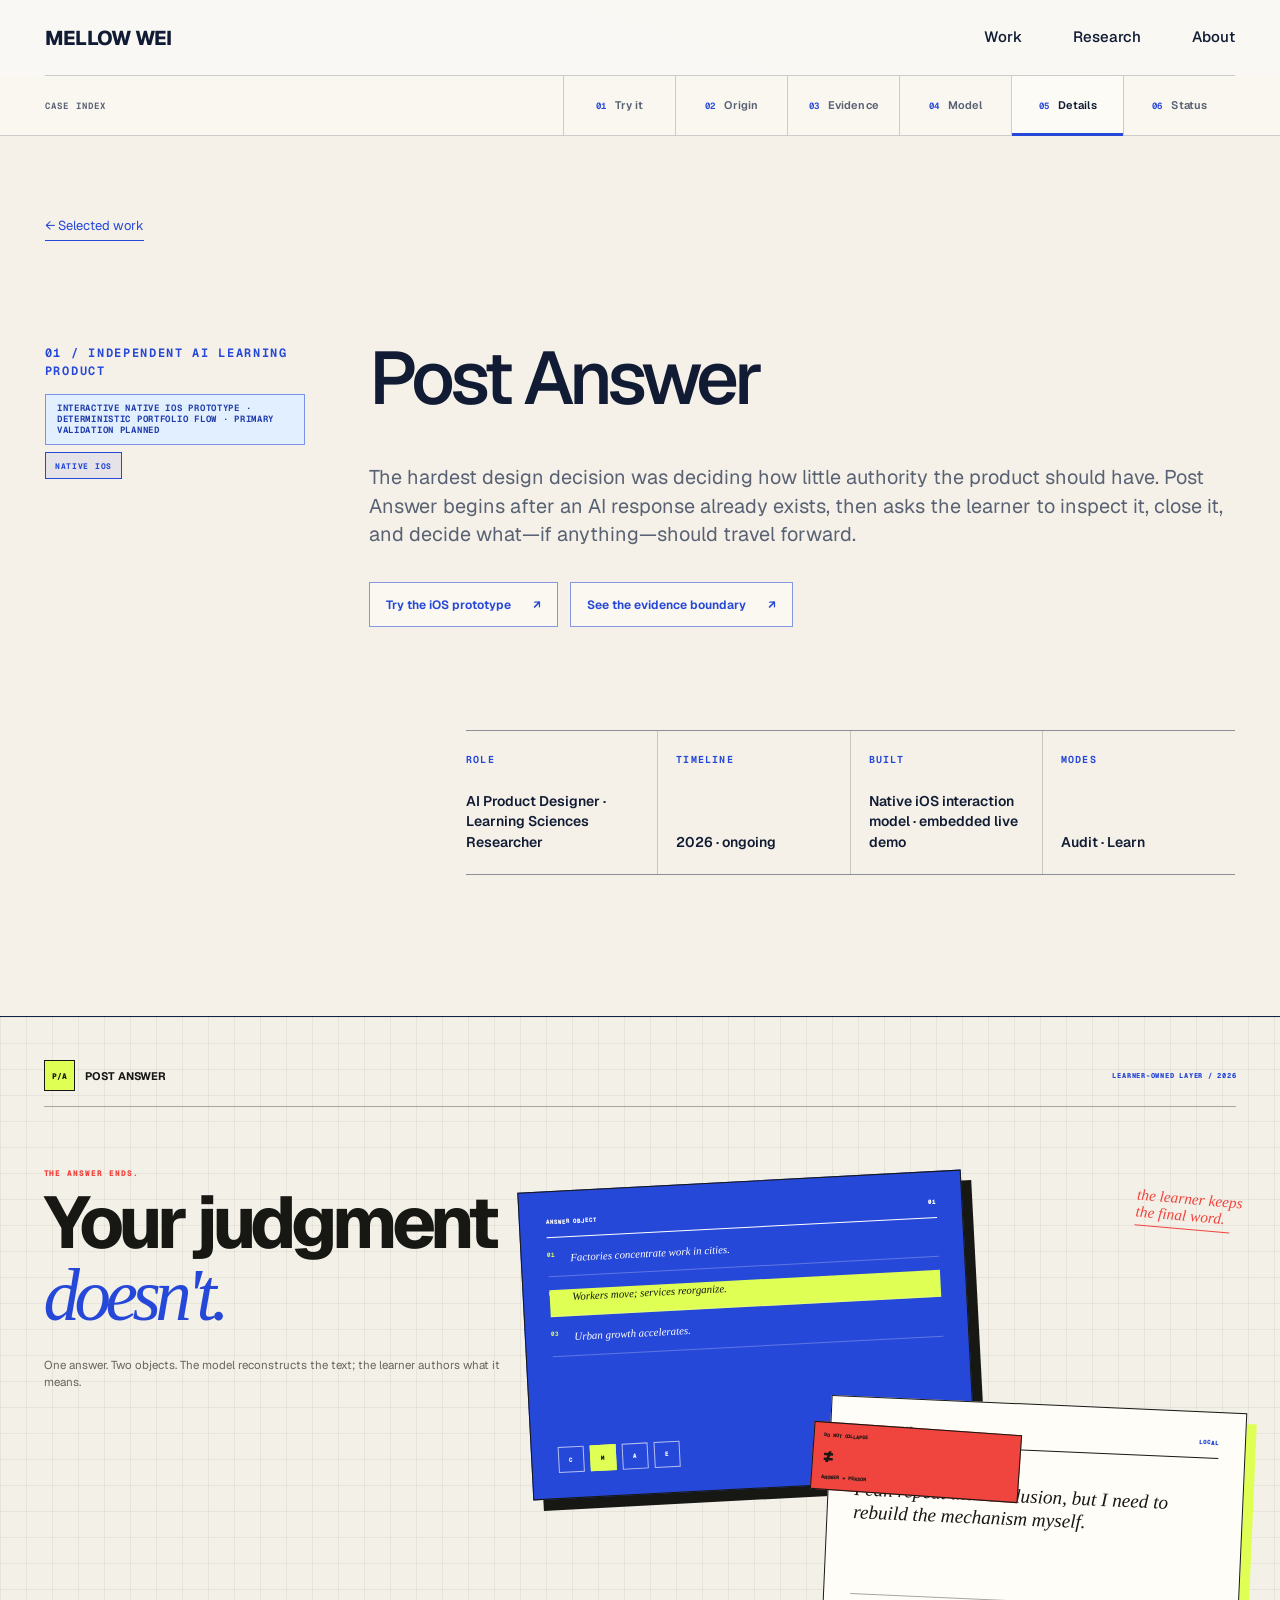
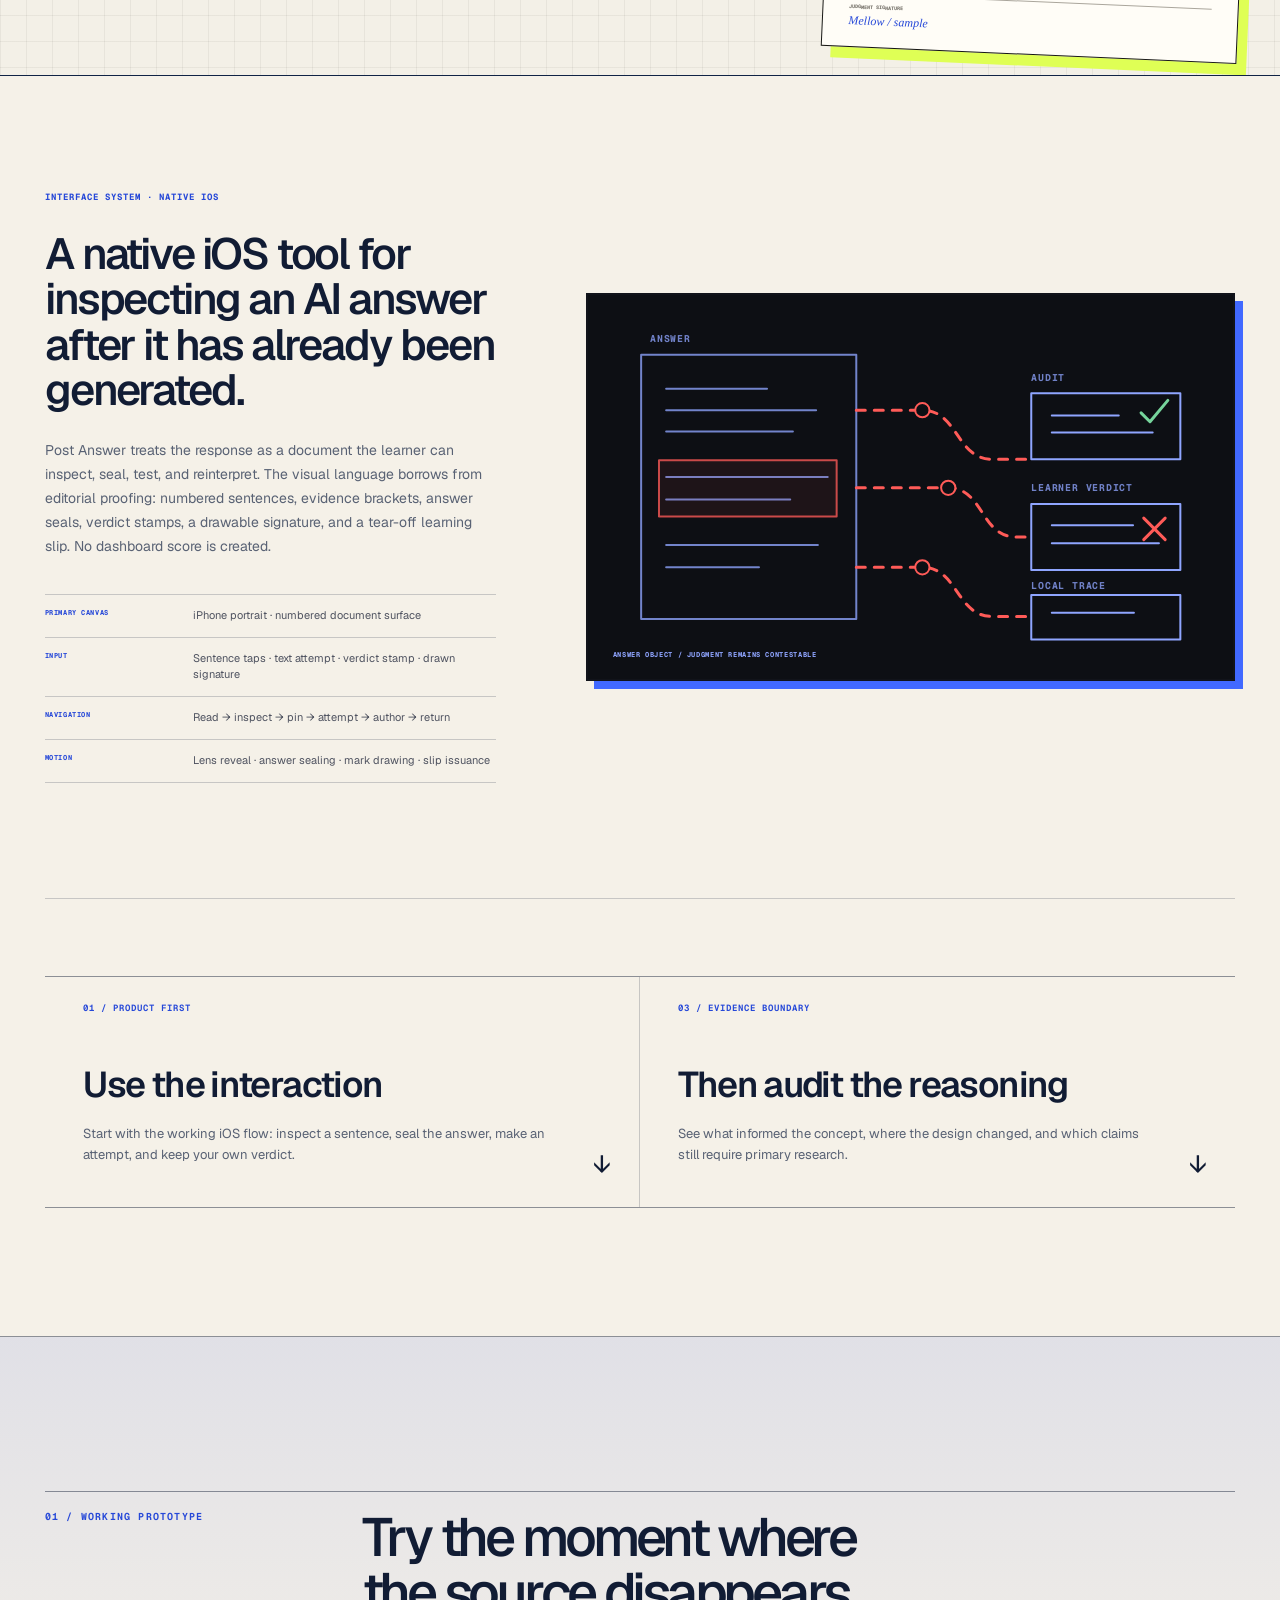
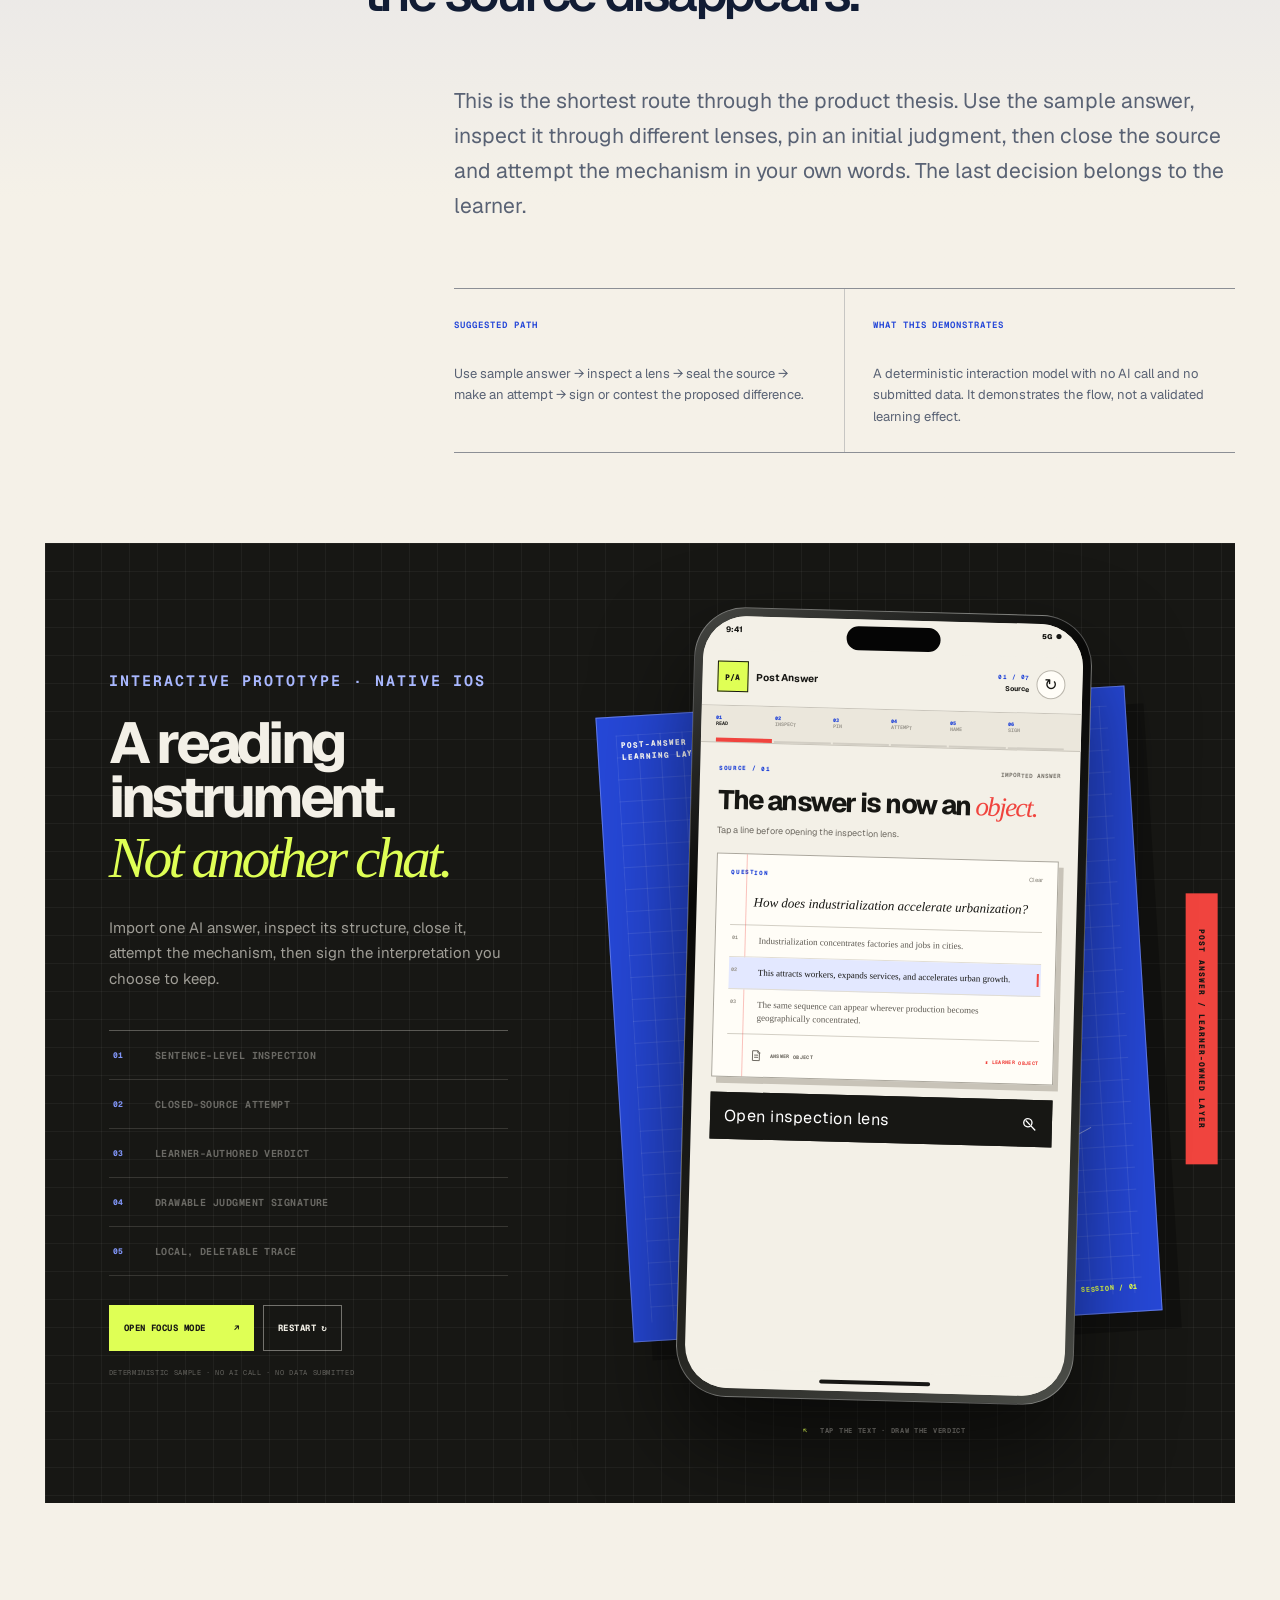
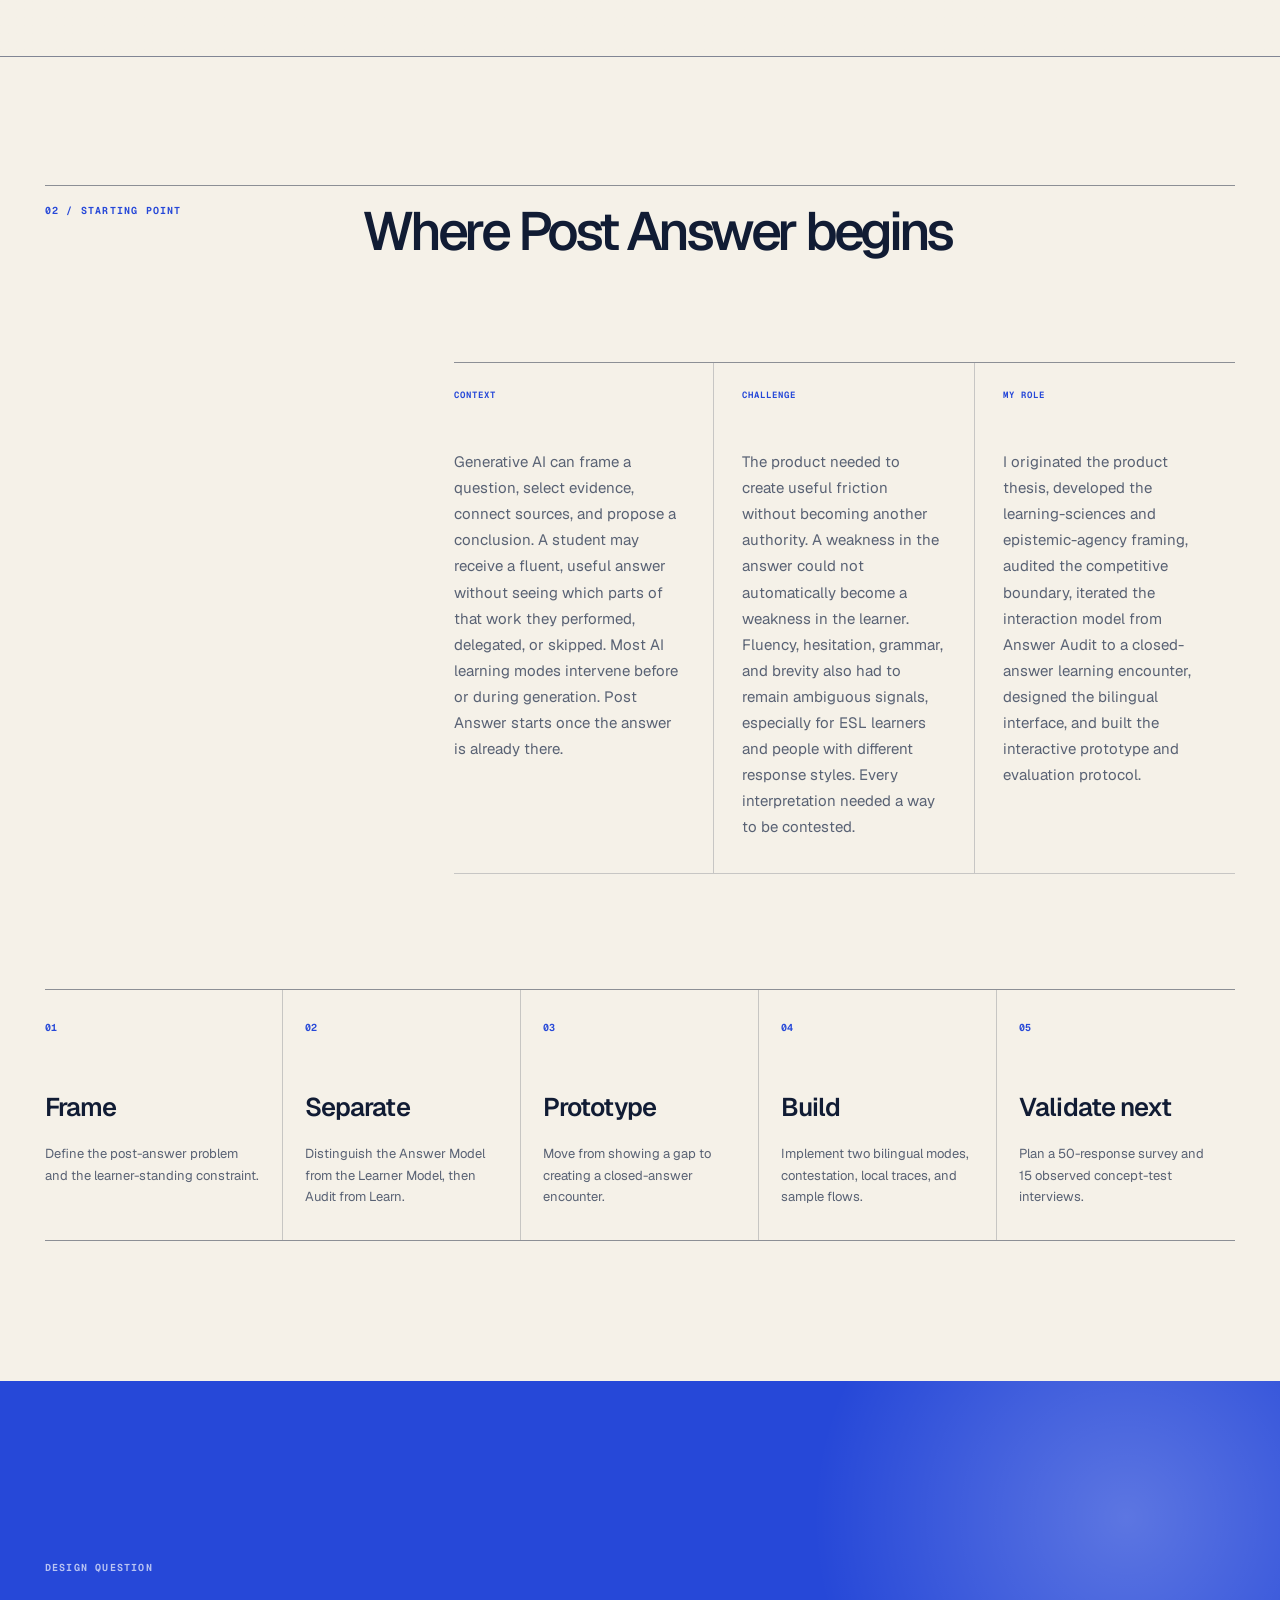
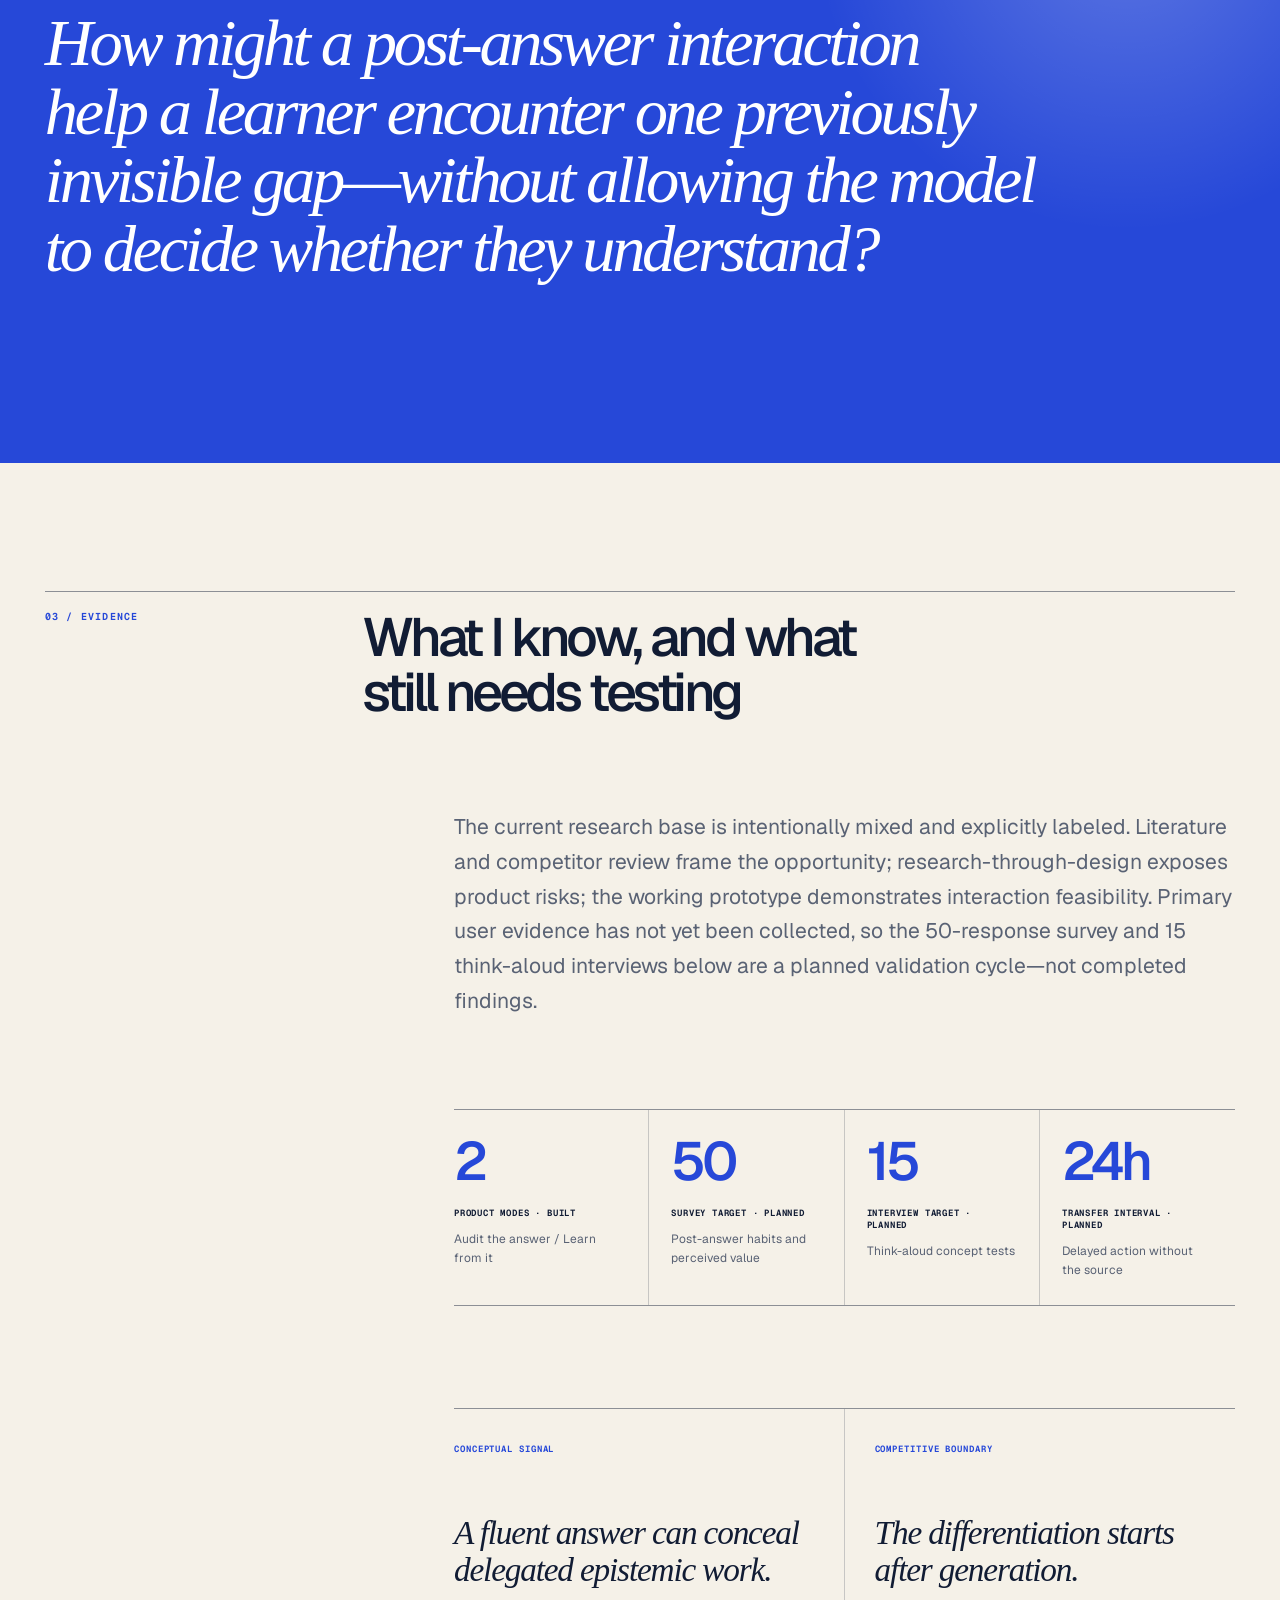
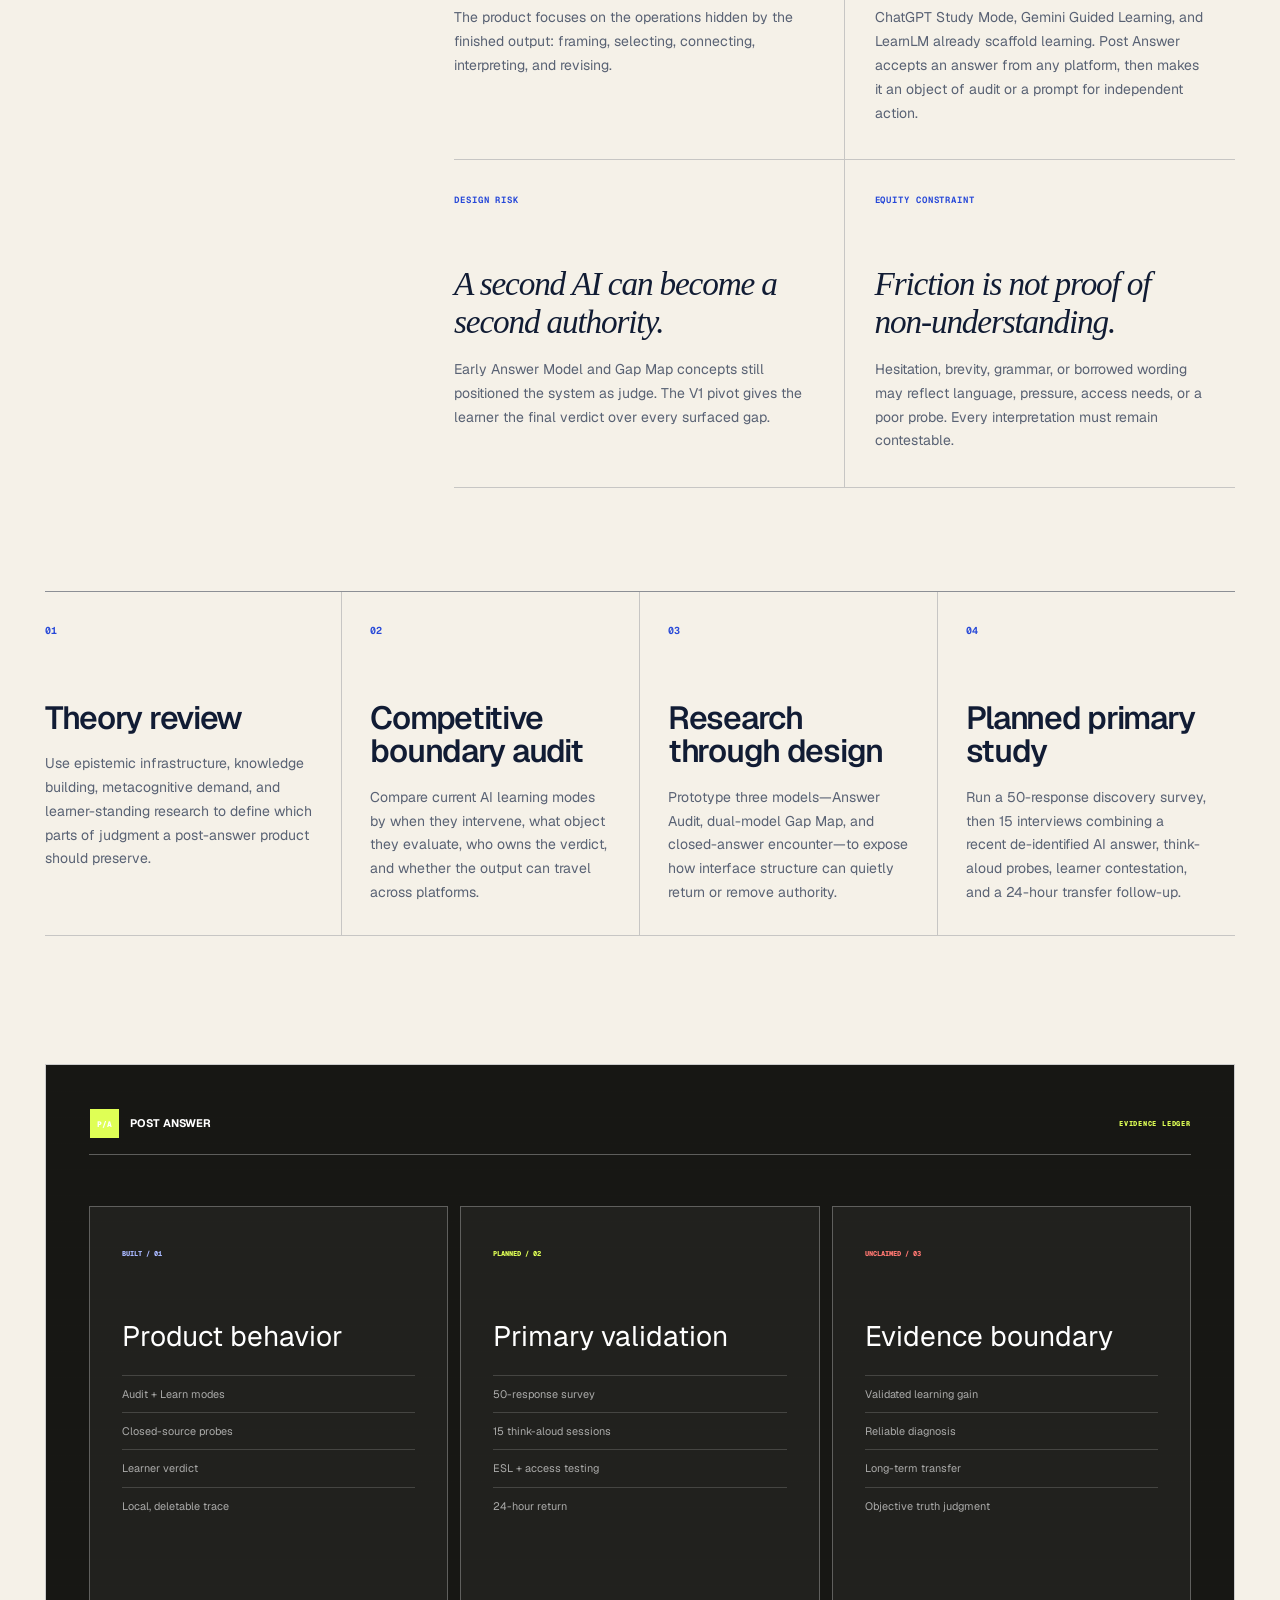
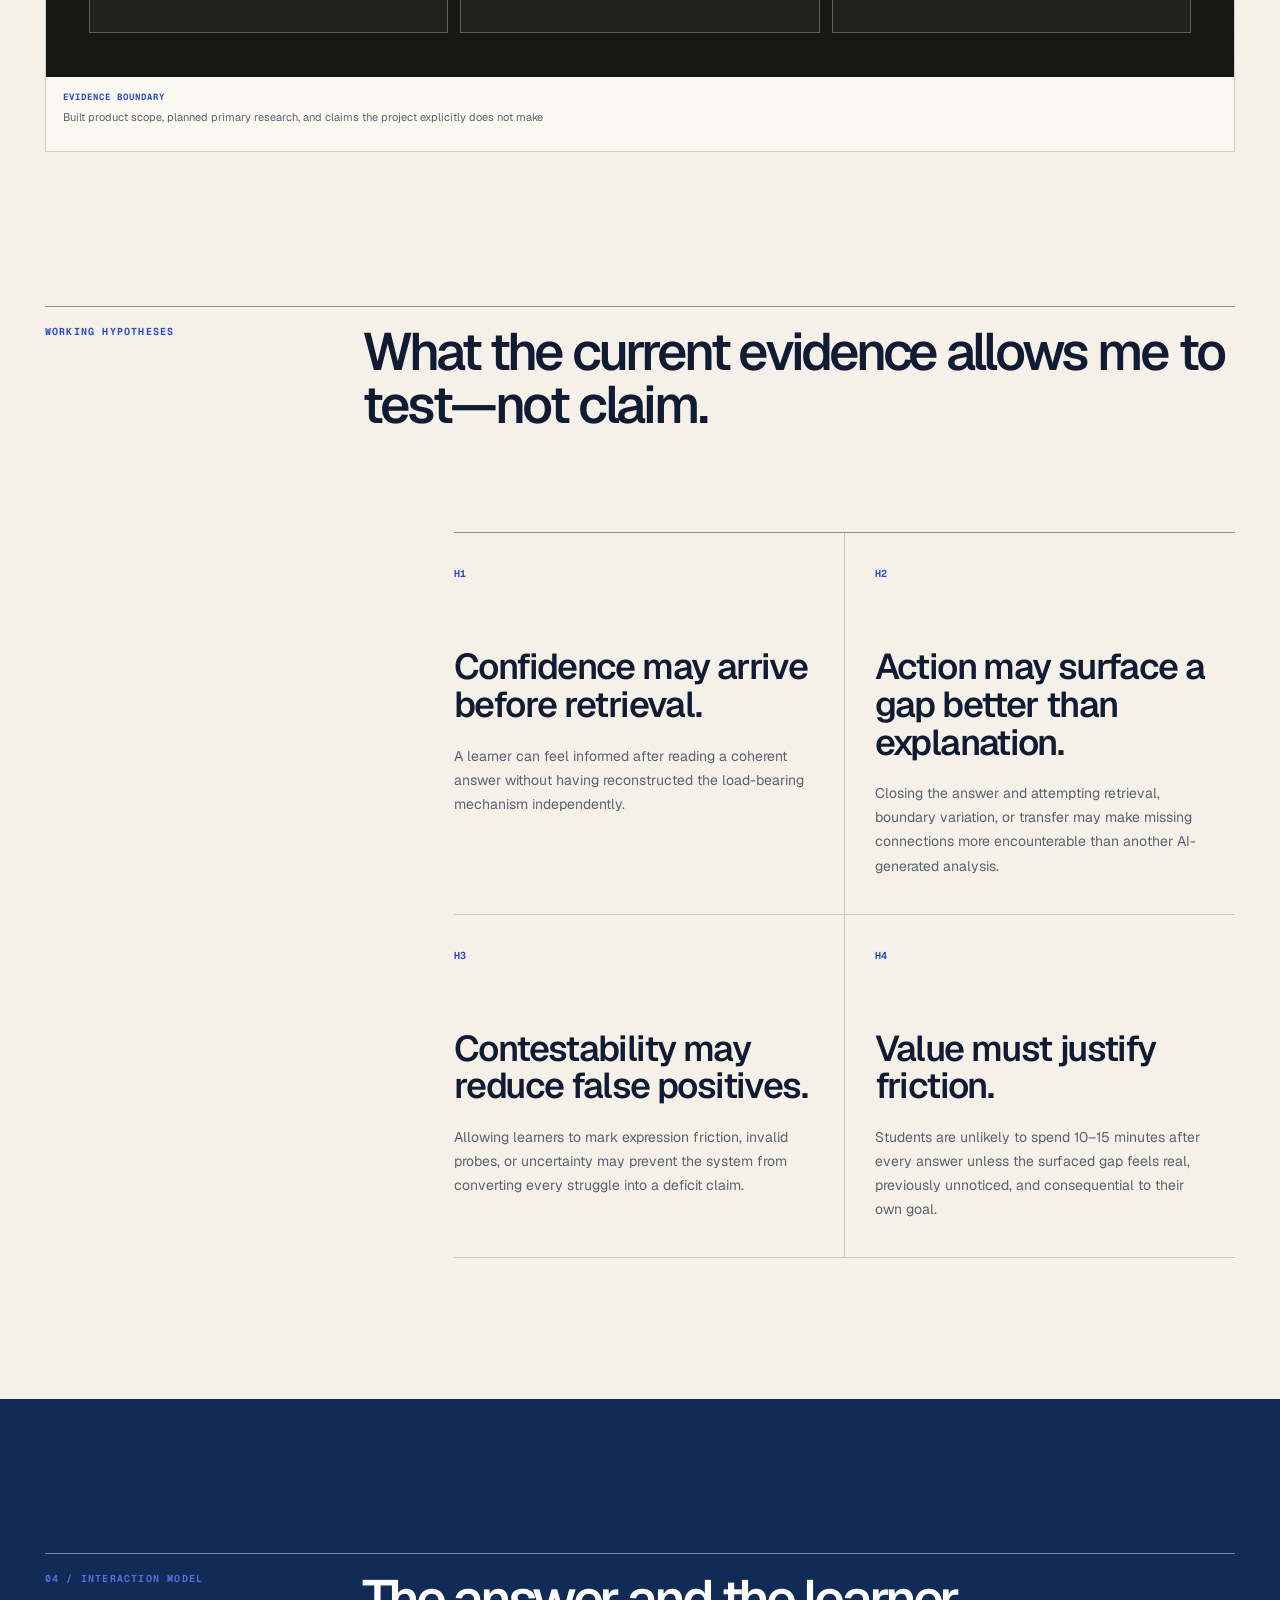
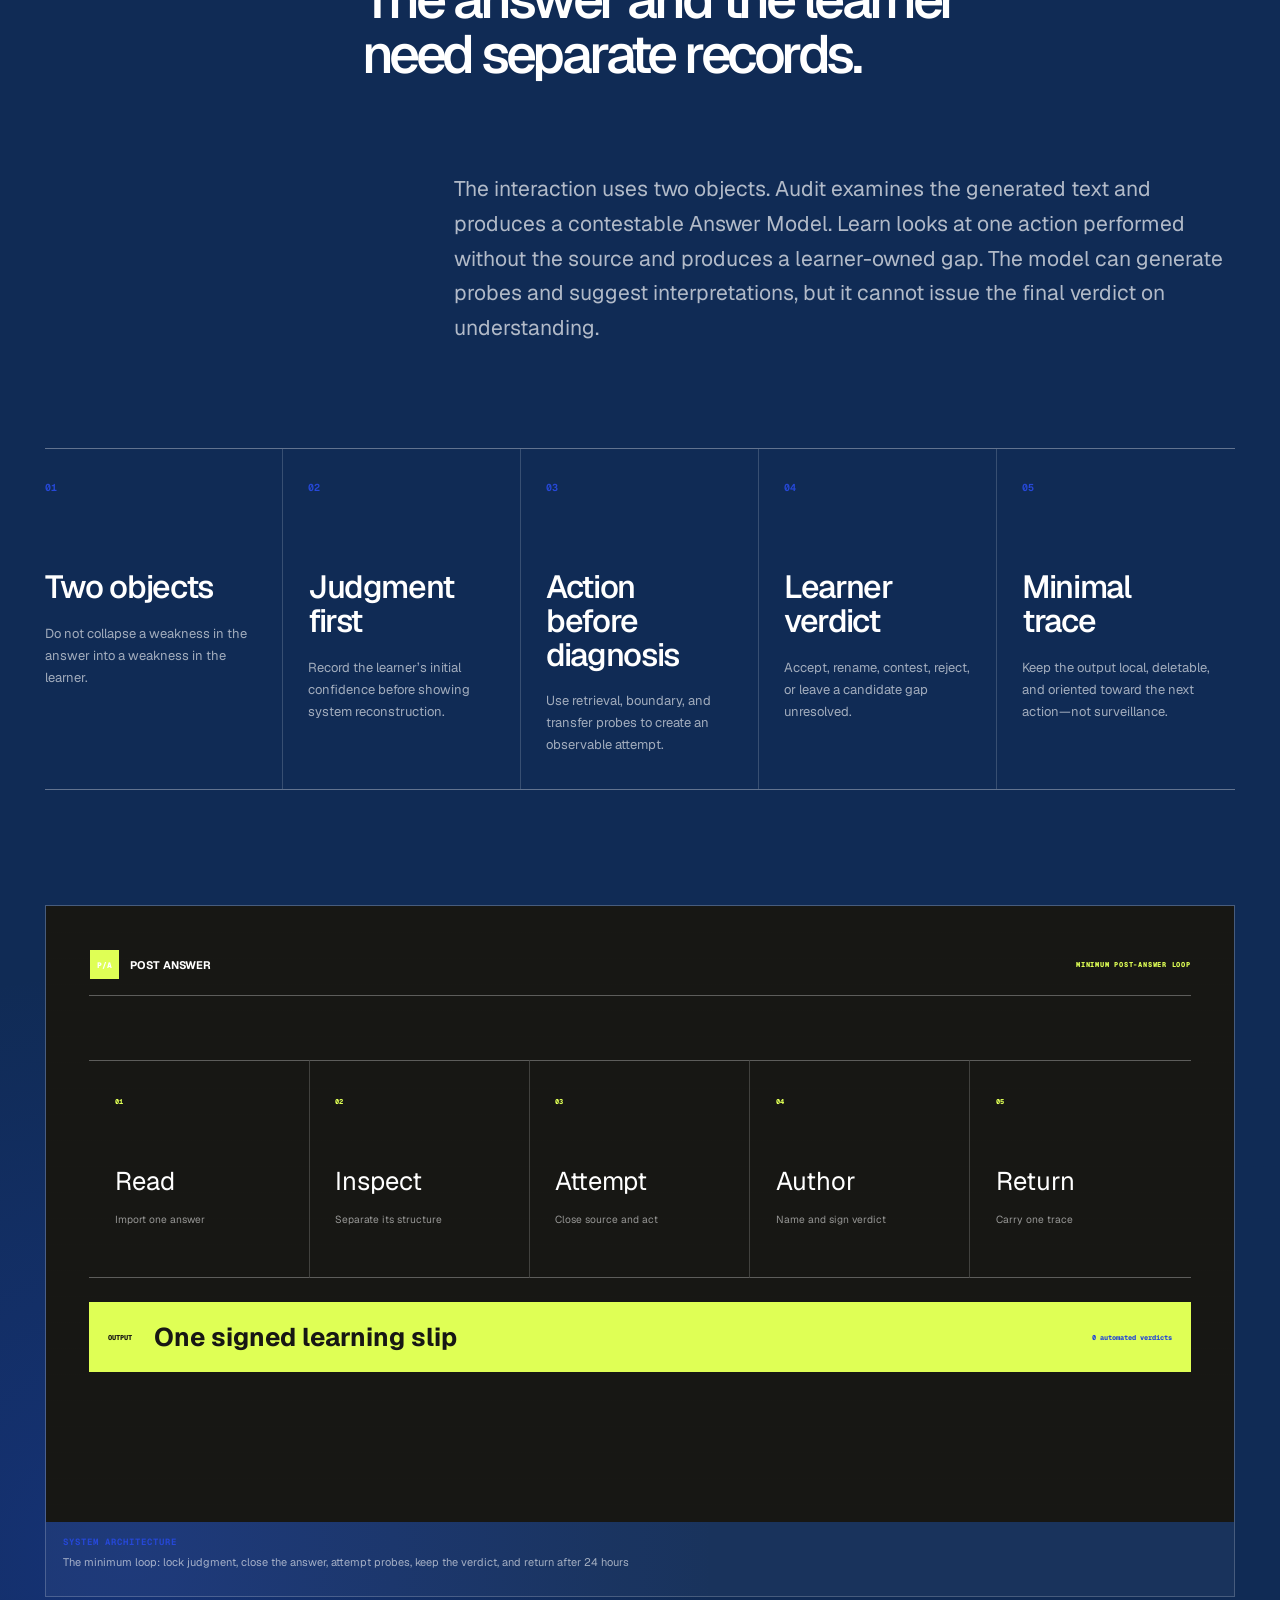
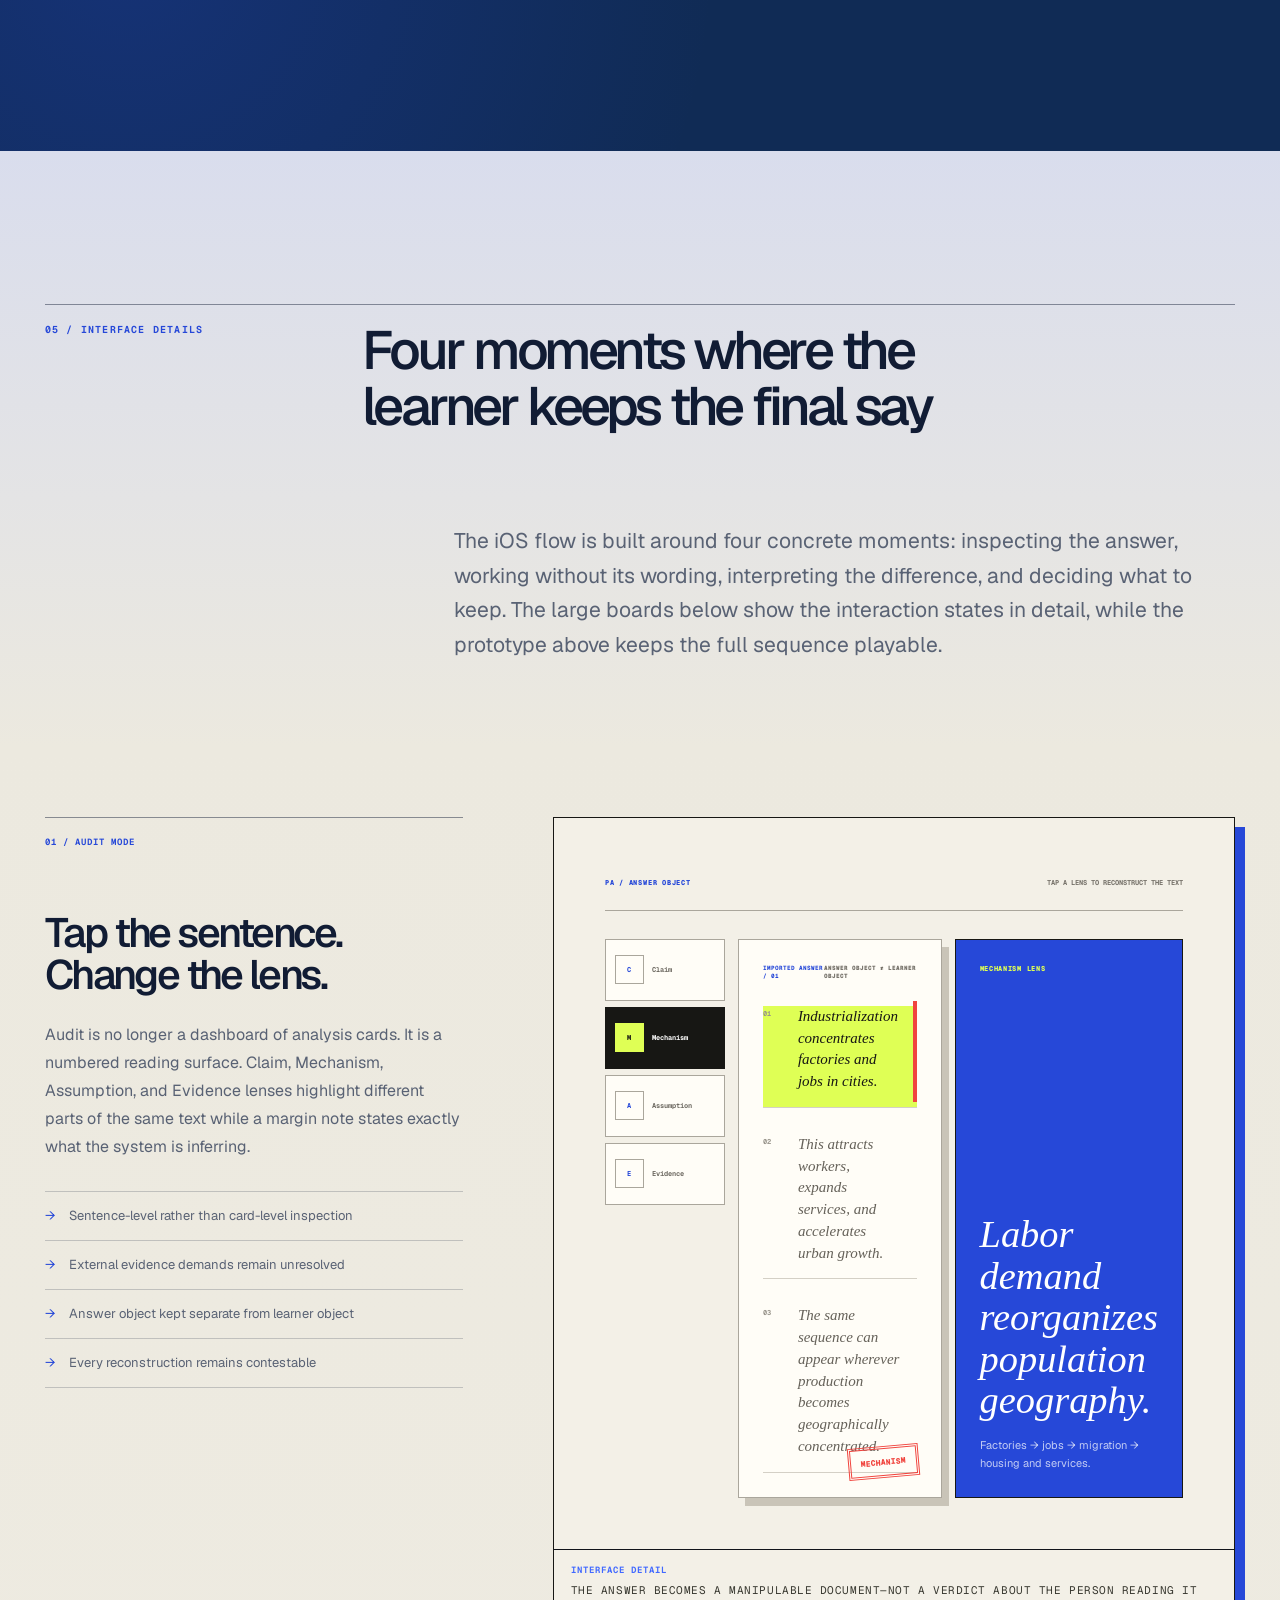
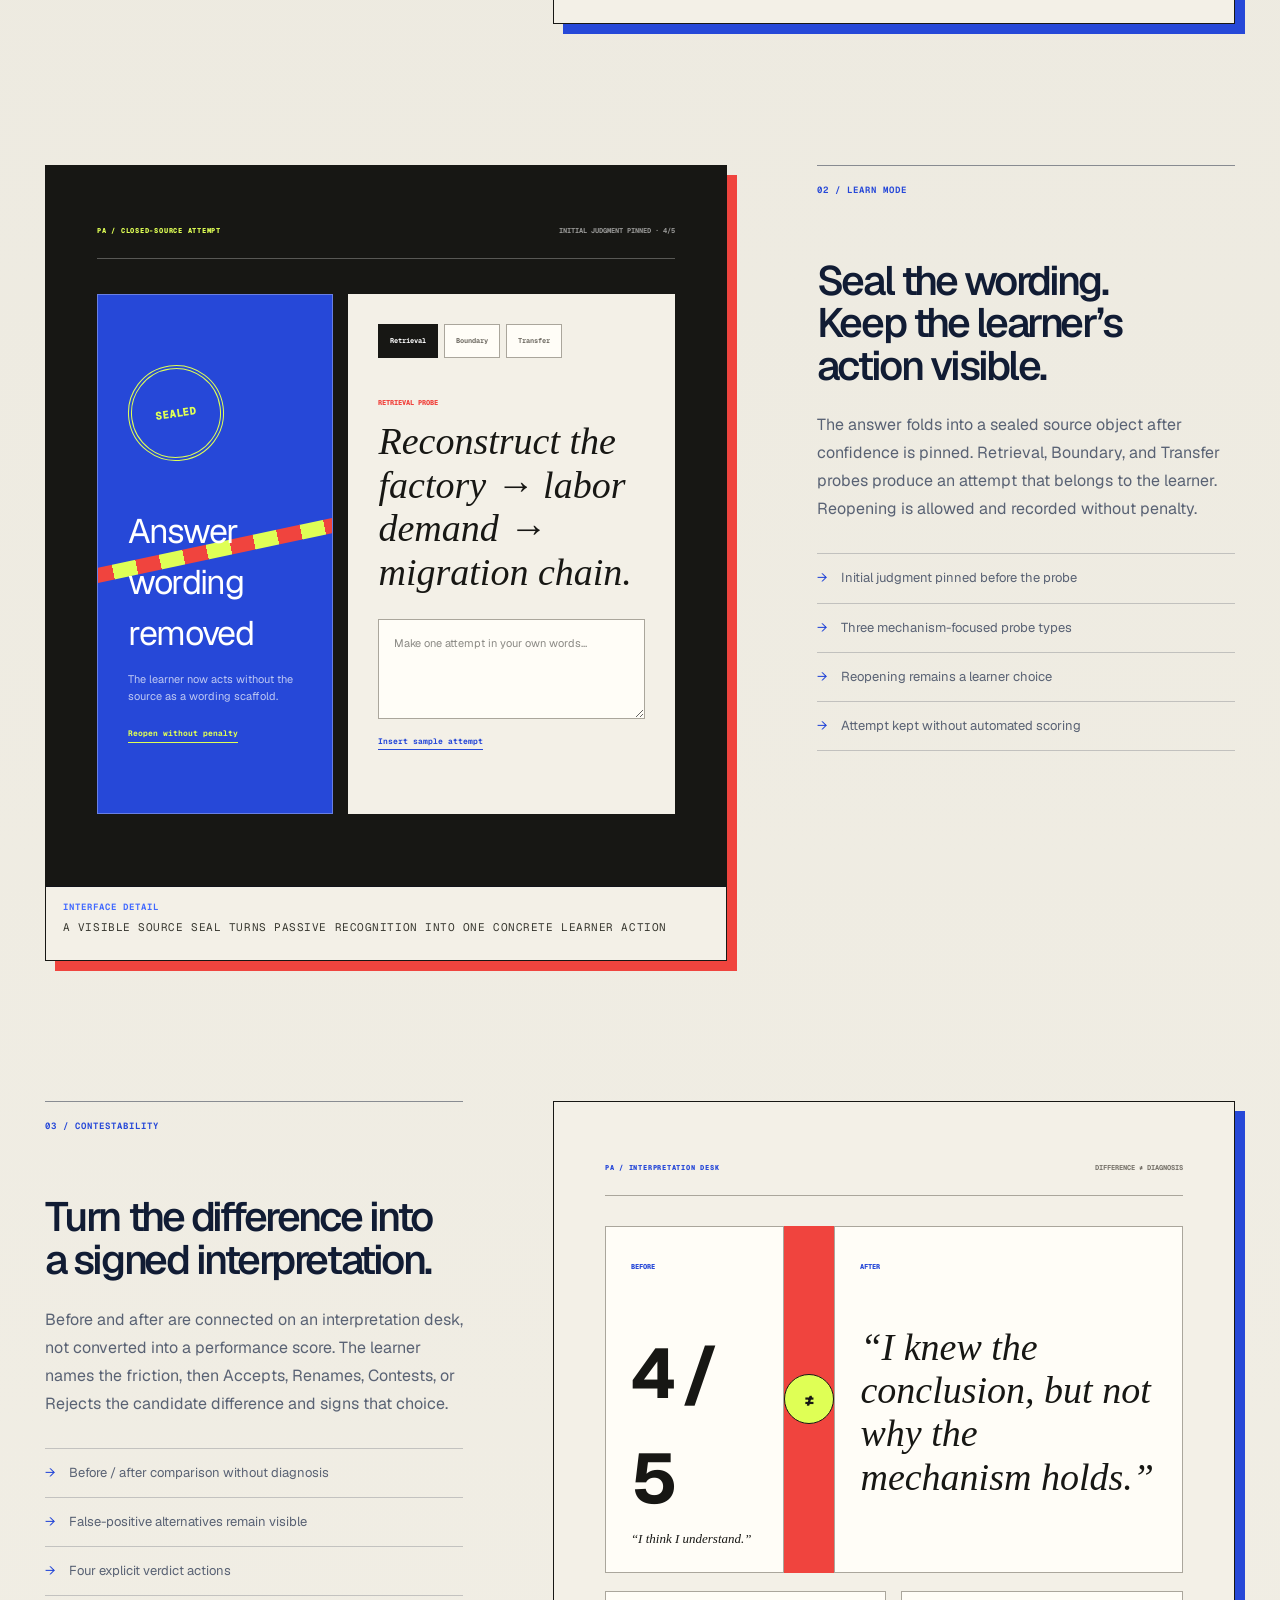
<file: work/post-answer/index.html>
<!DOCTYPE html><!--lWze9vFVmE1qQr3mUl4wz--><html lang="en"><head><meta charSet="utf-8"/><meta name="viewport" content="width=device-width, initial-scale=1"/><link rel="preload" href="/_next/static/media/0b78ff376f6b9734-s.p.woff2" as="font" crossorigin="" type="font/woff2"/><link rel="preload" href="/_next/static/media/723e11e5093b8e80.p.woff2" as="font" crossorigin="" type="font/woff2"/><link rel="stylesheet" href="/_next/static/css/531c1fcb1e69d47b.css" data-precedence="next"/><link rel="stylesheet" href="/_next/static/css/dc9b115cf34fe89f.css" data-precedence="next"/><link rel="preload" as="script" fetchPriority="low" href="/_next/static/chunks/webpack-11e4e231e5c0f538.js"/><script src="/_next/static/chunks/4bd1b696-c023c6e3521b1417.js" async=""></script><script src="/_next/static/chunks/255-64e783496c90356a.js" async=""></script><script src="/_next/static/chunks/main-app-c84fde26fdc399ae.js" async=""></script><script src="/_next/static/chunks/619-ba102abea3e3d0e4.js" async=""></script><script src="/_next/static/chunks/356-1cbf59d25a49fb83.js" async=""></script><script src="/_next/static/chunks/app/work/post-answer/page-5f2ac8ef7b949476.js" async=""></script><meta name="next-size-adjust" content=""/><title>Post Answer — What Happens After the AI Answer — Mellow Wei</title><meta name="description" content="A native iOS learning instrument for inspecting AI answers, attempting knowledge without the source, and keeping a learner-authored verdict."/><link rel="shortcut icon" href="/favicon.svg"/><link rel="icon" href="/favicon.svg"/><script src="/_next/static/chunks/polyfills-42372ed130431b0a.js" noModule=""></script></head><body class="__variable_8adcd2 __variable_46451f"><div hidden=""><!--$--><!--/$--></div><a class="skip-link" href="#main-content">Skip to content</a><header class="site-header"><a class="wordmark" aria-label="Mellow Wei home" href="/">Mellow Wei</a><nav aria-label="Primary navigation"><a href="/#work">Work</a><a href="/#research">Research</a><a href="/about/">About</a></nav></header><div id="main-content"><main class="case-v2 case-theme-blue case-product-postanswer case-product-first-story" id="top"><div class="case-scroll-progress" aria-hidden="true"><span style="width:0%"></span></div><nav class="case-chapter-nav" aria-label="Case study chapters"><span class="case-nav-title">Case index</span><a href="#product" aria-current="location"><span>01</span>Try it</a><a href="#overview"><span>02</span>Origin</a><a href="#research"><span>03</span>Evidence</a><a href="#strategy"><span>04</span>Model</a><a href="#design"><span>05</span>Details</a><a href="#outcome"><span>06</span>Status</a></nav><section class="case-v2-hero section-frame"><a class="back-link" href="/#work">← Selected work</a><div class="case-v2-heading" data-reveal="true"><div><p class="eyebrow">01<!-- --> / <!-- -->Independent AI learning product</p><div class="case-status-row"><span class="case-status">Interactive native iOS prototype · deterministic portfolio flow · primary validation planned</span><span class="case-platform">Native iOS</span></div></div><div><h1>Post Answer</h1><p>The hardest design decision was deciding how little authority the product should have. Post Answer begins after an AI response already exists, then asks the learner to inspect it, close it, and decide what—if anything—should travel forward.</p><div class="case-hero-links"><a href="#product">Try the iOS prototype<span aria-hidden="true">↗</span></a><a href="#research">See the evidence boundary<span aria-hidden="true">↗</span></a></div></div></div><div class="case-v2-meta" data-reveal="true"><div><span>Role</span><strong>AI Product Designer · Learning Sciences Researcher</strong></div><div><span>Timeline</span><strong>2026 · ongoing</strong></div><div><span>Built</span><strong>Native iOS interaction model · embedded live demo</strong></div><div><span>Modes</span><strong>Audit · Learn</strong></div></div></section><figure class="case-v2-cover" data-parallax="true"><div class="paxv-visual paxv-cover" role="img" aria-label="Post Answer separating an AI answer object from a learner-authored judgment slip"><header class="paxv-header"><div><span>P/A</span><strong>POST ANSWER</strong></div><p>LEARNER-OWNED LAYER / 2026</p></header><div class="paxv-cover-title"><span>THE ANSWER ENDS.</span><h2>Your judgment<br/><em>doesn&#x27;t.</em></h2><p>One answer. Two objects. The model reconstructs the text; the learner authors what it means.</p></div><div class="paxv-object-stage"><article class="paxv-answer-object"><header><span>ANSWER OBJECT</span><b>01</b></header><p><i>01</i>Factories concentrate work in cities.</p><p class="is-marked"><i>02</i>Workers move; services reorganize.</p><p><i>03</i>Urban growth accelerates.</p><footer><span>C</span><span class="active">M</span><span>A</span><span>E</span></footer></article><div class="paxv-transition"><span>DO NOT COLLAPSE</span><i>≠</i><b>ANSWER → PERSON</b></div><article class="paxv-learner-object"><header><span>LEARNER OBJECT</span><b>LOCAL</b></header><small>MY INTERPRETATION</small><blockquote>I can repeat the conclusion, but I need to rebuild the mechanism myself.</blockquote><footer><span>JUDGMENT SIGNATURE</span><i>Mellow / sample</i></footer></article><div class="paxv-red-note">the learner keeps<br/>the final word.<i></i></div></div></div></figure><section class="case-interface-manifest section-frame" aria-label="Post Answer interface system" data-reveal="true"><div class="case-interface-copy"><p>Interface system · <!-- -->Native iOS</p><h2>A native iOS tool for inspecting an AI answer after it has already been generated.</h2><p>Post Answer treats the response as a document the learner can inspect, seal, test, and reinterpret. The visual language borrows from editorial proofing: numbered sentences, evidence brackets, answer seals, verdict stamps, a drawable signature, and a tear-off learning slip. No dashboard score is created.</p><dl><div><dt>Primary canvas</dt><dd>iPhone portrait · numbered document surface</dd></div><div><dt>Input</dt><dd>Sentence taps · text attempt · verdict stamp · drawn signature</dd></div><div><dt>Navigation</dt><dd>Read → inspect → pin → attempt → author → return</dd></div><div><dt>Motion</dt><dd>Lens reveal · answer sealing · mark drawing · slip issuance</dd></div></dl></div><div class="project-line-art line-art-postanswer" aria-hidden="true"><svg viewBox="0 0 720 430"><g class="line-art-answer"><path d="M58 67h241v296H58z"></path><path d="M86 105h113M86 129h168M86 153h142M86 204h181M86 229h139M86 280h170M86 305h104"></path><path class="line-art-highlight" d="M78 185h199v63H78z"></path></g><path class="line-art-main" d="M299 129h74c40 0 38 55 78 55h44M299 216h103c40 0 36 55 76 55h17M299 305h74c40 0 38 55 78 55h44"></path><g class="line-art-nodes"><circle cx="373" cy="129" r="8"></circle><circle cx="402" cy="216" r="8"></circle><circle cx="373" cy="305" r="8"></circle></g><g class="line-art-verdict"><path d="M495 110h167v74H495zM495 234h167v74H495zM495 336h167v50H495z"></path><path d="M518 135h75M518 154h113M518 258h91M518 278h120M518 356h92"></path><path class="line-art-check" d="m618 132 10 10 20-24"></path><path class="line-art-contest" d="M621 250l24 24m0-24-24 24"></path></g><g class="line-art-labels"><text x="68" y="53">ANSWER</text><text x="495" y="96">AUDIT</text><text x="495" y="220">LEARNER VERDICT</text><text x="495" y="329">LOCAL TRACE</text></g></svg><span>Answer object / judgment remains contestable</span></div></section><section class="case-view-map section-frame" aria-label="Case study content map" data-reveal="true"><a href="#product"><span>01 / Product first</span><strong>Use the interaction</strong><p>Start with the working iOS flow: inspect a sentence, seal the answer, make an attempt, and keep your own verdict.</p><b aria-hidden="true">↓</b></a><a href="#research"><span>03 / Evidence boundary</span><strong>Then audit the reasoning</strong><p>See what informed the concept, where the design changed, and which claims still require primary research.</p><b aria-hidden="true">↓</b></a></section><section class="case-product-first" id="product" data-case-section="true"><div class="section-frame"><header class="case-v2-section-head" data-reveal="true"><p>01 / Working prototype</p><h2>Try the moment where the source disappears.</h2></header><p class="case-v2-lead" data-reveal="true">This is the shortest route through the product thesis. Use the sample answer, inspect it through different lenses, pin an initial judgment, then close the source and attempt the mechanism in your own words. The last decision belongs to the learner.</p><div class="case-product-first-notes" data-reveal="true"><article><span>Suggested path</span><p>Use sample answer → inspect a lens → seal the source → make an attempt → sign or contest the proposed difference.</p></article><article><span>What this demonstrates</span><p>A deterministic interaction model with no AI call and no submitted data. It demonstrates the flow, not a validated learning effect.</p></article></div><div class="case-interactive-prototype" data-reveal="true"><section class="pax-prototype" id="mobile-prototype" aria-label="Interactive Post Answer native iOS judgment prototype"><div class="pax-demo-copy"><p class="eyebrow">Interactive prototype · Native iOS</p><h3>A reading instrument.<br/><em>Not another chat.</em></h3><p>Import one AI answer, inspect its structure, close it, attempt the mechanism, then sign the interpretation you choose to keep.</p><div class="pax-demo-ledger"><div class=""><span>01</span><p>Sentence-level inspection</p></div><div class=""><span>02</span><p>Closed-source attempt</p></div><div class=""><span>03</span><p>Learner-authored verdict</p></div><div class=""><span>04</span><p>Drawable judgment signature</p></div><div class=""><span>05</span><p>Local, deletable trace</p></div></div><div class="pax-demo-actions"><button type="button">Open focus mode<span>↗</span></button><button type="button">Restart ↻</button></div><small>Deterministic sample · no AI call · no data submitted</small></div><div class="pax-device-stage"><div class="pax-stage-sheet" aria-hidden="true"><span>POST-ANSWER<br/>LEARNING LAYER</span><i></i><b>SESSION / 01</b></div><div class="pax-phone"><div class="pax-phone-screen"><div class="pax-status"><span>9:41</span><i></i><b>5G  ●</b></div><header class="pax-app-bar"><button type="button" aria-label="Return to imported answer"><span>P/A</span><strong>Post Answer</strong></button><div><span>01<!-- --> / 07</span><b>Source</b></div><button type="button" class="pax-reset" aria-label="Restart prototype">↻</button></header><div class="pax-progress-ledger" aria-label="Post Answer stage 1 of 6"><span class="is-active"><b>01</b>Read</span><span class=""><b>02</b>Inspect</span><span class=""><b>03</b>Pin</span><span class=""><b>04</b>Attempt</span><span class=""><b>05</b>Name</span><span class=""><b>06</b>Sign</span></div><div class="pax-viewport" aria-live="polite"><div class="pax-screen pax-source-screen"><div class="pax-screen-label"><span>SOURCE / 01</span><b>Imported answer</b></div><h3>The answer is now an <em>object.</em></h3><p class="pax-screen-intro">Tap a line before opening the inspection lens.</p><article class="pax-answer-paper"><header><span>QUESTION</span><button type="button">Clear</button></header><h4>How does industrialization accelerate urbanization?</h4><div class="pax-numbered-lines"><button type="button" aria-pressed="false"><span>01</span><p>Industrialization concentrates factories and jobs in cities.</p><i></i></button><button type="button" aria-pressed="true"><span>02</span><p>This attracts workers, expands services, and accelerates urban growth.</p><i></i></button><button type="button" aria-pressed="false"><span>03</span><p>The same sequence can appear wherever production becomes geographically concentrated.</p><i></i></button></div><footer><svg class="pax-glyph" viewBox="0 0 24 24" aria-hidden="true"><path fill="none" stroke="currentColor" stroke-width="1.8" stroke-linecap="round" stroke-linejoin="round" d="M6 3h9l3 3v15H6zM15 3v4h4M9 11h6M9 15h6"></path></svg><span>ANSWER OBJECT</span><b>≠ LEARNER OBJECT</b></footer></article><button class="pax-primary-action" type="button">Open inspection lens <svg class="pax-glyph" viewBox="0 0 24 24" aria-hidden="true"><circle fill="none" stroke="currentColor" stroke-width="1.8" stroke-linecap="round" stroke-linejoin="round" cx="10.5" cy="10.5" r="5.5"></circle><path fill="none" stroke="currentColor" stroke-width="1.8" stroke-linecap="round" stroke-linejoin="round" d="m15 15 5 5M8 8l5 5"></path></svg></button></div></div><div class="pax-home-indicator"><i></i></div></div></div><p class="pax-touch-note"><span>↖</span> Tap the text · draw the verdict</p></div></section></div></div></section><section class="case-v2-section section-frame" id="overview" data-case-section="true"><header class="case-v2-section-head" data-reveal="true"><p>02 / Starting point</p><h2>Where Post Answer begins</h2></header><div class="case-three-column" data-reveal="true"><article><span>Context</span><p>Generative AI can frame a question, select evidence, connect sources, and propose a conclusion. A student may receive a fluent, useful answer without seeing which parts of that work they performed, delegated, or skipped. Most AI learning modes intervene before or during generation. Post Answer starts once the answer is already there.</p></article><article><span>Challenge</span><p>The product needed to create useful friction without becoming another authority. A weakness in the answer could not automatically become a weakness in the learner. Fluency, hesitation, grammar, and brevity also had to remain ambiguous signals, especially for ESL learners and people with different response styles. Every interpretation needed a way to be contested.</p></article><article><span>My role</span><p>I originated the product thesis, developed the learning-sciences and epistemic-agency framing, audited the competitive boundary, iterated the interaction model from Answer Audit to a closed-answer learning encounter, designed the bilingual interface, and built the interactive prototype and evaluation protocol.</p></article></div><div class="process-rail" data-reveal="true"><article><span>01</span><h3>Frame</h3><p>Define the post-answer problem and the learner-standing constraint.</p></article><article><span>02</span><h3>Separate</h3><p>Distinguish the Answer Model from the Learner Model, then Audit from Learn.</p></article><article><span>03</span><h3>Prototype</h3><p>Move from showing a gap to creating a closed-answer encounter.</p></article><article><span>04</span><h3>Build</h3><p>Implement two bilingual modes, contestation, local traces, and sample flows.</p></article><article><span>05</span><h3>Validate next</h3><p>Plan a 50-response survey and 15 observed concept-test interviews.</p></article></div></section><section class="case-v2-question" data-reveal="true"><div class="section-frame"><p>Design question</p><blockquote>How might a post-answer interaction help a learner encounter one previously invisible gap—without allowing the model to decide whether they understand?</blockquote></div></section><section class="case-v2-section research-v2 section-frame" id="research" data-case-section="true"><header class="case-v2-section-head" data-reveal="true"><p>03 / Evidence</p><h2>What I know, and what still needs testing</h2></header><p class="case-v2-lead" data-reveal="true">The current research base is intentionally mixed and explicitly labeled. Literature and competitor review frame the opportunity; research-through-design exposes product risks; the working prototype demonstrates interaction feasibility. Primary user evidence has not yet been collected, so the 50-response survey and 15 think-aloud interviews below are a planned validation cycle—not completed findings.</p><div class="evidence-stats" data-reveal="true"><article><strong>2</strong><span>product modes · built</span><p>Audit the answer / Learn from it</p></article><article><strong>50</strong><span>survey target · planned</span><p>Post-answer habits and perceived value</p></article><article><strong>15</strong><span>interview target · planned</span><p>Think-aloud concept tests</p></article><article><strong>24h</strong><span>transfer interval · planned</span><p>Delayed action without the source</p></article></div><div class="research-signals"><article data-reveal="true"><span>Conceptual signal</span><h3>A fluent answer can conceal delegated epistemic work.</h3><p>The product focuses on the operations hidden by the finished output: framing, selecting, connecting, interpreting, and revising.</p></article><article data-reveal="true"><span>Competitive boundary</span><h3>The differentiation starts after generation.</h3><p>ChatGPT Study Mode, Gemini Guided Learning, and LearnLM already scaffold learning. Post Answer accepts an answer from any platform, then makes it an object of audit or a prompt for independent action.</p></article><article data-reveal="true"><span>Design risk</span><h3>A second AI can become a second authority.</h3><p>Early Answer Model and Gap Map concepts still positioned the system as judge. The V1 pivot gives the learner the final verdict over every surfaced gap.</p></article><article data-reveal="true"><span>Equity constraint</span><h3>Friction is not proof of non-understanding.</h3><p>Hesitation, brevity, grammar, or borrowed wording may reflect language, pressure, access needs, or a poor probe. Every interpretation must remain contestable.</p></article></div><div class="method-grid" data-reveal="true"><article><span>01</span><h3>Theory review</h3><p>Use epistemic infrastructure, knowledge building, metacognitive demand, and learner-standing research to define which parts of judgment a post-answer product should preserve.</p></article><article><span>02</span><h3>Competitive boundary audit</h3><p>Compare current AI learning modes by when they intervene, what object they evaluate, who owns the verdict, and whether the output can travel across platforms.</p></article><article><span>03</span><h3>Research through design</h3><p>Prototype three models—Answer Audit, dual-model Gap Map, and closed-answer encounter—to expose how interface structure can quietly return or remove authority.</p></article><article><span>04</span><h3>Planned primary study</h3><p>Run a 50-response discovery survey, then 15 interviews combining a recent de-identified AI answer, think-aloud probes, learner contestation, and a 24-hour transfer follow-up.</p></article></div><div class="research-artifacts"><figure class="source-figure " data-reveal="true"><div class="source-image source-image-custom"><div class="paxv-visual paxv-research" role="img" aria-label="Evidence ledger separating built prototype, planned validation, and unclaimed outcomes"><header class="paxv-header"><div><span>P/A</span><strong>POST ANSWER</strong></div><p>EVIDENCE LEDGER</p></header><div class="paxv-research-ledger"><article class="ledger-0"><span>BUILT / 01</span><h3>Product behavior</h3><ul><li>Audit + Learn modes</li><li>Closed-source probes</li><li>Learner verdict</li><li>Local, deletable trace</li></ul></article><article class="ledger-1"><span>PLANNED / 02</span><h3>Primary validation</h3><ul><li>50-response survey</li><li>15 think-aloud sessions</li><li>ESL + access testing</li><li>24-hour return</li></ul></article><article class="ledger-2"><span>UNCLAIMED / 03</span><h3>Evidence boundary</h3><ul><li>Validated learning gain</li><li>Reliable diagnosis</li><li>Long-term transfer</li><li>Objective truth judgment</li></ul></article></div></div></div><figcaption><span>Evidence boundary</span>Built product scope, planned primary research, and claims the project explicitly does not make</figcaption></figure></div><div class="case-v2-subhead" data-reveal="true"><p>Working hypotheses</p><h3>What the current evidence allows me to test—not claim.</h3></div><div class="insight-grid-v2"><article data-reveal="true"><span>H1</span><h3>Confidence may arrive before retrieval.</h3><p>A learner can feel informed after reading a coherent answer without having reconstructed the load-bearing mechanism independently.</p></article><article data-reveal="true"><span>H2</span><h3>Action may surface a gap better than explanation.</h3><p>Closing the answer and attempting retrieval, boundary variation, or transfer may make missing connections more encounterable than another AI-generated analysis.</p></article><article data-reveal="true"><span>H3</span><h3>Contestability may reduce false positives.</h3><p>Allowing learners to mark expression friction, invalid probes, or uncertainty may prevent the system from converting every struggle into a deficit claim.</p></article><article data-reveal="true"><span>H4</span><h3>Value must justify friction.</h3><p>Students are unlikely to spend 10–15 minutes after every answer unless the surfaced gap feels real, previously unnoticed, and consequential to their own goal.</p></article></div></section><section class="strategy-v2" id="strategy" data-case-section="true"><div class="section-frame"><header class="case-v2-section-head inverse" data-reveal="true"><p>04 / Interaction model</p><h2>The answer and the learner need separate records.</h2></header><p class="case-v2-lead inverse-lead" data-reveal="true">The interaction uses two objects. Audit examines the generated text and produces a contestable Answer Model. Learn looks at one action performed without the source and produces a learner-owned gap. The model can generate probes and suggest interpretations, but it cannot issue the final verdict on understanding.</p><div class="principle-grid"><article data-reveal="true"><span>01</span><h3>Two objects</h3><p>Do not collapse a weakness in the answer into a weakness in the learner.</p></article><article data-reveal="true"><span>02</span><h3>Judgment first</h3><p>Record the learner’s initial confidence before showing system reconstruction.</p></article><article data-reveal="true"><span>03</span><h3>Action before diagnosis</h3><p>Use retrieval, boundary, and transfer probes to create an observable attempt.</p></article><article data-reveal="true"><span>04</span><h3>Learner verdict</h3><p>Accept, rename, contest, reject, or leave a candidate gap unresolved.</p></article><article data-reveal="true"><span>05</span><h3>Minimal trace</h3><p>Keep the output local, deletable, and oriented toward the next action—not surveillance.</p></article></div><figure class="source-figure strategy-figure" data-reveal="true"><div class="source-image source-image-custom"><div class="paxv-visual paxv-loop" role="img" aria-label="Post Answer sequence from imported answer to learner-owned trace"><header class="paxv-header"><div><span>P/A</span><strong>POST ANSWER</strong></div><p>MINIMUM POST-ANSWER LOOP</p></header><div class="paxv-loop-strip"><article><span>01</span><h3>Read</h3><p>Import one answer</p></article><article><span>02</span><h3>Inspect</h3><p>Separate its structure</p></article><article><span>03</span><h3>Attempt</h3><p>Close source and act</p></article><article><span>04</span><h3>Author</h3><p>Name and sign verdict</p></article><article><span>05</span><h3>Return</h3><p>Carry one trace</p></article></div><div class="paxv-loop-rule"><span>OUTPUT</span><strong>One signed learning slip</strong><b>0 automated verdicts</b></div></div></div><figcaption><span>System architecture</span>The minimum loop: lock judgment, close the answer, attempt probes, keep the verdict, and return after 24 hours</figcaption></figure></div></section><section class="design-v2" id="design" data-case-section="true"><div class="section-frame"><header class="case-v2-section-head" data-reveal="true"><p>05 / Interface details</p><h2>Four moments where the learner keeps the final say</h2></header><p class="case-v2-lead" data-reveal="true">The iOS flow is built around four concrete moments: inspecting the answer, working without its wording, interpreting the difference, and deciding what to keep. The large boards below show the interaction states in detail, while the prototype above keeps the full sequence playable.</p><div class="feature-stack-v2"><article class="feature-v2" data-reveal="true"><div class="feature-v2-copy"><span>01<!-- --> / <!-- -->Audit mode</span><h3>Tap the sentence. Change the lens.</h3><p>Audit is no longer a dashboard of analysis cards. It is a numbered reading surface. Claim, Mechanism, Assumption, and Evidence lenses highlight different parts of the same text while a margin note states exactly what the system is inferring.</p><ul><li>Sentence-level rather than card-level inspection</li><li>External evidence demands remain unresolved</li><li>Answer object kept separate from learner object</li><li>Every reconstruction remains contestable</li></ul></div><figure><div class="feature-custom-visual"><div class="product-prototype paxf-prototype paxf-audit" data-feature="audit"><div class="paxf-board paxf-audit"><header><span>PA / ANSWER OBJECT</span><b>Tap a lens to reconstruct the text</b></header><div class="paxf-workspace"><nav aria-label="Answer inspection lenses"><button type="button" aria-pressed="false"><span>C</span>Claim</button><button type="button" aria-pressed="true"><span>M</span>Mechanism</button><button type="button" aria-pressed="false"><span>A</span>Assumption</button><button type="button" aria-pressed="false"><span>E</span>Evidence</button></nav><article class="paxf-document"><div><span>IMPORTED ANSWER / 01</span><b>ANSWER OBJECT ≠ LEARNER OBJECT</b></div><p class="is-active"><span>01</span>Industrialization concentrates factories and jobs in cities.</p><p class=""><span>02</span>This attracts workers, expands services, and accelerates urban growth.</p><p class=""><span>03</span>The same sequence can appear wherever production becomes geographically concentrated.</p><i class="mark-mechanism">Mechanism</i></article><aside><span>MECHANISM<!-- --> LENS</span><h4>Labor demand reorganizes population geography.</h4><p>Factories → jobs → migration → housing and services.</p></aside></div></div></div></div><figcaption><span>Interface detail</span>The answer becomes a manipulable document—not a verdict about the person reading it</figcaption></figure></article><article class="feature-v2" data-reveal="true"><div class="feature-v2-copy"><span>02<!-- --> / <!-- -->Learn mode</span><h3>Seal the wording. Keep the learner’s action visible.</h3><p>The answer folds into a sealed source object after confidence is pinned. Retrieval, Boundary, and Transfer probes produce an attempt that belongs to the learner. Reopening is allowed and recorded without penalty.</p><ul><li>Initial judgment pinned before the probe</li><li>Three mechanism-focused probe types</li><li>Reopening remains a learner choice</li><li>Attempt kept without automated scoring</li></ul></div><figure><div class="feature-custom-visual"><div class="product-prototype paxf-prototype paxf-learn" data-feature="learn"><div class="paxf-board paxf-learn"><header><span>PA / CLOSED-SOURCE ATTEMPT</span><b>Initial judgment pinned · 4/5</b></header><div class="paxf-learn-grid"><aside class=""><div class="paxf-seal">SEALED</div><h4>Answer wording removed</h4><p>The learner now acts without the source as a wording scaffold.</p><button type="button">Reopen without penalty</button></aside><section><div class="paxf-probe-tabs"><button type="button" aria-pressed="true">Retrieval</button><button type="button" aria-pressed="false">Boundary</button><button type="button" aria-pressed="false">Transfer</button></div><span>RETRIEVAL<!-- --> PROBE</span><h4>Reconstruct the factory → labor demand → migration chain.</h4><textarea rows="4" placeholder="Make one attempt in your own words…"></textarea><button type="button">Insert sample attempt</button></section></div></div></div></div><figcaption><span>Interface detail</span>A visible source seal turns passive recognition into one concrete learner action</figcaption></figure></article><article class="feature-v2" data-reveal="true"><div class="feature-v2-copy"><span>03<!-- --> / <!-- -->Contestability</span><h3>Turn the difference into a signed interpretation.</h3><p>Before and after are connected on an interpretation desk, not converted into a performance score. The learner names the friction, then Accepts, Renames, Contests, or Rejects the candidate difference and signs that choice.</p><ul><li>Before / after comparison without diagnosis</li><li>False-positive alternatives remain visible</li><li>Four explicit verdict actions</li><li>Final interpretation receives a learner signature</li></ul></div><figure><div class="feature-custom-visual"><div class="product-prototype paxf-prototype paxf-verdict" data-feature="verdict"><div class="paxf-board paxf-verdict"><header><span>PA / INTERPRETATION DESK</span><b>Difference ≠ diagnosis</b></header><div class="paxf-compare"><article><span>BEFORE</span><strong>4 / 5</strong><p>“I think I understand.”</p></article><i><b>≠</b></i><article><span>AFTER</span><blockquote>“I knew the conclusion, but not why the mechanism holds.”</blockquote></article></div><div class="paxf-verdict-controls"><section><span>NAME THE FRICTION</span><div><button type="button" aria-pressed="true">Missing link</button><button type="button" aria-pressed="false">Expression</button><button type="button" aria-pressed="false">Probe problem</button><button type="button" aria-pressed="false">Uncertain</button></div></section><section><span>KEEP THE VERDICT</span><div><button type="button" aria-pressed="false">Accept</button><button type="button" aria-pressed="false">Rename</button><button type="button" aria-pressed="false">Contest</button><button type="button" aria-pressed="false">Reject</button></div></section></div></div></div></div><figcaption><span>Interface detail</span>The verdict becomes an authored and signed act rather than a system label</figcaption></figure></article><article class="feature-v2" data-reveal="true"><div class="feature-v2-copy"><span>04<!-- --> / <!-- -->Learning trace</span><h3>Issue a learning slip—not a learner score.</h3><p>The output takes the form of a tear-off slip containing the learner’s interpretation, process trace, judgment signature, and one delayed-transfer prompt. It remains local, revisable, and visibly deletable.</p><ul><li>One signed interpretation, not a dashboard</li><li>Local, revisable, and deletable</li><li>24-hour delayed-transfer prompt</li><li>No default reporting to an institution</li></ul></div><figure><div class="feature-custom-visual"><div class="product-prototype paxf-prototype paxf-trace" data-feature="trace"><div class="paxf-board paxf-trace"><header><span>PA / LEARNING SLIP 01</span><b>Local · revisable · deletable</b></header><article><div><span>MY INTERPRETATION</span><b>RETURN IN 24H</b></div><blockquote>I can state the conclusion, but I need to reconstruct the labor-demand → migration → services chain without the source wording.</blockquote><dl><div><dt>Judgment</dt><dd>4 / 5</dd></div><div><dt>Probe</dt><dd>Retrieval</dd></div><div><dt>Friction</dt><dd>Missing link</dd></div><div><dt>Verdict</dt><dd>Accepted</dd></div></dl><section><span>DELAYED TRANSFER</span><p>Apply the mechanism to remote work without reopening the original answer.</p><button type="button">Complete sample return →</button></section><footer><span>JUDGMENT SIGNATURE</span><i>Mellow / sample mark</i><b>PA-2607-01</b></footer></article><button class="paxf-delete" type="button">Delete local trace</button></div></div></div><figcaption><span>Interface detail</span>A local learning slip carries one question forward without turning it into surveillance</figcaption></figure></article></div></div></section><section class="outcome-v2 section-frame" id="outcome" data-case-section="true"><header class="case-v2-section-head" data-reveal="true"><p>06 / Current state</p><h2>What exists today</h2></header><div class="outcome-copy" data-reveal="true"><p>Post Answer now has two legible product modes, sentence-level answer inspection, closed-answer probes, learner-controlled verdicts, a drawable judgment signature, a local Learning Trace, and a delayed-transfer return. The embedded native iOS demo uses a deterministic sample flow so reviewers can reproduce the complete interaction without submitting data or waiting for an AI response.</p><aside><span>Evidence boundary</span>No 50-person survey or 15-person interview study has been completed. Those numbers are the next-cycle recruitment targets. The project does not yet claim validated learning gains, reliable diagnosis of understanding, long-term transfer, or objective truth verification.</aside></div><div class="outcome-gallery-v2"><figure class="source-figure " data-reveal="true"><div class="source-image source-image-custom"><div class="paxv-visual paxv-cover" role="img" aria-label="Post Answer separating an AI answer object from a learner-authored judgment slip"><header class="paxv-header"><div><span>P/A</span><strong>POST ANSWER</strong></div><p>LEARNER-OWNED LAYER / 2026</p></header><div class="paxv-cover-title"><span>THE ANSWER ENDS.</span><h2>Your judgment<br/><em>doesn&#x27;t.</em></h2><p>One answer. Two objects. The model reconstructs the text; the learner authors what it means.</p></div><div class="paxv-object-stage"><article class="paxv-answer-object"><header><span>ANSWER OBJECT</span><b>01</b></header><p><i>01</i>Factories concentrate work in cities.</p><p class="is-marked"><i>02</i>Workers move; services reorganize.</p><p><i>03</i>Urban growth accelerates.</p><footer><span>C</span><span class="active">M</span><span>A</span><span>E</span></footer></article><div class="paxv-transition"><span>DO NOT COLLAPSE</span><i>≠</i><b>ANSWER → PERSON</b></div><article class="paxv-learner-object"><header><span>LEARNER OBJECT</span><b>LOCAL</b></header><small>MY INTERPRETATION</small><blockquote>I can repeat the conclusion, but I need to rebuild the mechanism myself.</blockquote><footer><span>JUDGMENT SIGNATURE</span><i>Mellow / sample</i></footer></article><div class="paxv-red-note">the learner keeps<br/>the final word.<i></i></div></div></div></div><figcaption><span>Built prototype</span>Product positioning — one answer, two distinct user jobs</figcaption></figure><figure class="source-figure " data-reveal="true"><div class="source-image source-image-custom"><div class="paxv-visual paxv-research" role="img" aria-label="Evidence ledger separating built prototype, planned validation, and unclaimed outcomes"><header class="paxv-header"><div><span>P/A</span><strong>POST ANSWER</strong></div><p>EVIDENCE LEDGER</p></header><div class="paxv-research-ledger"><article class="ledger-0"><span>BUILT / 01</span><h3>Product behavior</h3><ul><li>Audit + Learn modes</li><li>Closed-source probes</li><li>Learner verdict</li><li>Local, deletable trace</li></ul></article><article class="ledger-1"><span>PLANNED / 02</span><h3>Primary validation</h3><ul><li>50-response survey</li><li>15 think-aloud sessions</li><li>ESL + access testing</li><li>24-hour return</li></ul></article><article class="ledger-2"><span>UNCLAIMED / 03</span><h3>Evidence boundary</h3><ul><li>Validated learning gain</li><li>Reliable diagnosis</li><li>Long-term transfer</li><li>Objective truth judgment</li></ul></article></div></div></div><figcaption><span>Research status</span>A visible separation between what is built, what will be studied, and what is not claimed</figcaption></figure></div></section><section class="reflection-v2"><div class="section-frame"><div class="reflection-v2-heading" data-reveal="true"><p>What changed in my thinking</p><h2>The project became stronger when the system stopped trying to name the learner’s gap.</h2></div><div class="reflection-v2-body" data-reveal="true"><p>The project changed when I stopped asking how AI could reveal the learner’s hidden gap and asked what interaction would let the learner encounter, inspect, and name a gap themselves. That shift moved the Answer Model behind the learner’s action and turned contestability from a policy statement into a concrete interaction requirement.</p><div><span>What I learned</span><ol><li>Separate built capability, design hypothesis, and validated effect on every product surface.</li><li>Treat hesitation and fluency as ambiguous signals rather than measures of understanding.</li><li>Design AI behavior around who retains the right to interpret—not only whether an output is accurate.</li></ol></div><div><span>Next iteration</span><ol><li>Recruit the planned 50-response survey and 15 think-aloud concept-test participants.</li><li>Test probe validity and accessibility across ESL, slow-response, and varied communication preferences.</li><li>Evaluate live probe quality, repeated use, and 24-hour transfer without overstating causality.</li></ol></div></div></div></section><a class="next-case-v2" href="/work/netease-youdao/"><span>Next case · <!-- -->02</span><strong>NetEase Youdao</strong><span aria-hidden="true">→</span></a></main><!--$--><!--/$--></div><footer class="site-footer"><a class="wordmark" href="/">Mellow Wei</a><p>AI product design · Learning sciences · Human agency</p><div><a href="mailto:mellowwei7@gmail.com">Email</a><a href="#top">Back to top ↑</a></div></footer><script src="/_next/static/chunks/webpack-11e4e231e5c0f538.js" id="_R_" async=""></script><script>(self.__next_f=self.__next_f||[]).push([0])</script><script>self.__next_f.push([1,"1:\"$Sreact.fragment\"\n2:I[2619,[\"619\",\"static/chunks/619-ba102abea3e3d0e4.js\",\"356\",\"static/chunks/356-1cbf59d25a49fb83.js\",\"574\",\"static/chunks/app/work/post-answer/page-5f2ac8ef7b949476.js\"],\"\"]\n3:I[9766,[],\"\"]\n4:I[8924,[],\"\"]\n5:I[9388,[\"619\",\"static/chunks/619-ba102abea3e3d0e4.js\",\"356\",\"static/chunks/356-1cbf59d25a49fb83.js\",\"574\",\"static/chunks/app/work/post-answer/page-5f2ac8ef7b949476.js\"],\"CaseInteractions\"]\n16:I[7150,[],\"\"]\n:HL[\"/_next/static/media/0b78ff376f6b9734-s.p.woff2\",\"font\",{\"crossOrigin\":\"\",\"type\":\"font/woff2\"}]\n:HL[\"/_next/static/media/723e11e5093b8e80.p.woff2\",\"font\",{\"crossOrigin\":\"\",\"type\":\"font/woff2\"}]\n:HL[\"/_next/static/css/531c1fcb1e69d47b.css\",\"style\"]\n:HL[\"/_next/static/css/dc9b115cf34fe89f.css\",\"style\"]\n"])</script><script>self.__next_f.push([1,"0:{\"P\":null,\"b\":\"lWze9vFVmE1qQr3mUl4wz\",\"p\":\"\",\"c\":[\"\",\"work\",\"post-answer\",\"\"],\"i\":false,\"f\":[[[\"\",{\"children\":[\"work\",{\"children\":[\"post-answer\",{\"children\":[\"__PAGE__\",{}]}]}]},\"$undefined\",\"$undefined\",true],[\"\",[\"$\",\"$1\",\"c\",{\"children\":[[[\"$\",\"link\",\"0\",{\"rel\":\"stylesheet\",\"href\":\"/_next/static/css/531c1fcb1e69d47b.css\",\"precedence\":\"next\",\"crossOrigin\":\"$undefined\",\"nonce\":\"$undefined\"}],[\"$\",\"link\",\"1\",{\"rel\":\"stylesheet\",\"href\":\"/_next/static/css/dc9b115cf34fe89f.css\",\"precedence\":\"next\",\"crossOrigin\":\"$undefined\",\"nonce\":\"$undefined\"}]],[\"$\",\"html\",null,{\"lang\":\"en\",\"children\":[\"$\",\"body\",null,{\"className\":\"__variable_8adcd2 __variable_46451f\",\"children\":[[\"$\",\"a\",null,{\"className\":\"skip-link\",\"href\":\"#main-content\",\"children\":\"Skip to content\"}],[\"$\",\"header\",null,{\"className\":\"site-header\",\"children\":[[\"$\",\"$L2\",null,{\"className\":\"wordmark\",\"href\":\"/\",\"aria-label\":\"Mellow Wei home\",\"children\":\"Mellow Wei\"}],[\"$\",\"nav\",null,{\"aria-label\":\"Primary navigation\",\"children\":[[\"$\",\"$L2\",null,{\"href\":\"/#work\",\"children\":\"Work\"}],[\"$\",\"$L2\",null,{\"href\":\"/#research\",\"children\":\"Research\"}],[\"$\",\"$L2\",null,{\"href\":\"/about\",\"children\":\"About\"}]]}]]}],[\"$\",\"div\",null,{\"id\":\"main-content\",\"children\":[\"$\",\"$L3\",null,{\"parallelRouterKey\":\"children\",\"error\":\"$undefined\",\"errorStyles\":\"$undefined\",\"errorScripts\":\"$undefined\",\"template\":[\"$\",\"$L4\",null,{}],\"templateStyles\":\"$undefined\",\"templateScripts\":\"$undefined\",\"notFound\":[[[\"$\",\"title\",null,{\"children\":\"404: This page could not be found.\"}],[\"$\",\"div\",null,{\"style\":{\"fontFamily\":\"system-ui,\\\"Segoe UI\\\",Roboto,Helvetica,Arial,sans-serif,\\\"Apple Color Emoji\\\",\\\"Segoe UI Emoji\\\"\",\"height\":\"100vh\",\"textAlign\":\"center\",\"display\":\"flex\",\"flexDirection\":\"column\",\"alignItems\":\"center\",\"justifyContent\":\"center\"},\"children\":[\"$\",\"div\",null,{\"children\":[[\"$\",\"style\",null,{\"dangerouslySetInnerHTML\":{\"__html\":\"body{color:#000;background:#fff;margin:0}.next-error-h1{border-right:1px solid rgba(0,0,0,.3)}@media (prefers-color-scheme:dark){body{color:#fff;background:#000}.next-error-h1{border-right:1px solid rgba(255,255,255,.3)}}\"}}],[\"$\",\"h1\",null,{\"className\":\"next-error-h1\",\"style\":{\"display\":\"inline-block\",\"margin\":\"0 20px 0 0\",\"padding\":\"0 23px 0 0\",\"fontSize\":24,\"fontWeight\":500,\"verticalAlign\":\"top\",\"lineHeight\":\"49px\"},\"children\":404}],[\"$\",\"div\",null,{\"style\":{\"display\":\"inline-block\"},\"children\":[\"$\",\"h2\",null,{\"style\":{\"fontSize\":14,\"fontWeight\":400,\"lineHeight\":\"49px\",\"margin\":0},\"children\":\"This page could not be found.\"}]}]]}]}]],[]],\"forbidden\":\"$undefined\",\"unauthorized\":\"$undefined\"}]}],[\"$\",\"footer\",null,{\"className\":\"site-footer\",\"children\":[[\"$\",\"$L2\",null,{\"className\":\"wordmark\",\"href\":\"/\",\"children\":\"Mellow Wei\"}],[\"$\",\"p\",null,{\"children\":\"AI product design · Learning sciences · Human agency\"}],[\"$\",\"div\",null,{\"children\":[[\"$\",\"a\",null,{\"href\":\"mailto:mellowwei7@gmail.com\",\"children\":\"Email\"}],[\"$\",\"a\",null,{\"href\":\"#top\",\"children\":\"Back to top ↑\"}]]}]]}]]}]}]]}],{\"children\":[\"work\",[\"$\",\"$1\",\"c\",{\"children\":[null,[\"$\",\"$L3\",null,{\"parallelRouterKey\":\"children\",\"error\":\"$undefined\",\"errorStyles\":\"$undefined\",\"errorScripts\":\"$undefined\",\"template\":[\"$\",\"$L4\",null,{}],\"templateStyles\":\"$undefined\",\"templateScripts\":\"$undefined\",\"notFound\":\"$undefined\",\"forbidden\":\"$undefined\",\"unauthorized\":\"$undefined\"}]]}],{\"children\":[\"post-answer\",[\"$\",\"$1\",\"c\",{\"children\":[null,[\"$\",\"$L3\",null,{\"parallelRouterKey\":\"children\",\"error\":\"$undefined\",\"errorStyles\":\"$undefined\",\"errorScripts\":\"$undefined\",\"template\":[\"$\",\"$L4\",null,{}],\"templateStyles\":\"$undefined\",\"templateScripts\":\"$undefined\",\"notFound\":\"$undefined\",\"forbidden\":\"$undefined\",\"unauthorized\":\"$undefined\"}]]}],{\"children\":[\"__PAGE__\",[\"$\",\"$1\",\"c\",{\"children\":[[\"$\",\"main\",null,{\"className\":\"case-v2 case-theme-blue case-product-postanswer case-product-first-story\",\"id\":\"top\",\"children\":[[\"$\",\"$L5\",null,{\"chapters\":[{\"id\":\"product\",\"number\":\"01\",\"label\":\"Try it\"},{\"id\":\"overview\",\"number\":\"02\",\"label\":\"Origin\"},{\"id\":\"research\",\"number\":\"03\",\"label\":\"Evidence\"},{\"id\":\"strategy\",\"number\":\"04\",\"label\":\"Model\"},{\"id\":\"design\",\"number\":\"05\",\"label\":\"Details\"},{\"id\":\"outcome\",\"number\":\"06\",\"label\":\"Status\"}]}],[\"$\",\"section\",null,{\"className\":\"case-v2-hero section-frame\",\"children\":[[\"$\",\"$L2\",null,{\"className\":\"back-link\",\"href\":\"/#work\",\"children\":\"← Selected work\"}],[\"$\",\"div\",null,{\"className\":\"case-v2-heading\",\"data-reveal\":true,\"children\":[[\"$\",\"div\",null,{\"children\":[[\"$\",\"p\",null,{\"className\":\"eyebrow\",\"children\":[\"01\",\" / \",\"Independent AI learning product\"]}],[\"$\",\"div\",null,{\"className\":\"case-status-row\",\"children\":[[\"$\",\"span\",null,{\"className\":\"case-status\",\"children\":\"Interactive native iOS prototype · deterministic portfolio flow · primary validation planned\"}],[\"$\",\"span\",null,{\"className\":\"case-platform\",\"children\":\"Native iOS\"}]]}]]}],[\"$\",\"div\",null,{\"children\":[[\"$\",\"h1\",null,{\"children\":\"Post Answer\"}],[\"$\",\"p\",null,{\"children\":\"The hardest design decision was deciding how little authority the product should have. Post Answer begins after an AI response already exists, then asks the learner to inspect it, close it, and decide what—if anything—should travel forward.\"}],\"$L6\"]}]]}],\"$L7\"]}],\"$L8\",\"$L9\",\"$La\",\"$Lb\",\"$Lc\",\"$Ld\",\"$Le\",\"$Lf\",\"$L10\",\"$L11\",\"$L12\",\"$L13\"]}],null,\"$L14\"]}],{},null,false]},null,false]},null,false]},null,false],\"$L15\",false]],\"m\":\"$undefined\",\"G\":[\"$16\",[]],\"s\":false,\"S\":true}\n"])</script><script>self.__next_f.push([1,"17:I[3575,[\"619\",\"static/chunks/619-ba102abea3e3d0e4.js\",\"356\",\"static/chunks/356-1cbf59d25a49fb83.js\",\"574\",\"static/chunks/app/work/post-answer/page-5f2ac8ef7b949476.js\"],\"PostAnswerMobilePrototype\"]\n1d:I[3218,[\"619\",\"static/chunks/619-ba102abea3e3d0e4.js\",\"356\",\"static/chunks/356-1cbf59d25a49fb83.js\",\"574\",\"static/chunks/app/work/post-answer/page-5f2ac8ef7b949476.js\"],\"PostAnswerFeaturePrototype\"]\n25:I[4431,[],\"OutletBoundary\"]\n27:I[5278,[],\"AsyncMetadataOutlet\"]\n29:I[4431,[],\"ViewportBoundary\"]\n2b:I[4431,[],\"MetadataBoundary\"]\n2c:\"$Sreact.suspense\"\n6:[\"$\",\"div\",null,{\"className\":\"case-hero-links\",\"children\":[[\"$\",\"a\",\"#product\",{\"href\":\"#product\",\"target\":\"$undefined\",\"rel\":\"$undefined\",\"children\":[\"Try the iOS prototype\",[\"$\",\"span\",null,{\"aria-hidden\":\"true\",\"children\":\"↗\"}]]}],[\"$\",\"a\",\"#research\",{\"href\":\"#research\",\"target\":\"$undefined\",\"rel\":\"$undefined\",\"children\":[\"See the evidence boundary\",[\"$\",\"span\",null,{\"aria-hidden\":\"true\",\"children\":\"↗\"}]]}]]}]\n7:[\"$\",\"div\",null,{\"className\":\"case-v2-meta\",\"data-reveal\":true,\"children\":[[\"$\",\"div\",\"Role\",{\"children\":[[\"$\",\"span\",null,{\"children\":\"Role\"}],[\"$\",\"strong\",null,{\"children\":\"AI Product Designer · Learning Sciences Researcher\"}]]}],[\"$\",\"div\",\"Timeline\",{\"children\":[[\"$\",\"span\",null,{\"children\":\"Timeline\"}],[\"$\",\"strong\",null,{\"children\":\"2026 · ongoing\"}]]}],[\"$\",\"div\",\"Built\",{\"children\":[[\"$\",\"span\",null,{\"children\":\"Built\"}],[\"$\",\"strong\",null,{\"children\":\"Native iOS interaction model · embedded live demo\"}]]}],[\"$\",\"div\",\"Modes\",{\"children\":[[\"$\",\"span\",null,{\"children\":\"Modes\"}],[\"$\",\"strong\",null,{\"children\":\"Audit · Learn\"}]]}]]}]\n"])</script><script>self.__next_f.push([1,"8:[\"$\",\"figure\",null,{\"className\":\"case-v2-cover\",\"data-parallax\":true,\"children\":[\"$\",\"div\",null,{\"className\":\"paxv-visual paxv-cover\",\"role\":\"img\",\"aria-label\":\"Post Answer separating an AI answer object from a learner-authored judgment slip\",\"children\":[[\"$\",\"header\",null,{\"className\":\"paxv-header\",\"children\":[[\"$\",\"div\",null,{\"children\":[[\"$\",\"span\",null,{\"children\":\"P/A\"}],[\"$\",\"strong\",null,{\"children\":\"POST ANSWER\"}]]}],[\"$\",\"p\",null,{\"children\":\"LEARNER-OWNED LAYER / 2026\"}]]}],[\"$\",\"div\",null,{\"className\":\"paxv-cover-title\",\"children\":[[\"$\",\"span\",null,{\"children\":\"THE ANSWER ENDS.\"}],[\"$\",\"h2\",null,{\"children\":[\"Your judgment\",[\"$\",\"br\",null,{}],[\"$\",\"em\",null,{\"children\":\"doesn't.\"}]]}],[\"$\",\"p\",null,{\"children\":\"One answer. Two objects. The model reconstructs the text; the learner authors what it means.\"}]]}],[\"$\",\"div\",null,{\"className\":\"paxv-object-stage\",\"children\":[[\"$\",\"article\",null,{\"className\":\"paxv-answer-object\",\"children\":[[\"$\",\"header\",null,{\"children\":[[\"$\",\"span\",null,{\"children\":\"ANSWER OBJECT\"}],[\"$\",\"b\",null,{\"children\":\"01\"}]]}],[\"$\",\"p\",null,{\"children\":[[\"$\",\"i\",null,{\"children\":\"01\"}],\"Factories concentrate work in cities.\"]}],[\"$\",\"p\",null,{\"className\":\"is-marked\",\"children\":[[\"$\",\"i\",null,{\"children\":\"02\"}],\"Workers move; services reorganize.\"]}],[\"$\",\"p\",null,{\"children\":[[\"$\",\"i\",null,{\"children\":\"03\"}],\"Urban growth accelerates.\"]}],[\"$\",\"footer\",null,{\"children\":[[\"$\",\"span\",null,{\"children\":\"C\"}],[\"$\",\"span\",null,{\"className\":\"active\",\"children\":\"M\"}],[\"$\",\"span\",null,{\"children\":\"A\"}],[\"$\",\"span\",null,{\"children\":\"E\"}]]}]]}],[\"$\",\"div\",null,{\"className\":\"paxv-transition\",\"children\":[[\"$\",\"span\",null,{\"children\":\"DO NOT COLLAPSE\"}],[\"$\",\"i\",null,{\"children\":\"≠\"}],[\"$\",\"b\",null,{\"children\":\"ANSWER → PERSON\"}]]}],[\"$\",\"article\",null,{\"className\":\"paxv-learner-object\",\"children\":[[\"$\",\"header\",null,{\"children\":[[\"$\",\"span\",null,{\"children\":\"LEARNER OBJECT\"}],[\"$\",\"b\",null,{\"children\":\"LOCAL\"}]]}],[\"$\",\"small\",null,{\"children\":\"MY INTERPRETATION\"}],[\"$\",\"blockquote\",null,{\"children\":\"I can repeat the conclusion, but I need to rebuild the mechanism myself.\"}],[\"$\",\"footer\",null,{\"children\":[[\"$\",\"span\",null,{\"children\":\"JUDGMENT SIGNATURE\"}],[\"$\",\"i\",null,{\"children\":\"Mellow / sample\"}]]}]]}],[\"$\",\"div\",null,{\"className\":\"paxv-red-note\",\"children\":[\"the learner keeps\",[\"$\",\"br\",null,{}],\"the final word.\",[\"$\",\"i\",null,{}]]}]]}]]}]}]\n"])</script><script>self.__next_f.push([1,"9:[\"$\",\"section\",null,{\"className\":\"case-interface-manifest section-frame\",\"aria-label\":\"Post Answer interface system\",\"data-reveal\":true,\"children\":[[\"$\",\"div\",null,{\"className\":\"case-interface-copy\",\"children\":[[\"$\",\"p\",null,{\"children\":[\"Interface system · \",\"Native iOS\"]}],[\"$\",\"h2\",null,{\"children\":\"A native iOS tool for inspecting an AI answer after it has already been generated.\"}],[\"$\",\"p\",null,{\"children\":\"Post Answer treats the response as a document the learner can inspect, seal, test, and reinterpret. The visual language borrows from editorial proofing: numbered sentences, evidence brackets, answer seals, verdict stamps, a drawable signature, and a tear-off learning slip. No dashboard score is created.\"}],[\"$\",\"dl\",null,{\"children\":[[\"$\",\"div\",\"Primary canvas\",{\"children\":[[\"$\",\"dt\",null,{\"children\":\"Primary canvas\"}],[\"$\",\"dd\",null,{\"children\":\"iPhone portrait · numbered document surface\"}]]}],[\"$\",\"div\",\"Input\",{\"children\":[[\"$\",\"dt\",null,{\"children\":\"Input\"}],[\"$\",\"dd\",null,{\"children\":\"Sentence taps · text attempt · verdict stamp · drawn signature\"}]]}],[\"$\",\"div\",\"Navigation\",{\"children\":[[\"$\",\"dt\",null,{\"children\":\"Navigation\"}],[\"$\",\"dd\",null,{\"children\":\"Read → inspect → pin → attempt → author → return\"}]]}],[\"$\",\"div\",\"Motion\",{\"children\":[[\"$\",\"dt\",null,{\"children\":\"Motion\"}],[\"$\",\"dd\",null,{\"children\":\"Lens reveal · answer sealing · mark drawing · slip issuance\"}]]}]]}]]}],[\"$\",\"div\",null,{\"className\":\"project-line-art line-art-postanswer\",\"aria-hidden\":\"true\",\"children\":[[\"$\",\"svg\",null,{\"viewBox\":\"0 0 720 430\",\"children\":[[\"$\",\"g\",null,{\"className\":\"line-art-answer\",\"children\":[[\"$\",\"path\",null,{\"d\":\"M58 67h241v296H58z\"}],[\"$\",\"path\",null,{\"d\":\"M86 105h113M86 129h168M86 153h142M86 204h181M86 229h139M86 280h170M86 305h104\"}],[\"$\",\"path\",null,{\"className\":\"line-art-highlight\",\"d\":\"M78 185h199v63H78z\"}]]}],[\"$\",\"path\",null,{\"className\":\"line-art-main\",\"d\":\"M299 129h74c40 0 38 55 78 55h44M299 216h103c40 0 36 55 76 55h17M299 305h74c40 0 38 55 78 55h44\"}],[\"$\",\"g\",null,{\"className\":\"line-art-nodes\",\"children\":[[\"$\",\"circle\",null,{\"cx\":\"373\",\"cy\":\"129\",\"r\":\"8\"}],[\"$\",\"circle\",null,{\"cx\":\"402\",\"cy\":\"216\",\"r\":\"8\"}],[\"$\",\"circle\",null,{\"cx\":\"373\",\"cy\":\"305\",\"r\":\"8\"}]]}],[\"$\",\"g\",null,{\"className\":\"line-art-verdict\",\"children\":[[\"$\",\"path\",null,{\"d\":\"M495 110h167v74H495zM495 234h167v74H495zM495 336h167v50H495z\"}],[\"$\",\"path\",null,{\"d\":\"M518 135h75M518 154h113M518 258h91M518 278h120M518 356h92\"}],[\"$\",\"path\",null,{\"className\":\"line-art-check\",\"d\":\"m618 132 10 10 20-24\"}],[\"$\",\"path\",null,{\"className\":\"line-art-contest\",\"d\":\"M621 250l24 24m0-24-24 24\"}]]}],[\"$\",\"g\",null,{\"className\":\"line-art-labels\",\"children\":[[\"$\",\"text\",null,{\"x\":\"68\",\"y\":\"53\",\"children\":\"ANSWER\"}],[\"$\",\"text\",null,{\"x\":\"495\",\"y\":\"96\",\"children\":\"AUDIT\"}],[\"$\",\"text\",null,{\"x\":\"495\",\"y\":\"220\",\"children\":\"LEARNER VERDICT\"}],[\"$\",\"text\",null,{\"x\":\"495\",\"y\":\"329\",\"children\":\"LOCAL TRACE\"}]]}]]}],[\"$\",\"span\",null,{\"children\":\"Answer object / judgment remains contestable\"}]]}]]}]\n"])</script><script>self.__next_f.push([1,"a:[\"$\",\"section\",null,{\"className\":\"case-view-map section-frame\",\"aria-label\":\"Case study content map\",\"data-reveal\":true,\"children\":[[\"$\",\"a\",\"#product\",{\"href\":\"#product\",\"children\":[[\"$\",\"span\",null,{\"children\":\"01 / Product first\"}],[\"$\",\"strong\",null,{\"children\":\"Use the interaction\"}],[\"$\",\"p\",null,{\"children\":\"Start with the working iOS flow: inspect a sentence, seal the answer, make an attempt, and keep your own verdict.\"}],[\"$\",\"b\",null,{\"aria-hidden\":\"true\",\"children\":\"↓\"}]]}],[\"$\",\"a\",\"#research\",{\"href\":\"#research\",\"children\":[[\"$\",\"span\",null,{\"children\":\"03 / Evidence boundary\"}],[\"$\",\"strong\",null,{\"children\":\"Then audit the reasoning\"}],[\"$\",\"p\",null,{\"children\":\"See what informed the concept, where the design changed, and which claims still require primary research.\"}],[\"$\",\"b\",null,{\"aria-hidden\":\"true\",\"children\":\"↓\"}]]}]]}]\n"])</script><script>self.__next_f.push([1,"b:[\"$\",\"section\",null,{\"className\":\"case-product-first\",\"id\":\"product\",\"data-case-section\":true,\"children\":[\"$\",\"div\",null,{\"className\":\"section-frame\",\"children\":[[\"$\",\"header\",null,{\"className\":\"case-v2-section-head\",\"data-reveal\":true,\"children\":[[\"$\",\"p\",null,{\"children\":\"01 / Working prototype\"}],[\"$\",\"h2\",null,{\"children\":\"Try the moment where the source disappears.\"}]]}],[\"$\",\"p\",null,{\"className\":\"case-v2-lead\",\"data-reveal\":true,\"children\":\"This is the shortest route through the product thesis. Use the sample answer, inspect it through different lenses, pin an initial judgment, then close the source and attempt the mechanism in your own words. The last decision belongs to the learner.\"}],[\"$\",\"div\",null,{\"className\":\"case-product-first-notes\",\"data-reveal\":true,\"children\":[[\"$\",\"article\",\"Suggested path\",{\"children\":[[\"$\",\"span\",null,{\"children\":\"Suggested path\"}],[\"$\",\"p\",null,{\"children\":\"Use sample answer → inspect a lens → seal the source → make an attempt → sign or contest the proposed difference.\"}]]}],[\"$\",\"article\",\"What this demonstrates\",{\"children\":[[\"$\",\"span\",null,{\"children\":\"What this demonstrates\"}],[\"$\",\"p\",null,{\"children\":\"A deterministic interaction model with no AI call and no submitted data. It demonstrates the flow, not a validated learning effect.\"}]]}]]}],[\"$\",\"div\",null,{\"className\":\"case-interactive-prototype\",\"data-reveal\":true,\"children\":[\"$\",\"$L17\",null,{}]}]]}]}]\n"])</script><script>self.__next_f.push([1,"c:[\"$\",\"section\",null,{\"className\":\"case-v2-section section-frame\",\"id\":\"overview\",\"data-case-section\":true,\"children\":[[\"$\",\"header\",null,{\"className\":\"case-v2-section-head\",\"data-reveal\":true,\"children\":[[\"$\",\"p\",null,{\"children\":\"02 / Starting point\"}],[\"$\",\"h2\",null,{\"children\":\"Where Post Answer begins\"}]]}],[\"$\",\"div\",null,{\"className\":\"case-three-column\",\"data-reveal\":true,\"children\":[[\"$\",\"article\",null,{\"children\":[[\"$\",\"span\",null,{\"children\":\"Context\"}],[\"$\",\"p\",null,{\"children\":\"Generative AI can frame a question, select evidence, connect sources, and propose a conclusion. A student may receive a fluent, useful answer without seeing which parts of that work they performed, delegated, or skipped. Most AI learning modes intervene before or during generation. Post Answer starts once the answer is already there.\"}]]}],[\"$\",\"article\",null,{\"children\":[[\"$\",\"span\",null,{\"children\":\"Challenge\"}],[\"$\",\"p\",null,{\"children\":\"The product needed to create useful friction without becoming another authority. A weakness in the answer could not automatically become a weakness in the learner. Fluency, hesitation, grammar, and brevity also had to remain ambiguous signals, especially for ESL learners and people with different response styles. Every interpretation needed a way to be contested.\"}]]}],[\"$\",\"article\",null,{\"children\":[[\"$\",\"span\",null,{\"children\":\"My role\"}],[\"$\",\"p\",null,{\"children\":\"I originated the product thesis, developed the learning-sciences and epistemic-agency framing, audited the competitive boundary, iterated the interaction model from Answer Audit to a closed-answer learning encounter, designed the bilingual interface, and built the interactive prototype and evaluation protocol.\"}]]}]]}],[\"$\",\"div\",null,{\"className\":\"process-rail\",\"data-reveal\":true,\"children\":[[\"$\",\"article\",\"01\",{\"children\":[[\"$\",\"span\",null,{\"children\":\"01\"}],[\"$\",\"h3\",null,{\"children\":\"Frame\"}],[\"$\",\"p\",null,{\"children\":\"Define the post-answer problem and the learner-standing constraint.\"}]]}],[\"$\",\"article\",\"02\",{\"children\":[[\"$\",\"span\",null,{\"children\":\"02\"}],[\"$\",\"h3\",null,{\"children\":\"Separate\"}],[\"$\",\"p\",null,{\"children\":\"Distinguish the Answer Model from the Learner Model, then Audit from Learn.\"}]]}],[\"$\",\"article\",\"03\",{\"children\":[[\"$\",\"span\",null,{\"children\":\"03\"}],[\"$\",\"h3\",null,{\"children\":\"Prototype\"}],[\"$\",\"p\",null,{\"children\":\"Move from showing a gap to creating a closed-answer encounter.\"}]]}],[\"$\",\"article\",\"04\",{\"children\":[[\"$\",\"span\",null,{\"children\":\"04\"}],[\"$\",\"h3\",null,{\"children\":\"Build\"}],[\"$\",\"p\",null,{\"children\":\"Implement two bilingual modes, contestation, local traces, and sample flows.\"}]]}],[\"$\",\"article\",\"05\",{\"children\":[[\"$\",\"span\",null,{\"children\":\"05\"}],[\"$\",\"h3\",null,{\"children\":\"Validate next\"}],[\"$\",\"p\",null,{\"children\":\"Plan a 50-response survey and 15 observed concept-test interviews.\"}]]}]]}]]}]\n"])</script><script>self.__next_f.push([1,"d:[\"$\",\"section\",null,{\"className\":\"case-v2-question\",\"data-reveal\":true,\"children\":[\"$\",\"div\",null,{\"className\":\"section-frame\",\"children\":[[\"$\",\"p\",null,{\"children\":\"Design question\"}],[\"$\",\"blockquote\",null,{\"children\":\"How might a post-answer interaction help a learner encounter one previously invisible gap—without allowing the model to decide whether they understand?\"}]]}]}]\n"])</script><script>self.__next_f.push([1,"e:[\"$\",\"section\",null,{\"className\":\"case-v2-section research-v2 section-frame\",\"id\":\"research\",\"data-case-section\":true,\"children\":[[\"$\",\"header\",null,{\"className\":\"case-v2-section-head\",\"data-reveal\":true,\"children\":[[\"$\",\"p\",null,{\"children\":\"03 / Evidence\"}],[\"$\",\"h2\",null,{\"children\":\"What I know, and what still needs testing\"}]]}],[\"$\",\"p\",null,{\"className\":\"case-v2-lead\",\"data-reveal\":true,\"children\":\"The current research base is intentionally mixed and explicitly labeled. Literature and competitor review frame the opportunity; research-through-design exposes product risks; the working prototype demonstrates interaction feasibility. Primary user evidence has not yet been collected, so the 50-response survey and 15 think-aloud interviews below are a planned validation cycle—not completed findings.\"}],[\"$\",\"div\",null,{\"className\":\"evidence-stats\",\"data-reveal\":true,\"children\":[[\"$\",\"article\",\"product modes · built\",{\"children\":[[\"$\",\"strong\",null,{\"children\":\"2\"}],[\"$\",\"span\",null,{\"children\":\"product modes · built\"}],[\"$\",\"p\",null,{\"children\":\"Audit the answer / Learn from it\"}]]}],[\"$\",\"article\",\"survey target · planned\",{\"children\":[[\"$\",\"strong\",null,{\"children\":\"50\"}],[\"$\",\"span\",null,{\"children\":\"survey target · planned\"}],[\"$\",\"p\",null,{\"children\":\"Post-answer habits and perceived value\"}]]}],[\"$\",\"article\",\"interview target · planned\",{\"children\":[[\"$\",\"strong\",null,{\"children\":\"15\"}],[\"$\",\"span\",null,{\"children\":\"interview target · planned\"}],[\"$\",\"p\",null,{\"children\":\"Think-aloud concept tests\"}]]}],[\"$\",\"article\",\"transfer interval · planned\",{\"children\":[[\"$\",\"strong\",null,{\"children\":\"24h\"}],[\"$\",\"span\",null,{\"children\":\"transfer interval · planned\"}],[\"$\",\"p\",null,{\"children\":\"Delayed action without the source\"}]]}]]}],[\"$\",\"div\",null,{\"className\":\"research-signals\",\"children\":[[\"$\",\"article\",\"A fluent answer can conceal delegated epistemic work.\",{\"data-reveal\":true,\"children\":[[\"$\",\"span\",null,{\"children\":\"Conceptual signal\"}],[\"$\",\"h3\",null,{\"children\":\"A fluent answer can conceal delegated epistemic work.\"}],[\"$\",\"p\",null,{\"children\":\"The product focuses on the operations hidden by the finished output: framing, selecting, connecting, interpreting, and revising.\"}]]}],[\"$\",\"article\",\"The differentiation starts after generation.\",{\"data-reveal\":true,\"children\":[[\"$\",\"span\",null,{\"children\":\"Competitive boundary\"}],[\"$\",\"h3\",null,{\"children\":\"The differentiation starts after generation.\"}],[\"$\",\"p\",null,{\"children\":\"ChatGPT Study Mode, Gemini Guided Learning, and LearnLM already scaffold learning. Post Answer accepts an answer from any platform, then makes it an object of audit or a prompt for independent action.\"}]]}],[\"$\",\"article\",\"A second AI can become a second authority.\",{\"data-reveal\":true,\"children\":[[\"$\",\"span\",null,{\"children\":\"Design risk\"}],[\"$\",\"h3\",null,{\"children\":\"A second AI can become a second authority.\"}],[\"$\",\"p\",null,{\"children\":\"Early Answer Model and Gap Map concepts still positioned the system as judge. The V1 pivot gives the learner the final verdict over every surfaced gap.\"}]]}],[\"$\",\"article\",\"Friction is not proof of non-understanding.\",{\"data-reveal\":true,\"children\":[[\"$\",\"span\",null,{\"children\":\"Equity constraint\"}],[\"$\",\"h3\",null,{\"children\":\"Friction is not proof of non-understanding.\"}],[\"$\",\"p\",null,{\"children\":\"Hesitation, brevity, grammar, or borrowed wording may reflect language, pressure, access needs, or a poor probe. Every interpretation must remain contestable.\"}]]}]]}],[\"$\",\"div\",null,{\"className\":\"method-grid\",\"data-reveal\":true,\"children\":[[\"$\",\"article\",\"Theory review\",{\"children\":[[\"$\",\"span\",null,{\"children\":\"01\"}],[\"$\",\"h3\",null,{\"children\":\"Theory review\"}],[\"$\",\"p\",null,{\"children\":\"Use epistemic infrastructure, knowledge building, metacognitive demand, and learner-standing research to define which parts of judgment a post-answer product should preserve.\"}]]}],[\"$\",\"article\",\"Competitive boundary audit\",{\"children\":[[\"$\",\"span\",null,{\"children\":\"02\"}],[\"$\",\"h3\",null,{\"children\":\"Competitive boundary audit\"}],[\"$\",\"p\",null,{\"children\":\"Compare current AI learning modes by when they intervene, what object they evaluate, who owns the verdict, and whether the output can travel across platforms.\"}]]}],\"$L18\",\"$L19\"]}],\"$L1a\",\"$L1b\",\"$L1c\"]}]\n"])</script><script>self.__next_f.push([1,"f:[\"$\",\"section\",null,{\"className\":\"strategy-v2\",\"id\":\"strategy\",\"data-case-section\":true,\"children\":[\"$\",\"div\",null,{\"className\":\"section-frame\",\"children\":[[\"$\",\"header\",null,{\"className\":\"case-v2-section-head inverse\",\"data-reveal\":true,\"children\":[[\"$\",\"p\",null,{\"children\":\"04 / Interaction model\"}],[\"$\",\"h2\",null,{\"children\":\"The answer and the learner need separate records.\"}]]}],[\"$\",\"p\",null,{\"className\":\"case-v2-lead inverse-lead\",\"data-reveal\":true,\"children\":\"The interaction uses two objects. Audit examines the generated text and produces a contestable Answer Model. Learn looks at one action performed without the source and produces a learner-owned gap. The model can generate probes and suggest interpretations, but it cannot issue the final verdict on understanding.\"}],[\"$\",\"div\",null,{\"className\":\"principle-grid\",\"children\":[[\"$\",\"article\",\"01\",{\"data-reveal\":true,\"children\":[[\"$\",\"span\",null,{\"children\":\"01\"}],[\"$\",\"h3\",null,{\"children\":\"Two objects\"}],[\"$\",\"p\",null,{\"children\":\"Do not collapse a weakness in the answer into a weakness in the learner.\"}]]}],[\"$\",\"article\",\"02\",{\"data-reveal\":true,\"children\":[[\"$\",\"span\",null,{\"children\":\"02\"}],[\"$\",\"h3\",null,{\"children\":\"Judgment first\"}],[\"$\",\"p\",null,{\"children\":\"Record the learner’s initial confidence before showing system reconstruction.\"}]]}],[\"$\",\"article\",\"03\",{\"data-reveal\":true,\"children\":[[\"$\",\"span\",null,{\"children\":\"03\"}],[\"$\",\"h3\",null,{\"children\":\"Action before diagnosis\"}],[\"$\",\"p\",null,{\"children\":\"Use retrieval, boundary, and transfer probes to create an observable attempt.\"}]]}],[\"$\",\"article\",\"04\",{\"data-reveal\":true,\"children\":[[\"$\",\"span\",null,{\"children\":\"04\"}],[\"$\",\"h3\",null,{\"children\":\"Learner verdict\"}],[\"$\",\"p\",null,{\"children\":\"Accept, rename, contest, reject, or leave a candidate gap unresolved.\"}]]}],[\"$\",\"article\",\"05\",{\"data-reveal\":true,\"children\":[[\"$\",\"span\",null,{\"children\":\"05\"}],[\"$\",\"h3\",null,{\"children\":\"Minimal trace\"}],[\"$\",\"p\",null,{\"children\":\"Keep the output local, deletable, and oriented toward the next action—not surveillance.\"}]]}]]}],[\"$\",\"figure\",null,{\"className\":\"source-figure strategy-figure\",\"data-reveal\":true,\"children\":[[\"$\",\"div\",null,{\"className\":\"source-image source-image-custom\",\"children\":[\"$\",\"div\",null,{\"className\":\"paxv-visual paxv-loop\",\"role\":\"img\",\"aria-label\":\"Post Answer sequence from imported answer to learner-owned trace\",\"children\":[[\"$\",\"header\",null,{\"className\":\"paxv-header\",\"children\":[[\"$\",\"div\",null,{\"children\":[[\"$\",\"span\",null,{\"children\":\"P/A\"}],[\"$\",\"strong\",null,{\"children\":\"POST ANSWER\"}]]}],[\"$\",\"p\",null,{\"children\":\"MINIMUM POST-ANSWER LOOP\"}]]}],[\"$\",\"div\",null,{\"className\":\"paxv-loop-strip\",\"children\":[[\"$\",\"article\",\"01\",{\"children\":[[\"$\",\"span\",null,{\"children\":\"01\"}],[\"$\",\"h3\",null,{\"children\":\"Read\"}],[\"$\",\"p\",null,{\"children\":\"Import one answer\"}]]}],[\"$\",\"article\",\"02\",{\"children\":[[\"$\",\"span\",null,{\"children\":\"02\"}],[\"$\",\"h3\",null,{\"children\":\"Inspect\"}],[\"$\",\"p\",null,{\"children\":\"Separate its structure\"}]]}],[\"$\",\"article\",\"03\",{\"children\":[[\"$\",\"span\",null,{\"children\":\"03\"}],[\"$\",\"h3\",null,{\"children\":\"Attempt\"}],[\"$\",\"p\",null,{\"children\":\"Close source and act\"}]]}],[\"$\",\"article\",\"04\",{\"children\":[[\"$\",\"span\",null,{\"children\":\"04\"}],[\"$\",\"h3\",null,{\"children\":\"Author\"}],[\"$\",\"p\",null,{\"children\":\"Name and sign verdict\"}]]}],[\"$\",\"article\",\"05\",{\"children\":[[\"$\",\"span\",null,{\"children\":\"05\"}],[\"$\",\"h3\",null,{\"children\":\"Return\"}],[\"$\",\"p\",null,{\"children\":\"Carry one trace\"}]]}]]}],[\"$\",\"div\",null,{\"className\":\"paxv-loop-rule\",\"children\":[[\"$\",\"span\",null,{\"children\":\"OUTPUT\"}],[\"$\",\"strong\",null,{\"children\":\"One signed learning slip\"}],[\"$\",\"b\",null,{\"children\":\"0 automated verdicts\"}]]}]]}]}],[\"$\",\"figcaption\",null,{\"children\":[[\"$\",\"span\",null,{\"children\":\"System architecture\"}],\"The minimum loop: lock judgment, close the answer, attempt probes, keep the verdict, and return after 24 hours\"]}]]}]]}]}]\n"])</script><script>self.__next_f.push([1,"10:[\"$\",\"section\",null,{\"className\":\"design-v2\",\"id\":\"design\",\"data-case-section\":true,\"children\":[\"$\",\"div\",null,{\"className\":\"section-frame\",\"children\":[[\"$\",\"header\",null,{\"className\":\"case-v2-section-head\",\"data-reveal\":true,\"children\":[[\"$\",\"p\",null,{\"children\":\"05 / Interface details\"}],[\"$\",\"h2\",null,{\"children\":\"Four moments where the learner keeps the final say\"}]]}],[\"$\",\"p\",null,{\"className\":\"case-v2-lead\",\"data-reveal\":true,\"children\":\"The iOS flow is built around four concrete moments: inspecting the answer, working without its wording, interpreting the difference, and deciding what to keep. The large boards below show the interaction states in detail, while the prototype above keeps the full sequence playable.\"}],false,[\"$\",\"div\",null,{\"className\":\"feature-stack-v2\",\"children\":[[\"$\",\"article\",\"Tap the sentence. Change the lens.\",{\"className\":\"feature-v2\",\"data-reveal\":true,\"children\":[[\"$\",\"div\",null,{\"className\":\"feature-v2-copy\",\"children\":[[\"$\",\"span\",null,{\"children\":[\"01\",\" / \",\"Audit mode\"]}],[\"$\",\"h3\",null,{\"children\":\"Tap the sentence. Change the lens.\"}],[\"$\",\"p\",null,{\"children\":\"Audit is no longer a dashboard of analysis cards. It is a numbered reading surface. Claim, Mechanism, Assumption, and Evidence lenses highlight different parts of the same text while a margin note states exactly what the system is inferring.\"}],[\"$\",\"ul\",null,{\"children\":[[\"$\",\"li\",\"Sentence-level rather than card-level inspection\",{\"children\":\"Sentence-level rather than card-level inspection\"}],[\"$\",\"li\",\"External evidence demands remain unresolved\",{\"children\":\"External evidence demands remain unresolved\"}],[\"$\",\"li\",\"Answer object kept separate from learner object\",{\"children\":\"Answer object kept separate from learner object\"}],[\"$\",\"li\",\"Every reconstruction remains contestable\",{\"children\":\"Every reconstruction remains contestable\"}]]}]]}],[\"$\",\"figure\",null,{\"className\":\"$undefined\",\"children\":[[\"$\",\"div\",null,{\"className\":\"feature-custom-visual\",\"children\":[\"$\",\"$L1d\",null,{\"feature\":\"audit\"}]}],[\"$\",\"figcaption\",null,{\"children\":[[\"$\",\"span\",null,{\"children\":\"Interface detail\"}],\"The answer becomes a manipulable document—not a verdict about the person reading it\"]}]]}]]}],[\"$\",\"article\",\"Seal the wording. Keep the learner’s action visible.\",{\"className\":\"feature-v2\",\"data-reveal\":true,\"children\":[[\"$\",\"div\",null,{\"className\":\"feature-v2-copy\",\"children\":[[\"$\",\"span\",null,{\"children\":[\"02\",\" / \",\"Learn mode\"]}],[\"$\",\"h3\",null,{\"children\":\"Seal the wording. Keep the learner’s action visible.\"}],[\"$\",\"p\",null,{\"children\":\"The answer folds into a sealed source object after confidence is pinned. Retrieval, Boundary, and Transfer probes produce an attempt that belongs to the learner. Reopening is allowed and recorded without penalty.\"}],[\"$\",\"ul\",null,{\"children\":[[\"$\",\"li\",\"Initial judgment pinned before the probe\",{\"children\":\"Initial judgment pinned before the probe\"}],[\"$\",\"li\",\"Three mechanism-focused probe types\",{\"children\":\"Three mechanism-focused probe types\"}],[\"$\",\"li\",\"Reopening remains a learner choice\",{\"children\":\"Reopening remains a learner choice\"}],[\"$\",\"li\",\"Attempt kept without automated scoring\",{\"children\":\"Attempt kept without automated scoring\"}]]}]]}],[\"$\",\"figure\",null,{\"className\":\"$undefined\",\"children\":[[\"$\",\"div\",null,{\"className\":\"feature-custom-visual\",\"children\":[\"$\",\"$L1d\",null,{\"feature\":\"learn\"}]}],[\"$\",\"figcaption\",null,{\"children\":[[\"$\",\"span\",null,{\"children\":\"Interface detail\"}],\"A visible source seal turns passive recognition into one concrete learner action\"]}]]}]]}],[\"$\",\"article\",\"Turn the difference into a signed interpretation.\",{\"className\":\"feature-v2\",\"data-reveal\":true,\"children\":[[\"$\",\"div\",null,{\"className\":\"feature-v2-copy\",\"children\":[[\"$\",\"span\",null,{\"children\":[\"03\",\" / \",\"Contestability\"]}],[\"$\",\"h3\",null,{\"children\":\"Turn the difference into a signed interpretation.\"}],[\"$\",\"p\",null,{\"children\":\"Before and after are connected on an interpretation desk, not converted into a performance score. The learner names the friction, then Accepts, Renames, Contests, or Rejects the candidate difference and signs that choice.\"}],\"$L1e\"]}],\"$L1f\"]}],\"$L20\"]}]]}]}]\n"])</script><script>self.__next_f.push([1,"11:[\"$\",\"section\",null,{\"className\":\"outcome-v2 section-frame\",\"id\":\"outcome\",\"data-case-section\":true,\"children\":[[\"$\",\"header\",null,{\"className\":\"case-v2-section-head\",\"data-reveal\":true,\"children\":[[\"$\",\"p\",null,{\"children\":\"06 / Current state\"}],[\"$\",\"h2\",null,{\"children\":\"What exists today\"}]]}],\"$undefined\",[\"$\",\"div\",null,{\"className\":\"outcome-copy\",\"data-reveal\":true,\"children\":[[\"$\",\"p\",null,{\"children\":\"Post Answer now has two legible product modes, sentence-level answer inspection, closed-answer probes, learner-controlled verdicts, a drawable judgment signature, a local Learning Trace, and a delayed-transfer return. The embedded native iOS demo uses a deterministic sample flow so reviewers can reproduce the complete interaction without submitting data or waiting for an AI response.\"}],[\"$\",\"aside\",null,{\"children\":[[\"$\",\"span\",null,{\"children\":\"Evidence boundary\"}],\"No 50-person survey or 15-person interview study has been completed. Those numbers are the next-cycle recruitment targets. The project does not yet claim validated learning gains, reliable diagnosis of understanding, long-term transfer, or objective truth verification.\"]}]]}],[\"$\",\"div\",null,{\"className\":\"outcome-gallery-v2\",\"children\":[[\"$\",\"figure\",\"Product positioning — one answer, two distinct user jobs\",{\"className\":\"source-figure \",\"data-reveal\":true,\"children\":[[\"$\",\"div\",null,{\"className\":\"source-image source-image-custom\",\"children\":[\"$\",\"div\",null,{\"className\":\"paxv-visual paxv-cover\",\"role\":\"img\",\"aria-label\":\"Post Answer separating an AI answer object from a learner-authored judgment slip\",\"children\":[[\"$\",\"header\",null,{\"className\":\"paxv-header\",\"children\":[[\"$\",\"div\",null,{\"children\":[[\"$\",\"span\",null,{\"children\":\"P/A\"}],[\"$\",\"strong\",null,{\"children\":\"POST ANSWER\"}]]}],[\"$\",\"p\",null,{\"children\":\"LEARNER-OWNED LAYER / 2026\"}]]}],[\"$\",\"div\",null,{\"className\":\"paxv-cover-title\",\"children\":[[\"$\",\"span\",null,{\"children\":\"THE ANSWER ENDS.\"}],[\"$\",\"h2\",null,{\"children\":[\"Your judgment\",[\"$\",\"br\",null,{}],[\"$\",\"em\",null,{\"children\":\"doesn't.\"}]]}],[\"$\",\"p\",null,{\"children\":\"One answer. Two objects. The model reconstructs the text; the learner authors what it means.\"}]]}],[\"$\",\"div\",null,{\"className\":\"paxv-object-stage\",\"children\":[[\"$\",\"article\",null,{\"className\":\"paxv-answer-object\",\"children\":[[\"$\",\"header\",null,{\"children\":[[\"$\",\"span\",null,{\"children\":\"ANSWER OBJECT\"}],[\"$\",\"b\",null,{\"children\":\"01\"}]]}],[\"$\",\"p\",null,{\"children\":[[\"$\",\"i\",null,{\"children\":\"01\"}],\"Factories concentrate work in cities.\"]}],[\"$\",\"p\",null,{\"className\":\"is-marked\",\"children\":[[\"$\",\"i\",null,{\"children\":\"02\"}],\"Workers move; services reorganize.\"]}],[\"$\",\"p\",null,{\"children\":[[\"$\",\"i\",null,{\"children\":\"03\"}],\"Urban growth accelerates.\"]}],[\"$\",\"footer\",null,{\"children\":[[\"$\",\"span\",null,{\"children\":\"C\"}],[\"$\",\"span\",null,{\"className\":\"active\",\"children\":\"M\"}],[\"$\",\"span\",null,{\"children\":\"A\"}],[\"$\",\"span\",null,{\"children\":\"E\"}]]}]]}],[\"$\",\"div\",null,{\"className\":\"paxv-transition\",\"children\":[[\"$\",\"span\",null,{\"children\":\"DO NOT COLLAPSE\"}],[\"$\",\"i\",null,{\"children\":\"≠\"}],[\"$\",\"b\",null,{\"children\":\"ANSWER → PERSON\"}]]}],[\"$\",\"article\",null,{\"className\":\"paxv-learner-object\",\"children\":[[\"$\",\"header\",null,{\"children\":[[\"$\",\"span\",null,{\"children\":\"LEARNER OBJECT\"}],[\"$\",\"b\",null,{\"children\":\"LOCAL\"}]]}],[\"$\",\"small\",null,{\"children\":\"MY INTERPRETATION\"}],[\"$\",\"blockquote\",null,{\"children\":\"I can repeat the conclusion, but I need to rebuild the mechanism myself.\"}],[\"$\",\"footer\",null,{\"children\":[[\"$\",\"span\",null,{\"children\":\"JUDGMENT SIGNATURE\"}],[\"$\",\"i\",null,{\"children\":\"Mellow / sample\"}]]}]]}],[\"$\",\"div\",null,{\"className\":\"paxv-red-note\",\"children\":[\"the learner keeps\",[\"$\",\"br\",null,{}],\"the final word.\",[\"$\",\"i\",null,{}]]}]]}]]}]}],[\"$\",\"figcaption\",null,{\"children\":[[\"$\",\"span\",null,{\"children\":\"Built prototype\"}],\"Product positioning — one answer, two distinct user jobs\"]}]]}],[\"$\",\"figure\",\"A visible separation between what is built, what will be studied, and what is not claimed\",{\"className\":\"source-figure \",\"data-reveal\":true,\"children\":[[\"$\",\"div\",null,{\"className\":\"source-image source-image-custom\",\"children\":[\"$\",\"div\",null,{\"className\":\"paxv-visual paxv-research\",\"role\":\"img\",\"aria-label\":\"Evidence ledger separating built prototype, planned validation, and unclaimed outcomes\",\"children\":[[\"$\",\"header\",null,{\"className\":\"paxv-header\",\"children\":[\"$L21\",\"$L22\"]}],\"$L23\"]}]}],\"$L24\"]}]]}]]}]\n"])</script><script>self.__next_f.push([1,"12:[\"$\",\"section\",null,{\"className\":\"reflection-v2\",\"children\":[\"$\",\"div\",null,{\"className\":\"section-frame\",\"children\":[[\"$\",\"div\",null,{\"className\":\"reflection-v2-heading\",\"data-reveal\":true,\"children\":[[\"$\",\"p\",null,{\"children\":\"What changed in my thinking\"}],[\"$\",\"h2\",null,{\"children\":\"The project became stronger when the system stopped trying to name the learner’s gap.\"}]]}],[\"$\",\"div\",null,{\"className\":\"reflection-v2-body\",\"data-reveal\":true,\"children\":[[\"$\",\"p\",null,{\"children\":\"The project changed when I stopped asking how AI could reveal the learner’s hidden gap and asked what interaction would let the learner encounter, inspect, and name a gap themselves. That shift moved the Answer Model behind the learner’s action and turned contestability from a policy statement into a concrete interaction requirement.\"}],[\"$\",\"div\",null,{\"children\":[[\"$\",\"span\",null,{\"children\":\"What I learned\"}],[\"$\",\"ol\",null,{\"children\":[[\"$\",\"li\",\"Separate built capability, design hypothesis, and validated effect on every product surface.\",{\"children\":\"Separate built capability, design hypothesis, and validated effect on every product surface.\"}],[\"$\",\"li\",\"Treat hesitation and fluency as ambiguous signals rather than measures of understanding.\",{\"children\":\"Treat hesitation and fluency as ambiguous signals rather than measures of understanding.\"}],[\"$\",\"li\",\"Design AI behavior around who retains the right to interpret—not only whether an output is accurate.\",{\"children\":\"Design AI behavior around who retains the right to interpret—not only whether an output is accurate.\"}]]}]]}],[\"$\",\"div\",null,{\"children\":[[\"$\",\"span\",null,{\"children\":\"Next iteration\"}],[\"$\",\"ol\",null,{\"children\":[[\"$\",\"li\",\"Recruit the planned 50-response survey and 15 think-aloud concept-test participants.\",{\"children\":\"Recruit the planned 50-response survey and 15 think-aloud concept-test participants.\"}],[\"$\",\"li\",\"Test probe validity and accessibility across ESL, slow-response, and varied communication preferences.\",{\"children\":\"Test probe validity and accessibility across ESL, slow-response, and varied communication preferences.\"}],[\"$\",\"li\",\"Evaluate live probe quality, repeated use, and 24-hour transfer without overstating causality.\",{\"children\":\"Evaluate live probe quality, repeated use, and 24-hour transfer without overstating causality.\"}]]}]]}]]}]]}]}]\n"])</script><script>self.__next_f.push([1,"13:[\"$\",\"$L2\",null,{\"className\":\"next-case-v2\",\"href\":\"/work/netease-youdao\",\"children\":[[\"$\",\"span\",null,{\"children\":[\"Next case · \",\"02\"]}],[\"$\",\"strong\",null,{\"children\":\"NetEase Youdao\"}],[\"$\",\"span\",null,{\"aria-hidden\":\"true\",\"children\":\"→\"}]]}]\n14:[\"$\",\"$L25\",null,{\"children\":[\"$L26\",[\"$\",\"$L27\",null,{\"promise\":\"$@28\"}]]}]\n15:[\"$\",\"$1\",\"h\",{\"children\":[null,[[\"$\",\"$L29\",null,{\"children\":\"$L2a\"}],[\"$\",\"meta\",null,{\"name\":\"next-size-adjust\",\"content\":\"\"}]],[\"$\",\"$L2b\",null,{\"children\":[\"$\",\"div\",null,{\"hidden\":true,\"children\":[\"$\",\"$2c\",null,{\"fallback\":null,\"children\":\"$L2d\"}]}]}]]}]\n"])</script><script>self.__next_f.push([1,"18:[\"$\",\"article\",\"Research through design\",{\"children\":[[\"$\",\"span\",null,{\"children\":\"03\"}],[\"$\",\"h3\",null,{\"children\":\"Research through design\"}],[\"$\",\"p\",null,{\"children\":\"Prototype three models—Answer Audit, dual-model Gap Map, and closed-answer encounter—to expose how interface structure can quietly return or remove authority.\"}]]}]\n19:[\"$\",\"article\",\"Planned primary study\",{\"children\":[[\"$\",\"span\",null,{\"children\":\"04\"}],[\"$\",\"h3\",null,{\"children\":\"Planned primary study\"}],[\"$\",\"p\",null,{\"children\":\"Run a 50-response discovery survey, then 15 interviews combining a recent de-identified AI answer, think-aloud probes, learner contestation, and a 24-hour transfer follow-up.\"}]]}]\n"])</script><script>self.__next_f.push([1,"1a:[\"$\",\"div\",null,{\"className\":\"research-artifacts\",\"children\":[[\"$\",\"figure\",\"Built product scope, planned primary research, and claims the project explicitly does not make\",{\"className\":\"source-figure \",\"data-reveal\":true,\"children\":[[\"$\",\"div\",null,{\"className\":\"source-image source-image-custom\",\"children\":[\"$\",\"div\",null,{\"className\":\"paxv-visual paxv-research\",\"role\":\"img\",\"aria-label\":\"Evidence ledger separating built prototype, planned validation, and unclaimed outcomes\",\"children\":[[\"$\",\"header\",null,{\"className\":\"paxv-header\",\"children\":[[\"$\",\"div\",null,{\"children\":[[\"$\",\"span\",null,{\"children\":\"P/A\"}],[\"$\",\"strong\",null,{\"children\":\"POST ANSWER\"}]]}],[\"$\",\"p\",null,{\"children\":\"EVIDENCE LEDGER\"}]]}],[\"$\",\"div\",null,{\"className\":\"paxv-research-ledger\",\"children\":[[\"$\",\"article\",\"BUILT / 01\",{\"className\":\"ledger-0\",\"children\":[[\"$\",\"span\",null,{\"children\":\"BUILT / 01\"}],[\"$\",\"h3\",null,{\"children\":\"Product behavior\"}],[\"$\",\"ul\",null,{\"children\":[[\"$\",\"li\",\"Audit + Learn modes\",{\"children\":\"Audit + Learn modes\"}],[\"$\",\"li\",\"Closed-source probes\",{\"children\":\"Closed-source probes\"}],[\"$\",\"li\",\"Learner verdict\",{\"children\":\"Learner verdict\"}],[\"$\",\"li\",\"Local, deletable trace\",{\"children\":\"Local, deletable trace\"}]]}]]}],[\"$\",\"article\",\"PLANNED / 02\",{\"className\":\"ledger-1\",\"children\":[[\"$\",\"span\",null,{\"children\":\"PLANNED / 02\"}],[\"$\",\"h3\",null,{\"children\":\"Primary validation\"}],[\"$\",\"ul\",null,{\"children\":[[\"$\",\"li\",\"50-response survey\",{\"children\":\"50-response survey\"}],[\"$\",\"li\",\"15 think-aloud sessions\",{\"children\":\"15 think-aloud sessions\"}],[\"$\",\"li\",\"ESL + access testing\",{\"children\":\"ESL + access testing\"}],[\"$\",\"li\",\"24-hour return\",{\"children\":\"24-hour return\"}]]}]]}],[\"$\",\"article\",\"UNCLAIMED / 03\",{\"className\":\"ledger-2\",\"children\":[[\"$\",\"span\",null,{\"children\":\"UNCLAIMED / 03\"}],[\"$\",\"h3\",null,{\"children\":\"Evidence boundary\"}],[\"$\",\"ul\",null,{\"children\":[[\"$\",\"li\",\"Validated learning gain\",{\"children\":\"Validated learning gain\"}],[\"$\",\"li\",\"Reliable diagnosis\",{\"children\":\"Reliable diagnosis\"}],[\"$\",\"li\",\"Long-term transfer\",{\"children\":\"Long-term transfer\"}],[\"$\",\"li\",\"Objective truth judgment\",{\"children\":\"Objective truth judgment\"}]]}]]}]]}]]}]}],[\"$\",\"figcaption\",null,{\"children\":[[\"$\",\"span\",null,{\"children\":\"Evidence boundary\"}],\"Built product scope, planned primary research, and claims the project explicitly does not make\"]}]]}]]}]\n"])</script><script>self.__next_f.push([1,"1b:[\"$\",\"div\",null,{\"className\":\"case-v2-subhead\",\"data-reveal\":true,\"children\":[[\"$\",\"p\",null,{\"children\":\"Working hypotheses\"}],[\"$\",\"h3\",null,{\"children\":\"What the current evidence allows me to test—not claim.\"}]]}]\n"])</script><script>self.__next_f.push([1,"1c:[\"$\",\"div\",null,{\"className\":\"insight-grid-v2\",\"children\":[[\"$\",\"article\",\"H1\",{\"data-reveal\":true,\"children\":[[\"$\",\"span\",null,{\"children\":\"H1\"}],[\"$\",\"h3\",null,{\"children\":\"Confidence may arrive before retrieval.\"}],[\"$\",\"p\",null,{\"children\":\"A learner can feel informed after reading a coherent answer without having reconstructed the load-bearing mechanism independently.\"}]]}],[\"$\",\"article\",\"H2\",{\"data-reveal\":true,\"children\":[[\"$\",\"span\",null,{\"children\":\"H2\"}],[\"$\",\"h3\",null,{\"children\":\"Action may surface a gap better than explanation.\"}],[\"$\",\"p\",null,{\"children\":\"Closing the answer and attempting retrieval, boundary variation, or transfer may make missing connections more encounterable than another AI-generated analysis.\"}]]}],[\"$\",\"article\",\"H3\",{\"data-reveal\":true,\"children\":[[\"$\",\"span\",null,{\"children\":\"H3\"}],[\"$\",\"h3\",null,{\"children\":\"Contestability may reduce false positives.\"}],[\"$\",\"p\",null,{\"children\":\"Allowing learners to mark expression friction, invalid probes, or uncertainty may prevent the system from converting every struggle into a deficit claim.\"}]]}],[\"$\",\"article\",\"H4\",{\"data-reveal\":true,\"children\":[[\"$\",\"span\",null,{\"children\":\"H4\"}],[\"$\",\"h3\",null,{\"children\":\"Value must justify friction.\"}],[\"$\",\"p\",null,{\"children\":\"Students are unlikely to spend 10–15 minutes after every answer unless the surfaced gap feels real, previously unnoticed, and consequential to their own goal.\"}]]}]]}]\n"])</script><script>self.__next_f.push([1,"1e:[\"$\",\"ul\",null,{\"children\":[[\"$\",\"li\",\"Before / after comparison without diagnosis\",{\"children\":\"Before / after comparison without diagnosis\"}],[\"$\",\"li\",\"False-positive alternatives remain visible\",{\"children\":\"False-positive alternatives remain visible\"}],[\"$\",\"li\",\"Four explicit verdict actions\",{\"children\":\"Four explicit verdict actions\"}],[\"$\",\"li\",\"Final interpretation receives a learner signature\",{\"children\":\"Final interpretation receives a learner signature\"}]]}]\n1f:[\"$\",\"figure\",null,{\"className\":\"$undefined\",\"children\":[[\"$\",\"div\",null,{\"className\":\"feature-custom-visual\",\"children\":[\"$\",\"$L1d\",null,{\"feature\":\"verdict\"}]}],[\"$\",\"figcaption\",null,{\"children\":[[\"$\",\"span\",null,{\"children\":\"Interface detail\"}],\"The verdict becomes an authored and signed act rather than a system label\"]}]]}]\n"])</script><script>self.__next_f.push([1,"20:[\"$\",\"article\",\"Issue a learning slip—not a learner score.\",{\"className\":\"feature-v2\",\"data-reveal\":true,\"children\":[[\"$\",\"div\",null,{\"className\":\"feature-v2-copy\",\"children\":[[\"$\",\"span\",null,{\"children\":[\"04\",\" / \",\"Learning trace\"]}],[\"$\",\"h3\",null,{\"children\":\"Issue a learning slip—not a learner score.\"}],[\"$\",\"p\",null,{\"children\":\"The output takes the form of a tear-off slip containing the learner’s interpretation, process trace, judgment signature, and one delayed-transfer prompt. It remains local, revisable, and visibly deletable.\"}],[\"$\",\"ul\",null,{\"children\":[[\"$\",\"li\",\"One signed interpretation, not a dashboard\",{\"children\":\"One signed interpretation, not a dashboard\"}],[\"$\",\"li\",\"Local, revisable, and deletable\",{\"children\":\"Local, revisable, and deletable\"}],[\"$\",\"li\",\"24-hour delayed-transfer prompt\",{\"children\":\"24-hour delayed-transfer prompt\"}],[\"$\",\"li\",\"No default reporting to an institution\",{\"children\":\"No default reporting to an institution\"}]]}]]}],[\"$\",\"figure\",null,{\"className\":\"$undefined\",\"children\":[[\"$\",\"div\",null,{\"className\":\"feature-custom-visual\",\"children\":[\"$\",\"$L1d\",null,{\"feature\":\"trace\"}]}],[\"$\",\"figcaption\",null,{\"children\":[[\"$\",\"span\",null,{\"children\":\"Interface detail\"}],\"A local learning slip carries one question forward without turning it into surveillance\"]}]]}]]}]\n"])</script><script>self.__next_f.push([1,"21:[\"$\",\"div\",null,{\"children\":[[\"$\",\"span\",null,{\"children\":\"P/A\"}],[\"$\",\"strong\",null,{\"children\":\"POST ANSWER\"}]]}]\n22:[\"$\",\"p\",null,{\"children\":\"EVIDENCE LEDGER\"}]\n"])</script><script>self.__next_f.push([1,"23:[\"$\",\"div\",null,{\"className\":\"paxv-research-ledger\",\"children\":[[\"$\",\"article\",\"BUILT / 01\",{\"className\":\"ledger-0\",\"children\":[[\"$\",\"span\",null,{\"children\":\"BUILT / 01\"}],[\"$\",\"h3\",null,{\"children\":\"Product behavior\"}],[\"$\",\"ul\",null,{\"children\":[[\"$\",\"li\",\"Audit + Learn modes\",{\"children\":\"Audit + Learn modes\"}],[\"$\",\"li\",\"Closed-source probes\",{\"children\":\"Closed-source probes\"}],[\"$\",\"li\",\"Learner verdict\",{\"children\":\"Learner verdict\"}],[\"$\",\"li\",\"Local, deletable trace\",{\"children\":\"Local, deletable trace\"}]]}]]}],[\"$\",\"article\",\"PLANNED / 02\",{\"className\":\"ledger-1\",\"children\":[[\"$\",\"span\",null,{\"children\":\"PLANNED / 02\"}],[\"$\",\"h3\",null,{\"children\":\"Primary validation\"}],[\"$\",\"ul\",null,{\"children\":[[\"$\",\"li\",\"50-response survey\",{\"children\":\"50-response survey\"}],[\"$\",\"li\",\"15 think-aloud sessions\",{\"children\":\"15 think-aloud sessions\"}],[\"$\",\"li\",\"ESL + access testing\",{\"children\":\"ESL + access testing\"}],[\"$\",\"li\",\"24-hour return\",{\"children\":\"24-hour return\"}]]}]]}],[\"$\",\"article\",\"UNCLAIMED / 03\",{\"className\":\"ledger-2\",\"children\":[[\"$\",\"span\",null,{\"children\":\"UNCLAIMED / 03\"}],[\"$\",\"h3\",null,{\"children\":\"Evidence boundary\"}],[\"$\",\"ul\",null,{\"children\":[[\"$\",\"li\",\"Validated learning gain\",{\"children\":\"Validated learning gain\"}],[\"$\",\"li\",\"Reliable diagnosis\",{\"children\":\"Reliable diagnosis\"}],[\"$\",\"li\",\"Long-term transfer\",{\"children\":\"Long-term transfer\"}],[\"$\",\"li\",\"Objective truth judgment\",{\"children\":\"Objective truth judgment\"}]]}]]}]]}]\n"])</script><script>self.__next_f.push([1,"24:[\"$\",\"figcaption\",null,{\"children\":[[\"$\",\"span\",null,{\"children\":\"Research status\"}],\"A visible separation between what is built, what will be studied, and what is not claimed\"]}]\n"])</script><script>self.__next_f.push([1,"2a:[[\"$\",\"meta\",\"0\",{\"charSet\":\"utf-8\"}],[\"$\",\"meta\",\"1\",{\"name\":\"viewport\",\"content\":\"width=device-width, initial-scale=1\"}]]\n26:null\n"])</script><script>self.__next_f.push([1,"2e:I[622,[],\"IconMark\"]\n28:{\"metadata\":[[\"$\",\"title\",\"0\",{\"children\":\"Post Answer — What Happens After the AI Answer — Mellow Wei\"}],[\"$\",\"meta\",\"1\",{\"name\":\"description\",\"content\":\"A native iOS learning instrument for inspecting AI answers, attempting knowledge without the source, and keeping a learner-authored verdict.\"}],[\"$\",\"link\",\"2\",{\"rel\":\"shortcut icon\",\"href\":\"/favicon.svg\"}],[\"$\",\"link\",\"3\",{\"rel\":\"icon\",\"href\":\"/favicon.svg\"}],[\"$\",\"$L2e\",\"4\",{}]],\"error\":null,\"digest\":\"$undefined\"}\n"])</script><script>self.__next_f.push([1,"2d:\"$28:metadata\"\n"])</script></body></html>
</file>
<file: _next/static/css/531c1fcb1e69d47b.css>
@font-face{font-family:GeistSans;src:url(/_next/static/media/0b78ff376f6b9734-s.p.woff2) format("woff2");font-display:swap;font-weight:100 900}@font-face{font-family:GeistSans Fallback;src:local("Arial");ascent-override:94.56%;descent-override:27.76%;line-gap-override:0.00%;size-adjust:106.28%}.__className_8adcd2{font-family:GeistSans,GeistSans Fallback}.__variable_8adcd2{--font-geist-sans:"GeistSans","GeistSans Fallback"}@font-face{font-family:GeistMono;src:url(/_next/static/media/723e11e5093b8e80.p.woff2) format("woff2");font-display:swap;font-weight:100 900}.__className_46451f{font-family:GeistMono,ui-monospace,SFMono-Regular,Roboto Mono,Menlo,Monaco,Liberation Mono,DejaVu Sans Mono,Courier New,monospace}.__variable_46451f{--font-geist-mono:"GeistMono",ui-monospace,SFMono-Regular,Roboto Mono,Menlo,Monaco,Liberation Mono,DejaVu Sans Mono,Courier New,monospace}
</file>
